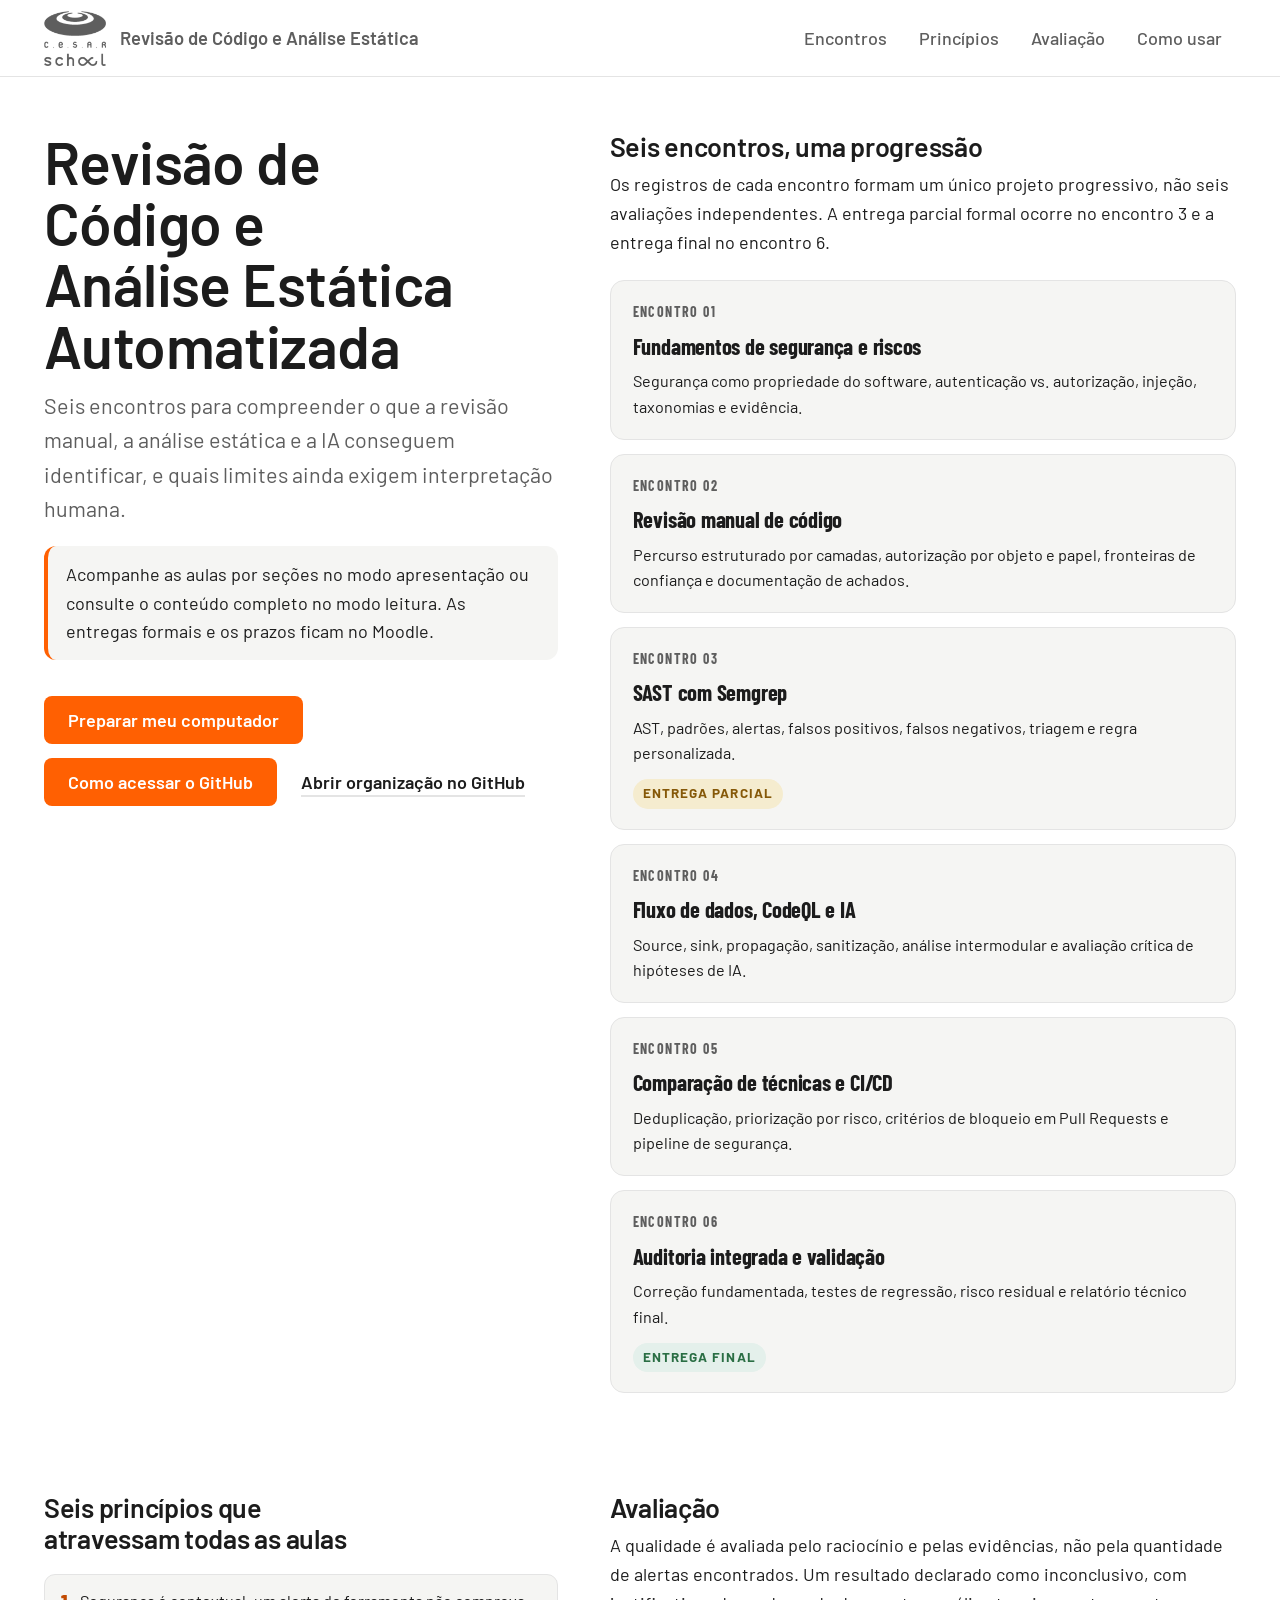
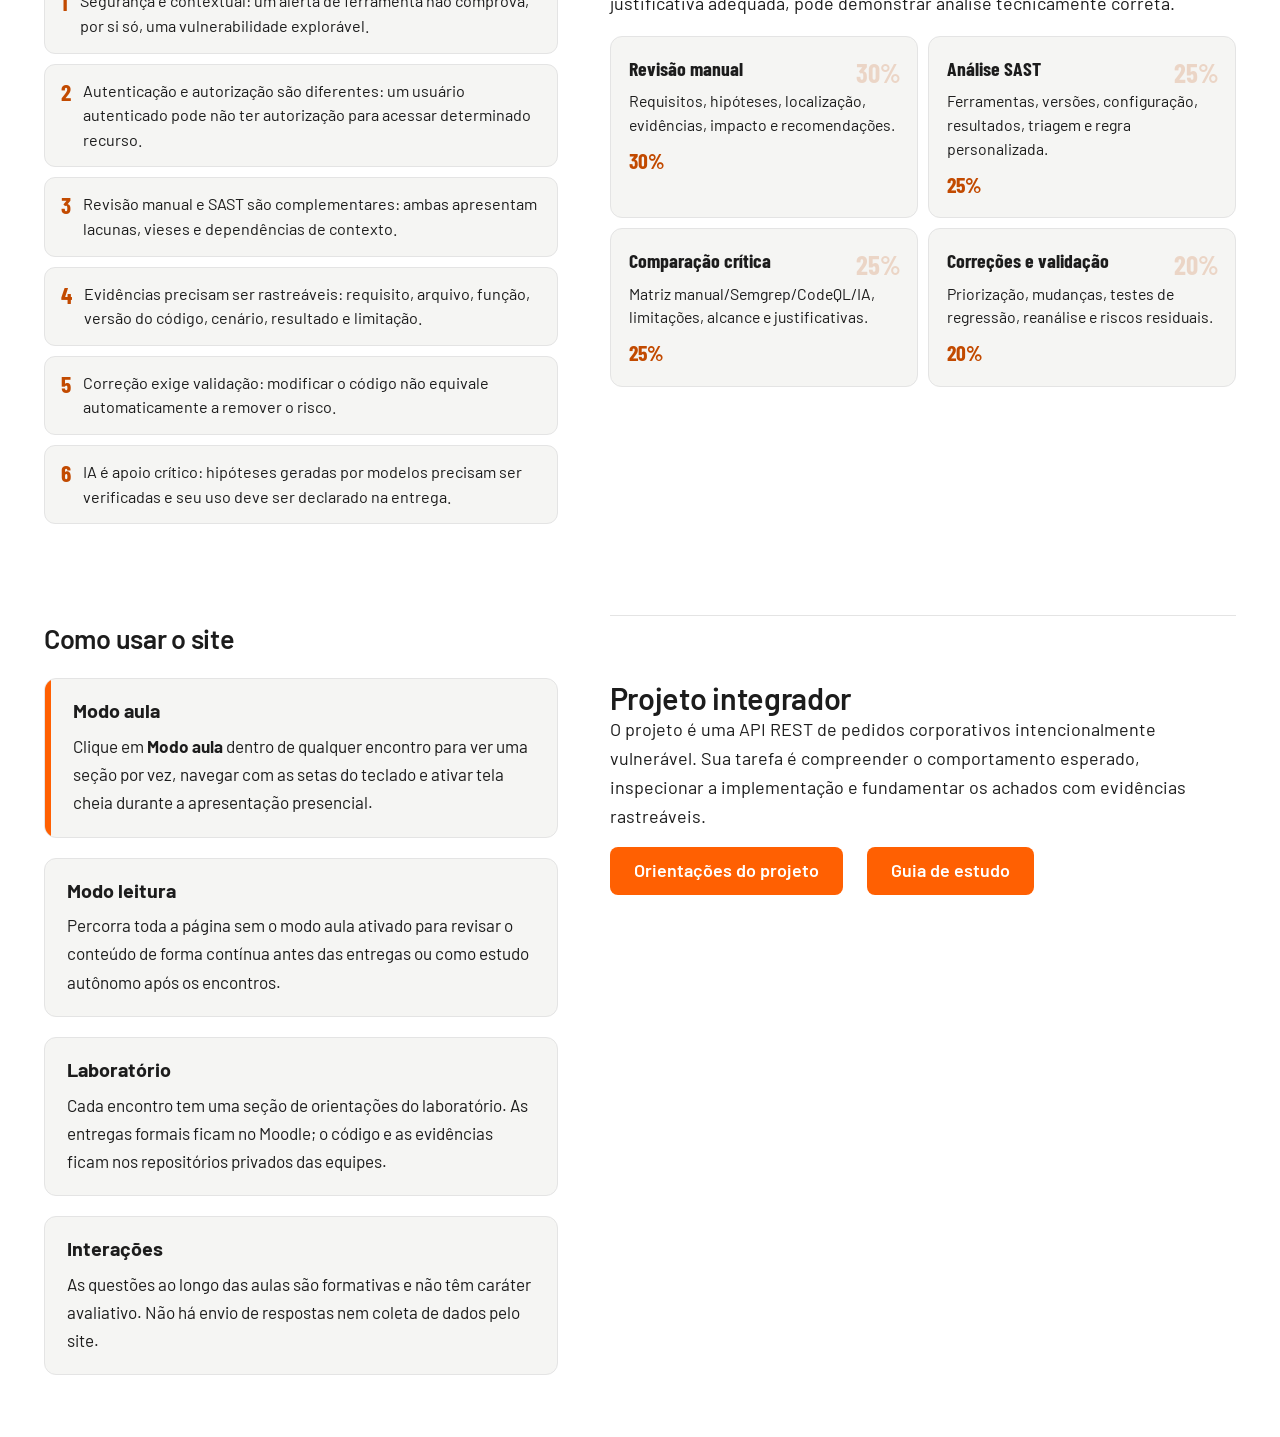
<file: index.html>
<!DOCTYPE html>
<html lang="pt-BR">
<head>
  <meta charset="utf-8"/>
  <meta content="width=device-width,initial-scale=1" name="viewport"/>
  <meta content="#ffffff" name="theme-color"/>
  <link rel="icon" href="assets/favicon.svg" type="image/svg+xml"/>
  <title>Revisão de Código e Análise Estática Automatizada | CESAR School</title>
  <meta name="description" content="Aulas interativas e guia de estudo da Especialização em Cibersegurança da CESAR School"/>
  <link href="https://fonts.googleapis.com" rel="preconnect"/>
  <link crossorigin href="https://fonts.gstatic.com" rel="preconnect"/>
  <link href="https://fonts.googleapis.com/css2?family=Barlow:wght@400;500;600;700&family=Barlow+Condensed:wght@600;700&display=swap" rel="stylesheet"/>
  <link href="assets/css/laura-home.css" rel="stylesheet"/>
  <link href="assets/css/home-adaptacao.css" rel="stylesheet"/>
  <script defer src="assets/js/config.js"></script>
  <script defer src="assets/js/site.js"></script>
  <style>
    /* ── Melhorias visuais da home ── */

    /* Progresso dos encontros: linha numerada */
    .encontros-grid {
      display: grid;
      grid-template-columns: repeat(auto-fill, minmax(min(100%, 310px), 1fr));
      gap: 14px;
      margin-top: 24px;
    }
    .enc-card {
      border: 1.5px solid var(--line, #E0D4C8);
      border-radius: 14px;
      background: var(--surface, #FFFCF8);
      padding: 20px 22px;
      display: flex;
      flex-direction: column;
      gap: 10px;
      text-decoration: none;
      color: inherit;
      transition: border-color .15s, box-shadow .15s;
    }
    .enc-card:hover { border-color: var(--orange, #FF6002); box-shadow: 0 4px 16px rgba(255,96,2,.08); }
    .enc-num {
      font-family: "Barlow Condensed", "Arial Narrow", sans-serif;
      font-size: .78rem;
      font-weight: 700;
      letter-spacing: .1em;
      color: var(--muted, #7D7168);
      text-transform: uppercase;
    }
    .enc-card h3 { font-family: "Barlow Condensed", sans-serif; font-size: 1.25rem; font-weight: 700; margin: 0; line-height: 1.1; }
    .enc-card p  { font-size: .9rem; line-height: 1.55; color: var(--ink, #1C1C1C); margin: 0; }
    .enc-tag {
      display: inline-flex;
      align-items: center;
      gap: 5px;
      font-size: .75rem;
      font-weight: 700;
      letter-spacing: .08em;
      text-transform: uppercase;
      border-radius: 999px;
      padding: 4px 10px;
      background: var(--orange-soft, #FFE7D6);
      color: var(--orange-ink, #B84300);
      margin-top: 4px;
      width: fit-content;
    }
    .enc-tag.tag-entrega { background: var(--warn-soft, #FBEED6); color: var(--warn, #93600F); }
    .enc-tag.tag-final   { background: var(--good-soft, #E2F1E7);  color: var(--good, #2E7A4C); }

    /* Princípios transversais */
    .principles-row {
      display: grid;
      grid-template-columns: repeat(auto-fill, minmax(min(100%, 260px), 1fr));
      gap: 10px;
      margin-top: 20px;
    }
    .prin-item {
      display: flex;
      gap: 12px;
      align-items: flex-start;
      background: var(--surface, #FFFCF8);
      border: 1.5px solid var(--line, #E0D4C8);
      border-radius: 11px;
      padding: 14px 16px;
    }
    .prin-num {
      font-family: "Barlow Condensed", sans-serif;
      font-size: 1.3rem;
      font-weight: 700;
      color: var(--orange-ink, #B84300);
      flex: none;
      line-height: 1;
      margin-top: 2px;
    }
    .prin-item p { font-size: .9rem; line-height: 1.52; margin: 0; color: var(--ink, #1C1C1C); }

    /* Avaliação visual */
    .aval-grid {
      display: grid;
      grid-template-columns: repeat(auto-fill, minmax(min(100%, 230px), 1fr));
      gap: 10px;
      margin-top: 18px;
    }
    .aval-card {
      border-radius: 12px;
      border: 1.5px solid var(--line, #E0D4C8);
      background: var(--surface, #FFFCF8);
      padding: 16px 18px;
      position: relative;
      overflow: hidden;
    }
    .aval-card::after {
      content: attr(data-peso);
      position: absolute;
      top: 14px; right: 16px;
      font-family: "Barlow Condensed", sans-serif;
      font-size: 1.5rem;
      font-weight: 700;
      color: var(--orange-ink, #B84300);
      opacity: .18;
    }
    .aval-card h4 { font-family: "Barlow Condensed", sans-serif; font-size: 1.1rem; margin: 0 0 5px; }
    .aval-card p  { font-size: .88rem; line-height: 1.5; color: var(--ink, #1C1C1C); margin: 0; }
    .aval-peso { font-family: "Barlow Condensed", sans-serif; font-size: 1.2rem; font-weight: 700; color: var(--orange-ink, #B84300); margin-top: 6px; }
  </style>
</head>

<body>
<header class="barra">
  <nav aria-label="Navegação principal" class="wrap">
    <a aria-label="Início" class="marca" href="./">
      <span aria-label="CESAR School" class="logo" role="img"></span>
      <span><b>Revisão de Código e Análise Estática</b></span>
    </a>
    <ul aria-label="Navegação do curso" class="menu">
      <li><a href="#encontros">Encontros</a></li>
      <li><a href="#principios">Princípios</a></li>
      <li><a href="#avaliacao">Avaliação</a></li>
      <li><a href="#como-usar">Como usar</a></li>
    </ul>
  </nav>
</header>

<main>
  <div class="wrap topo">

    <!-- INTRO -->
    <section aria-labelledby="t-disciplina" class="intro">
      <h1 id="t-disciplina">Revisão de Código e Análise Estática Automatizada</h1>
      <p class="lead">Seis encontros para compreender o que a revisão manual, a análise estática e a IA conseguem identificar, e quais limites ainda exigem interpretação humana.</p>
      <p class="home-inline">Acompanhe as aulas por seções no modo apresentação ou consulte o conteúdo completo no modo leitura. As entregas formais e os prazos ficam no Moodle.</p>
      <div class="acoes">
        <a class="btn" href="laboratorio/instalacao.html">Preparar meu computador</a>
        <a class="btn" href="laboratorio/github.html">Como acessar o GitHub</a>
        <a class="link" href="https://github.com/appsec-labs-cesar-school" target="_blank" rel="noopener noreferrer">Abrir organização no GitHub</a>
      </div>
    </section>

    <!-- ENCONTROS -->
    <section id="encontros">
      <h2>Seis encontros, uma progressão</h2>
      <p style="max-width:68ch;margin-top:8px;line-height:1.6">Os registros de cada encontro formam um único projeto progressivo, não seis avaliações independentes. A entrega parcial formal ocorre no encontro 3 e a entrega final no encontro 6.</p>

      <div class="encontros-grid">

        <a class="enc-card" href="aulas/aula-01.html">
          <span class="enc-num">Encontro 01</span>
          <h3>Fundamentos de segurança e riscos</h3>
          <p>Segurança como propriedade do software, autenticação vs. autorização, injeção, taxonomias e evidência.</p>
        </a>

        <a class="enc-card" href="aulas/aula-02.html">
          <span class="enc-num">Encontro 02</span>
          <h3>Revisão manual de código</h3>
          <p>Percurso estruturado por camadas, autorização por objeto e papel, fronteiras de confiança e documentação de achados.</p>
        </a>

        <a class="enc-card" href="aulas/aula-03.html">
          <span class="enc-num">Encontro 03</span>
          <h3>SAST com Semgrep</h3>
          <p>AST, padrões, alertas, falsos positivos, falsos negativos, triagem e regra personalizada.</p>
          <span class="enc-tag tag-entrega">Entrega parcial</span>
        </a>

        <a class="enc-card" href="aulas/aula-04.html">
          <span class="enc-num">Encontro 04</span>
          <h3>Fluxo de dados, CodeQL e IA</h3>
          <p>Source, sink, propagação, sanitização, análise intermodular e avaliação crítica de hipóteses de IA.</p>
        </a>

        <a class="enc-card" href="aulas/aula-05.html">
          <span class="enc-num">Encontro 05</span>
          <h3>Comparação de técnicas e CI/CD</h3>
          <p>Deduplicação, priorização por risco, critérios de bloqueio em Pull Requests e pipeline de segurança.</p>
        </a>

        <a class="enc-card" href="aulas/aula-06.html">
          <span class="enc-num">Encontro 06</span>
          <h3>Auditoria integrada e validação</h3>
          <p>Correção fundamentada, testes de regressão, risco residual e relatório técnico final.</p>
          <span class="enc-tag tag-final">Entrega final</span>
        </a>

      </div>
    </section>

    <!-- PRINCÍPIOS TRANSVERSAIS -->
    <section id="principios" style="margin-top:48px">
      <h2>Seis princípios que atravessam todas as aulas</h2>
      <div class="principles-row">
        <div class="prin-item"><span class="prin-num">1</span><p>Segurança é contextual: um alerta de ferramenta não comprova, por si só, uma vulnerabilidade explorável.</p></div>
        <div class="prin-item"><span class="prin-num">2</span><p>Autenticação e autorização são diferentes: um usuário autenticado pode não ter autorização para acessar determinado recurso.</p></div>
        <div class="prin-item"><span class="prin-num">3</span><p>Revisão manual e SAST são complementares: ambas apresentam lacunas, vieses e dependências de contexto.</p></div>
        <div class="prin-item"><span class="prin-num">4</span><p>Evidências precisam ser rastreáveis: requisito, arquivo, função, versão do código, cenário, resultado e limitação.</p></div>
        <div class="prin-item"><span class="prin-num">5</span><p>Correção exige validação: modificar o código não equivale automaticamente a remover o risco.</p></div>
        <div class="prin-item"><span class="prin-num">6</span><p>IA é apoio crítico: hipóteses geradas por modelos precisam ser verificadas e seu uso deve ser declarado na entrega.</p></div>
      </div>
    </section>

    <!-- AVALIAÇÃO -->
    <section id="avaliacao" style="margin-top:48px">
      <h2>Avaliação</h2>
      <p style="max-width:68ch;margin-top:8px;line-height:1.6">A qualidade é avaliada pelo raciocínio e pelas evidências, não pela quantidade de alertas encontrados. Um resultado declarado como inconclusivo, com justificativa adequada, pode demonstrar análise tecnicamente correta.</p>
      <div class="aval-grid">
        <div class="aval-card" data-peso="30%">
          <h4>Revisão manual</h4>
          <p>Requisitos, hipóteses, localização, evidências, impacto e recomendações.</p>
          <div class="aval-peso">30%</div>
        </div>
        <div class="aval-card" data-peso="25%">
          <h4>Análise SAST</h4>
          <p>Ferramentas, versões, configuração, resultados, triagem e regra personalizada.</p>
          <div class="aval-peso">25%</div>
        </div>
        <div class="aval-card" data-peso="25%">
          <h4>Comparação crítica</h4>
          <p>Matriz manual/Semgrep/CodeQL/IA, limitações, alcance e justificativas.</p>
          <div class="aval-peso">25%</div>
        </div>
        <div class="aval-card" data-peso="20%">
          <h4>Correções e validação</h4>
          <p>Priorização, mudanças, testes de regressão, reanálise e riscos residuais.</p>
          <div class="aval-peso">20%</div>
        </div>
      </div>
    </section>

    <!-- COMO USAR -->
    <section id="como-usar" style="margin-top:48px">
      <h2>Como usar o site</h2>
      <div class="grade2" style="margin-top:24px">
        <div class="cartao barra">
          <h3>Modo aula</h3>
          <p>Clique em <strong>Modo aula</strong> dentro de qualquer encontro para ver uma seção por vez, navegar com as setas do teclado e ativar tela cheia durante a apresentação presencial.</p>
        </div>
        <div class="cartao">
          <h3>Modo leitura</h3>
          <p>Percorra toda a página sem o modo aula ativado para revisar o conteúdo de forma contínua antes das entregas ou como estudo autônomo após os encontros.</p>
        </div>
        <div class="cartao">
          <h3>Laboratório</h3>
          <p>Cada encontro tem uma seção de orientações do laboratório. As entregas formais ficam no Moodle; o código e as evidências ficam nos repositórios privados das equipes.</p>
        </div>
        <div class="cartao">
          <h3>Interações</h3>
          <p>As questões ao longo das aulas são formativas e não têm caráter avaliativo. Não há envio de respostas nem coleta de dados pelo site.</p>
        </div>
      </div>
    </section>

    <!-- ACESSO AO LABORATÓRIO -->
    <section class="secao" style="margin-top:40px">
      <h2>Projeto integrador</h2>
      <p>O projeto é uma API REST de pedidos corporativos intencionalmente vulnerável. Sua tarefa é compreender o comportamento esperado, inspecionar a implementação e fundamentar os achados com evidências rastreáveis.</p>
      <div class="acoes" style="margin-top:16px">
        <a class="btn" href="laboratorio/index.html">Orientações do projeto</a>
        <a class="btn" href="guia/index.html">Guia de estudo</a>
      </div>
    </section>

  </div>
</main>
</body>
</html>
</file>
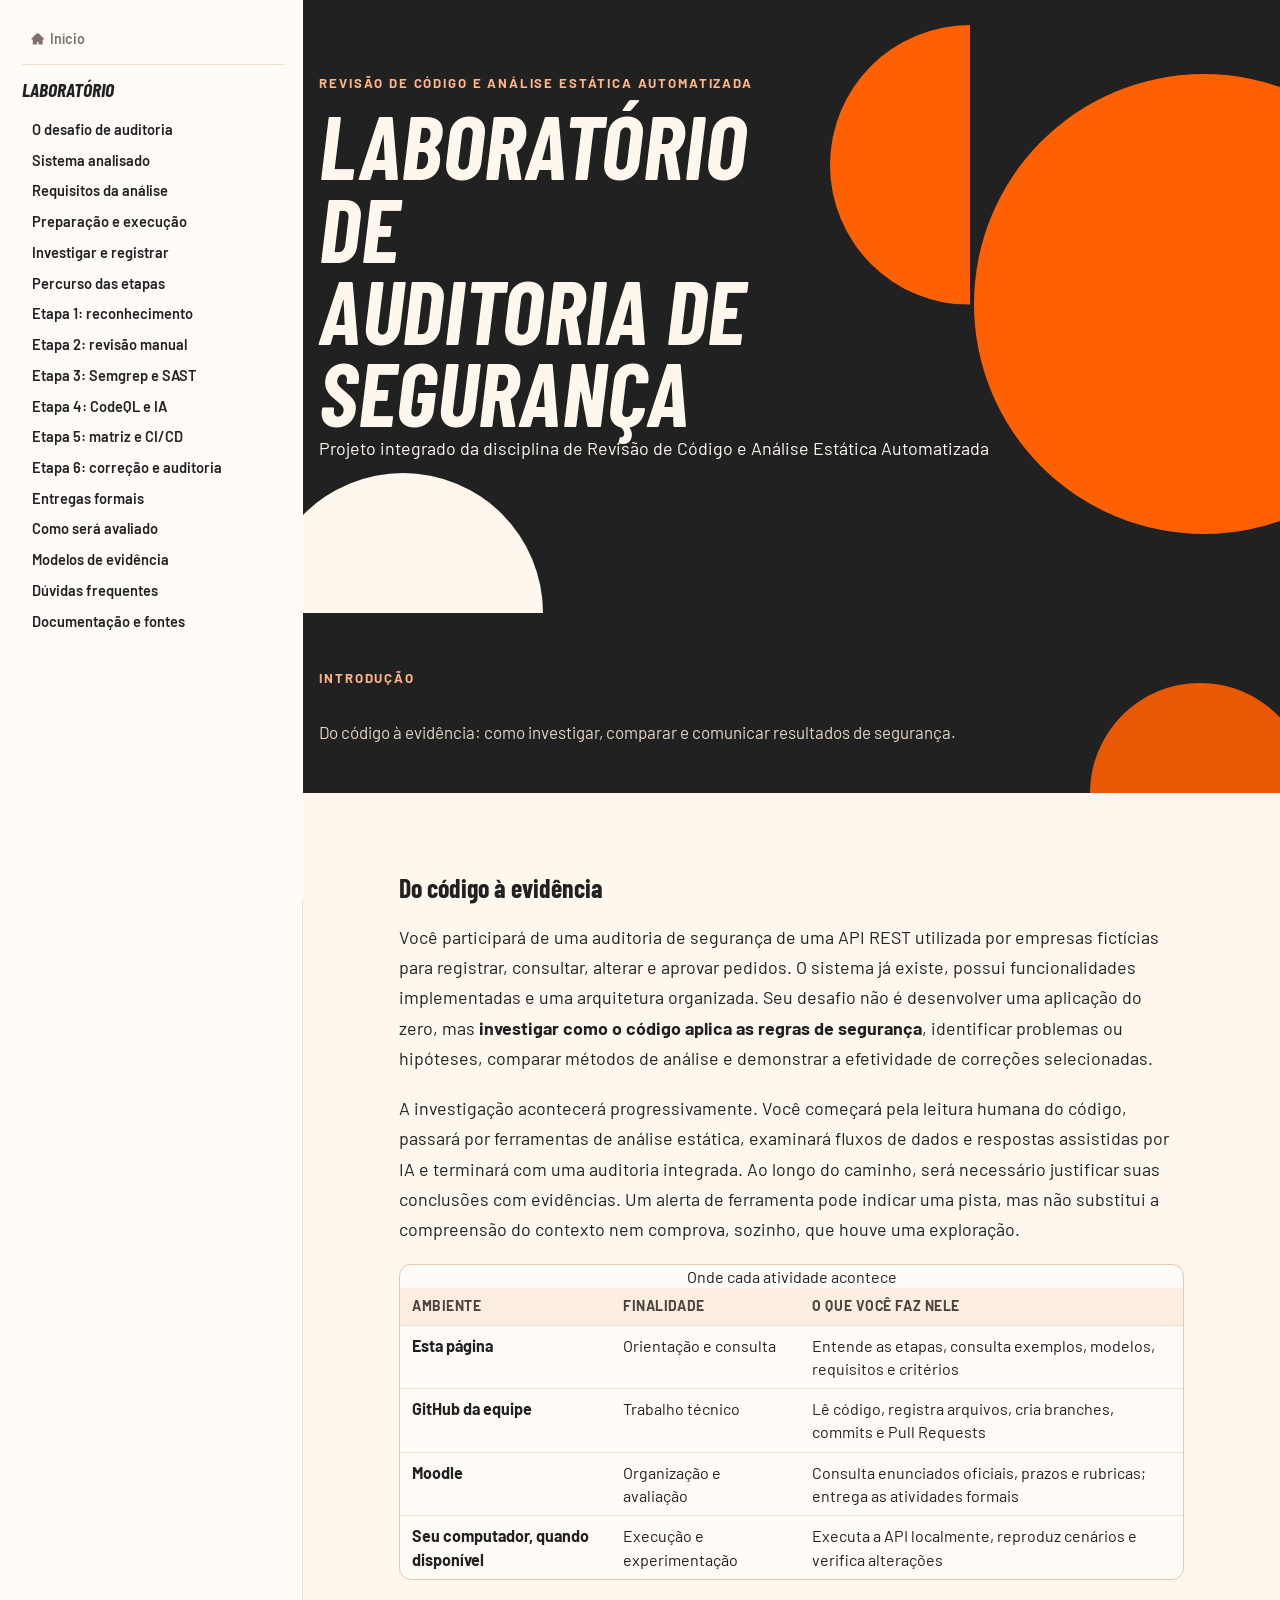
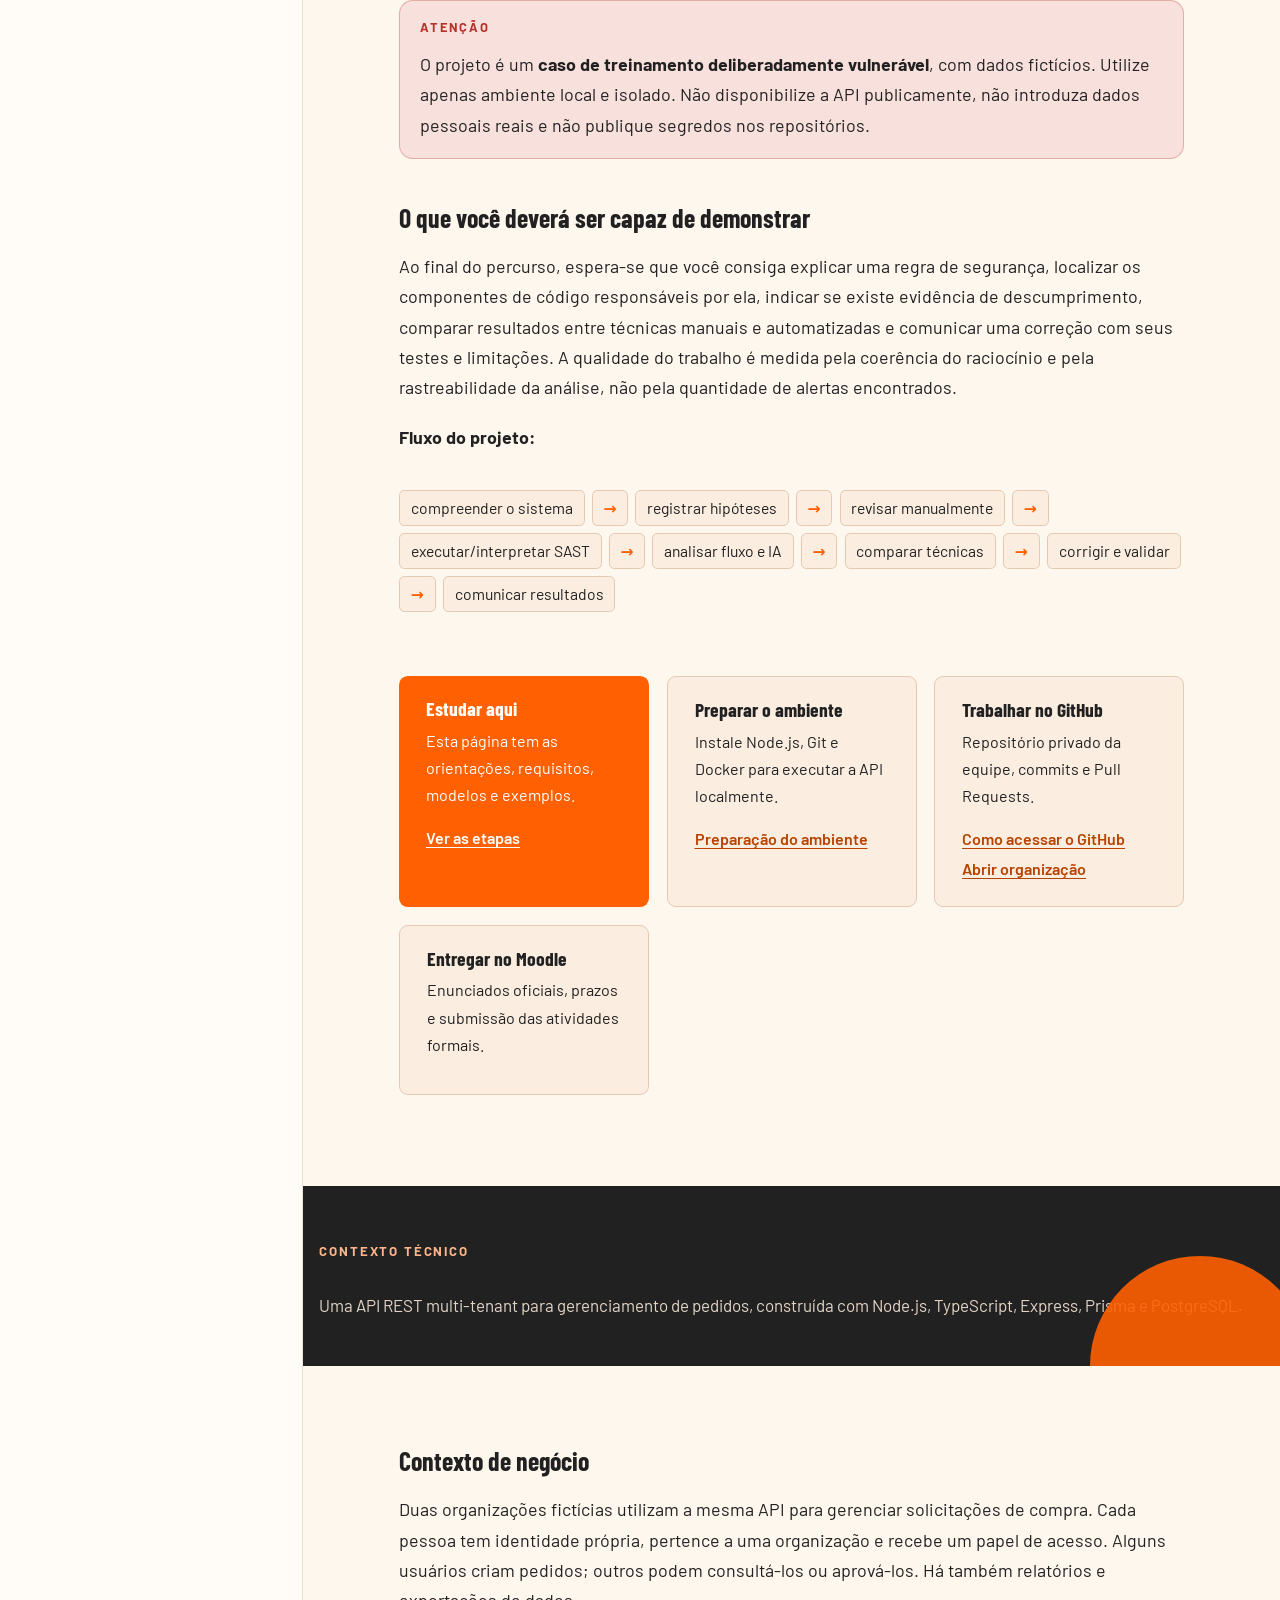
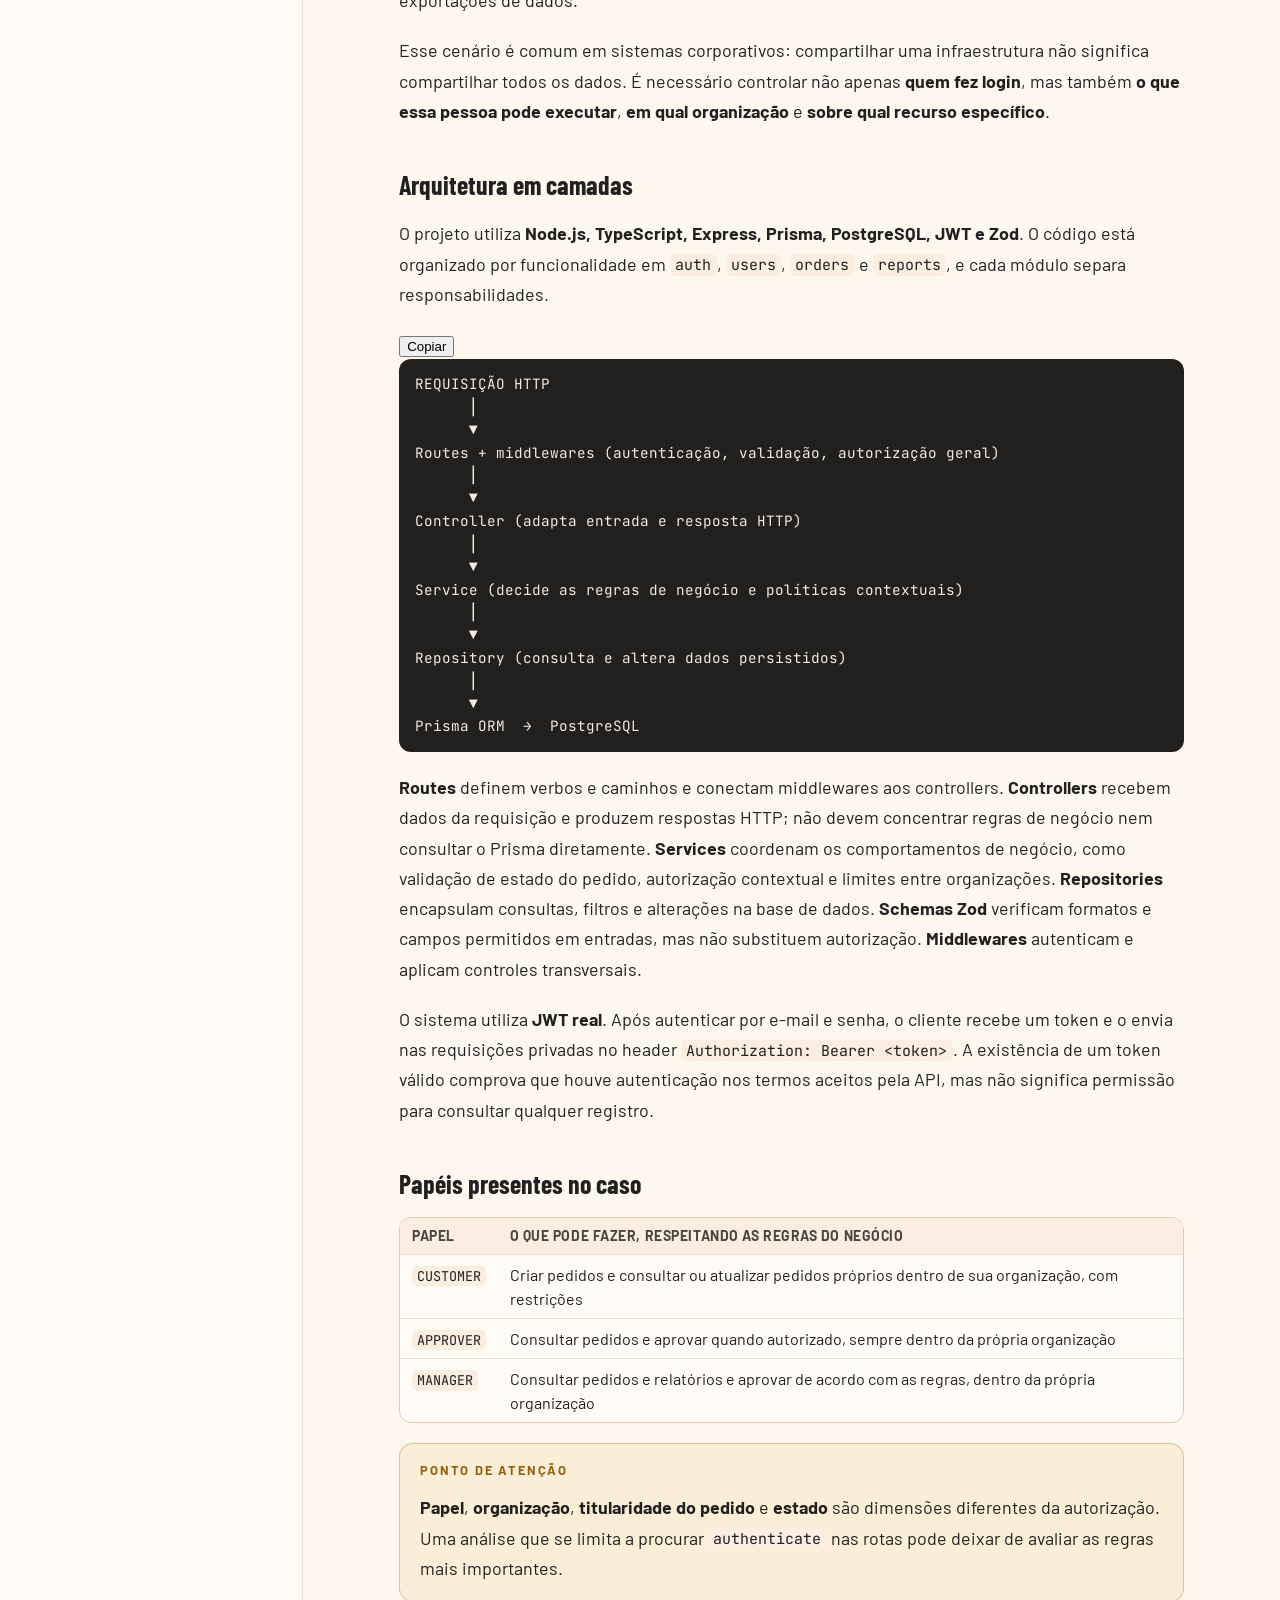
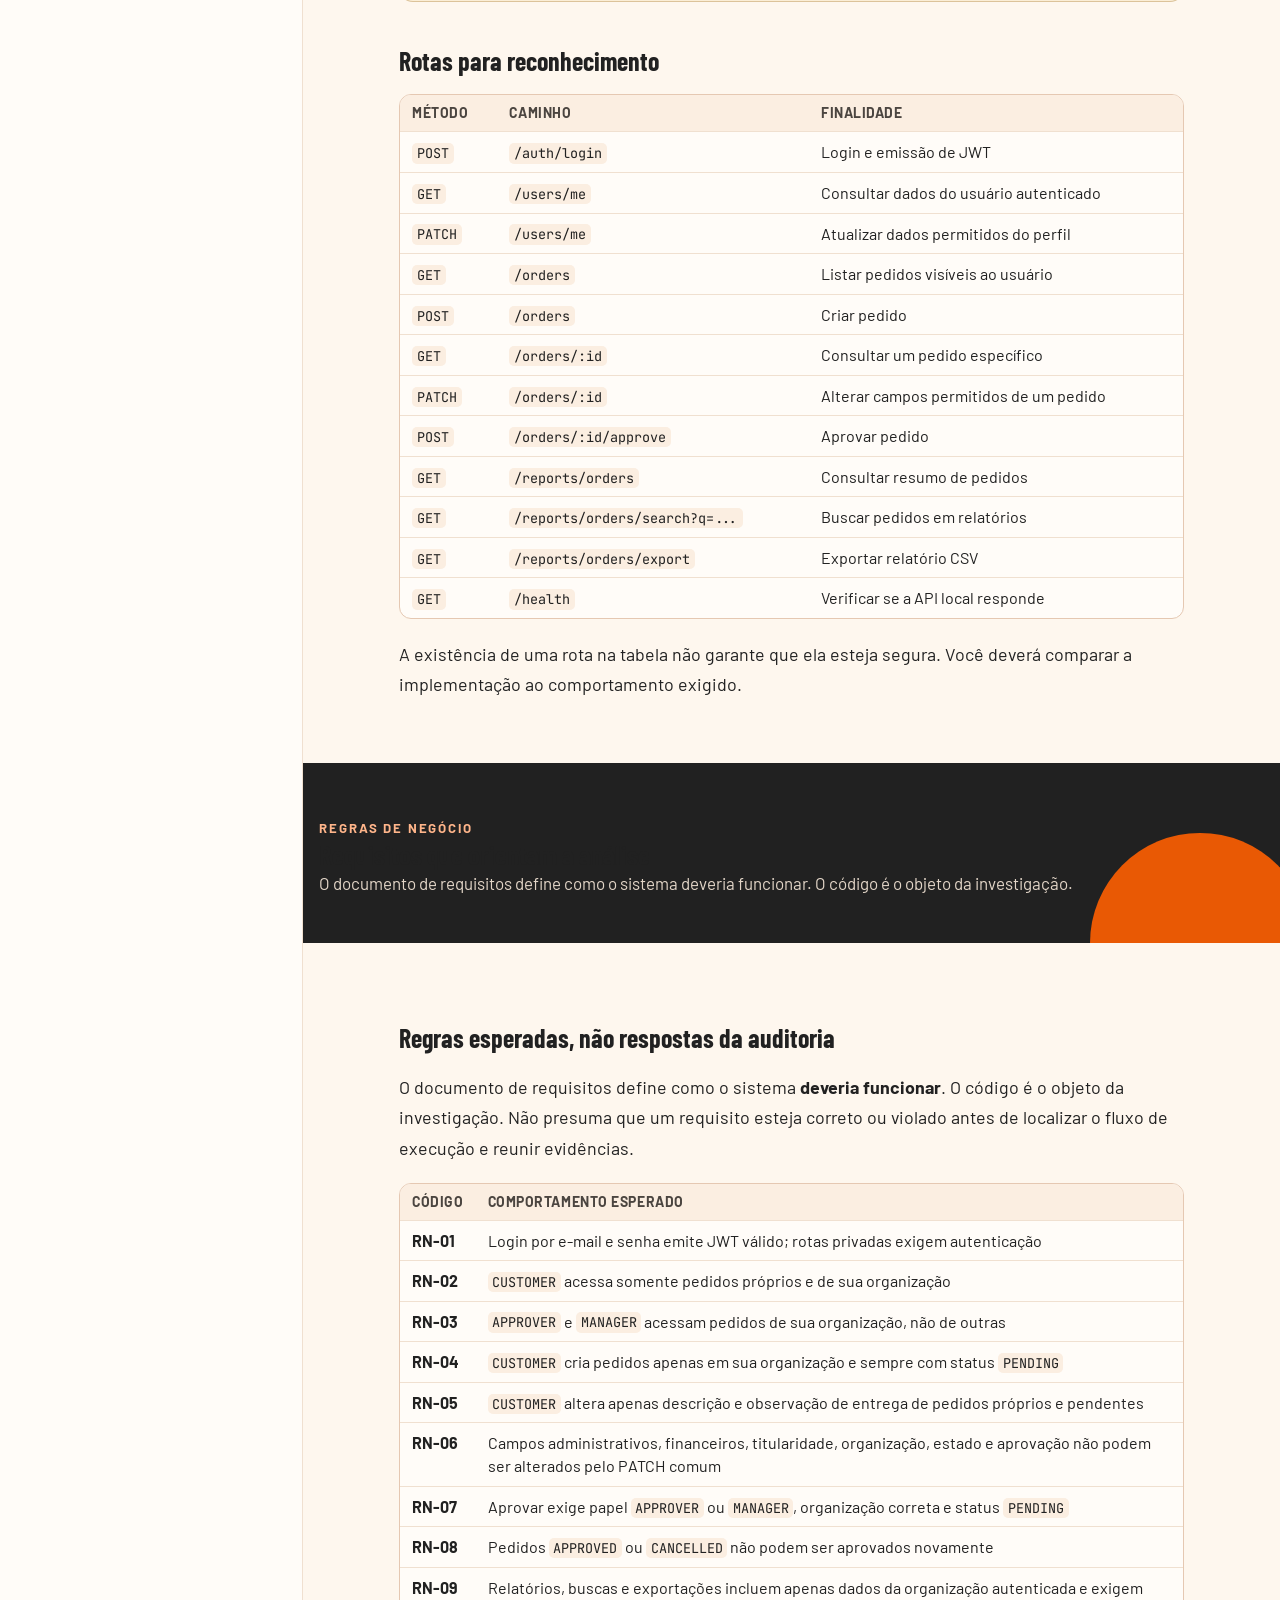
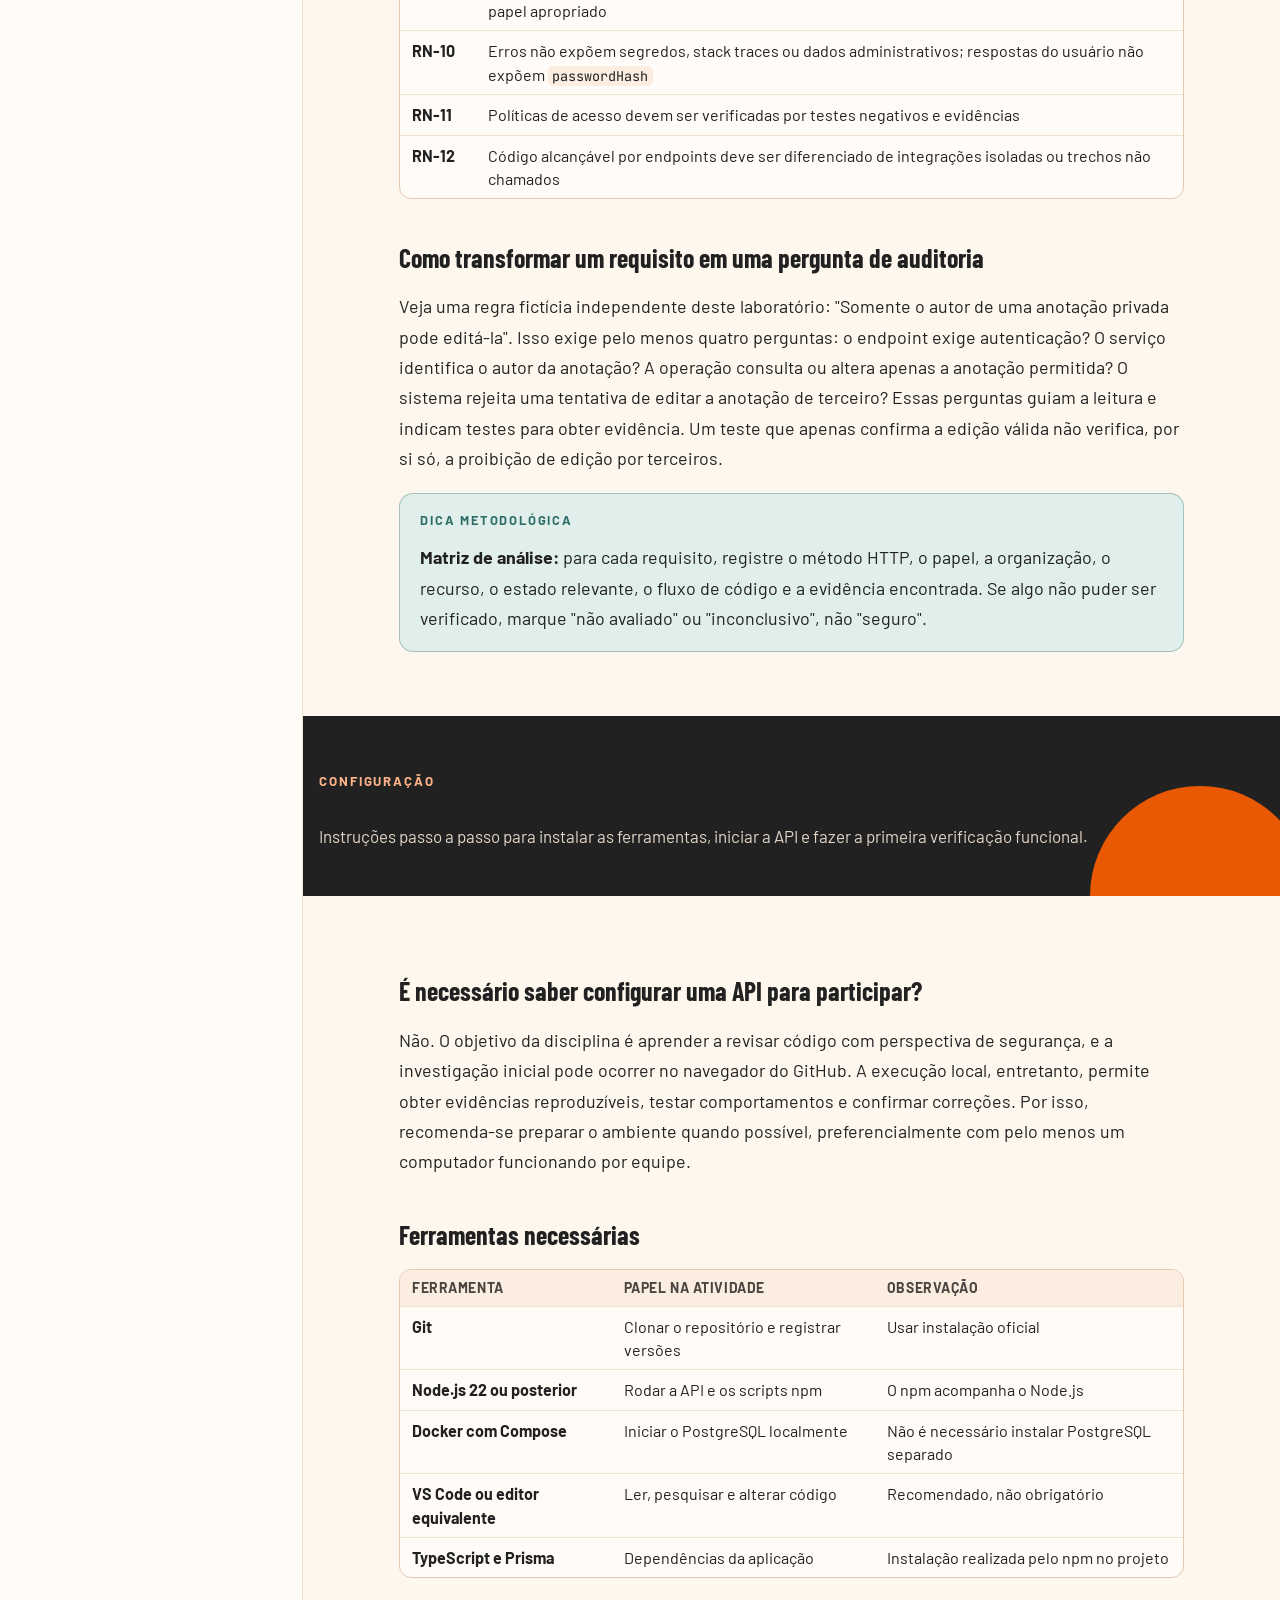
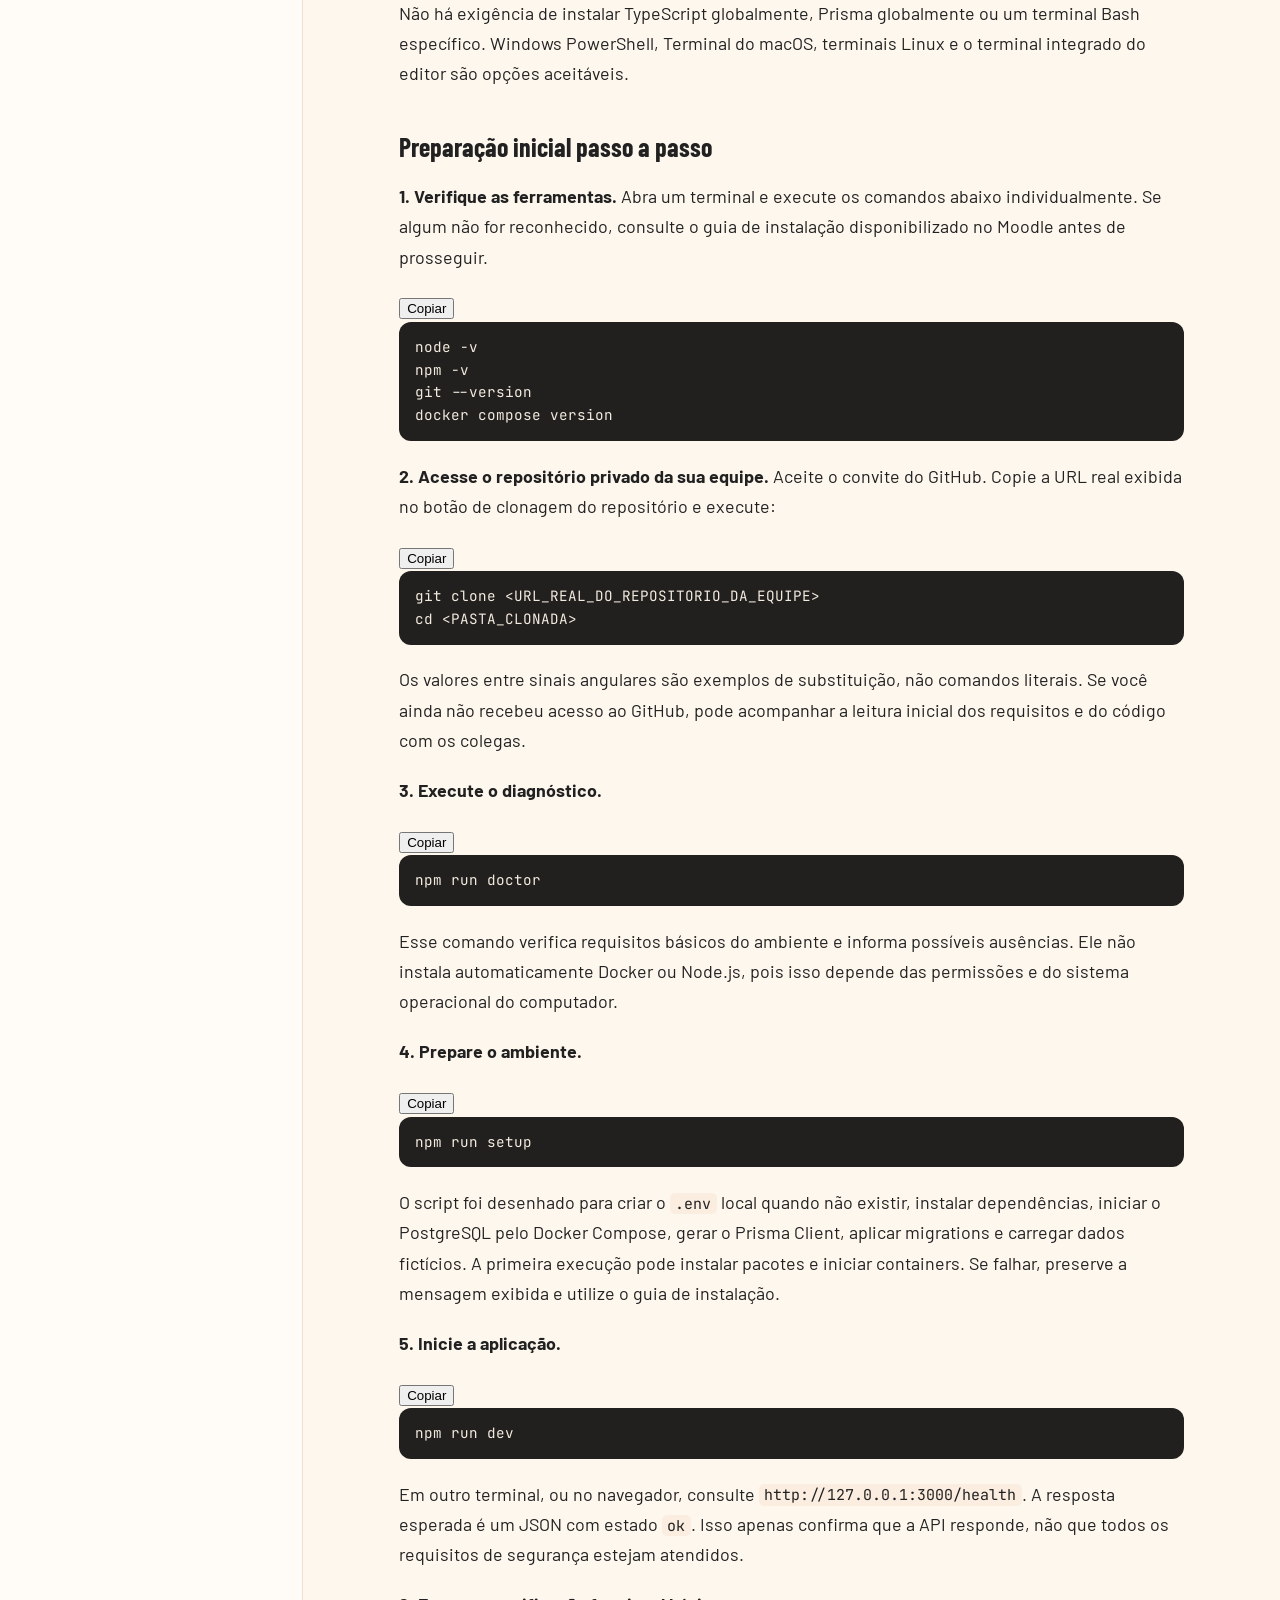
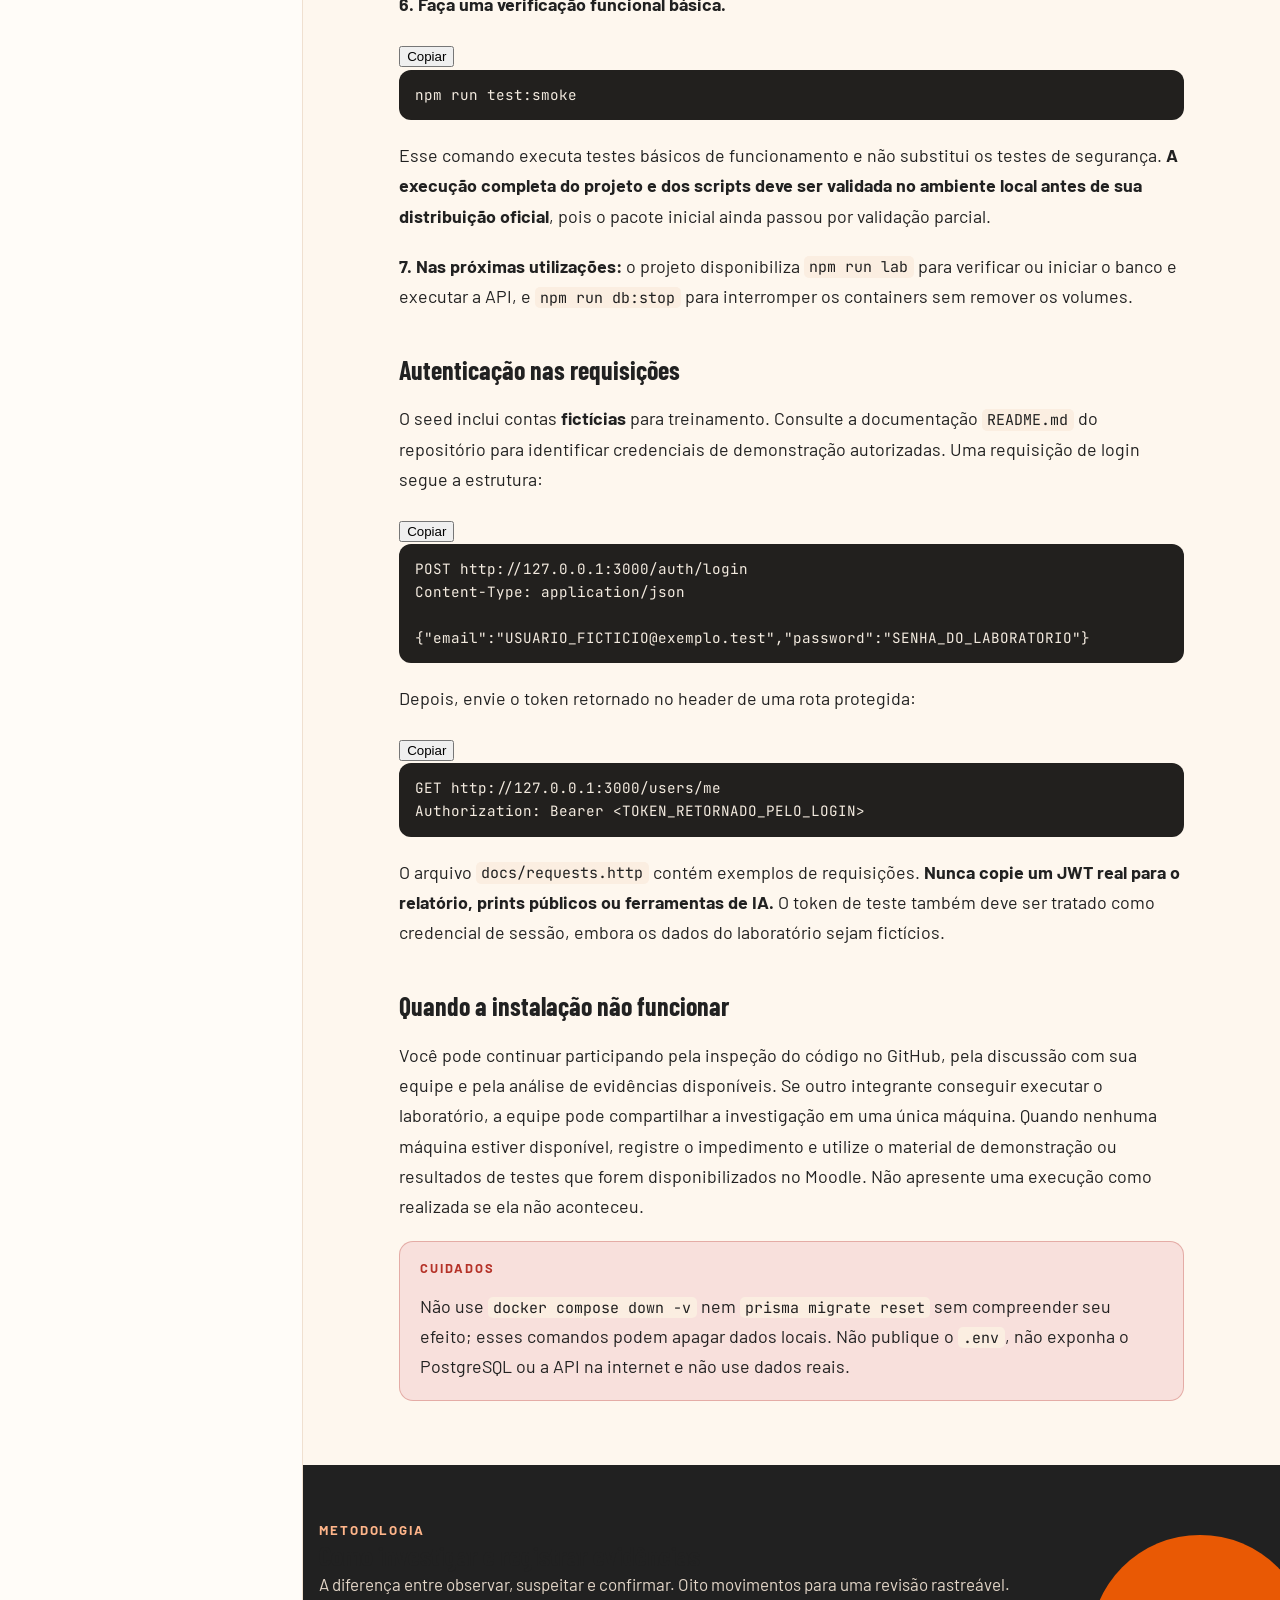
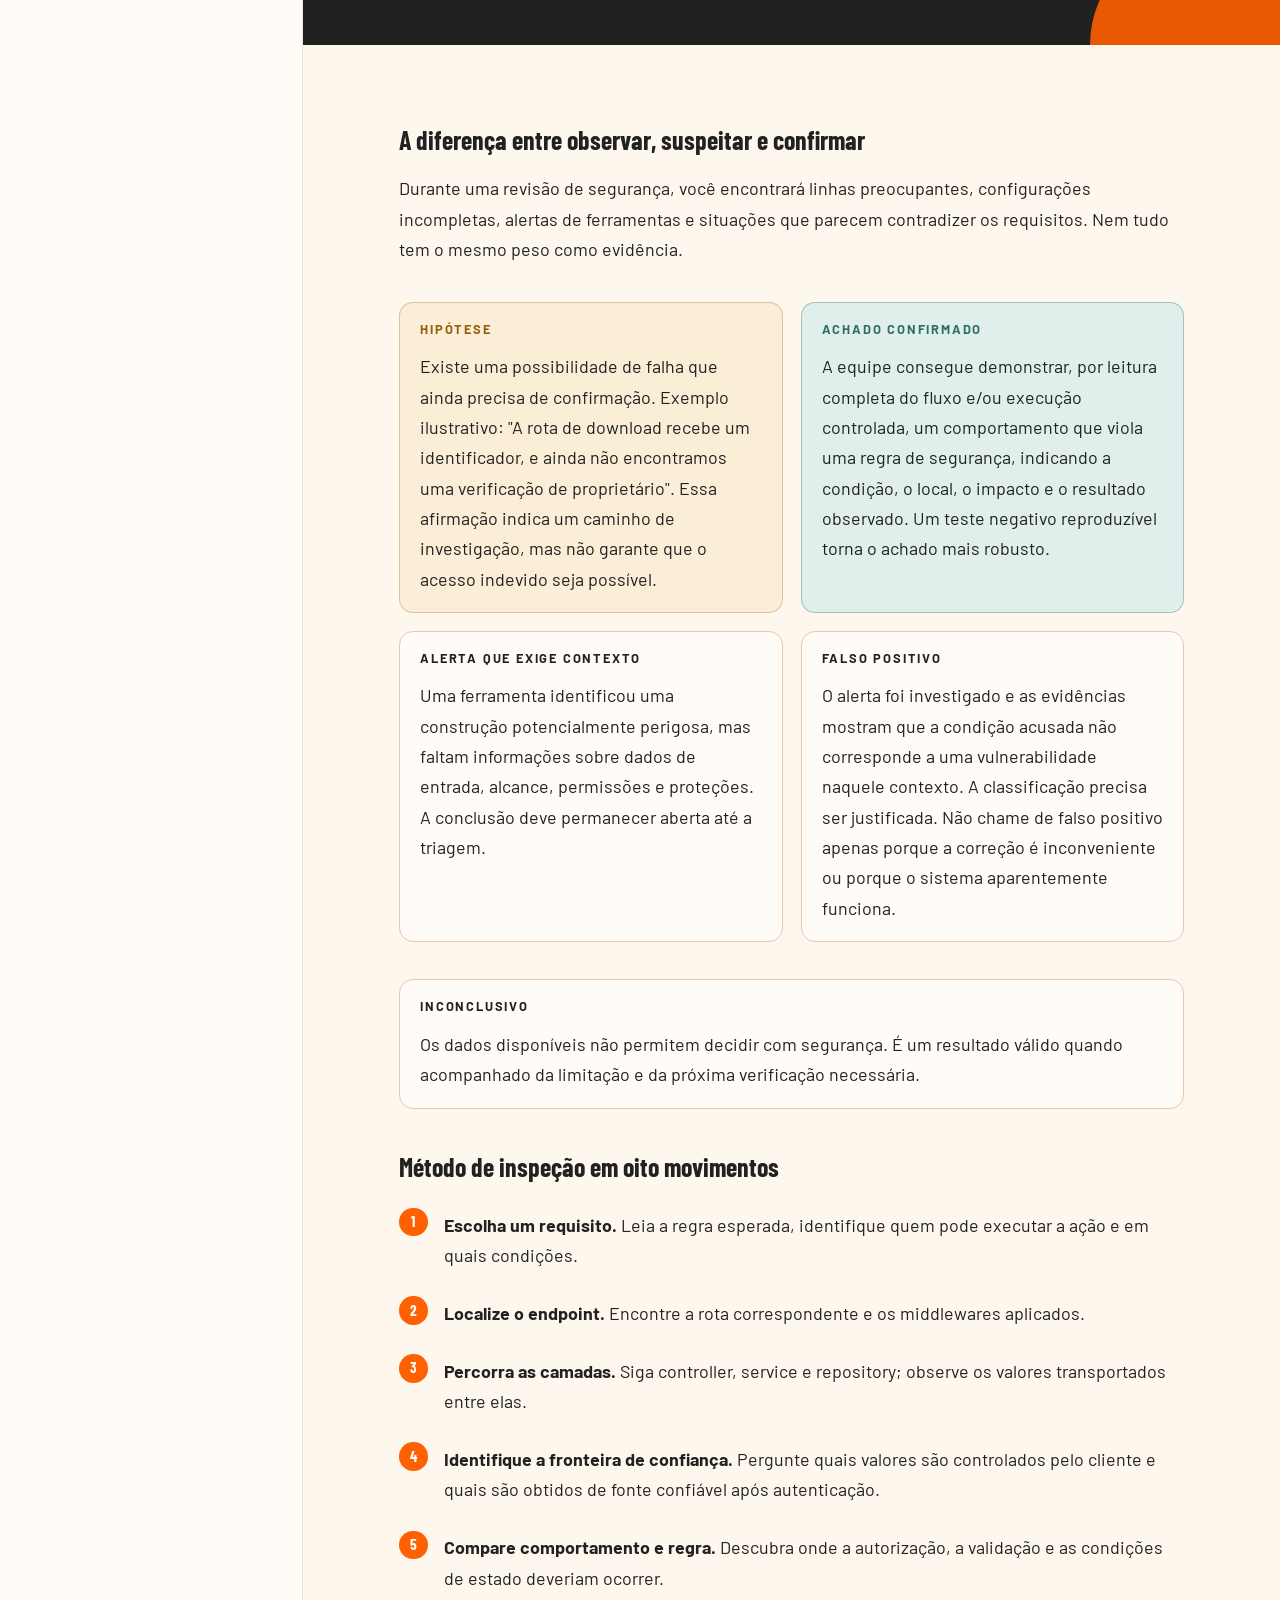
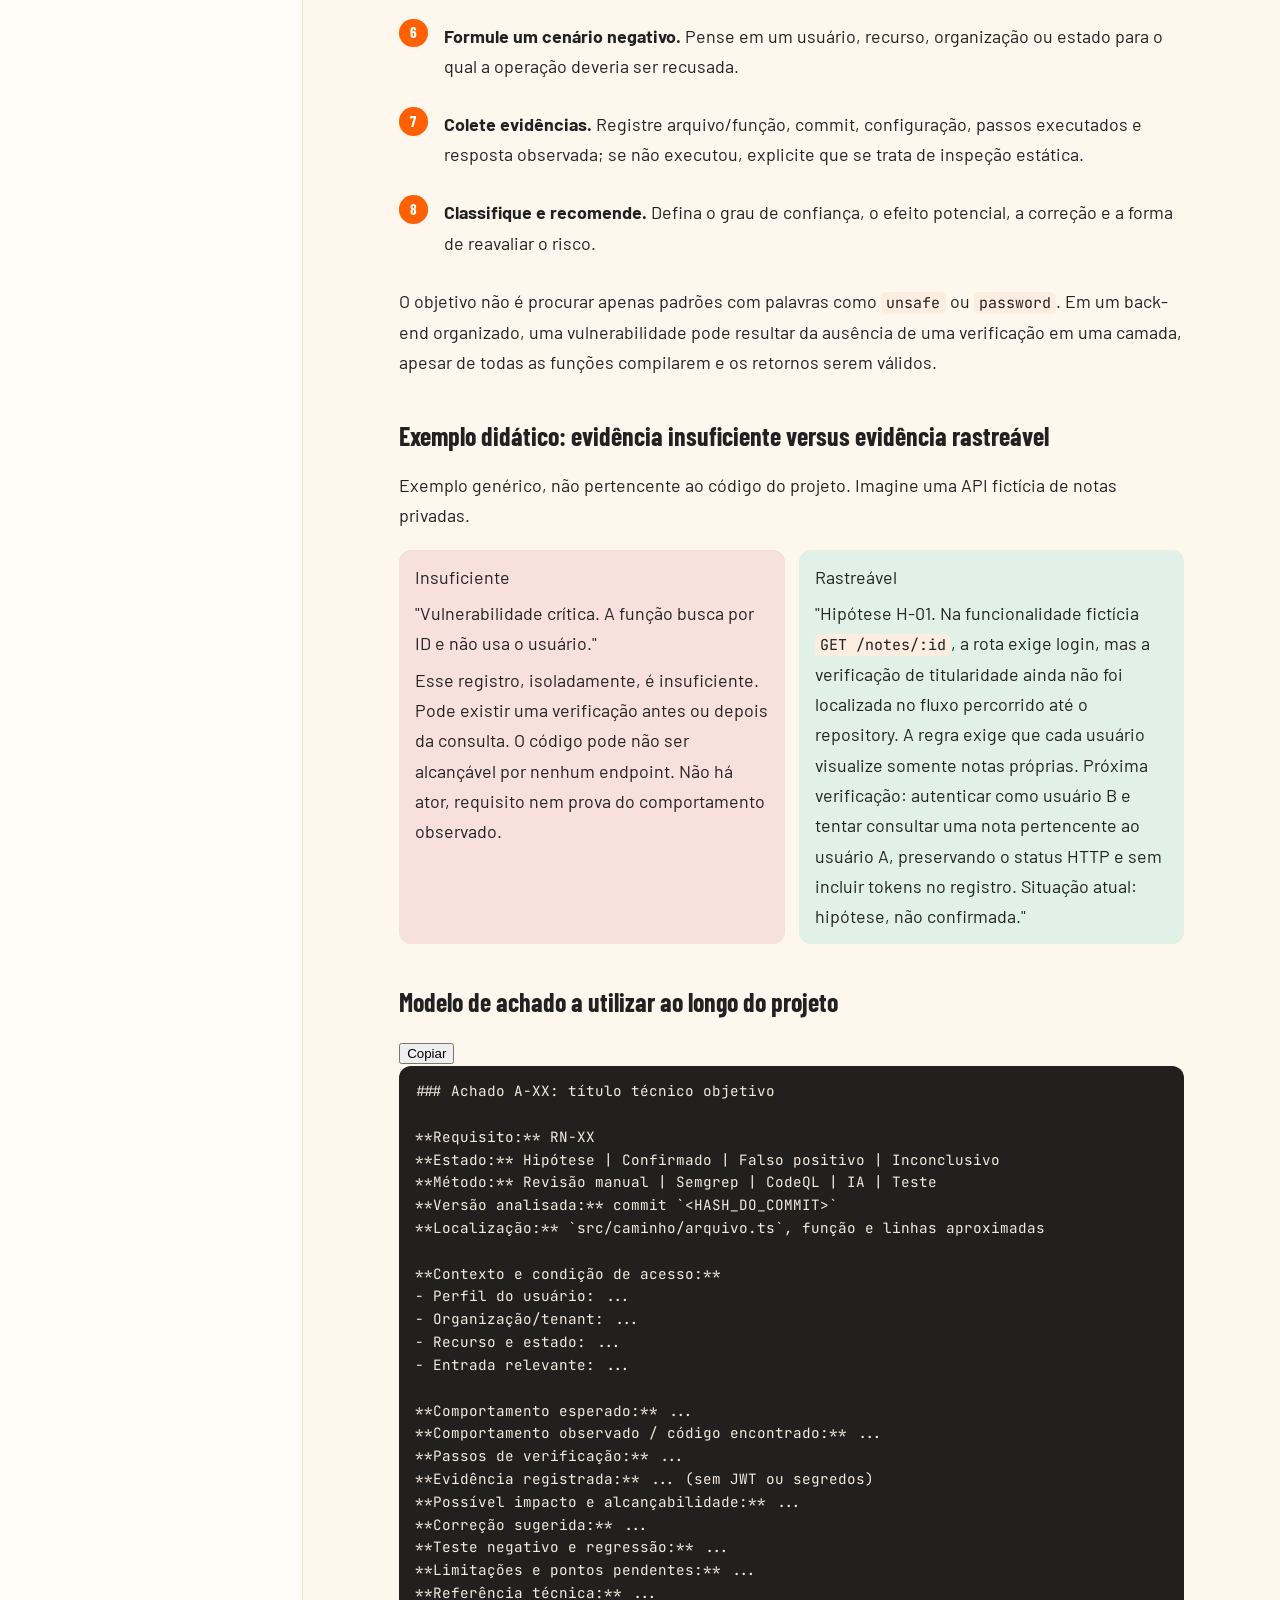
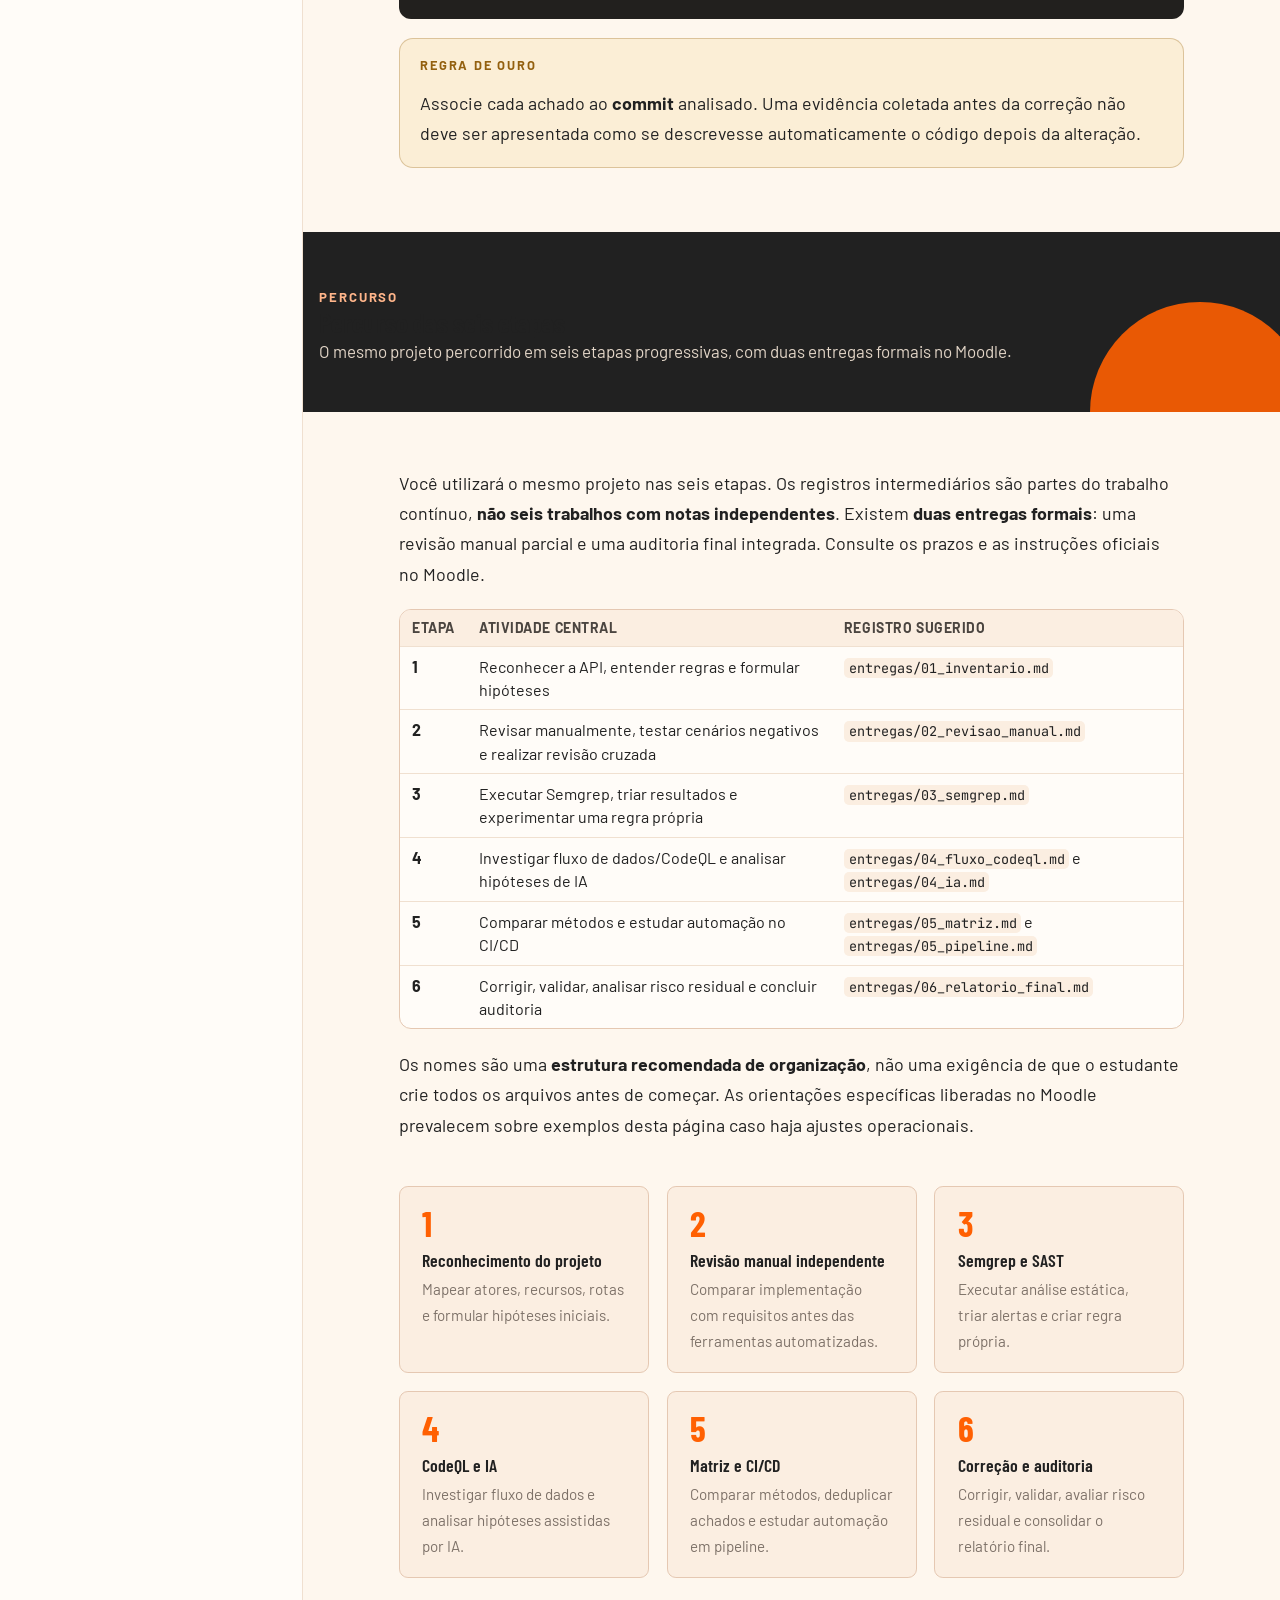
<file: laboratorio/index.html>
<!DOCTYPE html>
<html lang="pt-BR">
<head>
  <meta charset="UTF-8">
  <meta name="viewport" content="width=device-width, initial-scale=1.0">
  <link rel="icon" href="../assets/favicon.svg" type="image/svg+xml">
  <title>Laboratório de Auditoria — Revisão de Código e Análise Estática</title>
  <link rel="preconnect" href="https://fonts.googleapis.com">
  <link href="https://fonts.googleapis.com/css2?family=Barlow+Condensed:ital,wght@0,400;0,600;0,700;1,700&family=Barlow:wght@400;600;700&family=JetBrains+Mono:wght@400;700&display=swap" rel="stylesheet">
  <link rel="stylesheet" href="../assets/css/laura-guia.css">
  <style>
    .destinos { display: grid; grid-template-columns: repeat(auto-fit, minmax(200px, 1fr)); gap: 1rem; margin: 1.5rem 0; }
    .destino-card { border-radius: .5rem; padding: 1.25rem 1.5rem; }
    .destino-card.primario { background: var(--orange); color: #fff; }
    .destino-card.primario h3 { color: #fff; }
    .destino-card.secundario { background: var(--sunk); border: 1px solid var(--line); }
    .destino-card h3 { font-family: var(--f-disp); font-size: 1.1rem; font-weight: 700; margin: 0 0 .4rem; }
    .destino-card p { margin: 0 0 .75rem; font-size: .9rem; }
    .destino-card a { font-weight: 600; font-size: .9rem; }
    .destino-card.primario a { color: #fff; }
    .etapas-grid { display: grid; grid-template-columns: repeat(auto-fit, minmax(220px, 1fr)); gap: 1rem; margin: 1.5rem 0; }
    .etapa-card { background: var(--sunk); border: 1px solid var(--line); border-radius: .5rem; padding: 1rem 1.25rem; text-decoration: none; color: inherit; display: block; transition: border-color .15s; }
    .etapa-card:hover { border-color: var(--orange); }
    .etapa-card .num-etapa { font-family: var(--f-disp); font-size: 2rem; font-weight: 700; color: var(--orange); line-height: 1; }
    .etapa-card h3 { font-family: var(--f-disp); font-size: 1rem; font-weight: 600; margin: .3rem 0 .4rem; }
    .etapa-card p { font-size: .85rem; color: var(--muted); margin: 0; }
    .passos { counter-reset: passo; padding: 0; }
    .passos > li { counter-increment: passo; list-style: none; padding: .5rem 0 .5rem 2.5rem; position: relative; }
    .passos > li::before { content: counter(passo); position: absolute; left: 0; top: .4rem; width: 1.6rem; height: 1.6rem; background: var(--orange); color: #fff; border-radius: 50%; font-family: var(--f-disp); font-weight: 700; font-size: .85rem; display: flex; align-items: center; justify-content: center; }
    .duvidas-lista { list-style: none; padding: 0; }
    .duvidas-lista details { border: 1px solid var(--line); border-radius: .4rem; margin-bottom: .5rem; }
    .duvidas-lista summary { font-weight: 600; padding: .85rem 1rem; cursor: pointer; list-style: none; display: flex; justify-content: space-between; align-items: center; }
    .duvidas-lista summary::-webkit-details-marker { display: none; }
    .duvidas-lista summary::after { content: '+'; font-size: 1.2rem; color: var(--orange); font-weight: 700; flex-shrink: 0; }
    .duvidas-lista details[open] summary::after { content: '−'; }
    .duvidas-lista details > *:not(summary) { padding: 0 1rem 1rem; }
    .rubrica-total { background: var(--orange-soft); font-weight: 700; }
    .entregas-duas { display: grid; grid-template-columns: 1fr 1fr; gap: 1.5rem; margin: 1.5rem 0; }
    @media (max-width: 700px) { .entregas-duas { grid-template-columns: 1fr; } }
    .entrega-card { border: 2px solid var(--line); border-radius: .5rem; padding: 1.5rem; }
    .entrega-card.destaque-entrega { border-color: var(--orange); }
    .entrega-card h3 { font-family: var(--f-disp); font-size: 1.15rem; margin: 0 0 .75rem; }
    .entrega-card ol { padding-left: 1.25rem; }
    .entrega-card li { margin-bottom: .4rem; font-size: .9rem; }
    .fluxo-projeto { display: flex; flex-wrap: wrap; gap: .4rem; align-items: center; margin: 1rem 0; font-size: .88rem; }
    .fluxo-projeto span { background: var(--sunk); border: 1px solid var(--line); border-radius: .3rem; padding: .2rem .6rem; white-space: nowrap; }
    .fluxo-projeto .seta { color: var(--orange); font-weight: 700; }
    .tipos-evidencia { display: grid; grid-template-columns: 1fr 1fr; gap: 1rem; margin: 1rem 0; }
    @media (max-width: 600px) { .tipos-evidencia { grid-template-columns: 1fr; } }
    /* Etapa 3: accordions */
    .e3-steps { margin: 1.25rem 0; }
    .e3-step { border: 1px solid var(--line); border-radius: .5rem; margin-bottom: .4rem; }
    .e3-step > summary { font-weight: 600; padding: .8rem 1rem; cursor: pointer; list-style: none; display: flex; align-items: center; gap: .65rem; }
    .e3-step > summary::-webkit-details-marker { display: none; }
    .e3-num { display: inline-flex; align-items: center; justify-content: center; width: 1.4rem; height: 1.4rem; border-radius: 50%; background: var(--orange); color: #fff; font-family: var(--f-disp); font-size: .72rem; font-weight: 700; flex-shrink: 0; }
    .e3-step > summary::after { content: '+'; font-size: 1.1rem; color: var(--orange); font-weight: 700; margin-left: auto; flex-shrink: 0; }
    .e3-step[open] > summary::after { content: '\2212'; }
    .e3-corpo { padding: .25rem 1rem 1rem 3rem; }
    .e3-corpo h4 { font-family: var(--f-disp); font-size: .95rem; font-weight: 700; margin: .9rem 0 .35rem; color: var(--ink); }
    .e3-corpo p { margin: 0 0 .65rem; }
    .e3-corpo p:last-child { margin-bottom: 0; }
    .e3-corpo ul, .e3-corpo ol { padding-left: 1.25rem; margin: .35rem 0 .65rem; }
    .e3-corpo li { margin-bottom: .3rem; font-size: .9rem; }
    .e3-corpo .table-wrap { overflow-x: auto; margin: .5rem 0 .75rem; }
    .e3-corpo table { width: 100%; border-collapse: collapse; font-size: .86rem; min-width: 480px; }
    .e3-corpo th { background: var(--sunk); font-weight: 700; padding: .45rem .65rem; text-align: left; border: 1px solid var(--line); }
    .e3-corpo td { padding: .4rem .65rem; border: 1px solid var(--line); vertical-align: top; line-height: 1.4; }
    /* OS selector */
    .os-sel { display: flex; gap: .4rem; margin: .75rem 0 .5rem; flex-wrap: wrap; }
    .os-btn { background: var(--sunk); border: 1.5px solid var(--line); border-radius: .35rem; padding: .35rem .75rem; font: inherit; font-size: .82rem; font-weight: 600; cursor: pointer; color: var(--ink-2); transition: border-color .15s, background .15s; }
    .os-btn.ativo { background: var(--orange-soft); border-color: var(--orange); color: var(--orange-ink); }
    .e3-corpo .pre-wrap { margin: .4rem 0; }
    /* criteria list */
    .e3-criterios { list-style: none; padding: 0; margin: .75rem 0; counter-reset: crit; }
    .e3-criterios li { counter-increment: crit; padding: .5rem 0 .5rem 2.2rem; position: relative; border-bottom: 1px solid var(--line); font-size: .9rem; }
    .e3-criterios li:last-child { border-bottom: none; }
    .e3-criterios li::before { content: counter(crit); position: absolute; left: 0; top: .4rem; width: 1.4rem; height: 1.4rem; background: var(--sunk); border: 1px solid var(--line); border-radius: 50%; font-family: var(--f-disp); font-weight: 700; font-size: .72rem; display: flex; align-items: center; justify-content: center; color: var(--orange-ink); }
    @media (max-width: 600px) { .e3-corpo { padding-left: .75rem; } }
    /* File download card */
    .arq-dl-card { border: 1.5px solid var(--line); border-radius: .5rem; padding: .65rem .9rem .75rem; margin: .5rem 0; background: var(--surface); }
    .arq-dl-hd { display: flex; align-items: center; gap: .75rem; flex-wrap: wrap; margin-bottom: .3rem; }
    .arq-dl-nome { font-family: var(--f-mono); font-size: .82rem; font-weight: 700; color: var(--orange-ink); }
    .arq-dl-desc { font-size: .86rem; color: var(--ink-2); margin: 0 0 .5rem; line-height: 1.5; }
    .arq-dl-desc code { font-family: var(--f-mono); font-size: .85em; background: var(--sunk); padding: .1rem .3rem; border-radius: .2rem; color: var(--orange-ink); }
    /* Download controls */
    .dl-controls { display: flex; gap: .3rem; justify-content: flex-end; margin: 0 0 .3rem; }
    .dl-btn { background: var(--sunk); border: 1.5px solid var(--line); border-radius: .3rem; padding: 0; width: 28px; height: 28px; cursor: pointer; color: var(--ink-2); text-decoration: none; display: inline-flex; align-items: center; justify-content: center; flex-shrink: 0; transition: border-color .15s, background .15s, color .15s; }
    .dl-btn:hover { border-color: var(--orange); background: var(--orange-soft); color: var(--orange-ink); }
    .dl-btn svg { pointer-events: none; }
    .dl-preview { display: block; background: var(--sunk); border: 1px solid var(--line); border-radius: .4rem; padding: .6rem .9rem; margin: 0; font-size: .78rem; font-family: var(--f-mono); white-space: pre-wrap; overflow-x: auto; max-height: 240px; }
    /* 3-option OS selector */
    .os-sel-3 { display: flex; gap: .4rem; margin: .75rem 0 .5rem; flex-wrap: wrap; }
    .os-sel-3 .os-btn { background: var(--sunk); border: 1.5px solid var(--line); border-radius: .35rem; padding: .35rem .75rem; font: inherit; font-size: .82rem; font-weight: 600; cursor: pointer; color: var(--ink-2); transition: border-color .15s, background .15s; }
    .os-sel-3 .os-btn.ativo { background: var(--orange-soft); border-color: var(--orange); color: var(--orange-ink); }
    /* Fluxo etapa 3 */
    .e3-fluxo { display: flex; flex-wrap: wrap; gap: .3rem; align-items: center; margin: .75rem 0 1rem; font-size: .8rem; }
    .e3-fluxo-no { background: var(--surface); border: 1.5px solid var(--line); border-radius: .35rem; padding: .28rem .65rem; font-weight: 600; white-space: nowrap; color: var(--ink); }
    .e3-fluxo-no.ativo { background: var(--orange-soft); border-color: var(--orange); color: var(--orange-ink); }
    .e3-fluxo-seta { color: var(--orange); font-weight: 700; }
    /* Override laura-guia max-width on paragraphs/lists so content uses full column width */
    .cap p, .pagina p { max-width: none; }
    .cap ul, .cap ol, .pagina ul, .pagina ol { max-width: none; }
    /* Tooltip */
    .tt { position: relative; cursor: help; border-bottom: 1px dashed var(--orange); }
    .tt::after { content: attr(data-tip); position: absolute; bottom: calc(100% + 5px); left: 50%; transform: translateX(-50%); background: var(--ink); color: var(--paper); font-size: .74rem; font-family: var(--f-body); font-weight: 400; padding: .3rem .6rem; border-radius: .3rem; white-space: normal; text-align: center; line-height: 1.35; pointer-events: none; opacity: 0; transition: opacity .15s; z-index: 20; min-width: 140px; max-width: 220px; }
    .tt:hover::after { opacity: 1; }
    /* SARIF Viewer install button */
    .sarif-install-btn { display: inline-flex; align-items: center; gap: .4rem; background: var(--orange); color: #fff; border-radius: .35rem; padding: .4rem .9rem; font: inherit; font-size: .86rem; font-weight: 600; text-decoration: none; transition: opacity .15s; }
    .sarif-install-btn:hover { opacity: .88; color: #fff; }
    /* SARIF example card (didactic) */
    .sarif-ex { border: 1.5px solid var(--orange); border-radius: .5rem; padding: .75rem 1rem .85rem; margin: .75rem 0; background: var(--orange-soft); }
    .sarif-ex-label { font-size: .7rem; font-weight: 700; text-transform: uppercase; letter-spacing: .07em; color: var(--orange-ink); margin: 0 0 .6rem; }
    .sarif-ex-grid { display: grid; grid-template-columns: auto 1fr; gap: .22rem .8rem; font-size: .85rem; margin-bottom: .65rem; }
    .sarif-ex-k { font-family: var(--f-mono); font-size: .77rem; color: var(--muted); white-space: nowrap; }
    .sarif-ex-v { font-family: var(--f-mono); font-size: .82rem; color: var(--ink); }
    .sarif-ex-warn { display: inline-block; background: #c85000; color: #fff; font-size: .72rem; font-weight: 700; padding: .1rem .4rem; border-radius: .2rem; }
    .sarif-interp { border-top: 1px solid color-mix(in srgb, var(--orange) 40%, transparent); margin-top: .6rem; padding-top: .65rem; display: flex; flex-direction: column; gap: .25rem; font-size: .85rem; }
    .sarif-interp dt { font-weight: 700; color: var(--orange-ink); }
    .sarif-interp dd { margin: 0 0 .2rem; color: var(--ink-2); }
    /* CWE glossary */
    .cwe-busca-wrap { margin: .75rem 0 .5rem; position: relative; }
    .cwe-busca { width: 100%; padding: .4rem .75rem; font: inherit; font-size: .88rem; border: 1.5px solid var(--line); border-radius: .4rem; background: var(--paper); color: var(--ink); box-sizing: border-box; }
    .cwe-busca:focus { outline: none; border-color: var(--orange); }
    /* higher specificity to beat laura-guia .cap ul padding-left */
    .cap .cwe-lista, .pagina .cwe-lista { list-style: none; padding: 0; margin: .5rem 0; }
    .cwe-item { border: 1px solid var(--line); border-radius: .45rem; margin-bottom: .4rem; }
    .cwe-item details summary { padding: .65rem .9rem; cursor: pointer; list-style: none; display: flex; align-items: center; gap: .6rem; font-weight: 600; font-size: .88rem; }
    .cwe-item details summary::-webkit-details-marker { display: none; }
    .cwe-item details summary { list-style: none; }
    .cwe-id { font-family: var(--f-mono); font-size: .78rem; font-weight: 700; color: var(--orange-ink); background: var(--orange-soft); border: 1px solid var(--orange); border-radius: .25rem; padding: .1rem .4rem; flex-shrink: 0; }
    .cwe-item details summary::after { content: '▶'; font-size: .7rem; color: var(--orange); margin-left: auto; flex-shrink: 0; transition: transform .15s; }
    .cwe-item details[open] summary::after { transform: rotate(90deg); }
    .cwe-corpo { padding: .15rem .9rem .85rem 2.4rem; font-size: .86rem; line-height: 1.55; }
    .cwe-corpo h5 { font-family: var(--f-disp); font-size: .82rem; font-weight: 700; color: var(--muted); text-transform: uppercase; letter-spacing: .06em; margin: .7rem 0 .2rem; }
    .cwe-corpo p { margin: 0 0 .5rem; }
    .cwe-corpo code { font-family: var(--f-mono); font-size: .85em; background: var(--sunk); padding: .1rem .3rem; border-radius: .2rem; color: var(--orange-ink); }
    .cwe-corpo a { color: var(--orange-ink); font-size: .8rem; }
    .cwe-nenhum { display: none; color: var(--muted); font-size: .88rem; padding: .5rem 0; }
    /* Problemas frequentes */
    .prob-lista { list-style: none; padding: 0; margin: .75rem 0; }
    .prob-item { border: 1px solid var(--line); border-radius: .45rem; margin-bottom: .4rem; }
    .prob-item > summary { padding: .7rem .9rem; cursor: pointer; list-style: none; display: flex; align-items: center; gap: .55rem; font-weight: 600; font-size: .88rem; }
    .prob-item > summary::-webkit-details-marker { display: none; }
    .prob-tag { font-size: .68rem; font-weight: 800; letter-spacing: .07em; text-transform: uppercase; padding: .15rem .5rem; border-radius: .25rem; flex-shrink: 0; }
    .prob-tag.win { background: #dbeafe; color: #1d4ed8; }
    .prob-tag.git { background: #fef9c3; color: #854d0e; }
    .prob-tag.unix { background: #dcfce7; color: #166534; }
    .prob-tag.geral { background: var(--sunk); color: var(--muted); border: 1px solid var(--line); }
    .prob-item > summary::after { content: '+'; font-size: 1rem; color: var(--orange); font-weight: 700; margin-left: auto; flex-shrink: 0; }
    .prob-item[open] > summary::after { content: '\2212'; }
    .prob-corpo { padding: .15rem .9rem .85rem 1rem; font-size: .86rem; line-height: 1.55; }
    .prob-corpo p { margin: 0 0 .5rem; }
    .prob-corpo p:last-child { margin-bottom: 0; }
    .prob-corpo code { font-family: var(--f-mono); font-size: .85em; background: var(--sunk); padding: .1rem .3rem; border-radius: .2rem; color: var(--orange-ink); }
    .prob-corpo .pre-wrap { margin: .35rem 0; }
  </style>
  <script>
  window.CIBERSAST_CONFIG = window.CIBERSAST_CONFIG || {};
  </script>
  <script src="../assets/js/config.js" defer></script>
</head>
<body>
<div class="livro">

  <!-- SIDEBAR -->
  <nav class="lateral" aria-label="Índice do laboratório">
    <div class="lateral-header">
      <a href="../index.html" class="voltar-inicio" aria-label="Voltar à página inicial">
        <svg xmlns="http://www.w3.org/2000/svg" viewBox="0 0 20 20" fill="currentColor" aria-hidden="true"><path d="M10.707 2.293a1 1 0 0 0-1.414 0l-7 7a1 1 0 0 0 1.414 1.414L4 10.414V17a1 1 0 0 0 1 1h4a1 1 0 0 0 1-1v-3h2v3a1 1 0 0 0 1 1h4a1 1 0 0 0 1-1v-6.586l.293.293a1 1 0 0 0 1.414-1.414l-7-7z"/></svg>
        Início
      </a>
    </div>
    <strong class="lateral-titulo-bloco">Laboratório</strong>
    <ul class="lat-nav">
      <li><a href="#visao-geral">O desafio de auditoria</a></li>
      <li><a href="#sistema">Sistema analisado</a></li>
      <li><a href="#requisitos">Requisitos da análise</a></li>
      <li><a href="#ambiente">Preparação e execução</a></li>
      <li><a href="#metodo">Investigar e registrar</a></li>
      <li><a href="#etapas">Percurso das etapas</a></li>
      <li><a href="#etapa-1">Etapa 1: reconhecimento</a></li>
      <li><a href="#etapa-2">Etapa 2: revisão manual</a></li>
      <li><a href="#etapa-3">Etapa 3: Semgrep e SAST</a></li>
      <li><a href="#etapa-4">Etapa 4: CodeQL e IA</a></li>
      <li><a href="#etapa-5">Etapa 5: matriz e CI/CD</a></li>
      <li><a href="#etapa-6">Etapa 6: correção e auditoria</a></li>
      <li><a href="#entregas">Entregas formais</a></li>
      <li><a href="#avaliacao">Como será avaliado</a></li>
      <li><a href="#modelos">Modelos de evidência</a></li>
      <li><a href="#duvidas">Dúvidas frequentes</a></li>
      <li><a href="#referencias">Documentação e fontes</a></li>
    </ul>
  </nav>

  <!-- MOBILE NAV -->
  <div class="topo-movel">
    <span class="topo-titulo">Laboratório de Auditoria</span>
    <details class="topo-menu">
      <summary>Seções</summary>
      <ul>
        <li><a href="#visao-geral">O desafio de auditoria</a></li>
        <li><a href="#sistema">Sistema analisado</a></li>
        <li><a href="#requisitos">Requisitos da análise</a></li>
        <li><a href="#ambiente">Preparação e execução</a></li>
        <li><a href="#metodo">Investigar e registrar</a></li>
        <li><a href="#etapas">Percurso das etapas</a></li>
        <li><a href="#etapa-1">Etapa 1</a></li>
        <li><a href="#etapa-2">Etapa 2</a></li>
        <li><a href="#etapa-3">Etapa 3</a></li>
        <li><a href="#etapa-4">Etapa 4</a></li>
        <li><a href="#etapa-5">Etapa 5</a></li>
        <li><a href="#etapa-6">Etapa 6</a></li>
        <li><a href="#entregas">Entregas formais</a></li>
        <li><a href="#avaliacao">Como será avaliado</a></li>
        <li><a href="#modelos">Modelos de evidência</a></li>
        <li><a href="#duvidas">Dúvidas frequentes</a></li>
        <li><a href="#referencias">Documentação e fontes</a></li>
      </ul>
    </details>
  </div>

  <!-- CONTEÚDO PRINCIPAL -->
  <main class="conteudo">

    <!-- CAPA -->
    <div class="capa">
      <div class="forma f1"></div>
      <div class="forma f2"></div>
      <div class="forma f3"></div>
      <div class="capa-texto">
        <p class="eyebrow">Revisão de Código e Análise Estática Automatizada</p>
        <h1>Laboratório de<br>Auditoria de Segurança</h1>
        <p class="enc">Projeto integrado da disciplina de Revisão de Código e Análise Estática Automatizada</p>
      </div>
    </div>

    <!-- SEÇÃO 1: VISÃO GERAL -->
    <section id="visao-geral">
      <div class="abre">
        <p class="eyebrow">Introdução</p>
        <h2>O desafio de auditoria</h2>
        <p class="enc">Do código à evidência: como investigar, comparar e comunicar resultados de segurança.</p>
      </div>
      <article class="cap">
        <div class="pagina">

          <h3>Do código à evidência</h3>
          <p>Você participará de uma auditoria de segurança de uma API REST utilizada por empresas fictícias para registrar, consultar, alterar e aprovar pedidos. O sistema já existe, possui funcionalidades implementadas e uma arquitetura organizada. Seu desafio não é desenvolver uma aplicação do zero, mas <strong>investigar como o código aplica as regras de segurança</strong>, identificar problemas ou hipóteses, comparar métodos de análise e demonstrar a efetividade de correções selecionadas.</p>

          <p>A investigação acontecerá progressivamente. Você começará pela leitura humana do código, passará por ferramentas de análise estática, examinará fluxos de dados e respostas assistidas por IA e terminará com uma auditoria integrada. Ao longo do caminho, será necessário justificar suas conclusões com evidências. Um alerta de ferramenta pode indicar uma pista, mas não substitui a compreensão do contexto nem comprova, sozinho, que houve uma exploração.</p>

          <div class="tab">
            <table>
              <caption>Onde cada atividade acontece</caption>
              <thead>
                <tr><th>Ambiente</th><th>Finalidade</th><th>O que você faz nele</th></tr>
              </thead>
              <tbody>
                <tr><td><strong>Esta página</strong></td><td>Orientação e consulta</td><td>Entende as etapas, consulta exemplos, modelos, requisitos e critérios</td></tr>
                <tr><td><strong>GitHub da equipe</strong></td><td>Trabalho técnico</td><td>Lê código, registra arquivos, cria branches, commits e Pull Requests</td></tr>
                <tr><td><strong>Moodle</strong></td><td>Organização e avaliação</td><td>Consulta enunciados oficiais, prazos e rubricas; entrega as atividades formais</td></tr>
                <tr><td><strong>Seu computador, quando disponível</strong></td><td>Execução e experimentação</td><td>Executa a API localmente, reproduz cenários e verifica alterações</td></tr>
              </tbody>
            </table>
          </div>

          <div class="q cuidado">
            <p class="rot">Atenção</p>
            <p>O projeto é um <strong>caso de treinamento deliberadamente vulnerável</strong>, com dados fictícios. Utilize apenas ambiente local e isolado. Não disponibilize a API publicamente, não introduza dados pessoais reais e não publique segredos nos repositórios.</p>
          </div>

          <h3>O que você deverá ser capaz de demonstrar</h3>
          <p>Ao final do percurso, espera-se que você consiga explicar uma regra de segurança, localizar os componentes de código responsáveis por ela, indicar se existe evidência de descumprimento, comparar resultados entre técnicas manuais e automatizadas e comunicar uma correção com seus testes e limitações. A qualidade do trabalho é medida pela coerência do raciocínio e pela rastreabilidade da análise, não pela quantidade de alertas encontrados.</p>

          <p><strong>Fluxo do projeto:</strong></p>
          <div class="fluxo-projeto">
            <span>compreender o sistema</span><span class="seta">→</span>
            <span>registrar hipóteses</span><span class="seta">→</span>
            <span>revisar manualmente</span><span class="seta">→</span>
            <span>executar/interpretar SAST</span><span class="seta">→</span>
            <span>analisar fluxo e IA</span><span class="seta">→</span>
            <span>comparar técnicas</span><span class="seta">→</span>
            <span>corrigir e validar</span><span class="seta">→</span>
            <span>comunicar resultados</span>
          </div>

          <div class="destinos">
            <div class="destino-card primario">
              <h3>Estudar aqui</h3>
              <p>Esta página tem as orientações, requisitos, modelos e exemplos.</p>
              <a href="#etapas">Ver as etapas</a>
            </div>
            <div class="destino-card secundario">
              <h3>Preparar o ambiente</h3>
              <p>Instale Node.js, Git e Docker para executar a API localmente.</p>
              <a class="btn" href="instalacao.html">Preparação do ambiente</a>
            </div>
            <div class="destino-card secundario">
              <h3>Trabalhar no GitHub</h3>
              <p>Repositório privado da equipe, commits e Pull Requests.</p>
              <a class="btn" href="github.html">Como acessar o GitHub</a>
              <a href="https://github.com/appsec-labs-cesar-school" target="_blank" rel="noopener noreferrer">Abrir organização</a>
            </div>
            <div class="destino-card secundario">
              <h3>Entregar no Moodle</h3>
              <p>Enunciados oficiais, prazos e submissão das atividades formais.</p>
            </div>
          </div>

        </div>
      </article>
    </section>

    <!-- SEÇÃO 2: SISTEMA -->
    <section id="sistema">
      <div class="abre">
        <p class="eyebrow">Contexto técnico</p>
        <h2>Sistema que será analisado</h2>
        <p class="enc">Uma API REST multi-tenant para gerenciamento de pedidos, construída com Node.js, TypeScript, Express, Prisma e PostgreSQL.</p>
      </div>
      <article class="cap">
        <div class="pagina">

          <h3>Contexto de negócio</h3>
          <p>Duas organizações fictícias utilizam a mesma API para gerenciar solicitações de compra. Cada pessoa tem identidade própria, pertence a uma organização e recebe um papel de acesso. Alguns usuários criam pedidos; outros podem consultá-los ou aprová-los. Há também relatórios e exportações de dados.</p>
          <p>Esse cenário é comum em sistemas corporativos: compartilhar uma infraestrutura não significa compartilhar todos os dados. É necessário controlar não apenas <strong>quem fez login</strong>, mas também <strong>o que essa pessoa pode executar</strong>, <strong>em qual organização</strong> e <strong>sobre qual recurso específico</strong>.</p>

          <h3>Arquitetura em camadas</h3>
          <p>O projeto utiliza <strong>Node.js, TypeScript, Express, Prisma, PostgreSQL, JWT e Zod</strong>. O código está organizado por funcionalidade em <code>auth</code>, <code>users</code>, <code>orders</code> e <code>reports</code>, e cada módulo separa responsabilidades.</p>

          <div class="pre-wrap">
            <button class="copy-btn" type="button">Copiar</button>
            <pre><code>REQUISIÇÃO HTTP
      │
      ▼
Routes + middlewares (autenticação, validação, autorização geral)
      │
      ▼
Controller (adapta entrada e resposta HTTP)
      │
      ▼
Service (decide as regras de negócio e políticas contextuais)
      │
      ▼
Repository (consulta e altera dados persistidos)
      │
      ▼
Prisma ORM  →  PostgreSQL</code></pre>
          </div>

          <p><strong>Routes</strong> definem verbos e caminhos e conectam middlewares aos controllers. <strong>Controllers</strong> recebem dados da requisição e produzem respostas HTTP; não devem concentrar regras de negócio nem consultar o Prisma diretamente. <strong>Services</strong> coordenam os comportamentos de negócio, como validação de estado do pedido, autorização contextual e limites entre organizações. <strong>Repositories</strong> encapsulam consultas, filtros e alterações na base de dados. <strong>Schemas Zod</strong> verificam formatos e campos permitidos em entradas, mas não substituem autorização. <strong>Middlewares</strong> autenticam e aplicam controles transversais.</p>

          <p>O sistema utiliza <strong>JWT real</strong>. Após autenticar por e-mail e senha, o cliente recebe um token e o envia nas requisições privadas no header <code>Authorization: Bearer &lt;token&gt;</code>. A existência de um token válido comprova que houve autenticação nos termos aceitos pela API, mas não significa permissão para consultar qualquer registro.</p>

          <h3>Papéis presentes no caso</h3>
          <div class="tab">
            <table>
              <thead>
                <tr><th>Papel</th><th>O que pode fazer, respeitando as regras do negócio</th></tr>
              </thead>
              <tbody>
                <tr><td><code>CUSTOMER</code></td><td>Criar pedidos e consultar ou atualizar pedidos próprios dentro de sua organização, com restrições</td></tr>
                <tr><td><code>APPROVER</code></td><td>Consultar pedidos e aprovar quando autorizado, sempre dentro da própria organização</td></tr>
                <tr><td><code>MANAGER</code></td><td>Consultar pedidos e relatórios e aprovar de acordo com as regras, dentro da própria organização</td></tr>
              </tbody>
            </table>
          </div>

          <div class="q confere">
            <p class="rot">Ponto de atenção</p>
            <p><strong>Papel</strong>, <strong>organização</strong>, <strong>titularidade do pedido</strong> e <strong>estado</strong> são dimensões diferentes da autorização. Uma análise que se limita a procurar <code>authenticate</code> nas rotas pode deixar de avaliar as regras mais importantes.</p>
          </div>

          <h3>Rotas para reconhecimento</h3>
          <div class="tab">
            <table>
              <thead>
                <tr><th>Método</th><th>Caminho</th><th>Finalidade</th></tr>
              </thead>
              <tbody>
                <tr><td><code>POST</code></td><td><code>/auth/login</code></td><td>Login e emissão de JWT</td></tr>
                <tr><td><code>GET</code></td><td><code>/users/me</code></td><td>Consultar dados do usuário autenticado</td></tr>
                <tr><td><code>PATCH</code></td><td><code>/users/me</code></td><td>Atualizar dados permitidos do perfil</td></tr>
                <tr><td><code>GET</code></td><td><code>/orders</code></td><td>Listar pedidos visíveis ao usuário</td></tr>
                <tr><td><code>POST</code></td><td><code>/orders</code></td><td>Criar pedido</td></tr>
                <tr><td><code>GET</code></td><td><code>/orders/:id</code></td><td>Consultar um pedido específico</td></tr>
                <tr><td><code>PATCH</code></td><td><code>/orders/:id</code></td><td>Alterar campos permitidos de um pedido</td></tr>
                <tr><td><code>POST</code></td><td><code>/orders/:id/approve</code></td><td>Aprovar pedido</td></tr>
                <tr><td><code>GET</code></td><td><code>/reports/orders</code></td><td>Consultar resumo de pedidos</td></tr>
                <tr><td><code>GET</code></td><td><code>/reports/orders/search?q=...</code></td><td>Buscar pedidos em relatórios</td></tr>
                <tr><td><code>GET</code></td><td><code>/reports/orders/export</code></td><td>Exportar relatório CSV</td></tr>
                <tr><td><code>GET</code></td><td><code>/health</code></td><td>Verificar se a API local responde</td></tr>
              </tbody>
            </table>
          </div>
          <p>A existência de uma rota na tabela não garante que ela esteja segura. Você deverá comparar a implementação ao comportamento exigido.</p>

        </div>
      </article>
    </section>

    <!-- SEÇÃO 3: REQUISITOS -->
    <section id="requisitos">
      <div class="abre">
        <p class="eyebrow">Regras de negócio</p>
        <h2>Requisitos que orientam a análise</h2>
        <p class="enc">O documento de requisitos define como o sistema deveria funcionar. O código é o objeto da investigação.</p>
      </div>
      <article class="cap">
        <div class="pagina">

          <h3>Regras esperadas, não respostas da auditoria</h3>
          <p>O documento de requisitos define como o sistema <strong>deveria funcionar</strong>. O código é o objeto da investigação. Não presuma que um requisito esteja correto ou violado antes de localizar o fluxo de execução e reunir evidências.</p>

          <div class="tab">
            <table>
              <thead>
                <tr><th>Código</th><th>Comportamento esperado</th></tr>
              </thead>
              <tbody>
                <tr><td><strong>RN-01</strong></td><td>Login por e-mail e senha emite JWT válido; rotas privadas exigem autenticação</td></tr>
                <tr><td><strong>RN-02</strong></td><td><code>CUSTOMER</code> acessa somente pedidos próprios e de sua organização</td></tr>
                <tr><td><strong>RN-03</strong></td><td><code>APPROVER</code> e <code>MANAGER</code> acessam pedidos de sua organização, não de outras</td></tr>
                <tr><td><strong>RN-04</strong></td><td><code>CUSTOMER</code> cria pedidos apenas em sua organização e sempre com status <code>PENDING</code></td></tr>
                <tr><td><strong>RN-05</strong></td><td><code>CUSTOMER</code> altera apenas descrição e observação de entrega de pedidos próprios e pendentes</td></tr>
                <tr><td><strong>RN-06</strong></td><td>Campos administrativos, financeiros, titularidade, organização, estado e aprovação não podem ser alterados pelo PATCH comum</td></tr>
                <tr><td><strong>RN-07</strong></td><td>Aprovar exige papel <code>APPROVER</code> ou <code>MANAGER</code>, organização correta e status <code>PENDING</code></td></tr>
                <tr><td><strong>RN-08</strong></td><td>Pedidos <code>APPROVED</code> ou <code>CANCELLED</code> não podem ser aprovados novamente</td></tr>
                <tr><td><strong>RN-09</strong></td><td>Relatórios, buscas e exportações incluem apenas dados da organização autenticada e exigem papel apropriado</td></tr>
                <tr><td><strong>RN-10</strong></td><td>Erros não expõem segredos, stack traces ou dados administrativos; respostas do usuário não expõem <code>passwordHash</code></td></tr>
                <tr><td><strong>RN-11</strong></td><td>Políticas de acesso devem ser verificadas por testes negativos e evidências</td></tr>
                <tr><td><strong>RN-12</strong></td><td>Código alcançável por endpoints deve ser diferenciado de integrações isoladas ou trechos não chamados</td></tr>
              </tbody>
            </table>
          </div>

          <h3>Como transformar um requisito em uma pergunta de auditoria</h3>
          <p>Veja uma regra fictícia independente deste laboratório: "Somente o autor de uma anotação privada pode editá-la". Isso exige pelo menos quatro perguntas: o endpoint exige autenticação? O serviço identifica o autor da anotação? A operação consulta ou altera apenas a anotação permitida? O sistema rejeita uma tentativa de editar a anotação de terceiro? Essas perguntas guiam a leitura e indicam testes para obter evidência. Um teste que apenas confirma a edição válida não verifica, por si só, a proibição de edição por terceiros.</p>

          <div class="q excel">
            <p class="rot">Dica metodológica</p>
            <p><strong>Matriz de análise:</strong> para cada requisito, registre o método HTTP, o papel, a organização, o recurso, o estado relevante, o fluxo de código e a evidência encontrada. Se algo não puder ser verificado, marque "não avaliado" ou "inconclusivo", não "seguro".</p>
          </div>

        </div>
      </article>
    </section>

    <!-- SEÇÃO 4: AMBIENTE -->
    <section id="ambiente">
      <div class="abre">
        <p class="eyebrow">Configuração</p>
        <h2>Preparação e execução do ambiente</h2>
        <p class="enc">Instruções passo a passo para instalar as ferramentas, iniciar a API e fazer a primeira verificação funcional.</p>
      </div>
      <article class="cap">
        <div class="pagina">

          <h3>É necessário saber configurar uma API para participar?</h3>
          <p>Não. O objetivo da disciplina é aprender a revisar código com perspectiva de segurança, e a investigação inicial pode ocorrer no navegador do GitHub. A execução local, entretanto, permite obter evidências reproduzíveis, testar comportamentos e confirmar correções. Por isso, recomenda-se preparar o ambiente quando possível, preferencialmente com pelo menos um computador funcionando por equipe.</p>

          <h3>Ferramentas necessárias</h3>
          <div class="tab">
            <table>
              <thead>
                <tr><th>Ferramenta</th><th>Papel na atividade</th><th>Observação</th></tr>
              </thead>
              <tbody>
                <tr><td><strong>Git</strong></td><td>Clonar o repositório e registrar versões</td><td>Usar instalação oficial</td></tr>
                <tr><td><strong>Node.js 22 ou posterior</strong></td><td>Rodar a API e os scripts npm</td><td>O npm acompanha o Node.js</td></tr>
                <tr><td><strong>Docker com Compose</strong></td><td>Iniciar o PostgreSQL localmente</td><td>Não é necessário instalar PostgreSQL separado</td></tr>
                <tr><td><strong>VS Code ou editor equivalente</strong></td><td>Ler, pesquisar e alterar código</td><td>Recomendado, não obrigatório</td></tr>
                <tr><td><strong>TypeScript e Prisma</strong></td><td>Dependências da aplicação</td><td>Instalação realizada pelo npm no projeto</td></tr>
              </tbody>
            </table>
          </div>

          <p>Não há exigência de instalar TypeScript globalmente, Prisma globalmente ou um terminal Bash específico. Windows PowerShell, Terminal do macOS, terminais Linux e o terminal integrado do editor são opções aceitáveis.</p>

          <h3>Preparação inicial passo a passo</h3>

          <p><strong>1. Verifique as ferramentas.</strong> Abra um terminal e execute os comandos abaixo individualmente. Se algum não for reconhecido, consulte o guia de instalação disponibilizado no Moodle antes de prosseguir.</p>
          <div class="pre-wrap">
            <button class="copy-btn" type="button">Copiar</button>
            <pre><code class="language-bash">node -v
npm -v
git --version
docker compose version</code></pre>
          </div>

          <p><strong>2. Acesse o repositório privado da sua equipe.</strong> Aceite o convite do GitHub. Copie a URL real exibida no botão de clonagem do repositório e execute:</p>
          <div class="pre-wrap">
            <button class="copy-btn" type="button">Copiar</button>
            <pre><code class="language-bash">git clone &lt;URL_REAL_DO_REPOSITORIO_DA_EQUIPE&gt;
cd &lt;PASTA_CLONADA&gt;</code></pre>
          </div>
          <p>Os valores entre sinais angulares são exemplos de substituição, não comandos literais. Se você ainda não recebeu acesso ao GitHub, pode acompanhar a leitura inicial dos requisitos e do código com os colegas.</p>

          <p><strong>3. Execute o diagnóstico.</strong></p>
          <div class="pre-wrap">
            <button class="copy-btn" type="button">Copiar</button>
            <pre><code class="language-bash">npm run doctor</code></pre>
          </div>
          <p>Esse comando verifica requisitos básicos do ambiente e informa possíveis ausências. Ele não instala automaticamente Docker ou Node.js, pois isso depende das permissões e do sistema operacional do computador.</p>

          <p><strong>4. Prepare o ambiente.</strong></p>
          <div class="pre-wrap">
            <button class="copy-btn" type="button">Copiar</button>
            <pre><code class="language-bash">npm run setup</code></pre>
          </div>
          <p>O script foi desenhado para criar o <code>.env</code> local quando não existir, instalar dependências, iniciar o PostgreSQL pelo Docker Compose, gerar o Prisma Client, aplicar migrations e carregar dados fictícios. A primeira execução pode instalar pacotes e iniciar containers. Se falhar, preserve a mensagem exibida e utilize o guia de instalação.</p>

          <p><strong>5. Inicie a aplicação.</strong></p>
          <div class="pre-wrap">
            <button class="copy-btn" type="button">Copiar</button>
            <pre><code class="language-bash">npm run dev</code></pre>
          </div>
          <p>Em outro terminal, ou no navegador, consulte <code>http://127.0.0.1:3000/health</code>. A resposta esperada é um JSON com estado <code>ok</code>. Isso apenas confirma que a API responde, não que todos os requisitos de segurança estejam atendidos.</p>

          <p><strong>6. Faça uma verificação funcional básica.</strong></p>
          <div class="pre-wrap">
            <button class="copy-btn" type="button">Copiar</button>
            <pre><code class="language-bash">npm run test:smoke</code></pre>
          </div>
          <p>Esse comando executa testes básicos de funcionamento e não substitui os testes de segurança. <strong>A execução completa do projeto e dos scripts deve ser validada no ambiente local antes de sua distribuição oficial</strong>, pois o pacote inicial ainda passou por validação parcial.</p>

          <p><strong>7. Nas próximas utilizações:</strong> o projeto disponibiliza <code>npm run lab</code> para verificar ou iniciar o banco e executar a API, e <code>npm run db:stop</code> para interromper os containers sem remover os volumes.</p>

          <h3>Autenticação nas requisições</h3>
          <p>O seed inclui contas <strong>fictícias</strong> para treinamento. Consulte a documentação <code>README.md</code> do repositório para identificar credenciais de demonstração autorizadas. Uma requisição de login segue a estrutura:</p>
          <div class="pre-wrap">
            <button class="copy-btn" type="button">Copiar</button>
            <pre><code class="language-http">POST http://127.0.0.1:3000/auth/login
Content-Type: application/json

{"email":"USUARIO_FICTICIO@exemplo.test","password":"SENHA_DO_LABORATORIO"}</code></pre>
          </div>
          <p>Depois, envie o token retornado no header de uma rota protegida:</p>
          <div class="pre-wrap">
            <button class="copy-btn" type="button">Copiar</button>
            <pre><code class="language-http">GET http://127.0.0.1:3000/users/me
Authorization: Bearer &lt;TOKEN_RETORNADO_PELO_LOGIN&gt;</code></pre>
          </div>
          <p>O arquivo <code>docs/requests.http</code> contém exemplos de requisições. <strong>Nunca copie um JWT real para o relatório, prints públicos ou ferramentas de IA.</strong> O token de teste também deve ser tratado como credencial de sessão, embora os dados do laboratório sejam fictícios.</p>

          <h3>Quando a instalação não funcionar</h3>
          <p>Você pode continuar participando pela inspeção do código no GitHub, pela discussão com sua equipe e pela análise de evidências disponíveis. Se outro integrante conseguir executar o laboratório, a equipe pode compartilhar a investigação em uma única máquina. Quando nenhuma máquina estiver disponível, registre o impedimento e utilize o material de demonstração ou resultados de testes que forem disponibilizados no Moodle. Não apresente uma execução como realizada se ela não aconteceu.</p>

          <div class="q cuidado">
            <p class="rot">Cuidados</p>
            <p>Não use <code>docker compose down -v</code> nem <code>prisma migrate reset</code> sem compreender seu efeito; esses comandos podem apagar dados locais. Não publique o <code>.env</code>, não exponha o PostgreSQL ou a API na internet e não use dados reais.</p>
          </div>

        </div>
      </article>
    </section>

    <!-- SEÇÃO 5: MÉTODO -->
    <section id="metodo">
      <div class="abre">
        <p class="eyebrow">Metodologia</p>
        <h2>Como investigar e registrar evidências</h2>
        <p class="enc">A diferença entre observar, suspeitar e confirmar. Oito movimentos para uma revisão rastreável.</p>
      </div>
      <article class="cap">
        <div class="pagina">

          <h3>A diferença entre observar, suspeitar e confirmar</h3>
          <p>Durante uma revisão de segurança, você encontrará linhas preocupantes, configurações incompletas, alertas de ferramentas e situações que parecem contradizer os requisitos. Nem tudo tem o mesmo peso como evidência.</p>

          <div class="tipos-evidencia">
            <div class="q confere">
              <p class="rot">Hipótese</p>
              <p>Existe uma possibilidade de falha que ainda precisa de confirmação. Exemplo ilustrativo: "A rota de download recebe um identificador, e ainda não encontramos uma verificação de proprietário". Essa afirmação indica um caminho de investigação, mas não garante que o acesso indevido seja possível.</p>
            </div>
            <div class="q excel">
              <p class="rot">Achado confirmado</p>
              <p>A equipe consegue demonstrar, por leitura completa do fluxo e/ou execução controlada, um comportamento que viola uma regra de segurança, indicando a condição, o local, o impacto e o resultado observado. Um teste negativo reproduzível torna o achado mais robusto.</p>
            </div>
            <div class="q">
              <p class="rot">Alerta que exige contexto</p>
              <p>Uma ferramenta identificou uma construção potencialmente perigosa, mas faltam informações sobre dados de entrada, alcance, permissões e proteções. A conclusão deve permanecer aberta até a triagem.</p>
            </div>
            <div class="q">
              <p class="rot">Falso positivo</p>
              <p>O alerta foi investigado e as evidências mostram que a condição acusada não corresponde a uma vulnerabilidade naquele contexto. A classificação precisa ser justificada. Não chame de falso positivo apenas porque a correção é inconveniente ou porque o sistema aparentemente funciona.</p>
            </div>
          </div>
          <div class="q">
            <p class="rot">Inconclusivo</p>
            <p>Os dados disponíveis não permitem decidir com segurança. É um resultado válido quando acompanhado da limitação e da próxima verificação necessária.</p>
          </div>

          <h3>Método de inspeção em oito movimentos</h3>
          <ol class="passos">
            <li><strong>Escolha um requisito.</strong> Leia a regra esperada, identifique quem pode executar a ação e em quais condições.</li>
            <li><strong>Localize o endpoint.</strong> Encontre a rota correspondente e os middlewares aplicados.</li>
            <li><strong>Percorra as camadas.</strong> Siga controller, service e repository; observe os valores transportados entre elas.</li>
            <li><strong>Identifique a fronteira de confiança.</strong> Pergunte quais valores são controlados pelo cliente e quais são obtidos de fonte confiável após autenticação.</li>
            <li><strong>Compare comportamento e regra.</strong> Descubra onde a autorização, a validação e as condições de estado deveriam ocorrer.</li>
            <li><strong>Formule um cenário negativo.</strong> Pense em um usuário, recurso, organização ou estado para o qual a operação deveria ser recusada.</li>
            <li><strong>Colete evidências.</strong> Registre arquivo/função, commit, configuração, passos executados e resposta observada; se não executou, explicite que se trata de inspeção estática.</li>
            <li><strong>Classifique e recomende.</strong> Defina o grau de confiança, o efeito potencial, a correção e a forma de reavaliar o risco.</li>
          </ol>

          <p>O objetivo não é procurar apenas padrões com palavras como <code>unsafe</code> ou <code>password</code>. Em um back-end organizado, uma vulnerabilidade pode resultar da ausência de uma verificação em uma camada, apesar de todas as funções compilarem e os retornos serem válidos.</p>

          <h3>Exemplo didático: evidência insuficiente versus evidência rastreável</h3>
          <p>Exemplo genérico, não pertencente ao código do projeto. Imagine uma API fictícia de notas privadas.</p>

          <div class="duas">
            <div class="ruim">
              <p class="rot">Insuficiente</p>
              <p>"Vulnerabilidade crítica. A função busca por ID e não usa o usuário."</p>
              <p>Esse registro, isoladamente, é insuficiente. Pode existir uma verificação antes ou depois da consulta. O código pode não ser alcançável por nenhum endpoint. Não há ator, requisito nem prova do comportamento observado.</p>
            </div>
            <div class="bom">
              <p class="rot">Rastreável</p>
              <p>"Hipótese H-01. Na funcionalidade fictícia <code>GET /notes/:id</code>, a rota exige login, mas a verificação de titularidade ainda não foi localizada no fluxo percorrido até o repository. A regra exige que cada usuário visualize somente notas próprias. Próxima verificação: autenticar como usuário B e tentar consultar uma nota pertencente ao usuário A, preservando o status HTTP e sem incluir tokens no registro. Situação atual: hipótese, não confirmada."</p>
            </div>
          </div>

          <h3>Modelo de achado a utilizar ao longo do projeto</h3>
          <div class="pre-wrap">
            <button class="copy-btn" type="button">Copiar</button>
            <pre><code class="language-markdown">### Achado A-XX: título técnico objetivo

**Requisito:** RN-XX
**Estado:** Hipótese | Confirmado | Falso positivo | Inconclusivo
**Método:** Revisão manual | Semgrep | CodeQL | IA | Teste
**Versão analisada:** commit `&lt;HASH_DO_COMMIT&gt;`
**Localização:** `src/caminho/arquivo.ts`, função e linhas aproximadas

**Contexto e condição de acesso:**
- Perfil do usuário: ...
- Organização/tenant: ...
- Recurso e estado: ...
- Entrada relevante: ...

**Comportamento esperado:** ...
**Comportamento observado / código encontrado:** ...
**Passos de verificação:** ...
**Evidência registrada:** ... (sem JWT ou segredos)
**Possível impacto e alcançabilidade:** ...
**Correção sugerida:** ...
**Teste negativo e regressão:** ...
**Limitações e pontos pendentes:** ...
**Referência técnica:** ...</code></pre>
          </div>

          <div class="q confere">
            <p class="rot">Regra de ouro</p>
            <p>Associe cada achado ao <strong>commit</strong> analisado. Uma evidência coletada antes da correção não deve ser apresentada como se descrevesse automaticamente o código depois da alteração.</p>
          </div>

        </div>
      </article>
    </section>

    <!-- SEÇÃO 6: ETAPAS -->
    <section id="etapas">
      <div class="abre">
        <p class="eyebrow">Percurso</p>
        <h2>Percurso das seis etapas</h2>
        <p class="enc">O mesmo projeto percorrido em seis etapas progressivas, com duas entregas formais no Moodle.</p>
      </div>
      <article class="cap">
        <div class="pagina">

          <p>Você utilizará o mesmo projeto nas seis etapas. Os registros intermediários são partes do trabalho contínuo, <strong>não seis trabalhos com notas independentes</strong>. Existem <strong>duas entregas formais</strong>: uma revisão manual parcial e uma auditoria final integrada. Consulte os prazos e as instruções oficiais no Moodle.</p>

          <div class="tab">
            <table>
              <thead>
                <tr><th>Etapa</th><th>Atividade central</th><th>Registro sugerido</th></tr>
              </thead>
              <tbody>
                <tr><td><strong>1</strong></td><td>Reconhecer a API, entender regras e formular hipóteses</td><td><code>entregas/01_inventario.md</code></td></tr>
                <tr><td><strong>2</strong></td><td>Revisar manualmente, testar cenários negativos e realizar revisão cruzada</td><td><code>entregas/02_revisao_manual.md</code></td></tr>
                <tr><td><strong>3</strong></td><td>Executar Semgrep, triar resultados e experimentar uma regra própria</td><td><code>entregas/03_semgrep.md</code></td></tr>
                <tr><td><strong>4</strong></td><td>Investigar fluxo de dados/CodeQL e analisar hipóteses de IA</td><td><code>entregas/04_fluxo_codeql.md</code> e <code>entregas/04_ia.md</code></td></tr>
                <tr><td><strong>5</strong></td><td>Comparar métodos e estudar automação no CI/CD</td><td><code>entregas/05_matriz.md</code> e <code>entregas/05_pipeline.md</code></td></tr>
                <tr><td><strong>6</strong></td><td>Corrigir, validar, analisar risco residual e concluir auditoria</td><td><code>entregas/06_relatorio_final.md</code></td></tr>
              </tbody>
            </table>
          </div>

          <p>Os nomes são uma <strong>estrutura recomendada de organização</strong>, não uma exigência de que o estudante crie todos os arquivos antes de começar. As orientações específicas liberadas no Moodle prevalecem sobre exemplos desta página caso haja ajustes operacionais.</p>

          <div class="etapas-grid">
            <a class="etapa-card" href="#etapa-1">
              <span class="num-etapa">1</span>
              <h3>Reconhecimento do projeto</h3>
              <p>Mapear atores, recursos, rotas e formular hipóteses iniciais.</p>
            </a>
            <a class="etapa-card" href="#etapa-2">
              <span class="num-etapa">2</span>
              <h3>Revisão manual independente</h3>
              <p>Comparar implementação com requisitos antes das ferramentas automatizadas.</p>
            </a>
            <a class="etapa-card" href="#etapa-3">
              <span class="num-etapa">3</span>
              <h3>Semgrep e SAST</h3>
              <p>Executar análise estática, triar alertas e criar regra própria.</p>
            </a>
            <a class="etapa-card" href="#etapa-4">
              <span class="num-etapa">4</span>
              <h3>CodeQL e IA</h3>
              <p>Investigar fluxo de dados e analisar hipóteses assistidas por IA.</p>
            </a>
            <a class="etapa-card" href="#etapa-5">
              <span class="num-etapa">5</span>
              <h3>Matriz e CI/CD</h3>
              <p>Comparar métodos, deduplicar achados e estudar automação em pipeline.</p>
            </a>
            <a class="etapa-card" href="#etapa-6">
              <span class="num-etapa">6</span>
              <h3>Correção e auditoria</h3>
              <p>Corrigir, validar, avaliar risco residual e consolidar o relatório final.</p>
            </a>
          </div>

        </div>
      </article>
    </section>

    <!-- SEÇÃO 7: ETAPA 1 -->
    <section id="etapa-1">
      <div class="abre">
        <span class="num">1</span>
        <p class="eyebrow">Etapa 1</p>
        <h2>Reconhecimento do projeto</h2>
        <p class="enc">Pergunta orientadora: o que estamos protegendo e onde estão os controles?</p>
      </div>
      <article class="cap">
        <div class="pagina">

          <p>Antes de procurar falhas, compreenda o sistema. Saber que uma API tem JWT, validação Zod e banco PostgreSQL não é suficiente para afirmar que ela está segura. A primeira tarefa é entender os atores, os recursos, os caminhos de entrada e os componentes responsáveis por controlar cada ação.</p>

          <h3>Seu percurso</h3>
          <ol class="passos">
            <li>Acesse o repositório da equipe e leia <code>README.md</code> e <code>docs/REQUISITOS_NEGOCIO.md</code>.</li>
            <li>Identifique os módulos em <code>src/modules/</code> e desenhe a passagem de uma requisição desde a route até o repository.</li>
            <li>Liste as rotas e diga quais exigem autenticação e quais podem depender de autorização por papel, organização, proprietário ou estado.</li>
            <li>Examine <code>prisma/schema.prisma</code> para entender relações entre usuários, organizações e pedidos. Não é necessário dominar todos os recursos do Prisma para perceber relações de titularidade e escopo.</li>
            <li>Se a API estiver executável, realize login com uma conta fictícia autorizada e consulte uma rota funcional. Diferencie teste de conectividade de teste de segurança.</li>
            <li>Registre <strong>hipóteses</strong>, sem chamá-las prematuramente de vulnerabilidades. Para cada hipótese, indique qual requisito e fluxo precisam ser investigados.</li>
          </ol>

          <h3>O registro esperado</h3>
          <p>Em <code>entregas/01_inventario.md</code>, inclua o objetivo do sistema, lista resumida de atores e recursos, uma tabela das rotas, desenho das camadas, requisitos prioritários e hipóteses para inspeção. Identifique o commit inicial que será preservado como linha de base.</p>

          <div class="q exemplo">
            <p class="rot">Exemplo de registro genérico</p>
            <p>"A rota fictícia <code>POST /documents/:id/share</code> exige autenticação. Ainda precisamos verificar se a operação valida a propriedade do documento e a permissão para compartilhá-lo. Requisito a conferir: acesso apenas ao recurso autorizado. Evidência atual: leitura da route; situação: hipótese."</p>
          </div>

          <h3>Critérios de conclusão</h3>
          <p>Você consegue explicar a finalidade de cada módulo, localizar uma route, seguir seu controller/service/repository, identificar as dimensões de autorização do sistema e apontar hipóteses com seus próximos passos. Não é necessário encontrar um número mínimo de falhas nesta etapa.</p>

        </div>
      </article>
    </section>

    <!-- SEÇÃO 8: ETAPA 2 -->
    <section id="etapa-2">
      <div class="abre">
        <span class="num">2</span>
        <p class="eyebrow">Etapa 2</p>
        <h2>Revisão manual independente</h2>
        <p class="enc">Pergunta orientadora: o código realmente cumpre as regras de negócio?</p>
      </div>
      <article class="cap">
        <div class="pagina">

          <p>Uma revisão manual de segurança não se limita a procurar funções suspeitas. Ela compara a implementação com requisitos explícitos de segurança. Nessa etapa, o resultado humano deve ser <strong>registrado antes do contato com resultados de Semgrep, CodeQL e ferramentas de IA</strong>, de modo que possamos comparar abordagens depois sem contaminar a linha de base.</p>

          <h3>Percurso de revisão</h3>
          <p><strong>Passo 1:</strong> selecione um requisito. Por exemplo, RN-07: aprovar exige papel apropriado, organização correspondente e pedido pendente. O estudante deve verificar cada condição no fluxo de código, em vez de presumir que uma delas implica as outras.</p>
          <p><strong>Passo 2:</strong> percorra o caminho completo. Abra a route, localize os middlewares, siga o controller, observe as decisões no service e inspecione os filtros no repository. Anote onde cada condição é verificada e como o sistema responde quando ela não é satisfeita.</p>
          <p><strong>Passo 3:</strong> formule cenários negativos. Pense na diferença entre acesso permitido e acesso indevido. Uma operação pode funcionar para um usuário legítimo e falhar em proteger um usuário ou organização diferente.</p>
          <p><strong>Passo 4:</strong> registre hipóteses e confirmações. Associe o registro ao RN, commit, trecho de código e eventual teste. Não inclua segredos, tokens completos ou dados que não sejam os fictícios do case.</p>
          <p><strong>Passo 5:</strong> preserve a revisão independente. Faça commit do documento com sua análise e guarde o hash. As ferramentas automatizadas serão utilizadas depois dessa linha de base.</p>

          <h3>Revisão cruzada entre equipes</h3>
          <p>Quando a revisão inicial estiver registrada, outra equipe poderá examinar suas conclusões nos termos do acesso concedido no GitHub. A tarefa é <strong>questionar a qualidade das evidências</strong>, não apenas concordar ou discordar.</p>
          <p>A equipe revisora deve verificar: o requisito está corretamente interpretado? O trecho citado pertence ao fluxo executável? O comportamento alegado foi demonstrado ou é somente hipótese? Há controle em outra camada? A classificação é justificada? Um teste negativo verificaria o problema? Uma recomendação poderia introduzir regressão?</p>

          <div class="duas">
            <div class="bom">
              <p class="rot">Comentário útil</p>
              <p>"A hipótese é plausível, mas seria necessário inspecionar a verificação de organização no <code>Service</code> antes de classificá-la como confirmada. O teste proposto também deveria comparar usuários de organizações diferentes."</p>
            </div>
            <div class="ruim">
              <p class="rot">Comentário insuficiente</p>
              <p>"Parece vulnerável", sem indicação de requisito, contexto ou evidência.</p>
            </div>
          </div>

          <h3>O registro esperado</h3>
          <p>Em <code>entregas/02_revisao_manual.md</code>, reúna escopo, requisitos investigados, achados confirmados e hipóteses, localização de código, evidências, resultados de testes negativos quando disponíveis, recomendações e notas de revisão cruzada. Identifique a versão analisada e preserve o texto antes dos resultados automatizados.</p>

          <h3>Critérios de conclusão</h3>
          <p>O material permite que outra pessoa entenda <strong>como</strong> você chegou às conclusões e o que permanece incerto. A revisão está associada a um commit e foi realizada antes das ferramentas posteriores. Este registro constitui o núcleo da <strong>entrega parcial formal</strong>, conforme instruções do Moodle.</p>

        </div>
      </article>
    </section>

    <!-- SEÇÃO 9: ETAPA 3 -->
    <section id="etapa-3">
      <div class="abre">
        <span class="num">3</span>
        <p class="eyebrow">Etapa 3</p>
        <h2>Análise estática com Semgrep</h2>
        <p class="enc">Tutorial guiado: da primeira busca didática à análise do projeto, passando pela criação de regra personalizada e documentação dos resultados.</p>
      </div>
      <article class="cap">
        <div class="pagina">

          <p>Até aqui, nossa investigação foi conduzida manualmente. Agora utilizaremos o <strong>Semgrep</strong> para analisar o código automaticamente e identificar padrões que merecem investigação. A ferramenta é executada por meio do <strong>Docker</strong> — sem instalação local do Semgrep.</p>

          <div class="e3-fluxo" aria-label="Fluxo de trabalho">
            <span class="e3-fluxo-no">1 · Preparar</span><span class="e3-fluxo-seta">›</span>
            <span class="e3-fluxo-no">2 · Primeira busca</span><span class="e3-fluxo-seta">›</span>
            <span class="e3-fluxo-no">3 · Analisar API</span><span class="e3-fluxo-seta">›</span>
            <span class="e3-fluxo-no">4 · Investigar</span><span class="e3-fluxo-seta">›</span>
            <span class="e3-fluxo-no">5 · Criar regra</span><span class="e3-fluxo-seta">›</span>
            <span class="e3-fluxo-no">6 · Registrar</span>
          </div>

          <p>Selecione o terminal que será utilizado para ver os comandos corretos em cada passo:</p>
          <div class="os-sel-3" id="e3-os-sel" aria-label="Selecionar terminal">
            <button class="os-btn ativo" data-os="psh" type="button">Windows · PowerShell</button>
            <button class="os-btn" data-os="git" type="button">Windows · Git Bash</button>
            <button class="os-btn" data-os="unix" type="button">macOS / Linux</button>
          </div>

          <div class="e3-steps">

            <!-- 1: Verificar Docker -->
            <details class="e3-step" open>
              <summary><span class="e3-num">1</span> Verificar o ambiente</summary>
              <div class="e3-corpo">
                <p>Antes de tudo, confirme que o Docker está instalado e em execução. Abra o terminal na <strong>raiz do projeto</strong> (onde está o <code>package.json</code>).</p>
                <h4>Verificar a instalação</h4>
                <div class="pre-wrap">
                  <button class="copy-btn" type="button">Copiar</button>
                  <pre><code>docker --version</code></pre>
                </div>
                <h4>Verificar a versão do Semgrep via Docker</h4>
                <div class="pre-wrap">
                  <button class="copy-btn" type="button">Copiar</button>
                  <pre><code>docker run --rm semgrep/semgrep semgrep --version</code></pre>
                </div>
                <p>Registre a versão exibida. Ela será incluída no relatório para garantir reprodutibilidade.</p>
                <h4>Identificar o commit atual</h4>
                <div class="pre-wrap">
                  <button class="copy-btn" type="button">Copiar</button>
                  <pre><code>git rev-parse HEAD</code></pre>
                </div>
                <p>Registre o hash. Ele identifica exatamente qual versão do código foi analisada.</p>
                <div class="q cuidado">
                  <p class="rot">Docker não iniciado?</p>
                  <p>Se aparecer "Cannot connect to the Docker daemon", abra o Docker Desktop e aguarde o ícone ficar verde na bandeja do sistema antes de executar novamente.</p>
                </div>
              </div>
            </details>

            <!-- 2: Primeira busca didática -->
            <details class="e3-step">
              <summary><span class="e3-num">2</span> Primeira busca: arquivo didático</summary>
              <div class="e3-corpo">
                <p>Antes de analisar o projeto real, vamos fazer uma busca em um arquivo de exemplo para entender como o Semgrep funciona e o que esperar na saída.</p>

                <h4>Arquivos utilizados</h4>
                <p>Faça o download dos dois arquivos abaixo e coloque-os em qualquer pasta temporária.</p>

                <div class="arq-dl-card">
                  <div class="arq-dl-hd">
                    <span class="arq-dl-nome">exemplos-primeira-busca.yml</span>
                  </div>
                  <p class="arq-dl-desc">Regras didáticas que reconhecem chamadas a <code>console.log(...)</code> e respostas <code>.json(...)</code>.</p>
                  <div class="dl-controls">
                    <button class="dl-btn" type="button" data-dl-copy="exemplos-primeira-busca.yml" title="Copiar conteúdo"><svg width="14" height="14" viewBox="0 0 24 24" fill="none" stroke="currentColor" stroke-width="2" stroke-linecap="round" stroke-linejoin="round"><rect x="9" y="9" width="13" height="13" rx="2"/><path d="M5 15H4a2 2 0 0 1-2-2V4a2 2 0 0 1 2-2h9a2 2 0 0 1 2 2v1"/></svg></button>
                    <a class="dl-btn" href="../assets/laboratorio/semgrep/exemplos-primeira-busca.yml" download title="Baixar arquivo"><svg width="14" height="14" viewBox="0 0 24 24" fill="none" stroke="currentColor" stroke-width="2" stroke-linecap="round" stroke-linejoin="round"><path d="M21 15v4a2 2 0 0 1-2 2H5a2 2 0 0 1-2-2v-4"/><polyline points="7 10 12 15 17 10"/><line x1="12" y1="15" x2="12" y2="3"/></svg></a>
                  </div>
                  <pre class="dl-preview" id="prev-exemplos-yml">rules:
  - id: alerta-console-log
    languages: [typescript, javascript]
    severity: INFO
    message: &gt;
      Chamada a console.log() encontrada. Em producao, remova ou substitua
      por um sistema de log com controle de nivel (CWE-200).
    patterns:
      - pattern: console.log(...)

  - id: alerta-res-json
    languages: [typescript, javascript]
    severity: INFO
    message: &gt;
      Resposta JSON detectada. Verifique se dados sensiveis nao estao sendo
      incluidos na resposta sem filtragem adequada (CWE-200).
    patterns:
      - pattern: $RES.json(...)
      - pattern: $RES.send(...)</pre>
                </div>

                <div class="arq-dl-card">
                  <div class="arq-dl-hd">
                    <span class="arq-dl-nome">primeira-busca.ts</span>
                  </div>
                  <p class="arq-dl-desc">Arquivo TypeScript didático com chamadas que devem ser sinalizadas pelas regras acima e um caso negativo que não deve.</p>
                  <div class="dl-controls">
                    <button class="dl-btn" type="button" data-dl-copy="primeira-busca.ts" title="Copiar conteúdo"><svg width="14" height="14" viewBox="0 0 24 24" fill="none" stroke="currentColor" stroke-width="2" stroke-linecap="round" stroke-linejoin="round"><rect x="9" y="9" width="13" height="13" rx="2"/><path d="M5 15H4a2 2 0 0 1-2-2V4a2 2 0 0 1 2-2h9a2 2 0 0 1 2 2v1"/></svg></button>
                    <a class="dl-btn" href="../assets/laboratorio/semgrep/primeira-busca.ts" download title="Baixar arquivo"><svg width="14" height="14" viewBox="0 0 24 24" fill="none" stroke="currentColor" stroke-width="2" stroke-linecap="round" stroke-linejoin="round"><path d="M21 15v4a2 2 0 0 1-2 2H5a2 2 0 0 1-2-2v-4"/><polyline points="7 10 12 15 17 10"/><line x1="12" y1="15" x2="12" y2="3"/></svg></a>
                  </div>
                  <pre class="dl-preview" id="prev-busca-ts">// primeira-busca.ts
// Arquivo didatico para ilustrar o comportamento da analise estatica.
// Nao faz parte do projeto avaliado.

import express from 'express';
const app = express();

// Rota de ping — console.log deve ser sinalizado
app.get('/ping', (req, res) =&gt; {
  const name = req.query.name as string;
  console.log('Requisicao recebida de:', name);  // deve ser sinalizado
  res.json({ message: 'pong', user: name });     // deve ser sinalizado
});

// Rota de saude — res.json deve ser sinalizado
app.get('/health', (req, res) =&gt; {
  res.json({ status: 'ok' });  // deve ser sinalizado
});

// Funcao auxiliar sem chamadas mapeadas pelas regras — nao deve ser sinalizada
function calcular(a: number, b: number): number {
  return a + b;
}

export { app, calcular };</pre>
                </div>

                <h4>Executar a busca</h4>
                <p>Com os dois arquivos na mesma pasta, abra o terminal nessa pasta e execute:</p>

                <div class="pre-wrap" data-os-block="psh">
                  <button class="copy-btn" type="button">Copiar</button>
                  <pre><code>docker run --rm `
  -v "${PWD}:/src" `
  -w /src `
  semgrep/semgrep `
  semgrep scan `
  --config exemplos-primeira-busca.yml `
  primeira-busca.ts</code></pre>
                </div>
                <div class="pre-wrap" data-os-block="git">
                  <button class="copy-btn" type="button">Copiar</button>
                  <pre><code>MSYS_NO_PATHCONV=1 docker run --rm \
  -v "$(pwd -W):/src" \
  -w /src \
  semgrep/semgrep \
  semgrep scan \
  --config exemplos-primeira-busca.yml \
  primeira-busca.ts</code></pre>
                </div>
                <div class="pre-wrap" data-os-block="unix">
                  <button class="copy-btn" type="button">Copiar</button>
                  <pre><code>docker run --rm \
  -v "$(pwd):/src" \
  -w /src \
  semgrep/semgrep \
  semgrep scan \
  --config exemplos-primeira-busca.yml \
  primeira-busca.ts</code></pre>
                </div>

                <h4>O que esperar</h4>
                <p>O Semgrep deve sinalizar as linhas com <code>console.log()</code> e <code>res.json()</code>/<code>res.send()</code> e ignorar a função <code>calcular()</code>, que não contém nenhum dos padrões mapeados.</p>
                <p>Se os alertas esperados não aparecerem, verifique se os dois arquivos estão na mesma pasta e se o terminal está aberto nela.</p>

                <h4>Gerar relatório SARIF desta busca (opcional)</h4>
                <p>Para abrir os resultados no SARIF Viewer, copie os arquivos para a pasta <code>rules/</code> na raiz do projeto e execute com saída SARIF. O relatório será gravado em <code>reports/primeira-busca.sarif</code>.</p>

                <div class="pre-wrap" data-os-block="psh">
                  <button class="copy-btn" type="button">Copiar</button>
                  <pre><code>New-Item -ItemType Directory -Force -Path reports | Out-Null

docker run --rm `
  -v "${PWD}:/src" `
  -w /src `
  semgrep/semgrep `
  semgrep scan `
  --config rules/exemplos-primeira-busca.yml `
  --sarif `
  --output reports/primeira-busca.sarif `
  rules/primeira-busca.ts</code></pre>
                </div>
                <div class="pre-wrap" data-os-block="git">
                  <button class="copy-btn" type="button">Copiar</button>
                  <pre><code>mkdir -p reports

MSYS_NO_PATHCONV=1 docker run --rm \
  -v "$(pwd -W):/src" \
  -w /src \
  semgrep/semgrep \
  semgrep scan \
  --config rules/exemplos-primeira-busca.yml \
  --sarif \
  --output reports/primeira-busca.sarif \
  rules/primeira-busca.ts</code></pre>
                </div>
                <div class="pre-wrap" data-os-block="unix">
                  <button class="copy-btn" type="button">Copiar</button>
                  <pre><code>mkdir -p reports

docker run --rm \
  -v "$(pwd):/src" \
  -w /src \
  semgrep/semgrep \
  semgrep scan \
  --config rules/exemplos-primeira-busca.yml \
  --sarif \
  --output reports/primeira-busca.sarif \
  rules/primeira-busca.ts</code></pre>
                </div>
                <p>Use este relatório para praticar a navegação no SARIF Viewer antes de analisar o projeto real. Os alertas aqui são esperados e previamente conhecidos.</p>
              </div>
            </details>

            <!-- 3: Analisar a API do projeto -->
            <details class="e3-step">
              <summary><span class="e3-num">3</span> Analisar a API do projeto</summary>
              <div class="e3-corpo">
                <p>Agora executamos a análise sobre o projeto real. O arquivo <code>classroom.yml</code> contém regras preparadas para esta atividade. Baixe-o e coloque-o na pasta <code>rules/</code> do seu repositório.</p>

                <h4>Estrutura de pastas esperada</h4>
                <div class="pre-wrap">
                  <button class="copy-btn" type="button">Copiar</button>
                  <pre><code>case-auditoria-api/
├── src/
├── rules/
│   ├── exemplos-primeira-busca.yml
│   ├── classroom.yml      ← coloque aqui
│   └── minha-regra.yml    ← será criado depois
├── reports/               ← criada automaticamente ao executar
│   ├── primeira-busca.sarif
│   ├── semgrep.sarif
│   └── minha-regra.sarif
├── entregas/
│   ├── 02_revisao_manual.md
│   └── 03_semgrep.md
└── package.json</code></pre>
                </div>
                <p><strong>rules/</strong> contém os arquivos YAML que definem o que será procurado. <strong>reports/</strong> contém os relatórios gerados automaticamente pelo Semgrep. <strong>entregas/</strong> contém as investigações e justificativas escritas pela equipe.</p>

                <h4>Arquivo classroom.yml</h4>
                <div class="arq-dl-card">
                  <div class="arq-dl-hd">
                    <span class="arq-dl-nome">classroom.yml</span>
                  </div>
                  <p class="arq-dl-desc">Cinco regras com comentários inline. Inclui verificações de <span class="tt" data-tip="Nível WARNING: merece investigação ativa">WARNING</span> e <span class="tt" data-tip="Nível INFO: ocorrência informativa, não vulnerabilidade confirmada">INFO</span>.</p>
                  <div class="dl-controls">
                    <button class="dl-btn" type="button" data-dl-copy="classroom.yml" title="Copiar conteúdo"><svg width="14" height="14" viewBox="0 0 24 24" fill="none" stroke="currentColor" stroke-width="2" stroke-linecap="round" stroke-linejoin="round"><rect x="9" y="9" width="13" height="13" rx="2"/><path d="M5 15H4a2 2 0 0 1-2-2V4a2 2 0 0 1 2-2h9a2 2 0 0 1 2 2v1"/></svg></button>
                    <a class="dl-btn" href="../assets/laboratorio/semgrep/classroom.yml" download title="Baixar arquivo"><svg width="14" height="14" viewBox="0 0 24 24" fill="none" stroke="currentColor" stroke-width="2" stroke-linecap="round" stroke-linejoin="round"><path d="M21 15v4a2 2 0 0 1-2 2H5a2 2 0 0 1-2-2v-4"/><polyline points="7 10 12 15 17 10"/><line x1="12" y1="15" x2="12" y2="3"/></svg></a>
                  </div>
                  <pre class="dl-preview" id="prev-classroom-yml">rules: # Conjunto de regras que o Semgrep executará

  - id: aula3-consulta-sql-bruta # Regra 1: localizar consultas SQL brutas
    languages: [typescript] # Linguagem analisada
    severity: WARNING # Nível de atenção do alerta
    message: "Consulta SQL bruta encontrada. Investigue a origem dos dados."
    pattern-regex: '\$queryRawUnsafe\b' # Procura referências ao método $queryRawUnsafe
    metadata: # Informações complementares
      cwe: "CWE-89" # Categoria relacionada à injeção de SQL
      tema: consultas-sql

  - id: aula3-validacao-permissiva # Regra 2: identificar validação permissiva
    languages: [typescript]
    severity: WARNING
    message: "Schema permissivo encontrado. Verifique os campos recebidos."
    pattern: $SCHEMA.passthrough() # $SCHEMA captura a expressão antes de .passthrough()
    metadata:
      cwe: "CWE-20" # Categoria relacionada à validação inadequada
      tema: validacao-entrada

  - id: aula3-execucao-comandos # Regra 3: localizar execução de comandos
    languages: [typescript]
    severity: WARNING
    message: "Execução de comando encontrada. Investigue a origem do argumento."
    pattern: exec($COMMAND, ...) # $COMMAND captura o 1º argumento; ... aceita outros
    metadata:
      cwe: "CWE-78" # Categoria relacionada à injeção de comandos
      tema: execucao-comandos

  - id: aula3-consulta-por-identificador # Regra 4: consultas por identificador
    languages: [typescript]
    severity: INFO # Ocorrência informativa, não vulnerabilidade confirmada
    message: "Consulta por identificador encontrada. Verifique a autorização."
    pattern: prisma.$MODEL.findUnique(...) # $MODEL captura o modelo Prisma
    metadata:
      tema: controle-acesso

  - id: aula3-atualizacao-de-registro # Regra 5: atualizações no banco
    languages: [typescript]
    severity: INFO
    message: "Atualização encontrada. Verifique autorização e validação."
    pattern: prisma.$MODEL.update(...) # Localiza update() no cliente prisma
    metadata:
      tema: escrita-banco</pre>
                </div>

                <div class="q info">
                  <p class="rot">Comentários inline</p>
                  <p>Os textos após <code>#</code> são comentários. Eles explicam o arquivo e são ignorados pelo Semgrep. Você pode copiar o YAML completo, incluindo os comentários.</p>
                </div>

                <h4>O que estamos procurando?</h4>
                <p>As cinco regras identificam construções relevantes para a investigação de segurança da API. As regras 4 e 5 usam severidade INFO: procuram operações legítimas que podem exigir investigação contextual. Não são cinco vulnerabilidades confirmadas.</p>
                <div class="table-wrap">
                  <table>
                    <thead>
                      <tr><th>Regra</th><th>O que identifica</th><th>O que investigar</th></tr>
                    </thead>
                    <tbody>
                      <tr><td>Consulta SQL bruta</td><td>Referências a <code>$queryRawUnsafe</code></td><td>Como a consulta é construída e quais dados a influenciam</td></tr>
                      <tr><td>Validação permissiva</td><td>Chamadas a <code>.passthrough()</code></td><td>Se propriedades adicionais podem chegar às operações de escrita</td></tr>
                      <tr><td>Execução de comandos</td><td>Chamadas a <code>exec(...)</code></td><td>Se dados externos podem influenciar o comando</td></tr>
                      <tr><td>Consulta por identificador</td><td><code>prisma.<span class="tt" data-tip="$MODEL é uma metavariável: captura qualquer nome de modelo Prisma">$MODEL</span>.findUnique(...)</code></td><td>Se existem controles de autorização para acessar o registro</td></tr>
                      <tr><td>Atualização de registro</td><td><code>prisma.$MODEL.update(<span class="tt" data-tip="Operador elipse: aceita zero ou mais argumentos em qualquer posição">...</span>)</code></td><td>Se existem validação, autorização e regras de negócio</td></tr>
                    </tbody>
                  </table>
                </div>

                <details>
                  <summary>Termos do YAML explicados</summary>
                  <div style="padding:.5rem 0 .25rem">
                    <div class="table-wrap">
                      <table>
                        <thead><tr><th>Termo</th><th>Significado</th></tr></thead>
                        <tbody>
                          <tr><td><code>pattern</code></td><td>Padrão estrutural de código que o Semgrep procura. Funciona como um template, não uma expressão regular.</td></tr>
                          <tr><td><code>pattern-regex</code></td><td>Expressão regular aplicada ao texto do código. Detecta texto, não estrutura.</td></tr>
                          <tr><td><code>metadata</code></td><td>Informações extras associadas à regra (CWE, tema). Não afetam a detecção.</td></tr>
                          <tr><td><code>severity</code></td><td>Nível de atenção: INFO (informativo), WARNING (merece investigação), ERROR (risco elevado).</td></tr>
                          <tr><td><code>CWE</code></td><td>Common Weakness Enumeration: catálogo de categorias de fraquezas de segurança. Veja o Glossário CWE abaixo.</td></tr>
                          <tr><td><code>$MODEL</code>, <code>$COMMAND</code>, <code>$SCHEMA</code></td><td>Metavariáveis: capturam qualquer expressão naquela posição do padrão. Começam com <code>$</code>.</td></tr>
                          <tr><td><code>...</code></td><td>Operador elipse: aceita zero ou mais argumentos em qualquer posição. Permite escrever padrões flexíveis.</td></tr>
                        </tbody>
                      </table>
                    </div>
                  </div>
                </details>

                <details>
                  <summary>Limitações importantes dessas regras</summary>
                  <div style="padding:.5rem 0 .25rem">
                    <p>As regras 4 e 5 usam o nome literal <code>prisma</code>. Se a aplicação usar outro nome de variável ou um repository que encapsule o cliente, essas regras não produzirão alertas.</p>
                    <p>A regra de SQL usa uma expressão regular textual. Uma correspondência com <code>$queryRawUnsafe</code> não demonstra por si só a existência de SQL Injection: é necessário investigar como a consulta é construída e quais dados chegam a ela.</p>
                    <p>Essas limitações fazem parte do aprendizado sobre cobertura e falsos negativos em análise estática.</p>
                  </div>
                </details>

                <h4>Instalar o SARIF Viewer no VS Code</h4>
                <p>Os resultados podem ser visualizados no terminal ou em uma interface gráfica dentro do VS Code. Para usar a interface, instale a extensão antes de executar a análise:</p>
                <ol>
                  <li>Abra o VS Code.</li>
                  <li>Abra a área de extensões: <code>Ctrl+Shift+X</code> no Windows/Linux ou <code>Cmd+Shift+X</code> no macOS.</li>
                  <li>Pesquise por <code>SARIF Viewer</code>.</li>
                  <li>Selecione <strong>SARIF Viewer for Visual Studio Code</strong> (ID: <code>MS-SarifVSCode.sarif-viewer</code>).</li>
                  <li>Clique em <strong>Install</strong>.</li>
                </ol>
                <p><a class="sarif-install-btn" href="https://marketplace.visualstudio.com/items?itemName=MS-SarifVSCode.sarif-viewer" target="_blank" rel="noopener">Instalar SARIF Viewer</a></p>
                <p style="margin-top:.5rem;font-size:.88rem;color:var(--ink-2)">A extensão é instalada no VS Code. O Semgrep continua sendo executado pelo Docker. As duas ferramentas são independentes.</p>

                <h4>Executar a análise e gerar relatório SARIF</h4>
                <p>Execute na <strong>raiz do projeto</strong>. O comando cria a pasta <code>reports/</code> se ela ainda não existir e grava o relatório automaticamente.</p>

                <div class="pre-wrap" data-os-block="psh">
                  <button class="copy-btn" type="button">Copiar</button>
                  <pre><code>New-Item -ItemType Directory -Force -Path reports | Out-Null

docker run --rm `
  -v "${PWD}:/src" `
  -w /src `
  semgrep/semgrep `
  semgrep scan `
  --config rules/classroom.yml `
  --sarif `
  --output reports/semgrep.sarif `
  src</code></pre>
                </div>
                <div class="pre-wrap" data-os-block="git">
                  <button class="copy-btn" type="button">Copiar</button>
                  <pre><code>mkdir -p reports

MSYS_NO_PATHCONV=1 docker run --rm \
  -v "$(pwd -W):/src" \
  -w /src \
  semgrep/semgrep \
  semgrep scan \
  --config rules/classroom.yml \
  --sarif \
  --output reports/semgrep.sarif \
  src</code></pre>
                </div>
                <div class="pre-wrap" data-os-block="unix">
                  <button class="copy-btn" type="button">Copiar</button>
                  <pre><code>mkdir -p reports

docker run --rm \
  -v "$(pwd):/src" \
  -w /src \
  semgrep/semgrep \
  semgrep scan \
  --config rules/classroom.yml \
  --sarif \
  --output reports/semgrep.sarif \
  src</code></pre>
                </div>

                <div class="table-wrap">
                  <table>
                    <thead><tr><th>Parâmetro</th><th>Significado</th></tr></thead>
                    <tbody>
                      <tr><td><code>mkdir -p reports</code></td><td>Cria a pasta de relatórios no Bash, se necessário</td></tr>
                      <tr><td><code>New-Item ... reports</code></td><td>Cria a pasta de relatórios no PowerShell</td></tr>
                      <tr><td><code>docker run --rm</code></td><td>Executa um container temporário e o remove ao terminar</td></tr>
                      <tr><td><code>-v</code></td><td>Disponibiliza os arquivos locais dentro do container</td></tr>
                      <tr><td><code>-w /src</code></td><td>Define o diretório de trabalho dentro do container</td></tr>
                      <tr><td><code>--config</code></td><td>Informa qual arquivo YAML contém as regras</td></tr>
                      <tr><td><code>--sarif</code></td><td>Solicita a saída no formato SARIF em vez do texto padrão</td></tr>
                      <tr><td><code>--output</code></td><td>Define o caminho e o nome do relatório gerado</td></tr>
                      <tr><td><code>src</code></td><td>Indica a pasta de código a ser analisada</td></tr>
                    </tbody>
                  </table>
                </div>

                <p>Após a execução, o arquivo <code>reports/semgrep.sarif</code> será criado automaticamente. Ele utiliza uma estrutura JSON padronizada, mas deve ser aberto pelo SARIF Viewer no VS Code, não lido diretamente como texto. Os resultados variam conforme o código analisado, a versão do Semgrep e as regras configuradas.</p>

                <div class="q cuidado">
                  <p class="rot">Primeira execução</p>
                  <p>O Docker pode precisar baixar a imagem <code>semgrep/semgrep</code> (~500 MB). Aguarde o download: a análise começa logo depois. Nas execuções seguintes, a imagem já estará em cache.</p>
                </div>
              </div>
            </details>

            <!-- 4: Preservar revisão manual -->
            <details class="e3-step">
              <summary><span class="e3-num">4</span> Preservar a revisão manual</summary>
              <div class="e3-corpo">
                <p>Antes de prosseguir, confirme que <code>entregas/02_revisao_manual.md</code> está atualizado e commitado. Essa etapa precisa estar registrada de forma independente — não altere o documento depois de executar o Semgrep.</p>
                <div class="pre-wrap">
                  <button class="copy-btn" type="button">Copiar</button>
                  <pre><code>git add entregas/02_revisao_manual.md
git commit -m "docs: finaliza revisao manual parcial"
git push</code></pre>
                </div>
                <p>Se o documento já estiver commitado e atualizado no repositório remoto, não é necessário criar outro commit.</p>
                <p>Identifique o commit correspondente à revisão manual e envie o link na atividade específica do Moodle.</p>
                <div class="q cuidado">
                  <p class="rot">Importante</p>
                  <p>Não inclua retroativamente no documento de revisão manual nenhuma descoberta feita pelo Semgrep. O valor está em preservar o que foi identificado de forma independente.</p>
                </div>
              </div>
            </details>

            <!-- 5: Investigar resultados -->
            <details class="e3-step">
              <summary><span class="e3-num">5</span> Investigar os resultados</summary>
              <div class="e3-corpo">
                <p>Após a execução, o Semgrep apresenta os alertas encontrados. Não é necessário investigar todas as ocorrências com a mesma profundidade. Selecione os resultados mais relevantes e procure compreender por que foram sinalizados.</p>

                <h4>Abrir os resultados no VS Code</h4>
                <p>Com a extensão SARIF Viewer instalada (passo 3) e o relatório <code>reports/semgrep.sarif</code> gerado:</p>
                <ol>
                  <li><strong>Localize o relatório.</strong> No painel Explorer do VS Code, abra <code>reports/semgrep.sarif</code>.</li>
                  <li><strong>Abra o visualizador.</strong> A extensão exibe o painel SARIF Results automaticamente. Se não aparecer, use a Paleta de Comandos (<code>Ctrl+Shift+P</code> / <code>Cmd+Shift+P</code>) e selecione <strong>SARIF: Open SARIF log</strong>.</li>
                  <li><strong>Examine os alertas.</strong> Para cada ocorrência você verá: identificador da regra, mensagem explicativa, nível de severidade, nome do arquivo e linha correspondente. A navegação exata pode variar conforme a versão da extensão.</li>
                  <li><strong>Abra o código.</strong> Selecione uma ocorrência para localizar o arquivo e a linha. Leia o trecho e procure compreender a operação antes de julgar.</li>
                  <li><strong>Investigue o contexto.</strong> Verifique a origem dos dados, o caminho de execução, as validações e os controles de autorização. Só então registre uma classificação fundamentada.</li>
                </ol>
                <p><strong>Pergunta orientadora:</strong> a ferramenta identificou um padrão. Quais evidências precisamos reunir para concluir se existe uma vulnerabilidade?</p>

                <h4>Exemplo de leitura de um alerta (fictício)</h4>
                <div class="sarif-ex" aria-label="Exemplo fictício de resultado SARIF">
                  <p class="sarif-ex-label">Exemplo fictício · nao é um resultado obtido na API do projeto</p>
                  <div class="sarif-ex-grid">
                    <span class="sarif-ex-k">Regra</span>
                    <span class="sarif-ex-v">aula3-execucao-comandos</span>
                    <span class="sarif-ex-k">Severidade</span>
                    <span class="sarif-ex-v"><span class="sarif-ex-warn">WARNING</span></span>
                    <span class="sarif-ex-k">Arquivo</span>
                    <span class="sarif-ex-v">exemplo.ts</span>
                    <span class="sarif-ex-k">Linha</span>
                    <span class="sarif-ex-v">12</span>
                    <span class="sarif-ex-k">Mensagem</span>
                    <span class="sarif-ex-v">Execução de comando encontrada. Investigue a origem do argumento.</span>
                  </div>
                  <dl class="sarif-interp">
                    <dt>O que sabemos</dt>
                    <dd>A regra encontrou uma chamada que corresponde ao padrão configurado.</dd>
                    <dt>O que ainda não sabemos</dt>
                    <dd>Se o argumento recebe valores externos ou se existem controles adequados.</dd>
                    <dt>Próximo passo</dt>
                    <dd>Inspecionar o fluxo da variável até a chamada.</dd>
                  </dl>
                </div>

                <h4>O que registrar para cada alerta</h4>
                <div class="table-wrap">
                  <table>
                    <thead>
                      <tr><th>Campo</th><th>O que documentar</th><th>Exemplo fictício</th></tr>
                    </thead>
                    <tbody>
                      <tr><td>Regra</td><td>Identificador da regra que produziu o alerta</td><td><code>aula3-execucao-comandos</code></td></tr>
                      <tr><td>Localização</td><td>Arquivo, função e linha</td><td><code>src/services/cmd.service.ts:42</code></td></tr>
                      <tr><td>Trecho</td><td>Código correspondente à condição da regra</td><td><code>exec(req.query.cmd)</code></td></tr>
                      <tr><td>Contexto</td><td>Origem dos dados e condições de execução</td><td>Parâmetro de URL sem validação chega diretamente ao exec</td></tr>
                      <tr><td>Classificação</td><td>Confirmado / Falso positivo / Pendente</td><td>Confirmado</td></tr>
                      <tr><td>Justificativa</td><td>Explicação técnica sustentada pelo código</td><td>O valor de req.query.cmd não passa por sanitização antes de exec</td></tr>
                      <tr><td>Recomendação</td><td>Correção proposta ou investigação adicional</td><td>Validar contra lista de comandos permitidos</td></tr>
                    </tbody>
                  </table>
                </div>
                <div class="q cuidado">
                  <p class="rot">Atenção</p>
                  <p>Não classifique um alerta como falso positivo apenas porque a ferramenta produziu muitos resultados. Também não confirme uma vulnerabilidade só porque uma regra foi acionada. O objetivo é uma conclusão sustentada pelas evidências: leia o código antes de decidir.</p>
                </div>
              </div>
            </details>

            <!-- 6: Criar regra personalizada -->
            <details class="e3-step">
              <summary><span class="e3-num">6</span> Criar uma regra personalizada</summary>
              <div class="e3-corpo">
                <p>Crie o arquivo <code>rules/minha-regra.yml</code> com um padrão simples e relevante. A regra deve conter no mínimo os campos abaixo:</p>
                <div class="table-wrap">
                  <table>
                    <thead><tr><th>Campo YAML</th><th>O que define</th><th>Exemplo</th></tr></thead>
                    <tbody>
                      <tr><td><code>id</code></td><td>Identificador único da regra</td><td><code>minha-regra-exec</code></td></tr>
                      <tr><td><code>languages</code></td><td>Linguagens analisadas</td><td><code>[typescript]</code></td></tr>
                      <tr><td><code>severity</code></td><td>Nível de risco</td><td><code>WARNING</code></td></tr>
                      <tr><td><code>message</code></td><td>Texto exibido no alerta</td><td>Uso de exec() detectado</td></tr>
                      <tr><td><code>pattern</code></td><td>Padrão de código a detectar</td><td><code>exec($CMD)</code></td></tr>
                    </tbody>
                  </table>
                </div>

                <h4>Testar com a regra criada</h4>
                <div class="pre-wrap" data-os-block="psh">
                  <button class="copy-btn" type="button">Copiar</button>
                  <pre><code>docker run --rm `
  -v "${PWD}:/src" `
  -w /src `
  semgrep/semgrep `
  semgrep scan `
  --config rules/minha-regra.yml `
  src</code></pre>
                </div>
                <div class="pre-wrap" data-os-block="git">
                  <button class="copy-btn" type="button">Copiar</button>
                  <pre><code>MSYS_NO_PATHCONV=1 docker run --rm \
  -v "$(pwd -W):/src" \
  -w /src \
  semgrep/semgrep \
  semgrep scan \
  --config rules/minha-regra.yml \
  src</code></pre>
                </div>
                <div class="pre-wrap" data-os-block="unix">
                  <button class="copy-btn" type="button">Copiar</button>
                  <pre><code>docker run --rm \
  -v "$(pwd):/src" \
  -w /src \
  semgrep/semgrep \
  semgrep scan \
  --config rules/minha-regra.yml \
  src</code></pre>
                </div>

                <h4>Validar com dois casos</h4>
                <ul>
                  <li><strong>Caso positivo:</strong> trecho que deve corresponder ao padrão — a regra deve sinalizar.</li>
                  <li><strong>Caso negativo:</strong> trecho que não deve corresponder — a regra não deve sinalizar.</li>
                </ul>
                <p>Crie arquivos de teste em <code>src/</code> (ex.: <code>src/teste-positivo.ts</code> e <code>src/teste-negativo.ts</code>) e execute a regra sobre eles. Os exemplos devem ser independentes das vulnerabilidades reservadas ao projeto avaliativo.</p>
                <p>Não basta demonstrar que a regra sinaliza algo — é preciso também entender quando ela não deveria sinalizar e quais são suas limitações.</p>

                <h4>Gerar relatório SARIF da regra personalizada</h4>
                <p>Execute direcionando apenas para os arquivos de teste, não para <code>src/</code> inteiro. Isso garante que o relatório reflita exclusivamente os casos positivo e negativo criados por você.</p>
                <div class="pre-wrap" data-os-block="psh">
                  <button class="copy-btn" type="button">Copiar</button>
                  <pre><code>New-Item -ItemType Directory -Force -Path reports | Out-Null

docker run --rm `
  -v "${PWD}:/src" `
  -w /src `
  semgrep/semgrep `
  semgrep scan `
  --config rules/minha-regra.yml `
  --sarif `
  --output reports/minha-regra.sarif `
  src/teste-positivo.ts src/teste-negativo.ts</code></pre>
                </div>
                <div class="pre-wrap" data-os-block="git">
                  <button class="copy-btn" type="button">Copiar</button>
                  <pre><code>mkdir -p reports

MSYS_NO_PATHCONV=1 docker run --rm \
  -v "$(pwd -W):/src" \
  -w /src \
  semgrep/semgrep \
  semgrep scan \
  --config rules/minha-regra.yml \
  --sarif \
  --output reports/minha-regra.sarif \
  src/teste-positivo.ts src/teste-negativo.ts</code></pre>
                </div>
                <div class="pre-wrap" data-os-block="unix">
                  <button class="copy-btn" type="button">Copiar</button>
                  <pre><code>mkdir -p reports

docker run --rm \
  -v "$(pwd):/src" \
  -w /src \
  semgrep/semgrep \
  semgrep scan \
  --config rules/minha-regra.yml \
  --sarif \
  --output reports/minha-regra.sarif \
  src/teste-positivo.ts src/teste-negativo.ts</code></pre>
                </div>
                <p>O relatório <code>reports/minha-regra.sarif</code> deve mostrar o alerta do caso positivo e nenhum alerta do caso negativo. Esse contraste é a evidência de que a regra funciona conforme esperado.</p>
              </div>
            </details>

            <!-- 7: Registrar e versionar -->
            <details class="e3-step">
              <summary><span class="e3-num">7</span> Registrar e versionar</summary>
              <div class="e3-corpo">
                <p>Crie ou atualize <code>entregas/03_semgrep.md</code>. Baixe o modelo abaixo para ter um ponto de partida com todas as seções necessárias.</p>

                <div class="arq-dl-card">
                  <div class="arq-dl-hd">
                    <span class="arq-dl-nome">03_semgrep_MODELO.md</span>
                  </div>
                  <p class="arq-dl-desc">Modelo de relatório com todas as seções: identificação, resultados, regra personalizada e comparação com a revisão manual.</p>
                  <div class="dl-controls">
                    <button class="dl-btn" type="button" data-dl-copy="03_semgrep_MODELO.md" title="Copiar conteúdo"><svg width="14" height="14" viewBox="0 0 24 24" fill="none" stroke="currentColor" stroke-width="2" stroke-linecap="round" stroke-linejoin="round"><rect x="9" y="9" width="13" height="13" rx="2"/><path d="M5 15H4a2 2 0 0 1-2-2V4a2 2 0 0 1 2-2h9a2 2 0 0 1 2 2v1"/></svg></button>
                    <a class="dl-btn" href="../assets/laboratorio/semgrep/03_semgrep_MODELO.md" download title="Baixar arquivo"><svg width="14" height="14" viewBox="0 0 24 24" fill="none" stroke="currentColor" stroke-width="2" stroke-linecap="round" stroke-linejoin="round"><path d="M21 15v4a2 2 0 0 1-2 2H5a2 2 0 0 1-2-2v-4"/><polyline points="7 10 12 15 17 10"/><line x1="12" y1="15" x2="12" y2="3"/></svg></a>
                  </div>
                  <pre class="dl-preview" id="prev-modelo-md"># Relatório de Análise Estática com Semgrep
## Etapa 3 - [Nome da equipe]

---

### 1. Identificação da análise

| Campo | Valor |
|---|---|
| Equipe | |
| Data da execução | |
| Versão do Semgrep | (resultado de `semgrep --version`) |
| Imagem Docker | `semgrep/semgrep` |
| Commit analisado | (resultado de `git rev-parse HEAD`) |
| Configurações utilizadas | `rules/classroom.yml`, `rules/minha-regra.yml` |
| Diretório analisado | `src/` |
| Comando executado | (cole o comando Docker completo) |
| Quantidade de alertas | (número total produzido pela análise) |
| Regras com correspondência | (ids das regras que produziram alertas) |

### Relatórios gerados

| Análise | Arquivo |
|---|---|
| Primeira busca didática | `reports/primeira-busca.sarif` |
| Análise da API | `reports/semgrep.sarif` |
| Regra personalizada | `reports/minha-regra.sarif` |

> O arquivo SARIF contém o resultado gerado pela ferramenta. Este relatório Markdown contém a interpretação e as conclusões produzidas pela equipe. Uma captura de tela do SARIF Viewer não substitui a análise escrita.

---

### 2. Resultados da análise com classroom.yml

> Documente os alertas investigados. Nao precisa registrar todos: selecione os mais relevantes.

#### Alerta 1

- **Regra:** (id da regra)
- **Arquivo:** `src/...`
- **Linha:**
- **Trecho de código:**
  ```
  (cole o trecho aqui)
  ```
- **Contexto:** (de onde vem o dado, qual operação é afetada)
- **Classificação:** [ ] Confirmado  [ ] Falso positivo  [ ] Pendente
- **Justificativa:** (explique tecnicamente a decisão)
- **Recomendação:** (o que corrigir ou investigar)

#### Alerta 2

(repita a estrutura acima para cada alerta investigado)

---

### 3. Regra personalizada

**Arquivo:** `rules/minha-regra.yml`

**Padrão escolhido e motivação:**
(descreva brevemente qual padrão a regra detecta e por que foi escolhido)

**Conteúdo da regra:**
```yaml
(cole o YAML aqui)
```

#### Caso positivo (deve ser sinalizado)

- **Arquivo de teste:** `src/teste-positivo.ts`
- **Trecho:**
  ```typescript
  (cole o trecho que deve acionar a regra)
  ```
- **Resultado:** alerta produzido / alerta nao produzido (inesperado)

#### Caso negativo (nao deve ser sinalizado)

- **Arquivo de teste:** `src/teste-negativo.ts`
- **Trecho:**
  ```typescript
  (cole o trecho que nao deve acionar a regra)
  ```
- **Resultado:** nenhum alerta / alerta produzido (inesperado)

**Limitações identificadas na regra:**
(o que a regra nao consegue detectar; quando pode produzir falsos positivos)

---

### 4. Comparação com a revisão manual

| Achado | Revisão manual | Semgrep | Observação |
|--------|---------------|---------|------------|
| (preencher) | Sim / Nao | Sim / Nao | |

**Achados identificados pela revisão manual e confirmados pelo Semgrep:**

**Achados identificados pelo Semgrep e nao mapeados na revisão manual:**

**Achados da revisão manual nao sinalizados pelo Semgrep:**
(explique o motivo)

**Limitações da análise estática neste projeto:**

---

### 5. Conclusão

(síntese do que foi realizado, principais achados e próximos passos)</pre>
                </div>

                <p>O relatório deve conter: identificação da análise (versão, commit, comando), alertas investigados com classificação e justificativa, regra personalizada com casos positivo e negativo, e comparação com a revisão manual.</p>

                <h4>Versionar os arquivos</h4>
                <div class="pre-wrap">
                  <button class="copy-btn" type="button">Copiar</button>
                  <pre><code>git add entregas/03_semgrep.md rules/
git commit -m "docs: registra analise semgrep e regra personalizada"
git push</code></pre>
                </div>
                <p>Confira se o Markdown e o YAML estão disponíveis no repositório remoto antes de enviar o link. Não inclua arquivos <code>.env</code>, credenciais ou tokens no commit.</p>
              </div>
            </details>

          </div>

          <h3>Critérios de conclusão</h3>
          <p>A equipe terá concluído a etapa quando conseguir demonstrar:</p>
          <ol class="e3-criterios">
            <li>Execução do Semgrep sobre a API usando regras YAML via Docker.</li>
            <li>Registro da versão da ferramenta, comando executado e commit analisado.</li>
            <li>Investigação de alertas com localização, contexto, classificação e justificativa.</li>
            <li>Uma regra personalizada funcional com id, language, severity, message e pattern.</li>
            <li>Um caso que produz alerta e outro que não produz, com explicação das limitações.</li>
            <li>Comparação entre revisão manual e SAST com diferenças explicadas.</li>
            <li>Arquivos <code>03_semgrep.md</code> e <code>minha-regra.yml</code> versionados no GitHub.</li>
          </ol>

          <h3>Problemas frequentes</h3>
          <ul class="prob-lista">
            <li><details class="prob-item">
              <summary><span class="prob-tag geral">Geral</span> Docker: comando não reconhecido</summary>
              <div class="prob-corpo">
                <p>Se o terminal exibir <code>docker: command not found</code> ou <code>'docker' não é reconhecido</code>, o Docker não está instalado ou não foi adicionado ao PATH. Acesse <a href="../laboratorio/instalacao.html">Preparar o ambiente</a> e siga as instruções de instalação do Docker Desktop.</p>
                <p>Depois de instalar, feche e reabra o terminal para recarregar o PATH.</p>
              </div>
            </details></li>

            <li><details class="prob-item">
              <summary><span class="prob-tag geral">Geral</span> Docker Engine não iniciado</summary>
              <div class="prob-corpo">
                <p>Erro: <code>Cannot connect to the Docker daemon at unix:///var/run/docker.sock</code> ou similar.</p>
                <p>Abra o Docker Desktop e aguarde o ícone ficar verde na bandeja do sistema. Só então execute o comando novamente.</p>
              </div>
            </details></li>

            <li><details class="prob-item">
              <summary><span class="prob-tag git">Git Bash</span> Quebras de linha CRLF no YAML</summary>
              <div class="prob-corpo">
                <p>Se o arquivo YAML foi editado no Windows com quebras de linha CRLF, o Semgrep pode falhar ao interpretar o arquivo. Converta para LF antes de executar:</p>
                <div class="pre-wrap">
                  <button class="copy-btn" type="button">Copiar</button>
                  <pre><code>sed -i 's/\r//' rules/minha-regra.yml</code></pre>
                </div>
                <p>No VS Code, clique em "CRLF" no canto inferior direito e selecione "LF" para salvar com as quebras corretas.</p>
              </div>
            </details></li>

            <li><details class="prob-item">
              <summary><span class="prob-tag git">Git Bash</span> Conversão automática de caminhos</summary>
              <div class="prob-corpo">
                <p>No Git Bash no Windows, o shell converte <code>/src</code> para <code>C:/Program Files/Git/src</code> automaticamente. Para evitar isso, sempre use <code>MSYS_NO_PATHCONV=1</code> antes do comando Docker e <code>$(pwd -W)</code> para o caminho do projeto:</p>
                <div class="pre-wrap">
                  <button class="copy-btn" type="button">Copiar</button>
                  <pre><code>MSYS_NO_PATHCONV=1 docker run --rm \
  -v "$(pwd -W):/src" \
  -w /src \
  semgrep/semgrep semgrep scan \
  --config rules/classroom.yml src</code></pre>
                </div>
              </div>
            </details></li>

            <li><details class="prob-item">
              <summary><span class="prob-tag geral">Geral</span> Arquivo YAML não encontrado</summary>
              <div class="prob-corpo">
                <p>Erro: <code>No config found for path rules/classroom.yml</code>. Verifique se:</p>
                <ul>
                  <li>O terminal está aberto na raiz do projeto (onde está o <code>package.json</code>).</li>
                  <li>O arquivo existe em <code>rules/classroom.yml</code> (use <code>ls rules/</code> para confirmar).</li>
                  <li>O nome do arquivo está correto, incluindo extensão <code>.yml</code>.</li>
                </ul>
              </div>
            </details></li>

            <li><details class="prob-item">
              <summary><span class="prob-tag geral">Geral</span> Erro de sintaxe no YAML</summary>
              <div class="prob-corpo">
                <p>Erro: <code>Invalid rule schema</code> ou <code>YAML parse error</code>. Problemas comuns:</p>
                <ul>
                  <li>Indentação com tabs em vez de espaços — YAML usa apenas espaços.</li>
                  <li>Falta de espaço após o <code>:</code> nas chaves.</li>
                  <li>Aspas desbalanceadas nos valores de <code>message</code>.</li>
                </ul>
                <p>Use o <a href="https://semgrep.dev/playground" target="_blank" rel="noopener">Semgrep Playground</a> para validar a regra online antes de executar localmente.</p>
              </div>
            </details></li>

            <li><details class="prob-item">
              <summary><span class="prob-tag geral">Geral</span> Zero resultados com classroom.yml</summary>
              <div class="prob-corpo">
                <p>Isso é esperado. O <code>classroom.yml</code> contém regras genéricas que podem não produzir alertas no projeto específico. O objetivo da etapa está na regra personalizada e na investigação.</p>
                <p>Se quiser confirmar que a ferramenta funciona, execute primeiro no arquivo didático <code>primeira-busca.ts</code> (passo 2 desta etapa).</p>
              </div>
            </details></li>

            <li><details class="prob-item">
              <summary><span class="prob-tag geral">Geral</span> Arquivos ignorados pelo Semgrep</summary>
              <div class="prob-corpo">
                <p>O Semgrep ignora por padrão arquivos listados no <code>.gitignore</code> e certos diretórios como <code>node_modules/</code>. Se um arquivo que você espera ver na análise não aparece, verifique se ele está no diretório <code>src/</code> e não está sendo excluído.</p>
                <p>Para forçar a análise de um arquivo específico, passe o caminho direto:</p>
                <div class="pre-wrap" data-os-block="psh">
                  <button class="copy-btn" type="button">Copiar</button>
                  <pre><code>docker run --rm -v "${PWD}:/src" -w /src semgrep/semgrep `
  semgrep scan --config rules/classroom.yml src/services/cmd.service.ts</code></pre>
                </div>
                <div class="pre-wrap" data-os-block="git">
                  <button class="copy-btn" type="button">Copiar</button>
                  <pre><code>MSYS_NO_PATHCONV=1 docker run --rm -v "$(pwd -W):/src" -w /src semgrep/semgrep \
  semgrep scan --config rules/classroom.yml src/services/cmd.service.ts</code></pre>
                </div>
                <div class="pre-wrap" data-os-block="unix">
                  <button class="copy-btn" type="button">Copiar</button>
                  <pre><code>docker run --rm -v "$(pwd):/src" -w /src semgrep/semgrep \
  semgrep scan --config rules/classroom.yml src/services/cmd.service.ts</code></pre>
                </div>
              </div>
            </details></li>

            <li><details class="prob-item">
              <summary><span class="prob-tag win">PowerShell</span> Backtick não funciona para continuação de linha</summary>
              <div class="prob-corpo">
                <p>No PowerShell, o caractere de continuação de linha é o backtick (<code>`</code>), não a barra invertida. Certifique-se de que não há nenhum espaço ou caractere após o backtick na linha — qualquer caractere invisível quebra a continuação.</p>
                <p>Alternativa: cole o comando inteiro em uma só linha.</p>
              </div>
            </details></li>

            <li><details class="prob-item">
              <summary><span class="prob-tag geral">Geral</span> Resultados diferentes entre computadores</summary>
              <div class="prob-corpo">
                <p>A versão do Semgrep pode variar se a imagem Docker for atualizada entre execuções. Para garantir reprodutibilidade, fixe a versão da imagem:</p>
                <div class="pre-wrap">
                  <button class="copy-btn" type="button">Copiar</button>
                  <pre><code>docker run --rm semgrep/semgrep:1.90.0 semgrep --version</code></pre>
                </div>
                <p>Registre a versão exata utilizada no relatório.</p>
              </div>
            </details></li>

            <li><details class="prob-item">
              <summary><span class="prob-tag unix">macOS/Linux</span> Permissão negada ao montar volume</summary>
              <div class="prob-corpo">
                <p>No Linux, o Docker pode exigir permissão para montar diretórios. Se aparecer <code>permission denied</code>, adicione seu usuário ao grupo docker:</p>
                <div class="pre-wrap">
                  <button class="copy-btn" type="button">Copiar</button>
                  <pre><code>sudo usermod -aG docker $USER</code></pre>
                </div>
                <p>Após o comando, faça logout e login novamente para que a mudança tenha efeito.</p>
              </div>
            </details></li>

            <li><details class="prob-item">
              <summary><span class="prob-tag geral">Geral</span> Primeira execução muito lenta</summary>
              <div class="prob-corpo">
                <p>Na primeira execução, o Docker precisa baixar a imagem <code>semgrep/semgrep</code> (~500 MB). Isso pode levar alguns minutos dependendo da conexão. Nas execuções seguintes, a imagem já estará em cache e o início será quase imediato.</p>
              </div>
            </details></li>

            <li><details class="prob-item">
              <summary><span class="prob-tag geral">Geral</span> O arquivo semgrep.sarif não foi criado</summary>
              <div class="prob-corpo">
                <p>Verifique se:</p>
                <ul>
                  <li>O comando foi executado na raiz do projeto (onde está o <code>package.json</code>).</li>
                  <li>A pasta <code>reports/</code> foi criada (o comando com <code>mkdir -p</code> ou <code>New-Item</code> deve ter rodado sem erro).</li>
                  <li>O Docker conseguiu gravar no diretório montado (verifique permissões em Linux).</li>
                </ul>
                <p>Execute o comando de criação da pasta separadamente e confirme que ela existe antes de rodar o Docker.</p>
              </div>
            </details></li>

            <li><details class="prob-item">
              <summary><span class="prob-tag geral">Geral</span> O arquivo SARIF abre como JSON bruto</summary>
              <div class="prob-corpo">
                <p>Confirme que a extensão <strong>SARIF Viewer</strong> (<code>MS-SarifVSCode.sarif-viewer</code>) está instalada no VS Code. Após instalar, abra a Paleta de Comandos (<code>Ctrl+Shift+P</code> / <code>Cmd+Shift+P</code>) e execute <strong>SARIF: Open SARIF log</strong>, selecionando o arquivo <code>reports/semgrep.sarif</code>.</p>
              </div>
            </details></li>

            <li><details class="prob-item">
              <summary><span class="prob-tag geral">Geral</span> O painel SARIF não apresenta alertas</summary>
              <div class="prob-corpo">
                <p>Um relatório SARIF pode ser gerado normalmente mesmo quando o Semgrep encontra zero correspondências. Verifique a saída do terminal: se a execução terminou sem erro, o arquivo foi criado corretamente. Um resultado sem alertas é um resultado válido.</p>
                <p>Se quiser confirmar que a ferramenta funciona, execute primeiro no arquivo didático <code>primeira-busca.ts</code> (passo 2), que deve produzir alertas conhecidos.</p>
              </div>
            </details></li>

            <li><details class="prob-item">
              <summary><span class="prob-tag geral">Geral</span> O SARIF Viewer não encontra o arquivo de código</summary>
              <div class="prob-corpo">
                <p>Verifique se o VS Code foi aberto pela <strong>pasta raiz do projeto</strong> (File > Open Folder, não apenas o arquivo). O SARIF Viewer precisa resolver os caminhos relativos do relatório em relação à raiz do projeto aberto.</p>
                <p>Se os caminhos ainda não baterem, verifique se o relatório foi gerado a partir da raiz correta e se não há um nível extra de pasta no caminho.</p>
              </div>
            </details></li>

            <li><details class="prob-item">
              <summary><span class="prob-tag win">PowerShell</span> Comando funciona no PowerShell mas não no Git Bash</summary>
              <div class="prob-corpo">
                <p>PowerShell e Git Bash usam sintaxes diferentes para continuação de linha e caminhos:</p>
                <ul>
                  <li>PowerShell usa backtick (<code>`</code>) para continuar a linha; Git Bash usa barra invertida (<code>\</code>).</li>
                  <li>Git Bash converte automaticamente caminhos Unix como <code>/src</code>: use sempre <code>MSYS_NO_PATHCONV=1</code> e <code>$(pwd -W)</code> na versão Git Bash.</li>
                </ul>
                <p>Use o seletor de terminal no topo da Etapa 3 para ver o comando correto para cada ambiente.</p>
              </div>
            </details></li>

            <li><details class="prob-item">
              <summary><span class="prob-tag geral">Geral</span> O arquivo foi gerado mas não aparece no Explorer do VS Code</summary>
              <div class="prob-corpo">
                <p>Clique com o botão direito no painel Explorer do VS Code e selecione <strong>Refresh Explorer</strong>. Confirme também que o arquivo foi criado dentro da pasta <code>reports/</code> do projeto correto.</p>
              </div>
            </details></li>
          </ul>

          <h3>Glossário CWE</h3>
          <p>As regras do Semgrep referem-se a categorias de fraquezas do catálogo CWE (Common Weakness Enumeration). Os termos abaixo aparecem com frequência nos alertas e no relatório.</p>
          <div class="cwe-busca-wrap">
            <input class="cwe-busca" id="cwe-busca" type="search" placeholder="Buscar por CWE, nome ou termo..." aria-label="Buscar no glossário CWE">
          </div>
          <ul class="cwe-lista" id="cwe-lista">

            <li class="cwe-item" data-cwe="cwe-78 injecao de comando os command injection exec shell">
              <details>
                <summary><span class="cwe-id">CWE-78</span> Injeção de Comando do SO</summary>
                <div class="cwe-corpo">
                  <h5>O que é</h5>
                  <p>A aplicação constrói um comando de sistema operacional usando dados controlados pelo usuário sem validação ou sanitização adequada. Um atacante pode inserir argumentos extras ou separadores de comando para executar instruções arbitrárias no servidor.</p>
                  <h5>Exemplo de risco</h5>
                  <p><code>exec("ping " + req.query.host)</code> — se <code>host</code> for <code>; rm -rf /</code>, o comando de limpeza será executado no servidor.</p>
                  <h5>O que investigar</h5>
                  <p>Rastreie a origem do argumento passado a funções como <code>exec</code>, <code>spawn</code>, <code>execSync</code>. Verifique se existe validação antes da chamada.</p>
                  <a href="https://cwe.mitre.org/data/definitions/78.html" target="_blank" rel="noopener">MITRE CWE-78</a>
                </div>
              </details>
            </li>

            <li class="cwe-item" data-cwe="cwe-89 injecao sql sql injection query banco de dados">
              <details>
                <summary><span class="cwe-id">CWE-89</span> Injeção de SQL</summary>
                <div class="cwe-corpo">
                  <h5>O que é</h5>
                  <p>Dados do usuário são inseridos diretamente em consultas SQL sem parametrização, permitindo manipulação da lógica da consulta.</p>
                  <h5>Exemplo de risco</h5>
                  <p><code>"SELECT * FROM users WHERE id = " + req.params.id</code> — com <code>id = 1 OR 1=1</code>, retorna todos os registros.</p>
                  <h5>O que investigar</h5>
                  <p>Verifique se as consultas usam prepared statements ou ORM com parâmetros vinculados. Concatenação de strings em queries é um sinal de alerta.</p>
                  <a href="https://cwe.mitre.org/data/definitions/89.html" target="_blank" rel="noopener">MITRE CWE-89</a>
                </div>
              </details>
            </li>

            <li class="cwe-item" data-cwe="cwe-639 referencia direta objeto idor authorization bypass user controlled key">
              <details>
                <summary><span class="cwe-id">CWE-639</span> Referência Direta a Objeto (IDOR)</summary>
                <div class="cwe-corpo">
                  <h5>O que é</h5>
                  <p>O sistema usa um identificador controlado pelo usuário (como um ID na URL) para acessar diretamente um recurso sem verificar se o usuário autenticado tem permissão para aquele ID específico.</p>
                  <h5>Exemplo de risco</h5>
                  <p><code>GET /api/pedidos/1234</code> — se o backend busca o pedido pelo ID sem verificar se pertence ao usuário da sessão, qualquer usuário pode acessar qualquer pedido.</p>
                  <h5>O que investigar</h5>
                  <p>Após buscar o recurso pelo ID da URL, o código verifica se <code>recurso.userId === req.user.id</code> (ou equivalente)?</p>
                  <a href="https://cwe.mitre.org/data/definitions/639.html" target="_blank" rel="noopener">MITRE CWE-639</a>
                </div>
              </details>
            </li>

            <li class="cwe-item" data-cwe="cwe-862 missing authorization autorizacao ausente sem controle acesso">
              <details>
                <summary><span class="cwe-id">CWE-862</span> Autorização Ausente</summary>
                <div class="cwe-corpo">
                  <h5>O que é</h5>
                  <p>Um recurso ou operação não verifica se o usuário autenticado tem permissão para realizá-la. A autenticação confirma quem é o usuário; a autorização confirma o que ele pode fazer.</p>
                  <h5>Exemplo de risco</h5>
                  <p>Rota <code>DELETE /api/usuarios/:id</code> sem verificar se o chamador tem papel de administrador.</p>
                  <h5>O que investigar</h5>
                  <p>Existe algum middleware ou guard de autorização aplicado a esta rota? Apenas autenticação (JWT válido) não é suficiente para operações privilegiadas.</p>
                  <a href="https://cwe.mitre.org/data/definitions/862.html" target="_blank" rel="noopener">MITRE CWE-862</a>
                </div>
              </details>
            </li>

            <li class="cwe-item" data-cwe="cwe-863 autorizacao incorreta incorrect authorization papel role permissao">
              <details>
                <summary><span class="cwe-id">CWE-863</span> Autorização Incorreta</summary>
                <div class="cwe-corpo">
                  <h5>O que é</h5>
                  <p>O sistema verifica autorização, mas com lógica ou dados incorretos — por exemplo, usando um campo que o usuário pode manipular para elevar seus privilégios.</p>
                  <h5>Exemplo de risco</h5>
                  <p>Verificar o papel do usuário a partir do próprio payload do JWT sem validar a assinatura, permitindo que qualquer pessoa crie um token com <code>"role": "admin"</code>.</p>
                  <h5>O que investigar</h5>
                  <p>O dado usado para decidir o nível de acesso vem de uma fonte confiável (banco de dados, sessão do servidor) ou de algo que o usuário pode modificar?</p>
                  <a href="https://cwe.mitre.org/data/definitions/863.html" target="_blank" rel="noopener">MITRE CWE-863</a>
                </div>
              </details>
            </li>

            <li class="cwe-item" data-cwe="cwe-915 mass assignment atribuicao em massa objeto dinamico">
              <details>
                <summary><span class="cwe-id">CWE-915</span> Atribuição em Massa</summary>
                <div class="cwe-corpo">
                  <h5>O que é</h5>
                  <p>O sistema copia automaticamente campos do corpo da requisição para um objeto sem filtrar quais campos são permitidos. Um atacante pode enviar campos extras (como <code>role</code> ou <code>isAdmin</code>) que não deveriam ser modificáveis.</p>
                  <h5>Exemplo de risco</h5>
                  <p><code>Object.assign(usuario, req.body)</code> — se <code>req.body</code> incluir <code>"isAdmin": true</code>, o campo será atualizado sem validação.</p>
                  <h5>O que investigar</h5>
                  <p>O código usa allowlist (lista de campos permitidos) ao atualizar objetos com dados da requisição?</p>
                  <a href="https://cwe.mitre.org/data/definitions/915.html" target="_blank" rel="noopener">MITRE CWE-915</a>
                </div>
              </details>
            </li>

            <li class="cwe-item" data-cwe="cwe-841 fluxo autenticacao workflow enforcement">
              <details>
                <summary><span class="cwe-id">CWE-841</span> Fluxo de Autenticação Desrespeitado</summary>
                <div class="cwe-corpo">
                  <h5>O que é</h5>
                  <p>A aplicação define um fluxo esperado (ex.: verificar email antes de ativar conta), mas permite que etapas obrigatórias sejam puladas acessando diretamente endpoints posteriores.</p>
                  <h5>Exemplo de risco</h5>
                  <p>Um fluxo de redefinição de senha com etapas 1 (email), 2 (código) e 3 (nova senha) que permite acessar a etapa 3 diretamente sem passar pela 2.</p>
                  <h5>O que investigar</h5>
                  <p>O backend valida que o estado anterior foi concluído antes de processar a etapa seguinte? Ou confia apenas no que o cliente envia?</p>
                  <a href="https://cwe.mitre.org/data/definitions/841.html" target="_blank" rel="noopener">MITRE CWE-841</a>
                </div>
              </details>
            </li>

            <li class="cwe-item" data-cwe="cwe-20 validacao entrada input validation">
              <details>
                <summary><span class="cwe-id">CWE-20</span> Validação de Entrada Insuficiente</summary>
                <div class="cwe-corpo">
                  <h5>O que é</h5>
                  <p>O sistema não verifica suficientemente se os dados recebidos têm o formato, tipo, tamanho ou conteúdo esperado. É a categoria raiz de muitas outras fraquezas.</p>
                  <h5>Exemplo de risco</h5>
                  <p>Um campo numérico que aceita strings arbitrárias, ou um campo de email que aceita qualquer valor sem verificar o formato.</p>
                  <h5>O que investigar</h5>
                  <p>Existe validação de schema (ex.: Zod, Joi, class-validator) aplicada antes de usar os dados? A validação cobre todos os campos relevantes?</p>
                  <a href="https://cwe.mitre.org/data/definitions/20.html" target="_blank" rel="noopener">MITRE CWE-20</a>
                </div>
              </details>
            </li>

            <li class="cwe-item" data-cwe="cwe-200 exposicao informacao sensivel sensitive data exposure information disclosure">
              <details>
                <summary><span class="cwe-id">CWE-200</span> Exposição de Informação Sensível</summary>
                <div class="cwe-corpo">
                  <h5>O que é</h5>
                  <p>O sistema revela dados que não deveriam ser acessíveis — stack traces em respostas de erro, campos de senha em respostas JSON, logs com dados pessoais ou credenciais.</p>
                  <h5>Exemplo de risco</h5>
                  <p>Resposta de erro que inclui o stack trace completo com caminhos internos do servidor e versões de bibliotecas.</p>
                  <h5>O que investigar</h5>
                  <p>O que é retornado nas respostas de erro? Alguma resposta inclui campos como <code>password</code>, <code>hash</code> ou <code>token</code>?</p>
                  <a href="https://cwe.mitre.org/data/definitions/200.html" target="_blank" rel="noopener">MITRE CWE-200</a>
                </div>
              </details>
            </li>

            <li class="cwe-item" data-cwe="cwe-287 autenticacao impropria improper authentication jwt">
              <details>
                <summary><span class="cwe-id">CWE-287</span> Autenticação Imprópria</summary>
                <div class="cwe-corpo">
                  <h5>O que é</h5>
                  <p>O mecanismo de autenticação tem falhas que permitem que um usuário prove identidade de forma incorreta ou inadequada.</p>
                  <h5>Exemplo de risco</h5>
                  <p>Verificar apenas se o token JWT existe sem validar sua assinatura, ou aceitar o algoritmo <code>none</code> que não exige assinatura.</p>
                  <h5>O que investigar</h5>
                  <p>O código usa <code>jwt.verify()</code> (que valida a assinatura) ou apenas <code>jwt.decode()</code> (que não valida)? O algoritmo é fixo no código ou confiado ao token?</p>
                  <a href="https://cwe.mitre.org/data/definitions/287.html" target="_blank" rel="noopener">MITRE CWE-287</a>
                </div>
              </details>
            </li>

            <li class="cwe-item" data-cwe="cwe-798 credencial fixa hardcoded credentials senha token secret">
              <details>
                <summary><span class="cwe-id">CWE-798</span> Credencial Fixa no Código</summary>
                <div class="cwe-corpo">
                  <h5>O que é</h5>
                  <p>Senhas, tokens, chaves de API ou segredos são embutidos diretamente no código-fonte em vez de serem lidos de variáveis de ambiente ou sistemas de gestão de segredos.</p>
                  <h5>Exemplo de risco</h5>
                  <p><code>const JWT_SECRET = "minha-senha-secreta-123"</code> no código — qualquer pessoa com acesso ao repositório obtém o segredo.</p>
                  <h5>O que investigar</h5>
                  <p>Existe alguma string que parece uma senha, token ou chave definida como constante no código? Os segredos são lidos de <code>process.env</code>?</p>
                  <a href="https://cwe.mitre.org/data/definitions/798.html" target="_blank" rel="noopener">MITRE CWE-798</a>
                </div>
              </details>
            </li>

          </ul>
          <p class="cwe-nenhum" id="cwe-nenhum">Nenhum resultado para essa busca.</p>

        </div>
      </article>
    </section>

    <!-- SEÇÃO 10: ETAPA 4 -->
    <section id="etapa-4">
      <div class="abre">
        <span class="num">4</span>
        <p class="eyebrow">Etapa 4</p>
        <h2>Fluxo de dados, CodeQL e IA</h2>
        <p class="enc">Pergunta orientadora: de onde veio o dado e a que operação ele chegou?</p>
      </div>
      <article class="cap">
        <div class="pagina">

          <p>Uma vulnerabilidade pode depender de como valores atravessam funções e camadas. Em análise de fluxo, identificamos uma <strong>source</strong> (ponto onde dados de interesse entram), acompanhamos a <strong>propagação</strong> e investigamos um <strong>sink</strong> (operação sensível). O percurso pode passar por route, controller, service e repository, e por isso é importante olhar além de um único arquivo.</p>

          <h3>Percurso com CodeQL</h3>
          <ol class="passos">
            <li>Escolha um alerta ou exemplo de fluxo disponibilizado para esta etapa.</li>
            <li>Identifique a source, o sink, as funções intermediárias e possíveis validações ou sanitizações.</li>
            <li>Registre o caminho de dados em um diagrama, indicando os arquivos e a natureza de cada transformação.</li>
            <li>Avalie se a trajetória demonstrada é executável nas condições do projeto ou apenas uma relação de código de interesse.</li>
            <li>Declare como o resultado foi obtido: consulta executada pela equipe, demonstração pública controlada ou relatório disponibilizado.</li>
          </ol>

          <div class="q cuidado">
            <p class="rot">Atenção à infraestrutura</p>
            <p>A integração de CodeQL/Code Scanning em repositórios privados pode exigir licenciamento não disponível na organização gratuita. Se o ambiente privado não permitir a execução, a atividade pode utilizar <strong>um repositório público demonstrativo e resultados disponibilizados pelo Moodle</strong>. A ausência de licença não invalida o objetivo de interpretar o método. Não invente saídas de CodeQL para preencher o relatório.</p>
          </div>

          <p><strong>Exemplo conceitual (não é gabarito do projeto):</strong></p>
          <div class="pre-wrap">
            <button class="copy-btn" type="button">Copiar</button>
            <pre><code>Parâmetro da URL (source)
       ↓
Controller recebe a requisição
       ↓
Service transforma ou encaminha o valor
       ↓
Repository constrói a operação
       ↓
Consulta ou chamada sensível (sink)</code></pre>
          </div>
          <p>Um dado atravessar várias funções não significa automaticamente que a aplicação é vulnerável. A conclusão depende da semântica da operação, do controle dos valores, das validações e das barreiras existentes.</p>

          <h3>Percurso de IA</h3>
          <p>A IA é introduzida <strong>depois</strong> da revisão manual independente e da etapa de SAST. Uma ferramenta generativa pode sugerir hipóteses, cenários negativos e melhorias, mas também pode omitir controles, atribuir comportamentos inexistentes ou afirmar exploração sem prova.</p>

          <ol class="passos">
            <li>Escolha trechos fictícios permitidos para análise. Não compartilhe <code>.env</code>, JWT, senhas, dados reais ou informações institucionais sensíveis.</li>
            <li>Registre nome da ferramenta e modelo, data do uso, contexto e requisitos fornecidos.</li>
            <li>Peça hipóteses com arquivo/função, requisito relacionado, condição de alcance e teste que poderia confirmar ou refutar cada hipótese.</li>
            <li>Preserve a resposta original e <strong>avalie cada afirmação</strong> lendo o código ou usando um teste real quando viável.</li>
            <li>Classifique o resultado como confirmado, não confirmado ou inconclusivo, explicando a evidência.</li>
            <li>Compare as hipóteses com a revisão manual e as ferramentas de análise estática.</li>
          </ol>

          <p><strong>Prompt didático de partida:</strong></p>
          <div class="pre-wrap">
            <button class="copy-btn" type="button">Copiar</button>
            <pre><code class="language-text">Você está revisando uma API fictícia usada para treinamento.
Considere exclusivamente os arquivos e requisitos fornecidos.
Proponha até cinco hipóteses de falhas de segurança.
Para cada hipótese, indique: arquivo/função, requisito,
condição de alcance, evidência necessária, teste negativo
possível e limitações. Não invente resultados de execução.
Não declare vulnerabilidade confirmada sem evidência.</code></pre>
          </div>

          <h3>O registro esperado</h3>
          <p><code>entregas/04_fluxo_codeql.md</code> deve explicar a trajetória de dados e o que foi observado ou disponibilizado; <code>entregas/04_ia.md</code> deve guardar prompts, respostas originais, validações e limitações. Isso faz parte do percurso de auditoria, mas <strong>não é uma nova entrega formal independente</strong>.</p>

          <h3>Critérios de conclusão</h3>
          <p>Você consegue explicar pelo menos um fluxo de dados, diferenciar source e sink, declarar as limitações do ambiente CodeQL e mostrar uma análise crítica de uma hipótese proposta por IA.</p>

        </div>
      </article>
    </section>

    <!-- SEÇÃO 11: ETAPA 5 -->
    <section id="etapa-5">
      <div class="abre">
        <span class="num">5</span>
        <p class="eyebrow">Etapa 5</p>
        <h2>Comparação de técnicas e CI/CD</h2>
        <p class="enc">Pergunta orientadora: por que métodos diferentes produzem resultados diferentes?</p>
      </div>
      <article class="cap">
        <div class="pagina">

          <p>Revisão manual, Semgrep, CodeQL e IA observam o código de formas diferentes. A revisão manual pode considerar regras de negócio, mas depende da experiência e do tempo do analista. Regras estáticas podem encontrar padrões em grande escala, mas não compreendem automaticamente todo o contexto. Ferramentas de fluxo podem seguir propagação entre componentes dentro de seus modelos. A IA pode ajudar a formular perguntas, mas não transforma uma hipótese em evidência.</p>

          <h3>Percurso de comparação</h3>
          <ol class="passos">
            <li>Reúna a revisão manual preservada, relatórios das ferramentas e a análise crítica da IA.</li>
            <li>Agrupe registros que descrevem a <strong>mesma condição</strong> para evitar contar duplicatas como várias vulnerabilidades.</li>
            <li>Para cada achado, indique se o método o identificou, não o sinalizou ou não foi executado/avaliado.</li>
            <li>Explique divergências. A ausência de alerta não prova que o método avaliou adequadamente aquela condição.</li>
            <li>Identifique quais confirmações vieram de execução real e quais permanecem fundamentadas somente em inspeção estática.</li>
            <li>Proponha uma priorização considerando impacto, possibilidade de exploração, acesso necessário, dados afetados e barreiras existentes.</li>
          </ol>

          <h3>Matriz comparativa para preencher</h3>
          <div class="tab">
            <table>
              <thead>
                <tr><th>ID do achado</th><th>RN</th><th>Manual</th><th>Semgrep</th><th>CodeQL</th><th>IA</th><th>Status</th><th>Explicação</th></tr>
              </thead>
              <tbody>
                <tr><td>A-XX</td><td>RN-XX</td><td>Encontrou / não</td><td>Alertou / não / N/A</td><td>Alertou / não / N/A</td><td>Sugeriu / não</td><td>Confirmado / hipótese / inconclusivo</td><td>Contexto e limitações</td></tr>
              </tbody>
            </table>
          </div>

          <div class="q exemplo">
            <p class="rot">Exemplo hipotético</p>
            <p>Uma falha de autorização por propriedade pode ser percebida ao comparar o service com uma regra do negócio, mas passar sem alerta em uma regra Semgrep que procura apenas SQL inseguro. Isso não significa que o Semgrep tenha "errado": o conjunto de regras, o modelo de análise e o objetivo da ferramenta podem não cobrir aquela política. A matriz deve explicar esses limites, não criar um ranking absoluto entre ferramentas.</p>
          </div>

          <h3>Percurso CI/CD</h3>
          <p>Um pipeline pode compilar, executar testes e aplicar regras automáticas em uma branch ou Pull Request. A automatização não elimina a necessidade de revisar os resultados. Se um alerta for considerado bloqueante, o critério precisa ser justificável: gravidade, confiança, alcance e política adotada.</p>

          <p><strong>Fluxo conceitual:</strong> mudança de código &rarr; Pull Request &rarr; build/testes &rarr; análise estática &rarr; triagem dos alertas &rarr; decisão técnica &rarr; merge ou correção adicional.</p>

          <p>Na atividade prática, utilize o workflow efetivamente disponibilizado para esta etapa. O arquivo de exemplo não precisa estar presente na distribuição inicial. Documente o que foi executado na conta e plano GitHub disponíveis; se o workflow não rodar, registre a limitação e analise o fluxo teórico ou um resultado fornecido, sem afirmar que ocorreu uma execução.</p>

          <h3>O registro esperado</h3>
          <p>Em <code>entregas/05_matriz.md</code>, guarde a matriz deduplicada com as justificativas. Em <code>entregas/05_pipeline.md</code>, descreva o workflow, gatilhos, comandos, resultados observados e política proposta para tratar alertas. Não utilize "todos os checks verdes" como prova de ausência de vulnerabilidades.</p>

          <h3>Critérios de conclusão</h3>
          <p>A matriz permite compreender as contribuições e omissões de cada método, separa "não sinalizado" de "não executado" e apresenta critérios coerentes de priorização e integração de verificações ao processo de desenvolvimento.</p>

        </div>
      </article>
    </section>

    <!-- SEÇÃO 12: ETAPA 6 -->
    <section id="etapa-6">
      <div class="abre">
        <span class="num">6</span>
        <p class="eyebrow">Etapa 6</p>
        <h2>Correções, testes e auditoria integrada</h2>
        <p class="enc">Pergunta orientadora: como demonstrar que uma correção funcionou?</p>
      </div>
      <article class="cap">
        <div class="pagina">

          <p>Encontrar uma falha e alterar uma função são atividades diferentes de comprovar que o problema foi remediado. A validação precisa confrontar o comportamento anterior e posterior em cenários de sucesso e de negação de acesso. Também é necessário identificar riscos que permanecem fora da cobertura dos testes.</p>

          <h3>Percurso de correção e validação</h3>
          <ol class="passos">
            <li><strong>Priorize:</strong> selecione problemas com justificativa de risco e critérios que possam ser verificados.</li>
            <li><strong>Preserve a linha de base:</strong> identifique o commit da versão inicial e a evidência anterior à correção.</li>
            <li><strong>Crie uma branch ou Pull Request:</strong> implemente a alteração de forma localizada, respeitando as camadas e os requisitos de negócio.</li>
            <li><strong>Execute testes positivos e negativos:</strong> um acesso legítimo deve continuar funcionando e o acesso indevido deve ser recusado. Verifique estados e organização quando aplicáveis.</li>
            <li><strong>Reexecute análises relevantes:</strong> quando a ferramenta estiver disponível, repita a varredura e compare resultados no mesmo escopo e com regras declaradas.</li>
            <li><strong>Registre antes e depois:</strong> indique commits, entradas, papéis, resposta esperada, resposta observada e diferenças.</li>
            <li><strong>Avalie o risco residual:</strong> descreva quais cenários não foram cobertos, quais dependências ou integrações não foram verificadas e o que seria necessário em uma auditoria de produção.</li>
            <li><strong>Consolide o relatório:</strong> apresente escopo, método, resultados, comparação, correções e conclusões sustentadas por evidências.</li>
          </ol>

          <h3>Exemplo de validação independente do projeto</h3>
          <p>Uma API fictícia de anotação privada recebeu uma correção de autorização. A equipe precisa demonstrar duas condições: o autor ainda consegue abrir sua própria anotação, e outra pessoa autenticada não consegue acessá-la.</p>

          <div class="tab">
            <table>
              <thead>
                <tr><th>Cenário genérico</th><th>Antes</th><th>Depois esperado</th><th>O que a evidência precisa demonstrar</th></tr>
              </thead>
              <tbody>
                <tr><td>Proprietário acessa seu recurso</td><td>Permitido</td><td>Permitido</td><td>Funcionalidade legítima preservada</td></tr>
                <tr><td>Outro usuário acessa recurso privado</td><td>Permitido indevidamente, se falha confirmada</td><td>Negado</td><td>Política de acesso aplicada</td></tr>
                <tr><td>Usuário sem login acessa rota privada</td><td>Negado</td><td>Negado</td><td>Autenticação continua exigida</td></tr>
              </tbody>
            </table>
          </div>

          <div class="q cuidado">
            <p class="rot">Atenção</p>
            <p>Não transforme essa tabela em um suposto resultado da API da disciplina. Ela é um <strong>modelo de raciocínio</strong>; o relatório real deve conter apenas os resultados efetivamente coletados pela equipe.</p>
          </div>

          <h3>O registro esperado</h3>
          <p>O arquivo <code>entregas/06_relatorio_final.md</code>, ou documento equivalente aceito no Moodle, sintetiza a auditoria. Ele deve apontar a versão inicial e a versão corrigida, evidências por achado, matriz comparativa, decisões de remediação, testes, limitações e referências. O repositório da equipe deve permitir localizar os commits e Pull Requests correspondentes.</p>

          <h3>Critérios de conclusão</h3>
          <p>O relatório não promete "segurança total". Ele demonstra o que foi efetivamente inspecionado, identifica as verificações executadas, mostra a qualidade das correções selecionadas e declara os riscos residuais e as incertezas da análise.</p>

        </div>
      </article>
    </section>

    <!-- SEÇÃO 13: ENTREGAS -->
    <section id="entregas">
      <div class="abre">
        <p class="eyebrow">Avaliação</p>
        <h2>Entregas formais</h2>
        <p class="enc">Duas entregas formais registradas no Moodle. As seis etapas organizam o desenvolvimento, não seis avaliações independentes.</p>
      </div>
      <article class="cap">
        <div class="pagina">

          <p>O projeto possui <strong>duas entregas formais</strong>, registradas no Moodle. As seis etapas organizam o desenvolvimento, mas não correspondem a seis avaliações independentes. Os documentos escritos e o código versionado no GitHub servem como evidência do mesmo trabalho. Os prazos concretos e eventuais orientações adicionais são os informados no Moodle.</p>

          <div class="entregas-duas">
            <div class="entrega-card destaque-entrega">
              <h3>Entrega formal 1: Revisão manual parcial</h3>
              <p><strong>Quando no percurso:</strong> ao concluir a revisão manual independente, com submissão formal associada à terceira etapa. <strong>O foco da entrega é a revisão manual</strong>, mesmo que o encontro já inclua uma introdução ao Semgrep. Não substitua a análise humana por um relatório da ferramenta.</p>
              <p><strong>Objetivo:</strong> demonstrar que a equipe compreendeu os requisitos, percorreu as camadas relevantes e registrou achados e hipóteses com justificativa própria, antes de se apoiar em resultados automatizados ou IA.</p>
              <p><strong>Material principal:</strong> <code>entregas/02_revisao_manual.md</code>, ou equivalente aceito no Moodle. O documento deve conter:</p>
              <ol>
                <li>Identificação do repositório e versão analisada.</li>
                <li>Escopo e regras estudadas: endpoints, módulos e requisitos RN avaliados.</li>
                <li>Método de revisão: como a equipe percorreu routes, controllers, services e repositories.</li>
                <li>Registros de achados e hipóteses com evidência manual.</li>
                <li>Evidências reproduzíveis quando disponíveis, sem credenciais ou JWT.</li>
                <li>Testes negativos propostos ou executados.</li>
                <li>Revisão cruzada: críticas recebidas e pontos inconclusivos.</li>
                <li>Referências técnicas necessárias.</li>
              </ol>
              <p><strong>Procedimento:</strong> salve e faça commit no repositório privado, copie a URL e o hash do commit e envie na atividade oficial no Moodle.</p>
            </div>
            <div class="entrega-card">
              <h3>Entrega formal 2: Auditoria integrada final</h3>
              <p><strong>Quando no percurso:</strong> ao concluir a sexta etapa, conforme a atividade de entrega final no Moodle.</p>
              <p><strong>Objetivo:</strong> apresentar uma visão consolidada do sistema auditado, os resultados de diferentes técnicas, as decisões de priorização e as correções que foram efetivamente implementadas e verificadas.</p>
              <p><strong>Materiais principais:</strong> relatório <code>entregas/06_relatorio_final.md</code> (ou PDF equivalente), matriz comparativa, evidências de execução e/ou relatórios fornecidos, código atualizado, commits e Pull Requests pertinentes.</p>
              <p>O relatório deve reunir <strong>oito partes</strong>:</p>
              <ol>
                <li>Identificação, objetivo e escopo.</li>
                <li>Requisitos de segurança e contexto.</li>
                <li>Metodologia realmente empregada.</li>
                <li>Achados e evidências.</li>
                <li>Comparação crítica.</li>
                <li>Priorização, correções e regressões.</li>
                <li>Riscos residuais e conclusão.</li>
                <li>Referências.</li>
              </ol>
              <p><strong>Procedimento:</strong> finalize a documentação e faça commit no repositório. Acesse a atividade de auditoria integrada final no Moodle e envie os arquivos e links indicados.</p>
            </div>
          </div>

          <h3>Diferença entre checkpoint e entrega</h3>
          <div class="tab">
            <table>
              <thead>
                <tr><th>Termo</th><th>Significado no projeto</th><th>Exemplo</th></tr>
              </thead>
              <tbody>
                <tr><td><strong>Etapa de acompanhamento</strong></td><td>Registro incremental para organizar o trabalho</td><td><code>01_inventario.md</code>, <code>03_semgrep.md</code>, <code>05_matriz.md</code></td></tr>
                <tr><td><strong>Entrega parcial formal</strong></td><td>Submissão avaliada de revisão manual, conforme Moodle</td><td><code>02_revisao_manual.md</code> com commit e link</td></tr>
                <tr><td><strong>Entrega final formal</strong></td><td>Submissão avaliada da auditoria integrada</td><td>Relatório final, matriz, evidências e repositório/PR</td></tr>
                <tr><td><strong>Componente da nota</strong></td><td>Critério da rubrica sobre o conjunto de evidências</td><td>Revisão manual 30%, SAST 25%, comparação 25%, correções 20%</td></tr>
              </tbody>
            </table>
          </div>

          <div class="q confere">
            <p class="rot">Atenção à nomenclatura</p>
            <p>Os quatro componentes de avaliação são <strong>C1 a C4 na rubrica</strong>, enquanto as etapas de aprendizagem são <strong>Etapas 1 a 6</strong>. Não existe uma nota independente para cada etapa.</p>
          </div>

        </div>
      </article>
    </section>

    <!-- SEÇÃO 14: AVALIAÇÃO -->
    <section id="avaliacao">
      <div class="abre">
        <p class="eyebrow">Rubrica</p>
        <h2>Como será avaliado o projeto</h2>
        <p class="enc">Nota de 0 a 10, calculada a partir de 100 pontos divididos em quatro componentes.</p>
      </div>
      <article class="cap">
        <div class="pagina">

          <p>A avaliação considera a consistência técnica e a qualidade das evidências do projeto. A nota global vai de <strong>0 a 10</strong>, calculada a partir de uma rubrica de 100 pontos dividida em quatro componentes.</p>

          <div class="tab">
            <table>
              <thead>
                <tr><th>Componente</th><th style="text-align:right">Pontos</th><th>O que demonstra qualidade</th></tr>
              </thead>
              <tbody>
                <tr><td><strong>C1. Revisão manual</strong></td><td style="text-align:right"><strong>30</strong></td><td>Compreensão dos requisitos, achados rastreáveis, testes negativos e revisão cruzada</td></tr>
                <tr><td><strong>C2. Análise automatizada SAST</strong></td><td style="text-align:right"><strong>25</strong></td><td>Execução ou interpretação reprodutível, triagem contextual, regra Semgrep e análise CodeQL/alternativa</td></tr>
                <tr><td><strong>C3. Comparação crítica</strong></td><td style="text-align:right"><strong>25</strong></td><td>Matriz deduplicada, avaliação de falsos positivos, lacunas de cobertura e hipóteses de IA</td></tr>
                <tr><td><strong>C4. Correções e validação</strong></td><td style="text-align:right"><strong>20</strong></td><td>Mudanças justificadas, testes antes/depois, riscos residuais e conclusão consistente</td></tr>
                <tr class="rubrica-total"><td><strong>Total</strong></td><td style="text-align:right"><strong>100</strong></td><td><code>nota final = pontos obtidos / 10</code></td></tr>
              </tbody>
            </table>
          </div>

          <h3>Detalhamento dos critérios</h3>
          <p><strong>C1, revisão manual (30 pontos):</strong> até 10 pontos pelo uso adequado dos requisitos e do escopo; até 10 pontos por achados com evidência e possibilidade de reprodução; até 5 pontos pela elaboração/interpretação de testes negativos; até 5 pontos pela qualidade da revisão cruzada e do raciocínio técnico. Um texto afirmando que algo está vulnerável, sem mostrar o motivo, não satisfaz os critérios de evidência.</p>

          <p><strong>C2, SAST (25 pontos):</strong> até 8 pontos pelo registro de versão, regras, escopo e origem dos resultados; até 8 pontos pela interpretação e triagem dos alertas; até 5 pontos por uma regra Semgrep própria com teste positivo e negativo; até 4 pontos por investigação de CodeQL ou alternativa disponibilizada e documentada. Quando o ambiente institucional não permitir uma ferramenta, identifique honestamente a alternativa usada.</p>

          <p><strong>C3, comparação crítica (25 pontos):</strong> até 10 pontos por matriz que consolida o mesmo achado entre métodos sem duplicar contagens; até 8 pontos pela discussão de falsos positivos, ausências de detecção e hipóteses da IA validadas; até 7 pontos pela explicação da cobertura, alcançabilidade, limitações e complementaridade das abordagens.</p>

          <p><strong>C4, correções e validação (20 pontos):</strong> até 10 pontos por correções coerentes com os requisitos, implementadas de modo controlado; até 7 pontos por testes de regressão com evidências antes e depois; até 3 pontos por registro de risco residual e qualidade do relatório final.</p>

          <h3>O que distingue um trabalho fundamentado</h3>
          <p>Um trabalho consistente não precisa encontrar o maior número de falhas. Ele explica <strong>o que foi inspecionado</strong>, <strong>como foi testado</strong>, <strong>qual evidência sustenta cada conclusão</strong> e <strong>o que continua desconhecido</strong>. Uma análise parcialmente inconclusiva, mas transparente e tecnicamente coerente, é mais útil que uma lista de "vulnerabilidades críticas" sem justificativa.</p>
          <p>As atividades podem ser feitas em equipe, mas todos os integrantes devem compreender as conclusões apresentadas e ser capazes de explicar as principais decisões do relatório.</p>

        </div>
      </article>
    </section>

    <!-- SEÇÃO 15: MODELOS -->
    <section id="modelos">
      <div class="abre">
        <p class="eyebrow">Templates</p>
        <h2>Modelos para organizar suas evidências</h2>
        <p class="enc">Cinco modelos reutilizáveis para inventário, cenários de verificação, matriz comparativa, comparação antes/depois e sumário executivo.</p>
      </div>
      <article class="cap">
        <div class="pagina">

          <h3>Modelo 1. Inventário da superfície de análise</h3>
          <div class="pre-wrap">
            <button class="copy-btn" type="button">Copiar</button>
            <pre><code class="language-markdown">| Endpoint | Papel | Requisito | Route | Service | Repository | Estado da análise |
|---|---|---|---|---|---|---|
| /exemplo | USER | RN-XX | ... | ... | ... | Pendente / Em análise / Avaliado |</code></pre>
          </div>
          <p>Preencha com <strong>as rotas reais do laboratório</strong>, não com valores ilustrativos. Uma rota pode ter mais de um requisito. Não considere "avaliado" como sinônimo de "seguro".</p>

          <h3>Modelo 2. Registro do cenário de verificação</h3>
          <div class="pre-wrap">
            <button class="copy-btn" type="button">Copiar</button>
            <pre><code class="language-markdown">**Cenário:** tentativa de executar operação fora da permissão
**Requisito relacionado:** RN-XX
**Conta/perfil fictício:** ...
**Recurso e estado:** ...
**Commit analisado:** ...
**Pré-condição:** ...
**Requisição ou percurso de código:** ...
**Resultado esperado:** ...
**Resultado observado:** ...
**Evidência:** arquivo, saída redigida, print sem segredo, hash
**Interpretação:** ...
**Limitações:** ...</code></pre>
          </div>
          <div class="q confere">
            <p class="rot">Importante</p>
            <p>HTTP 200, 403 ou 404 é apenas parte do contexto. Interprete também o conteúdo retornado, as condições de autenticação e o requisito aplicável. A API pode adotar 403 ou 404 conforme a política definida para ocultar a existência de recursos; não presuma um único código universal para todas as situações.</p>
          </div>

          <h3>Modelo 3. Matriz de comparação de métodos</h3>
          <div class="pre-wrap">
            <button class="copy-btn" type="button">Copiar</button>
            <pre><code class="language-markdown">| Achado | RN | Manual | Semgrep | CodeQL | IA | Status | Explicação |
|---|---|---|---|---|---|---|---|
| A-01 | RN-XX | ... | ... | ... | ... | Hipótese | ... |</code></pre>
          </div>
          <p>Adote uma legenda consistente: <code>identificou</code>, <code>não sinalizou</code>, <code>não executado</code>, <code>não aplicável</code> ou <code>inconclusivo</code>. Essa diferenciação impede interpretações erradas sobre a cobertura da técnica.</p>

          <h3>Modelo 4. Comparação antes/depois</h3>
          <div class="pre-wrap">
            <button class="copy-btn" type="button">Copiar</button>
            <pre><code class="language-markdown">| Cenário | Commit inicial | Resultado antes | Commit corrigido |
|---|---|---|---|
| Acesso legítimo | ... | ... | ... |
| Acesso proibido | ... | ... | ... |

| Cenário | Resultado depois | Teste executado | Limitação |
|---|---|---|---|
| Acesso legítimo | ... | ... | ... |
| Acesso proibido | ... | ... | ... |</code></pre>
          </div>
          <p>A organização pode ser adaptada à largura de visualização do site ou do relatório, mas não elimine a informação essencial: <strong>versão, cenário e evidência</strong>.</p>

          <h3>Modelo 5. Sumário executivo do relatório</h3>
          <div class="pre-wrap">
            <button class="copy-btn" type="button">Copiar</button>
            <pre><code class="language-markdown">**Objetivo:** avaliar se determinados requisitos de segurança são aplicados pela API.
**Escopo:** módulos e rotas efetivamente analisados, na versão identificada pelo commit.
**Métodos:** revisão manual, análise estática e verificações complementares realizadas.
**Resultados:** achados confirmados, hipóteses e alertas que exigem contextualização, sem duplicação.
**Correções:** alterações aplicadas e evidências de regressão.
**Conclusão:** comportamento observado nos testes, limitações e riscos residuais.</code></pre>
          </div>

        </div>
      </article>
    </section>

    <!-- SEÇÃO 16: DÚVIDAS -->
    <section id="duvidas">
      <div class="abre">
        <p class="eyebrow">FAQ</p>
        <h2>Dúvidas frequentes</h2>
        <p class="enc">Respostas para as perguntas mais comuns sobre o laboratório.</p>
      </div>
      <article class="cap">
        <div class="pagina">

          <ul class="duvidas-lista">
            <li>
              <details>
                <summary>Preciso conhecer Node.js, TypeScript ou Docker previamente?</summary>
                <p>Não é necessário dominar a stack para começar a inspeção. É importante, porém, aprender a localizar routes, controllers, services e repositories e compreender as regras de negócio. A execução local ajuda na reprodução de cenários; se houver dificuldades, utilize o guia de instalação, a colaboração da equipe e os materiais disponibilizados para contingência. A instalação, isoladamente, não é componente da nota.</p>
              </details>
            </li>
            <li>
              <details>
                <summary>É obrigatório que todos os integrantes tenham a aplicação instalada?</summary>
                <p>O projeto pode ser investigado em equipe. Ter pelo menos uma máquina funcionando facilita os testes, mas todos os integrantes devem participar da análise e compreender as conclusões. A execução local pode ser complementada por inspeção no GitHub e resultados demonstrativos, quando necessário e permitido pelas instruções do Moodle.</p>
              </details>
            </li>
            <li>
              <details>
                <summary>Posso corrigir o código assim que encontro uma suspeita?</summary>
                <p>Na fase inicial, priorize documentar a revisão manual e preservar o commit original. Isso permite comparar o estado vulnerável e o corrigido. Implementar mudanças antes de registrar a linha de base pode apagar evidências e dificultar a comparação. As correções fazem parte das etapas finais.</p>
              </details>
            </li>
            <li>
              <details>
                <summary>Tenho que encontrar todas as vulnerabilidades deliberadas?</summary>
                <p>A avaliação exige investigação fundamentada e documentação coerente, não uma contagem de adivinhações. Verifique a rubrica e as regras do Moodle. Identificar uma hipótese corretamente e explicar a limitação da evidência faz parte do trabalho técnico.</p>
              </details>
            </li>
            <li>
              <details>
                <summary>Se Semgrep não mostrar alerta, posso afirmar que o código é seguro?</summary>
                <p>Não. Um SAST atua conforme as regras, modelos e arquivos analisados. Ausência de alerta pode indicar que determinado padrão não foi encontrado, mas não garante ausência de falhas de autorização, de lógica de negócio ou de outros tipos.</p>
              </details>
            </li>
            <li>
              <details>
                <summary>E se o CodeQL não estiver disponível no meu repositório privado?</summary>
                <p>O plano gratuito do GitHub pode não incluir Code Scanning/CodeQL para repositórios privados. Utilize a alternativa definida nas orientações do Moodle, como resultados de uma demonstração em repositório público. Identifique claramente a origem dos dados. Não é correto afirmar que uma análise foi executada localmente se a equipe apenas interpretou um relatório fornecido.</p>
              </details>
            </li>
            <li>
              <details>
                <summary>Posso usar ferramentas de IA?</summary>
                <p>Sim, nas condições definidas pelo protocolo da disciplina, após preservar a revisão manual independente. Registre a ferramenta, os prompts, as respostas e a verificação feita. Não compartilhe segredos, tokens, <code>.env</code> ou dados reais. A IA sugere hipóteses; as evidências e decisões técnicas são responsabilidade da equipe.</p>
              </details>
            </li>
            <li>
              <details>
                <summary>Preciso fazer upload dos seis arquivos de etapa no Moodle?</summary>
                <p>Não como seis avaliações independentes. O percurso possui registros intermediários, mas <strong>duas entregas formais</strong> estão previstas: revisão manual parcial e auditoria final integrada. O Moodle especifica o que deve ser anexado em cada uma. Os registros intermediários ajudam a organizar as evidências que serão utilizadas nelas.</p>
              </details>
            </li>
            <li>
              <details>
                <summary>Se eu fizer commit no GitHub, a entrega está concluída?</summary>
                <p>Não necessariamente. O código e o histórico ficam no GitHub; a <strong>submissão oficial ocorre no Moodle</strong>. Verifique qual atividade está aberta, o formato exigido e o prazo informado na oferta. Envie o arquivo/link conforme solicitado e confira se o envio foi registrado.</p>
              </details>
            </li>
            <li>
              <details>
                <summary>Qual é a diferença entre hipótese e vulnerabilidade confirmada?</summary>
                <p>A hipótese é uma possibilidade fundamentada que ainda precisa de verificação. Um achado confirmado apresenta evidências suficientes de que uma condição viola um requisito de segurança. A conclusão deve informar os limites do que foi testado; um indício visual em uma função isolada pode não ser suficiente.</p>
              </details>
            </li>
            <li>
              <details>
                <summary>Devo usar a quantidade de alertas como medida de qualidade da ferramenta?</summary>
                <p>Não. O volume de alertas isoladamente não mede precisão, revocação, gravidade nem utilidade. Investigue alertas duplicados, alcance, falsos positivos, lacunas de detecção e os critérios de configuração antes de comparar métodos.</p>
              </details>
            </li>
            <li>
              <details>
                <summary>E se a minha correção fizer o teste de segurança passar, mas quebrar uma funcionalidade legítima?</summary>
                <p>Essa alteração introduz uma regressão. É necessário verificar tanto o comportamento proibido quanto o comportamento permitido. A revisão deve explicar o que mudou, por que a correção respeita os requisitos e quais testes sustentam a conclusão.</p>
              </details>
            </li>
            <li>
              <details>
                <summary>Posso usar dados reais ou publicar o laboratório na internet para facilitar o acesso?</summary>
                <p>Não. A API possui vulnerabilidades intencionais para treinamento. Mantenha execução local e isolada, use dados fictícios, preserve o repositório privado da equipe e não compartilhe chaves ou dados pessoais reais.</p>
              </details>
            </li>
            <li>
              <details>
                <summary>Preciso alterar o package.json ou instalar Prisma/TypeScript globalmente?</summary>
                <p>Não para a configuração básica. O projeto contém seus scripts e dependências. Instale os pré-requisitos de sistema, depois execute os comandos previstos no README. As dependências de aplicação são instaladas no próprio projeto.</p>
              </details>
            </li>
            <li>
              <details>
                <summary>Uma resposta gerada por IA pode ser usada como evidência empírica?</summary>
                <p>Não, isoladamente. A IA pode levantar hipóteses e ajudar a organizar testes. Para afirmar que uma vulnerabilidade foi reproduzida, documente o código e/ou a execução realizada. Se o teste não foi executado, declare essa limitação.</p>
              </details>
            </li>
          </ul>

        </div>
      </article>
    </section>

    <!-- SEÇÃO 17: REFERÊNCIAS -->
    <section id="referencias">
      <div class="abre">
        <p class="eyebrow">Fontes</p>
        <h2>Documentação e referências</h2>
        <p class="enc">Documentos internos do laboratório e referências técnicas externas para aprofundamento.</p>
      </div>
      <article class="cap">
        <div class="pagina">

          <h3>Documentos internos do laboratório</h3>
          <p>Consulte no repositório da equipe ou no Moodle: <code>README.md</code>, <code>docs/REQUISITOS_NEGOCIO.md</code>, <code>docs/ARQUITETURA.md</code>, <code>docs/GUIA_INSTALACAO.md</code>, <code>docs/GUIA_TESTES.md</code>, <code>docs/requests.http</code>, <code>prisma/schema.prisma</code>, rubrica, protocolo de IA e modelo de relatório. Esses documentos complementam a página sem alterar o papel do Moodle como ambiente oficial.</p>

          <h3>Referências técnicas externas</h3>
          <div class="recursos">
            <a class="recurso" href="https://top10.owasp.org/2025/" target="_blank" rel="noopener noreferrer">
              <strong>OWASP Top 10:2025</strong>
              <span>OWASP Foundation</span>
            </a>
            <a class="recurso" href="https://asvs.owasp.org/" target="_blank" rel="noopener noreferrer">
              <strong>ASVS</strong>
              <span>Application Security Verification Standard</span>
            </a>
            <a class="recurso" href="https://cheatsheetseries.owasp.org/cheatsheets/Secure_Code_Review_Cheat_Sheet.html" target="_blank" rel="noopener noreferrer">
              <strong>Secure Code Review Cheat Sheet</strong>
              <span>OWASP Foundation</span>
            </a>
            <a class="recurso" href="https://cwe.mitre.org/" target="_blank" rel="noopener noreferrer">
              <strong>CWE</strong>
              <span>Common Weakness Enumeration, MITRE</span>
            </a>
            <a class="recurso" href="https://doi.org/10.6028/NIST.SP.800-218" target="_blank" rel="noopener noreferrer">
              <strong>SSDF, SP 800-218</strong>
              <span>Secure Software Development Framework, NIST</span>
            </a>
            <a class="recurso" href="https://semgrep.dev/docs/" target="_blank" rel="noopener noreferrer">
              <strong>Semgrep Docs</strong>
              <span>Documentação oficial do Semgrep</span>
            </a>
            <a class="recurso" href="https://codeql.github.com/docs/" target="_blank" rel="noopener noreferrer">
              <strong>CodeQL Documentation</strong>
              <span>GitHub</span>
            </a>
            <a class="recurso" href="https://docs.github.com/en/pull-requests" target="_blank" rel="noopener noreferrer">
              <strong>Pull Requests</strong>
              <span>Documentação do GitHub</span>
            </a>
            <a class="recurso" href="https://nodejs.org/en/download" target="_blank" rel="noopener noreferrer">
              <strong>Node.js</strong>
              <span>Página de instalação oficial</span>
            </a>
            <a class="recurso" href="https://docs.docker.com/get-docker/" target="_blank" rel="noopener noreferrer">
              <strong>Docker</strong>
              <span>Documentação oficial</span>
            </a>
          </div>

        </div>
      </article>
    </section>

  </main>
</div>

<script>
(function () {
  // IntersectionObserver for sidebar active state
  const sections = document.querySelectorAll('section[id]');
  const navLinks = {};
  document.querySelectorAll('.lateral [href^="#"], .topo-movel [href^="#"]').forEach(function (a) {
    var id = a.getAttribute('href').slice(1);
    if (!navLinks[id]) navLinks[id] = [];
    var li = a.closest('li');
    if (li) navLinks[id].push(li);
  });
  var obs = new IntersectionObserver(function (entries) {
    entries.forEach(function (e) {
      var links = navLinks[e.target.id];
      if (links) links.forEach(function (li) { li.classList.toggle('ativo', e.isIntersecting); });
    });
  }, { rootMargin: '-15% 0px -60% 0px' });
  sections.forEach(function (s) { obs.observe(s); });

  // Copy buttons
  document.querySelectorAll('.pre-wrap').forEach(function (wrap) {
    var btn = wrap.querySelector('.copy-btn');
    if (!btn) return;
    btn.addEventListener('click', function () {
      var text = wrap.querySelector('pre').textContent;
      navigator.clipboard.writeText(text).then(function () {
        btn.textContent = 'Copiado!';
        setTimeout(function () { btn.textContent = 'Copiar'; }, 2000);
      }).catch(function () {
        btn.textContent = 'Erro';
        setTimeout(function () { btn.textContent = 'Copiar'; }, 2000);
      });
    });
  });

  // OS selector for etapa-3 (3 options: psh / git / unix)
  var osBtns = document.querySelectorAll('#e3-os-sel .os-btn');
  if (osBtns.length) {
    var osBlocks = document.querySelectorAll('[data-os-block]');
    function setOS(os) {
      osBtns.forEach(function(b) { b.classList.toggle('ativo', b.dataset.os === os); });
      osBlocks.forEach(function(b) { b.style.display = b.dataset.osBlock === os ? '' : 'none'; });
    }
    osBtns.forEach(function(b) { b.addEventListener('click', function() { setOS(b.dataset.os); }); });
    setOS('psh');
  }

  // CWE glossary search
  var cweBusca = document.getElementById('cwe-busca');
  var cweItems = document.querySelectorAll('.cwe-item');
  var cweNenhum = document.getElementById('cwe-nenhum');
  if (cweBusca && cweItems.length) {
    cweBusca.addEventListener('input', function() {
      var q = cweBusca.value.toLowerCase().trim();
      var visiveis = 0;
      cweItems.forEach(function(item) {
        var texto = (item.dataset.cwe || '') + ' ' + item.textContent.toLowerCase();
        var visivel = !q || texto.indexOf(q) !== -1;
        item.style.display = visivel ? '' : 'none';
        if (visivel) visiveis++;
      });
      if (cweNenhum) cweNenhum.style.display = visiveis === 0 ? 'block' : 'none';
    });
  }

  // Copiar controls — le textContent do <pre> embutido inline
  var dlPreviewIds = {
    'exemplos-primeira-busca.yml': 'prev-exemplos-yml',
    'primeira-busca.ts': 'prev-busca-ts',
    'classroom.yml': 'prev-classroom-yml',
    '03_semgrep_MODELO.md': 'prev-modelo-md'
  };
  document.querySelectorAll('[data-dl-copy]').forEach(function(btn) {
    var preEl = document.getElementById(dlPreviewIds[btn.dataset.dlCopy] || '');
    if (!preEl) return;
    btn.addEventListener('click', function() {
      navigator.clipboard.writeText(preEl.textContent).then(function() {
        btn.dataset.copied = '1';
        btn.style.borderColor = 'var(--good)';
        btn.style.color = 'var(--good)';
        setTimeout(function() {
          delete btn.dataset.copied;
          btn.style.borderColor = '';
          btn.style.color = '';
        }, 2000);
      }).catch(function() {
        btn.style.borderColor = '#c00';
        btn.style.color = '#c00';
        setTimeout(function() {
          btn.style.borderColor = '';
          btn.style.color = '';
        }, 2000);
      });
    });
  });

  // External link configuration via CIBERSAST_CONFIG
  var config = window.CIBERSAST_CONFIG || {};
  document.querySelectorAll('[data-target]').forEach(function (anchor) {
    var key = anchor.dataset.target;
    var href = (config[key] || '').trim();
    if (/^https:\/\/[^\s]+$/i.test(href)) {
      anchor.href = href;
      anchor.target = '_blank';
      anchor.rel = 'noopener noreferrer';
      anchor.classList.remove('place-link');
      anchor.removeAttribute('aria-disabled');
    } else {
      anchor.href = '#visao-geral';
      anchor.classList.add('place-link');
      anchor.textContent = key.startsWith('moodle') ? 'Como acessar o Moodle' : 'Como acessar o GitHub';
      anchor.title = 'Configuração pendente';
    }
  });
})();
</script>
</body>
</html>
</file>
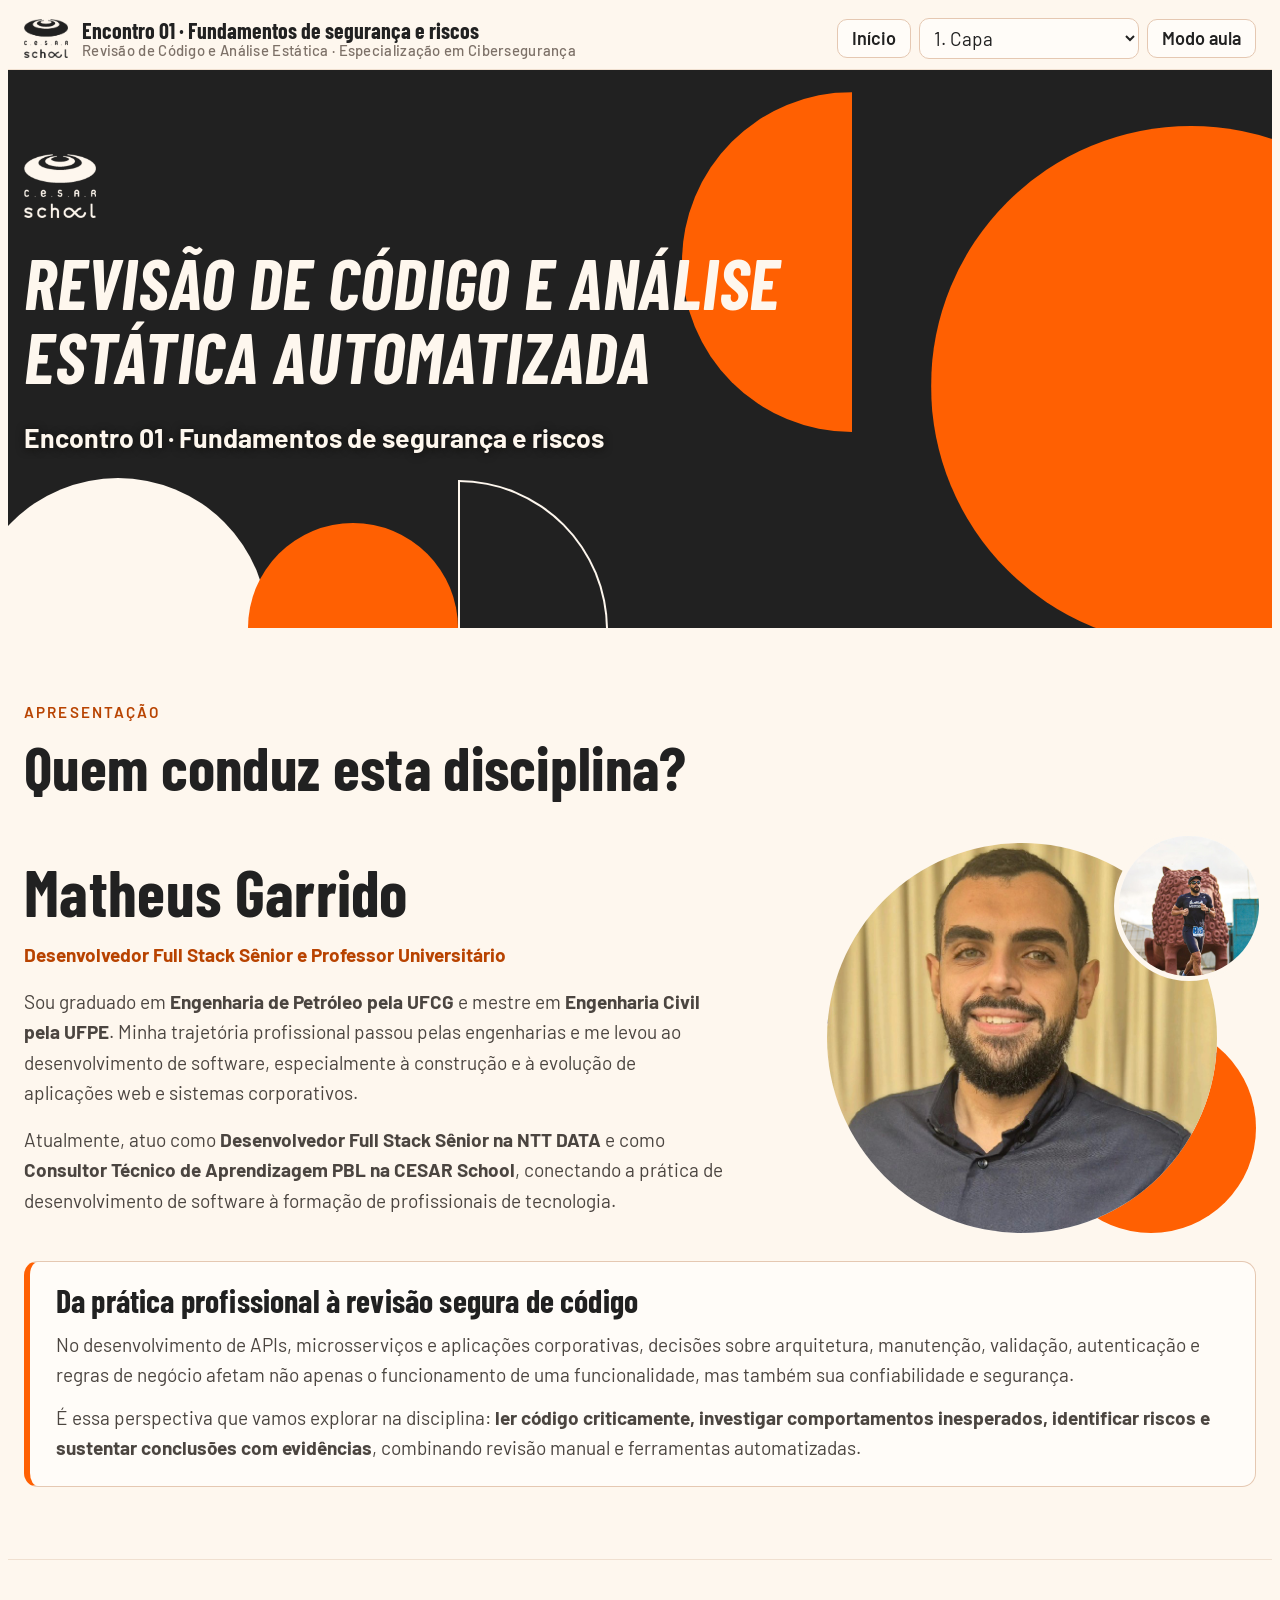
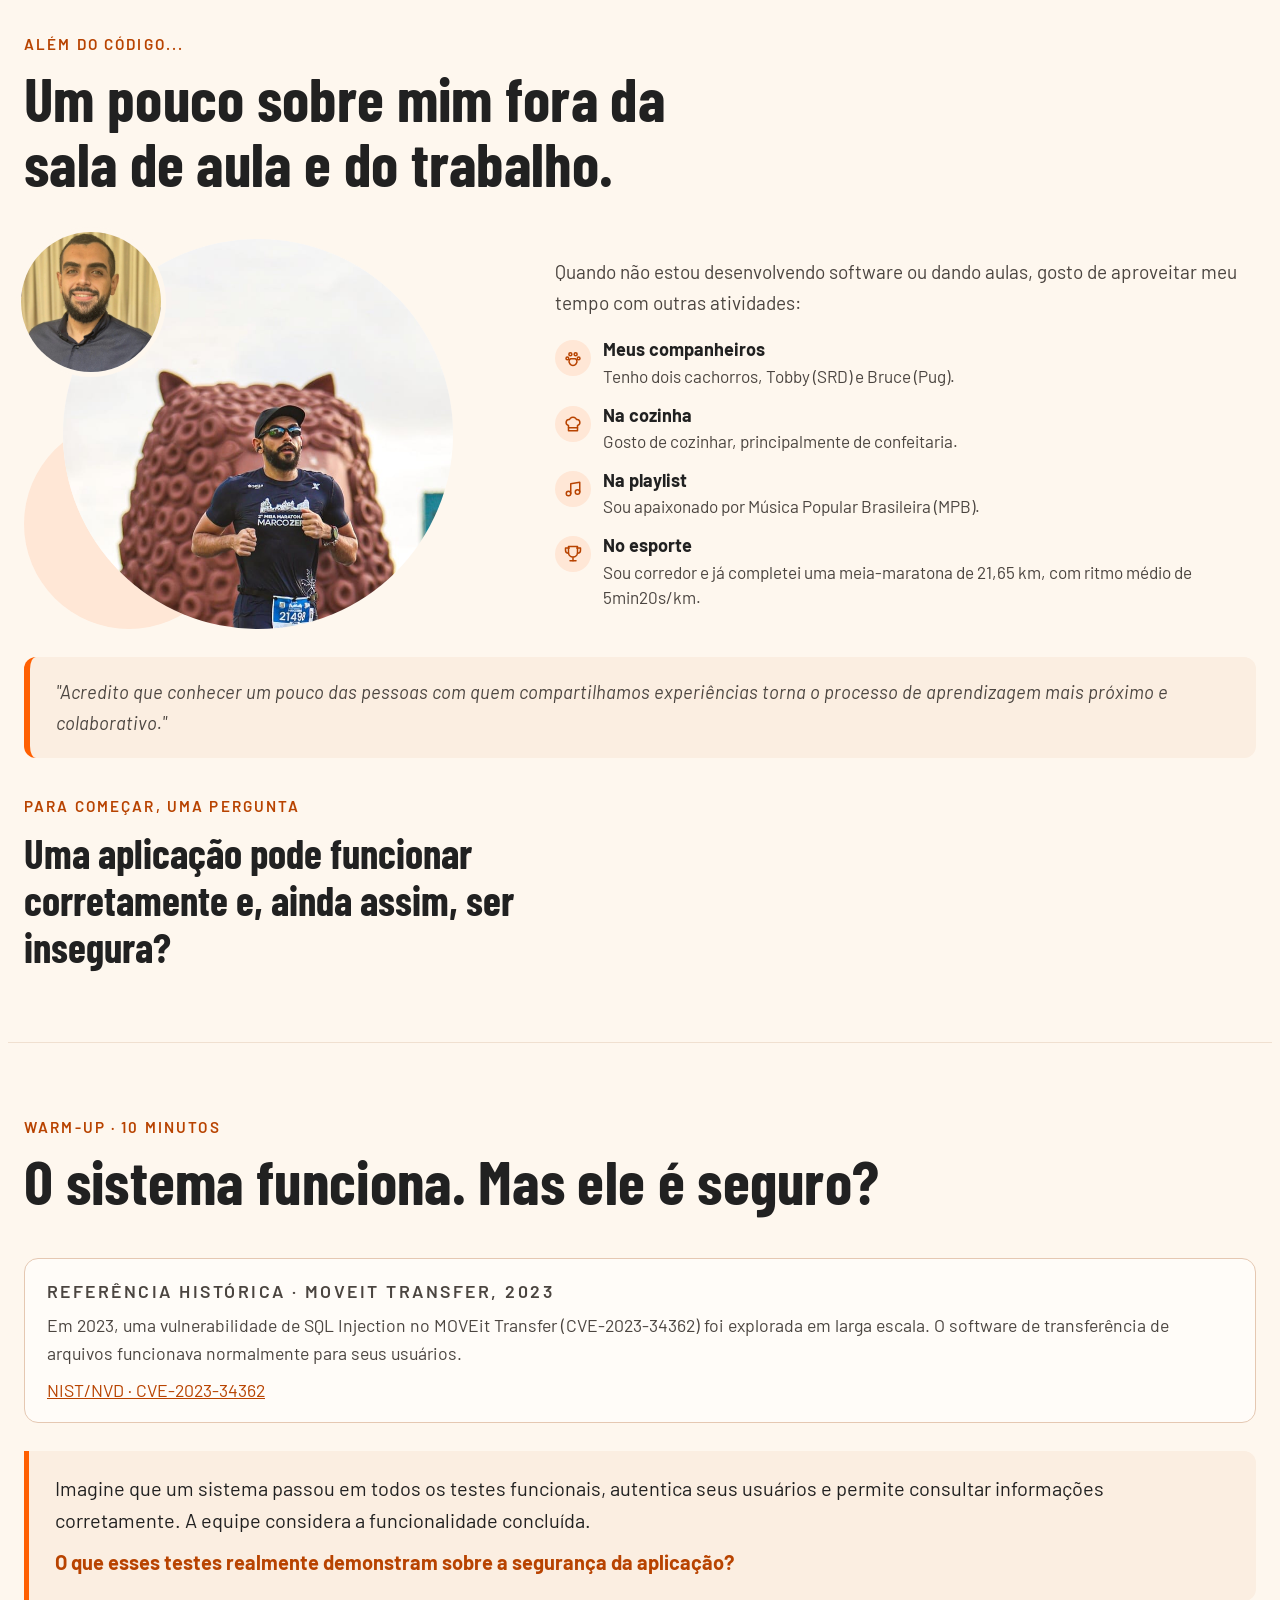
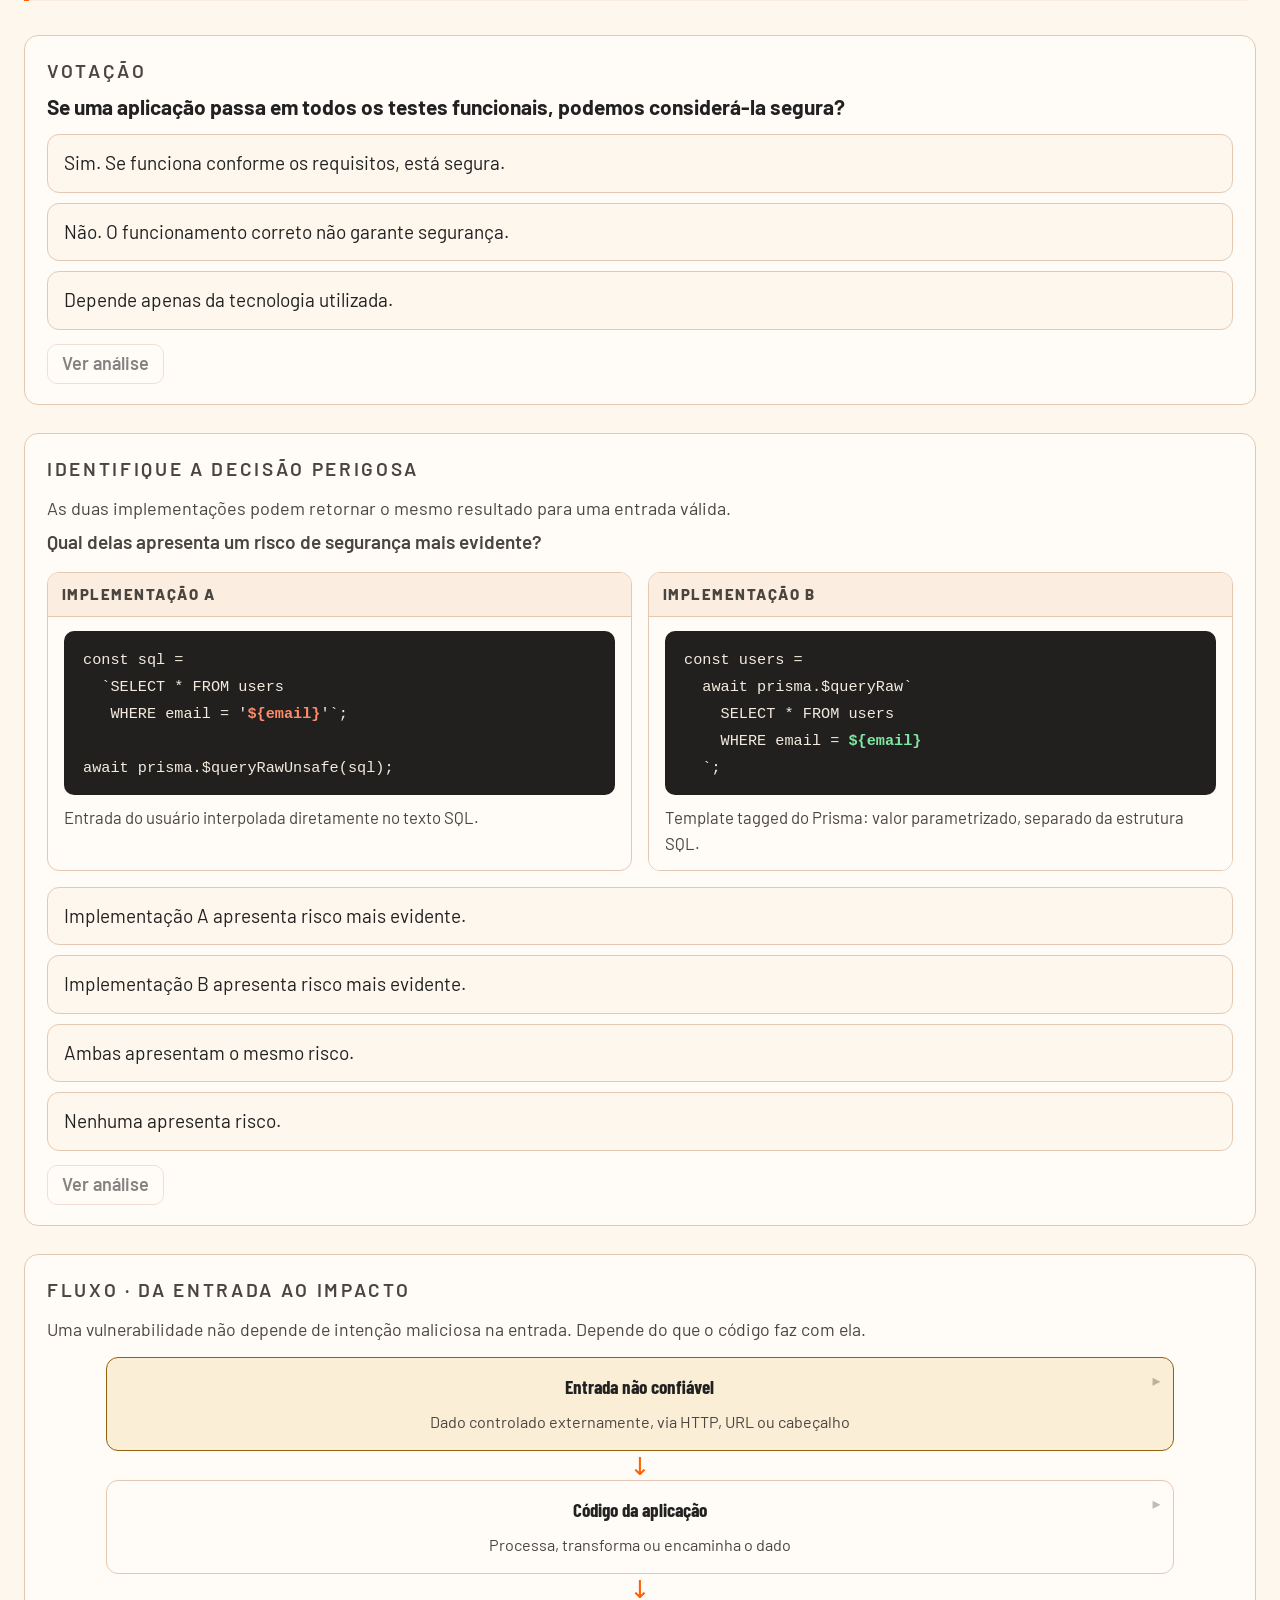
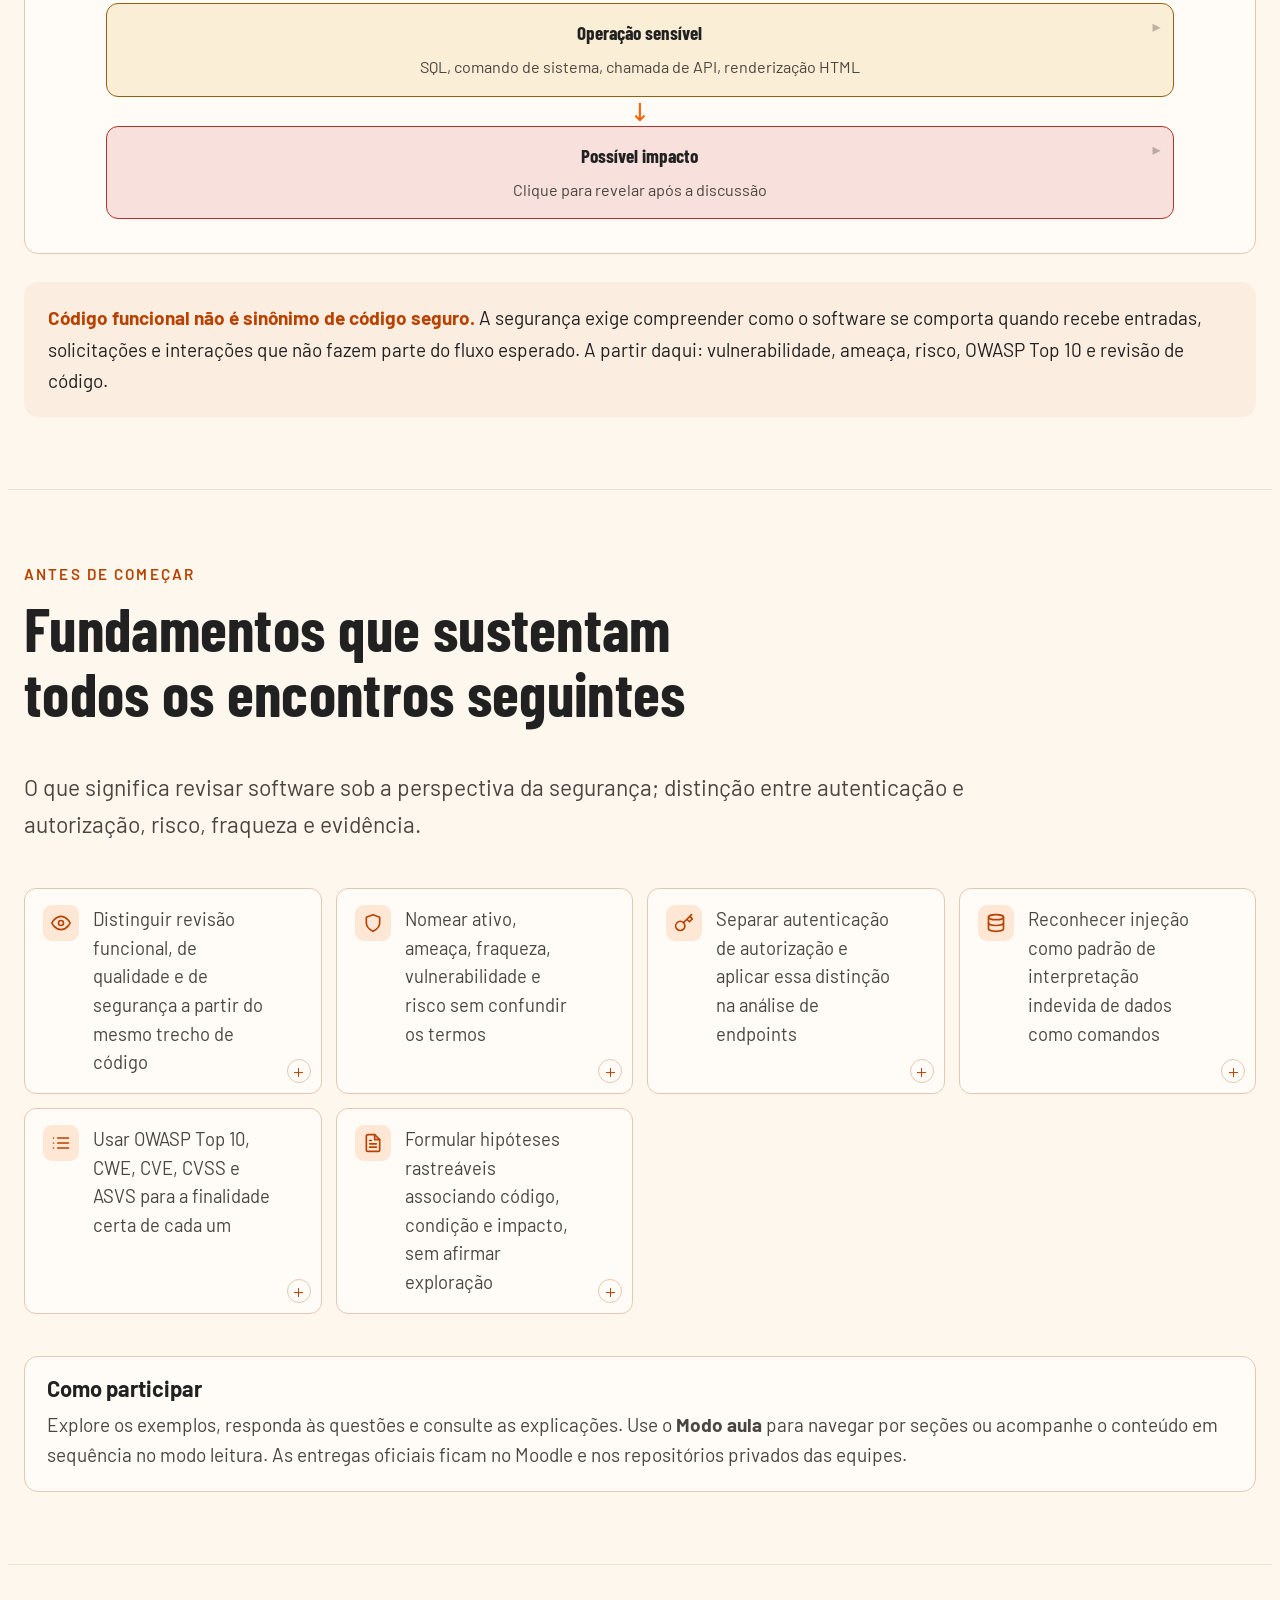
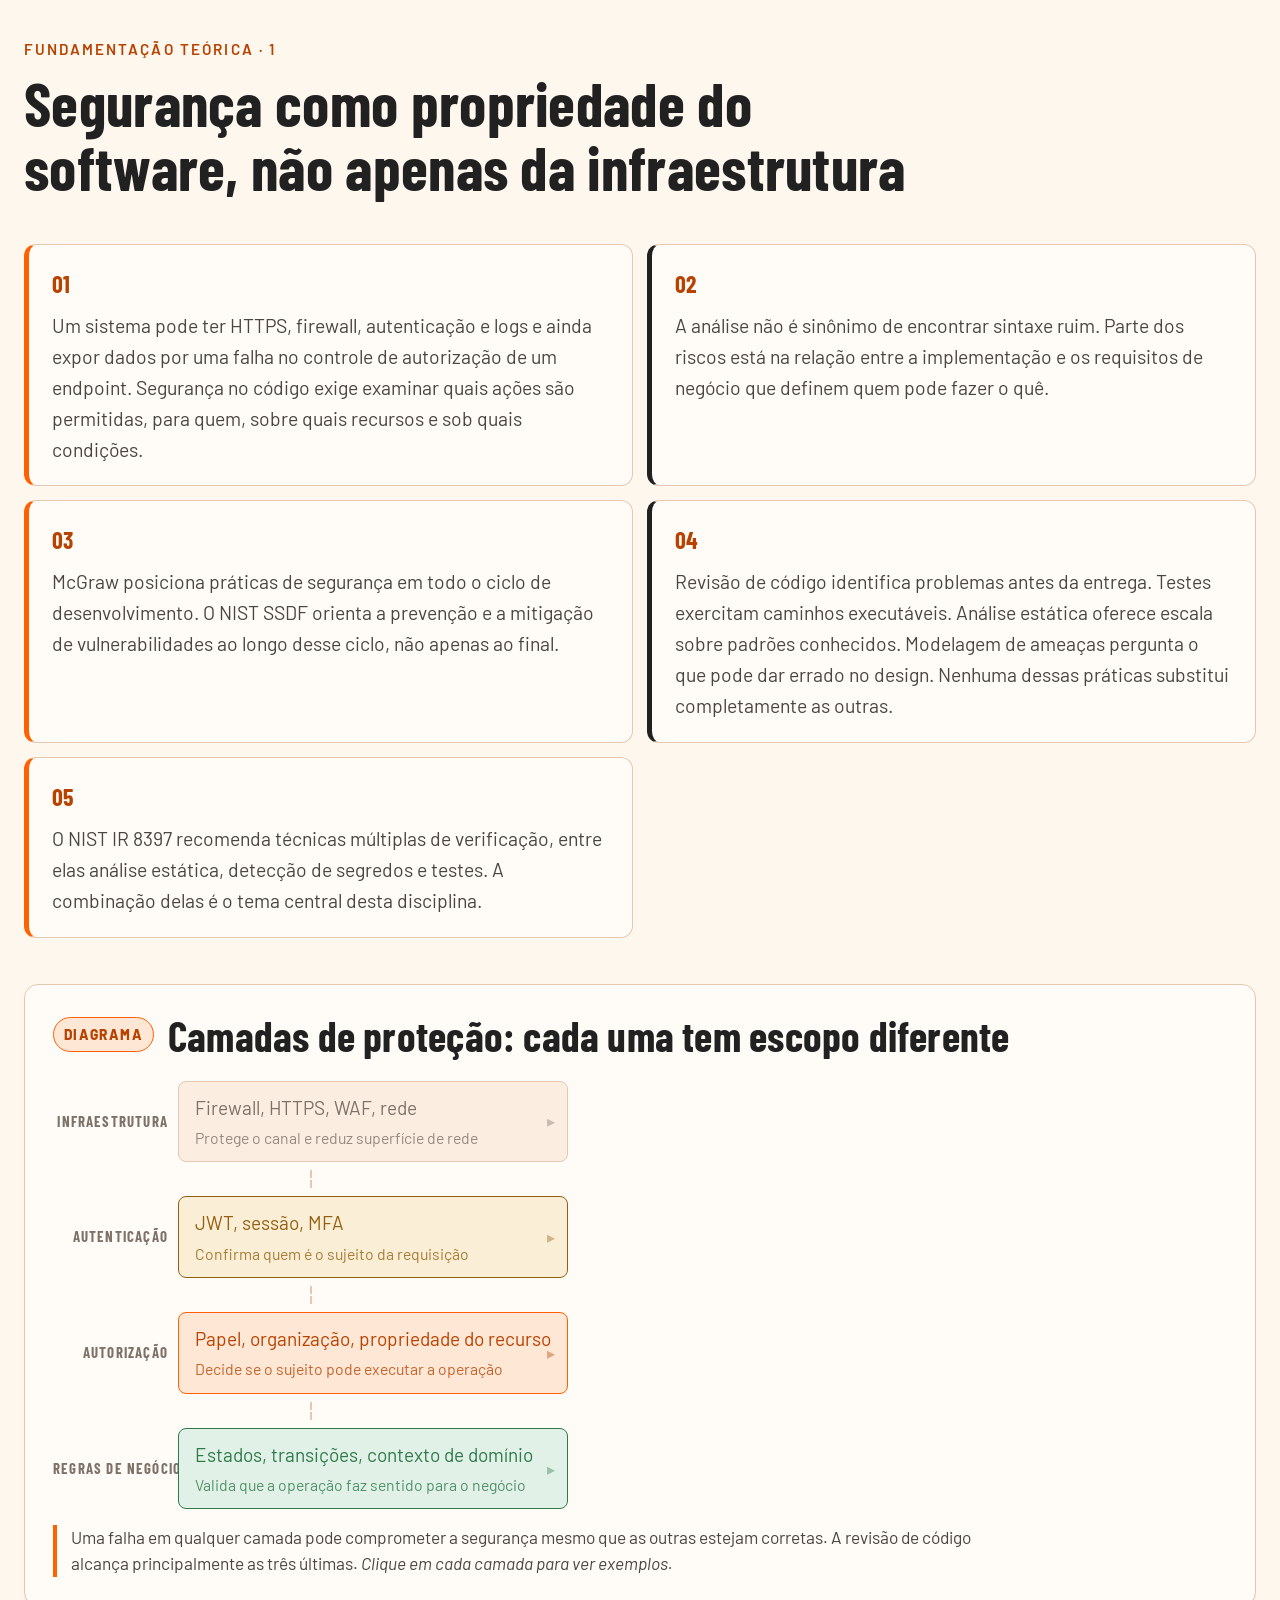
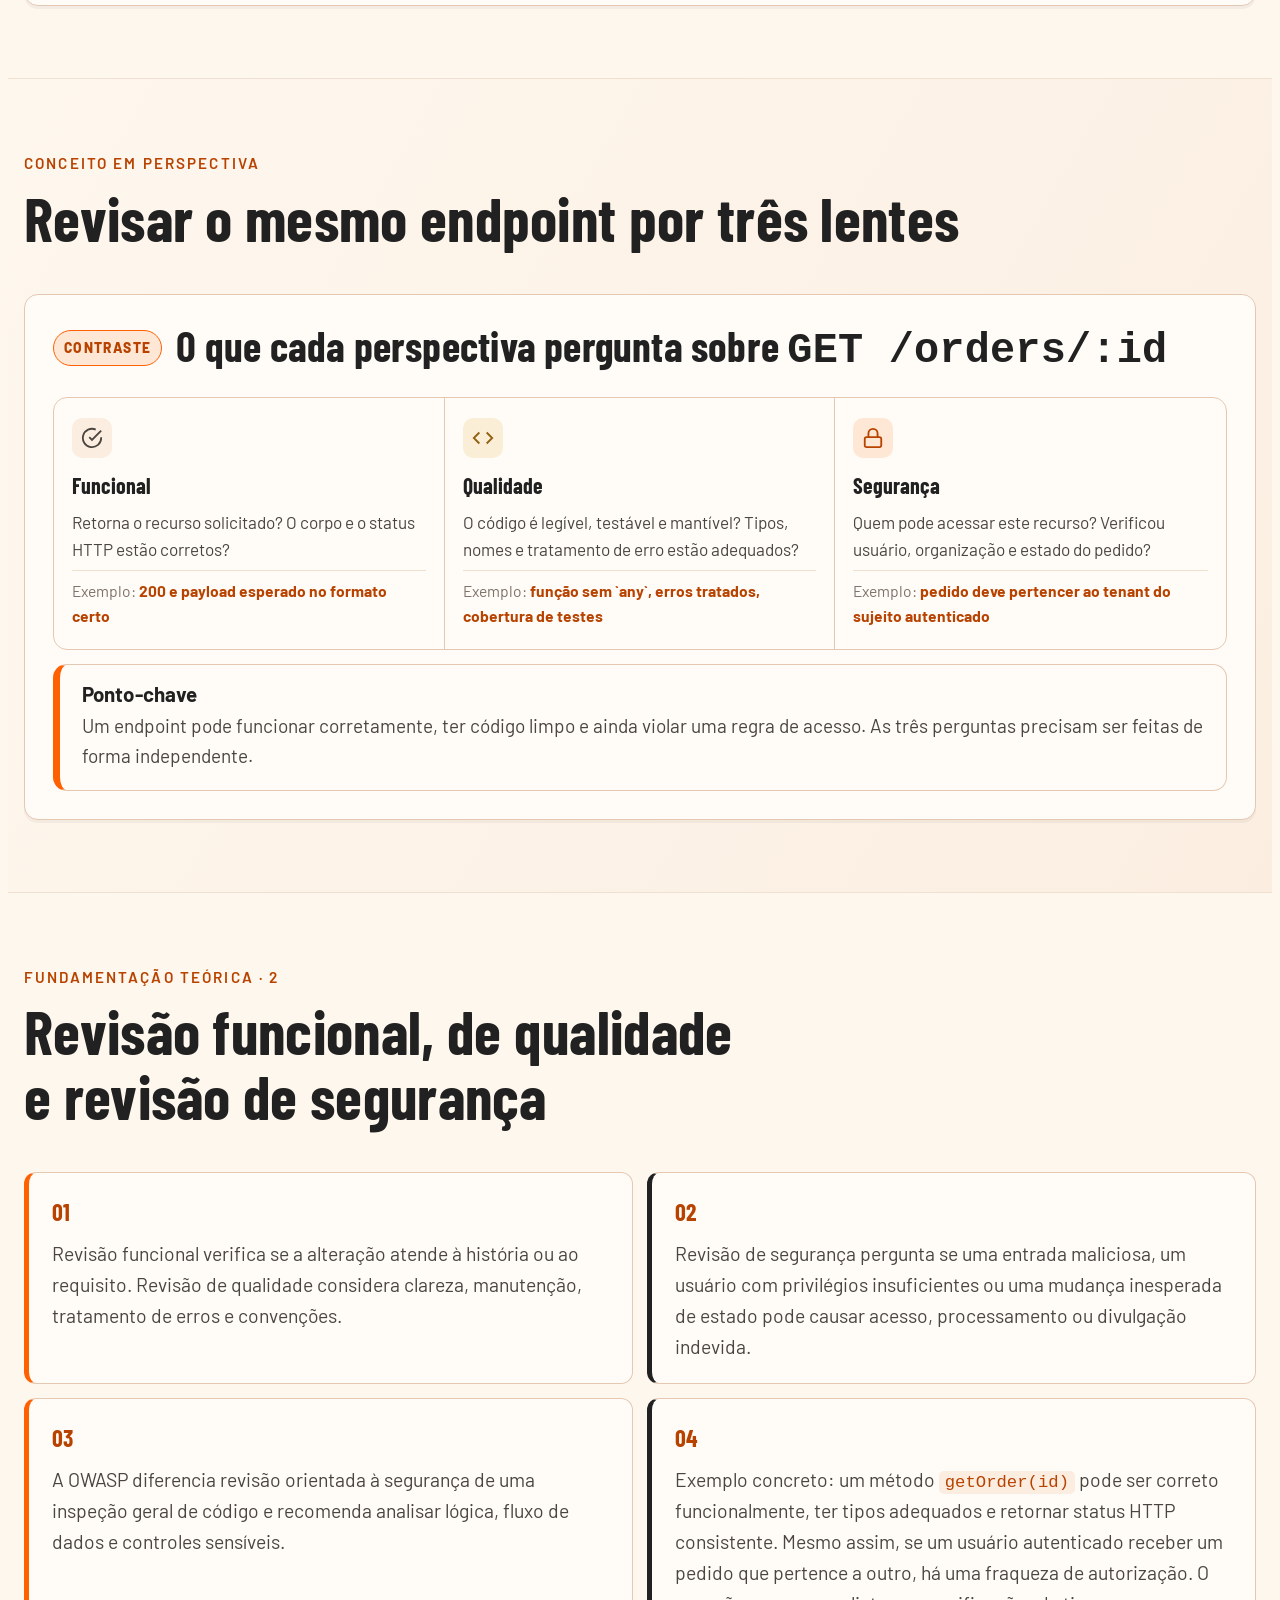
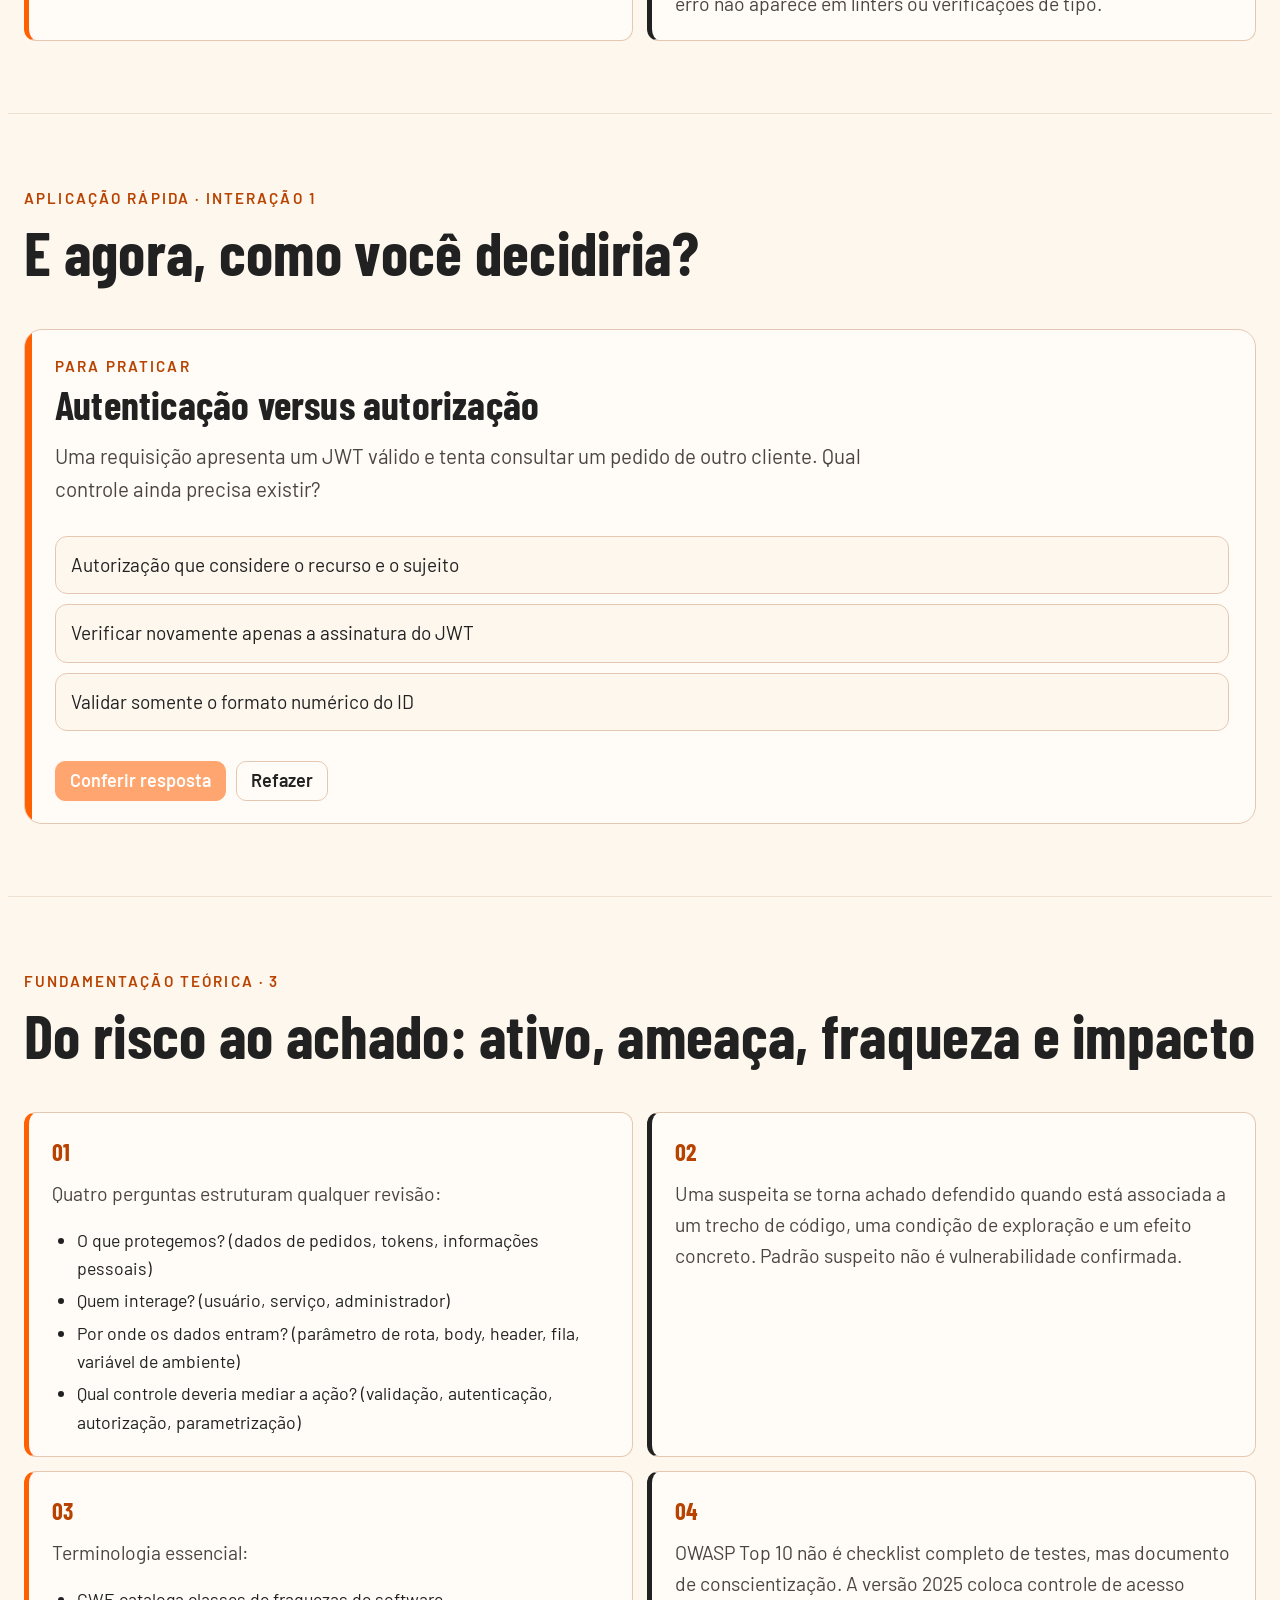
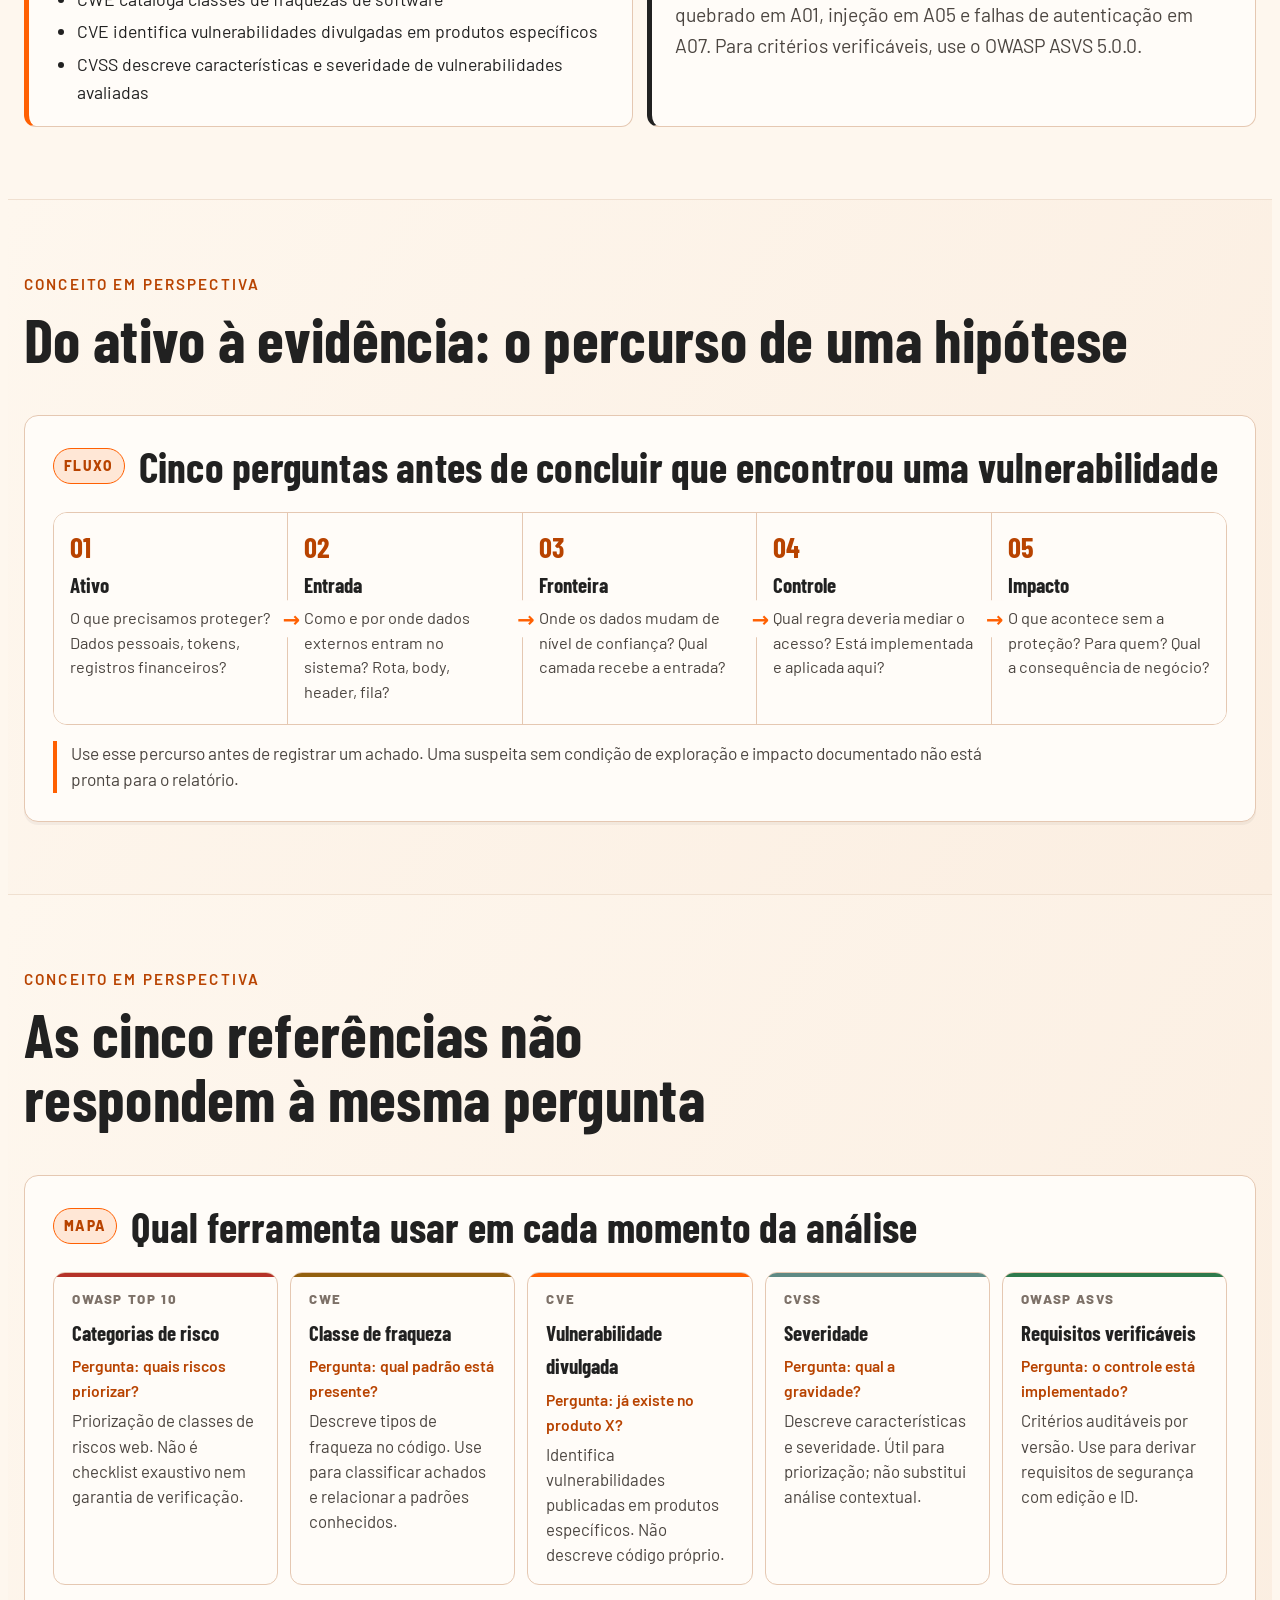
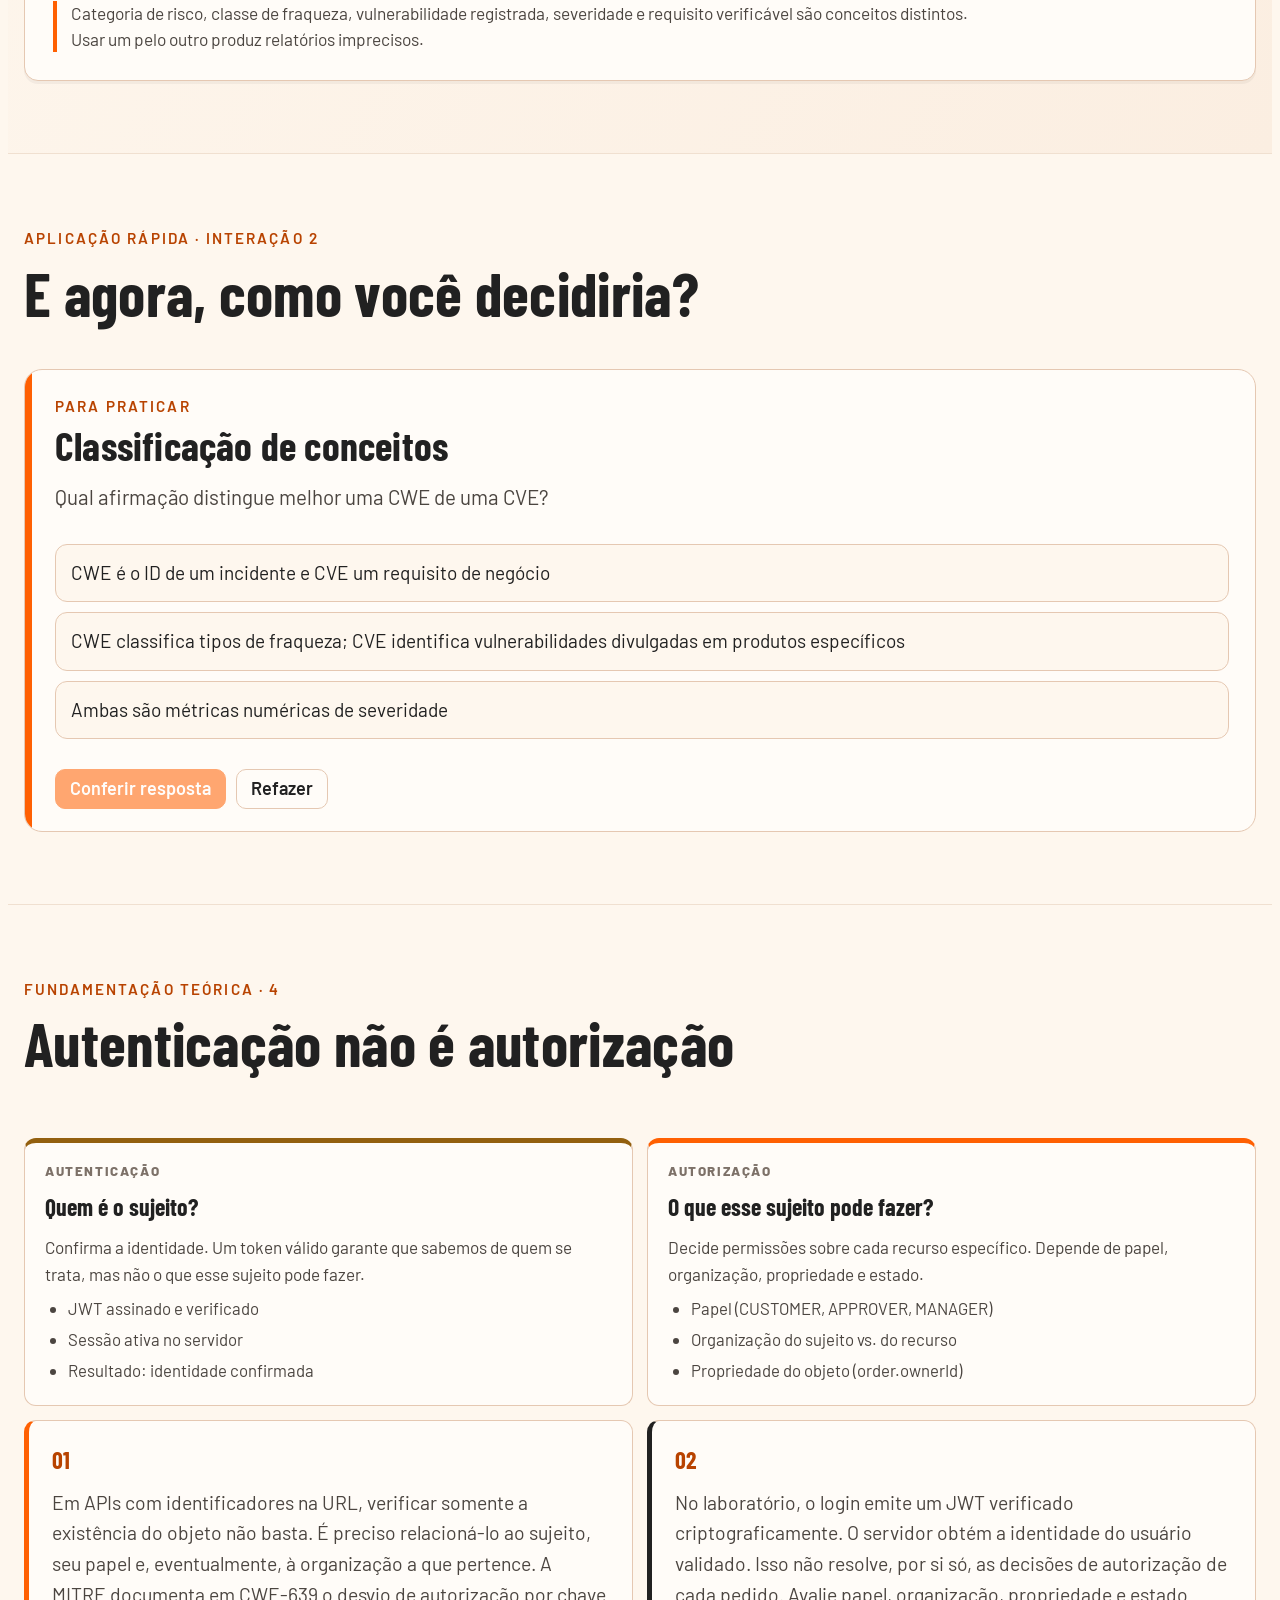
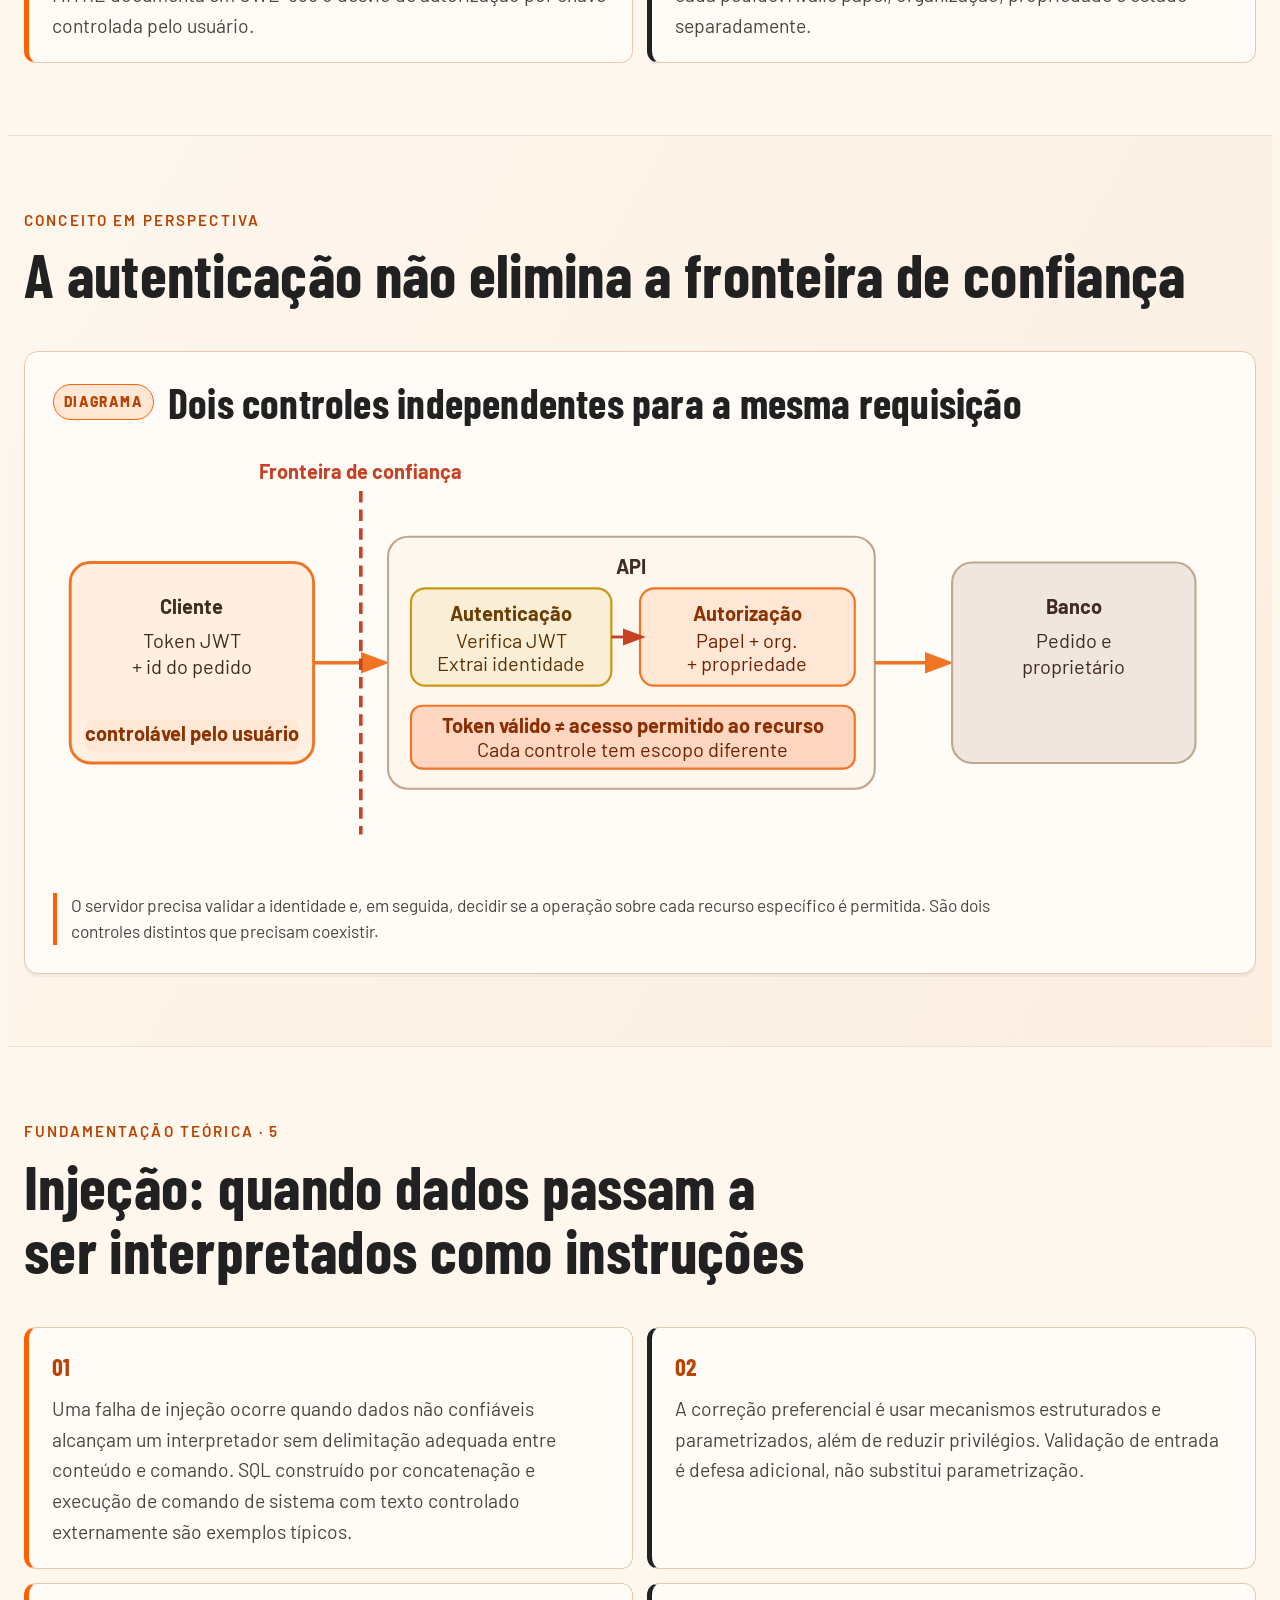
<file: aulas/aula-01.html>
﻿<!DOCTYPE html>
<html lang="pt-BR">
<head>
  <meta charset="utf-8"/>
  <meta content="width=device-width,initial-scale=1" name="viewport"/>
  <meta content="#FEF7EE" name="theme-color"/>
  <link rel="icon" href="../assets/favicon.svg" type="image/svg+xml"/>
  <meta name="description" content="O que significa revisar software sob a perspectiva da segurança; distinção entre autenticação e autorização, risco, fraqueza e evidência."/>
  <title>Encontro 01 · Fundamentos de segurança e riscos | CESAR School</title>
  <link href="https://fonts.googleapis.com" rel="preconnect"/>
  <link crossorigin="" href="https://fonts.gstatic.com" rel="preconnect"/>
  <link href="https://fonts.googleapis.com/css2?family=Barlow+Condensed:ital,wght@0,600;0,700;1,700&family=Barlow:wght@400;500;600;700&family=JetBrains+Mono:wght@400;600&display=swap" rel="stylesheet"/>
  <link href="../assets/css/laura-aulas.css" rel="stylesheet"/>
  <link href="../assets/css/adaptacao.css" rel="stylesheet"/>
  <link href="../assets/css/pedagogia-visual.css" rel="stylesheet"/>
  <link href="../assets/css/melhorias.css" rel="stylesheet"/>
  <link href="../assets/css/apresentacao-docente.css" rel="stylesheet"/>
  <script defer src="../assets/js/config.js"></script>
  <script defer src="../assets/js/site.js"></script>

  <style>
    /* ── melhorias pontuais desta aula, sem conflitar com o sistema base ── */

    /* Objetivos: grid com ícone SVG no lugar de marcador de lista genérico */
    .obj-grid {
      display: grid;
      grid-template-columns: repeat(auto-fit, minmax(min(100%, 260px), 1fr));
      gap: 14px;
      margin-top: 18px;
    }
    .obj-item {
      display: flex;
      gap: 14px;
      align-items: flex-start;
      background: var(--surface);
      border: 1.5px solid var(--line);
      border-radius: 12px;
      padding: 16px 18px;
    }
    .obj-icon {
      flex: none;
      width: 36px;
      height: 36px;
      background: var(--orange-soft);
      border-radius: 9px;
      display: flex;
      align-items: center;
      justify-content: center;
    }
    .obj-icon svg { width: 20px; height: 20px; }
    .obj-item p { font-size: .97rem; line-height: 1.55; color: var(--ink-2); margin: 0; padding-right: 32px; }
    .obj-item { position: relative; }
    .obj-btn { position: absolute; bottom: 10px; right: 10px; width: 24px; height: 24px; border: 1.5px solid var(--line); border-radius: 50%; background: var(--surface); color: var(--orange-ink); font-size: 1.15rem; font-weight: 300; line-height: 24px; text-align: center; cursor: pointer; display: flex; align-items: center; justify-content: center; padding: 0 0 1px 0; transition: background .15s, border-color .15s; }
    .obj-btn:hover { background: var(--orange-soft); border-color: var(--orange); }
    .obj-modal-overlay { position: fixed; inset: 0; background: rgba(0,0,0,.55); z-index: 9999; display: flex; align-items: center; justify-content: center; padding: 20px; opacity: 0; pointer-events: none; transition: opacity .2s; }
    .obj-modal-overlay.ativo { opacity: 1; pointer-events: auto; }
    .obj-modal-box { background: var(--surface); border-radius: 16px; padding: 28px 32px; max-width: min(90vw, 660px); width: 100%; max-height: 80vh; overflow-y: auto; position: relative; box-shadow: 0 8px 40px rgba(0,0,0,.28); }
    .obj-modal-close { position: absolute; top: 14px; right: 14px; width: 28px; height: 28px; border: none; background: var(--sunk); border-radius: 50%; cursor: pointer; font-size: .82rem; color: var(--muted); display: flex; align-items: center; justify-content: center; padding: 0; }
    .obj-modal-close:hover { color: var(--ink); background: var(--line); }
    .obj-modal-title { font-family: var(--f-disp); font-weight: 700; font-size: 1.1rem; color: var(--orange-ink); margin: 0 0 14px; }
    .obj-modal-body p { font-size: .92rem; line-height: 1.6; color: var(--ink-2); margin: 0 0 10px; hyphens: none; }
    .obj-modal-body p:last-child { margin: 0; }
    .obj-modal-body ul { margin: 0 0 4px; padding-left: 1.25rem; }
    .obj-modal-body li { font-size: .92rem; line-height: 1.6; color: var(--ink-2); margin-bottom: 6px; hyphens: none; }
    .obj-modal-body li:last-child { margin-bottom: 0; }
    .obj-modal-ex { background: var(--sunk); border-left: 3px solid var(--orange); padding: 10px 14px; border-radius: 0 8px 8px 0; font-size: .88rem; line-height: 1.55; color: var(--ink-2); margin: 12px 0 0; hyphens: none; }
    .obj-modal-ex strong { color: var(--orange-ink); display: block; margin-bottom: 4px; font-size: .78rem; letter-spacing: .05em; text-transform: uppercase; }
    .obj-modal-ex code { font-family: var(--f-mono); font-size: .84em; background: rgba(0,0,0,.07); padding: 1px 4px; border-radius: 3px; }

    /* Diagrama de camadas de segurança */
    .layer-layout {
      display: flex;
      gap: 20px;
      align-items: flex-start;
      margin-top: 18px;
    }
    @media (max-width: 760px) {
      .layer-layout { flex-direction: column; }
      .layer-layout .layer-overlay { width: 100%; }
    }
    .layer-diagram {
      display: flex;
      flex-direction: column;
      gap: 6px;
      margin: 0;
      flex: 0 0 auto;
    }
    .layer-row {
      display: flex;
      align-items: center;
      gap: 10px;
    }
    .layer-label {
      font-family: var(--f-disp);
      font-weight: 700;
      font-size: .78rem;
      letter-spacing: .08em;
      color: var(--muted);
      width: 115px;
      flex: none;
      text-align: right;
      text-transform: uppercase;
      white-space: nowrap;
    }
    .layer-bar {
      flex: 1;
      border-radius: 8px;
      padding: 11px 16px;
      font-weight: 600;
      font-size: .97rem;
      border: 1.5px solid transparent;
    }
    .layer-bar.l-infra  { background: var(--sunk);        border-color: var(--line);         color: var(--muted); }
    .layer-bar.l-authn  { background: var(--warn-soft);   border-color: var(--warn);         color: var(--warn); }
    .layer-bar.l-authz  { background: var(--orange-soft); border-color: var(--orange);       color: var(--orange-ink); }
    .layer-bar.l-biz    { background: var(--good-soft);   border-color: var(--good);         color: var(--good); }
    .layer-bar small    { font-weight: 400; font-size: .83rem; display: block; margin-top: 2px; opacity: .8; }

    /* Interatividade do diagrama de camadas */
    button.layer-bar {
      -webkit-appearance: none; appearance: none;
      font: inherit; text-align: left; width: 100%; cursor: pointer;
      position: relative;
      transition: filter .15s, box-shadow .15s;
    }
    button.layer-bar::after {
      content: '▸';
      position: absolute; right: 12px; top: 50%; transform: translateY(-50%);
      font-size: .85rem; opacity: .4; transition: opacity .15s;
    }
    button.layer-bar:hover, button.layer-bar:focus-visible {
      filter: brightness(.93);
      box-shadow: 0 2px 10px rgba(0,0,0,.12);
      outline: none;
    }
    button.layer-bar:hover::after, button.layer-bar:focus-visible::after { opacity: .9; }
    button.layer-bar[aria-expanded="true"] { box-shadow: 0 0 0 2.5px var(--orange); }
    button.layer-bar[aria-expanded="true"]::after { content: '▾'; opacity: 1; }

    /* Overlay de detalhes da camada */
    .layer-overlay {
      flex: 1; min-width: 200px;
      border-radius: 14px; border: 1.5px solid var(--line);
      background: var(--surface); padding: 20px 22px 18px;
      position: relative;
      animation: lay-in .18s ease;
    }
    @keyframes lay-in {
      from { opacity: 0; transform: translateY(-6px); }
      to   { opacity: 1; transform: translateY(0); }
    }
    .layer-overlay[hidden] { display: none; }
    .layer-ov-close {
      position: absolute; top: 12px; right: 12px;
      background: none; border: 1.5px solid var(--line);
      border-radius: 8px; padding: 2px 9px; font-size: .85rem;
      cursor: pointer; color: var(--muted); line-height: 1.5;
    }
    .layer-ov-close:hover { border-color: var(--orange); color: var(--orange-ink); }
    .layer-ov-title { font-family: var(--f-disp); font-size: 1.2rem; font-weight: 700; margin: 0 0 3px; }
    .layer-ov-scope { color: var(--ink-2); font-size: .93rem; margin: 0 0 14px; line-height: 1.5; }
    .layer-ov-label {
      font-size: .68rem; font-weight: 800; letter-spacing: .1em;
      text-transform: uppercase; color: var(--muted); margin: 0 0 5px;
    }
    .layer-ov-examples { margin: 0 0 14px; padding-left: 1.3em; font-size: .91rem; line-height: 1.6; color: var(--ink); }
    .layer-ov-examples li { margin-bottom: 3px; }
    .layer-ov-limit {
      background: var(--sunk); border-left: 4px solid var(--warn);
      border-radius: 0 8px 8px 0; padding: 10px 14px;
      font-size: .88rem; color: var(--ink-2); line-height: 1.5; margin-bottom: 0;
    }
    .layer-ov-code {
      margin-top: 12px; background: #22201E; color: #F3EADF;
      border-radius: 10px; padding: .75rem 1rem;
      font-size: .77rem; font-family: var(--f-mono, monospace);
      line-height: 1.6; overflow-x: auto; white-space: pre;
    }
    .layer-arrow {
      display: flex;
      flex-direction: column;
      align-items: center;
      gap: 2px;
      padding: 2px 0;
    }
    .layer-arrow span { width: 2px; height: 8px; background: var(--line); display: block; }

    /* Taxonomia: cards com cor de destaque por tipo */
    .taxo-grid {
      display: grid;
      grid-template-columns: repeat(auto-fit, minmax(min(100%, 200px), 1fr));
      gap: 12px;
      margin: 18px 0 14px;
    }
    .taxo-card {
      border-radius: 12px;
      border: 1.5px solid var(--line);
      padding: 16px 18px;
      background: var(--surface);
      position: relative;
      overflow: hidden;
    }
    .taxo-card::before {
      content: '';
      position: absolute;
      top: 0; left: 0;
      width: 100%; height: 4px;
    }
    .taxo-card.tc-owasp::before  { background: var(--bad); }
    .taxo-card.tc-cwe::before    { background: var(--warn); }
    .taxo-card.tc-cve::before    { background: var(--orange); }
    .taxo-card.tc-cvss::before   { background: var(--c4); }
    .taxo-card.tc-asvs::before   { background: var(--good); }
    .taxo-card .tc-tag {
      font-size: .7rem;
      font-weight: 800;
      letter-spacing: .12em;
      text-transform: uppercase;
      color: var(--muted);
      margin-bottom: 6px;
    }
    .taxo-card h4 { font-family: var(--f-disp); font-size: 1.1rem; margin: 0 0 5px; }
    .taxo-card .tc-q { font-size: .82rem; color: var(--orange-ink); font-weight: 600; margin-bottom: 4px; }
    .taxo-card p { font-size: .88rem; line-height: 1.5; color: var(--ink-2); margin: 0; }

    /* Fluxo hipótese: versão mais visual */
    .hypo-flow {
      display: grid;
      grid-template-columns: repeat(auto-fit, minmax(min(100%, 150px), 1fr));
      gap: 0;
      margin: 20px 0 14px;
      border: 1.5px solid var(--line);
      border-radius: 14px;
      overflow: hidden;
    }
    .hypo-step {
      padding: 20px 16px;
      border-right: 1.5px solid var(--line);
      position: relative;
      background: var(--surface);
    }
    .hypo-step:last-child { border-right: none; }
    .hypo-step::after {
      content: '→';
      position: absolute;
      right: -13px;
      top: 50%;
      transform: translateY(-50%);
      color: var(--orange);
      font-weight: 700;
      font-size: 1.1rem;
      z-index: 1;
      background: var(--surface);
      padding: 2px 0;
      display: none; /* visível só em desktop via media query abaixo */
    }
    @media (min-width: 700px) {
      .hypo-step:not(:last-child)::after { display: block; }
    }
    @media (max-width: 699px) {
      .hypo-flow { grid-template-columns: 1fr; }
      .hypo-step { border-right: none; border-bottom: 1.5px solid var(--line); }
      .hypo-step:last-child { border-bottom: none; }
    }
    .hypo-num {
      font-family: var(--f-disp);
      font-weight: 700;
      font-size: 1.5rem;
      color: var(--orange-ink);
      line-height: 1;
      margin-bottom: 6px;
    }
    .hypo-step h4 { font-family: var(--f-disp); font-size: 1.1rem; margin: 0 0 5px; }
    .hypo-step p  { font-size: .86rem; line-height: 1.5; color: var(--ink-2); margin: 0; }

    /* Estudo de caso: layout duplo código + análise */
    .case-split {
      display: grid;
      grid-template-columns: 1fr 1fr;
      gap: 14px;
      margin-top: 14px;
    }
    @media (max-width: 720px) { .case-split { grid-template-columns: 1fr; } }
    .case-panel {
      border-radius: 12px;
      overflow: hidden;
      border: 1.5px solid var(--line);
    }
    .case-panel-head {
      padding: 10px 14px;
      font-size: .78rem;
      font-weight: 800;
      letter-spacing: .1em;
      text-transform: uppercase;
      background: var(--sunk);
      border-bottom: 1.5px solid var(--line);
      color: var(--ink-2);
    }
    .case-panel-head.head-warn  { background: var(--warn-soft);  color: var(--warn); }
    .case-panel-head.head-safe  { background: var(--good-soft);  color: var(--good); }
    .case-panel-body { padding: 14px 16px; background: var(--surface); }

    /* Lentes de revisão: três colunas comparativas */
    .lens-row {
      display: grid;
      grid-template-columns: repeat(3, 1fr);
      gap: 0;
      border: 1.5px solid var(--line);
      border-radius: 14px;
      overflow: hidden;
      margin: 18px 0 14px;
    }
    @media (max-width: 680px) { .lens-row { grid-template-columns: 1fr; } }
    .lens-col {
      padding: 20px 18px;
      border-right: 1.5px solid var(--line);
    }
    .lens-col:last-child { border-right: none; }
    @media (max-width: 680px) {
      .lens-col { border-right: none; border-bottom: 1.5px solid var(--line); }
      .lens-col:last-child { border-bottom: none; }
    }
    .lens-icon {
      width: 40px; height: 40px;
      border-radius: 10px;
      display: flex; align-items: center; justify-content: center;
      margin-bottom: 10px;
    }
    .lens-icon svg { width: 22px; height: 22px; }
    .li-func  { background: var(--sunk); }
    .li-qual  { background: var(--warn-soft); }
    .li-sec   { background: var(--orange-soft); }
    .lens-col h4 { font-family: var(--f-disp); font-size: 1.15rem; margin: 0 0 6px; }
    .lens-col p  { font-size: .9rem; line-height: 1.55; color: var(--ink-2); margin: 0 0 8px; }
    .lens-col .lens-ex {
      font-size: .82rem;
      color: var(--muted);
      border-top: 1px solid var(--line-soft);
      padding-top: 8px;
      margin-top: 8px;
    }
    .lens-col .lens-ex strong { color: var(--orange-ink); }

    /* Alerta / callout de distinção */
    .distinction-box {
      display: grid;
      grid-template-columns: 1fr 1fr;
      gap: 14px;
      margin: 18px 0 14px;
    }
    @media (max-width: 680px) { .distinction-box { grid-template-columns: 1fr; } }
    .dist-side {
      border-radius: 12px;
      border: 1.5px solid var(--line);
      padding: 18px 20px;
    }
    .dist-side.ds-authn { border-top: 5px solid var(--warn); }
    .dist-side.ds-authz { border-top: 5px solid var(--orange); }
    .dist-side .ds-label {
      font-size: .7rem;
      font-weight: 800;
      letter-spacing: .12em;
      text-transform: uppercase;
      color: var(--muted);
      margin-bottom: 6px;
    }
    .dist-side h4 { font-family: var(--f-disp); font-size: 1.25rem; margin: 0 0 8px; }
    .dist-side p  { font-size: .9rem; line-height: 1.55; color: var(--ink-2); margin: 0; }
    .dist-side ul { font-size: .88rem; color: var(--ink-2); margin: 8px 0 0; padding-left: 1.2rem; }
    .dist-side li { margin-bottom: 4px; }

    /* Checklist visual */
    .check-list {
      list-style: none;
      padding: 0;
      display: flex;
      flex-direction: column;
      gap: 8px;
      margin: 14px 0;
    }
    .check-list li {
      display: grid;
      grid-template-columns: 20px 1fr;
      gap: 10px;
      align-items: start;
      font-size: .97rem;
      line-height: 1.5;
    }
    .check-list li::before {
      content: '';
      width: 20px;
      height: 20px;
      border: 1.5px solid var(--orange);
      border-radius: 5px;
      margin-top: 2px;
    }

    /* SVG de fronteira de confiança: versão melhorada */
    .trust-diagram { width: 100%; overflow-x: auto; }
    .trust-diagram svg { min-width: 580px; display: block; width: 100%; height: auto; }
  </style>
</head>

<body>

<!-- ═══════════════════════ CABEÇALHO ═══════════════════════ -->
<header class="topo">
  <div class="wrap">
    <a aria-label="Ir para o início do curso" href="../index.html" style="color:inherit;display:block">
      <span aria-label="CESAR School" class="logo" role="img"></span>
    </a>
    <div class="topo-titulo">
      Encontro 01 · Fundamentos de segurança e riscos
      <small>Revisão de Código e Análise Estática · Especialização em Cibersegurança</small>
    </div>
    <div class="topo-acoes">
      <a class="btn" href="../index.html" style="text-decoration:none;display:inline-flex;align-items:center;color:inherit">Início</a>
      <select aria-label="Ir diretamente a uma seção" id="irpara"></select>
      <button aria-pressed="false" class="btn" id="btnAula" type="button">Modo aula</button>
    </div>
  </div>
</header>

<main>

<!-- ═══════════════════════ CAPA ═══════════════════════ -->
<section class="cena capa" data-nome="Capa" id="capa">
  <div class="forma f1"></div><div class="forma f2"></div>
  <div class="forma f3"></div><div class="forma f4"></div><div class="forma f5"></div>
  <div class="wrap">
    <span aria-label="CESAR School" class="logo" role="img"></span>
    <h1>Revisão de código e análise estática automatizada</h1>
    <p class="sub">Encontro 01 · Fundamentos de segurança e riscos</p>
  </div>
</section>

<!-- ═══════════════════════ APRESENTAÇÃO DOCENTE ═══════════════════════ -->
<section
  class="cena apresentacao-docente"
  data-nome="Quem conduz esta disciplina?"
  id="apresentacao-docente"
  aria-labelledby="titulo-apresentacao-docente"
>
  <div class="wrap pilha">
    <div>
      <p class="eyebrow">Apresentação</p>
      <h2 id="titulo-apresentacao-docente">Quem conduz esta disciplina?</h2>
    </div>

    <div class="apresentacao-docente__grade">
      <div class="apresentacao-docente__conteudo">
        <h3 class="apresentacao-docente__nome">Matheus Garrido</h3>
        <p class="apresentacao-docente__funcao">
          Desenvolvedor Full Stack Sênior e Professor Universitário
        </p>

        <p>
          Sou graduado em <strong>Engenharia de Petróleo pela UFCG</strong>
          e mestre em <strong>Engenharia Civil pela UFPE</strong>.
          Minha trajetória profissional passou pelas engenharias e me levou
          ao desenvolvimento de software, especialmente à construção e à
          evolução de aplicações web e sistemas corporativos.
        </p>

        <p>
          Atualmente, atuo como
          <strong>Desenvolvedor Full Stack Sênior na NTT DATA</strong>
          e como <strong>Consultor Técnico de Aprendizagem PBL
          na CESAR School</strong>, conectando a prática de desenvolvimento
          de software à formação de profissionais de tecnologia.
        </p>
      </div>

      <div class="apresentacao-docente__fotos">
        <figure class="apresentacao-docente__foto-principal">
          <img
            src="../assets/matheus-profissional.jpg"
            alt="Retrato de Matheus Garrido"
            width="520"
            height="520"
            decoding="async"
          />
        </figure>

        <!-- Opcional: remover o figure inteiro se a foto não for incluída. -->
        <figure class="apresentacao-docente__foto-secundaria">
          <img
            src="../assets/matheus-corrida.jpg"
            alt="Matheus Garrido participando de uma corrida"
            width="260"
            height="260"
            loading="lazy"
            decoding="async"
          />
        </figure>
        <div class="apresentacao-docente__forma" aria-hidden="true"></div>
      </div>
    </div>

    <div class="apresentacao-docente__conexao">
      <h3>Da prática profissional à revisão segura de código</h3>
      <p>
        No desenvolvimento de APIs, microsserviços e aplicações
        corporativas, decisões sobre arquitetura, manutenção, validação,
        autenticação e regras de negócio afetam não apenas o funcionamento
        de uma funcionalidade, mas também sua confiabilidade e segurança.
      </p>
      <p>
        É essa perspectiva que vamos explorar na disciplina:
        <strong>ler código criticamente, investigar comportamentos
        inesperados, identificar riscos e sustentar conclusões com
        evidências</strong>, combinando revisão manual e ferramentas
        automatizadas.
      </p>
    </div>

  </div>
</section>

<!-- ═══════════════════════ APRESENTAÇÃO PESSOAL ═══════════════════════ -->
<section
  class="cena apresentacao-pessoal"
  data-nome="Além do código: um pouco sobre mim"
  id="apresentacao-pessoal"
  aria-labelledby="titulo-apresentacao-pessoal"
>
  <div class="wrap pilha">
    <div>
      <p class="eyebrow">Além do código...</p>
      <h2 id="titulo-apresentacao-pessoal">Um pouco sobre mim fora da sala de aula e do trabalho.</h2>
    </div>

    <div class="apresentacao-pessoal__grade">
      <div class="apresentacao-pessoal__fotos">
        <figure class="apresentacao-pessoal__foto-principal">
          <img
            src="../assets/matheus-corrida.jpg"
            alt="Matheus Garrido participando de uma corrida"
            width="520"
            height="520"
            decoding="async"
          />
        </figure>
        <figure class="apresentacao-pessoal__foto-secundaria">
          <img
            src="../assets/matheus-profissional.jpg"
            alt="Retrato de Matheus Garrido"
            width="260"
            height="260"
            loading="lazy"
            decoding="async"
          />
        </figure>
        <div class="apresentacao-pessoal__forma" aria-hidden="true"></div>
      </div>

      <div class="apresentacao-pessoal__conteudo">
        <p>Quando não estou desenvolvendo software ou dando aulas, gosto de aproveitar meu tempo com outras atividades:</p>

        <ul class="apresentacao-pessoal__lista">
          <li>
            <span class="ap-icone" aria-hidden="true"><svg viewBox="0 0 24 24" fill="none" stroke="currentColor" stroke-width="2" stroke-linecap="round" stroke-linejoin="round"><circle cx="8.5" cy="7" r="2"/><circle cx="15.5" cy="7" r="2"/><circle cx="4.5" cy="12.5" r="1.8"/><circle cx="19.5" cy="12.5" r="1.8"/><path d="M12 22a5 5 0 0 1-4-2l-.5-1A4 4 0 0 1 9 13h6a4 4 0 0 1 1.5 6l-.5 1A5 5 0 0 1 12 22z"/></svg></span>
            <div>
              <strong>Meus companheiros</strong>
              <p>Tenho dois cachorros, Tobby (SRD) e Bruce (Pug).</p>
            </div>
          </li>
          <li>
            <span class="ap-icone" aria-hidden="true"><svg viewBox="0 0 24 24" fill="none" stroke="currentColor" stroke-width="2" stroke-linecap="round" stroke-linejoin="round"><path d="M6 13.87A4 4 0 0 1 7.41 6a5.11 5.11 0 0 1 1.05-1.54 5 5 0 0 1 7.08 0A5.11 5.11 0 0 1 16.59 6 4 4 0 0 1 18 13.87V21H6Z"/><line x1="6" x2="18" y1="17" y2="17"/></svg></span>
            <div>
              <strong>Na cozinha</strong>
              <p>Gosto de cozinhar, principalmente de confeitaria.</p>
            </div>
          </li>
          <li>
            <span class="ap-icone" aria-hidden="true"><svg viewBox="0 0 24 24" fill="none" stroke="currentColor" stroke-width="2" stroke-linecap="round" stroke-linejoin="round"><path d="M9 18V5l12-2v13"/><circle cx="6" cy="18" r="3"/><circle cx="18" cy="16" r="3"/></svg></span>
            <div>
              <strong>Na playlist</strong>
              <p>Sou apaixonado por Música Popular Brasileira (MPB).</p>
            </div>
          </li>
          <li>
            <span class="ap-icone" aria-hidden="true"><svg viewBox="0 0 24 24" fill="none" stroke="currentColor" stroke-width="2" stroke-linecap="round" stroke-linejoin="round"><line x1="8" x2="16" y1="21" y2="21"/><line x1="12" x2="12" y1="17" y2="21"/><path d="M7 4H2v3c0 2.2 1.8 4 4 4"/><path d="M17 4h5v3c0 2.2-1.8 4-4 4"/><path d="M6 2h12v8c0 3.3-2.7 6-6 6-3.3 0-6-2.7-6-6V2Z"/></svg></span>
            <div>
              <strong>No esporte</strong>
              <p>Sou corredor e já completei uma meia-maratona de 21,65 km, com ritmo médio de 5min20s/km.</p>
            </div>
          </li>
        </ul>
      </div>
    </div>

    <div class="apresentacao-pessoal__fechamento">
      <p>"Acredito que conhecer um pouco das pessoas com quem compartilhamos experiências torna o processo de aprendizagem mais próximo e colaborativo."</p>
    </div>

    <div class="apresentacao-docente__pergunta">
      <p class="eyebrow">Para começar, uma pergunta</p>
      <p>
        Uma aplicação pode funcionar corretamente e, ainda assim,
        ser insegura?
      </p>
    </div>
  </div>
</section>

<!-- ═══════════════════════ WARM-UP 01 ═══════════════════════ -->
<section class="cena" data-nome="Warm-up" id="warmup">
<style>
.wu-provoc{background:var(--sunk);border-left:5px solid var(--orange);border-radius:0 12px 12px 0;padding:22px 26px;margin:0 0 6px}
.wu-provoc p{margin:0 0 10px;font-size:1.05rem;line-height:1.6;color:var(--ink)}
.wu-provoc p:last-child{margin:0}
.wu-provoc strong{color:var(--orange-ink)}
.wu-caso{background:var(--surface);border:1.5px solid var(--line);border-radius:14px;padding:18px 22px}
.wu-caso .eyebrow{margin-bottom:6px}
.wu-caso p{margin:0 0 8px;font-size:.93rem;color:var(--ink-2);line-height:1.6}
.wu-caso p:last-child{margin:0}
.wu-caso a{color:var(--orange-ink)}
.wu-choices{display:grid;gap:10px;margin:16px 0 0}
.wu-choice{display:block;width:100%;text-align:left;font:inherit;background:var(--paper);color:var(--ink);border:1.5px solid var(--line);border-radius:12px;padding:14px 16px;cursor:pointer;transition:border-color .14s,background .14s;line-height:1.5}
.wu-choice:hover,.wu-choice:focus-visible{border-color:var(--orange)}
.wu-choice[aria-pressed="true"]{border-color:var(--orange);box-shadow:inset 5px 0 0 var(--orange);background:var(--orange-soft)}
.wu-choice[data-correct="true"][aria-pressed="true"]{border-color:var(--good);box-shadow:inset 5px 0 0 var(--good);background:var(--good-soft)}
.wu-feedback{border-left:5px solid var(--orange);border-radius:8px;padding:14px 16px;background:var(--sunk);margin-top:14px;line-height:1.6;font-size:.95rem;color:var(--ink)}
.wu-feedback[hidden]{display:none}
.wu-code-grid{display:grid;grid-template-columns:1fr 1fr;gap:16px;margin-top:14px}
@media(max-width:680px){.wu-code-grid{grid-template-columns:1fr}}
.wu-code-card{border:1.5px solid var(--line);border-radius:12px;overflow:hidden}
.wu-code-head{padding:10px 14px;font-size:.78rem;font-weight:800;letter-spacing:.1em;text-transform:uppercase;background:var(--sunk);border-bottom:1.5px solid var(--line);color:var(--ink-2)}
.wu-code-head.unsafe{background:var(--warn-soft);color:var(--warn)}
.wu-code-head.safe{background:var(--good-soft);color:var(--good)}
.wu-code-body{padding:14px 16px;background:var(--surface)}
.wu-code-body pre{background:#22201E;color:#F3EADF;border-radius:10px;padding:.75rem 1rem;font-size:.8rem;line-height:1.65;overflow-x:auto;white-space:pre;margin:0 0 10px;font-family:var(--f-mono)}
.wu-code-body pre:last-child{margin-bottom:0}
.wu-code-body .highlight-bad{color:#FF8C69;font-weight:700}
.wu-code-body .highlight-good{color:#7EE8A2;font-weight:700}
.wu-code-body p{font-size:.88rem;color:var(--ink-2);margin:10px 0 0;line-height:1.5}
.wu-flow{display:flex;flex-direction:column;align-items:center;gap:0;margin:14px 0}
.wu-flow-step{background:var(--surface);border:1.5px solid var(--line);border-radius:12px;padding:14px 20px;text-align:center;min-width:220px;position:relative}
.wu-flow-step > strong{display:block;font-family:var(--f-disp);font-size:1rem;margin-bottom:3px}
.wu-flow-step span{font-size:.85rem;color:var(--ink-2)}
.wu-flow-step.step-warn{border-color:var(--warn);background:var(--warn-soft)}
.wu-flow-step.step-bad{border-color:var(--bad,#C0392B);background:var(--bad-soft,#FDF0EE)}
.wu-flow-arrow{color:var(--orange);font-size:1.3rem;line-height:1;padding:2px 0;transition:font-size .2s,color .2s}
    .wu-flow-arrow.ativo{font-size:1.6rem;color:var(--bad,#C0392B)}
    .wu-flow-step{cursor:pointer;user-select:none;transition:box-shadow .15s;width:90%}
    .wu-flow-step:hover,.wu-flow-step:focus-visible{box-shadow:0 2px 10px rgba(0,0,0,.12);outline:none}
    .wu-flow-step[aria-expanded="true"]{box-shadow:0 0 0 2.5px var(--orange)}
    .wu-flow-step.step-warn[aria-expanded="true"]{box-shadow:0 0 0 2.5px var(--warn)}
    .wu-flow-step.step-bad[aria-expanded="true"]{box-shadow:0 0 0 2.5px var(--bad,#C0392B)}
    .wu-toggle{position:absolute;right:12px;top:14px;font-size:.85rem;opacity:.35;pointer-events:none;transition:opacity .15s,transform .15s;line-height:1}
    .wu-flow-step[aria-expanded="true"] .wu-toggle{opacity:1;color:var(--orange-ink);transform:rotate(90deg)}
    .wu-step-sub{font-size:.85rem;color:var(--ink-2)}
    .wu-step-detail{text-align:left;margin-top:12px;padding-top:12px;border-top:1.5px solid rgba(0,0,0,.08);font-size:.87rem;line-height:1.5;animation:step-in .17s ease}
    @keyframes step-in{from{opacity:0;transform:translateY(-4px)}to{opacity:1;transform:translateY(0)}}
    .wu-step-detail p{margin:0 0 8px;color:var(--ink-2);hyphens:none}
    .wu-step-detail p:last-child{margin-bottom:0}
    .wu-step-insight{background:var(--sunk);border-left:3px solid var(--orange);padding:7px 12px;border-radius:0 6px 6px 0;font-weight:600;font-size:.84rem;color:var(--orange-ink);margin:8px 0 0}
    .wu-step-code{background:#231F1A;color:#F3EADF;border-radius:8px;padding:10px 14px;font-family:var(--f-mono,monospace);font-size:.77rem;line-height:1.5;overflow-x:auto;white-space:pre;margin:8px 0;text-align:left}
    .wu-step-table{width:100%;border-collapse:collapse;font-size:.82rem;margin:8px 0}
    .wu-step-table th,.wu-step-table td{padding:5px 8px;border:1px solid var(--line);text-align:left;vertical-align:top}
    .wu-step-table th{background:var(--sunk);font-weight:600;color:var(--ink-2);font-size:.78rem}
    .wu-step-table code{font-size:.9em;background:rgba(0,0,0,.07);padding:1px 4px;border-radius:3px;font-family:var(--f-mono,monospace)}
.wu-fechamento{background:var(--sunk);border-radius:14px;padding:20px 24px}
.wu-fechamento p{margin:0;font-size:1rem;line-height:1.65;color:var(--ink)}
.wu-fechamento strong{color:var(--orange-ink)}
.wu-reveal-btn{margin-top:14px}
</style>
  <div class="wrap pilha">
    <div>
      <p class="eyebrow">Warm-up · 10 minutos</p>
      <h2>O sistema funciona. Mas ele é seguro?</h2>
    </div>

    <div class="wu-caso">
      <p class="eyebrow">Referência histórica · MOVEit Transfer, 2023</p>
      <p>Em 2023, uma vulnerabilidade de SQL Injection no MOVEit Transfer (CVE-2023-34362) foi explorada em larga escala. O software de transferência de arquivos funcionava normalmente para seus usuários.</p>
      <p><a href="https://nvd.nist.gov/vuln/detail/CVE-2023-34362" target="_blank" rel="noopener">NIST/NVD · CVE-2023-34362</a></p>
    </div>

    <div class="wu-provoc">
      <p>Imagine que um sistema passou em todos os testes funcionais, autentica seus usuários e permite consultar informações corretamente. A equipe considera a funcionalidade concluída.</p>
      <p><strong>O que esses testes realmente demonstram sobre a segurança da aplicação?</strong></p>
    </div>

    <!-- Interação 1: Votação -->
    <div class="cartao">
      <p class="eyebrow">Votação</p>
      <h3 style="font-size:1.1rem;margin-bottom:16px">Se uma aplicação passa em todos os testes funcionais, podemos considerá-la segura?</h3>
      <div class="wu-choices" id="wu1-choices">
        <button class="wu-choice" data-idx="0">Sim. Se funciona conforme os requisitos, está segura.</button>
        <button class="wu-choice" data-idx="1" data-correct="true">Não. O funcionamento correto não garante segurança.</button>
        <button class="wu-choice" data-idx="2">Depende apenas da tecnologia utilizada.</button>
      </div>
      <div class="quiz-actions wu-reveal-btn">
        <button class="btn" id="wu1-btn" disabled>Ver análise</button>
      </div>
      <div class="wu-feedback" id="wu1-feedback" hidden>
        Testes funcionais verificam comportamentos esperados nos cenários cobertos. Uma vulnerabilidade pode existir em entradas inesperadas, permissões inadequadas ou caminhos que esses testes não exercitaram. Segurança exige investigação de outros cenários e evidências.
      </div>
    </div>

    <!-- Interação 2: Comparação de código -->
    <div class="cartao">
      <p class="eyebrow">Identifique a decisão perigosa</p>
      <p style="margin:0 0 4px;font-size:.95rem;color:var(--ink-2)">As duas implementações podem retornar o mesmo resultado para uma entrada válida.</p>
      <p style="margin:0 0 14px;font-weight:600">Qual delas apresenta um risco de segurança mais evidente?</p>
      <div class="wu-code-grid">
        <div class="wu-code-card" id="wu2-a">
          <div class="wu-code-head" id="wu2-a-head">Implementação A</div>
          <div class="wu-code-body">
<pre><code>const sql =
  `SELECT * FROM users
   WHERE email = '<span class="highlight-bad">${email}</span>'`;

await prisma.$queryRawUnsafe(sql);</code></pre>
            <p>Entrada do usuário interpolada diretamente no texto SQL.</p>
          </div>
        </div>
        <div class="wu-code-card" id="wu2-b">
          <div class="wu-code-head" id="wu2-b-head">Implementação B</div>
          <div class="wu-code-body">
<pre><code>const users =
  await prisma.$queryRaw`
    SELECT * FROM users
    WHERE email = <span class="highlight-good">${email}</span>
  `;</code></pre>
            <p>Template tagged do Prisma: valor parametrizado, separado da estrutura SQL.</p>
          </div>
        </div>
      </div>
      <div class="wu-choices" id="wu2-choices" style="margin-top:16px">
        <button class="wu-choice" data-idx="0" data-correct="true">Implementação A apresenta risco mais evidente.</button>
        <button class="wu-choice" data-idx="1">Implementação B apresenta risco mais evidente.</button>
        <button class="wu-choice" data-idx="2">Ambas apresentam o mesmo risco.</button>
        <button class="wu-choice" data-idx="3">Nenhuma apresenta risco.</button>
      </div>
      <div class="quiz-actions wu-reveal-btn">
        <button class="btn" id="wu2-btn" disabled>Ver análise</button>
      </div>
      <div class="wu-feedback" id="wu2-feedback" hidden>
        <strong>A é a implementação perigosa.</strong> A interpolação direta no texto SQL permite que uma entrada controlada externamente altere a estrutura da consulta (SQL Injection). Em B, o template tagged do Prisma parametriza o valor, preservando a separação entre dado e comando. Não confundir com interpolação arbitrária de identificadores SQL.
      </div>
    </div>

    <!-- Fluxo visual -->
    <div class="cartao">
      <p class="eyebrow">Fluxo · Da entrada ao impacto</p>
      <p style="margin:0 0 14px;font-size:.93rem;color:var(--ink-2)">Uma vulnerabilidade não depende de intenção maliciosa na entrada. Depende do que o código faz com ela.</p>
      <div class="wu-flow">
        <div class="wu-flow-step step-warn" role="button" tabindex="0" aria-expanded="false">
          <strong>Entrada não confiável</strong>
          <span class="wu-step-sub">Dado controlado externamente, via HTTP, URL ou cabeçalho</span>
          <span class="wu-toggle" aria-hidden="true">▸</span>
          <div class="wu-step-detail" hidden>
            <p>Qualquer dado que chega de fora é entrada não confiável: parâmetros de URL, corpo de requisições POST, cabeçalhos HTTP, cookies, respostas de APIs externas. O problema não está no dado: está no que o código fará com ele.</p>
            <div class="wu-step-code">GET /buscar?q='; DROP TABLE usuarios--
User-Agent: &lt;script&gt;alert(1)&lt;/script&gt;
Cookie: sessao=../../../etc/passwd</div>
            <p class="wu-step-insight">Regra prática: se o valor veio de fora do processo, considere-o não confiável.</p>
          </div>
        </div>
        <div class="wu-flow-arrow">↓</div>
        <div class="wu-flow-step" role="button" tabindex="0" aria-expanded="false">
          <strong>Código da aplicação</strong>
          <span class="wu-step-sub">Processa, transforma ou encaminha o dado</span>
          <span class="wu-toggle" aria-hidden="true">▸</span>
          <div class="wu-step-detail" hidden>
            <p>O código recebe a entrada e a transforma: concatena strings, monta URLs, insere em templates. É aqui que a separação entre dado e instrução pode ser quebrada.</p>
            <div class="wu-step-code">// Entrada concatenada diretamente na query
const sql = "SELECT * FROM users WHERE nome = '"
           + req.query.nome + "'";

// Entrada inserida diretamente no HTML
res.send("&lt;p&gt;Olá, " + req.query.nome + "&lt;/p&gt;");</div>
            <p class="wu-step-insight">A vulnerabilidade nasce aqui: não na entrada, não no banco.</p>
          </div>
        </div>
        <div class="wu-flow-arrow">↓</div>
        <div class="wu-flow-step step-warn" role="button" tabindex="0" aria-expanded="false">
          <strong>Operação sensível</strong>
          <span class="wu-step-sub">SQL, comando de sistema, chamada de API, renderização HTML</span>
          <span class="wu-toggle" aria-hidden="true">▸</span>
          <div class="wu-step-detail" hidden>
            <p>Operações sensíveis são pontos onde dados se tornam ações, chamados de <strong>sinks</strong>. O sink em si não é o problema: o problema é a chegada de entrada não confiável sem validação.</p>
            <table class="wu-step-table">
              <thead><tr><th>Sink</th><th>Risco</th></tr></thead>
              <tbody>
                <tr><td><code>db.query(sql)</code></td><td>Injeção de SQL</td></tr>
                <tr><td><code>exec(cmd)</code></td><td>Injeção de comando</td></tr>
                <tr><td><code>innerHTML = val</code></td><td>XSS</td></tr>
                <tr><td><code>eval(code)</code></td><td>Execução arbitrária</td></tr>
                <tr><td><code>fs.readFile(path)</code></td><td>Path traversal</td></tr>
              </tbody>
            </table>
            <p class="wu-step-insight">Encontrar um sink em auditoria é o início da investigação, não a confirmação da vulnerabilidade.</p>
          </div>
        </div>
        <div class="wu-flow-arrow">↓</div>
        <div class="wu-flow-step step-bad" role="button" tabindex="0" aria-expanded="false">
          <strong>Possível impacto</strong>
          <span class="wu-step-sub" id="wu-impact-text">Clique para revelar após a discussão</span>
          <span class="wu-toggle" aria-hidden="true">▸</span>
          <div class="wu-step-detail" hidden>
            <p>O impacto depende do sink atingido e do contexto da aplicação.</p>
            <table class="wu-step-table">
              <thead><tr><th>Vulnerabilidade</th><th>Impacto possível</th></tr></thead>
              <tbody>
                <tr><td>SQL Injection</td><td>Dados de todos os usuários, bypass de login, deleção de tabelas</td></tr>
                <tr><td>XSS Stored</td><td>Roubo de sessão, redirecionamento malicioso</td></tr>
                <tr><td>Command Injection</td><td>Acesso ao sistema operacional, instalação de malware</td></tr>
                <tr><td>Path Traversal</td><td>Leitura de arquivos fora do escopo, exposição de segredos</td></tr>
              </tbody>
            </table>
            <p class="wu-step-insight">A revisão de código busca identificar o caminho antes que o impacto se concretize.</p>
          </div>
        </div>
      </div>
    </div>

    <div class="wu-fechamento">
      <p><strong>Código funcional não é sinônimo de código seguro.</strong> A segurança exige compreender como o software se comporta quando recebe entradas, solicitações e interações que não fazem parte do fluxo esperado. A partir daqui: vulnerabilidade, ameaça, risco, OWASP Top 10 e revisão de código.</p>
    </div>
  </div>
</section>
<script>
(function(){
  /* Interação 1: votação */
  var c1=document.querySelectorAll('#wu1-choices .wu-choice'),btn1=document.getElementById('wu1-btn'),fb1=document.getElementById('wu1-feedback');
  c1.forEach(function(b){b.addEventListener('click',function(){c1.forEach(function(x){x.setAttribute('aria-pressed','false')});b.setAttribute('aria-pressed','true');btn1.disabled=false});});
  btn1.addEventListener('click',function(){fb1.removeAttribute('hidden');var sel=document.querySelector('#wu1-choices .wu-choice[aria-pressed="true"]');if(sel&&sel.dataset.correct){fb1.style.borderLeftColor='var(--good)';fb1.style.background='var(--good-soft)'}});

  /* Interação 2: código */
  var c2=document.querySelectorAll('#wu2-choices .wu-choice'),btn2=document.getElementById('wu2-btn'),fb2=document.getElementById('wu2-feedback');
  c2.forEach(function(b){b.addEventListener('click',function(){c2.forEach(function(x){x.setAttribute('aria-pressed','false')});b.setAttribute('aria-pressed','true');btn2.disabled=false});});
  btn2.addEventListener('click',function(){
    fb2.removeAttribute('hidden');
    var sel=document.querySelector('#wu2-choices .wu-choice[aria-pressed="true"]');
    if(sel&&sel.dataset.correct){
      fb2.style.borderLeftColor='var(--good)';fb2.style.background='var(--good-soft)';
      document.getElementById('wu2-a-head').classList.add('unsafe');
      document.getElementById('wu2-b-head').classList.add('safe');
    }
  });

  /* Fluxo: etapas interativas */
  document.querySelectorAll('.wu-flow .wu-flow-step').forEach(function(step){
    function toggle(){
      var expanded=step.getAttribute('aria-expanded')==='true';
      step.setAttribute('aria-expanded',String(!expanded));
      var detail=step.querySelector('.wu-step-detail');
      if(detail)detail.hidden=expanded;
      var tog=step.querySelector('.wu-toggle');
      if(tog)tog.textContent=expanded?'▸':'▾';
      var arrow=step.nextElementSibling;
      if(arrow&&arrow.classList.contains('wu-flow-arrow'))arrow.classList.toggle('ativo',!expanded);
      if(!expanded&&step.classList.contains('step-bad')){
        var imp=document.getElementById('wu-impact-text');
        if(imp)imp.textContent='Clique para fechar';
      } else if(expanded&&step.classList.contains('step-bad')){
        var imp2=document.getElementById('wu-impact-text');
        if(imp2)imp2.textContent='Clique para revelar após a discussão';
      }
    }
    step.addEventListener('click',toggle);
    step.addEventListener('keydown',function(e){if(e.key==='Enter'||e.key===' '){e.preventDefault();toggle();}});
  });
})();
</script>

<!-- ═══════════════════════ OBJETIVOS (específicos da aula 01) ═══════════════════════ -->
<section class="cena" data-nome="Objetivos e dinâmica" id="roteiro">
  <div class="wrap pilha">
    <div>
      <p class="eyebrow">Antes de começar</p>
      <h2>Fundamentos que sustentam todos os encontros seguintes</h2>
    </div>
    <p class="lede">O que significa revisar software sob a perspectiva da segurança; distinção entre autenticação e autorização, risco, fraqueza e evidência.</p>

    <div class="obj-grid">
      <div class="obj-item">
        <div class="obj-icon">
          <!-- ícone: olho / inspeção -->
          <svg viewBox="0 0 24 24" fill="none" stroke="var(--orange-ink)" stroke-width="2" stroke-linecap="round" stroke-linejoin="round">
            <path d="M1 12s4-8 11-8 11 8 11 8-4 8-11 8-11-8-11-8z"/>
            <circle cx="12" cy="12" r="3"/>
          </svg>
        </div>
        <p>Distinguir revisão funcional, de qualidade e de segurança a partir do mesmo trecho de código</p>
        <button class="obj-btn" aria-label="Ver detalhes" data-modal="1">+</button>
      </div>
      <div class="obj-item">
        <div class="obj-icon">
          <!-- ícone: escudo -->
          <svg viewBox="0 0 24 24" fill="none" stroke="var(--orange-ink)" stroke-width="2" stroke-linecap="round" stroke-linejoin="round">
            <path d="M12 22s8-4 8-10V5l-8-3-8 3v7c0 6 8 10 8 10z"/>
          </svg>
        </div>
        <p>Nomear ativo, ameaça, fraqueza, vulnerabilidade e risco sem confundir os termos</p>
        <button class="obj-btn" aria-label="Ver detalhes" data-modal="2">+</button>
      </div>
      <div class="obj-item">
        <div class="obj-icon">
          <!-- ícone: chave / autenticação -->
          <svg viewBox="0 0 24 24" fill="none" stroke="var(--orange-ink)" stroke-width="2" stroke-linecap="round" stroke-linejoin="round">
            <path d="M21 2l-2 2m-7.61 7.61a5.5 5.5 0 1 1-7.778 7.778 5.5 5.5 0 0 1 7.777-7.777zm0 0L15.5 7.5m0 0l3 3L22 7l-3-3m-3.5 3.5L19 4"/>
          </svg>
        </div>
        <p>Separar autenticação de autorização e aplicar essa distinção na análise de endpoints</p>
        <button class="obj-btn" aria-label="Ver detalhes" data-modal="3">+</button>
      </div>
      <div class="obj-item">
        <div class="obj-icon">
          <!-- ícone: banco de dados / injeção -->
          <svg viewBox="0 0 24 24" fill="none" stroke="var(--orange-ink)" stroke-width="2" stroke-linecap="round" stroke-linejoin="round">
            <ellipse cx="12" cy="5" rx="9" ry="3"/><path d="M21 12c0 1.66-4 3-9 3s-9-1.34-9-3"/>
            <path d="M3 5v14c0 1.66 4 3 9 3s9-1.34 9-3V5"/>
          </svg>
        </div>
        <p>Reconhecer injeção como padrão de interpretação indevida de dados como comandos</p>
        <button class="obj-btn" aria-label="Ver detalhes" data-modal="4">+</button>
      </div>
      <div class="obj-item">
        <div class="obj-icon">
          <!-- ícone: lista / taxonomia -->
          <svg viewBox="0 0 24 24" fill="none" stroke="var(--orange-ink)" stroke-width="2" stroke-linecap="round" stroke-linejoin="round">
            <line x1="8" y1="6" x2="21" y2="6"/><line x1="8" y1="12" x2="21" y2="12"/>
            <line x1="8" y1="18" x2="21" y2="18"/><line x1="3" y1="6" x2="3.01" y2="6"/>
            <line x1="3" y1="12" x2="3.01" y2="12"/><line x1="3" y1="18" x2="3.01" y2="18"/>
          </svg>
        </div>
        <p>Usar OWASP Top 10, CWE, CVE, CVSS e ASVS para a finalidade certa de cada um</p>
        <button class="obj-btn" aria-label="Ver detalhes" data-modal="5">+</button>
      </div>
      <div class="obj-item">
        <div class="obj-icon">
          <!-- ícone: documentar / evidência -->
          <svg viewBox="0 0 24 24" fill="none" stroke="var(--orange-ink)" stroke-width="2" stroke-linecap="round" stroke-linejoin="round">
            <path d="M14 2H6a2 2 0 0 0-2 2v16a2 2 0 0 0 2 2h12a2 2 0 0 0 2-2V8z"/>
            <polyline points="14 2 14 8 20 8"/><line x1="16" y1="13" x2="8" y2="13"/>
            <line x1="16" y1="17" x2="8" y2="17"/><polyline points="10 9 9 9 8 9"/>
          </svg>
        </div>
        <p>Formular hipóteses rastreáveis associando código, condição e impacto, sem afirmar exploração</p>
        <button class="obj-btn" aria-label="Ver detalhes" data-modal="6">+</button>
      </div>
    </div>

    <!-- Conteúdo dos modais de cada objetivo -->
    <div id="obj-modal-1" hidden>
      <p class="obj-modal-title">Tipos de revisão de código</p>
      <div class="obj-modal-body">
        <ul>
          <li><strong>Funcional:</strong> verifica se o código faz o que foi pedido</li>
          <li><strong>Qualidade:</strong> verifica legibilidade, manutenibilidade e cobertura de testes</li>
          <li><strong>Segurança:</strong> verifica se o código pode ser explorado por quem não deveria ter acesso</li>
          <li>As três perspectivas são complementares: código correto e limpo ainda pode ser inseguro</li>
        </ul>
        <div class="obj-modal-ex">
          <strong>Exemplo</strong>
          Endpoint de login: funcional verifica se o usuário entra; qualidade verifica clareza do código; segurança verifica se a comparação de senha usa tempo constante, se há rate limiting e se o erro não revela qual campo falhou.
        </div>
      </div>
    </div>
    <div id="obj-modal-2" hidden>
      <p class="obj-modal-title">Vocabulário de segurança</p>
      <div class="obj-modal-body">
        <ul>
          <li><strong>Ativo:</strong> o que tem valor: dados, sessões, credenciais</li>
          <li><strong>Ameaça:</strong> quem ou o que pode causar dano</li>
          <li><strong>Fraqueza (CWE):</strong> falha no código ou no design do sistema</li>
          <li><strong>Vulnerabilidade:</strong> fraqueza explorável em um contexto específico</li>
          <li><strong>Risco:</strong> combinação de probabilidade e impacto</li>
        </ul>
        <div class="obj-modal-ex">
          <strong>Exemplo</strong>
          Ativo: registros de usuários. Ameaça: atacante externo. Fraqueza: CWE-89. Vulnerabilidade: endpoint <code>/buscar</code> sem parametrização. Risco: alto.
        </div>
      </div>
    </div>
    <div id="obj-modal-3" hidden>
      <p class="obj-modal-title">Autenticação vs. Autorização</p>
      <div class="obj-modal-body">
        <ul>
          <li><strong>Autenticação:</strong> responde "quem é você?" e verifica identidade</li>
          <li><strong>Autorização:</strong> responde "o que você pode fazer?" e verifica permissões</li>
          <li>São camadas independentes: passar pela autenticação não garante autorização</li>
          <li>Falhas em cada camada têm causas e controles diferentes</li>
        </ul>
        <div class="obj-modal-ex">
          <strong>Exemplo</strong>
          Usuário autenticado que acessa <code>/admin/relatorio</code> sem checar se é administrador: falha de autorização, não de autenticação. Token válido reutilizado após logout: falha de autenticação.
        </div>
      </div>
    </div>
    <div id="obj-modal-4" hidden>
      <p class="obj-modal-title">O padrão de injeção</p>
      <div class="obj-modal-body">
        <ul>
          <li>Ocorre quando dados externos são interpretados como parte de um comando ou consulta</li>
          <li>Não é exclusivo de SQL: aparece em comandos de sistema, templates e renderização HTML</li>
          <li>A fraqueza está no código que mistura dado e instrução</li>
          <li>A entrada em si não é o problema: é o que o código faz com ela</li>
        </ul>
        <div class="obj-modal-ex">
          <strong>Exemplos</strong>
          SQL: <code>"SELECT … WHERE id = " + req.params.id</code><br>
          Comando: <code>exec("ls " + userInput)</code><br>
          XSS: <code>innerHTML = userInput</code> com payload <code>&lt;script&gt;…&lt;/script&gt;</code>
        </div>
      </div>
    </div>
    <div id="obj-modal-5" hidden>
      <p class="obj-modal-title">Taxonomias e referências</p>
      <div class="obj-modal-body">
        <ul>
          <li><strong>OWASP Top 10:</strong> categorias de risco mais prevalentes em aplicações web</li>
          <li><strong>CWE:</strong> catálogo de fraquezas no código (causas raiz)</li>
          <li><strong>CVE:</strong> instâncias de vulnerabilidades em software específico</li>
          <li><strong>CVSS:</strong> sistema de pontuação de severidade (0 a 10)</li>
          <li><strong>ASVS:</strong> padrão de verificação para auditorias de segurança</li>
        </ul>
        <div class="obj-modal-ex">
          <strong>Exemplo</strong>
          SQL Injection: A03:2021 no OWASP Top 10, CWE-89 como causa, registrada como CVE com CVSS 9.8, verificável pelo item 5.3.4 do ASVS.
        </div>
      </div>
    </div>
    <div id="obj-modal-6" hidden>
      <p class="obj-modal-title">Hipóteses rastreáveis</p>
      <div class="obj-modal-body">
        <ul>
          <li><strong>Código:</strong> onde está a potencial fraqueza (arquivo, linha, parâmetro)</li>
          <li><strong>Condição:</strong> como poderia ser explorada por um atacante</li>
          <li><strong>Impacto:</strong> o que aconteceria se fosse explorada com sucesso</li>
          <li>Não afirma exploração: afirma possibilidade verificável e rastreável</li>
        </ul>
        <div class="obj-modal-ex">
          <strong>Exemplo</strong>
          "O parâmetro <code>id</code> (linha 42, <code>UserController.java</code>) é concatenado na query SQL (linha 47). Se um atacante enviar <code>1 OR 1=1</code>, a cláusula WHERE é contornada, expondo todos os registros."
        </div>
      </div>
    </div>

    <!-- Overlay modal compartilhado -->
    <div class="obj-modal-overlay" id="obj-modal-overlay" role="dialog" aria-modal="true" aria-label="Detalhes do objetivo">
      <div class="obj-modal-box">
        <button class="obj-modal-close" aria-label="Fechar">✕</button>
        <div id="obj-modal-content"></div>
      </div>
    </div>
    <script>
    (function(){
      var overlay=document.getElementById('obj-modal-overlay');
      var content=document.getElementById('obj-modal-content');
      var closeBtn=overlay.querySelector('.obj-modal-close');
      function open(id){
        var tpl=document.getElementById('obj-modal-'+id);
        if(!tpl)return;
        content.innerHTML=tpl.innerHTML;
        overlay.classList.add('ativo');
        closeBtn.focus();
      }
      function close(){overlay.classList.remove('ativo');}
      document.querySelectorAll('.obj-btn').forEach(function(btn){
        btn.addEventListener('click',function(e){e.stopPropagation();open(btn.dataset.modal);});
      });
      closeBtn.addEventListener('click',close);
      overlay.addEventListener('click',function(e){if(e.target===overlay)close();});
      document.addEventListener('keydown',function(e){if(e.key==='Escape')close();});
    })();
    </script>

    <div class="cartao" style="margin-top:14px">
      <h3>Como participar</h3>
      <p>Explore os exemplos, responda às questões e consulte as explicações. Use o <strong>Modo aula</strong> para navegar por seções ou acompanhe o conteúdo em sequência no modo leitura. As entregas oficiais ficam no Moodle e nos repositórios privados das equipes.</p>
    </div>
  </div>
</section>

<!-- ═══════════════════════ CONCEITO 1: segurança como propriedade do software ═══════════════════════ -->
<section class="cena" data-nome="Conceito: Segurança como propriedade do software" id="conceito-1">
  <div class="wrap pilha">
    <div>
      <p class="eyebrow">Fundamentação teórica · 1</p>
      <h2>Segurança como propriedade do software, não apenas da infraestrutura</h2>
    </div>
    <div class="section-text">
      <div class="learning-grid">
        <article class="study-card">
          <span class="study-card-no">01</span>
          <p>Um sistema pode ter HTTPS, firewall, autenticação e logs e ainda expor dados por uma falha no controle de autorização de um endpoint. Segurança no código exige examinar quais ações são permitidas, para quem, sobre quais recursos e sob quais condições.</p>
        </article>
        <article class="study-card">
          <span class="study-card-no">02</span>
          <p>A análise não é sinônimo de encontrar sintaxe ruim. Parte dos riscos está na relação entre a implementação e os requisitos de negócio que definem quem pode fazer o quê.</p>
        </article>
        <article class="study-card">
          <span class="study-card-no">03</span>
          <p>McGraw posiciona práticas de segurança em todo o ciclo de desenvolvimento. O NIST SSDF orienta a prevenção e a mitigação de vulnerabilidades ao longo desse ciclo, não apenas ao final.</p>
        </article>
        <article class="study-card">
          <span class="study-card-no">04</span>
          <p>Revisão de código identifica problemas antes da entrega. Testes exercitam caminhos executáveis. Análise estática oferece escala sobre padrões conhecidos. Modelagem de ameaças pergunta o que pode dar errado no design. Nenhuma dessas práticas substitui completamente as outras.</p>
        </article>
        <article class="study-card">
          <span class="study-card-no">05</span>
          <p>O NIST IR 8397 recomenda técnicas múltiplas de verificação, entre elas análise estática, detecção de segredos e testes. A combinação delas é o tema central desta disciplina.</p>
        </article>
      </div>
    </div>

    <!-- Diagrama de camadas: infraestrutura não substitui controles no código -->
    <div class="visual-panel" style="margin-top:18px">
      <div class="viz-heading">
        <span class="viz-mark">DIAGRAMA</span>
        <h3>Camadas de proteção: cada uma tem escopo diferente</h3>
      </div>
      <div class="layer-layout">
        <div class="layer-diagram" aria-label="Diagrama das camadas de proteção" id="layer-diagram">
          <div class="layer-row">
            <span class="layer-label">Infraestrutura</span>
            <button class="layer-bar l-infra" data-layer="infra" aria-expanded="false" aria-controls="layer-overlay">Firewall, HTTPS, WAF, rede <small>Protege o canal e reduz superfície de rede</small></button>
          </div>
          <div class="layer-arrow"><span></span><span></span></div>
          <div class="layer-row">
            <span class="layer-label">Autenticação</span>
            <button class="layer-bar l-authn" data-layer="authn" aria-expanded="false" aria-controls="layer-overlay">JWT, sessão, MFA <small>Confirma quem é o sujeito da requisição</small></button>
          </div>
          <div class="layer-arrow"><span></span><span></span></div>
          <div class="layer-row">
            <span class="layer-label">Autorização</span>
            <button class="layer-bar l-authz" data-layer="authz" aria-expanded="false" aria-controls="layer-overlay">Papel, organização, propriedade do recurso <small>Decide se o sujeito pode executar a operação</small></button>
          </div>
          <div class="layer-arrow"><span></span><span></span></div>
          <div class="layer-row">
            <span class="layer-label">Regras de negócio</span>
            <button class="layer-bar l-biz" data-layer="biz" aria-expanded="false" aria-controls="layer-overlay">Estados, transições, contexto de domínio <small>Valida que a operação faz sentido para o negócio</small></button>
          </div>
        </div>
        <div class="layer-overlay" id="layer-overlay" hidden aria-live="polite"></div>
      </div>
      <p class="viz-caption">Uma falha em qualquer camada pode comprometer a segurança mesmo que as outras estejam corretas. A revisão de código alcança principalmente as três últimas. <em>Clique em cada camada para ver exemplos.</em></p>
    </div>
  </div>
</section>

<!-- ═══════════════════════ VISUAL 1: três lentes ═══════════════════════ -->
<section class="cena viz-scene" data-nome="Visual 1: Três lentes de revisão" id="visual-1">
  <div class="wrap pilha">
    <div>
      <p class="eyebrow">Conceito em perspectiva</p>
      <h2>Revisar o mesmo endpoint por três lentes</h2>
    </div>
    <div class="visual-panel">
      <div class="viz-heading">
        <span class="viz-mark">CONTRASTE</span>
        <h3>O que cada perspectiva pergunta sobre <code>GET /orders/:id</code></h3>
      </div>

      <div class="lens-row" aria-label="Comparação das três perspectivas de revisão">
        <div class="lens-col">
          <div class="lens-icon li-func">
            <!-- check circle -->
            <svg viewBox="0 0 24 24" fill="none" stroke="var(--ink-2)" stroke-width="2"><path d="M22 11.08V12a10 10 0 1 1-5.93-9.14"/><polyline points="22 4 12 14.01 9 11.01"/></svg>
          </div>
          <h4>Funcional</h4>
          <p>Retorna o recurso solicitado? O corpo e o status HTTP estão corretos?</p>
          <div class="lens-ex">Exemplo: <strong>200 e payload esperado no formato certo</strong></div>
        </div>
        <div class="lens-col">
          <div class="lens-icon li-qual">
            <!-- code -->
            <svg viewBox="0 0 24 24" fill="none" stroke="var(--warn)" stroke-width="2"><polyline points="16 18 22 12 16 6"/><polyline points="8 6 2 12 8 18"/></svg>
          </div>
          <h4>Qualidade</h4>
          <p>O código é legível, testável e mantível? Tipos, nomes e tratamento de erro estão adequados?</p>
          <div class="lens-ex">Exemplo: <strong>função sem `any`, erros tratados, cobertura de testes</strong></div>
        </div>
        <div class="lens-col">
          <div class="lens-icon li-sec">
            <!-- lock -->
            <svg viewBox="0 0 24 24" fill="none" stroke="var(--orange-ink)" stroke-width="2"><rect x="3" y="11" width="18" height="11" rx="2" ry="2"/><path d="M7 11V7a5 5 0 0 1 10 0v4"/></svg>
          </div>
          <h4>Segurança</h4>
          <p>Quem pode acessar este recurso? Verificou usuário, organização e estado do pedido?</p>
          <div class="lens-ex">Exemplo: <strong>pedido deve pertencer ao tenant do sujeito autenticado</strong></div>
        </div>
      </div>

      <div class="callout orange" style="margin-top:4px">
        <h3>Ponto-chave</h3>
        <p>Um endpoint pode funcionar corretamente, ter código limpo e ainda violar uma regra de acesso. As três perguntas precisam ser feitas de forma independente.</p>
      </div>
    </div>
  </div>
</section>

<!-- ═══════════════════════ CONCEITO 2: revisão funcional vs segurança ═══════════════════════ -->
<section class="cena" data-nome="Conceito: Revisão funcional versus revisão de segurança" id="conceito-2">
  <div class="wrap pilha">
    <div>
      <p class="eyebrow">Fundamentação teórica · 2</p>
      <h2>Revisão funcional, de qualidade e revisão de segurança</h2>
    </div>
    <div class="section-text">
      <div class="learning-grid">
        <article class="study-card">
          <span class="study-card-no">01</span>
          <p>Revisão funcional verifica se a alteração atende à história ou ao requisito. Revisão de qualidade considera clareza, manutenção, tratamento de erros e convenções.</p>
        </article>
        <article class="study-card">
          <span class="study-card-no">02</span>
          <p>Revisão de segurança pergunta se uma entrada maliciosa, um usuário com privilégios insuficientes ou uma mudança inesperada de estado pode causar acesso, processamento ou divulgação indevida.</p>
        </article>
        <article class="study-card">
          <span class="study-card-no">03</span>
          <p>A OWASP diferencia revisão orientada à segurança de uma inspeção geral de código e recomenda analisar lógica, fluxo de dados e controles sensíveis.</p>
        </article>
        <article class="study-card">
          <span class="study-card-no">04</span>
          <p>Exemplo concreto: um método <code>getOrder(id)</code> pode ser correto funcionalmente, ter tipos adequados e retornar status HTTP consistente. Mesmo assim, se um usuário autenticado receber um pedido que pertence a outro, há uma fraqueza de autorização. O erro não aparece em linters ou verificações de tipo.</p>
        </article>
      </div>
    </div>
  </div>
</section>

<!-- ═══════════════════════ INTERAÇÃO 1 ═══════════════════════ -->
<section class="cena" data-nome="Autenticação versus autorização" id="interacao-1">
  <div class="wrap pilha">
    <div>
      <p class="eyebrow">Aplicação rápida · interação 1</p>
      <h2>E agora, como você decidiria?</h2>
    </div>
    <div aria-label="Atividade de reforço conceitual" class="lab quiz"
         data-correct="0"
         data-explanation="Um token válido identifica o usuário, mas não lhe concede acesso automático ao pedido. É preciso relacionar sujeito, recurso e política de acesso.">
      <div class="lab-cab">
        <p class="eyebrow">para praticar</p>
        <h3>Autenticação versus autorização</h3>
      </div>
      <p class="instrucao">Uma requisição apresenta um JWT válido e tenta consultar um pedido de outro cliente. Qual controle ainda precisa existir?</p>
      <div aria-label="Alternativas" class="choices" role="group">
        <button aria-pressed="false" class="choice" data-value="0" type="button">Autorização que considere o recurso e o sujeito</button>
        <button aria-pressed="false" class="choice" data-value="1" type="button">Verificar novamente apenas a assinatura do JWT</button>
        <button aria-pressed="false" class="choice" data-value="2" type="button">Validar somente o formato numérico do ID</button>
      </div>
      <div class="quiz-actions">
        <button class="btn prim check-answer" disabled type="button">Conferir resposta</button>
        <button class="btn reset-answer" type="button">Refazer</button>
      </div>
      <div aria-live="polite" class="feedback" role="status"></div>
    </div>
  </div>
</section>

<!-- ═══════════════════════ CONCEITO 3: do risco ao achado ═══════════════════════ -->
<section class="cena" data-nome="Conceito: Do risco ao achado" id="conceito-3">
  <div class="wrap pilha">
    <div>
      <p class="eyebrow">Fundamentação teórica · 3</p>
      <h2>Do risco ao achado: ativo, ameaça, fraqueza e impacto</h2>
    </div>
    <div class="section-text">
      <div class="learning-grid">
        <article class="study-card">
          <span class="study-card-no">01</span>
          <p>Quatro perguntas estruturam qualquer revisão:</p>
          <ul>
            <li>O que protegemos? (dados de pedidos, tokens, informações pessoais)</li>
            <li>Quem interage? (usuário, serviço, administrador)</li>
            <li>Por onde os dados entram? (parâmetro de rota, body, header, fila, variável de ambiente)</li>
            <li>Qual controle deveria mediar a ação? (validação, autenticação, autorização, parametrização)</li>
          </ul>
        </article>
        <article class="study-card">
          <span class="study-card-no">02</span>
          <p>Uma suspeita se torna achado defendido quando está associada a um trecho de código, uma condição de exploração e um efeito concreto. Padrão suspeito não é vulnerabilidade confirmada.</p>
        </article>
        <article class="study-card">
          <span class="study-card-no">03</span>
          <p>Terminologia essencial:</p>
          <ul>
            <li>CWE cataloga classes de fraquezas de software</li>
            <li>CVE identifica vulnerabilidades divulgadas em produtos específicos</li>
            <li>CVSS descreve características e severidade de vulnerabilidades avaliadas</li>
          </ul>
        </article>
        <article class="study-card">
          <span class="study-card-no">04</span>
          <p>OWASP Top 10 não é checklist completo de testes, mas documento de conscientização. A versão 2025 coloca controle de acesso quebrado em A01, injeção em A05 e falhas de autenticação em A07. Para critérios verificáveis, use o OWASP ASVS 5.0.0.</p>
        </article>
      </div>
    </div>
  </div>
</section>

<!-- ═══════════════════════ VISUAL 2: fluxo da hipótese ═══════════════════════ -->
<section class="cena viz-scene" data-nome="Visual 2: Do ativo à evidência" id="visual-2">
  <div class="wrap pilha">
    <div>
      <p class="eyebrow">Conceito em perspectiva</p>
      <h2>Do ativo à evidência: o percurso de uma hipótese</h2>
    </div>
    <div class="visual-panel">
      <div class="viz-heading">
        <span class="viz-mark">FLUXO</span>
        <h3>Cinco perguntas antes de concluir que encontrou uma vulnerabilidade</h3>
      </div>

      <div class="hypo-flow" aria-label="Percurso de uma hipótese">
        <div class="hypo-step">
          <div class="hypo-num">01</div>
          <h4>Ativo</h4>
          <p>O que precisamos proteger? Dados pessoais, tokens, registros financeiros?</p>
        </div>
        <div class="hypo-step">
          <div class="hypo-num">02</div>
          <h4>Entrada</h4>
          <p>Como e por onde dados externos entram no sistema? Rota, body, header, fila?</p>
        </div>
        <div class="hypo-step">
          <div class="hypo-num">03</div>
          <h4>Fronteira</h4>
          <p>Onde os dados mudam de nível de confiança? Qual camada recebe a entrada?</p>
        </div>
        <div class="hypo-step">
          <div class="hypo-num">04</div>
          <h4>Controle</h4>
          <p>Qual regra deveria mediar o acesso? Está implementada e aplicada aqui?</p>
        </div>
        <div class="hypo-step">
          <div class="hypo-num">05</div>
          <h4>Impacto</h4>
          <p>O que acontece sem a proteção? Para quem? Qual a consequência de negócio?</p>
        </div>
      </div>

      <p class="viz-caption">Use esse percurso antes de registrar um achado. Uma suspeita sem condição de exploração e impacto documentado não está pronta para o relatório.</p>
    </div>
  </div>
</section>

<!-- ═══════════════════════ VISUAL 3: taxonomias ═══════════════════════ -->
<section class="cena viz-scene" data-nome="Visual 3: Taxonomias" id="visual-3">
  <div class="wrap pilha">
    <div>
      <p class="eyebrow">Conceito em perspectiva</p>
      <h2>As cinco referências não respondem à mesma pergunta</h2>
    </div>
    <div class="visual-panel">
      <div class="viz-heading">
        <span class="viz-mark">MAPA</span>
        <h3>Qual ferramenta usar em cada momento da análise</h3>
      </div>

      <div class="taxo-grid" aria-label="Comparação das referências de segurança">
        <div class="taxo-card tc-owasp">
          <div class="tc-tag">OWASP Top 10</div>
          <h4>Categorias de risco</h4>
          <div class="tc-q">Pergunta: quais riscos priorizar?</div>
          <p>Priorização de classes de riscos web. Não é checklist exaustivo nem garantia de verificação.</p>
        </div>
        <div class="taxo-card tc-cwe">
          <div class="tc-tag">CWE</div>
          <h4>Classe de fraqueza</h4>
          <div class="tc-q">Pergunta: qual padrão está presente?</div>
          <p>Descreve tipos de fraqueza no código. Use para classificar achados e relacionar a padrões conhecidos.</p>
        </div>
        <div class="taxo-card tc-cve">
          <div class="tc-tag">CVE</div>
          <h4>Vulnerabilidade divulgada</h4>
          <div class="tc-q">Pergunta: já existe no produto X?</div>
          <p>Identifica vulnerabilidades publicadas em produtos específicos. Não descreve código próprio.</p>
        </div>
        <div class="taxo-card tc-cvss">
          <div class="tc-tag">CVSS</div>
          <h4>Severidade</h4>
          <div class="tc-q">Pergunta: qual a gravidade?</div>
          <p>Descreve características e severidade. Útil para priorização; não substitui análise contextual.</p>
        </div>
        <div class="taxo-card tc-asvs">
          <div class="tc-tag">OWASP ASVS</div>
          <h4>Requisitos verificáveis</h4>
          <div class="tc-q">Pergunta: o controle está implementado?</div>
          <p>Critérios auditáveis por versão. Use para derivar requisitos de segurança com edição e ID.</p>
        </div>
      </div>

      <p class="viz-caption">Categoria de risco, classe de fraqueza, vulnerabilidade registrada, severidade e requisito verificável são conceitos distintos. Usar um pelo outro produz relatórios imprecisos.</p>
    </div>
  </div>
</section>

<!-- ═══════════════════════ INTERAÇÃO 2 ═══════════════════════ -->
<section class="cena" data-nome="Classificação de conceitos" id="interacao-2">
  <div class="wrap pilha">
    <div>
      <p class="eyebrow">Aplicação rápida · interação 2</p>
      <h2>E agora, como você decidiria?</h2>
    </div>
    <div aria-label="Atividade de reforço conceitual" class="lab quiz"
         data-correct="1"
         data-explanation="CWE organiza classes de fraquezas e CVE identifica vulnerabilidades divulgadas em produtos específicos. CVSS é usado para descrever severidade.">
      <div class="lab-cab">
        <p class="eyebrow">para praticar</p>
        <h3>Classificação de conceitos</h3>
      </div>
      <p class="instrucao">Qual afirmação distingue melhor uma CWE de uma CVE?</p>
      <div aria-label="Alternativas" class="choices" role="group">
        <button aria-pressed="false" class="choice" data-value="0" type="button">CWE é o ID de um incidente e CVE um requisito de negócio</button>
        <button aria-pressed="false" class="choice" data-value="1" type="button">CWE classifica tipos de fraqueza; CVE identifica vulnerabilidades divulgadas em produtos específicos</button>
        <button aria-pressed="false" class="choice" data-value="2" type="button">Ambas são métricas numéricas de severidade</button>
      </div>
      <div class="quiz-actions">
        <button class="btn prim check-answer" disabled type="button">Conferir resposta</button>
        <button class="btn reset-answer" type="button">Refazer</button>
      </div>
      <div aria-live="polite" class="feedback" role="status"></div>
    </div>
  </div>
</section>

<!-- ═══════════════════════ CONCEITO 4: autenticação ≠ autorização ═══════════════════════ -->
<section class="cena" data-nome="Conceito: Autenticação não é autorização" id="conceito-4">
  <div class="wrap pilha">
    <div>
      <p class="eyebrow">Fundamentação teórica · 4</p>
      <h2>Autenticação não é autorização</h2>
    </div>
    <div class="section-text">
      <div class="distinction-box" aria-label="Comparação entre autenticação e autorização">
        <div class="dist-side ds-authn">
          <div class="ds-label">Autenticação</div>
          <h4>Quem é o sujeito?</h4>
          <p>Confirma a identidade. Um token válido garante que sabemos de quem se trata, mas não o que esse sujeito pode fazer.</p>
          <ul>
            <li>JWT assinado e verificado</li>
            <li>Sessão ativa no servidor</li>
            <li>Resultado: identidade confirmada</li>
          </ul>
        </div>
        <div class="dist-side ds-authz">
          <div class="ds-label">Autorização</div>
          <h4>O que esse sujeito pode fazer?</h4>
          <p>Decide permissões sobre cada recurso específico. Depende de papel, organização, propriedade e estado.</p>
          <ul>
            <li>Papel (CUSTOMER, APPROVER, MANAGER)</li>
            <li>Organização do sujeito vs. do recurso</li>
            <li>Propriedade do objeto (order.ownerId)</li>
          </ul>
        </div>
      </div>

      <div class="learning-grid" style="margin-top:14px">
        <article class="study-card">
          <span class="study-card-no">01</span>
          <p>Em APIs com identificadores na URL, verificar somente a existência do objeto não basta. É preciso relacioná-lo ao sujeito, seu papel e, eventualmente, à organização a que pertence. A MITRE documenta em CWE-639 o desvio de autorização por chave controlada pelo usuário.</p>
        </article>
        <article class="study-card">
          <span class="study-card-no">02</span>
          <p>No laboratório, o login emite um JWT verificado criptograficamente. O servidor obtém a identidade do usuário validado. Isso não resolve, por si só, as decisões de autorização de cada pedido. Avalie papel, organização, propriedade e estado separadamente.</p>
        </article>
      </div>
    </div>
  </div>
</section>

<!-- ═══════════════════════ VISUAL 4: fronteira de confiança (SVG melhorado) ═══════════════════════ -->
<section class="cena viz-scene" data-nome="Visual 4: Fronteira de confiança" id="visual-4">
  <div class="wrap pilha">
    <div>
      <p class="eyebrow">Conceito em perspectiva</p>
      <h2>A autenticação não elimina a fronteira de confiança</h2>
    </div>
    <div class="visual-panel">
      <div class="viz-heading">
        <span class="viz-mark">DIAGRAMA</span>
        <h3>Dois controles independentes para a mesma requisição</h3>
      </div>

      <div class="trust-diagram" role="img" aria-label="Diagrama mostrando cliente, fronteira de confiança, API com autenticação e autorização, e banco de dados">
        <svg viewBox="0 0 820 300" xmlns="http://www.w3.org/2000/svg" font-family="Barlow, system-ui, sans-serif">
          <defs>
            <style>
              /* Paleta clara (padrão) */
              .sv-bg-cliente   { fill: #FFF0E2; stroke: #F07423; }
              .sv-bg-clabel    { fill: #FFE7D6; }
              .sv-bg-api       { fill: #FEF7EE; stroke: #C0A890; }
              .sv-bg-authn     { fill: #FBEED6; stroke: #C9960F; }
              .sv-bg-authz     { fill: #FFE7D6; stroke: #F07423; }
              .sv-bg-indep     { fill: #FFD6C0; stroke: #F07423; }
              .sv-bg-banco     { fill: #EFE7DF; stroke: #C0A890; }
              .sv-txt-main     { fill: #402B22; }
              .sv-txt-authn    { fill: #5A3200; }
              .sv-txt-authn-h  { fill: #6B3D00; }
              .sv-txt-authz    { fill: #702000; }
              .sv-txt-authz-h  { fill: #8C3200; }
              .sv-txt-indep-h  { fill: #8C2E00; }
              .sv-txt-indep    { fill: #6B2000; }
              .sv-txt-clabel   { fill: #8C3200; }
              .sv-txt-border   { fill: #C74024; }
              .sv-stroke-border { stroke: #C74024; fill: none; }
              /* Modo escuro */
              @media (prefers-color-scheme: dark) {
                .sv-stroke-border { stroke: #FF7055; }
                .sv-bg-cliente   { fill: #3A2010; stroke: #F07423; }
                .sv-bg-clabel    { fill: #4A2A14; }
                .sv-bg-api       { fill: #251C10; stroke: #7A6A58; }
                .sv-bg-authn     { fill: #362200; stroke: #D9A020; }
                .sv-bg-authz     { fill: #3A1600; stroke: #F07423; }
                .sv-bg-indep     { fill: #3A1200; stroke: #F07423; }
                .sv-bg-banco     { fill: #221A10; stroke: #7A6A58; }
                .sv-txt-main     { fill: #F0D8BC; }
                .sv-txt-authn    { fill: #FFB870; }
                .sv-txt-authn-h  { fill: #FFD090; }
                .sv-txt-authz    { fill: #FFA870; }
                .sv-txt-authz-h  { fill: #FFBC90; }
                .sv-txt-indep-h  { fill: #FFC080; }
                .sv-txt-indep    { fill: #FFB070; }
                .sv-txt-clabel   { fill: #FFAE80; }
                .sv-txt-border   { fill: #FF7055; }
              }
              html[data-theme="dark"] .sv-bg-cliente   { fill: #3A2010; stroke: #F07423; }
              html[data-theme="dark"] .sv-bg-clabel    { fill: #4A2A14; }
              html[data-theme="dark"] .sv-bg-api       { fill: #251C10; stroke: #7A6A58; }
              html[data-theme="dark"] .sv-bg-authn     { fill: #362200; stroke: #D9A020; }
              html[data-theme="dark"] .sv-bg-authz     { fill: #3A1600; stroke: #F07423; }
              html[data-theme="dark"] .sv-bg-indep     { fill: #3A1200; stroke: #F07423; }
              html[data-theme="dark"] .sv-bg-banco     { fill: #221A10; stroke: #7A6A58; }
              html[data-theme="dark"] .sv-txt-main     { fill: #F0D8BC; }
              html[data-theme="dark"] .sv-txt-authn    { fill: #FFB870; }
              html[data-theme="dark"] .sv-txt-authn-h  { fill: #FFD090; }
              html[data-theme="dark"] .sv-txt-authz    { fill: #FFA870; }
              html[data-theme="dark"] .sv-txt-authz-h  { fill: #FFBC90; }
              html[data-theme="dark"] .sv-txt-indep-h  { fill: #FFC080; }
              html[data-theme="dark"] .sv-txt-indep    { fill: #FFB070; }
              html[data-theme="dark"] .sv-txt-clabel   { fill: #FFAE80; }
              html[data-theme="dark"] .sv-txt-border   { fill: #FF7055; }
              html[data-theme="dark"] .sv-stroke-border { stroke: #FF7055; }
            </style>
            <marker id="arr" markerWidth="8" markerHeight="8" refX="6" refY="3" orient="auto">
              <path d="M0,0 L0,6 L8,3 z" fill="#F07423"/>
            </marker>
            <marker id="arr2" markerWidth="8" markerHeight="8" refX="6" refY="3" orient="auto">
              <path d="M0,0 L0,6 L8,3 z" fill="#C74024"/>
            </marker>
          </defs>

          <!-- cliente -->
          <rect x="12" y="80" width="170" height="140" rx="14" stroke-width="2" class="sv-bg-cliente"/>
          <text x="97" y="116" text-anchor="middle" font-size="17" font-weight="700" class="sv-txt-main">Cliente</text>
          <text x="97" y="140" text-anchor="middle" font-size="14" class="sv-txt-main">Token JWT</text>
          <text x="97" y="158" text-anchor="middle" font-size="14" class="sv-txt-main">+ id do pedido</text>
          <!-- label "controlável pelo usuário" -->
          <rect x="22" y="190" width="150" height="22" rx="6" class="sv-bg-clabel"/>
          <text x="97" y="205" text-anchor="middle" font-size="12" font-weight="700" class="sv-txt-clabel">controlável pelo usuário</text>

          <!-- seta cliente → API -->
          <path d="M182 150 H230" fill="none" stroke="#F07423" stroke-width="2.5" marker-end="url(#arr)"/>

          <!-- fronteira de confiança (linha tracejada) -->
          <line x1="215" y1="30" x2="215" y2="270" stroke-width="2.5" stroke-dasharray="8 5" class="sv-stroke-border"/>
          <text x="215" y="22" text-anchor="middle" font-size="13" font-weight="700" class="sv-txt-border">Fronteira de confiança</text>

          <!-- API box -->
          <rect x="234" y="62" width="340" height="176" rx="14" stroke-width="1.5" class="sv-bg-api"/>
          <text x="404" y="88" text-anchor="middle" font-size="17" font-weight="700" class="sv-txt-main">API</text>

          <!-- bloco autenticação -->
          <rect x="250" y="98" width="140" height="68" rx="10" stroke-width="1.5" class="sv-bg-authn"/>
          <text x="320" y="121" text-anchor="middle" font-size="13" font-weight="700" class="sv-txt-authn-h">Autenticação</text>
          <text x="320" y="140" text-anchor="middle" font-size="13" class="sv-txt-authn">Verifica JWT</text>
          <text x="320" y="156" text-anchor="middle" font-size="13" class="sv-txt-authn">Extrai identidade</text>

          <!-- bloco autorização -->
          <rect x="410" y="98" width="150" height="68" rx="10" stroke-width="1.5" class="sv-bg-authz"/>
          <text x="485" y="121" text-anchor="middle" font-size="13" font-weight="700" class="sv-txt-authz-h">Autorização</text>
          <text x="485" y="140" text-anchor="middle" font-size="13" class="sv-txt-authz">Papel + org.</text>
          <text x="485" y="156" text-anchor="middle" font-size="13" class="sv-txt-authz">+ propriedade</text>

          <!-- seta entre authn e authz -->
          <path d="M390 132 H410" fill="none" stroke="#C74024" stroke-width="2" marker-end="url(#arr2)"/>

          <!-- label "precisam ser independentes" -->
          <rect x="250" y="180" width="310" height="44" rx="8" stroke-width="1.5" class="sv-bg-indep"/>
          <text x="405" y="199" text-anchor="middle" font-size="12" font-weight="700" class="sv-txt-indep-h">Token válido ≠ acesso permitido ao recurso</text>
          <text x="405" y="216" text-anchor="middle" font-size="12" class="sv-txt-indep">Cada controle tem escopo diferente</text>

          <!-- seta API → banco -->
          <path d="M574 150 H624" fill="none" stroke="#F07423" stroke-width="2.5" marker-end="url(#arr)"/>

          <!-- banco -->
          <rect x="628" y="80" width="170" height="140" rx="14" stroke-width="1.5" class="sv-bg-banco"/>
          <text x="713" y="116" text-anchor="middle" font-size="17" font-weight="700" class="sv-txt-main">Banco</text>
          <text x="713" y="140" text-anchor="middle" font-size="14" class="sv-txt-main">Pedido e</text>
          <text x="713" y="158" text-anchor="middle" font-size="14" class="sv-txt-main">proprietário</text>
        </svg>
      </div>

      <p class="viz-caption">O servidor precisa validar a identidade e, em seguida, decidir se a operação sobre cada recurso específico é permitida. São dois controles distintos que precisam coexistir.</p>
    </div>
  </div>
</section>

<!-- ═══════════════════════ CONCEITO 5: injeção ═══════════════════════ -->
<section class="cena" data-nome="Conceito: Injeção" id="conceito-5">
  <div class="wrap pilha">
    <div>
      <p class="eyebrow">Fundamentação teórica · 5</p>
      <h2>Injeção: quando dados passam a ser interpretados como instruções</h2>
    </div>
    <div class="section-text">
      <div class="learning-grid">
        <article class="study-card">
          <span class="study-card-no">01</span>
          <p>Uma falha de injeção ocorre quando dados não confiáveis alcançam um interpretador sem delimitação adequada entre conteúdo e comando. SQL construído por concatenação e execução de comando de sistema com texto controlado externamente são exemplos típicos.</p>
        </article>
        <article class="study-card">
          <span class="study-card-no">02</span>
          <p>A correção preferencial é usar mecanismos estruturados e parametrizados, além de reduzir privilégios. Validação de entrada é defesa adicional, não substitui parametrização.</p>
        </article>
        <article class="study-card">
          <span class="study-card-no">03</span>
          <p>Atenção: um padrão de construção insegura não prova, por si só, um ataque bem-sucedido. É preciso verificar se a string efetivamente chega ao banco sem parametrização e de onde ela vem.</p>
        </article>
        <article class="study-card">
          <span class="study-card-no">04</span>
          <p>A análise estática pode sinalizar esse padrão com uma regra de taint; a revisão manual verifica se existe um fluxo real entre o dado externo e a chamada não parametrizada.</p>
        </article>
      </div>
    </div>
  </div>
</section>

<!-- ═══════════════════════ VISUAL 5: código SQL, antes e depois ═══════════════════════ -->
<section class="cena viz-scene" data-nome="Visual 5: SQL, dado ou comando?" id="visual-5">
  <div class="wrap pilha">
    <div>
      <p class="eyebrow">Conceito em perspectiva</p>
      <h2>SQL: dado ou comando? Interpolação versus parametrização</h2>
    </div>
    <div class="visual-panel">
      <div class="viz-heading">
        <span class="viz-mark">CÓDIGO COMENTADO</span>
        <h3>O que muda entre as duas abordagens</h3>
      </div>

      <div class="case-split">
        <div class="case-panel">
          <div class="case-panel-head head-warn">Construção suspeita: interpolação</div>
          <div class="case-panel-body">
            <pre class="codigo"><code>// dado externo compõe o texto da instrução
function findUser(username: string) {
  const sql = `SELECT id FROM users
    WHERE username = '${username}'`;
  return db.query(sql);
}</code></pre>
            <p style="font-size:.88rem;color:var(--warn);margin-top:10px;line-height:1.5">O valor de <code>username</code> torna-se parte da instrução SQL. Se vier de entrada HTTP sem sanitização, abre espaço para injeção.</p>
          </div>
        </div>
        <div class="case-panel">
          <div class="case-panel-head head-safe">Consulta parametrizada (recomendada)</div>
          <div class="case-panel-body">
            <pre class="codigo"><code>// instrução e valor trafegam separadamente
function findUser(username: string) {
  const sql = 'SELECT id FROM users WHERE username = $1';
  const params = [username];
  return db.query(sql, params);
}</code></pre>
            <p style="font-size:.88rem;color:var(--good);margin-top:10px;line-height:1.5">O driver recebe instrução e valor separados. O interpretador não pode confundir dado com comando.</p>
          </div>
        </div>
      </div>

      <div class="callout orange" style="margin-top:14px">
        <h3>O que verificar na revisão</h3>
        <p>Encontrar o padrão de interpolação não prova exploração. Rastreie: de onde vem o valor? Passa por alguma sanitização antes? Existe outro mecanismo que parametrize a chamada?</p>
      </div>
    </div>
  </div>
</section>

<!-- ═══════════════════════ CONCEITO 6: o que a revisão manual vê ═══════════════════════ -->
<section class="cena" data-nome="Conceito: O que a revisão manual vê que uma ferramenta pode perder" id="conceito-6">
  <div class="wrap pilha">
    <div>
      <p class="eyebrow">Fundamentação teórica · 6</p>
      <h2>O que a revisão manual vê que uma ferramenta pode perder</h2>
    </div>
    <div class="section-text">
      <div class="learning-grid">
        <article class="study-card">
          <span class="study-card-no">01</span>
          <p>A revisão manual relaciona regras de negócio, estados, papéis e intenções de design. Uma ferramenta reconhece operações perigosas e fluxos configurados, mas não compreende automaticamente toda política organizacional.</p>
        </article>
        <article class="study-card">
          <span class="study-card-no">02</span>
          <p>O estudo de Braz e Bacchelli identifica dificuldades de desenvolvedores para avaliar segurança em revisões e reforça a necessidade de treinamento específico. Isso motiva a dinâmica desta disciplina: primeiro o olhar humano, depois o alerta automatizado.</p>
        </article>
        <article class="study-card">
          <span class="study-card-no">03</span>
          <p>Por outro lado, ferramentas cobrem escala e consistência: varrem todo o repositório sem fadiga, seguem regras declaradas e produzem resultados repetíveis em diferentes versões do código. A revisão humana não tem a mesma escala.</p>
        </article>
        <article class="study-card">
          <span class="study-card-no">04</span>
          <p>A conclusão prática é que nem ausência de alerta confirma ausência de vulnerabilidade, nem presença de alerta confirma vulnerabilidade explorável. Ambas as abordagens precisam de julgamento contextual.</p>
        </article>
      </div>
    </div>
  </div>
</section>

<!-- ═══════════════════════ VISUAL 6: lentes complementares ═══════════════════════ -->
<section class="cena viz-scene" data-nome="Visual 6: Revisão manual e SAST são complementares" id="visual-6">
  <div class="wrap pilha">
    <div>
      <p class="eyebrow">Conceito em perspectiva</p>
      <h2>Revisão manual e SAST: o que cada uma cobre</h2>
    </div>
    <div class="visual-panel">
      <div class="viz-heading">
        <span class="viz-mark">CONTRASTE</span>
        <h3>Pontos fortes e lacunas das duas abordagens</h3>
      </div>

      <div class="vtable-scroll">
        <table class="visual-table">
          <thead>
            <tr>
              <th>Dimensão</th>
              <th>Revisão manual</th>
              <th>SAST / Semgrep / CodeQL</th>
            </tr>
          </thead>
          <tbody>
            <tr>
              <td>Regras de negócio</td>
              <td>Consegue relacionar política, estado e intenção de design</td>
              <td>Não interpreta política organizacional não codificada</td>
            </tr>
            <tr>
              <td>Escala</td>
              <td>Limitada pela capacidade e atenção humana</td>
              <td>Varre repositório completo de forma consistente</td>
            </tr>
            <tr>
              <td>Padrões conhecidos</td>
              <td>Depende do conhecimento do revisor</td>
              <td>Aplica regras declaradas com precisão e repetibilidade</td>
            </tr>
            <tr>
              <td>Fluxo de dados intermodular</td>
              <td>Requer rastreamento manual entre funções</td>
              <td>Pode modelar source → sink entre módulos (CodeQL)</td>
            </tr>
            <tr>
              <td>Falsos positivos</td>
              <td>Menor, com contexto adequado</td>
              <td>Presente; exige triagem por quem entende o contexto</td>
            </tr>
            <tr>
              <td>Falsos negativos</td>
              <td>Presente; fadiga, viés e escopo incompleto</td>
              <td>Presente; regras cobrindo só padrões declarados</td>
            </tr>
          </tbody>
        </table>
      </div>
      <p class="viz-caption">A ausência de alerta não confirma a ausência de vulnerabilidades, e a presença de alerta não confirma exploração. Ambas as abordagens são complementares.</p>
    </div>
  </div>
</section>

<!-- ═══════════════════════ INTERAÇÃO 3 ═══════════════════════ -->
<section class="cena" data-nome="Padrão de injeção" id="interacao-3">
  <div class="wrap pilha">
    <div>
      <p class="eyebrow">Aplicação rápida · interação 3</p>
      <h2>E agora, como você decidiria?</h2>
    </div>
    <div aria-label="Atividade de reforço conceitual" class="lab quiz"
         data-correct="1"
         data-explanation="A concatenação sinaliza risco; confirmar a vulnerabilidade exige compreender o fluxo até o interpretador e os controles efetivos sobre o dado.">
      <div class="lab-cab">
        <p class="eyebrow">para praticar</p>
        <h3>Padrão de injeção</h3>
      </div>
      <p class="instrucao">Um código concatena diretamente um parâmetro HTTP em um comando SQL. Qual é a avaliação adequada?</p>
      <div aria-label="Alternativas" class="choices" role="group">
        <button aria-pressed="false" class="choice" data-value="0" type="button">A compilação TypeScript elimina qualquer risco</button>
        <button aria-pressed="false" class="choice" data-value="1" type="button">Há um padrão potencialmente inseguro; é preciso verificar se o texto chega ao interpretador sem parametrização</button>
        <button aria-pressed="false" class="choice" data-value="2" type="button">Só existe problema se o valor for armazenado em JWT</button>
      </div>
      <div class="quiz-actions">
        <button class="btn prim check-answer" disabled type="button">Conferir resposta</button>
        <button class="btn reset-answer" type="button">Refazer</button>
      </div>
      <div aria-live="polite" class="feedback" role="status"></div>
    </div>
  </div>
</section>

<!-- ═══════════════════════ INTERAÇÃO 4 ═══════════════════════ -->
<section class="cena" data-nome="Revisão de segurança" id="interacao-4">
  <div class="wrap pilha">
    <div>
      <p class="eyebrow">Aplicação rápida · interação 4</p>
      <h2>Aplique o conceito ao cenário</h2>
    </div>
    <div aria-label="Atividade de reforço conceitual" class="lab quiz"
         data-correct="1"
         data-explanation="Conformidade funcional e tipagem não demonstram que uma ação é autorizada para todos os sujeitos e contextos.">
      <div class="lab-cab">
        <p class="eyebrow">para praticar</p>
        <h3>Revisão de segurança</h3>
      </div>
      <p class="instrucao">O código retorna HTTP 200, tem tipos corretos e passa no lint. O que ainda pode estar errado?</p>
      <div aria-label="Alternativas" class="choices" role="group">
        <button aria-pressed="false" class="choice" data-value="0" type="button">Nada, pois qualidade implica segurança</button>
        <button aria-pressed="false" class="choice" data-value="1" type="button">Uma regra de autorização ou de negócio pode ser violada</button>
        <button aria-pressed="false" class="choice" data-value="2" type="button">Apenas o nome da variável</button>
      </div>
      <div class="quiz-actions">
        <button class="btn prim check-answer" disabled type="button">Conferir resposta</button>
        <button class="btn reset-answer" type="button">Refazer</button>
      </div>
      <div aria-live="polite" class="feedback" role="status"></div>
    </div>
  </div>
</section>

<!-- ═══════════════════════ ESTUDO DE CASO ═══════════════════════ -->
<section class="cena" data-nome="Caso para discussão" id="estudo-caso">
  <div class="wrap pilha">
    <div>
      <p class="eyebrow">Exemplo comentado</p>
      <h2>Não basta localizar uma função: interprete o contexto</h2>
    </div>
    <div class="lab">
      <div class="lab-cab">
        <p class="eyebrow">Estudo de caso independente</p>
        <h3>Exemplo isolado: consulta SQL</h3>
      </div>
      <p class="instrucao">Leia o trecho, formule uma hipótese e só então abra a análise comentada.</p>
      <pre class="codigo"><code>function findUser(email: string) {
  const query = `SELECT id FROM users WHERE email = '${email}'`;
  return db.query(query);
}</code></pre>
      <details class="conta">
        <summary>Mostrar discussão orientadora</summary>
        <div class="corpo">
          <p><strong>Perguntas que orientam a análise:</strong></p>
          <ul style="margin:.6rem 0 0;padding-left:1.3rem;line-height:1.65">
            <li>Qual é a origem de <code>email</code>? Vem de uma requisição HTTP, de um arquivo de configuração ou de outro lugar?</li>
            <li>A consulta enviada ao banco é parametrizada ou contém texto interpolado?</li>
            <li>Existe algum controle entre a origem do dado e essa chamada que sanitize ou escape o valor?</li>
          </ul>
          <p style="margin-top:.8rem">O padrão de interpolação é suspeito, mas a confirmação exige rastrear o fluxo do dado. Não confunda padrão suspeito com exploração demonstrada.</p>
          <p class="ref-nota">Este exemplo é independente da API avaliada no projeto.</p>
        </div>
      </details>
    </div>
  </div>
</section>

<!-- ═══════════════════════ REGISTRO DE IDEIAS ═══════════════════════ -->
<section class="cena" data-nome="Registro de ideias" id="anotacoes">
  <div class="wrap pilha">
    <div>
      <p class="eyebrow">Reflexão individual ou em dupla</p>
      <h2>Explique antes de concluir</h2>
    </div>
    <div class="lab" data-journal="">
      <div class="lab-cab">
        <p class="eyebrow">Pausa para discussão</p>
        <h3>Registre uma hipótese em suas palavras</h3>
      </div>
      <p class="instrucao">Escreva uma justificativa breve sobre o conceito da aula. A anotação é local e opcional; copie-a se desejar guardar.</p>
      <textarea aria-label="Seu rascunho" class="journal" placeholder="Qual hipótese você levantaria? Que evidência faltaria para confirmá-la? Qual a diferença entre o alerta da ferramenta e um achado confirmado?"></textarea>
      <div class="actions-row">
        <button class="btn prim" data-copy type="button">Copiar meu rascunho</button>
        <button class="btn" data-clear type="button">Limpar</button>
        <span class="note-local" role="status"></span>
      </div>
      <p class="note-local">Não há envio de respostas nem coleta de dados nesta atividade.</p>
    </div>
  </div>
</section>

<!-- ═══════════════════════ ORIENTAÇÕES DO LABORATÓRIO ═══════════════════════ -->
<section class="cena" data-nome="Orientações do laboratório" id="laboratorio">
  <div class="wrap pilha">
    <div>
      <p class="eyebrow">Aplicação no projeto real</p>
      <h2>Etapa 1 · Reconhecimento do projeto</h2>
    </div>
    <div class="lab projeto">
      <div class="lab-cab">
        <p class="eyebrow">Projeto integrador · Atividade orientada</p>
        <h3>Etapa 1 · Reconhecimento do projeto</h3>
      </div>
      <p class="instrucao">Use o roteiro abaixo para preparar a prática. <strong>Inspecione o código no repositório da equipe</strong> e consulte o Moodle para os critérios e a entrega oficial.</p>

      <ul class="check-list">
        <li><span>Registrar a composição da equipe no Moodle e acessar o repositório privado atribuído.</span></li>
        <li><span>Executar <code>npm run doctor</code>, <code>npm run setup</code> e <code>npm run dev</code> quando possível; utilizar leitura pelo navegador se houver dificuldade de ambiente.</span></li>
        <li><span>Ler os requisitos de negócio e identificar atores, organizações, papéis (CUSTOMER, APPROVER, MANAGER), endpoints e fluxos de confiança.</span></li>
        <li><span>Mapear as rotas disponíveis e relacioná-las a quais recursos expõem e quais papéis deveriam acessá-las.</span></li>
        <li><span>Produzir três hipóteses fundamentadas e preservar a referência do commit inicial. <strong>Não corrigir nem usar SAST ou IA nesta etapa.</strong></span></li>
      </ul>

      <div class="callout orange" style="margin-top:14px">
        <h3>Registro esperado</h3>
        <p><code>entregas/01_inventario.md</code>: registro de acompanhamento, não entrega de nota. Inclua: equipe, commit inspecionado, atores mapeados e três hipóteses com localização no código.</p>
      </div>

      <div class="lab-links">
        <a aria-label="Abrir ambiente oficial quando o endereço estiver configurado" class="btn" data-target="githubOrganization">Repositórios GitHub</a>
        <a class="btn" href="../laboratorio/instalacao.html">Preparar o ambiente</a>
        <a class="btn" href="../laboratorio/github.html">Como acessar o GitHub</a>
        <a class="btn" href="../laboratorio/index.html">Orientações do projeto</a>
      </div>
    </div>
  </div>
</section>

<!-- ═══════════════════════ REFERÊNCIAS ═══════════════════════ -->
<section class="cena" data-nome="Referências" id="referencias">
  <div class="wrap pilha">
    <div>
      <p class="eyebrow">Bibliografia da aula</p>
      <h2>Continue o estudo pelas fontes indicadas</h2>
    </div>
    <ul class="fonte-lista">
      <li id="ref-1">
        <p><strong>Livro:</strong> MCGRAW, Gary. <em>Software Security: Building Security In</em>. Addison-Wesley, 2006. ISBN 978-0-321-35670-3.
        Conceito de práticas de segurança integradas ao desenvolvimento.
        <a href="https://www.oreilly.com/library/view/software-security-building/0321356705/">oreilly.com</a></p>
      </li>
      <li id="ref-2">
        <p><strong>Documento técnico:</strong> SOUPPAYA, M.; SCARFONE, K.; DODSON, D. <em>NIST SP 800-218, Secure Software Development Framework (SSDF) v1.1</em>. NIST, 2022.
        <a href="https://doi.org/10.6028/NIST.SP.800-218">doi.org/10.6028/NIST.SP.800-218</a></p>
      </li>
      <li id="ref-3">
        <p><strong>Documento técnico:</strong> BLACK, P.; GUTTMAN, B.; OKUN, V. <em>NIST IR 8397: Guidelines on Minimum Standards for Developer Verification of Software</em>. NIST, 2021.
        <a href="https://doi.org/10.6028/NIST.IR.8397">doi.org/10.6028/NIST.IR.8397</a></p>
      </li>
      <li id="ref-4">
        <p><strong>Guia técnico:</strong> OWASP. <em>Secure Code Review Cheat Sheet</em>.
        <a href="https://cheatsheetseries.owasp.org/cheatsheets/Secure_Code_Review_Cheat_Sheet.html">cheatsheetseries.owasp.org</a></p>
      </li>
      <li id="ref-5">
        <p><strong>Referência de riscos:</strong> OWASP. <em>Top 10:2025</em>. Categorias A01, A05 e A07.
        <a href="https://top10.owasp.org/2025/pt-BR/">top10.owasp.org</a></p>
      </li>
      <li id="ref-6">
        <p><strong>Padrão de verificação:</strong> OWASP. <em>Application Security Verification Standard, v5.0.0</em>. 2025.
        <a href="https://asvs.owasp.org/">asvs.owasp.org</a></p>
      </li>
      <li id="ref-7">
        <p><strong>Taxonomia:</strong> MITRE. <em>CWE-639: Authorization Bypass Through User-Controlled Key</em>. Contexto de IDOR.
        <a href="https://cwe.mitre.org/data/definitions/639.html">cwe.mitre.org/639</a></p>
      </li>
      <li id="ref-8">
        <p><strong>Taxonomia:</strong> MITRE. <em>CWE-89: Improper Neutralization of Special Elements used in an SQL Command</em>. Exemplo de injeção SQL.
        <a href="https://cwe.mitre.org/data/definitions/89.html">cwe.mitre.org/89</a></p>
      </li>
      <li id="ref-9">
        <p><strong>Artigo científico:</strong> BRAZ, Larissa; BACCHELLI, Alberto. <em>Software Security during Modern Code Review: The Developer's Perspective</em>. ACM FSE, 2022.
        <a href="https://doi.org/10.1145/3540250.3549135">doi.org/10.1145/3540250.3549135</a></p>
      </li>
    </ul>
    <p class="note-local">Consulte as fontes originais para aprofundar o conteúdo e conferir as recomendações.</p>
  </div>
</section>

<!-- ═══════════════════════ ENCERRAMENTO ═══════════════════════ -->
<section class="cena fecho" data-nome="Encerramento" id="encerramento">
  <div class="wrap pilha">
    <div>
      <p class="eyebrow">Síntese</p>
      <h2>O conceito fica. A investigação continua.</h2>
      <p class="lede" style="color:#E9DED2">Autenticação e autorização são controles distintos. Padrão suspeito não é vulnerabilidade confirmada. Revisão manual e ferramentas se complementam. Registre as hipóteses do projeto com evidências e preserve o commit inicial.</p>
    </div>
    <div class="actions-row">
      <a class="btn prim" href="aula-02.html" style="color:white">Avançar ao encontro 02</a>
      <a class="btn" href="../guia/">Guia de estudo</a>
      <a class="btn" href="../index.html">Início</a>
    </div>
  </div>
</section>

</main>

<!-- Controles do modo aula -->
<div aria-label="Controles do modo aula" class="controles">
  <button aria-label="Seção anterior" class="btn" id="antes" type="button">←</button>
  <span class="cont num" id="contador"></span>
  <button aria-label="Próxima seção" class="btn" id="depois" type="button">→</button>
  <button class="btn" id="cheia" type="button">Tela cheia</button>
</div>

<script>
(function () {
  var LAYERS = {
    infra: {
      title: 'Infraestrutura',
      scope: 'Protege o canal de comunicação e reduz a superfície de ataque de rede.',
      examples: [
        'Firewall bloqueando portas não usadas pela aplicação',
        'HTTPS garantindo confidencialidade e integridade do tráfego',
        'WAF filtrando padrões conhecidos de ataque na camada HTTP',
        'Rate limiting impedindo força bruta em endpoints públicos',
      ],
      limit: 'Não verifica identidade nem decide o que um usuário autenticado pode acessar. Uma requisição com HTTPS válido ainda pode acessar dados de outro usuário se a autorização estiver ausente no código.',
    },
    authn: {
      title: 'Autenticação',
      scope: 'Verifica a identidade do sujeito da requisição.',
      examples: [
        'Validação da assinatura e da expiração do JWT',
        'Extração do userId e da organização do payload do token',
        'MFA exigido para operações sensíveis',
      ],
      limit: 'Responde apenas "quem é?". Não decide se esse sujeito pode operar sobre o recurso específico solicitado.',
      code: '// Autenticação: verifica o token\nconst decoded = jwt.verify(token, SECRET);\nconst { userId, org } = decoded;\n// ← ainda não sabe se pode acessar o pedido #42',
    },
    authz: {
      title: 'Autorização',
      scope: 'Decide se o sujeito identificado pode executar a operação sobre o recurso específico.',
      examples: [
        'Verificar se o pedido pertence à organização do usuário autenticado',
        'Confirmar que o papel (CUSTOMER, APPROVER) permite a ação solicitada',
        'Rejeitar acesso quando orderId não corresponde ao tenant do token',
      ],
      limit: 'Pode estar ausente em endpoints legados, fragmentada em múltiplos locais ou confundida com autenticação.',
      code: '// Autorização: verifica o recurso\nconst order = await orderRepo.findById(orderId);\nif (order.orgId !== decoded.org) throw new ForbiddenError();\n// ← autenticação + autorização são dois controles distintos',
    },
    biz: {
      title: 'Regras de negócio',
      scope: 'Valida que a operação faz sentido dentro do domínio do negócio.',
      examples: [
        'Pedido só pode ser aprovado se estiver no estado PENDING',
        'Transferência não pode exceder o saldo disponível da conta',
        'Aprovação requer papel APPROVER e pertencer à mesma organização',
      ],
      limit: 'Mesmo com autenticação e autorização corretas, ignorar as regras de negócio pode permitir transições de estado inválidas ou operações fora do contexto esperado.',
    },
  };

  var overlay = document.getElementById('layer-overlay');
  var buttons = document.querySelectorAll('[data-layer]');
  var active = null;

  function esc(s) {
    return s.replace(/&/g,'&amp;').replace(/</g,'&lt;').replace(/>/g,'&gt;');
  }

  function open(btn) {
    var key = btn.dataset.layer;
    var d = LAYERS[key];
    if (!d) return;
    if (active === btn) { close(); return; }
    active = btn;
    buttons.forEach(function (b) {
      b.setAttribute('aria-expanded', b === btn ? 'true' : 'false');
    });
    var items = d.examples.map(function (e) { return '<li>' + esc(e) + '</li>'; }).join('');
    var codeBlock = d.code
      ? '<p class="layer-ov-label" style="margin-top:14px">Exemplo de código</p><div class="layer-ov-code">' + esc(d.code) + '</div>'
      : '';
    overlay.innerHTML =
      '<button class="layer-ov-close" aria-label="Fechar">✕</button>' +
      '<p class="layer-ov-title">' + esc(d.title) + '</p>' +
      '<p class="layer-ov-scope">' + esc(d.scope) + '</p>' +
      '<p class="layer-ov-label">Exemplos</p>' +
      '<ul class="layer-ov-examples">' + items + '</ul>' +
      '<p class="layer-ov-label">Limitação</p>' +
      '<p class="layer-ov-limit">' + esc(d.limit) + '</p>' +
      codeBlock;
    overlay.removeAttribute('hidden');
    overlay.querySelector('.layer-ov-close').addEventListener('click', close);
    if (window.innerWidth < 760) {
      setTimeout(function () {
        overlay.scrollIntoView({ behavior: 'smooth', block: 'nearest' });
      }, 60);
    }
  }

  function close() {
    overlay.setAttribute('hidden', '');
    buttons.forEach(function (b) { b.setAttribute('aria-expanded', 'false'); });
    active = null;
  }

  buttons.forEach(function (btn) {
    btn.addEventListener('click', function () { open(btn); });
  });

  document.addEventListener('keydown', function (e) {
    if (e.key === 'Escape' && active) close();
  });
})();
</script>

</body>
</html>
</file>
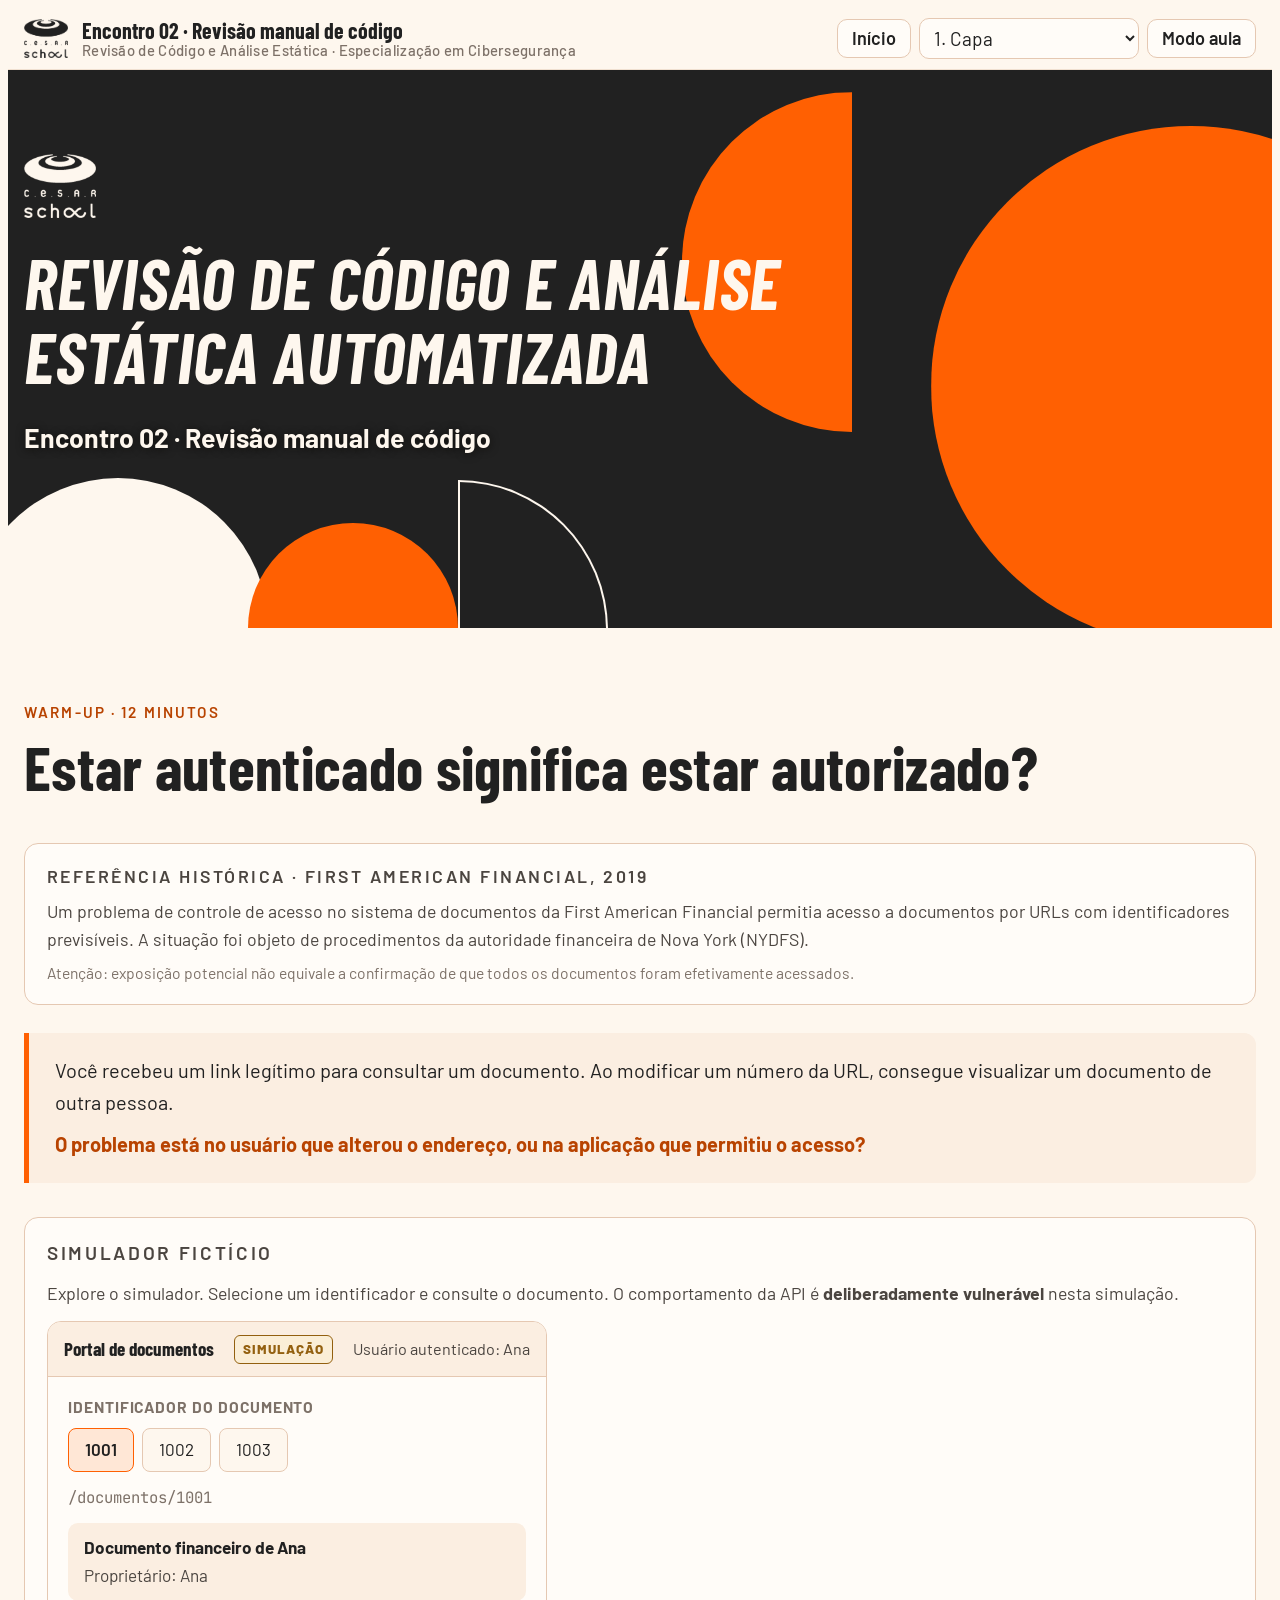
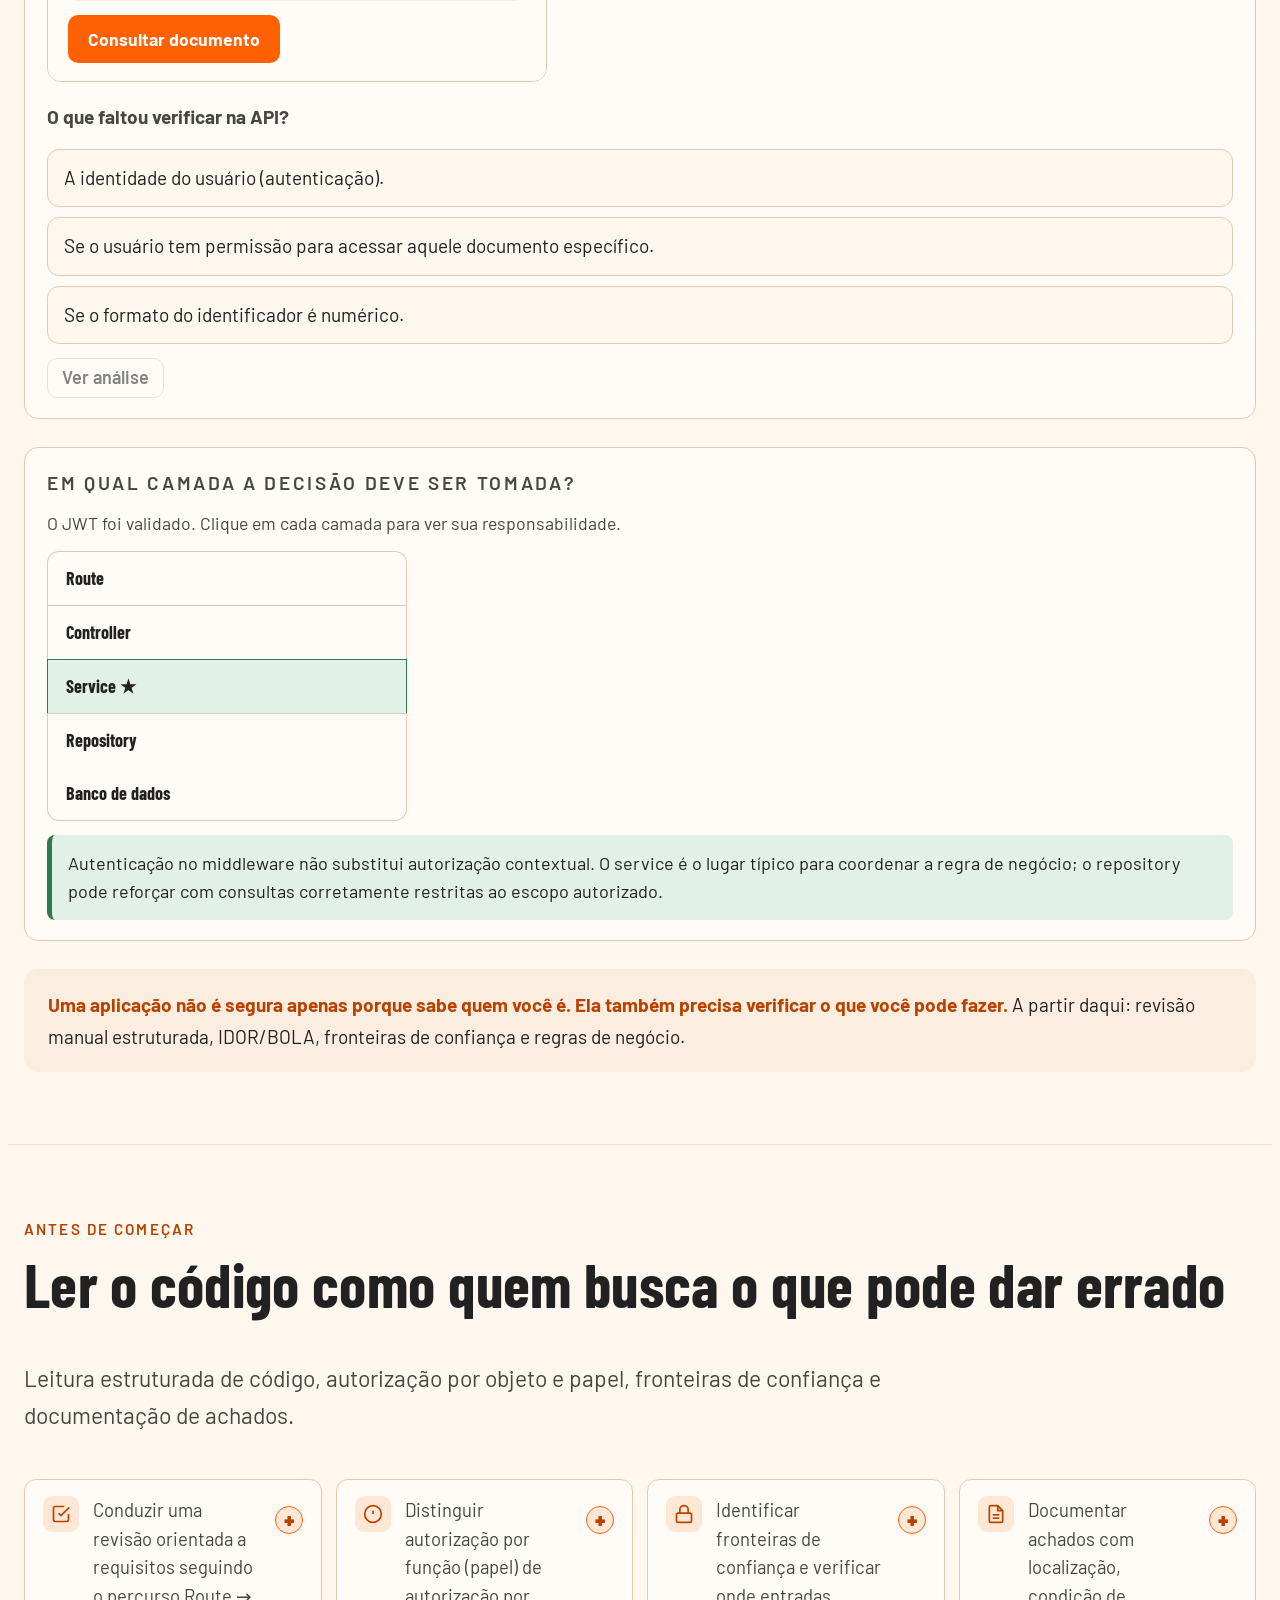
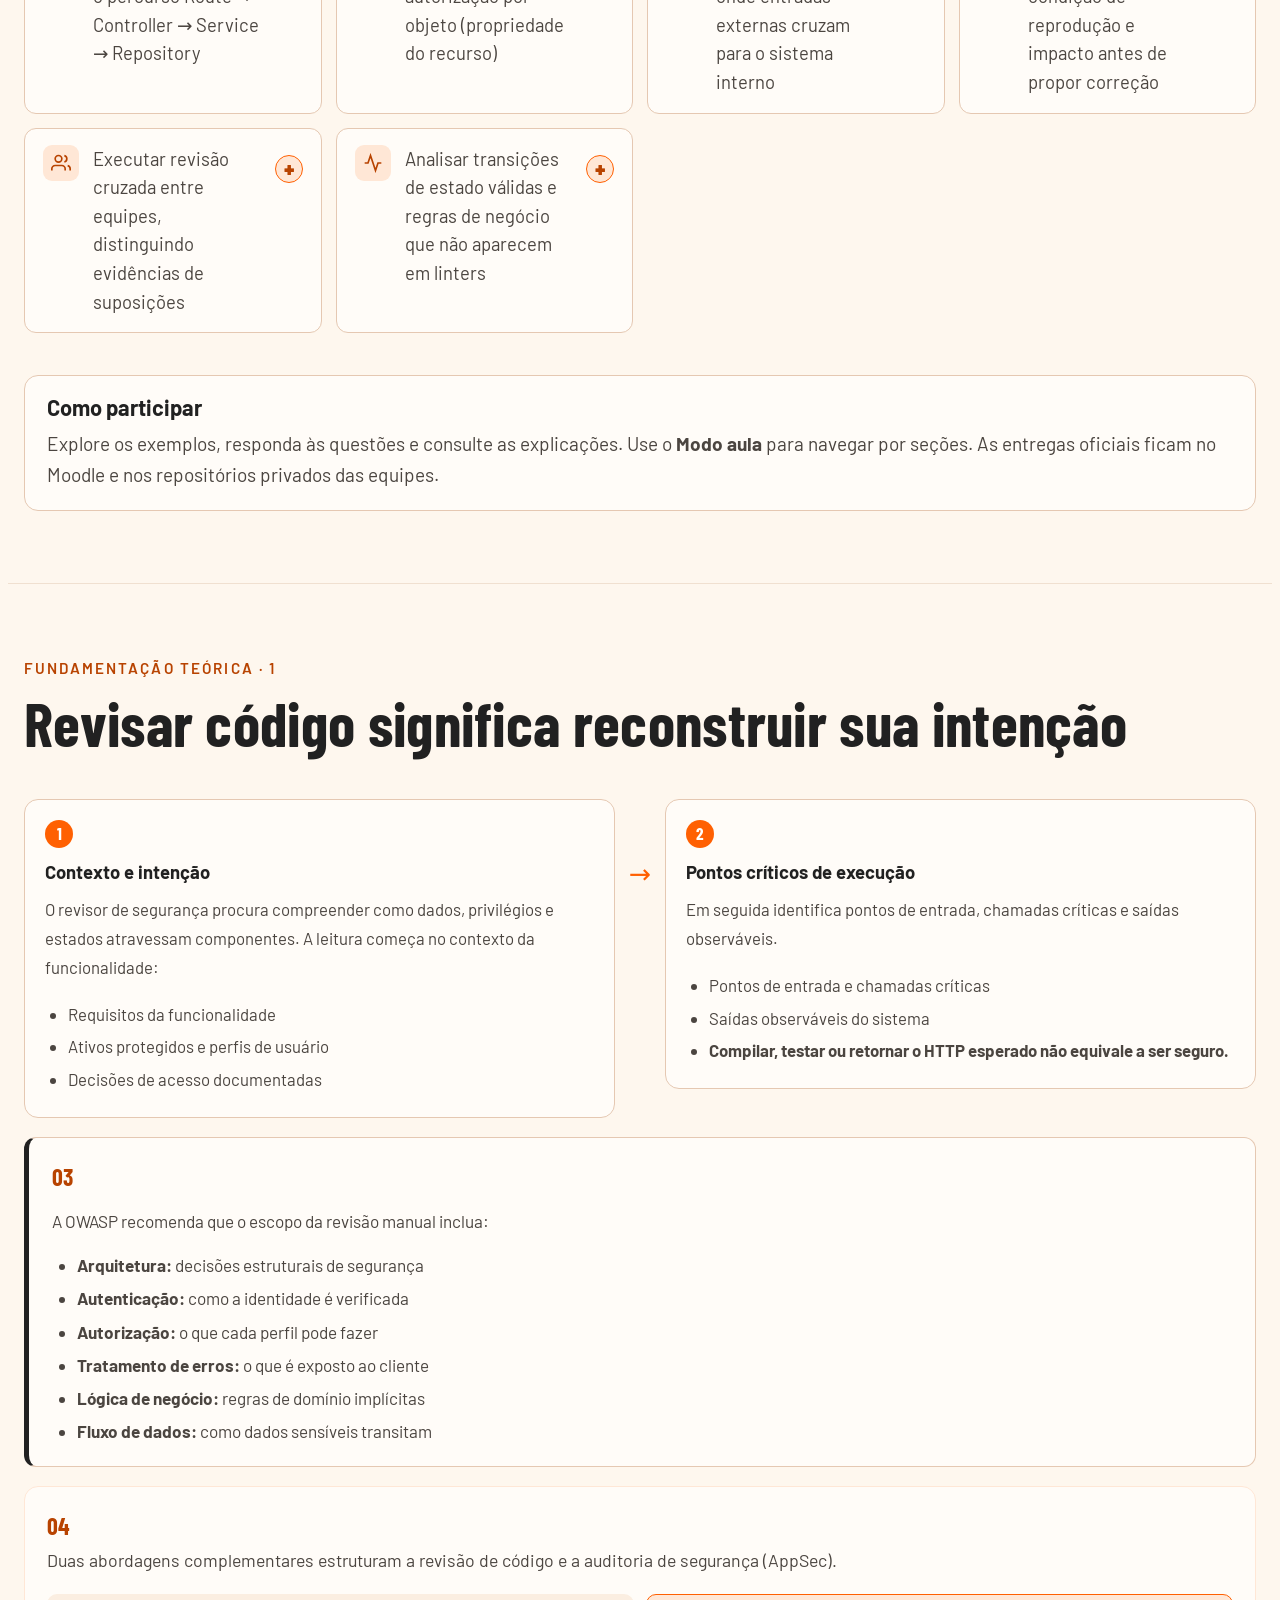
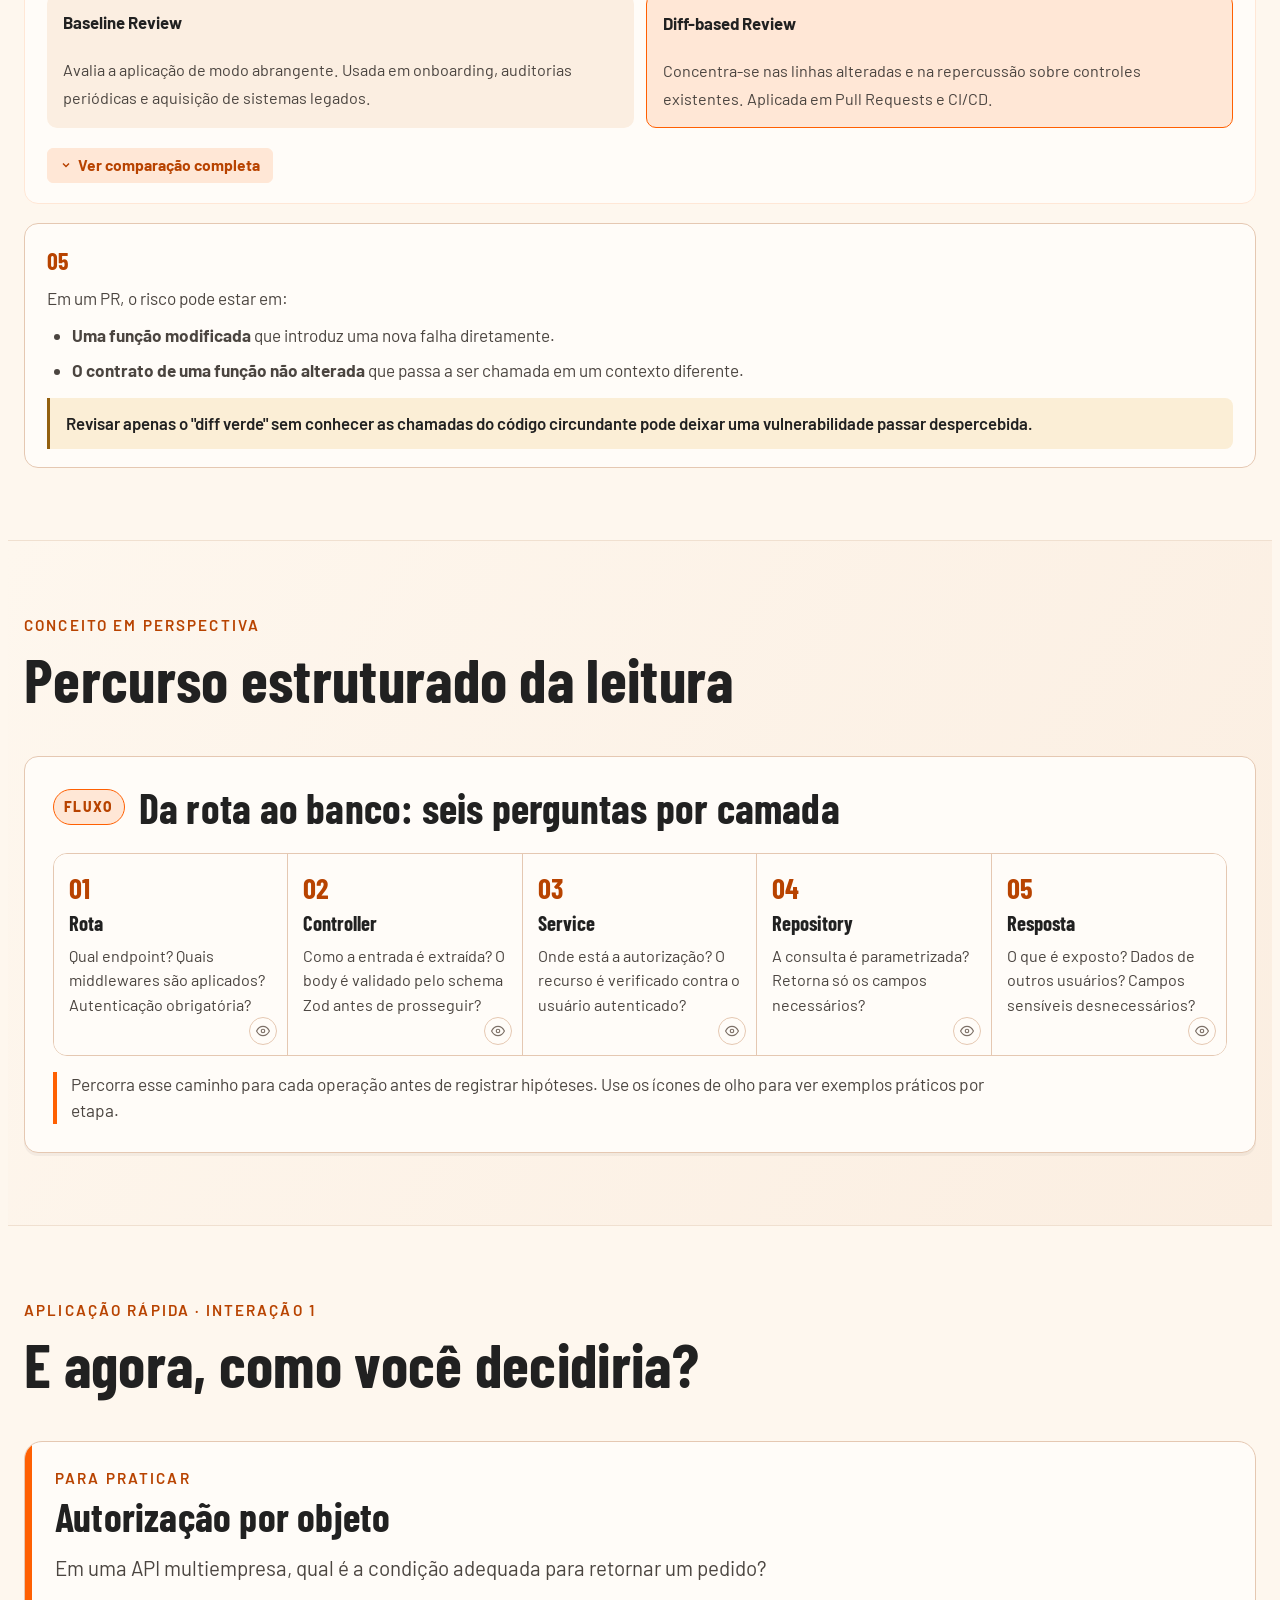
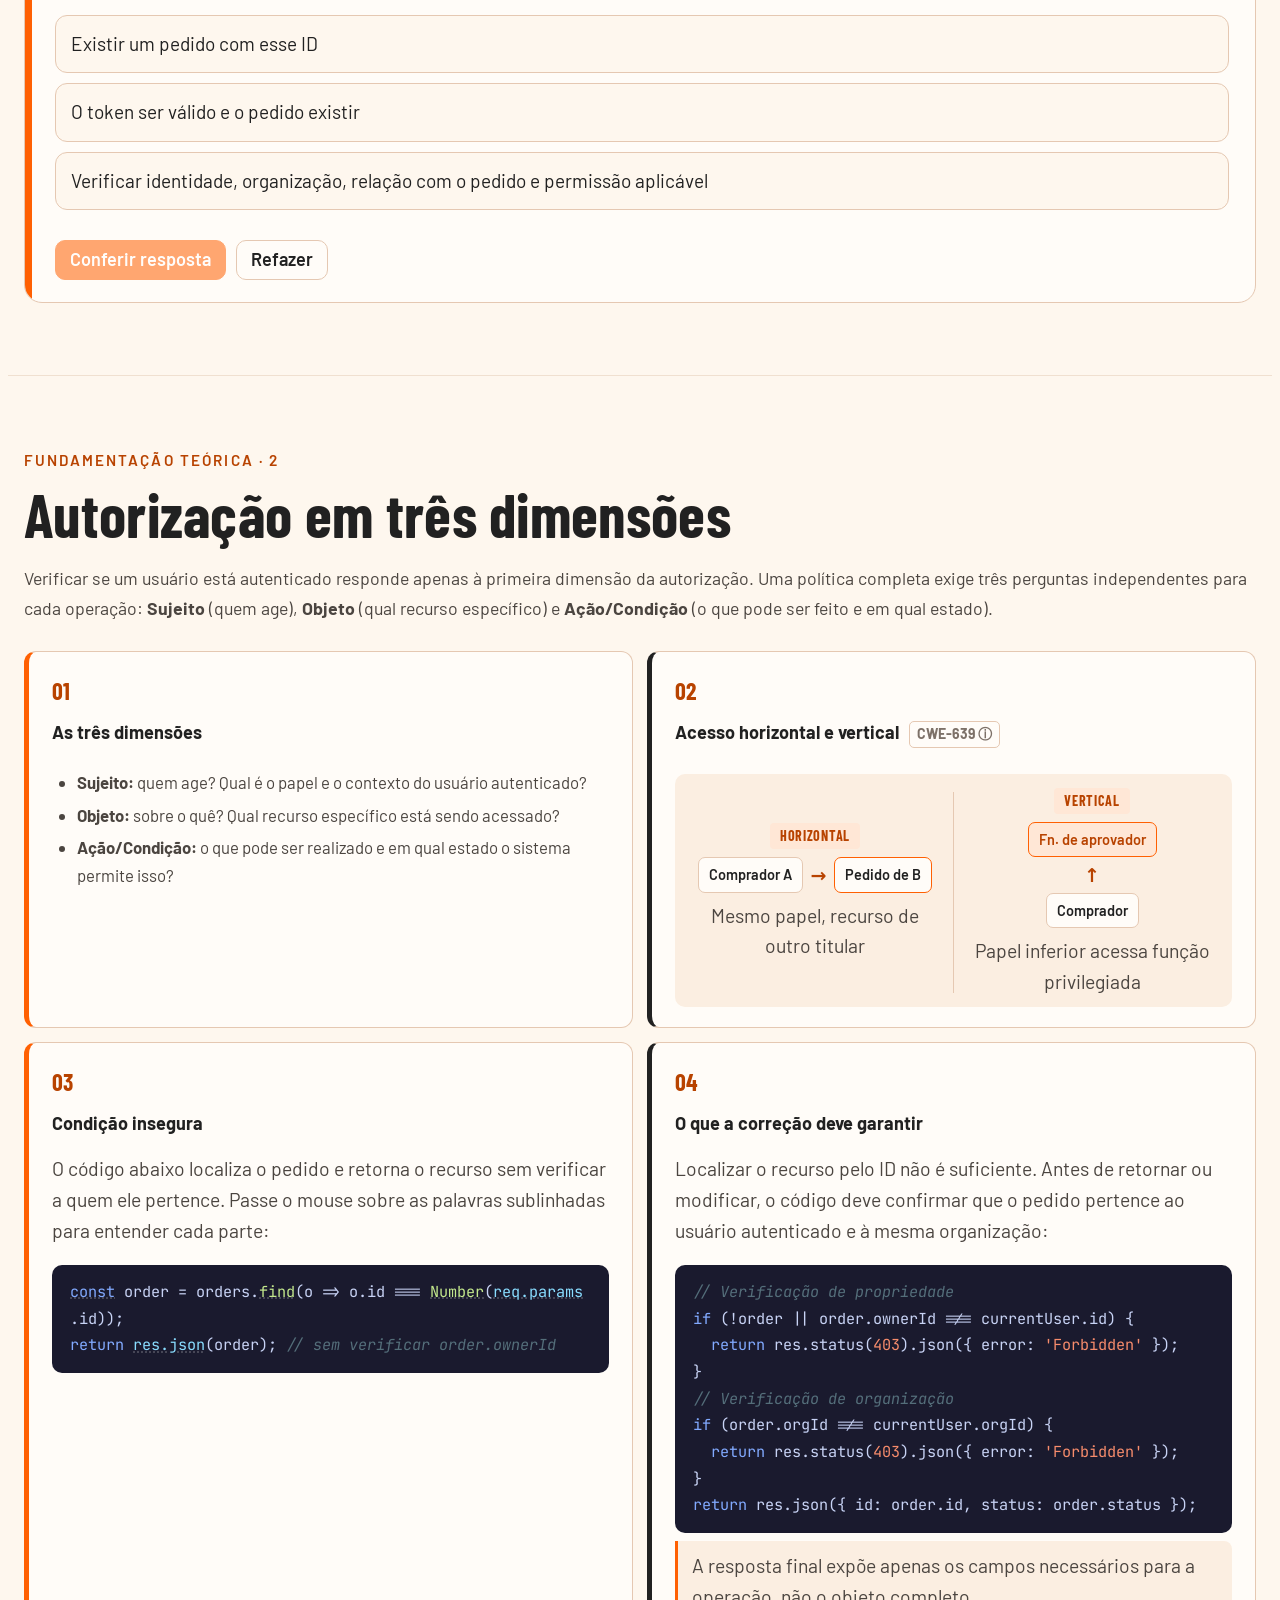
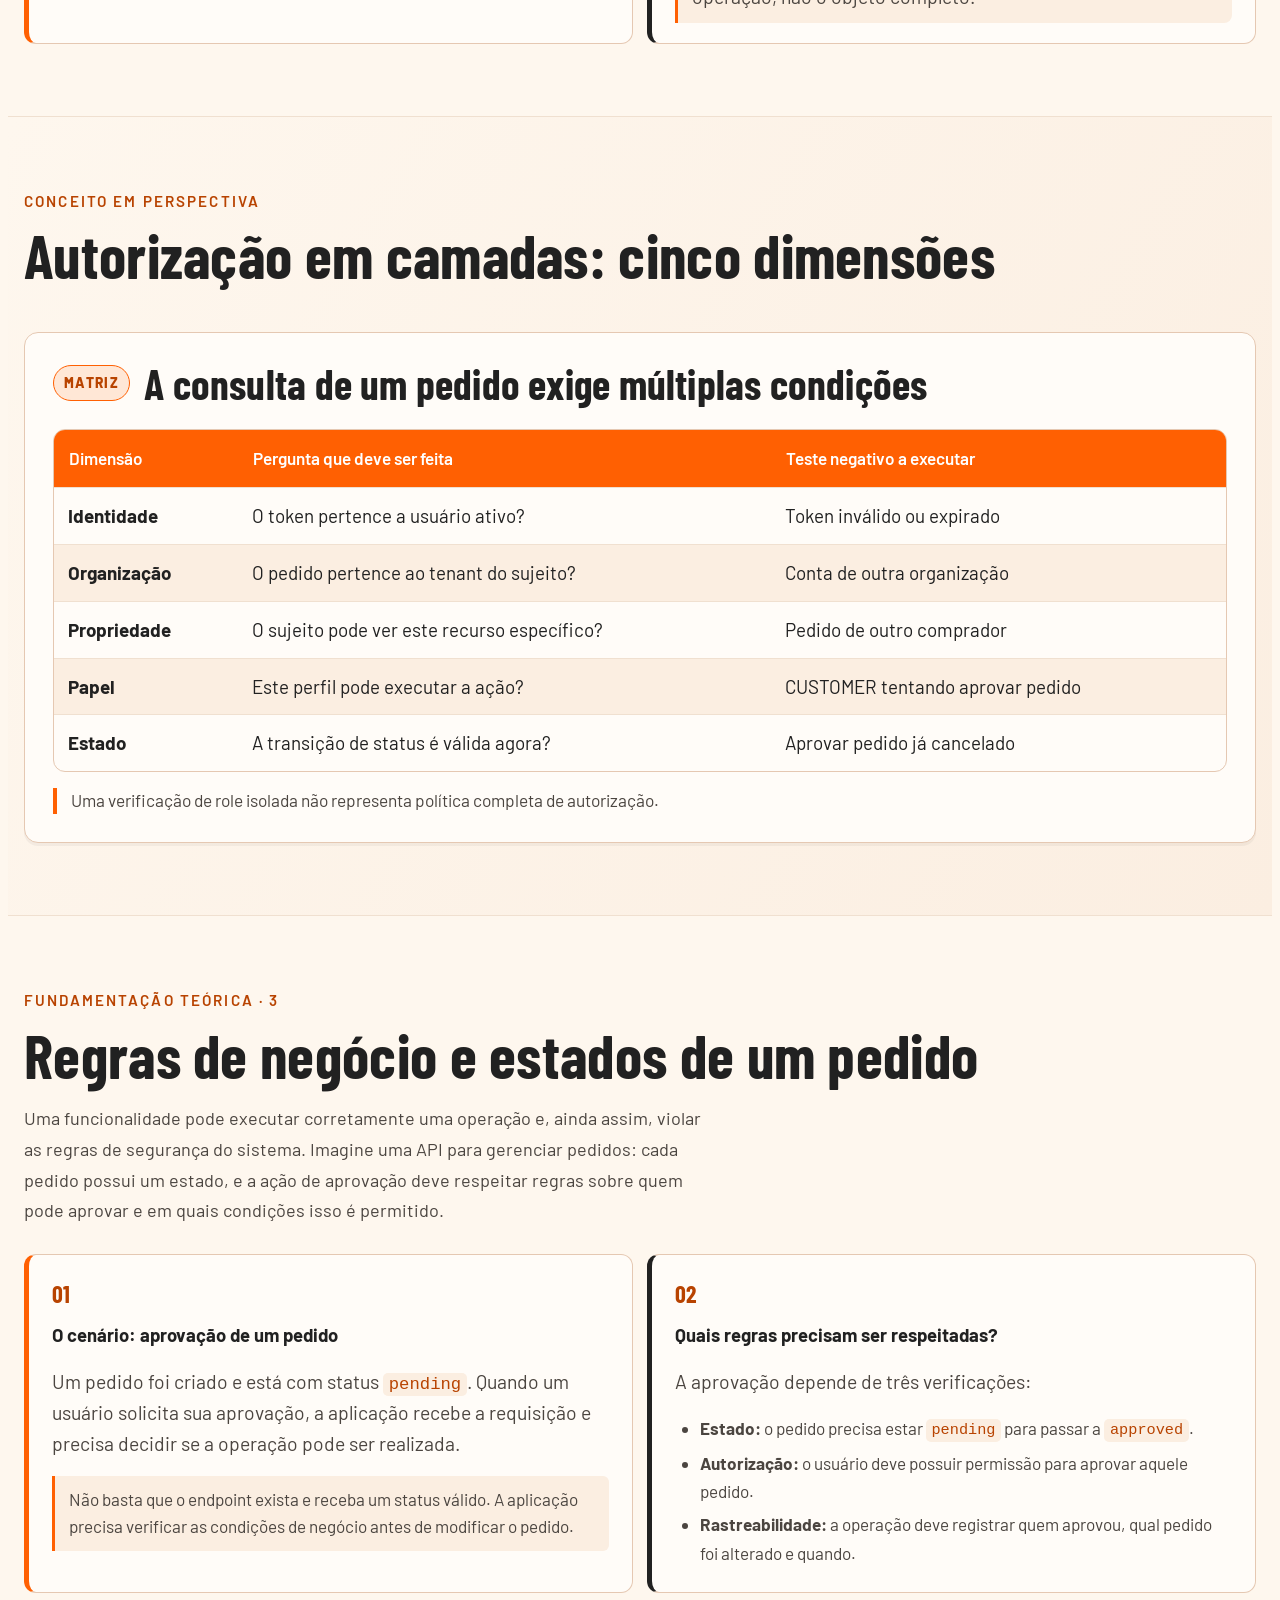
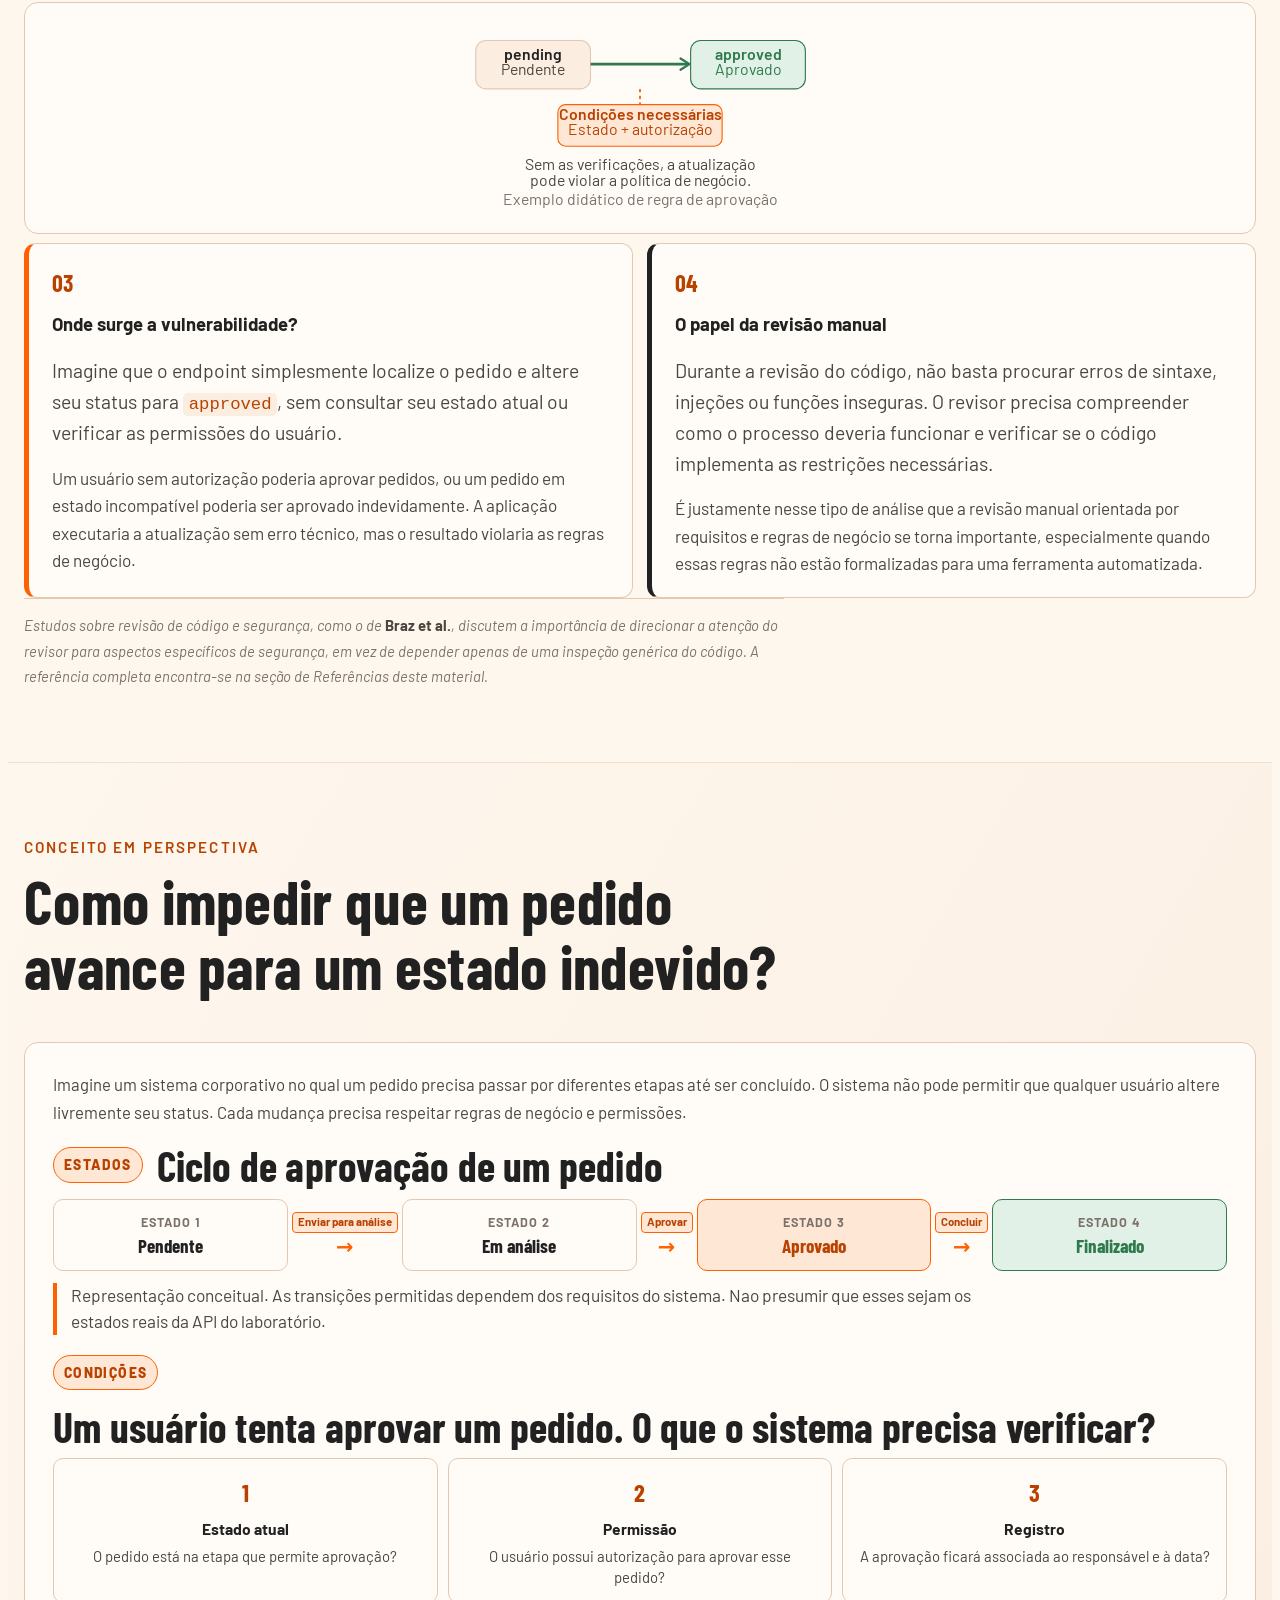
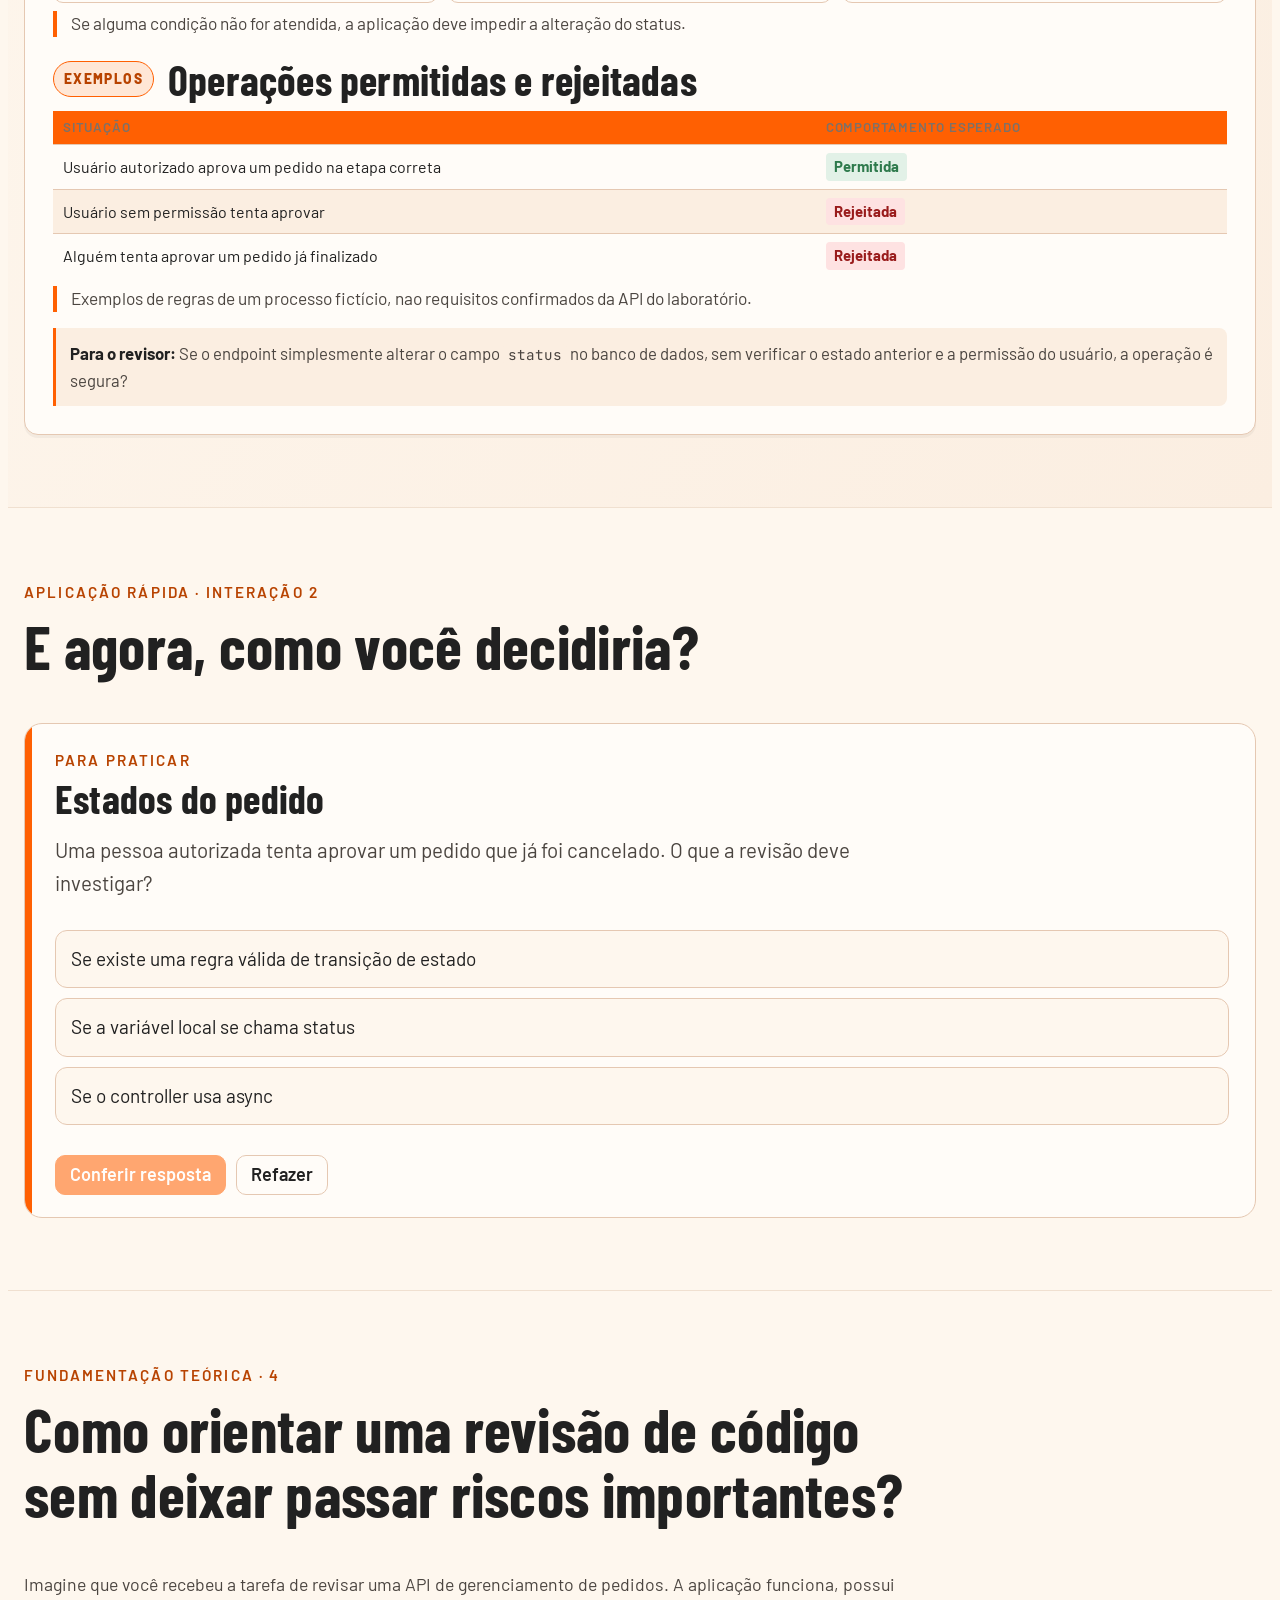
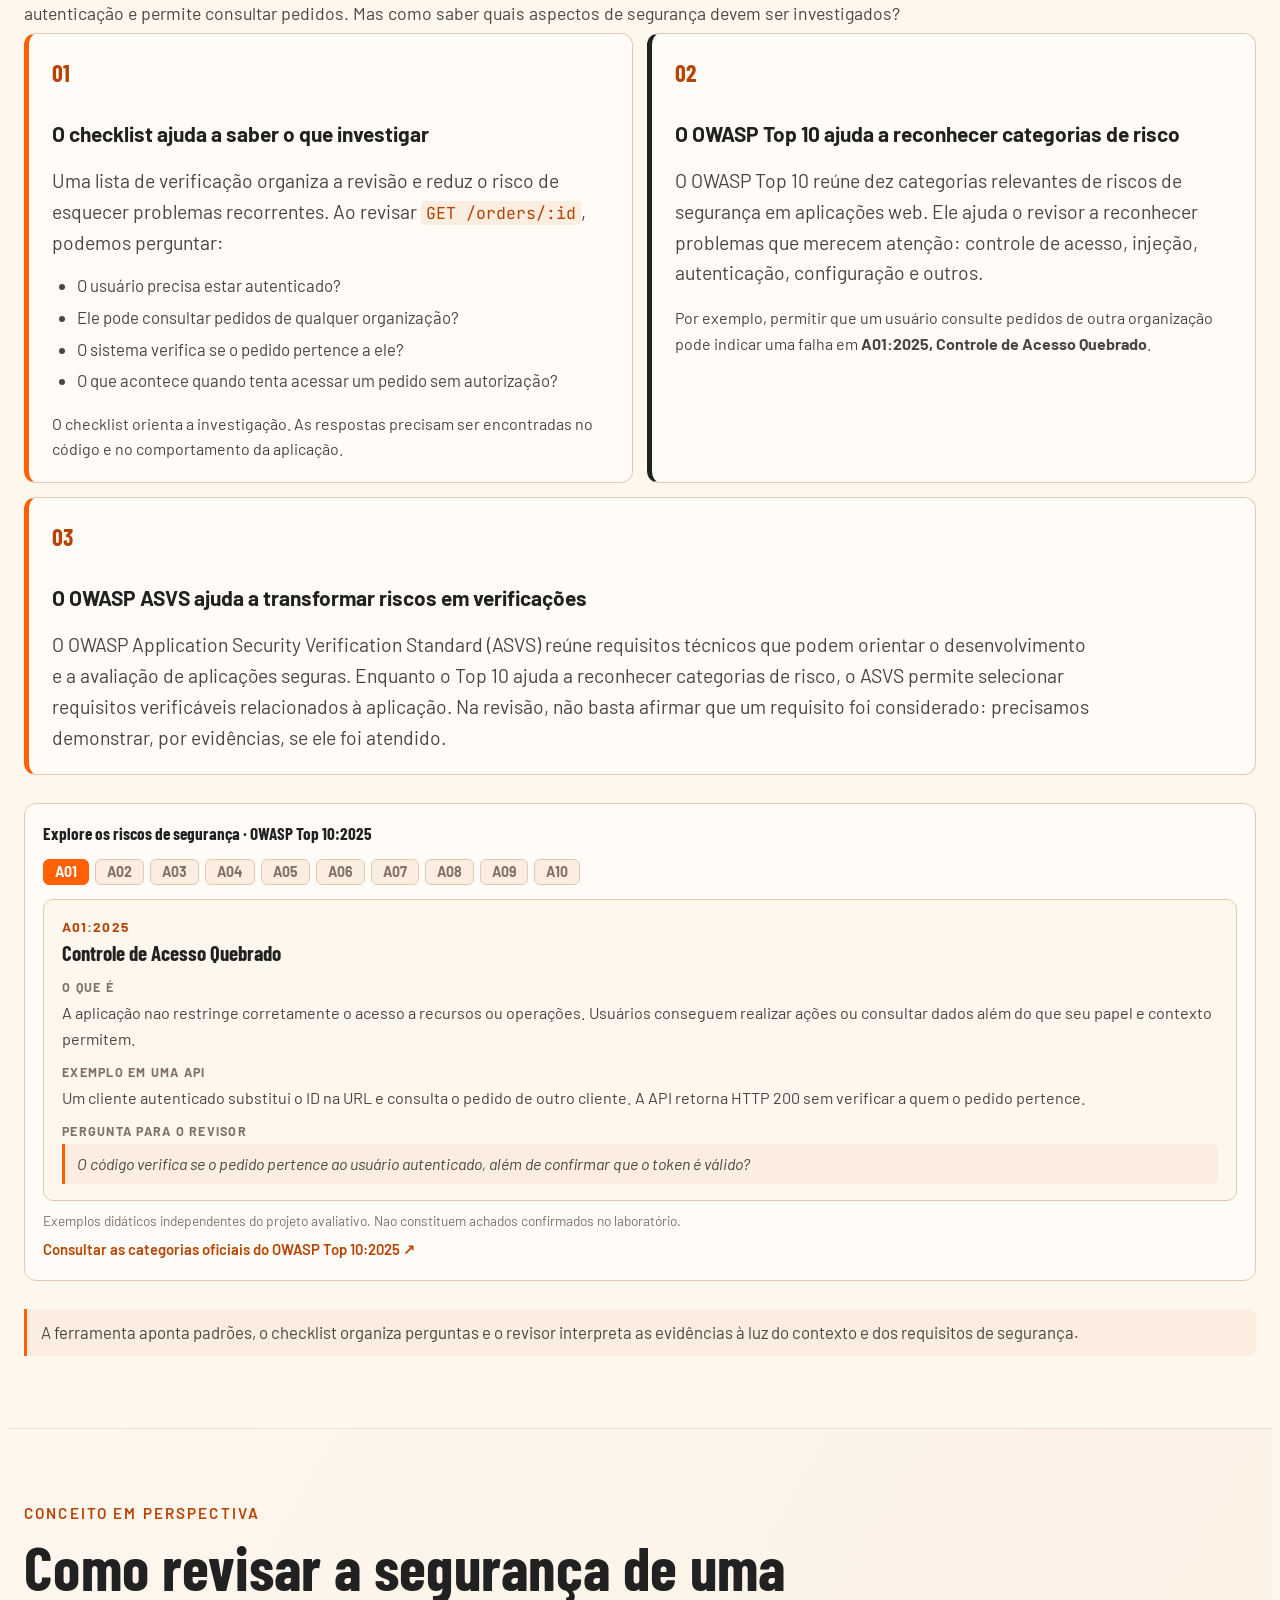
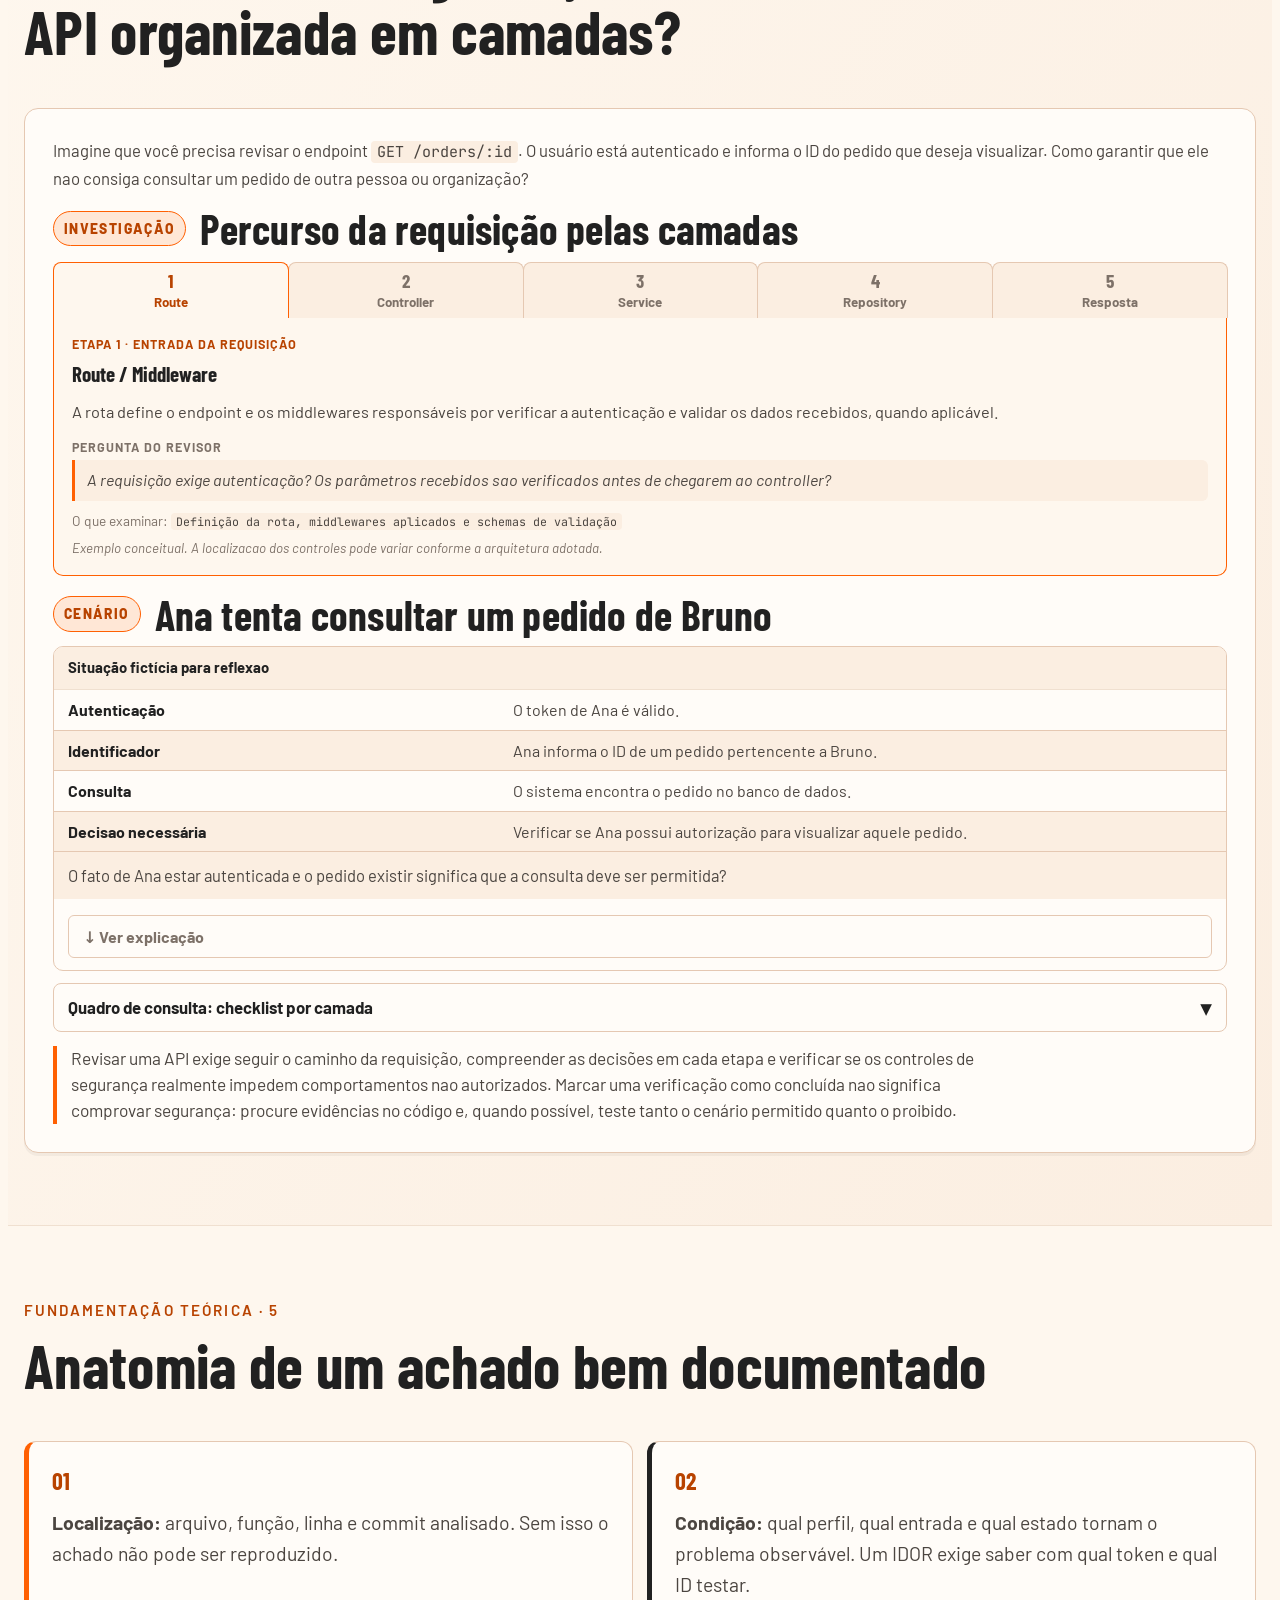
<file: aulas/aula-02.html>
﻿<!DOCTYPE html>
<html lang="pt-BR">
<head>
  <meta charset="utf-8"/>
  <meta content="width=device-width,initial-scale=1" name="viewport"/>
  <meta content="#FEF7EE" name="theme-color"/>
  <link rel="icon" href="../assets/favicon.svg" type="image/svg+xml"/>
  <meta name="description" content="Leitura estruturada de código, autorização por objeto e papel, fronteiras de confiança e documentação de achados."/>
  <title>Encontro 02 · Revisão manual de código | CESAR School</title>
  <link href="https://fonts.googleapis.com" rel="preconnect"/>
  <link crossorigin href="https://fonts.gstatic.com" rel="preconnect"/>
  <link href="https://fonts.googleapis.com/css2?family=Barlow+Condensed:ital,wght@0,600;0,700;1,700&family=Barlow:wght@400;500;600;700&family=JetBrains+Mono:wght@400;600&display=swap" rel="stylesheet"/>
  <link href="../assets/css/laura-aulas.css" rel="stylesheet"/>
  <link href="../assets/css/adaptacao.css" rel="stylesheet"/>
  <link href="../assets/css/pedagogia-visual.css" rel="stylesheet"/>
  <link href="../assets/css/melhorias.css" rel="stylesheet"/>
  <script defer src="../assets/js/config.js"></script>
  <script defer src="../assets/js/site.js"></script>
</head>
<body>
<header class="topo"><div class="wrap">
  <a aria-label="Início" href="../index.html" style="color:inherit;display:block"><span aria-label="CESAR School" class="logo" role="img"></span></a>
  <div class="topo-titulo">Encontro 02 · Revisão manual de código<small>Revisão de Código e Análise Estática · Especialização em Cibersegurança</small></div>
  <div class="topo-acoes">
    <a class="btn" href="../index.html" style="text-decoration:none;display:inline-flex;align-items:center;color:inherit">Início</a>
    <select aria-label="Ir diretamente a uma seção" id="irpara"></select>
    <button aria-pressed="false" class="btn" id="btnAula" type="button">Modo aula</button>
  </div>
</div></header>

<main>

<section class="cena capa" data-nome="Capa" id="capa">
  <div class="forma f1"></div><div class="forma f2"></div><div class="forma f3"></div><div class="forma f4"></div><div class="forma f5"></div>
  <div class="wrap">
    <span aria-label="CESAR School" class="logo" role="img"></span>
    <h1>Revisão de código e análise estática automatizada</h1>
    <p class="sub">Encontro 02 · Revisão manual de código</p>
  </div>
</section>

<!-- ═══════════════════════ WARM-UP 02 ═══════════════════════ -->
<section class="cena" data-nome="Warm-up" id="warmup">
<style>
.wu-provoc{background:var(--sunk);border-left:5px solid var(--orange);border-radius:0 12px 12px 0;padding:22px 26px;margin:0 0 6px}
.wu-provoc p{margin:0 0 10px;font-size:1.05rem;line-height:1.6;color:var(--ink)}
.wu-provoc p:last-child{margin:0}
.wu-provoc strong{color:var(--orange-ink)}
.wu-caso{background:var(--surface);border:1.5px solid var(--line);border-radius:14px;padding:18px 22px}
.wu-caso .eyebrow{margin-bottom:6px}
.wu-caso p{margin:0 0 8px;font-size:.93rem;color:var(--ink-2);line-height:1.6}
.wu-caso p:last-child{margin:0}
.wu-choices{display:grid;gap:10px;margin:16px 0 0}
.wu-choice{display:block;width:100%;text-align:left;font:inherit;background:var(--paper);color:var(--ink);border:1.5px solid var(--line);border-radius:12px;padding:14px 16px;cursor:pointer;transition:border-color .14s,background .14s;line-height:1.5}
.wu-choice:hover,.wu-choice:focus-visible{border-color:var(--orange)}
.wu-choice[aria-pressed="true"]{border-color:var(--orange);box-shadow:inset 5px 0 0 var(--orange);background:var(--orange-soft)}
.wu-choice[data-correct="true"][aria-pressed="true"]{border-color:var(--good);box-shadow:inset 5px 0 0 var(--good);background:var(--good-soft)}
.wu-feedback{border-left:5px solid var(--orange);border-radius:8px;padding:14px 16px;background:var(--sunk);margin-top:14px;line-height:1.6;font-size:.95rem;color:var(--ink)}
.wu-feedback[hidden]{display:none}
.wu-fechamento{background:var(--sunk);border-radius:14px;padding:20px 24px}
.wu-fechamento p{margin:0;font-size:1rem;line-height:1.65;color:var(--ink)}
.wu-fechamento strong{color:var(--orange-ink)}
/* Simulador */
.sim-portal{border:1.5px solid var(--line);border-radius:14px;overflow:hidden;max-width:500px}
.sim-header{background:var(--sunk);padding:12px 16px;border-bottom:1.5px solid var(--line);display:flex;align-items:center;justify-content:space-between;gap:12px;flex-wrap:wrap}
.sim-header .sim-title{font-family:var(--f-disp);font-weight:700;font-size:1rem}
.sim-badge{background:var(--warn-soft);color:var(--warn);font-size:.7rem;font-weight:800;letter-spacing:.08em;text-transform:uppercase;padding:3px 8px;border-radius:6px;border:1px solid var(--warn)}
.sim-user{font-size:.85rem;color:var(--ink-2)}
.sim-body{padding:18px 20px;background:var(--surface)}
.sim-id-row{display:flex;gap:8px;margin-bottom:14px;flex-wrap:wrap}
.sim-id-btn{font:inherit;background:var(--paper);color:var(--ink);border:1.5px solid var(--line);border-radius:8px;padding:7px 16px;cursor:pointer;font-size:.9rem;transition:border-color .14s}
.sim-id-btn:hover{border-color:var(--orange)}
.sim-id-btn.active{border-color:var(--orange);background:var(--orange-soft);font-weight:600}
.sim-path{font-family:var(--f-mono);font-size:.82rem;color:var(--muted);margin-bottom:12px}
.sim-doc-card{background:var(--sunk);border-radius:10px;padding:12px 16px;margin-bottom:14px;font-size:.9rem;line-height:1.5;color:var(--ink-2)}
.sim-doc-card strong{display:block;font-weight:700;color:var(--ink);margin-bottom:3px}
.sim-consult-btn{font:inherit;background:var(--orange);color:#fff;border:none;border-radius:10px;padding:10px 20px;cursor:pointer;font-weight:700;font-size:.92rem}
.sim-consult-btn:hover{filter:brightness(.9)}
.sim-result{margin-top:14px;padding:12px 16px;border-radius:10px;font-size:.88rem;line-height:1.6;font-weight:600}
.sim-result[hidden]{display:none}
.sim-result.ok{background:var(--good-soft);color:var(--good);border:1.5px solid var(--good)}
.sim-result.vuln{background:var(--warn-soft);color:var(--warn);border:1.5px solid var(--warn)}
/* Camadas */
.layer-stack{display:flex;flex-direction:column;gap:0;max-width:360px}
.ls-row{border:1.5px solid var(--line);border-radius:0;background:var(--surface);cursor:pointer;padding:12px 18px;position:relative;transition:background .14s,border-color .14s}
.ls-row:first-child{border-radius:12px 12px 0 0}
.ls-row:last-child{border-radius:0 0 12px 12px;border-top:none}
.ls-row:not(:last-child){border-bottom:none}
.ls-row:hover{background:var(--sunk)}
.ls-row.active{background:var(--orange-soft);border-color:var(--orange);z-index:1}
.ls-row.highlight{background:var(--good-soft);border-color:var(--good)}
.ls-name{font-weight:700;font-size:.95rem;font-family:var(--f-disp)}
.ls-desc{font-size:.83rem;color:var(--ink-2);margin-top:4px}
.ls-detail{font-size:.88rem;line-height:1.6;padding:12px 16px;background:var(--sunk);border:1.5px solid var(--line);border-top:none;border-radius:0 0 12px 12px;color:var(--ink)}
.ls-detail[hidden]{display:none}
</style>
  <div class="wrap pilha">
    <div>
      <p class="eyebrow">Warm-up · 12 minutos</p>
      <h2>Estar autenticado significa estar autorizado?</h2>
    </div>

    <div class="wu-caso">
      <p class="eyebrow">Referência histórica · First American Financial, 2019</p>
      <p>Um problema de controle de acesso no sistema de documentos da First American Financial permitia acesso a documentos por URLs com identificadores previsíveis. A situação foi objeto de procedimentos da autoridade financeira de Nova York (NYDFS).</p>
      <p style="font-size:.82rem;color:var(--muted)">Atenção: exposição potencial não equivale a confirmação de que todos os documentos foram efetivamente acessados.</p>
    </div>

    <div class="wu-provoc">
      <p>Você recebeu um link legítimo para consultar um documento. Ao modificar um número da URL, consegue visualizar um documento de outra pessoa.</p>
      <p><strong>O problema está no usuário que alterou o endereço, ou na aplicação que permitiu o acesso?</strong></p>
    </div>

    <!-- Interação 1: Simulador -->
    <div class="cartao">
      <p class="eyebrow">Simulador fictício</p>
      <p style="margin:0 0 14px;font-size:.93rem;color:var(--ink-2)">Explore o simulador. Selecione um identificador e consulte o documento. O comportamento da API é <strong>deliberadamente vulnerável</strong> nesta simulação.</p>
      <div class="sim-portal">
        <div class="sim-header">
          <span class="sim-title">Portal de documentos</span>
          <span class="sim-badge">Simulação</span>
          <span class="sim-user">Usuário autenticado: Ana</span>
        </div>
        <div class="sim-body">
          <p style="margin:0 0 8px;font-size:.82rem;font-weight:700;text-transform:uppercase;letter-spacing:.06em;color:var(--muted)">Identificador do documento</p>
          <div class="sim-id-row">
            <button class="sim-id-btn active" data-id="1001">1001</button>
            <button class="sim-id-btn" data-id="1002">1002</button>
            <button class="sim-id-btn" data-id="1003">1003</button>
          </div>
          <div class="sim-path" id="sim-path">/documentos/1001</div>
          <div class="sim-doc-card" id="sim-doc-card">
            <strong id="sim-doc-title">Documento financeiro de Ana</strong>
            <span id="sim-doc-owner">Proprietário: Ana</span>
          </div>
          <button class="sim-consult-btn" id="sim-consult-btn">Consultar documento</button>
          <div class="sim-result" id="sim-result" hidden></div>
        </div>
      </div>

      <div class="wu-choices" id="wu-sim-q" style="margin-top:20px">
        <p style="font-weight:700;margin-bottom:0">O que faltou verificar na API?</p>
      </div>
      <div class="wu-choices" id="wu-sim-choices">
        <button class="wu-choice" data-idx="0">A identidade do usuário (autenticação).</button>
        <button class="wu-choice" data-idx="1" data-correct="true">Se o usuário tem permissão para acessar aquele documento específico.</button>
        <button class="wu-choice" data-idx="2">Se o formato do identificador é numérico.</button>
      </div>
      <div class="quiz-actions" style="margin-top:14px">
        <button class="btn" id="wu-sim-btn" disabled>Ver análise</button>
      </div>
      <div class="wu-feedback" id="wu-sim-feedback" hidden>
        O sistema conhece Ana (autenticação), mas não verifica se Ana tem relação com o documento 1002 ou 1003 (autorização). A API deveria checar: <em>este usuário pode acessar este recurso específico?</em>, não apenas se está autenticado.
      </div>
    </div>

    <!-- Interação 2: Camadas -->
    <div class="cartao">
      <p class="eyebrow">Em qual camada a decisão deve ser tomada?</p>
      <p style="margin:0 0 14px;font-size:.93rem;color:var(--ink-2)">O JWT foi validado. Clique em cada camada para ver sua responsabilidade.</p>
      <div class="layer-stack" id="layer-stack">
        <div class="ls-row" data-layer="route" tabindex="0">
          <div class="ls-name">Route</div>
        </div>
        <div class="ls-row" data-layer="controller" tabindex="0">
          <div class="ls-name">Controller</div>
        </div>
        <div class="ls-row ls-row-service highlight" data-layer="service" tabindex="0">
          <div class="ls-name">Service ★</div>
        </div>
        <div class="ls-row" data-layer="repository" tabindex="0">
          <div class="ls-name">Repository</div>
        </div>
        <div class="ls-row" data-layer="db" tabindex="0">
          <div class="ls-name">Banco de dados</div>
        </div>
      </div>
      <div class="ls-detail" id="ls-detail" hidden></div>
      <div class="wu-feedback" style="margin-top:14px;border-left-color:var(--good);background:var(--good-soft)">
        Autenticação no middleware não substitui autorização contextual. O service é o lugar típico para coordenar a regra de negócio; o repository pode reforçar com consultas corretamente restritas ao escopo autorizado.
      </div>
    </div>

    <div class="wu-fechamento">
      <p><strong>Uma aplicação não é segura apenas porque sabe quem você é. Ela também precisa verificar o que você pode fazer.</strong> A partir daqui: revisão manual estruturada, IDOR/BOLA, fronteiras de confiança e regras de negócio.</p>
    </div>
  </div>
</section>
<script>
(function(){
  var DOCS={
    '1001':{title:'Documento financeiro de Ana',owner:'Ana',ok:true},
    '1002':{title:'Documento financeiro de Bruno',owner:'Bruno',ok:false},
    '1003':{title:'Documento financeiro de Carla',owner:'Carla',ok:false}
  };
  var selId='1001';
  document.querySelectorAll('.sim-id-btn').forEach(function(b){
    b.addEventListener('click',function(){
      document.querySelectorAll('.sim-id-btn').forEach(function(x){x.classList.remove('active')});
      b.classList.add('active');
      selId=b.dataset.id;
      document.getElementById('sim-path').textContent='/documentos/'+selId;
      var d=DOCS[selId];
      document.getElementById('sim-doc-title').textContent=d.title;
      document.getElementById('sim-doc-owner').textContent='Proprietário: '+d.owner;
      document.getElementById('sim-result').setAttribute('hidden','');
    });
  });
  document.getElementById('sim-consult-btn').addEventListener('click',function(){
    var d=DOCS[selId];
    var el=document.getElementById('sim-result');
    el.removeAttribute('hidden');
    if(d.ok){
      el.className='sim-result ok';
      el.textContent='Acesso permitido (200). Ana consultou um documento que lhe pertence.';
    } else {
      el.className='sim-result vuln';
      el.textContent='Acesso indevido simulado (200). Neste sistema fictício, a API permitiu a consulta sem verificar o proprietário. O comportamento esperado seria negar o acesso.';
    }
  });
  /* Votação simulador */
  var cs=document.querySelectorAll('#wu-sim-choices .wu-choice'),bs=document.getElementById('wu-sim-btn'),fs=document.getElementById('wu-sim-feedback');
  cs.forEach(function(b){b.addEventListener('click',function(){cs.forEach(function(x){x.setAttribute('aria-pressed','false')});b.setAttribute('aria-pressed','true');bs.disabled=false});});
  bs.addEventListener('click',function(){fs.removeAttribute('hidden');var s=document.querySelector('#wu-sim-choices .wu-choice[aria-pressed="true"]');if(s&&s.dataset.correct){fs.style.borderLeftColor='var(--good)';fs.style.background='var(--good-soft)'}});
  /* Camadas */
  var LAYERS={
    route:'Mapeia o endpoint e aplica middlewares gerais. Não verifica relação entre usuário e recurso específico.',
    controller:'Extrai dados da requisição e delega a operação ao service. Não decide autorização contextual.',
    service:'<strong>Lugar típico para autorização contextual.</strong> É aqui que a aplicação verifica se Ana pode consultar o documento com aquele identificador, não apenas se está autenticada.',
    repository:'Consulta dados. Pode aplicar filtros que restrinjam resultados ao escopo autorizado, reforçando a decisão do service.',
    db:'Persiste os recursos. Não assume por si só a regra de acesso da aplicação.'
  };
  var detail=document.getElementById('ls-detail');
  document.querySelectorAll('.ls-row').forEach(function(r){
    function activate(){
      document.querySelectorAll('.ls-row').forEach(function(x){x.classList.remove('active')});
      r.classList.add('active');
      detail.innerHTML=LAYERS[r.dataset.layer];
      detail.removeAttribute('hidden');
    }
    r.addEventListener('click',activate);
    r.addEventListener('keydown',function(e){if(e.key==='Enter'||e.key===' ')activate()});
  });
})();
</script>

<section class="cena" data-nome="Objetivos e dinâmica" id="roteiro">
  <div class="wrap pilha">
    <div>
      <p class="eyebrow">Antes de começar</p>
      <h2>Ler o código como quem busca o que pode dar errado</h2>
    </div>
    <p class="lede">Leitura estruturada de código, autorização por objeto e papel, fronteiras de confiança e documentação de achados.</p>
<style>
.obj-mais-btn{margin-top:10px;width:28px;height:28px;border-radius:50%;border:1.5px solid var(--orange);background:var(--orange-soft);color:var(--orange-ink);cursor:pointer;display:flex;align-items:center;justify-content:center;font-size:1.15rem;font-weight:900;line-height:1;padding:0;transition:background .14s,color .14s,border-color .14s;flex-shrink:0}
.obj-mais-btn:hover,.obj-mais-btn:focus-visible{background:var(--orange);color:#fff;border-color:var(--orange);outline:none}
.obj-modal-bg{position:fixed;inset:0;background:rgba(0,0,0,.48);z-index:9100;display:flex;align-items:center;justify-content:center;padding:20px}
.obj-modal-bg[hidden]{display:none}
.obj-modal-box{background:var(--surface);border-radius:18px;padding:28px 28px 24px;max-width:700px;width:100%;max-height:82vh;overflow-y:auto;position:relative;box-shadow:0 12px 48px rgba(0,0,0,.22)}
.obj-modal-close{position:absolute;top:14px;right:14px;width:30px;height:30px;border:none;background:var(--sunk);border-radius:50%;cursor:pointer;font-size:1rem;line-height:1;color:var(--ink-2);display:flex;align-items:center;justify-content:center;transition:background .14s}
.obj-modal-close:hover{background:var(--line);color:var(--ink)}
.obj-modal-eyebrow{font-size:.75rem;font-weight:700;letter-spacing:.07em;text-transform:uppercase;color:var(--muted);margin:0 0 6px}
.obj-modal-title{font-family:var(--f-disp);font-size:1.15rem;font-weight:700;margin:0 36px 14px 0;line-height:1.25;color:var(--ink)}
.obj-modal-body{font-size:.93rem;line-height:1.65;color:var(--ink-2)}
.obj-modal-body p{margin:0 0 8px}
.obj-modal-body ul{margin:6px 0 0;padding-left:1.3rem}
.obj-modal-body li{margin-bottom:6px}
.obj-modal-body code{font-family:var(--f-mono);font-size:.82rem;background:var(--sunk);padding:1px 5px;border-radius:4px;color:var(--ink)}
.obj-modal-body strong{color:var(--ink)}
</style>
    <div class="obj-grid">
      <div class="obj-item">
        <div class="obj-icon"><svg viewBox="0 0 24 24" fill="none" stroke="var(--orange-ink)" stroke-width="2"><path d="M9 11l3 3L22 4"/><path d="M21 12v7a2 2 0 0 1-2 2H5a2 2 0 0 1-2-2V5a2 2 0 0 1 2-2h11"/></svg></div>
        <p>Conduzir uma revisão orientada a requisitos seguindo o percurso Route → Controller → Service → Repository</p>
        <button class="obj-mais-btn" data-ex="0" aria-label="Ver exemplo">+</button>
      </div>
      <div class="obj-item">
        <div class="obj-icon"><svg viewBox="0 0 24 24" fill="none" stroke="var(--orange-ink)" stroke-width="2"><circle cx="12" cy="12" r="10"/><line x1="12" y1="8" x2="12" y2="12"/><line x1="12" y1="16" x2="12.01" y2="16"/></svg></div>
        <p>Distinguir autorização por função (papel) de autorização por objeto (propriedade do recurso)</p>
        <button class="obj-mais-btn" data-ex="1" aria-label="Ver exemplo">+</button>
      </div>
      <div class="obj-item">
        <div class="obj-icon"><svg viewBox="0 0 24 24" fill="none" stroke="var(--orange-ink)" stroke-width="2"><rect x="3" y="11" width="18" height="11" rx="2"/><path d="M7 11V7a5 5 0 0 1 10 0v4"/></svg></div>
        <p>Identificar fronteiras de confiança e verificar onde entradas externas cruzam para o sistema interno</p>
        <button class="obj-mais-btn" data-ex="2" aria-label="Ver exemplo">+</button>
      </div>
      <div class="obj-item">
        <div class="obj-icon"><svg viewBox="0 0 24 24" fill="none" stroke="var(--orange-ink)" stroke-width="2"><path d="M14 2H6a2 2 0 0 0-2 2v16a2 2 0 0 0 2 2h12a2 2 0 0 0 2-2V8z"/><polyline points="14 2 14 8 20 8"/><line x1="16" y1="13" x2="8" y2="13"/><line x1="16" y1="17" x2="8" y2="17"/></svg></div>
        <p>Documentar achados com localização, condição de reprodução e impacto antes de propor correção</p>
        <button class="obj-mais-btn" data-ex="3" aria-label="Ver exemplo">+</button>
      </div>
      <div class="obj-item">
        <div class="obj-icon"><svg viewBox="0 0 24 24" fill="none" stroke="var(--orange-ink)" stroke-width="2"><path d="M17 21v-2a4 4 0 0 0-4-4H5a4 4 0 0 0-4 4v2"/><circle cx="9" cy="7" r="4"/><path d="M23 21v-2a4 4 0 0 0-3-3.87"/><path d="M16 3.13a4 4 0 0 1 0 7.75"/></svg></div>
        <p>Executar revisão cruzada entre equipes, distinguindo evidências de suposições</p>
        <button class="obj-mais-btn" data-ex="4" aria-label="Ver exemplo">+</button>
      </div>
      <div class="obj-item">
        <div class="obj-icon"><svg viewBox="0 0 24 24" fill="none" stroke="var(--orange-ink)" stroke-width="2"><polyline points="22 12 18 12 15 21 9 3 6 12 2 12"/></svg></div>
        <p>Analisar transições de estado válidas e regras de negócio que não aparecem em linters</p>
        <button class="obj-mais-btn" data-ex="5" aria-label="Ver exemplo">+</button>
      </div>
    </div>

    <!-- Modal de exemplos -->
    <div class="obj-modal-bg" id="obj-modal" role="dialog" aria-modal="true" aria-labelledby="obj-modal-ttl" hidden>
      <div class="obj-modal-box">
        <button class="obj-modal-close" id="obj-modal-close" aria-label="Fechar">&#x2715;</button>
        <p class="obj-modal-eyebrow">Exemplo prático</p>
        <h4 class="obj-modal-title" id="obj-modal-ttl"></h4>
        <div class="obj-modal-body" id="obj-modal-body"></div>
      </div>
    </div>
<script>
(function(){
  var EX=[
    {title:'Percurso Route → Controller → Service → Repository',
     body:'<p>Para o endpoint <code>POST /orders/:id/approve</code>:</p><ul><li><strong>Rota:</strong> <code>authMiddleware</code> está aplicado antes do controller?</li><li><strong>Controller:</strong> o campo <code>id</code> é extraído e validado pelo schema Zod?</li><li><strong>Service:</strong> existe verificação de <code>order.ownerId === user.id</code> e de organização?</li><li><strong>Repository:</strong> a consulta é parametrizada e filtra por tenant?</li></ul>'},
    {title:'Papel vs. objeto: dois vetores da autorização',
     body:'<ul><li><strong>Papel (role-based):</strong> MANAGER pode aprovar pedidos. Mas pode aprovar qualquer pedido, de qualquer empresa?</li><li><strong>Objeto (resource-based):</strong> o pedido #42 pertence à empresa X. Apenas usuários dessa empresa deveriam acessá-lo, independente do papel.</li><li>Uma boa política de autorização verifica os dois: <em>quem você é</em> e <em>a quem pertence o recurso</em>.</li></ul>'},
    {title:'Fronteiras de confiança: onde a entrada externa é controlada?',
     body:'<p>Usuário envia <code>{"orderId": "1 OR 1=1"}</code> no body. Onde essa string externa se torna dado interno?</p><ul><li>A <strong>fronteira de confiança</strong> deve estar na validação Zod no Controller.</li><li>Se o dado chega ao Repository sem validação, a fronteira foi cruzada sem controle.</li><li>A revisão deve verificar: cada entrada externa passa por um ponto de validação explícito?</li></ul>'},
    {title:'Anatomia de um achado bem documentado',
     body:'<ul><li><strong>Localização:</strong> <code>src/orders/order.service.ts</code>, linha 47, commit <code>a3f9c1b</code></li><li><strong>Condição:</strong> usuário autenticado com qualquer papel, usando o <code>orderId</code> de outro tenant</li><li><strong>Impacto:</strong> acesso cross-tenant a dados financeiros de outra empresa</li><li><strong>Classificação:</strong> CWE-639, hipótese pendente de confirmação via teste</li></ul>'},
    {title:'Revisão cruzada: hipótese vs. evidência',
     body:'<p>Time A revisa o código do Time B e documenta:</p><ul><li><strong>Hipótese:</strong> "getOrder (linha 47) parece não verificar propriedade do recurso."</li><li>Time B responde: "A verificação está no repository, veja <code>findByIdAndOwner()</code>."</li><li>Resultado: hipótese encerrada com evidência, ou confirmada como vulnerabilidade real.</li></ul><p>Distinguir "hipótese" de "confirmado" evita ruído no relatório.</p>'},
    {title:'Transições de estado e regras de negócio',
     body:'<p>Um pedido cancelado pode ser aprovado?</p><ul><li><strong>Transição válida:</strong> <code>PENDING → APPROVED</code> (por aprovador autorizado)</li><li><strong>Transição inválida:</strong> <code>CANCELLED → APPROVED</code> (deve ser bloqueada)</li><li>O linter não detecta esse problema. A revisão manual pergunta: o método <code>approve()</code> verifica se <code>order.status === \'PENDING\'</code> antes de agir?</li></ul>'}
  ];
  var modal=document.getElementById('obj-modal');
  var ttl=document.getElementById('obj-modal-ttl');
  var body=document.getElementById('obj-modal-body');
  var closeBtn=document.getElementById('obj-modal-close');
  var lastFocus=null;
  function openModal(idx){
    var ex=EX[idx];
    ttl.textContent=ex.title;
    body.innerHTML=ex.body;
    modal.removeAttribute('hidden');
    closeBtn.focus();
  }
  function closeModal(){
    modal.setAttribute('hidden','');
    if(lastFocus)lastFocus.focus();
  }
  document.querySelectorAll('.obj-mais-btn').forEach(function(btn){
    btn.addEventListener('click',function(){lastFocus=btn;openModal(+btn.dataset.ex);});
  });
  closeBtn.addEventListener('click',closeModal);
  modal.addEventListener('click',function(e){if(e.target===modal)closeModal();});
  document.addEventListener('keydown',function(e){if(e.key==='Escape'&&!modal.hasAttribute('hidden'))closeModal();});
})();
</script>
    <div class="cartao" style="margin-top:14px">
      <h3>Como participar</h3>
      <p>Explore os exemplos, responda às questões e consulte as explicações. Use o <strong>Modo aula</strong> para navegar por seções. As entregas oficiais ficam no Moodle e nos repositórios privados das equipes.</p>
    </div>
  </div>
</section>

<section class="cena" data-nome="Conceito: Revisar código significa reconstruir sua intenção" id="conceito-1">
  <div class="wrap pilha">
    <div><p class="eyebrow">Fundamentação teórica · 1</p><h2>Revisar código significa reconstruir sua intenção</h2></div>
<style>
/* Sequência 01-02 */
.rev-seq{display:grid;grid-template-columns:1fr auto 1fr;gap:0;align-items:start;margin-bottom:1rem}
@media(max-width:620px){.rev-seq{grid-template-columns:1fr}.rev-seq-arrow{transform:rotate(90deg);text-align:center;padding:6px 0}}
.rev-seq-step{background:var(--surface);border:1.5px solid var(--line);border-radius:14px;padding:18px 20px}
.rev-seq-num{display:inline-flex;align-items:center;justify-content:center;width:28px;height:28px;background:var(--orange);color:#fff;border-radius:50%;font-family:var(--f-disp);font-weight:700;font-size:.9rem;margin-bottom:10px}
.rev-seq-step h4{margin:0 0 8px;font-size:.97rem;font-weight:700;color:var(--ink)}
.rev-seq-step ul{margin:0;padding-left:1.2rem;font-size:.88rem;line-height:1.65;color:var(--ink-2)}
.rev-seq-step li{margin-bottom:5px}
.rev-seq-arrow{display:flex;align-items:center;justify-content:center;padding:0 14px;font-size:1.4rem;color:var(--orange);margin-top:52px}
/* Quadro 03 */
.study-card-b ul{margin:8px 0 0;padding-left:1.3rem;font-size:.9rem;line-height:1.65;color:var(--ink-2)}
.study-card-b li{margin-bottom:5px}
/* Quadro 04: Baseline vs Diff */
.card-approach{background:var(--surface);border:1.5px solid var(--orange-soft);border-radius:14px;padding:20px 22px;margin-top:1rem;min-width:0;overflow-x:hidden}
.card-intro-txt{font-size:.93rem;line-height:1.65;color:var(--ink-2);margin:6px 0 12px}
/* Definições lado a lado */
.approach-defs{display:grid;grid-template-columns:1fr 1fr;gap:12px;margin:10px 0 16px}
@media(max-width:500px){.approach-defs{grid-template-columns:1fr}}
.approach-def-box{background:var(--sunk);border-radius:10px;padding:14px 16px}
.approach-def-box.box-diff{background:var(--orange-soft);border:1.5px solid var(--orange)}
.approach-def-ttl{font-weight:700;font-size:.88rem;margin:0 0 6px;color:var(--ink)}
.approach-def-txt{font-size:.85rem;line-height:1.6;margin:0;color:var(--ink-2)}
/* Toggle expandível */
.approach-details{min-width:0;overflow:hidden}
.approach-toggle{display:inline-flex;align-items:center;gap:6px;list-style:none;cursor:pointer;font-size:.82rem;font-weight:700;color:var(--orange-ink);background:var(--orange-soft);border:1.5px solid var(--orange-soft);border-radius:6px;padding:4px 12px;transition:background .14s,color .14s;user-select:none;margin-top:4px}
.approach-toggle::-webkit-details-marker{display:none}
.approach-toggle svg{transition:transform .2s;flex-shrink:0}
.approach-details[open] .approach-toggle,.approach-toggle:hover{background:var(--orange);color:#fff;border-color:var(--orange)}
.approach-details[open] .approach-toggle svg{transform:rotate(180deg)}
/* Comparação sem scroll — CSS Grid em vez de <table> */
.approach-table-wrap{margin-top:14px;padding:14px 16px;background:var(--sunk);border-radius:10px;min-width:0}
.cmp-tbl{display:flex;flex-direction:column;border-radius:8px;overflow:hidden;font-size:.85rem}
.cmp-row{display:grid;grid-template-columns:22% 1fr 1fr;border-bottom:1px solid var(--line)}
.cmp-row:last-child{border-bottom:none}
.cmp-cell{padding:8px 10px;line-height:1.55;min-width:0;word-break:break-word;overflow-wrap:anywhere}
.cmp-row-head .cmp-cell{font-family:var(--f-disp);font-size:.78rem;font-weight:700;letter-spacing:.04em;text-transform:uppercase;color:var(--muted);background:var(--surface);padding-block:10px}
.cmp-crit{font-weight:700;color:var(--ink)}
.approach-conn{margin-top:14px;padding:12px 14px;background:var(--surface);border-radius:8px;border-left:3px solid var(--orange);font-size:.87rem}
.approach-conn p{margin:0 0 6px;font-weight:700;color:var(--ink)}
.approach-conn ul{margin:0;padding-left:1.2rem;line-height:1.6;color:var(--ink-2)}
.approach-conn li{margin-bottom:5px}
/* Correção: filho flex precisa de min-width:0 para não vazar o viewport */
#conceito-1 .section-text{min-width:0;overflow-x:hidden}
/* Intro dos passos de sequência */
.rev-seq-intro{font-size:.88rem;line-height:1.6;color:var(--ink-2);margin:0 0 8px}
/* Quadro 05 standalone */
.card-05{background:var(--surface);border:1.5px solid var(--line);border-radius:14px;padding:18px 22px;margin-top:1rem;min-width:0}
.card-05 ul{margin:8px 0 0;padding-left:1.3rem;font-size:.9rem;line-height:1.65;color:var(--ink-2)}
.card-05 li{margin-bottom:6px}
.consequence-alert{margin-top:14px;padding:12px 16px;background:var(--warn-soft);border-left:3px solid var(--warn);border-radius:0 8px 8px 0;font-size:.88rem;line-height:1.6;color:var(--ink);font-weight:600}
</style>
    <div class="section-text">

      <!-- Quadros 01 + 02: sequência visual -->
      <div class="rev-seq">
        <div class="rev-seq-step">
          <div class="rev-seq-num">1</div>
          <h4>Contexto e intenção</h4>
          <p class="rev-seq-intro">O revisor de segurança procura compreender como dados, privilégios e estados atravessam componentes. A leitura começa no contexto da funcionalidade:</p>
          <ul>
            <li>Requisitos da funcionalidade</li>
            <li>Ativos protegidos e perfis de usuário</li>
            <li>Decisões de acesso documentadas</li>
          </ul>
        </div>
        <div class="rev-seq-arrow">&#8594;</div>
        <div class="rev-seq-step">
          <div class="rev-seq-num">2</div>
          <h4>Pontos críticos de execução</h4>
          <p class="rev-seq-intro">Em seguida identifica pontos de entrada, chamadas críticas e saídas observáveis.</p>
          <ul>
            <li>Pontos de entrada e chamadas críticas</li>
            <li>Saídas observáveis do sistema</li>
            <li><strong>Compilar, testar ou retornar o HTTP esperado não equivale a ser seguro.</strong></li>
          </ul>
        </div>
      </div>

      <!-- Quadro 03: escopo OWASP com bullets -->
      <article class="study-card study-card-b"><span class="study-card-no">03</span>
        <p style="margin:4px 0 0;font-size:.9rem;color:var(--ink-2)">A OWASP recomenda que o escopo da revisão manual inclua:</p>
        <ul>
          <li><strong>Arquitetura:</strong> decisões estruturais de segurança</li>
          <li><strong>Autenticação:</strong> como a identidade é verificada</li>
          <li><strong>Autorização:</strong> o que cada perfil pode fazer</li>
          <li><strong>Tratamento de erros:</strong> o que é exposto ao cliente</li>
          <li><strong>Lógica de negócio:</strong> regras de domínio implícitas</li>
          <li><strong>Fluxo de dados:</strong> como dados sensíveis transitam</li>
        </ul>
      </article>

      <!-- Quadro 04: Baseline vs Diff-based -->
      <article class="card-approach">
        <span class="study-card-no">04</span>
        <p class="card-intro-txt">Duas abordagens complementares estruturam a revisão de código e a auditoria de segurança (AppSec).</p>

        <!-- Definições lado a lado -->
        <div class="approach-defs">
          <div class="approach-def-box box-base">
            <p class="approach-def-ttl">Baseline Review</p>
            <p class="approach-def-txt">Avalia a aplicação de modo abrangente. Usada em onboarding, auditorias periódicas e aquisição de sistemas legados.</p>
          </div>
          <div class="approach-def-box box-diff">
            <p class="approach-def-ttl">Diff-based Review</p>
            <p class="approach-def-txt">Concentra-se nas linhas alteradas e na repercussão sobre controles existentes. Aplicada em Pull Requests e CI/CD.</p>
          </div>
        </div>

        <details class="approach-details">
          <summary class="approach-toggle"><svg width="12" height="12" viewBox="0 0 24 24" fill="none" stroke="currentColor" stroke-width="3" aria-hidden="true"><polyline points="6 9 12 15 18 9"/></svg> Ver comparação completa</summary>
          <div class="approach-table-wrap">
            <div class="cmp-tbl">
              <div class="cmp-row cmp-row-head">
                <div class="cmp-cell cmp-crit">Critério</div>
                <div class="cmp-cell">Baseline Review</div>
                <div class="cmp-cell">Diff-based Review</div>
              </div>
              <div class="cmp-row">
                <div class="cmp-cell cmp-crit">Escopo</div>
                <div class="cmp-cell">Toda a base de código, configurações, dependências e arquitetura.</div>
                <div class="cmp-cell">Apenas o delta (linhas adicionadas, removidas ou alteradas) e o contexto imediato.</div>
              </div>
              <div class="cmp-row">
                <div class="cmp-cell cmp-crit">Objetivo</div>
                <div class="cmp-cell">Mapear a superfície de ataque total, encontrar dívidas técnicas e vulnerabilidades latentes.</div>
                <div class="cmp-cell">Garantir que uma nova funcionalidade ou correção não introduza falhas nem quebre controles existentes.</div>
              </div>
              <div class="cmp-row">
                <div class="cmp-cell cmp-crit">Quando aplicar</div>
                <div class="cmp-cell">Início de projeto, auditorias periódicas, aquisição de sistemas legados ou onboarding.</div>
                <div class="cmp-cell">Pull Requests, commits individuais e ciclos de entrega contínua (CI/CD).</div>
              </div>
              <div class="cmp-row">
                <div class="cmp-cell cmp-crit">Esforço</div>
                <div class="cmp-cell">Alto esforço; processo lento e profundo.</div>
                <div class="cmp-cell">Baixo a médio esforço; processo rápido e ágil.</div>
              </div>
            </div>
            <div class="approach-conn">
              <p>Como se conectam na prática:</p>
              <ul>
                <li><strong>A Baseline cria o alicerce:</strong> sem ela, uma revisão diff-based pode aprovar código aparentemente seguro que interage com arquitetura ou controle de acesso já comprometido na base.</li>
                <li><strong>O Diff mantém a integridade:</strong> estabelecida a linha de base, a revisão diff-based atua como barreira contínua para impedir a degradação ao longo do tempo.</li>
              </ul>
            </div>
          </div>
        </details>
      </article>

      <!-- Quadro 05: consequência prática no Pull Request -->
      <article class="card-05">
        <span class="study-card-no">05</span>
        <p style="margin:4px 0 6px;font-size:.9rem;color:var(--ink-2)">Em um PR, o risco pode estar em:</p>
        <ul>
          <li><strong>Uma função modificada</strong> que introduz uma nova falha diretamente.</li>
          <li><strong>O contrato de uma função não alterada</strong> que passa a ser chamada em um contexto diferente.</li>
        </ul>
        <div class="consequence-alert">
          Revisar apenas o "diff verde" sem conhecer as chamadas do código circundante pode deixar uma vulnerabilidade passar despercebida.
        </div>
      </article>

    </div>
  </div>
</section>

<section class="cena viz-scene" data-nome="Visual 1: Percurso em camadas" id="visual-1">
<style>
/* Slide visual-1: botão olho + modal */
#visual-1 .hypo-step{position:relative;padding-bottom:38px}
.step-eye-btn{position:absolute;bottom:10px;right:10px;background:none;border:1.5px solid var(--line);border-radius:50%;width:28px;height:28px;display:flex;align-items:center;justify-content:center;color:var(--muted);cursor:pointer;transition:border-color .14s,color .14s;padding:0;line-height:1}
.step-eye-btn:hover{border-color:var(--orange);color:var(--orange)}
/* Modal de exemplo */
.step-modal-bg{position:fixed;inset:0;background:rgba(0,0,0,.45);z-index:300;display:flex;align-items:center;justify-content:center;padding:16px}
.step-modal-bg[hidden]{display:none}
.step-modal-box{background:var(--paper);border-radius:16px;max-width:560px;width:100%;box-shadow:0 20px 60px rgba(0,0,0,.18);overflow:hidden}
.step-modal-head{display:flex;align-items:center;gap:10px;padding:16px 20px 14px;border-bottom:1px solid var(--line)}
.step-modal-num{display:inline-flex;align-items:center;justify-content:center;width:26px;height:26px;background:var(--orange);color:#fff;border-radius:50%;font-family:var(--f-disp);font-weight:700;font-size:.85rem;flex-shrink:0}
.step-modal-title{font-size:1rem;font-weight:700;color:var(--ink);margin:0;flex:1}
.step-modal-close{background:none;border:none;cursor:pointer;color:var(--muted);display:flex;align-items:center;justify-content:center;padding:4px;border-radius:6px;transition:color .14s}
.step-modal-close:hover{color:var(--ink)}
.step-modal-body{padding:18px 20px 20px;font-size:.9rem;line-height:1.65;color:var(--ink-2)}
.step-modal-body p{margin:0 0 10px}
.step-modal-body p:last-child{margin:0}
.step-modal-body .ex-block{margin-top:12px;padding:12px 14px;background:var(--sunk);border-left:3px solid var(--orange);border-radius:0 8px 8px 0;font-size:.88rem;color:var(--ink)}
.step-modal-body .ex-block strong{display:block;font-size:.78rem;letter-spacing:.05em;text-transform:uppercase;color:var(--orange-ink);margin-bottom:4px}
.step-modal-body code{font-family:var(--f-mono);font-size:.85em;background:var(--sunk);padding:1px 5px;border-radius:4px;color:var(--orange-ink)}
</style>
  <div class="wrap pilha">
    <div><p class="eyebrow">Conceito em perspectiva</p><h2>Percurso estruturado da leitura</h2></div>
    <div class="visual-panel">
      <div class="viz-heading"><span class="viz-mark">FLUXO</span><h3>Da rota ao banco: seis perguntas por camada</h3></div>
      <div class="hypo-flow" aria-label="Percurso de revisão por camada">
        <div class="hypo-step">
          <div class="hypo-num">01</div><h4>Rota</h4><p>Qual endpoint? Quais middlewares são aplicados? Autenticação obrigatória?</p>
          <button class="step-eye-btn" data-step="0" aria-label="Ver exemplos de Rota"><svg width="14" height="14" viewBox="0 0 24 24" fill="none" stroke="currentColor" stroke-width="2"><path d="M1 12s4-8 11-8 11 8 11 8-4 8-11 8-11-8-11-8z"/><circle cx="12" cy="12" r="3"/></svg></button>
        </div>
        <div class="hypo-step">
          <div class="hypo-num">02</div><h4>Controller</h4><p>Como a entrada é extraída? O body é validado pelo schema Zod antes de prosseguir?</p>
          <button class="step-eye-btn" data-step="1" aria-label="Ver exemplos de Controller"><svg width="14" height="14" viewBox="0 0 24 24" fill="none" stroke="currentColor" stroke-width="2"><path d="M1 12s4-8 11-8 11 8 11 8-4 8-11 8-11-8-11-8z"/><circle cx="12" cy="12" r="3"/></svg></button>
        </div>
        <div class="hypo-step">
          <div class="hypo-num">03</div><h4>Service</h4><p>Onde está a autorização? O recurso é verificado contra o usuário autenticado?</p>
          <button class="step-eye-btn" data-step="2" aria-label="Ver exemplos de Service"><svg width="14" height="14" viewBox="0 0 24 24" fill="none" stroke="currentColor" stroke-width="2"><path d="M1 12s4-8 11-8 11 8 11 8-4 8-11 8-11-8-11-8z"/><circle cx="12" cy="12" r="3"/></svg></button>
        </div>
        <div class="hypo-step">
          <div class="hypo-num">04</div><h4>Repository</h4><p>A consulta é parametrizada? Retorna só os campos necessários?</p>
          <button class="step-eye-btn" data-step="3" aria-label="Ver exemplos de Repository"><svg width="14" height="14" viewBox="0 0 24 24" fill="none" stroke="currentColor" stroke-width="2"><path d="M1 12s4-8 11-8 11 8 11 8-4 8-11 8-11-8-11-8z"/><circle cx="12" cy="12" r="3"/></svg></button>
        </div>
        <div class="hypo-step">
          <div class="hypo-num">05</div><h4>Resposta</h4><p>O que é exposto? Dados de outros usuários? Campos sensíveis desnecessários?</p>
          <button class="step-eye-btn" data-step="4" aria-label="Ver exemplos de Resposta"><svg width="14" height="14" viewBox="0 0 24 24" fill="none" stroke="currentColor" stroke-width="2"><path d="M1 12s4-8 11-8 11 8 11 8-4 8-11 8-11-8-11-8z"/><circle cx="12" cy="12" r="3"/></svg></button>
        </div>
      </div>
      <p class="viz-caption">Percorra esse caminho para cada operação antes de registrar hipóteses. Use os ícones de olho para ver exemplos práticos por etapa.</p>
    </div>
  </div>

  <!-- Modal de exemplos -->
  <div class="step-modal-bg" id="step-modal" role="dialog" aria-modal="true" hidden>
    <div class="step-modal-box" role="document">
      <div class="step-modal-head">
        <span class="step-modal-num" id="step-modal-num"></span>
        <h4 class="step-modal-title" id="step-modal-title"></h4>
        <button class="step-modal-close" id="step-modal-close" aria-label="Fechar"><svg width="16" height="16" viewBox="0 0 24 24" fill="none" stroke="currentColor" stroke-width="2.5"><line x1="18" y1="6" x2="6" y2="18"/><line x1="6" y1="6" x2="18" y2="18"/></svg></button>
      </div>
      <div class="step-modal-body" id="step-modal-body"></div>
    </div>
  </div>

  <script>
  (function(){
    var steps = [
      {
        num:'01', title:'Rota',
        html:'<p>Mapeie os middlewares na ordem em que são aplicados. Verifique se autenticação é obrigatória, se existem rotas de administração sem verificação de papel e se o método HTTP correto é exigido.</p><div class="ex-block"><strong>Exemplo</strong>Uma rota <code>POST /orders/:id/approve</code> sem middleware de verificação de role permite que qualquer usuário autenticado — inclusive um comprador — realize a aprovação.</div>'
      },
      {
        num:'02', title:'Controller',
        html:'<p>Verifique como os parâmetros chegam: <code>req.body</code>, <code>req.params</code> e <code>req.query</code>. O schema é validado antes de prosseguir para o service?</p><div class="ex-block"><strong>Exemplo</strong><code>req.body.status</code> passado diretamente para a query permite manipulação de tipo. Um schema Zod como <code>z.object({ status: z.enum([\'approved\']) })</code> garante que apenas valores esperados prossigam.</div>'
      },
      {
        num:'03', title:'Service',
        html:'<p>A autorização acontece no service, não no controller. Verificar <code>if (user)</code> apenas confirma que o usuário está autenticado — não que ele pode agir sobre aquele recurso específico.</p><div class="ex-block"><strong>Exemplo</strong>Para aprovar um pedido, o service deve confirmar <code>order.ownerId === currentUser.id</code> e <code>order.orgId === currentUser.orgId</code>. Sem essas verificações, qualquer usuário autenticado pode atuar sobre recursos de outros.</div>'
      },
      {
        num:'04', title:'Repository',
        html:'<p>As consultas evitam concatenação de strings? Retornam apenas os campos utilizados pela operação?</p><div class="ex-block"><strong>Exemplo</strong><code>prisma.order.findUnique({ where: { id } })</code> retorna todas as colunas. Use <code>select: { id, status, ownerId }</code> para limitar a superfície de exposição. Nunca monte queries SQL com concatenação de entradas do usuário.</div>'
      },
      {
        num:'05', title:'Resposta',
        html:'<p>O que é serializado e enviado ao cliente? A resposta inclui campos internos que não deveriam ser visíveis externamente?</p><div class="ex-block"><strong>Exemplo</strong><code>res.json(user)</code> pode vazar <code>passwordHash</code>, <code>refreshToken</code> ou <code>role</code>. Serialize apenas os campos necessários: <code>{ id, name, email }</code> ou use um DTO específico para a operação.</div>'
      }
    ];
    var modal = document.getElementById('step-modal');
    var modalNum = document.getElementById('step-modal-num');
    var modalTitle = document.getElementById('step-modal-title');
    var modalBody = document.getElementById('step-modal-body');
    var closeBtn = document.getElementById('step-modal-close');
    var lastFocus;
    function openModal(idx) {
      var s = steps[idx];
      modalNum.textContent = s.num;
      modalTitle.textContent = s.title;
      modalBody.innerHTML = s.html;
      modal.removeAttribute('hidden');
      lastFocus = document.activeElement;
      closeBtn.focus();
    }
    function closeModal() {
      modal.setAttribute('hidden','');
      if (lastFocus) lastFocus.focus();
    }
    document.querySelectorAll('.step-eye-btn').forEach(function(btn){
      btn.addEventListener('click', function(){ openModal(+btn.dataset.step); });
    });
    closeBtn.addEventListener('click', closeModal);
    modal.addEventListener('click', function(e){ if (e.target === modal) closeModal(); });
    document.addEventListener('keydown', function(e){ if (e.key==='Escape' && !modal.hasAttribute('hidden')) closeModal(); });
  })();
  </script>
</section>

<section class="cena" data-nome="Autorização por objeto" id="interacao-1">
  <div class="wrap pilha">
    <div><p class="eyebrow">Aplicação rápida · interação 1</p><h2>E agora, como você decidiria?</h2></div>
    <div aria-label="Atividade de reforço conceitual" class="lab quiz" data-correct="2" data-explanation="Verificar identidade, organização, relação com o pedido e permissão aplicável são os quatro vetores da autorização em uma API multiempresa.">
      <div class="lab-cab"><p class="eyebrow">para praticar</p><h3>Autorização por objeto</h3></div>
      <p class="instrucao">Em uma API multiempresa, qual é a condição adequada para retornar um pedido?</p>
      <div class="choices" role="group">
        <button class="choice" data-value="0" type="button">Existir um pedido com esse ID</button>
        <button class="choice" data-value="1" type="button">O token ser válido e o pedido existir</button>
        <button class="choice" data-value="2" type="button">Verificar identidade, organização, relação com o pedido e permissão aplicável</button>
      </div>
      <div class="quiz-actions"><button class="btn prim check-answer" disabled type="button">Conferir resposta</button><button class="btn reset-answer" type="button">Refazer</button></div>
      <div aria-live="polite" class="feedback" role="status"></div>
    </div>
  </div>
</section>

<section class="cena" data-nome="Conceito: Autorização em três dimensões" id="conceito-3">
<style>
/* Slide conceito-3 */
.c3-lead{font-size:.93rem;line-height:1.7;color:var(--ink-2);margin:4px 0 0}
#conceito-3 .wrap{max-width:100% !important;width:100% !important;margin-left:0 !important;margin-right:0 !important}
#conceito-3 .section-text{width:100%;max-width:none;min-width:0;align-self:stretch}
#conceito-3 .learning-grid{width:100%;min-width:0;display:grid;grid-template-columns:repeat(2,minmax(0,1fr));gap:14px}
#conceito-3 .study-card{min-width:0;width:100%;box-sizing:border-box}
#conceito-3 .study-card h4{font-size:.95rem;font-weight:700;color:var(--ink);margin:0 0 8px}
#conceito-3 .study-card ul{margin:6px 0 0;padding-left:1.3rem;font-size:.88rem;line-height:1.65;color:var(--ink-2)}
#conceito-3 .study-card li{margin-bottom:5px}
/* Visual horizontal/vertical */
.access-visual{display:grid;grid-template-columns:1fr auto 1fr;gap:12px;align-items:center;padding:14px 14px 10px;background:var(--sunk);border-radius:10px;margin:10px 0 0}
.access-type{display:flex;flex-direction:column;align-items:center;gap:8px}
.access-type-label{font-family:var(--f-disp);font-weight:700;font-size:.74rem;letter-spacing:.05em;text-transform:uppercase;color:var(--orange-ink);background:var(--orange-soft);padding:2px 10px;border-radius:4px}
.access-flow{display:flex;align-items:center;gap:8px}
.access-flow-vert{flex-direction:column}
.av-box{padding:5px 10px;border-radius:7px;font-size:.76rem;font-weight:600;text-align:center;min-width:76px}
.av-user{background:var(--surface);border:1.5px solid var(--line);color:var(--ink)}
.av-locked{background:var(--surface);border:1.5px solid var(--orange);color:var(--ink)}
.av-priv{background:var(--orange-soft);border:1.5px solid var(--orange);color:var(--orange-ink)}
.av-arrow{font-size:1rem;color:var(--orange-ink);font-weight:700;flex-shrink:0;line-height:1}
.access-desc{font-size:.76rem;color:var(--muted);text-align:center;margin:0;line-height:1.4}
.access-divider{width:1px;background:var(--line);align-self:stretch;margin:4px 0}
@media(max-width:460px){.access-visual{grid-template-columns:1fr}.access-divider{width:auto;height:1px}}
/* Glossário CWE */
.cwe-btn{display:inline-flex;align-items:center;gap:3px;background:none;border:1.5px solid var(--line);border-radius:5px;padding:1px 7px;font-size:.74rem;font-weight:700;color:var(--muted);cursor:pointer;line-height:1.6;transition:border-color .14s,color .14s;font-family:inherit;vertical-align:middle;margin-left:6px}
.cwe-btn:hover{border-color:var(--orange);color:var(--orange)}
.cwe-modal-bg{position:fixed;inset:0;background:rgba(0,0,0,.45);z-index:300;display:flex;align-items:center;justify-content:center;padding:16px}
.cwe-modal-bg[hidden]{display:none}
.cwe-modal-box{background:var(--paper);border-radius:14px;max-width:680px;width:100%;box-shadow:0 20px 60px rgba(0,0,0,.18);padding:20px 22px}
.cwe-modal-head{display:flex;align-items:flex-start;justify-content:space-between;gap:12px;margin-bottom:12px}
.cwe-modal-ttl{font-weight:700;font-size:.97rem;color:var(--ink);margin:0;line-height:1.3}
.cwe-modal-sub{font-size:.8rem;color:var(--muted);margin:3px 0 0;font-weight:400}
.cwe-modal-close{background:none;border:none;cursor:pointer;color:var(--muted);padding:2px;border-radius:4px;transition:color .14s;flex-shrink:0;display:flex;align-items:center;justify-content:center}
.cwe-modal-close:hover{color:var(--ink)}
.cwe-modal-body{font-size:.88rem;line-height:1.65;color:var(--ink-2)}
.cwe-modal-body p{margin:0 0 10px}
.cwe-modal-body p:last-child{margin:0}
/* Bloco de código simples (sem overflow que corta tooltips) */
.code-block{background:#1a1a2e;border-radius:10px;padding:14px 18px;margin-top:10px;min-width:0}
.cb-line{display:block;font-family:var(--f-mono);font-size:.8rem;line-height:1.75;color:#c8d3f5;white-space:pre-wrap;overflow-wrap:anywhere}
.ck{color:#82aaff}
.cm{color:#c3e88d}
.cp{color:#89ddff}
.cs{color:#f78c6c}
.cmt{color:#546e7a;font-style:italic}
.ktip{position:relative;cursor:help;text-decoration:underline dotted rgba(255,255,255,.25)}
.ktip::after{content:attr(data-tip);position:absolute;bottom:calc(100% + 6px);left:50%;transform:translateX(-50%);background:#1e293b;color:#e2e8f0;border:1px solid #334155;border-radius:6px;padding:5px 10px;font-size:.74rem;font-family:var(--f-body);white-space:nowrap;z-index:20;opacity:0;pointer-events:none;transition:opacity .15s;line-height:1.45;max-width:240px;text-align:center;font-style:normal}
.ktip:hover::after{opacity:1}
.code-note{padding:10px 14px;background:var(--sunk);border-left:3px solid var(--orange);border-radius:0 8px 8px 0;font-size:.86rem;line-height:1.6;color:var(--ink-2);margin-top:10px}
</style>
  <div class="wrap pilha">
    <div>
      <p class="eyebrow">Fundamentação teórica · 2</p>
      <h2>Autorização em três dimensões</h2>
      <p class="c3-lead">Verificar se um usuário está autenticado responde apenas à primeira dimensão da autorização. Uma política completa exige três perguntas independentes para cada operação: <strong>Sujeito</strong> (quem age), <strong>Objeto</strong> (qual recurso específico) e <strong>Ação/Condição</strong> (o que pode ser feito e em qual estado).</p>
    </div>
    <div class="section-text">
      <div class="learning-grid">
        <!-- Quadro 01 -->
        <article class="study-card">
          <span class="study-card-no">01</span>
          <h4>As três dimensões</h4>
          <ul>
            <li><strong>Sujeito:</strong> quem age? Qual é o papel e o contexto do usuário autenticado?</li>
            <li><strong>Objeto:</strong> sobre o quê? Qual recurso específico está sendo acessado?</li>
            <li><strong>Ação/Condição:</strong> o que pode ser realizado e em qual estado o sistema permite isso?</li>
          </ul>
        </article>
        <!-- Quadro 02 -->
        <article class="study-card">
          <span class="study-card-no">02</span>
          <h4>Acesso horizontal e vertical <button class="cwe-btn" id="cwe-639-btn" aria-label="Ver glossário CWE-639">CWE-639 ⓘ</button></h4>
          <div class="access-visual">
            <div class="access-type">
              <span class="access-type-label">Horizontal</span>
              <div class="access-flow">
                <div class="av-box av-user">Comprador A</div>
                <span class="av-arrow" aria-hidden="true">→</span>
                <div class="av-box av-locked">Pedido de B</div>
              </div>
              <p class="access-desc">Mesmo papel, recurso de outro titular</p>
            </div>
            <div class="access-divider" aria-hidden="true"></div>
            <div class="access-type">
              <span class="access-type-label">Vertical</span>
              <div class="access-flow access-flow-vert">
                <div class="av-box av-priv">Fn. de aprovador</div>
                <span class="av-arrow" aria-hidden="true">↑</span>
                <div class="av-box av-user">Comprador</div>
              </div>
              <p class="access-desc">Papel inferior acessa função privilegiada</p>
            </div>
          </div>
        </article>
        <!-- Quadro 03 -->
        <article class="study-card">
          <span class="study-card-no">03</span>
          <h4>Condição insegura</h4>
          <p>O código abaixo localiza o pedido e retorna o recurso sem verificar a quem ele pertence. Passe o mouse sobre as palavras sublinhadas para entender cada parte:</p>
          <div class="code-block">
            <span class="cb-line"><span class="ck ktip" data-tip="Declara uma variável cujo valor não pode ser reatribuído no bloco">const</span> order = orders.<span class="cm ktip" data-tip="Percorre o array e retorna o 1º elemento que satisfaz a condição">find</span>(o =&gt; o.id === <span class="cm ktip" data-tip="Converte o valor para número — evita comparação string × inteiro">Number</span>(<span class="cp ktip" data-tip="Parâmetros de rota do Express — ex: :id em /orders/:id">req.params</span>.id));</span>
            <span class="cb-line"><span class="ck">return</span> <span class="cp ktip" data-tip="Serializa o objeto como JSON e envia a resposta HTTP">res.json</span>(order); <span class="cmt">// sem verificar order.ownerId</span></span>
          </div>
        </article>
        <!-- Quadro 04 -->
        <article class="study-card">
          <span class="study-card-no">04</span>
          <h4>O que a correção deve garantir</h4>
          <p>Localizar o recurso pelo ID não é suficiente. Antes de retornar ou modificar, o código deve confirmar que o pedido pertence ao usuário autenticado e à mesma organização:</p>
          <div class="code-block">
            <span class="cb-line"><span class="cmt">// Verificação de propriedade</span></span>
            <span class="cb-line"><span class="ck">if</span> (!order || order.ownerId !== currentUser.id) {</span>
            <span class="cb-line">  <span class="ck">return</span> res.status(<span class="cs">403</span>).json({ error: <span class="cs">'Forbidden'</span> });</span>
            <span class="cb-line">}</span>
            <span class="cb-line"><span class="cmt">// Verificação de organização</span></span>
            <span class="cb-line"><span class="ck">if</span> (order.orgId !== currentUser.orgId) {</span>
            <span class="cb-line">  <span class="ck">return</span> res.status(<span class="cs">403</span>).json({ error: <span class="cs">'Forbidden'</span> });</span>
            <span class="cb-line">}</span>
            <span class="cb-line"><span class="ck">return</span> res.json({ id: order.id, status: order.status });</span>
          </div>
          <p class="code-note">A resposta final expõe apenas os campos necessários para a operação, não o objeto completo.</p>
        </article>
      </div>
    </div>
  </div>

  <!-- Modal glossário CWE-639 -->
  <div class="cwe-modal-bg" id="cwe-modal" role="dialog" aria-modal="true" aria-labelledby="cwe-modal-ttl" hidden>
    <div class="cwe-modal-box">
      <div class="cwe-modal-head">
        <div>
          <p class="cwe-modal-ttl" id="cwe-modal-ttl">CWE-639</p>
          <p class="cwe-modal-sub">Authorization Bypass Through User-Controlled Key</p>
        </div>
        <button class="cwe-modal-close" id="cwe-modal-close" aria-label="Fechar"><svg width="16" height="16" viewBox="0 0 24 24" fill="none" stroke="currentColor" stroke-width="2.5"><line x1="18" y1="6" x2="6" y2="18"/><line x1="6" y1="6" x2="18" y2="18"/></svg></button>
      </div>
      <div class="cwe-modal-body">
        <p>Vulnerabilidade em que a autorização é contornada porque a chave de acesso ao recurso (como um ID de pedido) é controlada pelo próprio usuário. O sistema verifica autenticação mas não valida que o recurso identificado pertence ao solicitante.</p>
        <p>Exemplo: um comprador substitui o ID do seu pedido pelo de outro usuário na URL e obtém acesso ao recurso alheio. A autenticação ocorre corretamente, mas a verificação do objeto falha.</p>
      </div>
    </div>
  </div>

  <script>
  (function(){
    var btn = document.getElementById('cwe-639-btn');
    var modal = document.getElementById('cwe-modal');
    var closeBtn = document.getElementById('cwe-modal-close');
    var lastFocus;
    function openCwe(){ modal.removeAttribute('hidden'); lastFocus = document.activeElement; closeBtn.focus(); }
    function closeCwe(){ modal.setAttribute('hidden',''); if (lastFocus) lastFocus.focus(); }
    btn.addEventListener('click', openCwe);
    closeBtn.addEventListener('click', closeCwe);
    modal.addEventListener('click', function(e){ if (e.target === modal) closeCwe(); });
    document.addEventListener('keydown', function(e){ if (e.key==='Escape' && !modal.hasAttribute('hidden')) closeCwe(); });
  })();
  </script>
</section>

<section class="cena viz-scene" data-nome="Visual 2: Autorização em camadas" id="visual-2">
  <div class="wrap pilha">
    <div><p class="eyebrow">Conceito em perspectiva</p><h2>Autorização em camadas: cinco dimensões</h2></div>
    <div class="visual-panel">
      <div class="viz-heading"><span class="viz-mark">MATRIZ</span><h3>A consulta de um pedido exige múltiplas condições</h3></div>
      <div class="vtable-scroll">
        <table class="visual-table">
          <thead><tr><th>Dimensão</th><th>Pergunta que deve ser feita</th><th>Teste negativo a executar</th></tr></thead>
          <tbody>
            <tr><td>Identidade</td><td>O token pertence a usuário ativo?</td><td>Token inválido ou expirado</td></tr>
            <tr><td>Organização</td><td>O pedido pertence ao tenant do sujeito?</td><td>Conta de outra organização</td></tr>
            <tr><td>Propriedade</td><td>O sujeito pode ver este recurso específico?</td><td>Pedido de outro comprador</td></tr>
            <tr><td>Papel</td><td>Este perfil pode executar a ação?</td><td>CUSTOMER tentando aprovar pedido</td></tr>
            <tr><td>Estado</td><td>A transição de status é válida agora?</td><td>Aprovar pedido já cancelado</td></tr>
          </tbody>
        </table>
      </div>
      <p class="viz-caption">Uma verificação de role isolada não representa política completa de autorização.</p>
    </div>
  </div>
</section>

<section class="cena" data-nome="Conceito: Regras de negócio e estados" id="conceito-4">
<style>
/* Slide conceito-4 */
#conceito-4 .wrap{max-width:100% !important;width:100% !important;margin-left:0 !important;margin-right:0 !important}
#conceito-4 .section-text{width:100%;max-width:none;min-width:0;align-self:stretch}
#conceito-4 .learning-grid{width:100%;min-width:0;display:grid;grid-template-columns:repeat(2,minmax(0,1fr));gap:14px}
.c4-lead{font-size:.95rem;line-height:1.7;color:var(--ink-2);margin:4px 0 0;max-width:68ch}
#conceito-4 .study-card h4{font-size:.97rem;font-weight:700;color:var(--ink);margin:0 0 8px}
#conceito-4 .study-card ul{margin:8px 0 0;padding-left:1.3rem;font-size:.9rem;line-height:1.65;color:var(--ink-2)}
#conceito-4 .study-card li{margin-bottom:5px}
#conceito-4 .study-card p+p{margin-top:8px;font-size:.9rem;color:var(--ink-2)}
.c4-card-note{margin-top:10px;padding:10px 14px;background:var(--sunk);border-left:3px solid var(--orange);border-radius:0 6px 6px 0;font-size:.88rem;line-height:1.6;color:var(--ink-2)}
/* Diagrama de estado */
.state-diag-wrap{padding:1.25rem 1.5rem .75rem;background:var(--surface);border:1.5px solid var(--line);border-radius:14px;margin:.5rem 0}
.state-diag-wrap svg{width:100%;max-width:360px;height:auto;display:block;margin:0 auto}
.sd-bg-neutral{fill:var(--sunk);stroke:var(--line)}
.sd-bg-good{fill:var(--good-soft);stroke:var(--good)}
.sd-bg-cond{fill:var(--orange-soft);stroke:var(--orange)}
.sd-arrow-good{stroke:var(--good);fill:none}
.sd-arrow-cond{stroke:var(--orange);fill:none}
.sd-label{fill:var(--ink)}
.sd-sublabel{fill:var(--ink-2)}
.sd-label-good{fill:var(--good)}
.sd-label-cond{fill:var(--orange-ink)}
.sd-caption{fill:var(--muted)}
/* Rodapé bibliográfico */
.slide-footnote{font-size:.78rem;color:var(--muted);border-top:1px solid var(--line);padding-top:.75rem;margin-top:1rem;font-style:italic;line-height:1.6}
.slide-footnote strong{font-style:normal;color:var(--ink-2)}
</style>
  <div class="wrap pilha">
    <div>
      <p class="eyebrow">Fundamentação teórica · 3</p>
      <h2>Regras de negócio e estados de um pedido</h2>
      <p class="c4-lead">Uma funcionalidade pode executar corretamente uma operação e, ainda assim, violar as regras de segurança do sistema. Imagine uma API para gerenciar pedidos: cada pedido possui um estado, e a ação de aprovação deve respeitar regras sobre quem pode aprovar e em quais condições isso é permitido.</p>
    </div>
    <div class="section-text">

      <div class="learning-grid">
        <!-- Quadro 01 -->
        <article class="study-card">
          <span class="study-card-no">01</span>
          <h4>O cenário: aprovação de um pedido</h4>
          <p>Um pedido foi criado e está com status <code>pending</code>. Quando um usuário solicita sua aprovação, a aplicação recebe a requisição e precisa decidir se a operação pode ser realizada.</p>
          <p class="c4-card-note">Não basta que o endpoint exista e receba um status válido. A aplicação precisa verificar as condições de negócio antes de modificar o pedido.</p>
        </article>
        <!-- Quadro 02 -->
        <article class="study-card">
          <span class="study-card-no">02</span>
          <h4>Quais regras precisam ser respeitadas?</h4>
          <p>A aprovação depende de três verificações:</p>
          <ul>
            <li><strong>Estado:</strong> o pedido precisa estar <code>pending</code> para passar a <code>approved</code>.</li>
            <li><strong>Autorização:</strong> o usuário deve possuir permissão para aprovar aquele pedido.</li>
            <li><strong>Rastreabilidade:</strong> a operação deve registrar quem aprovou, qual pedido foi alterado e quando.</li>
          </ul>
        </article>
      </div>

      <!-- Diagrama de transição de estados -->
      <div class="state-diag-wrap" role="img" aria-label="Diagrama de transição: pending para approved condicionada a estado e autorização">
        <svg viewBox="0 0 320 170" xmlns="http://www.w3.org/2000/svg">
          <rect class="sd-bg-neutral" x="14" y="12" width="102" height="43" rx="9"/>
          <text class="sd-label" x="65" y="29" text-anchor="middle" font-size="12" font-weight="600" font-family="inherit">pending</text>
          <text class="sd-sublabel" x="65" y="43" text-anchor="middle" font-size="10" font-family="inherit">Pendente</text>
          <path class="sd-arrow-good" d="M116 33 H203" stroke-width="2.5"/>
          <path class="sd-arrow-good" d="M196 28 L204 33 L196 38" stroke-width="2" stroke-linecap="round" stroke-linejoin="round"/>
          <rect class="sd-bg-good" x="205" y="12" width="102" height="43" rx="9"/>
          <text class="sd-label-good" x="256" y="29" text-anchor="middle" font-size="12" font-weight="600" font-family="inherit">approved</text>
          <text class="sd-label-good" x="256" y="43" text-anchor="middle" font-size="10" font-family="inherit">Aprovado</text>
          <rect class="sd-bg-cond" x="87" y="69" width="146" height="37" rx="7"/>
          <text class="sd-label-cond" x="160" y="83" text-anchor="middle" font-size="11" font-weight="600" font-family="inherit">Condições necessárias</text>
          <text class="sd-label-cond" x="160" y="96" text-anchor="middle" font-size="10" font-family="inherit">Estado + autorização</text>
          <path class="sd-arrow-cond" d="M160 55 V69" stroke-width="1.6" stroke-dasharray="3 3"/>
          <text class="sd-sublabel" x="160" y="127" text-anchor="middle" font-size="10" font-family="inherit">Sem as verificações, a atualização</text>
          <text class="sd-sublabel" x="160" y="141" text-anchor="middle" font-size="10" font-family="inherit">pode violar a política de negócio.</text>
          <text class="sd-caption" x="160" y="158" text-anchor="middle" font-size="9" font-family="inherit">Exemplo didático de regra de aprovação</text>
        </svg>
      </div>

      <div class="learning-grid">
        <!-- Quadro 03 -->
        <article class="study-card">
          <span class="study-card-no">03</span>
          <h4>Onde surge a vulnerabilidade?</h4>
          <p>Imagine que o endpoint simplesmente localize o pedido e altere seu status para <code>approved</code>, sem consultar seu estado atual ou verificar as permissões do usuário.</p>
          <p>Um usuário sem autorização poderia aprovar pedidos, ou um pedido em estado incompatível poderia ser aprovado indevidamente. A aplicação executaria a atualização sem erro técnico, mas o resultado violaria as regras de negócio.</p>
        </article>
        <!-- Quadro 04 -->
        <article class="study-card">
          <span class="study-card-no">04</span>
          <h4>O papel da revisão manual</h4>
          <p>Durante a revisão do código, não basta procurar erros de sintaxe, injeções ou funções inseguras. O revisor precisa compreender como o processo deveria funcionar e verificar se o código implementa as restrições necessárias.</p>
          <p>É justamente nesse tipo de análise que a revisão manual orientada por requisitos e regras de negócio se torna importante, especialmente quando essas regras não estão formalizadas para uma ferramenta automatizada.</p>
        </article>
      </div>

      <p class="slide-footnote">Estudos sobre revisão de código e segurança, como o de <strong>Braz et al.</strong>, discutem a importância de direcionar a atenção do revisor para aspectos específicos de segurança, em vez de depender apenas de uma inspeção genérica do código. A referência completa encontra-se na seção de Referências deste material.</p>
    </div>
  </div>
</section>

<section class="cena viz-scene" data-nome="Visual 3: Ciclo do pedido" id="visual-3">
<style>
.state-flow{display:flex;align-items:center;width:100%;margin:12px 0}
.state-box{flex:1;min-width:0;background:var(--surface);border:1.5px solid var(--line);border-radius:10px;padding:12px 8px;text-align:center}
.state-box-label{font-size:.66rem;letter-spacing:.08em;font-weight:700;text-transform:uppercase;color:var(--muted);margin-bottom:3px}
.state-box-name{font-family:var(--f-disp);font-size:1rem;font-weight:700;color:var(--ink);line-height:1.2}
.state-box.s-active{border-color:var(--orange);background:var(--orange-soft)}
.state-box.s-active .state-box-name{color:var(--orange-ink)}
.state-box.s-done{border-color:var(--good);background:var(--good-soft)}
.state-box.s-done .state-box-name{color:var(--good)}
.state-arrow{display:flex;flex-direction:column;align-items:center;justify-content:center;padding:0 4px;min-width:52px;flex-shrink:0;gap:3px}
.state-arrow-action{font-size:.6rem;font-weight:700;color:var(--orange-ink);background:var(--orange-soft);border:1px solid var(--orange);border-radius:4px;padding:2px 5px;text-align:center;white-space:nowrap;line-height:1.3}
.state-arrow-sym{color:var(--orange);font-size:1.1rem;line-height:1;font-weight:700}
.cond-grid{display:grid;grid-template-columns:repeat(3,1fr);gap:10px}
.cond-card{background:var(--surface);border:1.5px solid var(--line);border-radius:10px;padding:14px;text-align:center}
.cond-num{font-family:var(--f-disp);font-size:1.3rem;font-weight:700;color:var(--orange-ink);margin-bottom:4px}
.cond-title{font-size:.82rem;font-weight:700;color:var(--ink);margin-bottom:4px}
.cond-desc{font-size:.78rem;color:var(--ink-2);line-height:1.4;margin:0}
.ops-table{width:100%;border-collapse:collapse;font-size:.84rem}
.ops-table th{text-align:left;font-size:.7rem;letter-spacing:.06em;text-transform:uppercase;color:var(--muted);padding:6px 10px;border-bottom:1.5px solid var(--line)}
.ops-table td{padding:8px 10px;border-bottom:1px solid var(--line);vertical-align:middle}
.ops-table tr:last-child td{border-bottom:none}
.ops-status{display:inline-flex;align-items:center;gap:4px;font-size:.78rem;font-weight:700;padding:2px 8px;border-radius:4px}
.ops-ok{background:var(--good-soft);color:var(--good)}
.ops-no{background:#fee2e2;color:#991b1b}
.state-question{background:var(--sunk);border-left:3px solid var(--orange);border-radius:0 8px 8px 0;padding:12px 14px;font-size:.88rem;line-height:1.6;color:var(--ink-2)}
.state-question strong{color:var(--ink)}
@media(max-width:600px){
  .state-flow{flex-direction:column;gap:4px;align-items:stretch}
  .state-arrow{flex-direction:row;gap:6px;min-width:auto;padding:0 0 0 8px}
  .state-arrow-sym::after{content:'↓'}
  .state-arrow-sym{font-size:0}
  .cond-grid{grid-template-columns:1fr}
}
</style>
  <div class="wrap pilha">
    <div>
      <p class="eyebrow">Conceito em perspectiva</p>
      <h2>Como impedir que um pedido avance para um estado indevido?</h2>
    </div>
    <div class="visual-panel">
      <p style="font-size:.88rem;line-height:1.65;color:var(--ink-2);margin:0 0 16px">Imagine um sistema corporativo no qual um pedido precisa passar por diferentes etapas até ser concluído. O sistema não pode permitir que qualquer usuário altere livremente seu status. Cada mudança precisa respeitar regras de negócio e permissões.</p>

      <div class="viz-heading" style="margin-bottom:10px"><span class="viz-mark">ESTADOS</span><h3>Ciclo de aprovação de um pedido</h3></div>
      <div class="state-flow" role="list" aria-label="Ciclo de estados do pedido">
        <div class="state-box" role="listitem">
          <div class="state-box-label">Estado 1</div>
          <div class="state-box-name">Pendente</div>
        </div>
        <div class="state-arrow" aria-hidden="true">
          <span class="state-arrow-action">Enviar para análise</span>
          <span class="state-arrow-sym">→</span>
        </div>
        <div class="state-box" role="listitem">
          <div class="state-box-label">Estado 2</div>
          <div class="state-box-name">Em análise</div>
        </div>
        <div class="state-arrow" aria-hidden="true">
          <span class="state-arrow-action">Aprovar</span>
          <span class="state-arrow-sym">→</span>
        </div>
        <div class="state-box s-active" role="listitem">
          <div class="state-box-label">Estado 3</div>
          <div class="state-box-name">Aprovado</div>
        </div>
        <div class="state-arrow" aria-hidden="true">
          <span class="state-arrow-action">Concluir</span>
          <span class="state-arrow-sym">→</span>
        </div>
        <div class="state-box s-done" role="listitem">
          <div class="state-box-label">Estado 4</div>
          <div class="state-box-name">Finalizado</div>
        </div>
      </div>
      <p class="viz-caption" style="margin:8px 0 20px">Representação conceitual. As transições permitidas dependem dos requisitos do sistema. Nao presumir que esses sejam os estados reais da API do laboratório.</p>

      <div class="viz-heading" style="margin-bottom:10px"><span class="viz-mark">CONDIÇÕES</span><h3>Um usuário tenta aprovar um pedido. O que o sistema precisa verificar?</h3></div>
      <div class="cond-grid">
        <div class="cond-card">
          <div class="cond-num">1</div>
          <div class="cond-title">Estado atual</div>
          <p class="cond-desc">O pedido está na etapa que permite aprovação?</p>
        </div>
        <div class="cond-card">
          <div class="cond-num">2</div>
          <div class="cond-title">Permissão</div>
          <p class="cond-desc">O usuário possui autorização para aprovar esse pedido?</p>
        </div>
        <div class="cond-card">
          <div class="cond-num">3</div>
          <div class="cond-title">Registro</div>
          <p class="cond-desc">A aprovação ficará associada ao responsável e à data?</p>
        </div>
      </div>
      <p class="viz-caption" style="margin:8px 0 20px">Se alguma condição não for atendida, a aplicação deve impedir a alteração do status.</p>

      <div class="viz-heading" style="margin-bottom:10px"><span class="viz-mark">EXEMPLOS</span><h3>Operações permitidas e rejeitadas</h3></div>
      <table class="ops-table">
        <thead><tr><th>Situação</th><th>Comportamento esperado</th></tr></thead>
        <tbody>
          <tr><td>Usuário autorizado aprova um pedido na etapa correta</td><td><span class="ops-status ops-ok">Permitida</span></td></tr>
          <tr><td>Usuário sem permissão tenta aprovar</td><td><span class="ops-status ops-no">Rejeitada</span></td></tr>
          <tr><td>Alguém tenta aprovar um pedido já finalizado</td><td><span class="ops-status ops-no">Rejeitada</span></td></tr>
        </tbody>
      </table>
      <p class="viz-caption" style="margin:8px 0 16px">Exemplos de regras de um processo fictício, nao requisitos confirmados da API do laboratório.</p>

      <div class="state-question">
        <strong>Para o revisor:</strong> Se o endpoint simplesmente alterar o campo <code style="background:var(--sunk);padding:1px 5px;border-radius:4px;font-family:var(--f-mono);font-size:.85em">status</code> no banco de dados, sem verificar o estado anterior e a permissão do usuário, a operação é segura?
      </div>
    </div>
  </div>
</section>

<section class="cena" data-nome="Estados do pedido" id="interacao-2">
  <div class="wrap pilha">
    <div><p class="eyebrow">Aplicação rápida · interação 2</p><h2>E agora, como você decidiria?</h2></div>
    <div class="lab quiz" data-correct="0" data-explanation="Além do papel, a operação deve respeitar o estado permitido pela regra de negócio.">
      <div class="lab-cab"><p class="eyebrow">para praticar</p><h3>Estados do pedido</h3></div>
      <p class="instrucao">Uma pessoa autorizada tenta aprovar um pedido que já foi cancelado. O que a revisão deve investigar?</p>
      <div class="choices" role="group">
        <button class="choice" data-value="0" type="button">Se existe uma regra válida de transição de estado</button>
        <button class="choice" data-value="1" type="button">Se a variável local se chama status</button>
        <button class="choice" data-value="2" type="button">Se o controller usa async</button>
      </div>
      <div class="quiz-actions"><button class="btn prim check-answer" disabled type="button">Conferir resposta</button><button class="btn reset-answer" type="button">Refazer</button></div>
      <div aria-live="polite" class="feedback" role="status"></div>
    </div>
  </div>
</section>

<section class="cena" data-nome="Conceito: Checklists são apoio, não substituição de raciocínio" id="conceito-5">
<style>
#conceito-5 .wrap{max-width:100% !important;width:100% !important;margin-left:0 !important;margin-right:0 !important}
#conceito-5 .section-text{width:100%;max-width:none;min-width:0}
#conceito-5 .learning-grid{width:100%;min-width:0}
.owasp-explorer{background:var(--surface);border:1.5px solid var(--line);border-radius:12px;padding:16px 18px;width:100%}
.owasp-explorer-title{font-family:var(--f-disp);font-size:.9rem;font-weight:700;color:var(--ink);margin-bottom:12px}
.owasp-tabs{display:flex;flex-wrap:wrap;gap:6px;margin-bottom:14px}
.owasp-tab{background:var(--sunk);border:1.5px solid var(--line);border-radius:6px;padding:5px 11px;font-size:.74rem;font-weight:700;color:var(--muted);cursor:pointer;line-height:1;transition:border-color .14s,color .14s,background .14s;font-family:var(--f-body)}
.owasp-tab:hover{border-color:var(--orange);color:var(--orange-ink)}
.owasp-tab.ot-active{background:var(--orange);border-color:var(--orange);color:#fff}
.owasp-panel{background:var(--paper);border-radius:10px;border:1.5px solid var(--line);padding:16px 18px;min-height:180px}
.owasp-panel-id{font-size:.72rem;font-weight:700;letter-spacing:.08em;text-transform:uppercase;color:var(--orange-ink);margin-bottom:2px}
.owasp-panel-name{font-family:var(--f-disp);font-size:1.1rem;font-weight:700;color:var(--ink);margin-bottom:12px;line-height:1.2}
.owasp-sec{margin-bottom:10px}
.owasp-sec:last-child{margin-bottom:0}
.owasp-sec-label{font-size:.66rem;font-weight:700;letter-spacing:.1em;text-transform:uppercase;color:var(--muted);margin-bottom:3px}
.owasp-sec-text{font-size:.85rem;line-height:1.6;color:var(--ink-2);margin:0}
.owasp-sec-q{background:var(--sunk);border-left:3px solid var(--orange);border-radius:0 6px 6px 0;padding:8px 12px;font-size:.84rem;line-height:1.5;color:var(--ink-2);font-style:italic;margin:0}
.owasp-note{font-size:.72rem;color:var(--muted);margin-top:10px;line-height:1.4}
.owasp-link{font-size:.78rem;display:inline-flex;align-items:center;gap:4px;color:var(--orange-ink);text-decoration:none;font-weight:600;margin-top:8px}
.owasp-link:hover{text-decoration:underline}
</style>
  <div class="wrap pilha">
    <div>
      <p class="eyebrow">Fundamentação teórica · 4</p>
      <h2>Como orientar uma revisão de código sem deixar passar riscos importantes?</h2>
    </div>
    <div class="section-text">
      <p style="font-size:.93rem;line-height:1.65;color:var(--ink-2);margin:0 0 4px">Imagine que você recebeu a tarefa de revisar uma API de gerenciamento de pedidos. A aplicação funciona, possui autenticação e permite consultar pedidos. Mas como saber quais aspectos de segurança devem ser investigados?</p>
      <div class="learning-grid">
        <article class="study-card">
          <span class="study-card-no">01</span>
          <h4>O checklist ajuda a saber o que investigar</h4>
          <p>Uma lista de verificação organiza a revisão e reduz o risco de esquecer problemas recorrentes. Ao revisar <code style="font-family:var(--f-mono);background:var(--sunk);padding:1px 5px;border-radius:4px;font-size:.85em">GET /orders/:id</code>, podemos perguntar:</p>
          <ul style="margin:6px 0 0;padding-left:1.3rem;font-size:.88rem;line-height:1.65;color:var(--ink-2)">
            <li>O usuário precisa estar autenticado?</li>
            <li>Ele pode consultar pedidos de qualquer organização?</li>
            <li>O sistema verifica se o pedido pertence a ele?</li>
            <li>O que acontece quando tenta acessar um pedido sem autorização?</li>
          </ul>
          <p style="margin:8px 0 0;font-size:.84rem;color:var(--ink-2)">O checklist orienta a investigação. As respostas precisam ser encontradas no código e no comportamento da aplicação.</p>
        </article>
        <article class="study-card">
          <span class="study-card-no">02</span>
          <h4>O OWASP Top 10 ajuda a reconhecer categorias de risco</h4>
          <p>O OWASP Top 10 reúne dez categorias relevantes de riscos de segurança em aplicações web. Ele ajuda o revisor a reconhecer problemas que merecem atenção: controle de acesso, injeção, autenticação, configuração e outros.</p>
          <p style="margin:8px 0 0;font-size:.84rem;color:var(--ink-2)">Por exemplo, permitir que um usuário consulte pedidos de outra organização pode indicar uma falha em <strong>A01:2025, Controle de Acesso Quebrado</strong>.</p>
        </article>
        <article class="study-card" style="grid-column:1/-1">
          <span class="study-card-no">03</span>
          <h4>O OWASP ASVS ajuda a transformar riscos em verificações</h4>
          <p>O OWASP Application Security Verification Standard (ASVS) reúne requisitos técnicos que podem orientar o desenvolvimento e a avaliação de aplicações seguras. Enquanto o Top 10 ajuda a reconhecer categorias de risco, o ASVS permite selecionar requisitos verificáveis relacionados à aplicação. Na revisão, não basta afirmar que um requisito foi considerado: precisamos demonstrar, por evidências, se ele foi atendido.</p>
        </article>
      </div>
    </div>

    <div class="owasp-explorer">
      <p class="owasp-explorer-title">Explore os riscos de segurança · OWASP Top 10:2025</p>
      <div class="owasp-tabs" role="tablist" aria-label="Categorias OWASP Top 10:2025" id="owasp-tabs">
        <button class="owasp-tab ot-active" role="tab" aria-selected="true"  data-oi="0" tabindex="0">A01</button>
        <button class="owasp-tab" role="tab" aria-selected="false" data-oi="1" tabindex="-1">A02</button>
        <button class="owasp-tab" role="tab" aria-selected="false" data-oi="2" tabindex="-1">A03</button>
        <button class="owasp-tab" role="tab" aria-selected="false" data-oi="3" tabindex="-1">A04</button>
        <button class="owasp-tab" role="tab" aria-selected="false" data-oi="4" tabindex="-1">A05</button>
        <button class="owasp-tab" role="tab" aria-selected="false" data-oi="5" tabindex="-1">A06</button>
        <button class="owasp-tab" role="tab" aria-selected="false" data-oi="6" tabindex="-1">A07</button>
        <button class="owasp-tab" role="tab" aria-selected="false" data-oi="7" tabindex="-1">A08</button>
        <button class="owasp-tab" role="tab" aria-selected="false" data-oi="8" tabindex="-1">A09</button>
        <button class="owasp-tab" role="tab" aria-selected="false" data-oi="9" tabindex="-1">A10</button>
      </div>
      <div class="owasp-panel" id="owasp-panel" role="tabpanel" aria-live="polite"></div>
      <p class="owasp-note">Exemplos didáticos independentes do projeto avaliativo. Nao constituem achados confirmados no laboratório.</p>
      <a class="owasp-link" href="https://owasp.org/Top10/" target="_blank" rel="noopener noreferrer">Consultar as categorias oficiais do OWASP Top 10:2025 ↗</a>
    </div>

    <p style="font-size:.88rem;line-height:1.6;color:var(--ink-2);border-left:3px solid var(--orange);padding:10px 14px;border-radius:0 8px 8px 0;background:var(--sunk);margin:0">A ferramenta aponta padrões, o checklist organiza perguntas e o revisor interpreta as evidências à luz do contexto e dos requisitos de segurança.</p>
  </div>
  <script>
  (function(){
    var owaspCats=[
      {id:'A01:2025',name:'Controle de Acesso Quebrado',
       what:'A aplicação nao restringe corretamente o acesso a recursos ou operações. Usuários conseguem realizar ações ou consultar dados além do que seu papel e contexto permitem.',
       ex:'Um cliente autenticado substitui o ID na URL e consulta o pedido de outro cliente. A API retorna HTTP 200 sem verificar a quem o pedido pertence.',
       q:'O código verifica se o pedido pertence ao usuário autenticado, além de confirmar que o token é válido?'},
      {id:'A02:2025',name:'Configuração Insegura',
       what:'A aplicação, o servidor ou o ambiente estao configurados de forma que expõem informações desnecessárias ou permitem comportamentos nao intencionados.',
       ex:'A API retorna stack traces detalhados em respostas de erro em produção, revelando estrutura interna, versao do framework ou consultas ao banco.',
       q:'As respostas de erro retornam apenas o necessário para o cliente, sem expor detalhes de implementação?'},
      {id:'A03:2025',name:'Falhas na Cadeia de Suprimentos de Software',
       what:'Dependências de terceiros, bibliotecas ou ferramentas de build introduzem vulnerabilidades que afetam a aplicação sem que a equipe tenha controle direto.',
       ex:'Uma biblioteca de validação de tokens usada pela API possui uma vulnerabilidade conhecida que permite forjar assinaturas. A versao utilizada nao foi atualizada.',
       q:'As dependências do projeto sao monitoradas quanto a vulnerabilidades conhecidas, e existe um processo para atualizar versões afetadas?'},
      {id:'A04:2025',name:'Falhas Criptográficas',
       what:'Dados sensíveis sao transmitidos ou armazenados sem proteção adequada, seja por uso de algoritmos fracos, transmissao em texto claro ou gerenciamento inadequado de chaves.',
       ex:'Senhas sao armazenadas em texto claro no banco de dados. Em caso de vazamento, todas as credenciais ficam expostas imediatamente.',
       q:'Os dados sensíveis estao protegidos adequadamente em trânsito e em repouso, utilizando algoritmos recomendados?'},
      {id:'A05:2025',name:'Injeção',
       what:'Dados fornecidos pelo usuário sao interpretados como comandos pela aplicação, pelo banco de dados ou por outro sistema, permitindo execução nao autorizada.',
       ex:'Um parâmetro de busca nao sanitizado é concatenado diretamente em uma consulta SQL, permitindo extrair ou alterar dados além do permitido.',
       q:'Os dados externos sao tratados como valores parametrizados, nunca concatenados diretamente em consultas ou comandos?'},
      {id:'A06:2025',name:'Design Inseguro',
       what:'A arquitetura e as decisões de design nao contemplam controles de segurança suficientes, tornando a aplicação vulnerável mesmo quando a implementação segue as especificações.',
       ex:'Uma API permite que o status de um pedido seja alterado por qualquer campo do body sem validação de transição de estado. É uma falha de design, nao apenas de código.',
       q:'Os fluxos críticos foram projetados considerando quais usuários podem executar quais ações e em quais condições?'},
      {id:'A07:2025',name:'Falhas de Autenticação',
       what:'Os mecanismos de verificação de identidade sao implementados incorretamente, permitindo que usuários nao identificados acessem recursos que exigem autenticação.',
       ex:'Um endpoint sensível nao verifica o token JWT antes de processar a requisição. Um cliente sem token obtém a mesma resposta que um cliente autenticado.',
       q:'Todos os endpoints que exigem autenticação validam o token antes de executar qualquer operação?'},
      {id:'A08:2025',name:'Falhas de Integridade de Software ou de Dados',
       what:'A aplicação processa dados ou código sem verificar sua integridade, possibilitando que conteúdo malicioso seja aceito como legítimo.',
       ex:'Uma API aceita e executa payloads de atualização sem verificar a origem ou a integridade da requisição, permitindo que dados críticos sejam alterados por requisições forjadas.',
       q:'A aplicação verifica a integridade e a origem dos dados antes de processá-los?'},
      {id:'A09:2025',name:'Falhas de Registro e Alerta de Segurança',
       what:'A aplicação nao registra eventos relevantes para segurança ou nao gera alertas adequados, dificultando a detecção e resposta a incidentes.',
       ex:'Tentativas de acesso a pedidos de outros usuários nao sao registradas. Um atacante pode realizar centenas de tentativas sem gerar nenhum alerta.',
       q:'Eventos de acesso negado e tentativas de violação sao registrados com informações suficientes para investigação?'},
      {id:'A10:2025',name:'Tratamento Incorreto de Condições Excepcionais',
       what:'A aplicação nao trata adequadamente situações inesperadas, podendo revelar informações sensíveis, interromper serviços ou deixar sistemas em estado inconsistente.',
       ex:'Quando o banco de dados retorna um erro inesperado, a API propaga a exceção bruta ao cliente, incluindo detalhes da consulta e da estrutura do banco.',
       q:'As exceções sao tratadas de forma que o cliente receba apenas uma mensagem genérica, enquanto os detalhes sao registrados internamente?'}
    ];
    function xEsc(s){return s.replace(/&/g,'&amp;').replace(/</g,'&lt;').replace(/>/g,'&gt;')}
    function owaspRender(i){
      var c=owaspCats[i];
      document.getElementById('owasp-panel').innerHTML=
        '<div class="owasp-panel-id">'+xEsc(c.id)+'</div>'+
        '<div class="owasp-panel-name">'+xEsc(c.name)+'</div>'+
        '<div class="owasp-sec"><div class="owasp-sec-label">O que é</div><p class="owasp-sec-text">'+xEsc(c.what)+'</p></div>'+
        '<div class="owasp-sec"><div class="owasp-sec-label">Exemplo em uma API</div><p class="owasp-sec-text">'+xEsc(c.ex)+'</p></div>'+
        '<div class="owasp-sec"><div class="owasp-sec-label">Pergunta para o revisor</div><p class="owasp-sec-q">'+xEsc(c.q)+'</p></div>';
    }
    var owTabs=document.querySelectorAll('#owasp-tabs .owasp-tab');
    owTabs.forEach(function(tab){
      tab.addEventListener('click',function(){
        owTabs.forEach(function(t){t.classList.remove('ot-active');t.setAttribute('aria-selected','false');t.setAttribute('tabindex','-1');});
        tab.classList.add('ot-active');tab.setAttribute('aria-selected','true');tab.setAttribute('tabindex','0');
        owaspRender(parseInt(tab.dataset.oi));
      });
      tab.addEventListener('keydown',function(e){
        var idx=parseInt(tab.dataset.oi);
        if(e.key==='ArrowRight'){var n=(idx+1)%10;owTabs[n].click();owTabs[n].focus();}
        if(e.key==='ArrowLeft'){var p=(idx+9)%10;owTabs[p].click();owTabs[p].focus();}
      });
    });
    owaspRender(0);
  })();
  </script>
</section>

<section class="cena viz-scene" data-nome="Visual 4: Checklist por camada" id="visual-4">
<style>
/* Slide visual-4 */
.layer-tabs{display:flex;width:100%;border-bottom:0}
.layer-tab{flex:1;min-width:0;background:var(--sunk);border:1.5px solid var(--line);border-bottom:none;border-radius:8px 8px 0 0;padding:8px 4px;text-align:center;cursor:pointer;font-size:.7rem;font-weight:700;color:var(--muted);transition:background .14s,color .14s,border-color .14s;white-space:nowrap;position:relative;margin-right:-1px;font-family:var(--f-body);line-height:1.2}
.layer-tab.lt-active{background:var(--paper);border-color:var(--orange);color:var(--orange-ink);z-index:1}
.layer-tab .lt-num{display:block;font-family:var(--f-disp);font-size:1rem;font-weight:700;line-height:1.1}
.layer-tab .lt-nm{display:block;margin-top:2px}
.layer-panel{background:var(--paper);border:1.5px solid var(--orange);border-top:none;border-radius:0 0 10px 10px;padding:16px 18px;min-height:170px}
.lp-eyebrow{font-size:.66rem;font-weight:700;letter-spacing:.08em;text-transform:uppercase;color:var(--orange-ink);margin-bottom:3px}
.lp-name{font-family:var(--f-disp);font-size:1.1rem;font-weight:700;color:var(--ink);margin-bottom:8px}
.lp-role{font-size:.86rem;line-height:1.6;color:var(--ink-2);margin-bottom:12px}
.lp-qlabel{font-size:.66rem;font-weight:700;letter-spacing:.08em;text-transform:uppercase;color:var(--muted);margin-bottom:3px}
.lp-q{background:var(--sunk);border-left:3px solid var(--orange);border-radius:0 6px 6px 0;padding:8px 12px;font-size:.85rem;line-height:1.5;color:var(--ink-2);font-style:italic;margin-bottom:10px}
.lp-code{font-size:.72rem;color:var(--muted);line-height:1.4}
.lp-code span{font-family:var(--f-mono);background:var(--sunk);padding:1px 5px;border-radius:4px;color:var(--ink-2);font-size:.85em}
.lp-note{font-size:.7rem;color:var(--muted);margin-top:8px;font-style:italic}
/* Scenario */
.scenario-box{background:var(--surface);border:1.5px solid var(--line);border-radius:10px;overflow:hidden}
.scenario-head{padding:9px 14px;background:var(--sunk);font-size:.78rem;font-weight:700;color:var(--ink)}
.scenario-tbl{width:100%;border-collapse:collapse;font-size:.84rem}
.scenario-tbl td{padding:7px 14px;border-bottom:1px solid var(--line);vertical-align:top}
.scenario-tbl td:first-child{font-weight:700;color:var(--ink);width:38%}
.scenario-tbl td:last-child{color:var(--ink-2)}
.scenario-tbl tr:last-child td{border-bottom:none}
.scenario-q{padding:10px 14px;font-size:.87rem;line-height:1.6;color:var(--ink-2);border-top:1.5px solid var(--line);background:var(--sunk)}
.scenario-reveal-btn{width:100%;background:none;border:1.5px solid var(--line);border-radius:6px;padding:8px 14px;font-size:.84rem;font-weight:700;color:var(--muted);cursor:pointer;text-align:left;transition:border-color .14s,color .14s;font-family:inherit;margin-top:8px}
.scenario-reveal-btn:hover{border-color:var(--orange);color:var(--orange-ink)}
.scenario-answer{font-size:.85rem;line-height:1.6;color:var(--ink-2);margin-top:8px;padding:10px 14px;background:var(--sunk);border-radius:8px;border-left:3px solid var(--good)}
/* Checklist toggle */
.cl-toggle{width:100%;background:var(--surface);border:1.5px solid var(--line);border-radius:8px;padding:10px 14px;font-size:.88rem;font-weight:700;color:var(--ink);cursor:pointer;text-align:left;display:flex;justify-content:space-between;align-items:center;transition:border-color .14s;font-family:inherit}
.cl-toggle:hover{border-color:var(--orange)}
.cl-toggle-icon{font-size:.8rem;transition:transform .2s;display:inline-block}
.cl-toggle.cl-open .cl-toggle-icon{transform:rotate(180deg)}
.cl-body{overflow:hidden;max-height:0;transition:max-height .3s ease}
.cl-body.cl-open{max-height:600px}
@media(max-width:600px){
  .layer-tabs{flex-wrap:wrap;gap:4px;border-bottom:0}
  .layer-tab{flex:0 0 auto;border-radius:8px;border:1.5px solid var(--line);border-bottom:1.5px solid var(--line);margin-right:0}
  .layer-tab.lt-active{border-color:var(--orange)}
  .layer-panel{border-radius:8px;border-top:1.5px solid var(--orange)}
}
</style>
  <div class="wrap pilha">
    <div>
      <p class="eyebrow">Conceito em perspectiva</p>
      <h2>Como revisar a segurança de uma API organizada em camadas?</h2>
    </div>
    <div class="visual-panel">
      <p style="font-size:.88rem;line-height:1.65;color:var(--ink-2);margin:0 0 14px">Imagine que você precisa revisar o endpoint <code style="font-family:var(--f-mono);background:var(--sunk);padding:1px 6px;border-radius:4px;font-size:.9em">GET /orders/:id</code>. O usuário está autenticado e informa o ID do pedido que deseja visualizar. Como garantir que ele nao consiga consultar um pedido de outra pessoa ou organização?</p>

      <div class="viz-heading" style="margin-bottom:12px"><span class="viz-mark">INVESTIGAÇÃO</span><h3>Percurso da requisição pelas camadas</h3></div>
      <div class="layer-tabs" role="tablist" aria-label="Camadas da aplicação" id="layer-tabs">
        <button class="layer-tab lt-active" role="tab" aria-selected="true"  data-li="0" tabindex="0"><span class="lt-num">1</span><span class="lt-nm">Route</span></button>
        <button class="layer-tab" role="tab" aria-selected="false" data-li="1" tabindex="-1"><span class="lt-num">2</span><span class="lt-nm">Controller</span></button>
        <button class="layer-tab" role="tab" aria-selected="false" data-li="2" tabindex="-1"><span class="lt-num">3</span><span class="lt-nm">Service</span></button>
        <button class="layer-tab" role="tab" aria-selected="false" data-li="3" tabindex="-1"><span class="lt-num">4</span><span class="lt-nm">Repository</span></button>
        <button class="layer-tab" role="tab" aria-selected="false" data-li="4" tabindex="-1"><span class="lt-num">5</span><span class="lt-nm">Resposta</span></button>
      </div>
      <div class="layer-panel" id="layer-panel" role="tabpanel" aria-live="polite"></div>

      <div class="viz-heading" style="margin:16px 0 10px"><span class="viz-mark">CENÁRIO</span><h3>Ana tenta consultar um pedido de Bruno</h3></div>
      <div class="scenario-box">
        <div class="scenario-head">Situação fictícia para reflexao</div>
        <table class="scenario-tbl">
          <tr><td>Autenticação</td><td>O token de Ana é válido.</td></tr>
          <tr><td>Identificador</td><td>Ana informa o ID de um pedido pertencente a Bruno.</td></tr>
          <tr><td>Consulta</td><td>O sistema encontra o pedido no banco de dados.</td></tr>
          <tr><td>Decisao necessária</td><td>Verificar se Ana possui autorização para visualizar aquele pedido.</td></tr>
        </table>
        <div class="scenario-q">O fato de Ana estar autenticada e o pedido existir significa que a consulta deve ser permitida?</div>
        <div style="padding:8px 14px 12px">
          <button class="scenario-reveal-btn" id="v4-reveal-btn" aria-expanded="false">↓ Ver explicação</button>
          <div class="scenario-answer" id="v4-reveal-ans" hidden>Nao. Estar autenticada confirma a identidade de Ana, mas nao autoriza o acesso a qualquer recurso. A autorização exige verificar se o pedido pertence a Ana ou se ela possui permissão explícita para consultá-lo. Esse cenário nao aponta uma vulnerabilidade específica da API do laboratório. Ele demonstra uma pergunta que qualquer revisor deveria saber formular.</div>
        </div>
      </div>

      <div style="margin-top:12px">
        <button class="cl-toggle" id="cl-toggle-btn" aria-expanded="false" aria-controls="cl-body">
          <span>Quadro de consulta: checklist por camada</span>
          <span class="cl-toggle-icon" aria-hidden="true">▼</span>
        </button>
        <div class="cl-body" id="cl-body">
          <div class="vtable-scroll" style="margin-top:8px">
            <table class="visual-table">
              <thead><tr><th>Etapa</th><th>Pergunta central</th><th>Onde procurar evidência</th></tr></thead>
              <tbody>
                <tr><td>Route / Middleware</td><td>Quem pode acessar e quais entradas sao verificadas?</td><td>Rotas, middlewares e schemas</td></tr>
                <tr><td>Controller</td><td>Quais dados e identidades sao encaminhados?</td><td>Parâmetros e chamadas aos services</td></tr>
                <tr><td>Service</td><td>Quais regras de negócio e permissões sao aplicadas?</td><td>Condições, verificações e exceções</td></tr>
                <tr><td>Repository</td><td>Quais registros e campos sao recuperados?</td><td>Filtros, consultas e seleções do Prisma</td></tr>
                <tr><td>Resposta HTTP</td><td>O que o cliente efetivamente recebe?</td><td>JSON retornado e testes de requisição</td></tr>
              </tbody>
            </table>
          </div>
        </div>
      </div>

      <p class="viz-caption" style="margin-top:14px">Revisar uma API exige seguir o caminho da requisição, compreender as decisões em cada etapa e verificar se os controles de segurança realmente impedem comportamentos nao autorizados. Marcar uma verificação como concluída nao significa comprovar segurança: procure evidências no código e, quando possível, teste tanto o cenário permitido quanto o proibido.</p>
    </div>
  </div>
  <script>
  (function(){
    var layerData=[
      {num:'ETAPA 1',sub:'Entrada da requisição',name:'Route / Middleware',
       role:'A rota define o endpoint e os middlewares responsáveis por verificar a autenticação e validar os dados recebidos, quando aplicável.',
       q:'A requisição exige autenticação? Os parâmetros recebidos sao verificados antes de chegarem ao controller?',
       code:'Definição da rota, middlewares aplicados e schemas de validação'},
      {num:'ETAPA 2',sub:'Processamento inicial',name:'Controller',
       role:'O controller recebe a requisição, extrai os parâmetros necessários e encaminha as informações ao service. Ele nao deve tomar decisões de autorização por conta própria.',
       q:'O controller utiliza a identidade autenticada ou confia em informações de usuário fornecidas pelo próprio cliente?',
       code:'Extração de parâmetros, origem do usuário autenticado e chamadas ao service'},
      {num:'ETAPA 3',sub:'Regras de negócio',name:'Service',
       role:'O service coordena a operação e as regras de negócio, incluindo verificações contextuais de autorização: o pedido pertence ao usuário? O papel permite a operação?',
       q:'Existe uma verificação que impeça o usuário de acessar recursos que nao deveria consultar?',
       code:'Condições de autorização, verificações de propriedade e organização'},
      {num:'ETAPA 4',sub:'Acesso aos dados',name:'Repository',
       role:'O repository utiliza o ORM para buscar os dados no banco. As consultas precisam filtrar corretamente pelo contexto autorizado do usuário.',
       q:'A consulta restringe os registros ao contexto autorizado, como usuário ou organização?',
       code:'Filtros de consulta, campos selecionados e escopo organizacional'},
      {num:'ETAPA 5',sub:'Resultado ao cliente',name:'Resposta HTTP',
       role:'Após a consulta, a aplicação constrói a resposta enviada ao cliente. O que é retornado é a última oportunidade de limitar a exposição de dados.',
       q:'O retorno contém apenas as informações que o usuário está autorizado a visualizar?',
       code:'Campos do JSON retornado e comportamento em caso de acesso negado'}
    ];
    function xEsc(s){return s.replace(/&/g,'&amp;').replace(/</g,'&lt;').replace(/>/g,'&gt;')}
    function renderLayer(i){
      var l=layerData[i];
      document.getElementById('layer-panel').innerHTML=
        '<div class="lp-eyebrow">'+xEsc(l.num)+' · '+xEsc(l.sub)+'</div>'+
        '<div class="lp-name">'+xEsc(l.name)+'</div>'+
        '<p class="lp-role">'+xEsc(l.role)+'</p>'+
        '<div class="lp-qlabel">Pergunta do revisor</div>'+
        '<p class="lp-q">'+xEsc(l.q)+'</p>'+
        '<p class="lp-code">O que examinar: <span>'+xEsc(l.code)+'</span></p>'+
        '<p class="lp-note">Exemplo conceitual. A localizacao dos controles pode variar conforme a arquitetura adotada.</p>';
    }
    var ltabs=document.querySelectorAll('#layer-tabs .layer-tab');
    ltabs.forEach(function(tab){
      tab.addEventListener('click',function(){
        ltabs.forEach(function(t){t.classList.remove('lt-active');t.setAttribute('aria-selected','false');t.setAttribute('tabindex','-1');});
        tab.classList.add('lt-active');tab.setAttribute('aria-selected','true');tab.setAttribute('tabindex','0');
        renderLayer(parseInt(tab.dataset.li));
      });
      tab.addEventListener('keydown',function(e){
        var idx=parseInt(tab.dataset.li);
        if(e.key==='ArrowRight'){var n=(idx+1)%5;ltabs[n].click();ltabs[n].focus();}
        if(e.key==='ArrowLeft'){var p=(idx+4)%5;ltabs[p].click();ltabs[p].focus();}
      });
    });
    renderLayer(0);
    var revBtn=document.getElementById('v4-reveal-btn');
    var revAns=document.getElementById('v4-reveal-ans');
    revBtn.addEventListener('click',function(){
      var open=revAns.hasAttribute('hidden');
      if(open){revAns.removeAttribute('hidden');revBtn.textContent='↑ Ocultar explicação';revBtn.setAttribute('aria-expanded','true');}
      else{revAns.setAttribute('hidden','');revBtn.textContent='↓ Ver explicação';revBtn.setAttribute('aria-expanded','false');}
    });
    var clBtn=document.getElementById('cl-toggle-btn');
    var clBody=document.getElementById('cl-body');
    clBtn.addEventListener('click',function(){
      var open=clBody.classList.toggle('cl-open');
      clBtn.classList.toggle('cl-open',open);
      clBtn.setAttribute('aria-expanded',open?'true':'false');
    });
  })();
  </script>
</section>

<section class="cena" data-nome="Conceito: Anatomia de um achado" id="conceito-6">
  <div class="wrap pilha">
    <div><p class="eyebrow">Fundamentação teórica · 5</p><h2>Anatomia de um achado bem documentado</h2></div>
    <div class="section-text">
      <div class="learning-grid">
        <article class="study-card"><span class="study-card-no">01</span><p><strong>Localização:</strong> arquivo, função, linha e commit analisado. Sem isso o achado não pode ser reproduzido.</p></article>
        <article class="study-card"><span class="study-card-no">02</span><p><strong>Condição:</strong> qual perfil, qual entrada e qual estado tornam o problema observável. Um IDOR exige saber com qual token e qual ID testar.</p></article>
        <article class="study-card"><span class="study-card-no">03</span><p><strong>Impacto:</strong> o que acontece se a condição for satisfeita. Acesso a dados de outro tenant? Aprovação indevida? Qual a consequência de negócio?</p></article>
        <article class="study-card"><span class="study-card-no">04</span><p><strong>Classificação:</strong> CWE relevante, nível de confiança (confirmado, hipótese, investigar) e indicação de requisito ASVS violado quando aplicável.</p></article>
        <article class="study-card"><span class="study-card-no">05</span><p><strong>Recomendação:</strong> correção proposta e teste negativo que demonstra a ausência do problema após a correção.</p></article>
      </div>
    </div>
  </div>
</section>

<section class="cena" data-nome="Qualidade do registro" id="interacao-3">
  <div class="wrap pilha">
    <div><p class="eyebrow">Aplicação rápida · interação 3</p><h2>E agora, como você decidiria?</h2></div>
    <div class="lab quiz" data-correct="1" data-explanation="A localização, a condição e o impacto precisam estar documentados para que o achado possa ser verificado por outro revisor.">
      <div class="lab-cab"><p class="eyebrow">para praticar</p><h3>Qualidade do registro</h3></div>
      <p class="instrucao">Um revisor documenta apenas "o endpoint de pedidos tem problema de autorização". O que falta?</p>
      <div class="choices" role="group">
        <button class="choice" data-value="0" type="button">Nada; a descrição é suficiente</button>
        <button class="choice" data-value="1" type="button">Arquivo, condição reproduzível e impacto concreto</button>
        <button class="choice" data-value="2" type="button">Apenas o número da linha</button>
      </div>
      <div class="quiz-actions"><button class="btn prim check-answer" disabled type="button">Conferir resposta</button><button class="btn reset-answer" type="button">Refazer</button></div>
      <div aria-live="polite" class="feedback" role="status"></div>
    </div>
  </div>
</section>

<section class="cena" data-nome="Caso para discussão" id="estudo-caso">
  <div class="wrap pilha">
    <div><p class="eyebrow">Exemplo comentado</p><h2>Leia, formule hipótese, depois analise</h2></div>
    <div class="lab">
      <div class="lab-cab"><p class="eyebrow">Estudo de caso independente</p><h3>Exemplo isolado: consulta de pedido</h3></div>
      <p class="instrucao">Leia o trecho, formule uma hipótese e só então abra a análise comentada.</p>
      <pre class="codigo"><code>// OrderService: exemplo didático independente da API real
async getOrder(orderId: number, requestingUser: User) {
  const order = await this.orderRepo.findById(orderId);
  if (!order) throw new NotFoundException();
  return order;
}</code></pre>
      <details class="conta">
        <summary>Mostrar discussão orientadora</summary>
        <div class="corpo">
          <p>O método verifica a existência do pedido, mas não verifica se <code>requestingUser</code> tem relação com ele. Qual informação faltaria para decidir se isso é vulnerabilidade confirmada ou hipótese?</p>
          <ul style="margin:.6rem 0 0;padding-left:1.3rem;line-height:1.65">
            <li>Quem chama esse método e com qual contexto de usuário?</li>
            <li>Existe verificação de organização e propriedade em outro ponto da cadeia?</li>
            <li>O endpoint que usa esse serviço exige papel específico?</li>
          </ul>
          <p class="ref-nota">Este exemplo é independente da API avaliada no projeto.</p>
        </div>
      </details>
    </div>
  </div>
</section>

<section class="cena" data-nome="Registro de ideias" id="anotacoes">
  <div class="wrap pilha">
    <div><p class="eyebrow">Reflexão individual ou em dupla</p><h2>Explique antes de concluir</h2></div>
    <div class="lab" data-journal="">
      <div class="lab-cab"><p class="eyebrow">Pausa para discussão</p><h3>Registre uma hipótese em suas palavras</h3></div>
      <p class="instrucao">Escreva uma justificativa breve sobre o conceito da aula. A anotação é local e opcional.</p>
      <textarea aria-label="Seu rascunho" class="journal" placeholder="Qual hipótese você levantaria? Que evidência faltaria para confirmá-la?"></textarea>
      <div class="actions-row">
        <button class="btn prim" data-copy type="button">Copiar meu rascunho</button>
        <button class="btn" data-clear type="button">Limpar</button>
        <span class="note-local" role="status"></span>
      </div>
      <p class="note-local">Não há envio de respostas nem coleta de dados nesta atividade.</p>
    </div>
  </div>
</section>

<section class="cena" data-nome="Orientações do laboratório" id="laboratorio">
  <div class="wrap pilha">
    <div><p class="eyebrow">Aplicação no projeto real</p><h2>Etapa 2 · Revisão manual independente</h2></div>
    <div class="lab projeto">
      <div class="lab-cab"><p class="eyebrow">Projeto integrador · Atividade orientada</p><h3>Etapa 2 · Revisão manual independente</h3></div>
      <p class="instrucao">Use o roteiro abaixo para preparar a prática. <strong>Inspecione o código no repositório da equipe</strong> e consulte o Moodle para os critérios e a entrega oficial.</p>
      <ul class="check-list">
        <li>Percorrer cada rota listada no inventário seguindo o fluxo Route → Controller → Service → Repository.</li>
        <li>Verificar autorização por objeto em cada endpoint que recebe um ID de recurso como parâmetro.</li>
        <li>Registrar hipóteses com localização, condição e impacto antes de classificar como confirmado ou pendente.</li>
        <li>Não consultar resultados de SAST ou IA nesta etapa; preservar a independência da revisão manual.</li>
        <li>Realizar revisão cruzada com outra equipe usando o modelo de registro acordado.</li>
      </ul>
      <div class="callout orange" style="margin-top:14px">
        <h3>Registro esperado</h3>
        <p><code>entregas/02_revisao_manual.md</code> com achados e referência ao commit inspecionado. Registre também o resultado da revisão cruzada.</p>
      </div>
      <div class="lab-links">
        <a class="btn" data-target="githubOrganization">Repositórios GitHub</a>
        <a class="btn" href="../laboratorio/instalacao.html">Preparar o ambiente</a>
        <a class="btn" href="../laboratorio/github.html">Como acessar o GitHub</a>
        <a class="btn" href="../laboratorio/index.html">Orientações do projeto</a>
      </div>
    </div>
  </div>
</section>

<section class="cena" data-nome="Referências" id="referencias">
  <div class="wrap pilha">
    <div><p class="eyebrow">Bibliografia da aula</p><h2>Continue o estudo pelas fontes indicadas</h2></div>
    <ul class="fonte-lista">
      <li><p><strong>Guia técnico:</strong> OWASP. <em>Secure Code Review Cheat Sheet</em>. <a href="https://cheatsheetseries.owasp.org/cheatsheets/Secure_Code_Review_Cheat_Sheet.html">cheatsheetseries.owasp.org</a></p></li>
      <li><p><strong>Padrão de verificação:</strong> OWASP. <em>ASVS 5.0.0</em>. <a href="https://asvs.owasp.org/">asvs.owasp.org</a></p></li>
      <li><p><strong>Taxonomia:</strong> MITRE. <em>CWE-639: Authorization Bypass Through User-Controlled Key</em>. <a href="https://cwe.mitre.org/data/definitions/639.html">cwe.mitre.org/639</a></p></li>
      <li><p><strong>Artigo científico:</strong> BRAZ, L.; BACCHELLI, A. <em>Software Security during Modern Code Review</em>. ACM FSE, 2022. <a href="https://doi.org/10.1145/3540250.3549135">doi.org/10.1145/3540250.3549135</a></p></li>
      <li><p><strong>Referência de riscos:</strong> OWASP. <em>Top 10:2025</em>. <a href="https://top10.owasp.org/2025/pt-BR/">top10.owasp.org</a></p></li>
    </ul>
    <p class="note-local">Consulte as fontes originais para aprofundar o conteúdo.</p>
  </div>
</section>

<section class="cena fecho" data-nome="Encerramento" id="encerramento">
  <div class="wrap pilha">
    <div>
      <p class="eyebrow">Síntese</p>
      <h2>O conceito fica. A investigação continua.</h2>
      <p class="lede" style="color:#E9DED2">Registre os achados com evidências rastreáveis antes de usar qualquer ferramenta automatizada. A revisão manual independente é a base para comparações futuras.</p>
    </div>
    <div class="actions-row">
      <a class="btn prim" href="aula-03.html" style="color:white">Avançar ao encontro 03</a>
      <a class="btn" href="../guia/">Guia de estudo</a>
      <a class="btn" href="../index.html">Início</a>
    </div>
  </div>
</section>

</main>
<div aria-label="Controles do modo aula" class="controles">
  <button aria-label="Seção anterior" class="btn" id="antes" type="button">←</button>
  <span class="cont num" id="contador"></span>
  <button aria-label="Próxima seção" class="btn" id="depois" type="button">→</button>
  <button class="btn" id="cheia" type="button">Tela cheia</button>
</div>
</body>
</html>
</file>
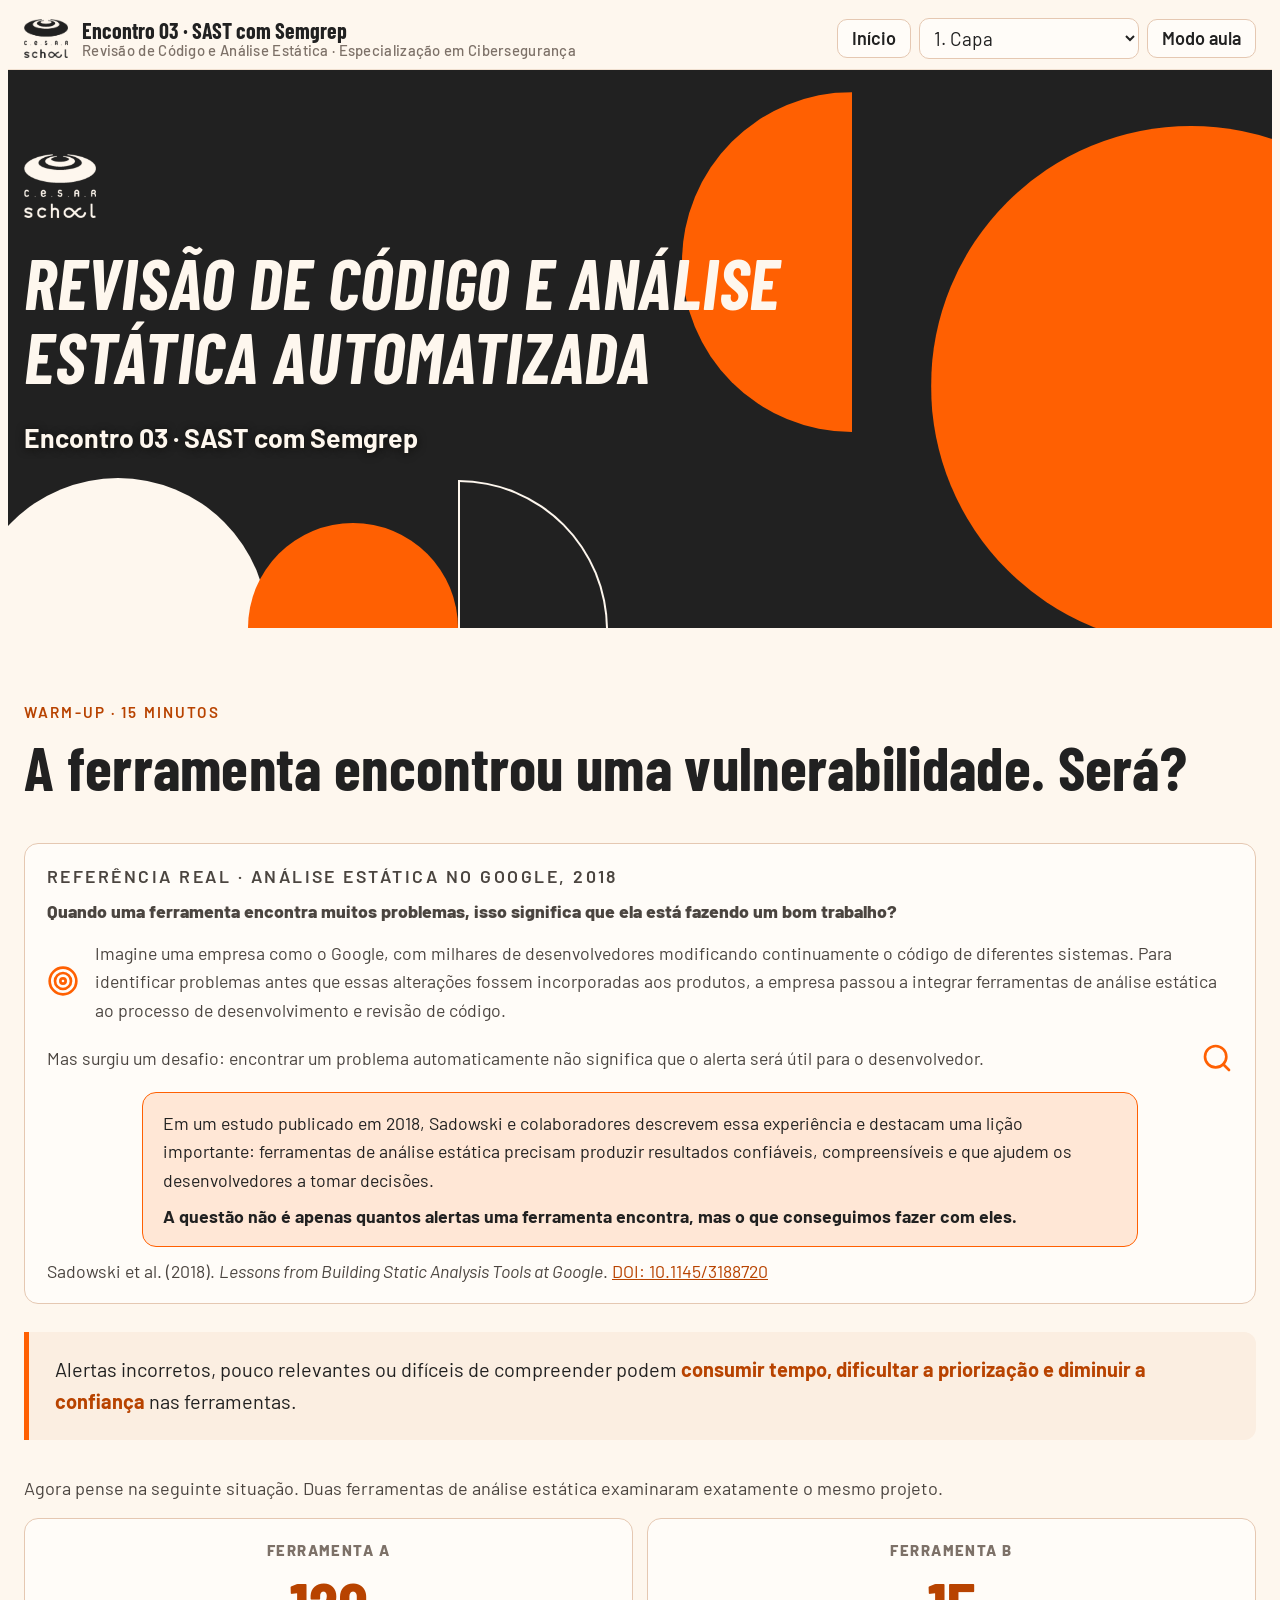
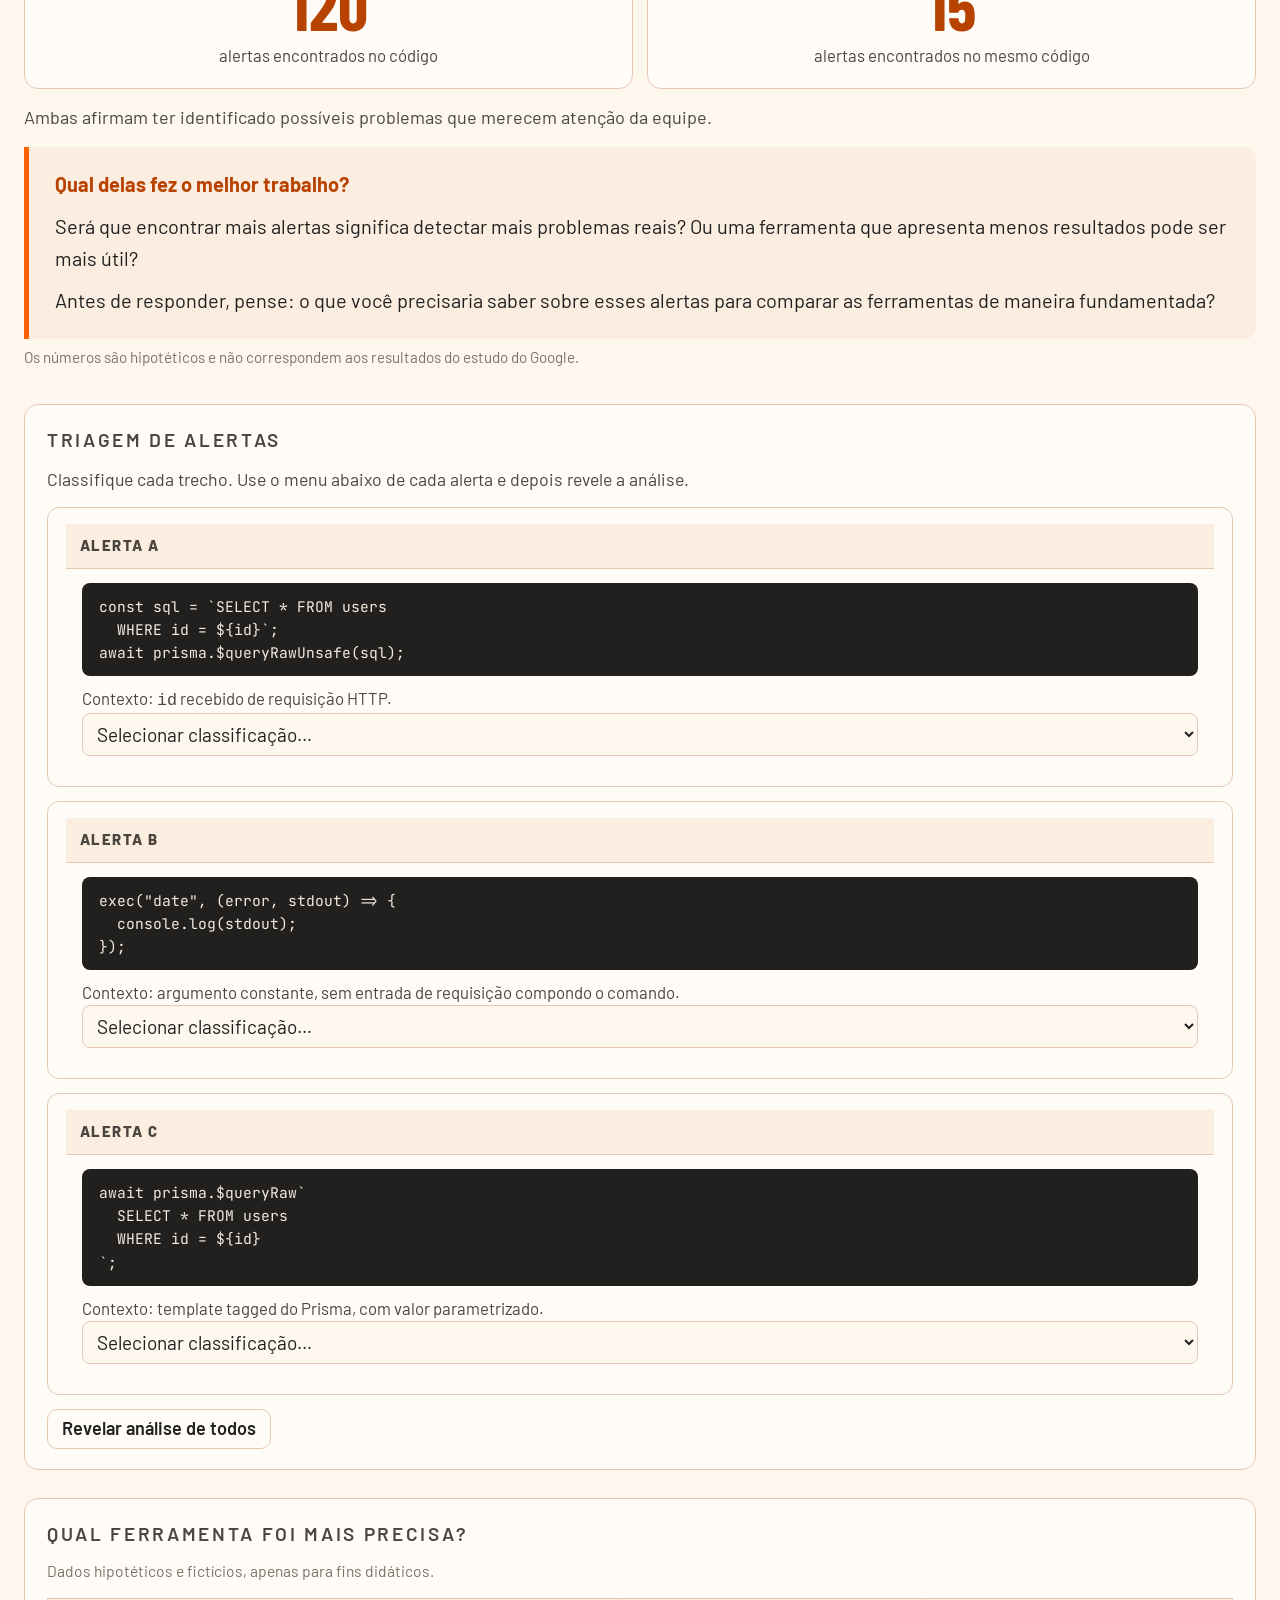
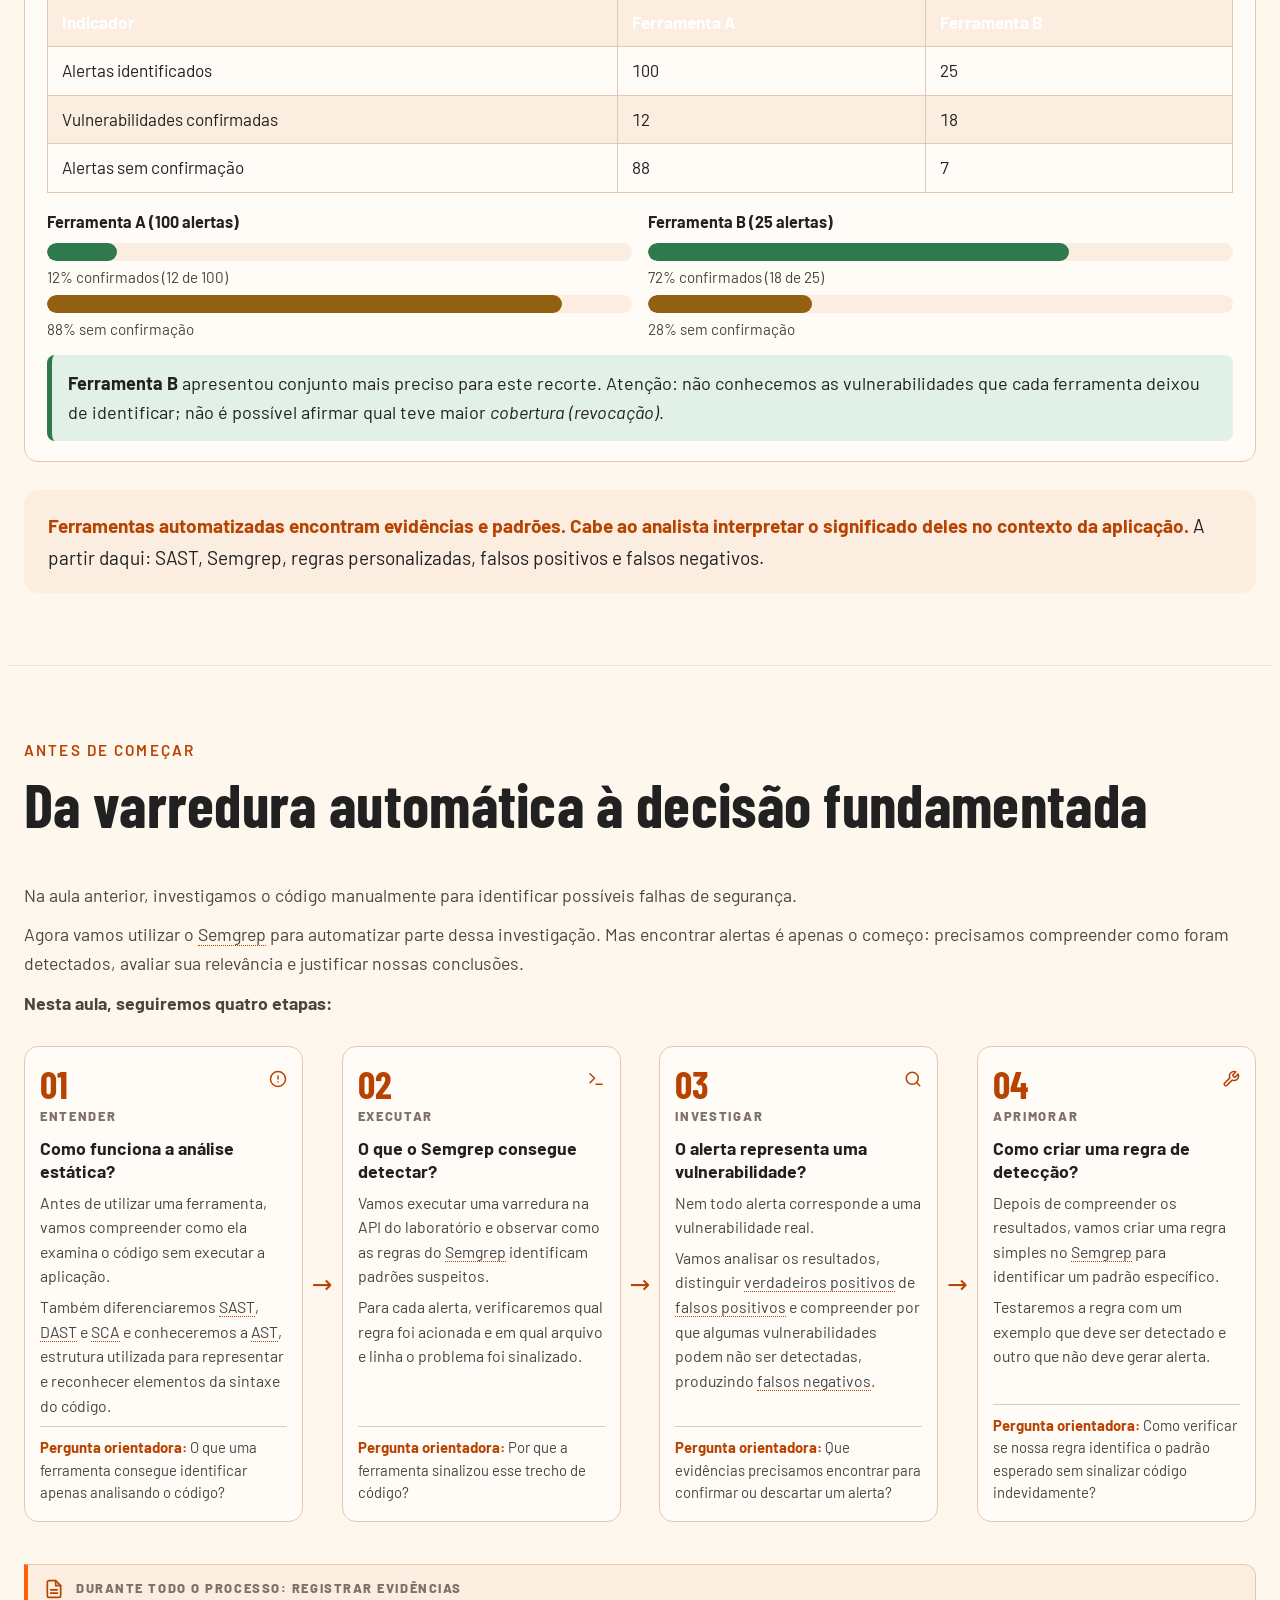
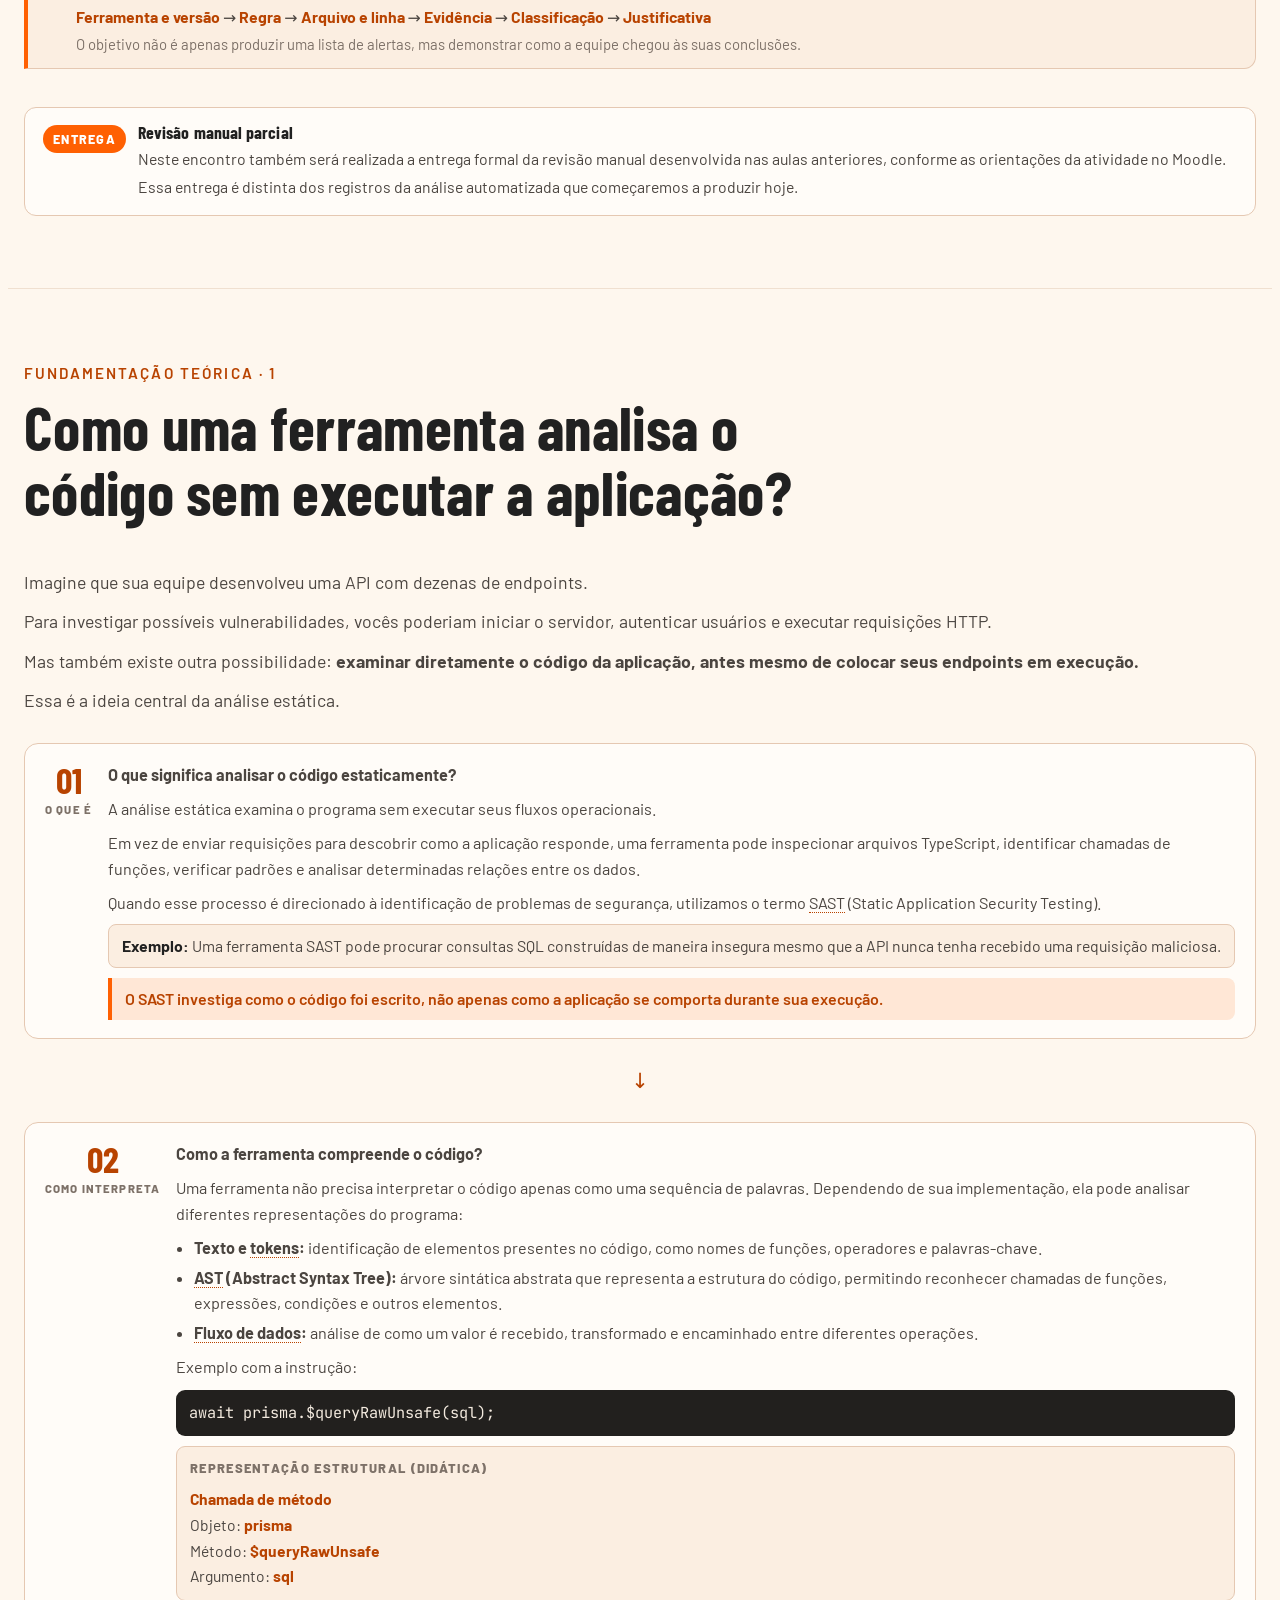
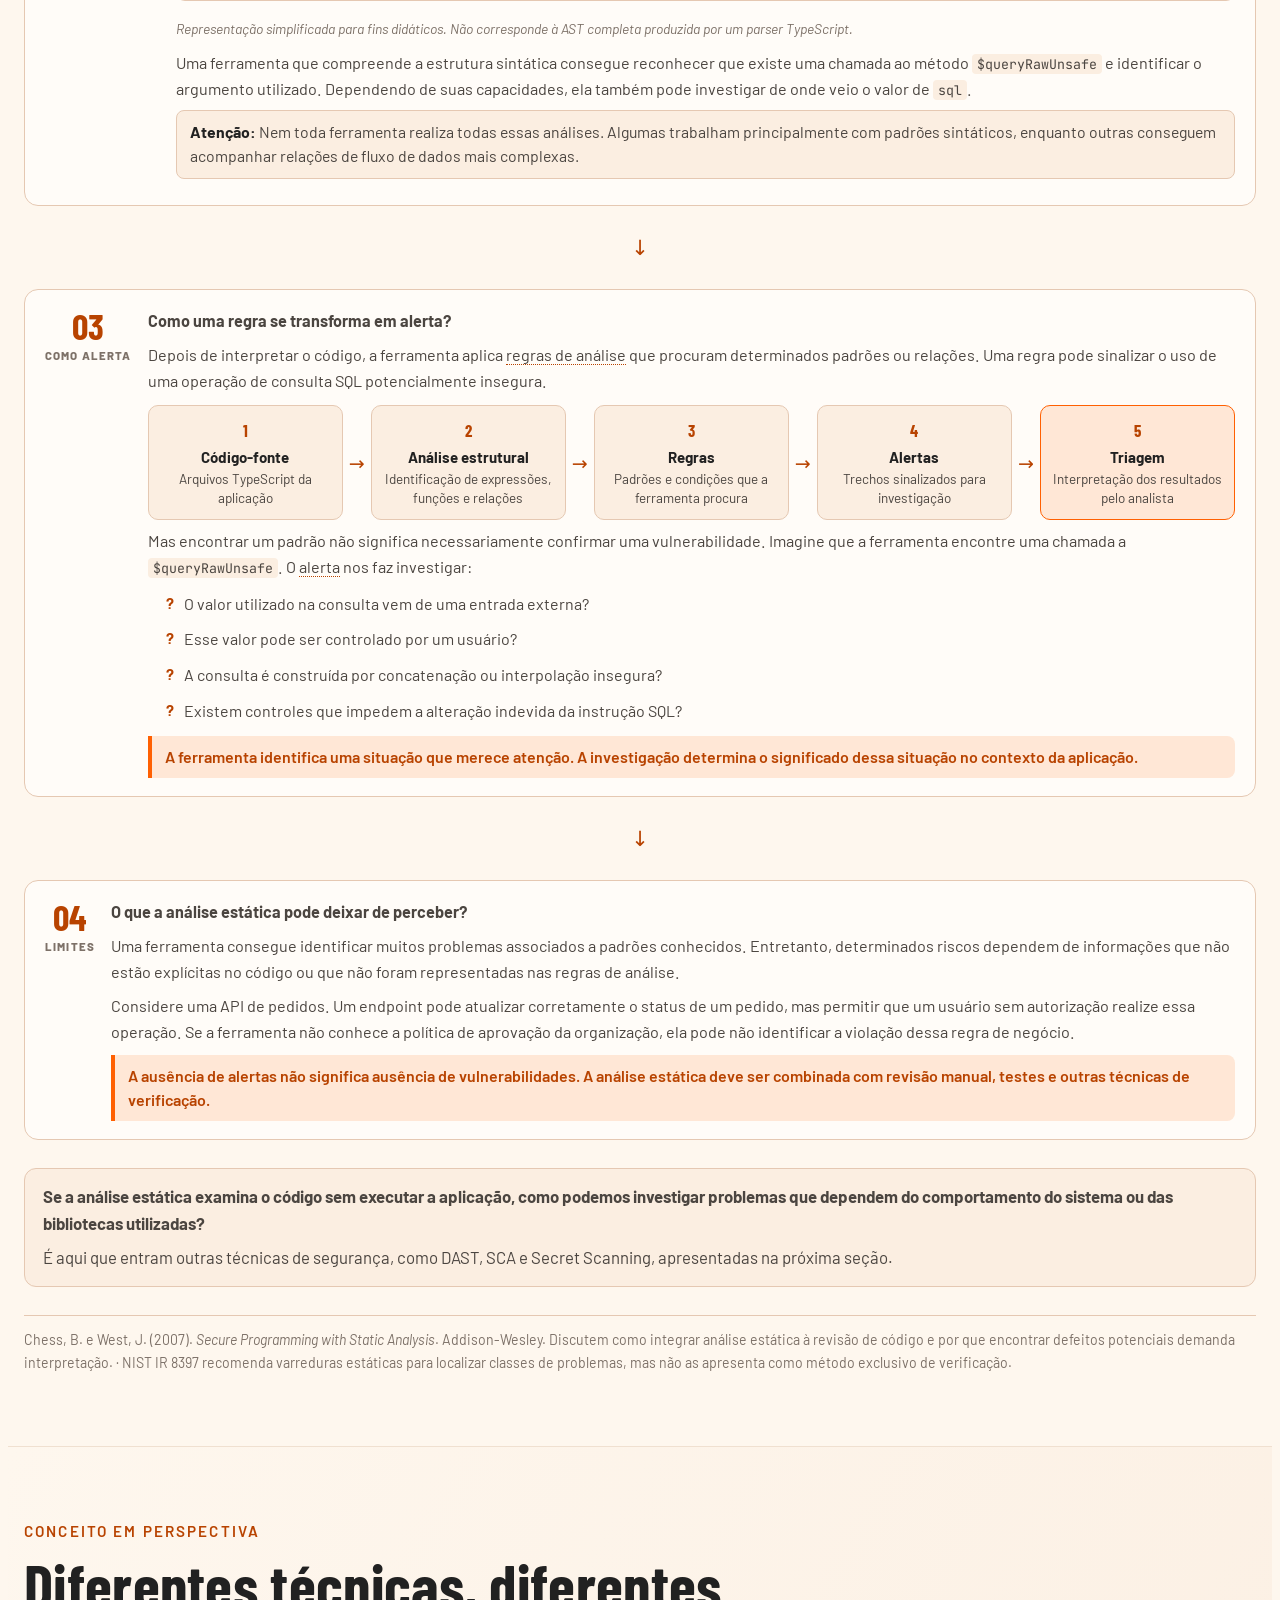
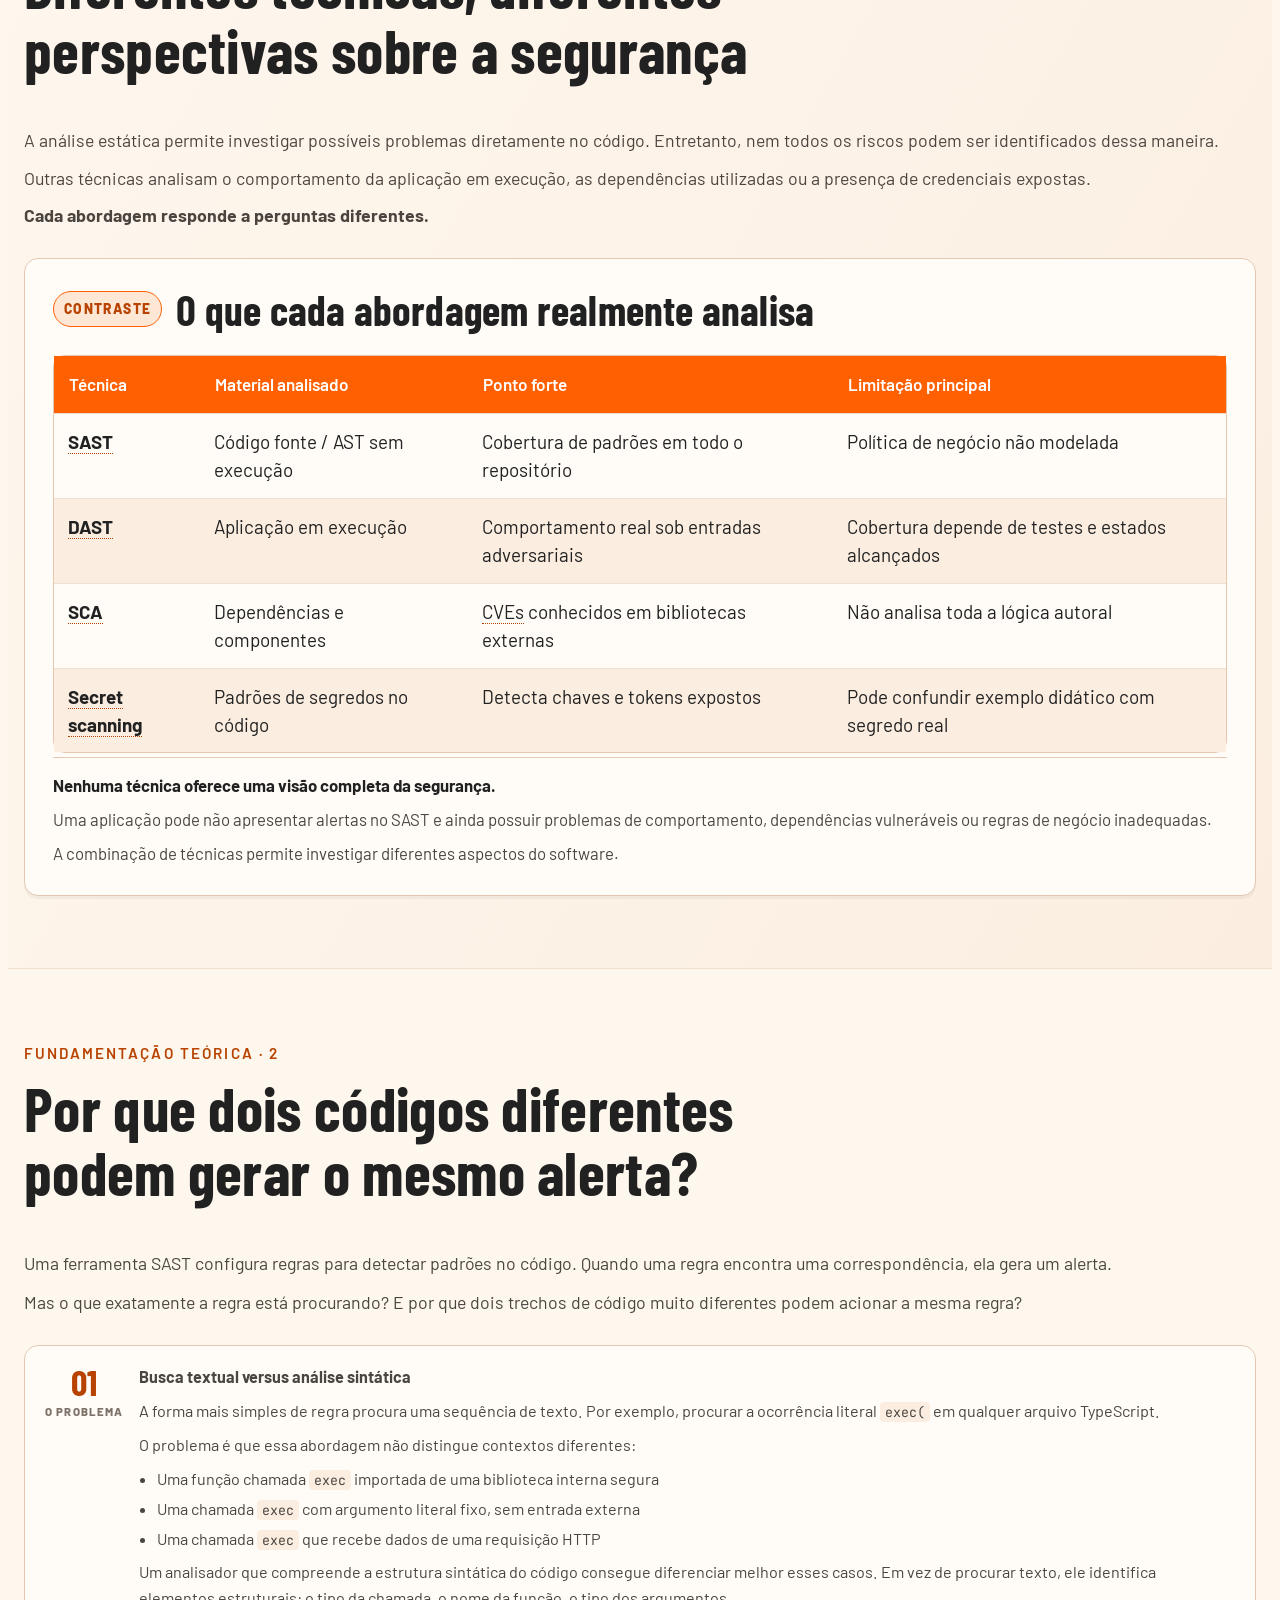
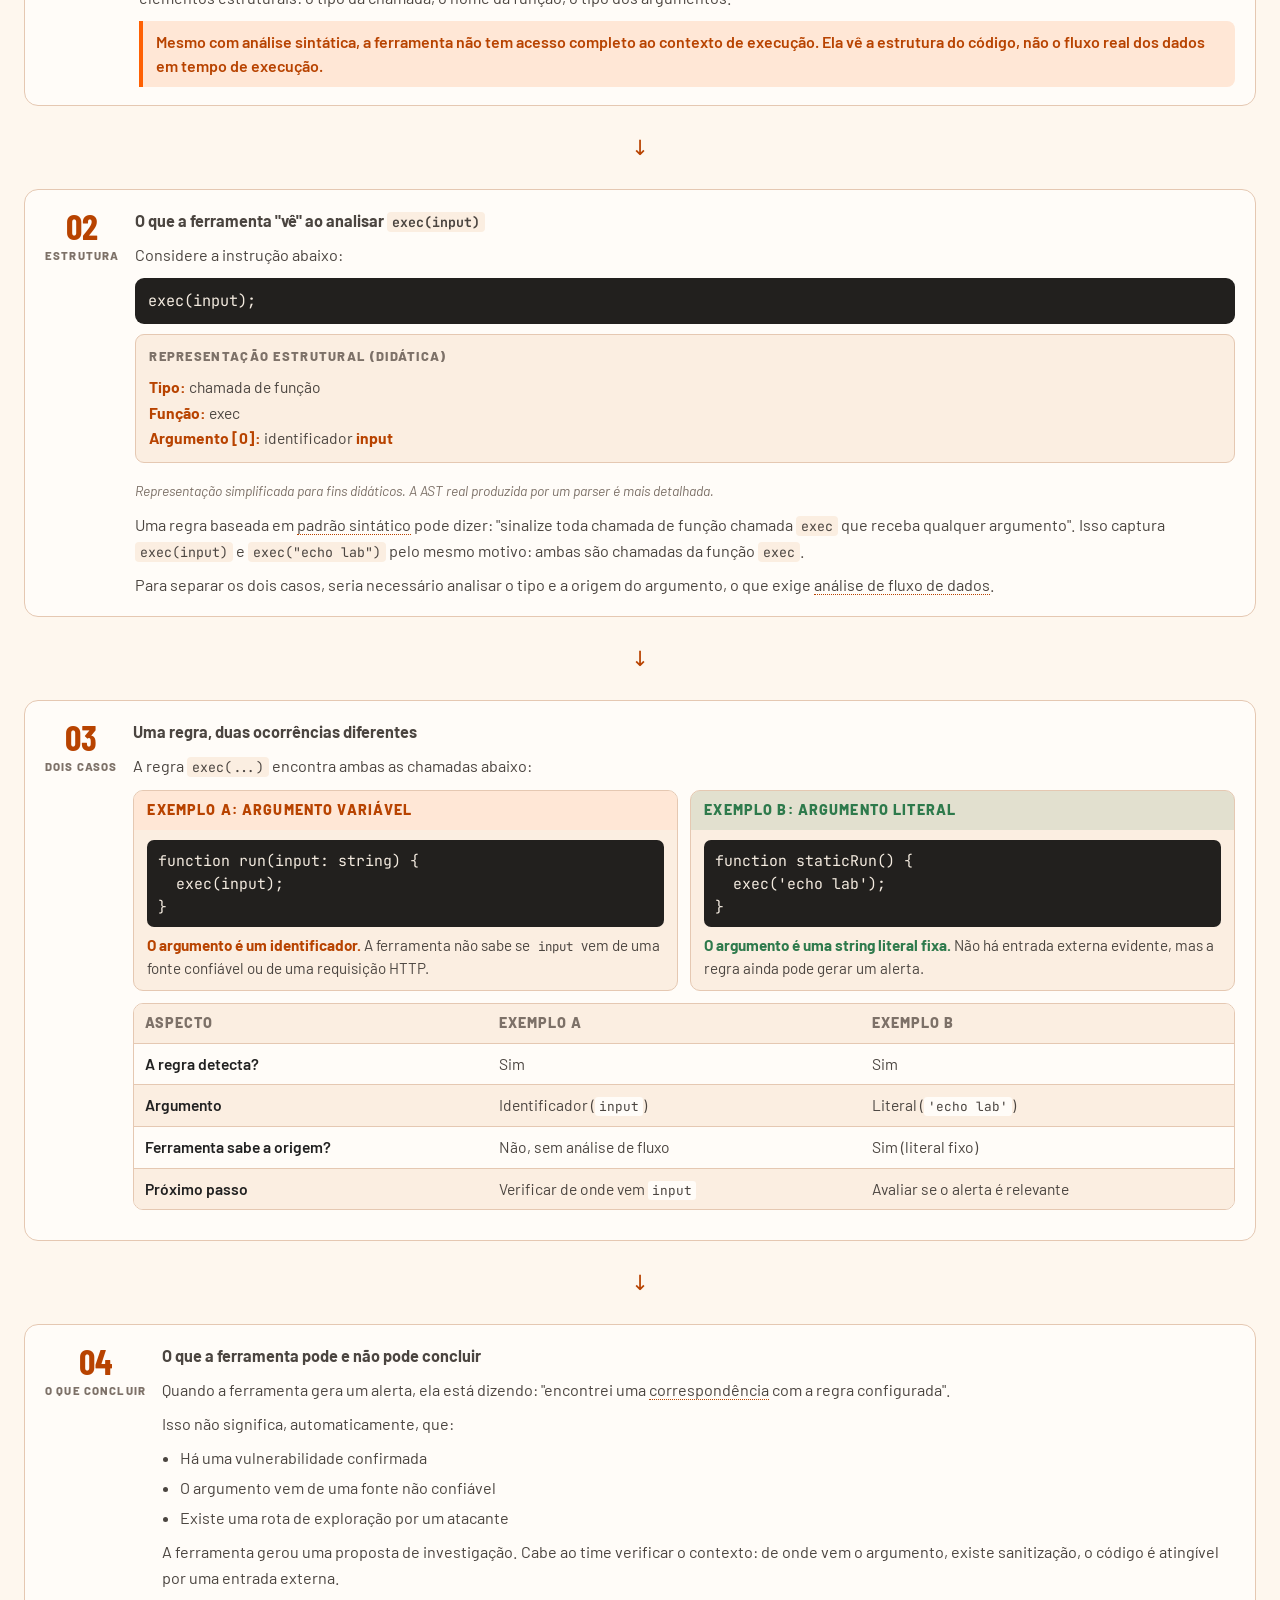
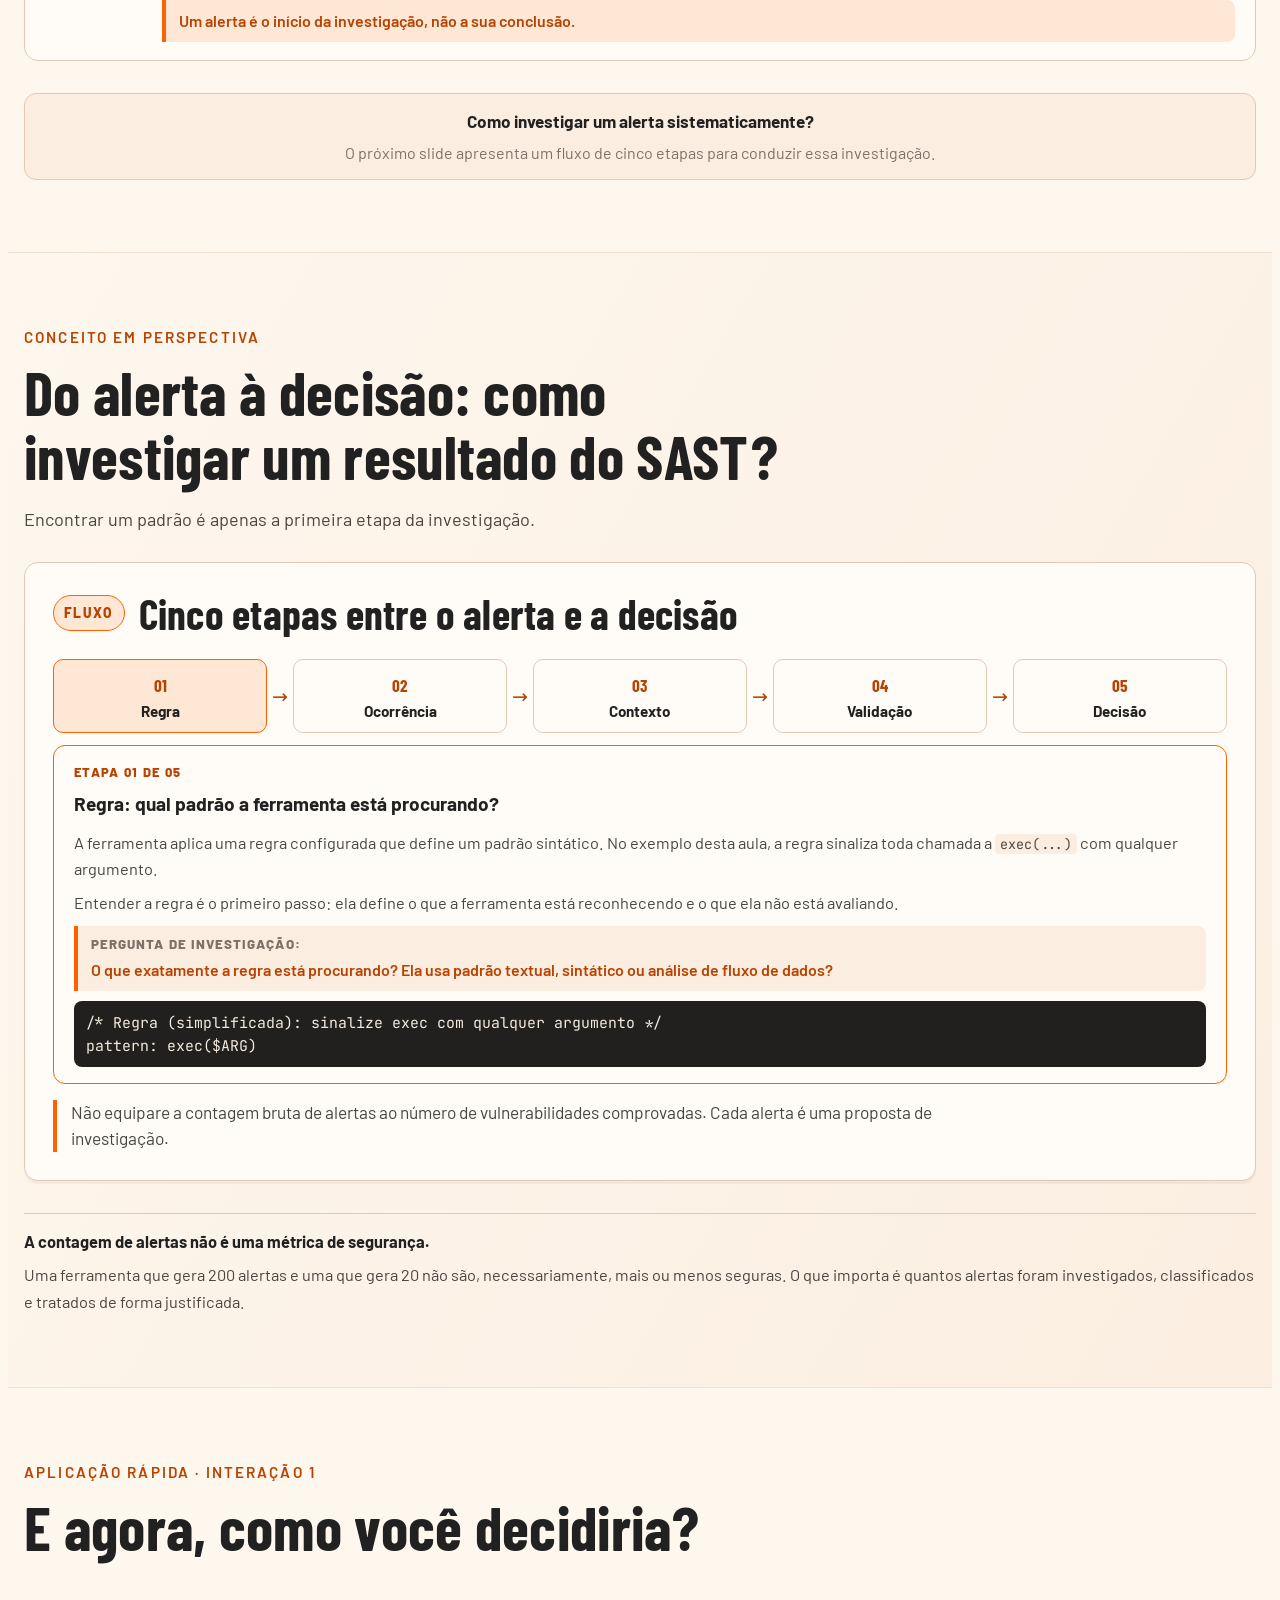
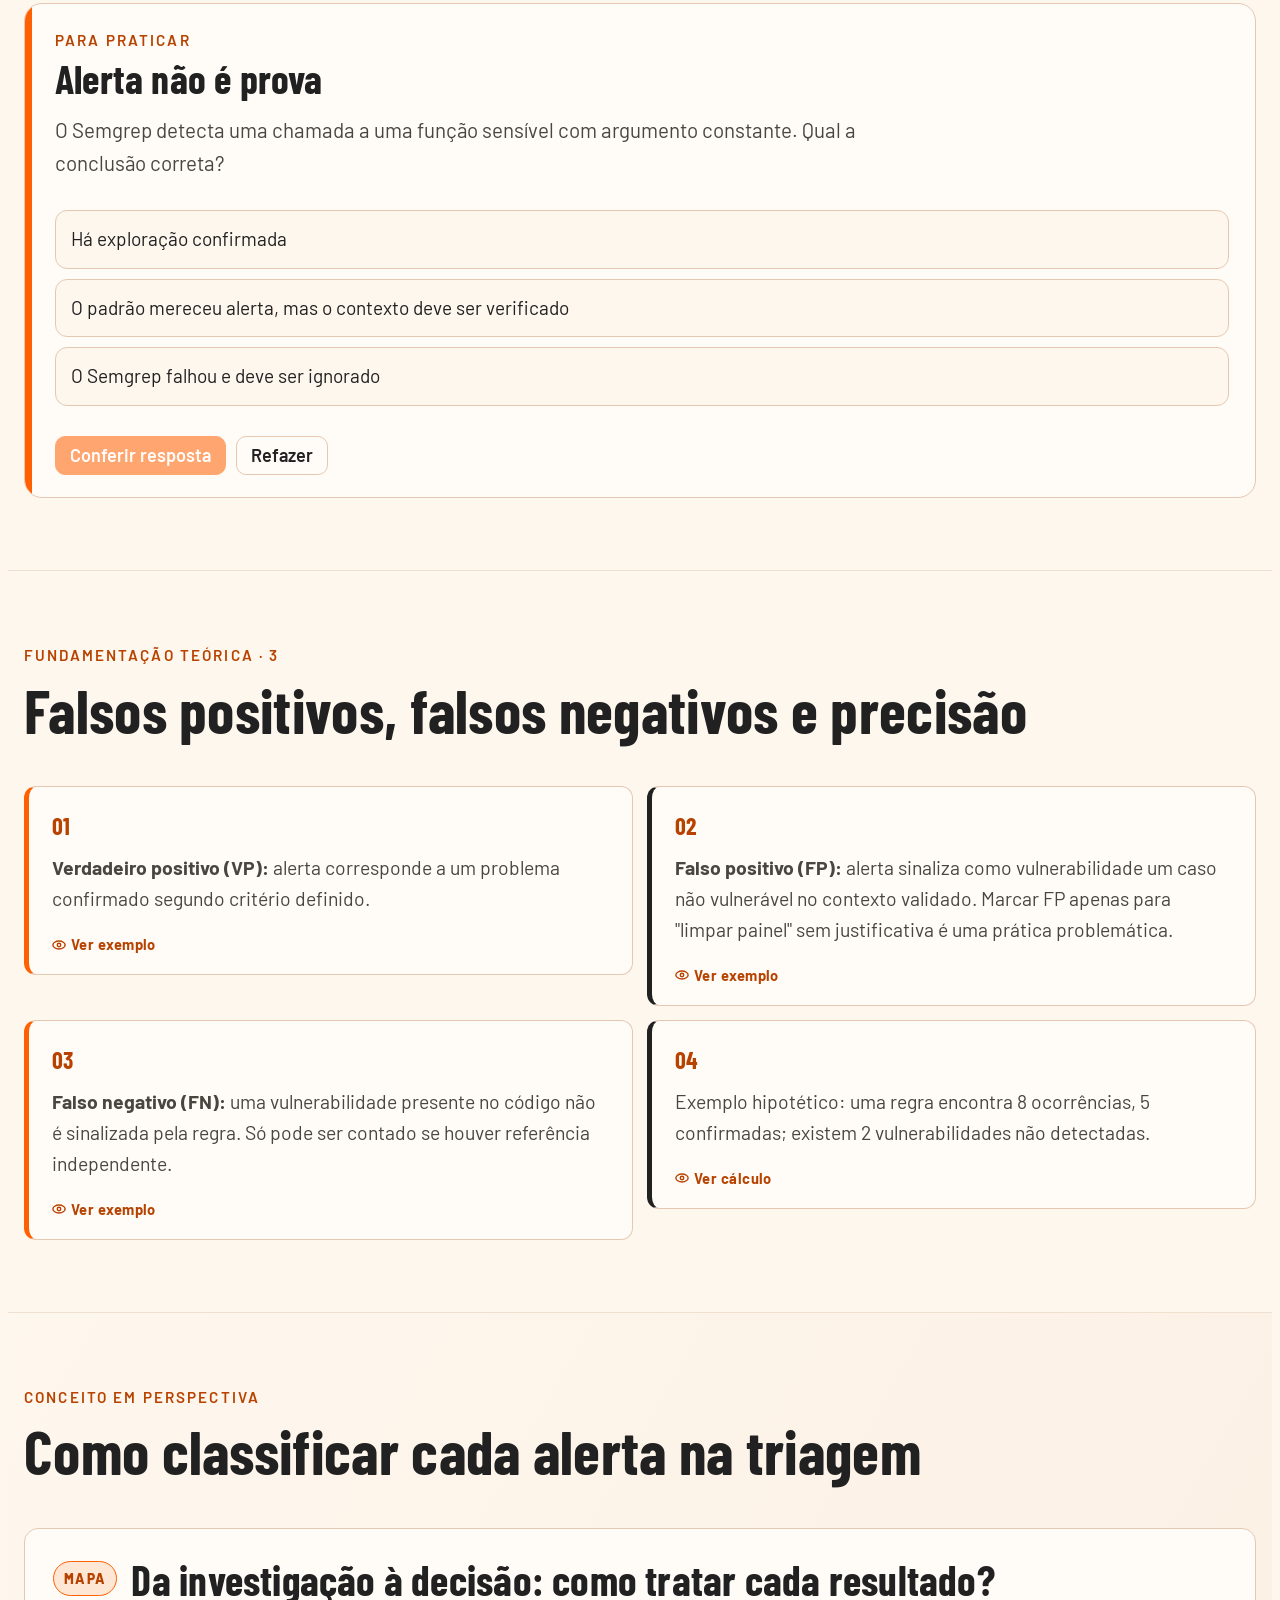
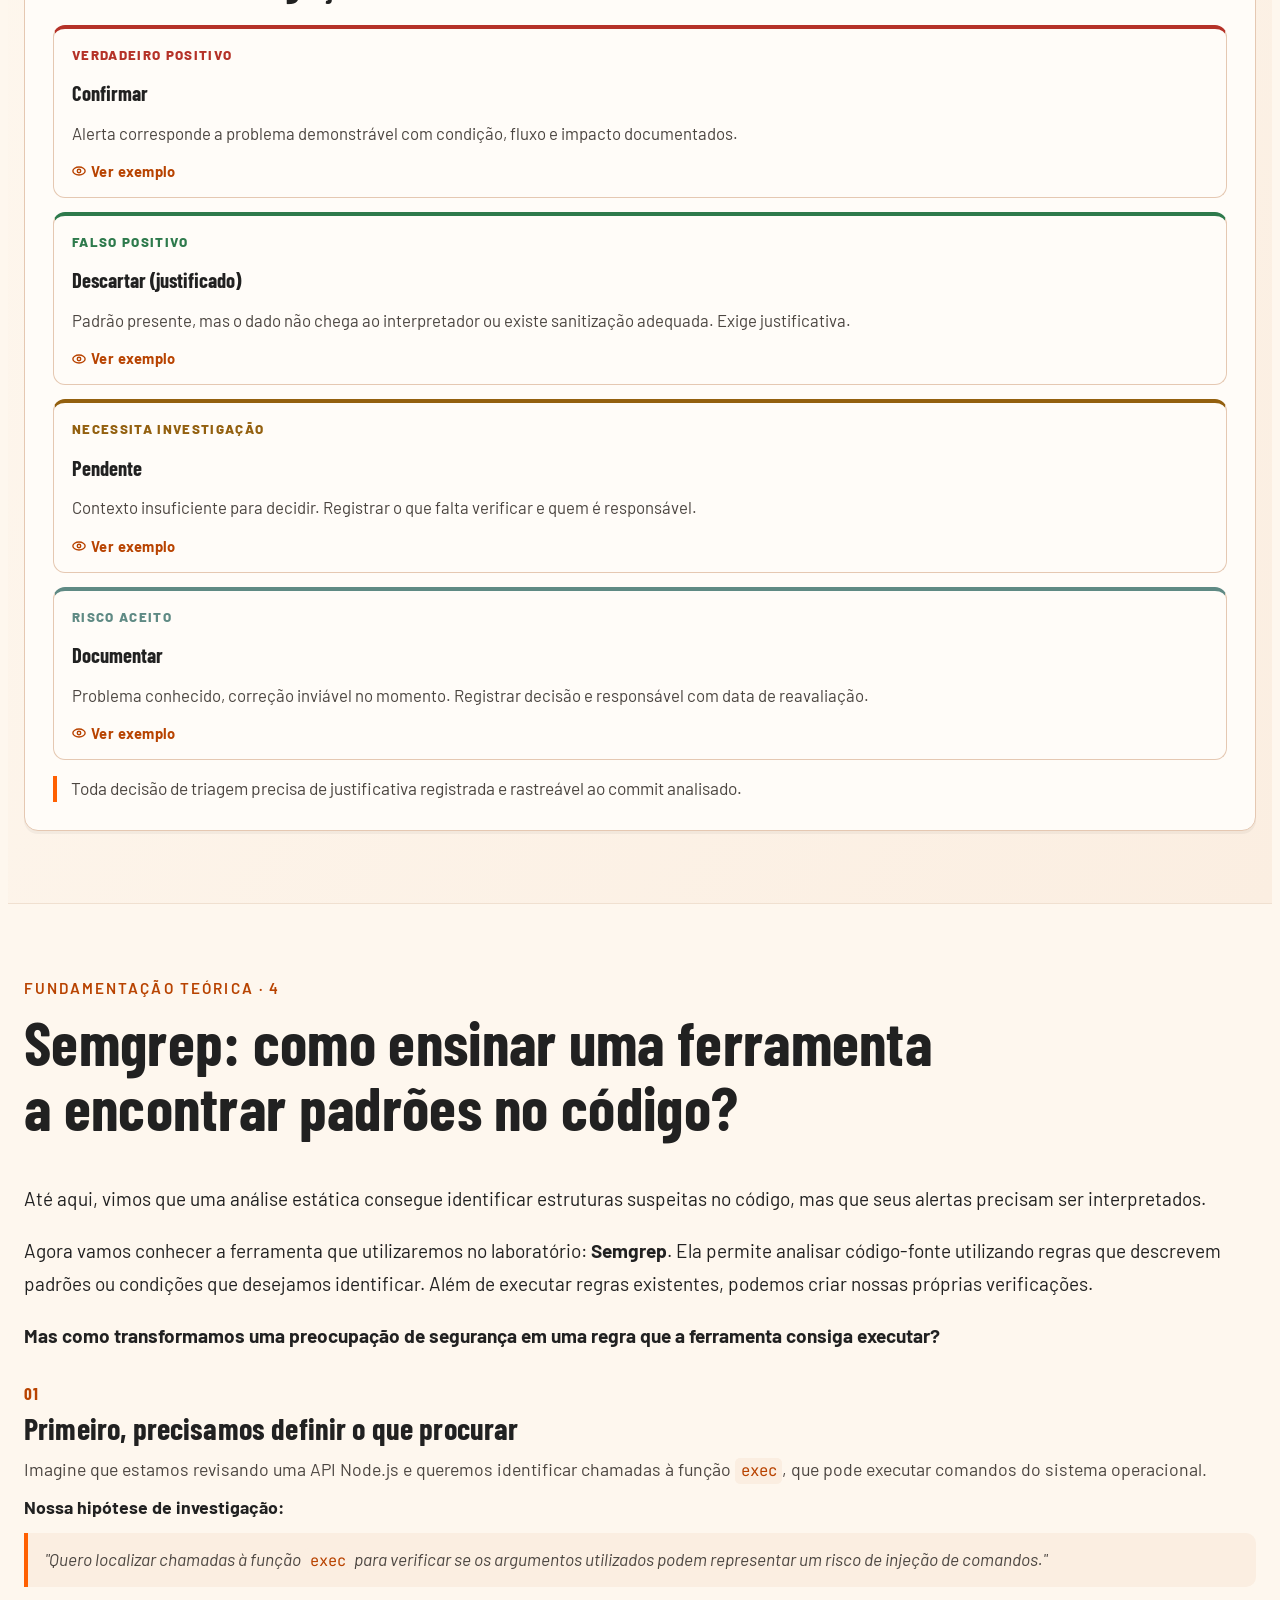
<file: aulas/aula-03.html>
﻿<!DOCTYPE html>
<html lang="pt-BR">
<head>
  <meta charset="utf-8"/><meta content="width=device-width,initial-scale=1" name="viewport"/>
  <meta content="#FEF7EE" name="theme-color"/>
  <link rel="icon" href="../assets/favicon.svg" type="image/svg+xml"/>
  <meta name="description" content="Regras, AST, padrões, alertas, falsos positivos e falsos negativos, com triagem e criação de uma regra simples."/>
  <title>Encontro 03 · SAST com Semgrep | CESAR School</title>
  <link href="https://fonts.googleapis.com" rel="preconnect"/><link crossorigin href="https://fonts.gstatic.com" rel="preconnect"/>
  <link href="https://fonts.googleapis.com/css2?family=Barlow+Condensed:ital,wght@0,600;0,700;1,700&family=Barlow:wght@400;500;600;700&family=JetBrains+Mono:wght@400;600&display=swap" rel="stylesheet"/>
  <link href="../assets/css/laura-aulas.css" rel="stylesheet"/>
  <link href="../assets/css/adaptacao.css" rel="stylesheet"/>
  <link href="../assets/css/pedagogia-visual.css" rel="stylesheet"/>
  <link href="../assets/css/melhorias.css" rel="stylesheet"/>
  <script defer src="../assets/js/config.js"></script>
  <script defer src="../assets/js/site.js"></script>
</head>
<body>
<header class="topo"><div class="wrap">
  <a aria-label="Início" href="../index.html" style="color:inherit;display:block"><span aria-label="CESAR School" class="logo" role="img"></span></a>
  <div class="topo-titulo">Encontro 03 · SAST com Semgrep<small>Revisão de Código e Análise Estática · Especialização em Cibersegurança</small></div>
  <div class="topo-acoes">
    <a class="btn" href="../index.html" style="text-decoration:none;display:inline-flex;align-items:center;color:inherit">Início</a>
    <select aria-label="Ir diretamente a uma seção" id="irpara"></select>
    <button aria-pressed="false" class="btn" id="btnAula" type="button">Modo aula</button>
  </div>
</div></header>
<main>

<section class="cena capa" data-nome="Capa" id="capa">
  <div class="forma f1"></div><div class="forma f2"></div><div class="forma f3"></div><div class="forma f4"></div><div class="forma f5"></div>
  <div class="wrap"><span aria-label="CESAR School" class="logo" role="img"></span>
    <h1>Revisão de código e análise estática automatizada</h1>
    <p class="sub">Encontro 03 · SAST com Semgrep</p>
  </div>
</section>

<!-- ═══════════════════════ WARM-UP 03 ═══════════════════════ -->
<section class="cena" data-nome="Warm-up" id="warmup">
<style>
.wu-provoc{background:var(--sunk);border-left:5px solid var(--orange);border-radius:0 12px 12px 0;padding:22px 26px;margin:0 0 6px}
.wu-provoc p{margin:0 0 10px;font-size:1.05rem;line-height:1.6;color:var(--ink)}
.wu-provoc p:last-child{margin:0}
.wu-provoc strong{color:var(--orange-ink)}
.wu-caso{background:var(--surface);border:1.5px solid var(--line);border-radius:14px;padding:18px 22px}
.wu-caso .eyebrow{margin-bottom:6px}
.wu-caso p{margin:0 0 14px;font-size:.93rem;color:var(--ink-2);line-height:1.6}
.wu-caso p:last-child{margin:0}
.wu-caso a{color:var(--orange-ink)}
.wu-choices{display:grid;gap:10px;margin:16px 0 0}
.wu-choice{display:block;width:100%;text-align:left;font:inherit;background:var(--paper);color:var(--ink);border:1.5px solid var(--line);border-radius:12px;padding:14px 16px;cursor:pointer;transition:border-color .14s,background .14s;line-height:1.5}
.wu-choice:hover,.wu-choice:focus-visible{border-color:var(--orange)}
.wu-choice[aria-pressed="true"]{border-color:var(--orange);box-shadow:inset 5px 0 0 var(--orange);background:var(--orange-soft)}
.wu-feedback{border-left:5px solid var(--orange);border-radius:8px;padding:14px 16px;background:var(--sunk);margin-top:14px;line-height:1.6;font-size:.95rem;color:var(--ink)}
.wu-feedback[hidden]{display:none}
.wu-fechamento{background:var(--sunk);border-radius:14px;padding:20px 24px}
.wu-fechamento p{margin:0;font-size:1rem;line-height:1.65;color:var(--ink)}
.wu-fechamento strong{color:var(--orange-ink)}
/* Triagem */
.triage-grid{display:grid;grid-template-columns:1fr;gap:14px;margin:14px 0}
.triage-card{border:1.5px solid var(--line);border-radius:12px;overflow:hidden}
.triage-head{padding:10px 14px;font-size:.78rem;font-weight:800;letter-spacing:.1em;text-transform:uppercase;background:var(--sunk);border-bottom:1.5px solid var(--line);color:var(--ink-2)}
.triage-body{padding:14px 16px;background:var(--surface)}
.triage-body pre{background:#22201E;color:#F3EADF;border-radius:8px;padding:.6rem .9rem;font-size:.77rem;line-height:1.6;overflow-x:auto;white-space:pre;margin:0 0 10px;font-family:var(--f-mono)}
.triage-ctx{font-size:.83rem;color:var(--muted);margin:0 0 10px}
.triage-select{font:inherit;width:100%;padding:8px 10px;border:1.5px solid var(--line);border-radius:8px;background:var(--paper);color:var(--ink);cursor:pointer}
.triage-explain{font-size:.85rem;line-height:1.5;padding:10px 12px;border-radius:8px;margin-top:8px}
.triage-explain[hidden]{display:none}
.triage-explain.vuln{background:var(--warn-soft);color:var(--warn);border:1px solid var(--warn)}
.triage-explain.inv{background:var(--sunk);color:var(--ink-2);border:1px solid var(--line)}
.triage-explain.safe{background:var(--good-soft);color:var(--good);border:1px solid var(--good)}
/* Métricas */
.metrics-table{width:100%;border-collapse:collapse;font-size:.9rem;margin:14px 0}
.metrics-table th,.metrics-table td{border:1px solid var(--line);padding:10px 14px;text-align:left}
.metrics-table th{background:var(--sunk);font-weight:700}
.metrics-bar-wrap{display:grid;grid-template-columns:1fr 1fr;gap:16px;margin-top:16px}
.metrics-bar-col{font-size:.85rem}
.metrics-bar-col strong{display:block;margin-bottom:8px}
.bar-track{background:var(--sunk);border-radius:999px;height:18px;overflow:hidden;position:relative}
.bar-fill{height:100%;border-radius:999px;transition:width .4s ease}
.bar-fill.confirmed{background:var(--good)}
.bar-fill.unconf{background:var(--warn)}
.bar-label{font-size:.8rem;color:var(--ink-2);margin-top:4px}
/* wu-caso enhancements */
.wu-lead-q{font-size:1.05rem;font-weight:800;color:var(--orange-ink);line-height:1.5;margin:0 0 14px}
.wu-icon-row{display:flex;align-items:center;gap:16px;margin:0 0 18px}
.wu-icon-row p{margin:0;flex:1;min-width:0}
.wu-icon{flex-shrink:0;display:flex;align-items:center}
.wu-conclusion{border:1.5px solid var(--orange);border-radius:14px;padding:16px 20px;margin:12px 8% 10px;background:var(--orange-soft)}
.wu-conclusion p{margin:0 0 8px;font-size:.93rem;color:var(--ink);line-height:1.6}
.wu-conclusion p:last-child{margin:0}
@media(max-width:600px){.wu-conclusion{margin:12px 0 10px}}
/* Comparacao de ferramentas */
.wu-tools{margin:0 0 6px}
.wu-tools-lead{font-size:.95rem;line-height:1.65;color:var(--ink-2);margin:0 0 14px}
.wu-tools-grid{display:grid;grid-template-columns:1fr 1fr;gap:14px;margin:0 0 14px}
.wu-tool-card{background:var(--surface);border:1.5px solid var(--line);border-radius:14px;padding:20px;text-align:center}
.wu-tool-name{font-size:.78rem;font-weight:800;letter-spacing:.1em;text-transform:uppercase;color:var(--muted);margin-bottom:8px}
.wu-tool-num{font-family:var(--f-disp);font-size:3.5rem;font-weight:700;color:var(--orange-ink);line-height:1}
.wu-tool-desc{font-size:.88rem;color:var(--ink-2);margin-top:4px}
@media(max-width:460px){.wu-tools-grid{grid-template-columns:1fr}}
</style>
  <div class="wrap pilha">
    <div>
      <p class="eyebrow">Warm-up · 15 minutos</p>
      <h2>A ferramenta encontrou uma vulnerabilidade. Será?</h2>
    </div>

    <div class="wu-caso">
      <p class="eyebrow">Referência real · Análise estática no Google, 2018</p>
      <p class="wu-lead-q">Quando uma ferramenta encontra muitos problemas, isso significa que ela está fazendo um bom trabalho?</p>
      <div class="wu-icon-row">
        <span class="wu-icon"><svg width="32" height="32" viewBox="0 0 24 24" fill="none" stroke="var(--orange)" stroke-width="2" stroke-linecap="round" stroke-linejoin="round"><circle cx="12" cy="12" r="10"/><circle cx="12" cy="12" r="6"/><circle cx="12" cy="12" r="2"/></svg></span>
        <p>Imagine uma empresa como o Google, com milhares de desenvolvedores modificando continuamente o código de diferentes sistemas. Para identificar problemas antes que essas alterações fossem incorporadas aos produtos, a empresa passou a integrar ferramentas de análise estática ao processo de desenvolvimento e revisão de código.</p>
      </div>
      <div class="wu-icon-row">
        <p>Mas surgiu um desafio: encontrar um problema automaticamente não significa que o alerta será útil para o desenvolvedor.</p>
        <span class="wu-icon"><svg width="32" height="32" viewBox="0 0 24 24" fill="none" stroke="var(--orange)" stroke-width="2" stroke-linecap="round" stroke-linejoin="round"><circle cx="11" cy="11" r="8"/><path d="m21 21-4.35-4.35"/></svg></span>
      </div>
      <div class="wu-conclusion">
        <p>Em um estudo publicado em 2018, Sadowski e colaboradores descrevem essa experiência e destacam uma lição importante: ferramentas de análise estática precisam produzir resultados confiáveis, compreensíveis e que ajudem os desenvolvedores a tomar decisões.</p>
        <p><strong>A questão não é apenas quantos alertas uma ferramenta encontra, mas o que conseguimos fazer com eles.</strong></p>
      </div>
      <p>Sadowski et al. (2018). <em>Lessons from Building Static Analysis Tools at Google</em>. <a href="https://doi.org/10.1145/3188720" target="_blank" rel="noopener">DOI: 10.1145/3188720</a></p>
    </div>

    <div class="wu-provoc">
      <p>Alertas incorretos, pouco relevantes ou difíceis de compreender podem <strong>consumir tempo, dificultar a priorização e diminuir a confiança</strong> nas ferramentas.</p>
    </div>

    <div class="wu-tools">
      <p class="wu-tools-lead">Agora pense na seguinte situação. Duas ferramentas de análise estática examinaram exatamente o mesmo projeto.</p>
      <div class="wu-tools-grid">
        <div class="wu-tool-card">
          <div class="wu-tool-name">Ferramenta A</div>
          <div class="wu-tool-num">120</div>
          <p class="wu-tool-desc">alertas encontrados no código</p>
        </div>
        <div class="wu-tool-card">
          <div class="wu-tool-name">Ferramenta B</div>
          <div class="wu-tool-num">15</div>
          <p class="wu-tool-desc">alertas encontrados no mesmo código</p>
        </div>
      </div>
      <p class="wu-tools-lead">Ambas afirmam ter identificado possíveis problemas que merecem atenção da equipe.</p>
      <div class="wu-provoc">
        <p><strong>Qual delas fez o melhor trabalho?</strong></p>
        <p>Será que encontrar mais alertas significa detectar mais problemas reais? Ou uma ferramenta que apresenta menos resultados pode ser mais útil?</p>
        <p>Antes de responder, pense: o que você precisaria saber sobre esses alertas para comparar as ferramentas de maneira fundamentada?</p>
      </div>
      <p style="font-size:.8rem;color:var(--muted);margin:6px 0 0">Os números são hipotéticos e não correspondem aos resultados do estudo do Google.</p>
    </div>

    <!-- Interação 1: Triagem -->
    <div class="cartao">
      <p class="eyebrow">Triagem de alertas</p>
      <p style="margin:0 0 14px;font-size:.93rem;color:var(--ink-2)">Classifique cada trecho. Use o menu abaixo de cada alerta e depois revele a análise.</p>
      <div class="triage-grid">
        <div class="triage-card">
          <div class="triage-head">Alerta A</div>
          <div class="triage-body">
<pre>const sql = `SELECT * FROM users
  WHERE id = ${id}`;
await prisma.$queryRawUnsafe(sql);</pre>
            <p class="triage-ctx">Contexto: <code>id</code> recebido de requisição HTTP.</p>
            <select class="triage-select" id="triage-a">
              <option value="">Selecionar classificação…</option>
              <option value="vuln">Vulnerabilidade provável</option>
              <option value="inv">Requer investigação</option>
              <option value="safe">Padrão protegido</option>
            </select>
            <div class="triage-explain vuln" id="triage-a-ex" hidden>
              <strong>Vulnerabilidade provável.</strong> Valor controlável externamente incorporado a SQL sem parametrização.
            </div>
          </div>
        </div>
        <div class="triage-card">
          <div class="triage-head">Alerta B</div>
          <div class="triage-body">
<pre>exec("date", (error, stdout) => {
  console.log(stdout);
});</pre>
            <p class="triage-ctx">Contexto: argumento constante, sem entrada de requisição compondo o comando.</p>
            <select class="triage-select" id="triage-b">
              <option value="">Selecionar classificação…</option>
              <option value="vuln">Vulnerabilidade provável</option>
              <option value="inv">Requer investigação</option>
              <option value="safe">Padrão protegido</option>
            </select>
            <div class="triage-explain inv" id="triage-b-ex" hidden>
              <strong>Requer investigação.</strong> Uso de <code>exec</code> merece atenção, mas argumento constante não comprova injeção de comandos no cenário descrito.
            </div>
          </div>
        </div>
        <div class="triage-card">
          <div class="triage-head">Alerta C</div>
          <div class="triage-body">
<pre>await prisma.$queryRaw`
  SELECT * FROM users
  WHERE id = ${id}
`;</pre>
            <p class="triage-ctx">Contexto: template tagged do Prisma, com valor parametrizado.</p>
            <select class="triage-select" id="triage-c">
              <option value="">Selecionar classificação…</option>
              <option value="vuln">Vulnerabilidade provável</option>
              <option value="inv">Requer investigação</option>
              <option value="safe">Padrão protegido</option>
            </select>
            <div class="triage-explain safe" id="triage-c-ex" hidden>
              <strong>Padrão protegido</strong> contra a injeção examinada. A parametrização separa o valor da estrutura da consulta. "Padrão protegido" não significa "aplicação inteiramente segura".
            </div>
          </div>
        </div>
      </div>
      <div class="quiz-actions" style="margin-top:4px">
        <button class="btn" id="triage-reveal">Revelar análise de todos</button>
      </div>
    </div>

    <!-- Interação 2: Métricas -->
    <div class="cartao">
      <p class="eyebrow">Qual ferramenta foi mais precisa?</p>
      <p style="margin:0 0 4px;font-size:.82rem;color:var(--muted)">Dados hipotéticos e fictícios, apenas para fins didáticos.</p>
      <table class="metrics-table">
        <thead>
          <tr><th>Indicador</th><th>Ferramenta A</th><th>Ferramenta B</th></tr>
        </thead>
        <tbody>
          <tr><td>Alertas identificados</td><td>100</td><td>25</td></tr>
          <tr><td>Vulnerabilidades confirmadas</td><td>12</td><td>18</td></tr>
          <tr><td>Alertas sem confirmação</td><td>88</td><td>7</td></tr>
        </tbody>
      </table>
      <div class="metrics-bar-wrap">
        <div class="metrics-bar-col">
          <strong>Ferramenta A (100 alertas)</strong>
          <div class="bar-track"><div class="bar-fill confirmed" style="width:12%"></div></div>
          <div class="bar-label">12% confirmados (12 de 100)</div>
          <div class="bar-track" style="margin-top:6px"><div class="bar-fill unconf" style="width:88%"></div></div>
          <div class="bar-label">88% sem confirmação</div>
        </div>
        <div class="metrics-bar-col">
          <strong>Ferramenta B (25 alertas)</strong>
          <div class="bar-track"><div class="bar-fill confirmed" style="width:72%"></div></div>
          <div class="bar-label">72% confirmados (18 de 25)</div>
          <div class="bar-track" style="margin-top:6px"><div class="bar-fill unconf" style="width:28%"></div></div>
          <div class="bar-label">28% sem confirmação</div>
        </div>
      </div>
      <div class="wu-feedback" style="margin-top:14px;border-left-color:var(--good);background:var(--good-soft)">
        <strong>Ferramenta B</strong> apresentou conjunto mais preciso para este recorte. Atenção: não conhecemos as vulnerabilidades que cada ferramenta deixou de identificar; não é possível afirmar qual teve maior <em>cobertura (revocação)</em>.
      </div>
    </div>

    <div class="wu-fechamento">
      <p><strong>Ferramentas automatizadas encontram evidências e padrões. Cabe ao analista interpretar o significado deles no contexto da aplicação.</strong> A partir daqui: SAST, Semgrep, regras personalizadas, falsos positivos e falsos negativos.</p>
    </div>
  </div>
</section>
<script>
(function(){
  var CORRECT={a:'vuln',b:'inv',c:'safe'};
  ['a','b','c'].forEach(function(k){
    document.getElementById('triage-'+k).addEventListener('change',function(){
      /* feedback imediato ao selecionar */
    });
  });
  document.getElementById('triage-reveal').addEventListener('click',function(){
    ['a','b','c'].forEach(function(k){
      var sel=document.getElementById('triage-'+k);
      var ex=document.getElementById('triage-'+k+'-ex');
      ex.removeAttribute('hidden');
      if(sel.value===CORRECT[k]){sel.style.borderColor='var(--good)'}
      else if(sel.value){sel.style.borderColor='var(--warn)'}
    });
    this.disabled=true;
  });
})();
</script>

<section class="cena" data-nome="Objetivos e dinâmica" id="roteiro">
<style>
/* Roteiro: introducao */
.rot-intro p{margin:0 0 10px;font-size:.93rem;line-height:1.65;color:var(--ink-2)}
.rot-intro p:last-child{margin:0}
/* Fluxo de etapas */
.step-flow{display:flex;align-items:stretch;gap:4px;margin:0 0 14px}
.step-card{flex:1;min-width:0;background:var(--surface);border:1.5px solid var(--line);border-radius:14px;padding:18px 15px;display:flex;flex-direction:column;gap:8px}
.step-head{display:flex;align-items:flex-start;justify-content:space-between;gap:8px;margin-bottom:2px}
.step-info{flex:1;min-width:0}
.step-num{font-family:var(--f-disp);font-size:2rem;font-weight:700;color:var(--orange-ink);line-height:1;display:block}
.step-verb{font-size:.68rem;font-weight:800;letter-spacing:.13em;text-transform:uppercase;color:var(--muted);display:block;margin-top:3px}
.step-icon{color:var(--orange-ink);flex-shrink:0;margin-top:5px}
.step-title{font-size:.93rem;font-weight:700;color:var(--ink);line-height:1.3;margin:0}
.step-desc{flex:1}
.step-desc p{font-size:.83rem;line-height:1.56;color:var(--ink-2);margin:0 0 6px}
.step-desc p:last-child{margin:0}
.step-q{font-size:.78rem;line-height:1.5;border-top:1.5px solid var(--line);padding-top:9px;color:var(--ink-2);margin-top:auto}
.step-q-label{font-weight:700;color:var(--orange-ink)}
.step-arr{flex-shrink:0;display:flex;align-items:center;justify-content:center;padding:0 5px;color:var(--orange-ink);font-size:1.3rem}
/* Faixa de evidencias */
.ev-strip{background:var(--sunk);border:1.5px solid var(--line);border-left:4px solid var(--orange);border-radius:0 12px 12px 0;padding:13px 16px;display:flex;align-items:flex-start;gap:12px;margin:0 0 10px}
.ev-strip-icon{flex-shrink:0;padding-top:1px;color:var(--orange-ink)}
.ev-strip-body{flex:1;min-width:0}
.ev-strip-label{font-size:.68rem;font-weight:800;letter-spacing:.12em;text-transform:uppercase;color:var(--muted);margin:0 0 5px;display:block}
.ev-strip-chain{font-size:.83rem;color:var(--ink-2);line-height:1.6;margin:0 0 4px}
.ev-strip-chain strong{color:var(--orange-ink)}
.ev-strip-note{font-size:.78rem;color:var(--muted);margin:0;line-height:1.5}
/* Bloco de entrega */
.entrega-block{border:1.5px solid var(--line);border-radius:12px;padding:15px 18px;background:var(--surface);display:flex;gap:12px;align-items:flex-start}
.entrega-badge{background:var(--orange);color:#fff;font-size:.66rem;font-weight:800;letter-spacing:.1em;text-transform:uppercase;padding:4px 10px;border-radius:999px;white-space:nowrap;flex-shrink:0;margin-top:2px}
.entrega-body h3{font-size:.93rem;font-weight:700;margin:0 0 5px;color:var(--ink)}
.entrega-body p{font-size:.83rem;color:var(--ink-2);line-height:1.55;margin:0 0 4px}
.entrega-body p:last-child{margin:0}
/* Tooltips */
.tt-term{border-bottom:1.5px dotted var(--orange-ink);cursor:help;position:relative;display:inline}
.tt-box{position:absolute;z-index:200;bottom:calc(100% + 8px);left:50%;transform:translateX(-50%);background:#1a1512;color:#f5ede3;font-family:var(--f-body);font-weight:400;font-size:.79rem;line-height:1.55;padding:10px 14px;border-radius:10px;width:260px;max-width:calc(100vw - 20px);pointer-events:none;opacity:0;transition:opacity .14s;text-align:left;white-space:normal;box-shadow:0 4px 20px rgba(0,0,0,.35)}
.tt-box::after{content:'';position:absolute;top:100%;left:50%;transform:translateX(-50%);border:5px solid transparent;border-top-color:#1a1512}
.tt-term[data-tt="open"] .tt-box{opacity:1;pointer-events:auto}
@media(max-width:860px){.step-flow{display:grid;grid-template-columns:1fr 1fr;gap:10px}.step-arr{display:none}}
@media(max-width:460px){.step-flow{grid-template-columns:1fr}}
</style>
  <div class="wrap pilha">
    <div>
      <p class="eyebrow">Antes de começar</p>
      <h2>Da varredura automática à decisão fundamentada</h2>
    </div>

    <div class="rot-intro">
      <p>Na aula anterior, investigamos o código manualmente para identificar possíveis falhas de segurança.</p>
      <p>Agora vamos utilizar o <span class="tt-term" tabindex="0">Semgrep<span class="tt-box">Ferramenta de análise estática que utiliza regras para identificar padrões no código e apoiar investigações de segurança.</span></span> para automatizar parte dessa investigação. Mas encontrar alertas é apenas o começo: precisamos compreender como foram detectados, avaliar sua relevância e justificar nossas conclusões.</p>
      <p><strong>Nesta aula, seguiremos quatro etapas:</strong></p>
    </div>

    <div class="step-flow">

      <div class="step-card">
        <div class="step-head">
          <div class="step-info">
            <span class="step-num">01</span>
            <span class="step-verb">Entender</span>
          </div>
          <svg class="step-icon" width="18" height="18" viewBox="0 0 24 24" fill="none" stroke="currentColor" stroke-width="2" stroke-linecap="round" stroke-linejoin="round" aria-hidden="true"><circle cx="12" cy="12" r="10"/><line x1="12" y1="8" x2="12" y2="12"/><line x1="12" y1="16" x2="12.01" y2="16"/></svg>
        </div>
        <p class="step-title">Como funciona a análise estática?</p>
        <div class="step-desc">
          <p>Antes de utilizar uma ferramenta, vamos compreender como ela examina o código sem executar a aplicação.</p>
          <p>Também diferenciaremos <span class="tt-term" tabindex="0">SAST<span class="tt-box">Static Application Security Testing. Analisa o código sem executar a aplicação, procurando padrões que possam indicar problemas de segurança.</span></span>, <span class="tt-term" tabindex="0">DAST<span class="tt-box">Dynamic Application Security Testing. Testa a aplicação em execução, observando seu comportamento diante de requisições e entradas.</span></span> e <span class="tt-term" tabindex="0">SCA<span class="tt-box">Software Composition Analysis. Analisa componentes e dependências utilizados pelo projeto, incluindo vulnerabilidades conhecidas.</span></span> e conheceremos a <span class="tt-term" tabindex="0">AST<span class="tt-box">Abstract Syntax Tree, ou Árvore Sintática Abstrata. Representação estruturada dos elementos sintáticos de um código.</span></span>, estrutura utilizada para representar e reconhecer elementos da sintaxe do código.</p>
        </div>
        <p class="step-q"><span class="step-q-label">Pergunta orientadora:</span> O que uma ferramenta consegue identificar apenas analisando o código?</p>
      </div>

      <div class="step-arr" aria-hidden="true">&#8594;</div>

      <div class="step-card">
        <div class="step-head">
          <div class="step-info">
            <span class="step-num">02</span>
            <span class="step-verb">Executar</span>
          </div>
          <svg class="step-icon" width="18" height="18" viewBox="0 0 24 24" fill="none" stroke="currentColor" stroke-width="2" stroke-linecap="round" stroke-linejoin="round" aria-hidden="true"><polyline points="4 17 10 11 4 5"/><line x1="12" y1="19" x2="20" y2="19"/></svg>
        </div>
        <p class="step-title">O que o Semgrep consegue detectar?</p>
        <div class="step-desc">
          <p>Vamos executar uma varredura na API do laboratório e observar como as regras do <span class="tt-term" tabindex="0">Semgrep<span class="tt-box">Ferramenta de análise estática que utiliza regras para identificar padrões no código e apoiar investigações de segurança.</span></span> identificam padrões suspeitos.</p>
          <p>Para cada alerta, verificaremos qual regra foi acionada e em qual arquivo e linha o problema foi sinalizado.</p>
        </div>
        <p class="step-q"><span class="step-q-label">Pergunta orientadora:</span> Por que a ferramenta sinalizou esse trecho de código?</p>
      </div>

      <div class="step-arr" aria-hidden="true">&#8594;</div>

      <div class="step-card">
        <div class="step-head">
          <div class="step-info">
            <span class="step-num">03</span>
            <span class="step-verb">Investigar</span>
          </div>
          <svg class="step-icon" width="18" height="18" viewBox="0 0 24 24" fill="none" stroke="currentColor" stroke-width="2" stroke-linecap="round" stroke-linejoin="round" aria-hidden="true"><circle cx="11" cy="11" r="8"/><line x1="21" y1="21" x2="16.65" y2="16.65"/></svg>
        </div>
        <p class="step-title">O alerta representa uma vulnerabilidade?</p>
        <div class="step-desc">
          <p>Nem todo alerta corresponde a uma vulnerabilidade real.</p>
          <p>Vamos analisar os resultados, distinguir <span class="tt-term" tabindex="0">verdadeiros positivos<span class="tt-box">Alerta emitido pela ferramenta que corresponde a um problema real confirmado pela análise.</span></span> de <span class="tt-term" tabindex="0">falsos positivos<span class="tt-box">Alerta emitido pela ferramenta que não corresponde ao problema indicado após a investigação.</span></span> e compreender por que algumas vulnerabilidades podem não ser detectadas, produzindo <span class="tt-term" tabindex="0">falsos negativos<span class="tt-box">Problema existente que a ferramenta não identificou. Não é um alerta encontrado, mas uma falha de detecção.</span></span>.</p>
        </div>
        <p class="step-q"><span class="step-q-label">Pergunta orientadora:</span> Que evidências precisamos encontrar para confirmar ou descartar um alerta?</p>
      </div>

      <div class="step-arr" aria-hidden="true">&#8594;</div>

      <div class="step-card">
        <div class="step-head">
          <div class="step-info">
            <span class="step-num">04</span>
            <span class="step-verb">Aprimorar</span>
          </div>
          <svg class="step-icon" width="18" height="18" viewBox="0 0 24 24" fill="none" stroke="currentColor" stroke-width="2" stroke-linecap="round" stroke-linejoin="round" aria-hidden="true"><path d="M14.7 6.3a1 1 0 0 0 0 1.4l1.6 1.6a1 1 0 0 0 1.4 0l3.77-3.77a6 6 0 0 1-7.94 7.94l-6.91 6.91a2.12 2.12 0 0 1-3-3l6.91-6.91a6 6 0 0 1 7.94-7.94l-3.76 3.76z"/></svg>
        </div>
        <p class="step-title">Como criar uma regra de detecção?</p>
        <div class="step-desc">
          <p>Depois de compreender os resultados, vamos criar uma regra simples no <span class="tt-term" tabindex="0">Semgrep<span class="tt-box">Ferramenta de análise estática que utiliza regras para identificar padrões no código e apoiar investigações de segurança.</span></span> para identificar um padrão específico.</p>
          <p>Testaremos a regra com um exemplo que deve ser detectado e outro que não deve gerar alerta.</p>
        </div>
        <p class="step-q"><span class="step-q-label">Pergunta orientadora:</span> Como verificar se nossa regra identifica o padrão esperado sem sinalizar código indevidamente?</p>
      </div>

    </div>

    <div class="ev-strip">
      <svg class="ev-strip-icon" width="20" height="20" viewBox="0 0 24 24" fill="none" stroke="currentColor" stroke-width="2" stroke-linecap="round" stroke-linejoin="round" aria-hidden="true"><path d="M14 2H6a2 2 0 0 0-2 2v16a2 2 0 0 0 2 2h12a2 2 0 0 0 2-2V8z"/><polyline points="14 2 14 8 20 8"/><line x1="16" y1="13" x2="8" y2="13"/><line x1="16" y1="17" x2="8" y2="17"/></svg>
      <div class="ev-strip-body">
        <span class="ev-strip-label">Durante todo o processo: registrar evidências</span>
        <p class="ev-strip-chain"><strong>Ferramenta e versão</strong> &#8594; <strong>Regra</strong> &#8594; <strong>Arquivo e linha</strong> &#8594; <strong>Evidência</strong> &#8594; <strong>Classificação</strong> &#8594; <strong>Justificativa</strong></p>
        <p class="ev-strip-note">O objetivo não é apenas produzir uma lista de alertas, mas demonstrar como a equipe chegou às suas conclusões.</p>
      </div>
    </div>

    <div class="entrega-block">
      <span class="entrega-badge">Entrega</span>
      <div class="entrega-body">
        <h3>Revisão manual parcial</h3>
        <p>Neste encontro também será realizada a entrega formal da revisão manual desenvolvida nas aulas anteriores, conforme as orientações da atividade no Moodle.</p>
        <p>Essa entrega é distinta dos registros da análise automatizada que começaremos a produzir hoje.</p>
      </div>
    </div>

  </div>
  <script>
  (function(){
    var cur = null;
    document.querySelectorAll('#roteiro .tt-term').forEach(function(el){
      var box = el.querySelector('.tt-box');
      function reposition(){
        box.style.cssText = '';
        var r = box.getBoundingClientRect();
        if(r.left < 8){ box.style.left = '0'; box.style.transform = 'none'; }
        else if(r.right > window.innerWidth - 8){ box.style.left = 'auto'; box.style.right = '0'; box.style.transform = 'none'; }
      }
      function open(){ if(cur && cur !== el){ cur.removeAttribute('data-tt'); } reposition(); el.setAttribute('data-tt','open'); cur = el; }
      function close(){ el.removeAttribute('data-tt'); if(cur === el) cur = null; }
      el.addEventListener('mouseenter', open);
      el.addEventListener('mouseleave', close);
      el.addEventListener('focus', open);
      el.addEventListener('blur', close);
      el.addEventListener('click', function(e){ e.stopPropagation(); el.hasAttribute('data-tt') ? close() : open(); });
      el.addEventListener('keydown', function(e){ if(e.key === 'Escape') close(); });
    });
    document.addEventListener('click', function(){ if(cur){ cur.removeAttribute('data-tt'); cur = null; } });
  })();
  </script>
</section>

<section class="cena" data-nome="Conceito: O que é e o que não é análise estática" id="conceito-1">
<style>
.c1-intro p{font-size:.93rem;line-height:1.65;color:var(--ink-2);margin:0 0 10px}
.c1-intro p:last-child{margin:0}
.c1-block{display:flex;gap:16px;align-items:flex-start;padding:18px 20px;background:var(--surface);border:1.5px solid var(--line);border-radius:14px}
.c1-block-side{flex-shrink:0;min-width:46px;text-align:center}
.c1-block-num{font-family:var(--f-disp);font-size:1.9rem;font-weight:700;color:var(--orange-ink);line-height:1;display:block}
.c1-block-label{font-size:.6rem;font-weight:800;letter-spacing:.1em;text-transform:uppercase;color:var(--muted);display:block;margin-top:3px}
.c1-block-body{flex:1;min-width:0}
.c1-block-title{font-size:.95rem;font-weight:700;color:var(--ink);margin:0 0 10px;line-height:1.3}
.c1-block-body > p{font-size:.85rem;line-height:1.6;color:var(--ink-2);margin:0 0 8px}
.c1-block-body > p:last-child{margin:0}
.c1-block-body > ul{font-size:.85rem;line-height:1.6;color:var(--ink-2);margin:0 0 8px;padding-left:18px}
.c1-block-body li{margin:0 0 4px}
.c1-block-body code{font-family:var(--f-mono);font-size:.82em;background:var(--sunk);padding:1px 5px;border-radius:4px}
.c1-hl{background:var(--orange-soft);border-left:4px solid var(--orange);border-radius:0 8px 8px 0;padding:9px 13px;margin:10px 0 0}
.c1-hl p{margin:0;font-size:.84rem;line-height:1.5;color:var(--orange-ink);font-weight:600}
.c1-example{background:var(--sunk);border:1.5px solid var(--line);border-radius:8px;padding:9px 13px;margin:8px 0;font-size:.83rem;color:var(--ink-2);line-height:1.55}
.c1-example strong{color:var(--ink);font-weight:700}
.c1-connector{text-align:center;padding:3px 0;color:var(--orange-ink);font-size:1.1rem;line-height:1}
.c1-flow{display:flex;align-items:stretch;gap:3px;margin:12px 0 8px}
.c1-flow-step{flex:1;min-width:0;background:var(--sunk);border:1.5px solid var(--line);border-radius:10px;padding:11px 9px;display:flex;flex-direction:column;gap:4px;text-align:center}
.c1-flow-step.cf-last{background:var(--orange-soft);border-color:var(--orange)}
.c1-flow-num{font-family:var(--f-disp);font-size:.88rem;font-weight:700;color:var(--orange-ink)}
.c1-flow-title{font-size:.79rem;font-weight:700;color:var(--ink);line-height:1.2}
.c1-flow-desc{font-size:.71rem;color:var(--ink-2);line-height:1.4}
.c1-flow-arr{flex-shrink:0;display:flex;align-items:center;padding:0 3px;color:var(--orange-ink);font-size:1rem}
.c1-ast{display:flex;flex-direction:column;gap:10px;margin:10px 0}
.c1-ast-code pre{background:#22201E;color:#F3EADF;border-radius:9px;padding:11px 13px;font-family:var(--f-mono);font-size:.8rem;line-height:1.6;margin:0;overflow-x:auto}
.c1-ast-tree{min-width:140px;background:var(--sunk);border:1.5px solid var(--line);border-radius:9px;padding:11px 13px}
.c1-ast-tree-label{font-size:.68rem;font-weight:800;letter-spacing:.1em;text-transform:uppercase;color:var(--muted);margin:0 0 7px;display:block}
.c1-ast-node{font-size:.82rem;line-height:1.65;color:var(--ink-2)}
.c1-ast-node strong{color:var(--orange-ink)}
.c1-ast-note{font-size:.73rem;color:var(--muted);line-height:1.5;margin:8px 0 0;font-style:italic;width:100%}
.c1-inv-list{list-style:none;padding:0;margin:8px 0}
.c1-inv-list li{font-size:.84rem;line-height:1.6;color:var(--ink-2);padding:3px 0 3px 18px;position:relative}
.c1-inv-list li::before{content:'?';position:absolute;left:0;color:var(--orange-ink);font-weight:700;font-size:.8rem}
.c1-link{background:var(--sunk);border:1.5px solid var(--line);border-radius:12px;padding:14px 18px}
.c1-link p{font-size:.88rem;line-height:1.65;color:var(--ink-2);margin:0 0 6px}
.c1-link p:last-child{margin:0}
.c1-refs{font-size:.74rem;color:var(--muted);line-height:1.65;border-top:1.5px solid var(--line);padding-top:12px}
.c1-refs a{color:var(--orange-ink)}
.v1-intro p{font-size:.93rem;line-height:1.65;color:var(--ink-2);margin:0 0 8px}
.v1-intro p:last-child{margin:0}
.v1-closing{font-size:.88rem;line-height:1.65;color:var(--ink-2);border-top:1.5px solid var(--line);padding-top:14px;margin-top:4px}
.v1-closing p{margin:0 0 6px}
.v1-closing p:last-child{margin:0}
.v1-closing strong{color:var(--ink)}
#visual-1 .vtable-scroll{overflow:visible}
.visual-table .tt-box{bottom:auto;top:50%;left:calc(100% + 10px);transform:translateY(-50%);z-index:9999}
.visual-table .tt-box::after{top:50%;left:auto;right:100%;transform:translateY(-50%);border-top-color:transparent;border-right-color:#1a1512}
@media(max-width:720px){.c1-flow{flex-direction:column;gap:6px}.c1-flow-arr{transform:rotate(90deg);justify-content:center}}
@media(max-width:500px){.c1-block{flex-direction:column;gap:8px}.c1-block-side{display:flex;align-items:baseline;gap:10px}}
</style>
  <div class="wrap pilha">
    <div>
      <p class="eyebrow">Fundamentação teórica · 1</p>
      <h2>Como uma ferramenta analisa o código sem executar a aplicação?</h2>
    </div>

    <div class="c1-intro">
      <p>Imagine que sua equipe desenvolveu uma API com dezenas de endpoints.</p>
      <p>Para investigar possíveis vulnerabilidades, vocês poderiam iniciar o servidor, autenticar usuários e executar requisições HTTP.</p>
      <p>Mas também existe outra possibilidade: <strong>examinar diretamente o código da aplicação, antes mesmo de colocar seus endpoints em execução.</strong></p>
      <p>Essa é a ideia central da análise estática.</p>
    </div>

    <div class="c1-block">
      <div class="c1-block-side">
        <span class="c1-block-num">01</span>
        <span class="c1-block-label">O que é</span>
      </div>
      <div class="c1-block-body">
        <p class="c1-block-title">O que significa analisar o código estaticamente?</p>
        <p>A análise estática examina o programa sem executar seus fluxos operacionais.</p>
        <p>Em vez de enviar requisições para descobrir como a aplicação responde, uma ferramenta pode inspecionar arquivos TypeScript, identificar chamadas de funções, verificar padrões e analisar determinadas relações entre os dados.</p>
        <p>Quando esse processo é direcionado à identificação de problemas de segurança, utilizamos o termo <span class="tt-term" tabindex="0">SAST<span class="tt-box">Static Application Security Testing. Técnica que analisa código ou outras representações do programa sem executar a aplicação para identificar possíveis problemas de segurança.</span></span> (Static Application Security Testing).</p>
        <div class="c1-example"><strong>Exemplo:</strong> Uma ferramenta SAST pode procurar consultas SQL construídas de maneira insegura mesmo que a API nunca tenha recebido uma requisição maliciosa.</div>
        <div class="c1-hl"><p>O SAST investiga como o código foi escrito, não apenas como a aplicação se comporta durante sua execução.</p></div>
      </div>
    </div>

    <div class="c1-connector" aria-hidden="true">&#8595;</div>

    <div class="c1-block">
      <div class="c1-block-side">
        <span class="c1-block-num">02</span>
        <span class="c1-block-label">Como interpreta</span>
      </div>
      <div class="c1-block-body">
        <p class="c1-block-title">Como a ferramenta compreende o código?</p>
        <p>Uma ferramenta não precisa interpretar o código apenas como uma sequência de palavras. Dependendo de sua implementação, ela pode analisar diferentes representações do programa:</p>
        <ul>
          <li><strong>Texto e <span class="tt-term" tabindex="0">tokens<span class="tt-box">Unidade reconhecida durante a análise léxica do código, como uma palavra-chave, um identificador ou um operador.</span></span>:</strong> identificação de elementos presentes no código, como nomes de funções, operadores e palavras-chave.</li>
          <li><strong><span class="tt-term" tabindex="0">AST<span class="tt-box">Abstract Syntax Tree, ou Árvore Sintática Abstrata. Representação da estrutura sintática do código, incluindo expressões, chamadas de funções e condições.</span></span> (Abstract Syntax Tree):</strong> árvore sintática abstrata que representa a estrutura do código, permitindo reconhecer chamadas de funções, expressões, condições e outros elementos.</li>
          <li><strong><span class="tt-term" tabindex="0">Fluxo de dados<span class="tt-box">Relação que permite acompanhar como informações são recebidas, transformadas e utilizadas em diferentes partes do programa.</span></span>:</strong> análise de como um valor é recebido, transformado e encaminhado entre diferentes operações.</li>
        </ul>
        <p>Exemplo com a instrução:</p>
        <div class="c1-ast">
          <div class="c1-ast-code">
            <pre>await prisma.$queryRawUnsafe(sql);</pre>
          </div>
          <div class="c1-ast-tree">
            <span class="c1-ast-tree-label">Representação estrutural (didática)</span>
            <div class="c1-ast-node"><strong>Chamada de método</strong></div>
            <div class="c1-ast-node">Objeto: <strong>prisma</strong></div>
            <div class="c1-ast-node">Método: <strong>$queryRawUnsafe</strong></div>
            <div class="c1-ast-node">Argumento: <strong>sql</strong></div>
          </div>
          <p class="c1-ast-note">Representação simplificada para fins didáticos. Não corresponde à AST completa produzida por um parser TypeScript.</p>
        </div>
        <p>Uma ferramenta que compreende a estrutura sintática consegue reconhecer que existe uma chamada ao método <code>$queryRawUnsafe</code> e identificar o argumento utilizado. Dependendo de suas capacidades, ela também pode investigar de onde veio o valor de <code>sql</code>.</p>
        <div class="c1-example"><strong>Atenção:</strong> Nem toda ferramenta realiza todas essas análises. Algumas trabalham principalmente com padrões sintáticos, enquanto outras conseguem acompanhar relações de fluxo de dados mais complexas.</div>
      </div>
    </div>

    <div class="c1-connector" aria-hidden="true">&#8595;</div>

    <div class="c1-block">
      <div class="c1-block-side">
        <span class="c1-block-num">03</span>
        <span class="c1-block-label">Como alerta</span>
      </div>
      <div class="c1-block-body">
        <p class="c1-block-title">Como uma regra se transforma em alerta?</p>
        <p>Depois de interpretar o código, a ferramenta aplica <span class="tt-term" tabindex="0">regras de análise<span class="tt-box">Definição de um padrão ou condição que a ferramenta procura para identificar situações relevantes no código.</span></span> que procuram determinados padrões ou relações. Uma regra pode sinalizar o uso de uma operação de consulta SQL potencialmente insegura.</p>
        <div class="c1-flow" role="img" aria-label="Fluxo da análise estática: Código-fonte, Análise estrutural, Regras, Alertas, Triagem">
          <div class="c1-flow-step">
            <span class="c1-flow-num">1</span>
            <span class="c1-flow-title">Código-fonte</span>
            <span class="c1-flow-desc">Arquivos TypeScript da aplicação</span>
          </div>
          <div class="c1-flow-arr" aria-hidden="true">&#8594;</div>
          <div class="c1-flow-step">
            <span class="c1-flow-num">2</span>
            <span class="c1-flow-title">Análise estrutural</span>
            <span class="c1-flow-desc">Identificação de expressões, funções e relações</span>
          </div>
          <div class="c1-flow-arr" aria-hidden="true">&#8594;</div>
          <div class="c1-flow-step">
            <span class="c1-flow-num">3</span>
            <span class="c1-flow-title">Regras</span>
            <span class="c1-flow-desc">Padrões e condições que a ferramenta procura</span>
          </div>
          <div class="c1-flow-arr" aria-hidden="true">&#8594;</div>
          <div class="c1-flow-step">
            <span class="c1-flow-num">4</span>
            <span class="c1-flow-title">Alertas</span>
            <span class="c1-flow-desc">Trechos sinalizados para investigação</span>
          </div>
          <div class="c1-flow-arr" aria-hidden="true">&#8594;</div>
          <div class="c1-flow-step cf-last">
            <span class="c1-flow-num">5</span>
            <span class="c1-flow-title">Triagem</span>
            <span class="c1-flow-desc">Interpretação dos resultados pelo analista</span>
          </div>
        </div>
        <p>Mas encontrar um padrão não significa necessariamente confirmar uma vulnerabilidade. Imagine que a ferramenta encontre uma chamada a <code>$queryRawUnsafe</code>. O <span class="tt-term" tabindex="0">alerta<span class="tt-box">Resultado sinalizado pela ferramenta que precisa ser interpretado antes de ser considerado uma vulnerabilidade confirmada.</span></span> nos faz investigar:</p>
        <ul class="c1-inv-list">
          <li>O valor utilizado na consulta vem de uma entrada externa?</li>
          <li>Esse valor pode ser controlado por um usuário?</li>
          <li>A consulta é construída por concatenação ou interpolação insegura?</li>
          <li>Existem controles que impedem a alteração indevida da instrução SQL?</li>
        </ul>
        <div class="c1-hl"><p>A ferramenta identifica uma situação que merece atenção. A investigação determina o significado dessa situação no contexto da aplicação.</p></div>
      </div>
    </div>

    <div class="c1-connector" aria-hidden="true">&#8595;</div>

    <div class="c1-block">
      <div class="c1-block-side">
        <span class="c1-block-num">04</span>
        <span class="c1-block-label">Limites</span>
      </div>
      <div class="c1-block-body">
        <p class="c1-block-title">O que a análise estática pode deixar de perceber?</p>
        <p>Uma ferramenta consegue identificar muitos problemas associados a padrões conhecidos. Entretanto, determinados riscos dependem de informações que não estão explícitas no código ou que não foram representadas nas regras de análise.</p>
        <p>Considere uma API de pedidos. Um endpoint pode atualizar corretamente o status de um pedido, mas permitir que um usuário sem autorização realize essa operação. Se a ferramenta não conhece a política de aprovação da organização, ela pode não identificar a violação dessa regra de negócio.</p>
        <div class="c1-hl"><p>A ausência de alertas não significa ausência de vulnerabilidades. A análise estática deve ser combinada com revisão manual, testes e outras técnicas de verificação.</p></div>
      </div>
    </div>

    <div class="c1-link">
      <p><strong>Se a análise estática examina o código sem executar a aplicação, como podemos investigar problemas que dependem do comportamento do sistema ou das bibliotecas utilizadas?</strong></p>
      <p>É aqui que entram outras técnicas de segurança, como DAST, SCA e Secret Scanning, apresentadas na próxima seção.</p>
    </div>

    <p class="c1-refs">
      Chess, B. e West, J. (2007). <em>Secure Programming with Static Analysis</em>. Addison-Wesley. Discutem como integrar análise estática à revisão de código e por que encontrar defeitos potenciais demanda interpretação. &middot;
      NIST IR 8397 recomenda varreduras estáticas para localizar classes de problemas, mas não as apresenta como método exclusivo de verificação.
    </p>

  </div>
  <script>
  document.addEventListener('DOMContentLoaded', function(){
    var cur = null;
    document.querySelectorAll('#conceito-1 .tt-term, #visual-1 .tt-term, #conceito-2 .tt-term').forEach(function(el){
      var box = el.querySelector('.tt-box');
      function reposition(){
        if(el.closest && el.closest('.visual-table')){
          var tr = el.getBoundingClientRect();
          box.style.position = 'fixed';
          box.style.bottom = 'auto';
          box.style.top = (tr.top + tr.height / 2) + 'px';
          box.style.transform = 'translateY(-50%)';
          var bw = 260;
          var rightPos = tr.right + 10;
          if(rightPos + bw > window.innerWidth - 8){ rightPos = tr.left - bw - 10; }
          box.style.left = rightPos + 'px';
        } else {
          box.style.cssText = '';
          var r = box.getBoundingClientRect();
          if(r.left < 8){ box.style.left = '0'; box.style.transform = 'none'; }
          else if(r.right > window.innerWidth - 8){ box.style.left = 'auto'; box.style.right = '0'; box.style.transform = 'none'; }
        }
      }
      function open(){ if(cur && cur !== el){ cur.removeAttribute('data-tt'); } reposition(); el.setAttribute('data-tt','open'); cur = el; }
      function close(){ box.style.cssText = ''; el.removeAttribute('data-tt'); if(cur === el) cur = null; }
      el.addEventListener('mouseenter', open);
      el.addEventListener('mouseleave', close);
      el.addEventListener('focus', open);
      el.addEventListener('blur', close);
      el.addEventListener('click', function(e){ e.stopPropagation(); el.hasAttribute('data-tt') ? close() : open(); });
      el.addEventListener('keydown', function(e){ if(e.key === 'Escape') close(); });
    });
    document.addEventListener('click', function(){ if(cur){ cur.removeAttribute('data-tt'); cur = null; } });
  });
  </script>
</section>

<section class="cena viz-scene" data-nome="Visual 1: Técnicas de segurança" id="visual-1">
  <div class="wrap pilha">
    <div><p class="eyebrow">Conceito em perspectiva</p><h2>Diferentes técnicas, diferentes perspectivas sobre a segurança</h2></div>
    <div class="v1-intro">
      <p>A análise estática permite investigar possíveis problemas diretamente no código. Entretanto, nem todos os riscos podem ser identificados dessa maneira.</p>
      <p>Outras técnicas analisam o comportamento da aplicação em execução, as dependências utilizadas ou a presença de credenciais expostas.</p>
      <p><strong>Cada abordagem responde a perguntas diferentes.</strong></p>
    </div>
    <div class="visual-panel">
      <div class="viz-heading"><span class="viz-mark">CONTRASTE</span><h3>O que cada abordagem realmente analisa</h3></div>
      <div class="vtable-scroll"><table class="visual-table">
        <thead><tr><th>Técnica</th><th>Material analisado</th><th>Ponto forte</th><th>Limitação principal</th></tr></thead>
        <tbody>
          <tr>
            <td><span class="tt-term" tabindex="0">SAST<span class="tt-box">Static Application Security Testing. Técnica que analisa código ou outras representações do programa sem executar a aplicação para identificar possíveis problemas de segurança.</span></span></td>
            <td>Código fonte / AST sem execução</td>
            <td>Cobertura de padrões em todo o repositório</td>
            <td>Política de negócio não modelada</td>
          </tr>
          <tr>
            <td><span class="tt-term" tabindex="0">DAST<span class="tt-box">Dynamic Application Security Testing. Avalia a segurança da aplicação em execução, normalmente por meio de requisições e observação de respostas.</span></span></td>
            <td>Aplicação em execução</td>
            <td>Comportamento real sob entradas adversariais</td>
            <td>Cobertura depende de testes e estados alcançados</td>
          </tr>
          <tr>
            <td><span class="tt-term" tabindex="0">SCA<span class="tt-box">Software Composition Analysis. Analisa componentes e dependências de software para identificar problemas, incluindo vulnerabilidades conhecidas.</span></span></td>
            <td>Dependências e componentes</td>
            <td><span class="tt-term" tabindex="0">CVEs<span class="tt-box">Common Vulnerabilities and Exposures. Identificador utilizado para catalogar vulnerabilidades de segurança divulgadas publicamente.</span></span> conhecidos em bibliotecas externas</td>
            <td>Não analisa toda a lógica autoral</td>
          </tr>
          <tr>
            <td><span class="tt-term" tabindex="0">Secret scanning<span class="tt-box">Técnica que procura possíveis credenciais e segredos expostos no código, como tokens de API, senhas e chaves de acesso.</span></span></td>
            <td>Padrões de segredos no código</td>
            <td>Detecta chaves e tokens expostos</td>
            <td>Pode confundir exemplo didático com segredo real</td>
          </tr>
        </tbody>
      </table></div>
      <div class="v1-closing">
        <p><strong>Nenhuma técnica oferece uma visão completa da segurança.</strong></p>
        <p>Uma aplicação pode não apresentar alertas no SAST e ainda possuir problemas de comportamento, dependências vulneráveis ou regras de negócio inadequadas.</p>
        <p>A combinação de técnicas permite investigar diferentes aspectos do software.</p>
      </div>
    </div>
  </div>
</section>

<section class="cena" data-nome="Conceito: Por que dois códigos geram o mesmo alerta?" id="conceito-2">
<style>
.c2-intro p{font-size:.93rem;line-height:1.65;color:var(--ink-2);margin:0 0 10px}
.c2-intro p:last-child{margin:0}
.c2-block{display:flex;gap:16px;align-items:flex-start;padding:18px 20px;background:var(--surface);border:1.5px solid var(--line);border-radius:14px}
.c2-block-side{flex-shrink:0;min-width:46px;text-align:center}
.c2-block-num{font-family:var(--f-disp);font-size:1.9rem;font-weight:700;color:var(--orange-ink);line-height:1;display:block}
.c2-block-label{font-size:.6rem;font-weight:800;letter-spacing:.1em;text-transform:uppercase;color:var(--muted);display:block;margin-top:3px}
.c2-block-body{flex:1;min-width:0}
.c2-block-title{font-size:.95rem;font-weight:700;color:var(--ink);margin:0 0 10px;line-height:1.3}
.c2-block-body > p{font-size:.85rem;line-height:1.6;color:var(--ink-2);margin:0 0 8px}
.c2-block-body > p:last-child{margin:0}
.c2-block-body ul{font-size:.85rem;line-height:1.6;color:var(--ink-2);padding-left:18px;margin:8px 0}
.c2-block-body li{margin:0 0 4px}
.c2-block-body code{font-family:var(--f-mono);font-size:.82em;background:var(--sunk);padding:1px 5px;border-radius:4px}
.c2-hl{background:var(--orange-soft);border-left:4px solid var(--orange);border-radius:0 8px 8px 0;padding:9px 13px;margin:10px 0 0}
.c2-hl p{margin:0;font-size:.84rem;line-height:1.5;color:var(--orange-ink);font-weight:600}
.c2-connector{text-align:center;padding:3px 0;color:var(--orange-ink);font-size:1.1rem;line-height:1}
.c2-ast{display:flex;flex-direction:column;gap:10px;margin:10px 0}
.c2-ast-code pre{background:#22201E;color:#F3EADF;border-radius:9px;padding:11px 13px;font-family:var(--f-mono);font-size:.8rem;line-height:1.6;margin:0;overflow-x:auto}
.c2-ast-tree{background:var(--sunk);border:1.5px solid var(--line);border-radius:9px;padding:11px 13px}
.c2-ast-tree-label{font-size:.68rem;font-weight:800;letter-spacing:.1em;text-transform:uppercase;color:var(--muted);margin:0 0 7px;display:block}
.c2-ast-node{font-size:.82rem;line-height:1.65;color:var(--ink-2)}
.c2-ast-node strong{color:var(--orange-ink)}
.c2-ast-note{font-size:.73rem;color:var(--muted);line-height:1.5;margin:8px 0 0;font-style:italic}
.c2-compare{display:grid;grid-template-columns:1fr 1fr;gap:12px;margin:12px 0}
.c2-compare-card{background:var(--sunk);border:1.5px solid var(--line);border-radius:10px;overflow:hidden}
.c2-compare-head{padding:8px 13px;font-size:.75rem;font-weight:800;letter-spacing:.08em;text-transform:uppercase}
.c2-compare-head.ch-warn{background:var(--orange-soft);color:var(--orange-ink)}
.c2-compare-head.ch-ok{background:rgba(45,125,79,.12);color:var(--good,#2d7d4f)}
.c2-compare-body{padding:10px 13px}
.c2-compare-body pre{background:#22201E;color:#F3EADF;border-radius:7px;padding:9px 11px;font-family:var(--f-mono);font-size:.78rem;line-height:1.55;margin:0 0 7px;overflow-x:auto}
.c2-compare-note{font-size:.8rem;line-height:1.5;color:var(--ink-2);margin:0}
.c2-compare-note strong{color:var(--orange-ink)}
.c2-compare-note.cn-ok strong{color:var(--good,#2d7d4f)}
.c2-table-wrap{margin:12px 0;border:1.5px solid var(--line);border-radius:10px;overflow:hidden}
.c2-table{width:100%;border-collapse:collapse;font-size:.82rem}
.c2-table th{background:var(--sunk);font-size:.75rem;font-weight:800;text-transform:uppercase;letter-spacing:.07em;color:var(--muted);padding:8px 11px;text-align:left;border-bottom:1.5px solid var(--line)}
.c2-table td{padding:9px 11px;border-bottom:1px solid var(--line);color:var(--ink-2);vertical-align:top;line-height:1.45}
.c2-table tr:last-child td{border-bottom:0}
.c2-table td:first-child{font-weight:600;color:var(--ink);min-width:80px}
.c2-table code{font-family:var(--f-mono);font-size:.82em;background:var(--surface);padding:1px 4px;border-radius:3px}
.c2-transition{background:var(--sunk);border:1.5px solid var(--line);border-radius:12px;padding:14px 18px;margin-top:4px;text-align:center}
.c2-transition p{font-size:.9rem;line-height:1.6;color:var(--ink-2);margin:0 0 4px}
.c2-transition p strong{color:var(--ink)}
.c2-transition p:last-child{font-size:.84rem;color:var(--muted);margin:0}
@media(max-width:600px){.c2-compare{grid-template-columns:1fr}.c2-block{flex-direction:column;gap:8px}.c2-block-side{display:flex;align-items:baseline;gap:10px}}
</style>
  <div class="wrap pilha">
    <div>
      <p class="eyebrow">Fundamentação teórica · 2</p>
      <h2>Por que dois códigos diferentes podem gerar o mesmo alerta?</h2>
    </div>

    <div class="c2-intro">
      <p>Uma ferramenta SAST configura regras para detectar padrões no código. Quando uma regra encontra uma correspondência, ela gera um alerta.</p>
      <p>Mas o que exatamente a regra está procurando? E por que dois trechos de código muito diferentes podem acionar a mesma regra?</p>
    </div>

    <div class="c2-block">
      <div class="c2-block-side">
        <span class="c2-block-num">01</span>
        <span class="c2-block-label">O problema</span>
      </div>
      <div class="c2-block-body">
        <p class="c2-block-title">Busca textual versus análise sintática</p>
        <p>A forma mais simples de regra procura uma sequência de texto. Por exemplo, procurar a ocorrência literal <code>exec(</code> em qualquer arquivo TypeScript.</p>
        <p>O problema é que essa abordagem não distingue contextos diferentes:</p>
        <ul>
          <li>Uma função chamada <code>exec</code> importada de uma biblioteca interna segura</li>
          <li>Uma chamada <code>exec</code> com argumento literal fixo, sem entrada externa</li>
          <li>Uma chamada <code>exec</code> que recebe dados de uma requisição HTTP</li>
        </ul>
        <p>Um analisador que compreende a estrutura sintática do código consegue diferenciar melhor esses casos. Em vez de procurar texto, ele identifica elementos estruturais: o tipo da chamada, o nome da função, o tipo dos argumentos.</p>
        <div class="c2-hl"><p>Mesmo com análise sintática, a ferramenta não tem acesso completo ao contexto de execução. Ela vê a estrutura do código, não o fluxo real dos dados em tempo de execução.</p></div>
      </div>
    </div>

    <div class="c2-connector" aria-hidden="true">&#8595;</div>

    <div class="c2-block">
      <div class="c2-block-side">
        <span class="c2-block-num">02</span>
        <span class="c2-block-label">Estrutura</span>
      </div>
      <div class="c2-block-body">
        <p class="c2-block-title">O que a ferramenta "vê" ao analisar <code>exec(input)</code></p>
        <p>Considere a instrução abaixo:</p>
        <div class="c2-ast">
          <div class="c2-ast-code">
            <pre>exec(input);</pre>
          </div>
          <div class="c2-ast-tree">
            <span class="c2-ast-tree-label">Representação estrutural (didática)</span>
            <div class="c2-ast-node"><strong>Tipo:</strong> chamada de função</div>
            <div class="c2-ast-node"><strong>Função:</strong> exec</div>
            <div class="c2-ast-node"><strong>Argumento [0]:</strong> identificador <strong>input</strong></div>
          </div>
          <p class="c2-ast-note">Representação simplificada para fins didáticos. A AST real produzida por um parser é mais detalhada.</p>
        </div>
        <p>Uma regra baseada em <span class="tt-term" tabindex="0">padrão sintático<span class="tt-box">Critério que descreve a estrutura do código que a ferramenta deve reconhecer, como "chamada de função com nome X e argumento do tipo Y".</span></span> pode dizer: "sinalize toda chamada de função chamada <code>exec</code> que receba qualquer argumento". Isso captura <code>exec(input)</code> e <code>exec("echo lab")</code> pelo mesmo motivo: ambas são chamadas da função <code>exec</code>.</p>
        <p>Para separar os dois casos, seria necessário analisar o tipo e a origem do argumento, o que exige <span class="tt-term" tabindex="0">análise de fluxo de dados<span class="tt-box">Técnica que rastreia como um valor se propaga pelo programa, desde sua origem (source) até o ponto onde é utilizado (sink).</span></span>.</p>
      </div>
    </div>

    <div class="c2-connector" aria-hidden="true">&#8595;</div>

    <div class="c2-block">
      <div class="c2-block-side">
        <span class="c2-block-num">03</span>
        <span class="c2-block-label">Dois casos</span>
      </div>
      <div class="c2-block-body">
        <p class="c2-block-title">Uma regra, duas ocorrências diferentes</p>
        <p>A regra <code>exec(...)</code> encontra ambas as chamadas abaixo:</p>
        <div class="c2-compare">
          <div class="c2-compare-card">
            <div class="c2-compare-head ch-warn">Exemplo A: argumento variável</div>
            <div class="c2-compare-body">
              <pre>function run(input: string) {
  exec(input);
}</pre>
              <p class="c2-compare-note"><strong>O argumento é um identificador.</strong> A ferramenta não sabe se <code>input</code> vem de uma fonte confiável ou de uma requisição HTTP.</p>
            </div>
          </div>
          <div class="c2-compare-card">
            <div class="c2-compare-head ch-ok">Exemplo B: argumento literal</div>
            <div class="c2-compare-body">
              <pre>function staticRun() {
  exec('echo lab');
}</pre>
              <p class="c2-compare-note cn-ok"><strong>O argumento é uma string literal fixa.</strong> Não há entrada externa evidente, mas a regra ainda pode gerar um alerta.</p>
            </div>
          </div>
        </div>
        <div class="c2-table-wrap">
          <table class="c2-table">
            <thead>
              <tr>
                <th>Aspecto</th>
                <th>Exemplo A</th>
                <th>Exemplo B</th>
              </tr>
            </thead>
            <tbody>
              <tr>
                <td>A regra detecta?</td>
                <td>Sim</td>
                <td>Sim</td>
              </tr>
              <tr>
                <td>Argumento</td>
                <td>Identificador (<code>input</code>)</td>
                <td>Literal (<code>'echo lab'</code>)</td>
              </tr>
              <tr>
                <td>Ferramenta sabe a origem?</td>
                <td>Não, sem análise de fluxo</td>
                <td>Sim (literal fixo)</td>
              </tr>
              <tr>
                <td>Próximo passo</td>
                <td>Verificar de onde vem <code>input</code></td>
                <td>Avaliar se o alerta é relevante</td>
              </tr>
            </tbody>
          </table>
        </div>
      </div>
    </div>

    <div class="c2-connector" aria-hidden="true">&#8595;</div>

    <div class="c2-block">
      <div class="c2-block-side">
        <span class="c2-block-num">04</span>
        <span class="c2-block-label">O que concluir</span>
      </div>
      <div class="c2-block-body">
        <p class="c2-block-title">O que a ferramenta pode e não pode concluir</p>
        <p>Quando a ferramenta gera um alerta, ela está dizendo: "encontrei uma <span class="tt-term" tabindex="0">correspondência<span class="tt-box">Trecho de código que satisfaz os critérios definidos em uma regra, também chamado de match. Uma correspondência gera um alerta que precisa ser investigado.</span></span> com a regra configurada".</p>
        <p>Isso não significa, automaticamente, que:</p>
        <ul>
          <li>Há uma vulnerabilidade confirmada</li>
          <li>O argumento vem de uma fonte não confiável</li>
          <li>Existe uma rota de exploração por um atacante</li>
        </ul>
        <p>A ferramenta gerou uma proposta de investigação. Cabe ao time verificar o contexto: de onde vem o argumento, existe sanitização, o código é atingível por uma entrada externa.</p>
        <div class="c2-hl"><p>Um alerta é o início da investigação, não a sua conclusão.</p></div>
      </div>
    </div>

    <div class="c2-transition">
      <p><strong>Como investigar um alerta sistematicamente?</strong></p>
      <p>O próximo slide apresenta um fluxo de cinco etapas para conduzir essa investigação.</p>
    </div>
  </div>
</section>

<section class="cena viz-scene" data-nome="Visual 2: Do alerta à decisão" id="visual-2">
<style>
.v2-subtitle{font-size:.95rem;color:var(--ink-2);line-height:1.6;margin-top:4px}
.v2-flow{display:flex;align-items:stretch;gap:4px;margin:16px 0 0}
.v2-step{flex:1;min-width:0;border:1.5px solid var(--line);border-radius:10px;padding:12px 10px;cursor:pointer;text-align:center;background:var(--surface);transition:border-color .15s,background .15s;user-select:none}
.v2-step:hover{border-color:var(--orange);background:var(--orange-soft)}
.v2-step[aria-selected="true"]{border-color:var(--orange);background:var(--orange-soft)}
.v2-step-num{font-family:var(--f-disp);font-size:.9rem;font-weight:700;color:var(--orange-ink);display:block}
.v2-step-title{font-size:.8rem;font-weight:700;color:var(--ink);line-height:1.2;display:block;margin-top:3px}
.v2-step-arr{flex-shrink:0;display:flex;align-items:center;padding:0 1px;color:var(--orange-ink);font-size:1rem;user-select:none}
.v2-panel{margin:12px 0 0;background:var(--surface);border:1.5px solid var(--orange);border-radius:12px;padding:16px 20px}
.v2-panel-eyebrow{font-size:.68rem;font-weight:800;letter-spacing:.1em;text-transform:uppercase;color:var(--orange-ink);margin:0 0 6px;display:block}
.v2-panel-title{font-size:1rem;font-weight:700;color:var(--ink);margin:0 0 10px}
.v2-panel-body p{font-size:.86rem;line-height:1.6;color:var(--ink-2);margin:0 0 8px}
.v2-panel-body p:last-child{margin:0}
.v2-panel-body ul{font-size:.85rem;line-height:1.6;color:var(--ink-2);padding-left:18px;margin:8px 0}
.v2-panel-body li{margin:0 0 4px}
.v2-panel-body code{font-family:var(--f-mono);font-size:.82em;background:var(--sunk);padding:1px 5px;border-radius:4px}
.v2-panel-q{background:var(--sunk);border-left:4px solid var(--orange);border-radius:0 8px 8px 0;padding:9px 13px;margin:10px 0 0;font-size:.84rem;line-height:1.5;color:var(--orange-ink);font-weight:600}
.v2-panel-q::before{content:"Pergunta de investigação: ";display:block;font-size:.7rem;font-weight:800;letter-spacing:.08em;text-transform:uppercase;color:var(--muted);margin-bottom:3px}
.v2-panel-code pre{background:#22201E;color:#F3EADF;border-radius:8px;padding:10px 12px;font-family:var(--f-mono);font-size:.78rem;line-height:1.55;margin:10px 0 0;overflow-x:auto}
.v2-closing{font-size:.86rem;line-height:1.65;color:var(--ink-2);border-top:1.5px solid var(--line);padding-top:14px;margin-top:4px}
.v2-closing p{margin:0 0 6px}
.v2-closing p:last-child{margin:0}
.v2-closing strong{color:var(--ink)}
@media(max-width:620px){.v2-flow{flex-direction:column;gap:6px}.v2-step-arr{transform:rotate(90deg);justify-content:center}}
</style>
  <div class="wrap pilha">
    <div>
      <p class="eyebrow">Conceito em perspectiva</p>
      <h2>Do alerta à decisão: como investigar um resultado do SAST?</h2>
      <p class="v2-subtitle">Encontrar um padrão é apenas a primeira etapa da investigação.</p>
    </div>
    <div class="visual-panel">
      <div class="viz-heading"><span class="viz-mark">FLUXO</span><h3>Cinco etapas entre o alerta e a decisão</h3></div>

      <div class="v2-flow" role="tablist" aria-label="Etapas da investigação">
        <div class="v2-step" role="tab" aria-selected="true" tabindex="0" data-step="1">
          <span class="v2-step-num">01</span>
          <span class="v2-step-title">Regra</span>
        </div>
        <div class="v2-step-arr" aria-hidden="true">&#8594;</div>
        <div class="v2-step" role="tab" aria-selected="false" tabindex="0" data-step="2">
          <span class="v2-step-num">02</span>
          <span class="v2-step-title">Ocorrência</span>
        </div>
        <div class="v2-step-arr" aria-hidden="true">&#8594;</div>
        <div class="v2-step" role="tab" aria-selected="false" tabindex="0" data-step="3">
          <span class="v2-step-num">03</span>
          <span class="v2-step-title">Contexto</span>
        </div>
        <div class="v2-step-arr" aria-hidden="true">&#8594;</div>
        <div class="v2-step" role="tab" aria-selected="false" tabindex="0" data-step="4">
          <span class="v2-step-num">04</span>
          <span class="v2-step-title">Validação</span>
        </div>
        <div class="v2-step-arr" aria-hidden="true">&#8594;</div>
        <div class="v2-step" role="tab" aria-selected="false" tabindex="0" data-step="5">
          <span class="v2-step-num">05</span>
          <span class="v2-step-title">Decisão</span>
        </div>
      </div>

      <div class="v2-panel" id="v2-panel-1" role="tabpanel">
        <span class="v2-panel-eyebrow">Etapa 01 de 05</span>
        <p class="v2-panel-title">Regra: qual padrão a ferramenta está procurando?</p>
        <div class="v2-panel-body">
          <p>A ferramenta aplica uma regra configurada que define um padrão sintático. No exemplo desta aula, a regra sinaliza toda chamada a <code>exec(...)</code> com qualquer argumento.</p>
          <p>Entender a regra é o primeiro passo: ela define o que a ferramenta está reconhecendo e o que ela não está avaliando.</p>
          <div class="v2-panel-q">O que exatamente a regra está procurando? Ela usa padrão textual, sintático ou análise de fluxo de dados?</div>
          <div class="v2-panel-code"><pre>/* Regra (simplificada): sinalize exec com qualquer argumento */
pattern: exec($ARG)</pre></div>
        </div>
      </div>

      <div class="v2-panel" id="v2-panel-2" role="tabpanel" style="display:none">
        <span class="v2-panel-eyebrow">Etapa 02 de 05</span>
        <p class="v2-panel-title">Ocorrência: qual trecho de código foi sinalizado?</p>
        <div class="v2-panel-body">
          <p>A ferramenta identificou uma correspondência com a regra. O alerta aponta o arquivo, a linha e o trecho de código.</p>
          <p>Leia o trecho completo antes de qualquer conclusão. Um alerta na linha 42 pode ter contexto importante nas linhas anteriores e posteriores.</p>
          <div class="v2-panel-q">Qual é o trecho exato sinalizado? Ele está completo ou preciso de mais contexto no mesmo arquivo?</div>
          <div class="v2-panel-code"><pre>// arquivo: src/runner.ts, linha 42
function run(input: string) {
  exec(input); // &lt;-- alerta aqui
}</pre></div>
        </div>
      </div>

      <div class="v2-panel" id="v2-panel-3" role="tabpanel" style="display:none">
        <span class="v2-panel-eyebrow">Etapa 03 de 05</span>
        <p class="v2-panel-title">Contexto: de onde vem o argumento?</p>
        <div class="v2-panel-body">
          <p>Esta é a etapa mais crítica. O alerta diz que a regra foi acionada, mas não diz se o argumento vem de uma fonte confiável ou de uma entrada externa não sanitizada.</p>
          <p>Rastrear o argumento exige ler o código que chama a função <code>run</code>, verificar de onde vem <code>input</code> e se existe sanitização no caminho.</p>
          <div class="v2-panel-q">De onde vem <code>input</code>? É uma constante, um parâmetro de função, dados de um arquivo de configuração ou de uma requisição HTTP?</div>
          <div class="v2-panel-code"><pre>// quem chama run()?
app.post('/execute', (req, res) =&gt; {
  run(req.body.command); // input vem da requisição
});</pre></div>
        </div>
      </div>

      <div class="v2-panel" id="v2-panel-4" role="tabpanel" style="display:none">
        <span class="v2-panel-eyebrow">Etapa 04 de 05</span>
        <p class="v2-panel-title">Validação: existe evidência adicional?</p>
        <div class="v2-panel-body">
          <p>Depois de entender o contexto, é possível buscar evidências adicionais: existe sanitização explícita do argumento? Há um teste de segurança que cobre esse caminho? Existe documentação de uma decisão de risco aceito?</p>
          <p>Um <span class="tt-term" tabindex="0">verdadeiro positivo<span class="tt-box">Alerta que corresponde a um problema real e confirmado segundo critérios definidos pela equipe.</span></span> requer evidência de que o argumento é controlável por um adversário. Um <span class="tt-term" tabindex="0">falso positivo<span class="tt-box">Alerta que sinaliza como problema um caso que não é vulnerável no contexto avaliado. Deve ter justificativa registrada.</span></span> requer justificativa documentada.</p>
          <div class="v2-panel-q">Há sanitização, teste ou documentação que explique por que esse trecho é ou não é vulnerável?</div>
          <div class="v2-panel-code"><pre>// não há sanitização aparente no código atual
// não há teste cobrindo entradas maliciosas
// não há documentação de risco aceito</pre></div>
        </div>
      </div>

      <div class="v2-panel" id="v2-panel-5" role="tabpanel" style="display:none">
        <span class="v2-panel-eyebrow">Etapa 05 de 05</span>
        <p class="v2-panel-title">Decisão: corrigir, investigar mais ou justificar descarte?</p>
        <div class="v2-panel-body">
          <p>Com base nas etapas anteriores, o time pode tomar uma de três decisões:</p>
          <ul>
            <li><strong>Corrigir:</strong> vulnerabilidade confirmada, corrigir o código e registrar a correção.</li>
            <li><strong>Investigar mais:</strong> contexto <span class="tt-term" tabindex="0">inconclusivo<span class="tt-box">Situação em que o contexto disponível não é suficiente para confirmar ou descartar um alerta. Requer mais informação antes de uma decisão.</span></span>, documentar o que falta e quem é responsável.</li>
            <li><strong>Descartar (justificado):</strong> <span class="tt-term" tabindex="0">triagem<span class="tt-box">Processo de classificação e priorização de alertas de segurança, determinando quais exigem ação imediata e quais podem ser descartados ou monitorados.</span></span> indica que o caso não é vulnerável no contexto avaliado. Registrar a justificativa.</li>
          </ul>
          <div class="v2-panel-q">Qual é a decisão e quem é responsável por ela? A justificativa está registrada de forma rastreável?</div>
        </div>
      </div>

      <p class="viz-caption">Não equipare a contagem bruta de alertas ao número de vulnerabilidades comprovadas. Cada alerta é uma proposta de investigação.</p>
    </div>
    <div class="v2-closing">
      <p><strong>A contagem de alertas não é uma métrica de segurança.</strong></p>
      <p>Uma ferramenta que gera 200 alertas e uma que gera 20 não são, necessariamente, mais ou menos seguras. O que importa é quantos alertas foram investigados, classificados e tratados de forma justificada.</p>
    </div>
  </div>
  <script>
  (function(){
    var steps = document.querySelectorAll('#visual-2 .v2-step[data-step]');
    var panels = document.querySelectorAll('#visual-2 .v2-panel[id^="v2-panel-"]');
    function activateStep(n){
      steps.forEach(function(s){ s.setAttribute('aria-selected', s.dataset.step===String(n) ? 'true' : 'false'); });
      panels.forEach(function(p){ p.style.display = p.id==='v2-panel-'+n ? '' : 'none'; });
    }
    steps.forEach(function(s){
      s.addEventListener('click', function(){ activateStep(s.dataset.step); });
      s.addEventListener('keydown', function(e){ if(e.key==='Enter'||e.key===' '){ e.preventDefault(); activateStep(s.dataset.step); } });
    });
    var cur2 = null;
    document.querySelectorAll('#visual-2 .tt-term').forEach(function(el){
      var box = el.querySelector('.tt-box');
      function open2(){ if(cur2 && cur2!==el){ cur2.removeAttribute('data-tt'); } el.setAttribute('data-tt','open'); cur2=el; }
      function close2(){ el.removeAttribute('data-tt'); if(cur2===el) cur2=null; }
      el.addEventListener('mouseenter', open2);
      el.addEventListener('mouseleave', close2);
      el.addEventListener('focus', open2);
      el.addEventListener('blur', close2);
      el.addEventListener('click', function(e){ e.stopPropagation(); el.hasAttribute('data-tt') ? close2() : open2(); });
      el.addEventListener('keydown', function(e){ if(e.key==='Escape') close2(); });
    });
    document.addEventListener('click', function(){ if(cur2){ cur2.removeAttribute('data-tt'); cur2=null; } });
  })();
  </script>
</section>

<section class="cena" data-nome="Alerta não é prova" id="interacao-1">
  <div class="wrap pilha">
    <div><p class="eyebrow">Aplicação rápida · interação 1</p><h2>E agora, como você decidiria?</h2></div>
    <div class="lab quiz" data-correct="1" data-explanation="Um padrão pode merecer revisão sem demonstrar entrada controlável ou exploração.">
      <div class="lab-cab"><p class="eyebrow">para praticar</p><h3>Alerta não é prova</h3></div>
      <p class="instrucao">O Semgrep detecta uma chamada a uma função sensível com argumento constante. Qual a conclusão correta?</p>
      <div class="choices" role="group">
        <button class="choice" data-value="0" type="button">Há exploração confirmada</button>
        <button class="choice" data-value="1" type="button">O padrão mereceu alerta, mas o contexto deve ser verificado</button>
        <button class="choice" data-value="2" type="button">O Semgrep falhou e deve ser ignorado</button>
      </div>
      <div class="quiz-actions"><button class="btn prim check-answer" disabled type="button">Conferir resposta</button><button class="btn reset-answer" type="button">Refazer</button></div>
      <div aria-live="polite" class="feedback" role="status"></div>
    </div>
  </div>
</section>

<section class="cena" data-nome="Conceito: Falsos positivos e falsos negativos" id="conceito-3">
<style>
/* c3 + ex: accordion examples shared by conceito-3 and visual-3 */
.c3-grid{display:grid;grid-template-columns:repeat(2,minmax(0,1fr));gap:14px;align-items:start}
.c3-item{display:flex;flex-direction:column}
.c3-item .study-card{flex:1;height:auto;min-height:0;display:flex;flex-direction:column;gap:8px}
.c3-item:nth-child(2n) .study-card{border-left-color:var(--ink)}
.ex-btn{display:inline-flex;align-items:center;gap:5px;margin-top:auto;padding-top:12px;padding-bottom:0;border:0;background:none;cursor:pointer;font-size:.77rem;font-weight:700;color:var(--orange-ink);letter-spacing:.03em;line-height:1.3;padding-left:0;padding-right:0}
.ex-btn:hover{text-decoration:underline}
.ex-btn svg{width:14px;height:14px;flex-shrink:0;vertical-align:middle}
.ex-btn .icon-minus{display:none}
.ex-btn[aria-expanded="true"] .icon-eye{display:none}
.ex-btn[aria-expanded="true"] .icon-minus{display:inline}
.ex-panel{margin-top:8px;border:1.5px solid var(--orange);border-radius:12px;background:var(--surface);padding:16px 20px}
.ex-panel[hidden]{display:none}
.ex-panel-title{font-size:.9rem;font-weight:700;color:var(--ink);margin:0 0 12px}
.ex-panel p{font-size:.85rem;line-height:1.6;color:var(--ink-2);margin:0 0 8px}
.ex-panel p:last-child{margin:0}
.ex-panel ul{font-size:.85rem;line-height:1.6;color:var(--ink-2);padding-left:18px;margin:4px 0 8px}
.ex-panel li{margin:0 0 3px}
.ex-panel strong{color:var(--ink)}
.ex-panel code{font-family:var(--f-mono);font-size:.82em;background:var(--sunk);padding:1px 5px;border-radius:4px}
.ex-panel pre{background:#22201E;color:#F3EADF;border-radius:8px;padding:11px 13px;font-family:var(--f-mono);font-size:.79rem;line-height:1.6;margin:6px 0 10px;overflow-x:auto;white-space:pre}
.ex-block{margin:0 0 10px}
.ex-block:last-child{margin:0}
.ex-label{font-size:.68rem;font-weight:800;letter-spacing:.1em;text-transform:uppercase;color:var(--muted);display:block;margin-bottom:4px}
.ex-hl{background:var(--orange-soft);border-left:4px solid var(--orange);border-radius:0 8px 8px 0;padding:8px 12px;margin:10px 0 0;font-size:.84rem;color:var(--orange-ink);font-weight:600}
.ex-warn{background:var(--sunk);border-left:4px solid var(--line);border-radius:0 8px 8px 0;padding:8px 12px;margin:8px 0 0;font-size:.82rem;color:var(--ink-2)}
.ex-formula{background:var(--sunk);border-radius:8px;padding:9px 13px;margin:4px 0 8px;font-family:var(--f-mono);font-size:.85rem;color:var(--ink)}
.ex-formula strong{color:var(--orange-ink)}
.ex-table-wrap{margin:8px 0 10px;border:1.5px solid var(--line);border-radius:8px;overflow:hidden;width:100%}
.ex-table{width:100%;border-collapse:collapse;font-size:.82rem}
.ex-table th{background:var(--sunk);font-size:.74rem;font-weight:800;text-transform:uppercase;letter-spacing:.07em;color:var(--muted);padding:7px 10px;text-align:left;border-bottom:1.5px solid var(--line)}
.ex-table td{padding:8px 10px;border-bottom:1px solid var(--line);color:var(--ink-2);vertical-align:top;line-height:1.4}
.ex-table tr:last-child td{border-bottom:0}
.ex-table td:first-child{font-weight:600;color:var(--ink)}
#visual-3 .triage-card{display:flex;flex-direction:column;gap:6px}
#visual-3 .triage-card .ex-btn{padding-top:10px}
.v3-panels{margin-top:12px}
@media(max-width:720px){.c3-grid{grid-template-columns:1fr}}
</style>
  <div class="wrap pilha">
    <div><p class="eyebrow">Fundamentação teórica · 3</p><h2>Falsos positivos, falsos negativos e precisão</h2></div>
    <div class="section-text">
      <div class="c3-grid">

        <div class="c3-item">
          <article class="study-card">
            <span class="study-card-no">01</span>
            <p><strong>Verdadeiro positivo (VP):</strong> alerta corresponde a um problema confirmado segundo critério definido.</p>
            <button class="ex-btn" type="button" aria-expanded="false" aria-controls="c3-ex-1" data-open="Ver exemplo" data-close="Ocultar exemplo">
              <svg class="icon-eye" viewBox="0 0 16 16" fill="none" stroke="currentColor" stroke-width="1.6" aria-hidden="true"><ellipse cx="8" cy="8" rx="7" ry="4.5"/><circle cx="8" cy="8" r="2"/></svg>
              <svg class="icon-minus" viewBox="0 0 16 16" fill="none" stroke="currentColor" stroke-width="1.6" aria-hidden="true"><line x1="3" y1="8" x2="13" y2="8"/></svg>
              <span class="ex-btn-label">Ver exemplo</span>
            </button>
          </article>
          <div class="ex-panel" id="c3-ex-1" hidden>
            <p class="ex-panel-title">Cenário: consulta SQL com entrada externa</p>
            <div class="ex-block">
              <span class="ex-label">Código sinalizado</span>
              <pre>const email = req.query.email;

const sql = `
  SELECT * FROM users
  WHERE email = '${email}'
`;

await prisma.$queryRawUnsafe(sql);</pre>
            </div>
            <div class="ex-block">
              <span class="ex-label">O que a ferramenta encontrou</span>
              <p>Uma consulta SQL construída por interpolação de um valor recebido da requisição HTTP.</p>
            </div>
            <div class="ex-block">
              <span class="ex-label">O que o analista investigou</span>
              <p>Verificou se o conteúdo de <code>email</code> é controlável externamente e se existe parametrização adequada antes da execução.</p>
            </div>
            <div class="ex-block">
              <span class="ex-label">Conclusão</span>
              <p>Verdadeiro positivo. A entrada não confiável pode alterar a estrutura da consulta SQL. O alerta corresponde a um problema real.</p>
            </div>
            <div class="ex-hl">O verdadeiro positivo exige correspondência entre o alerta e uma condição de vulnerabilidade demonstrada.</div>
          </div>
        </div>

        <div class="c3-item">
          <article class="study-card">
            <span class="study-card-no">02</span>
            <p><strong>Falso positivo (FP):</strong> alerta sinaliza como vulnerabilidade um caso não vulnerável no contexto validado. Marcar FP apenas para "limpar painel" sem justificativa é uma prática problemática.</p>
            <button class="ex-btn" type="button" aria-expanded="false" aria-controls="c3-ex-2" data-open="Ver exemplo" data-close="Ocultar exemplo">
              <svg class="icon-eye" viewBox="0 0 16 16" fill="none" stroke="currentColor" stroke-width="1.6" aria-hidden="true"><ellipse cx="8" cy="8" rx="7" ry="4.5"/><circle cx="8" cy="8" r="2"/></svg>
              <svg class="icon-minus" viewBox="0 0 16 16" fill="none" stroke="currentColor" stroke-width="1.6" aria-hidden="true"><line x1="3" y1="8" x2="13" y2="8"/></svg>
              <span class="ex-btn-label">Ver exemplo</span>
            </button>
          </article>
          <div class="ex-panel" id="c3-ex-2" hidden>
            <p class="ex-panel-title">Cenário: execução de comando constante</p>
            <div class="ex-block">
              <span class="ex-label">Código sinalizado</span>
              <pre>import { exec } from "node:child_process";

exec("date", (error, stdout) =&gt; {
  if (error) {
    return;
  }

  console.log(stdout);
});</pre>
            </div>
            <div class="ex-block">
              <span class="ex-label">O que a ferramenta encontrou</span>
              <p>Uma regra para detectar possíveis injeções de comandos sinalizou uma chamada a <code>exec</code>.</p>
            </div>
            <div class="ex-block">
              <span class="ex-label">O que o analista investigou</span>
              <p>O argumento é uma string constante e não depende de informações fornecidas pelo usuário.</p>
            </div>
            <div class="ex-block">
              <span class="ex-label">Conclusão</span>
              <p>Falso positivo para a hipótese de injeção investigada. A chamada corresponde ao padrão, mas não demonstra injeção por entrada externa no contexto apresentado.</p>
            </div>
            <div class="ex-hl">A presença de uma função potencialmente perigosa não comprova, isoladamente, uma vulnerabilidade.</div>
            <div class="ex-warn">O descarte é específico ao alerta e à hipótese analisada. Não significa que toda utilização de <code>exec</code> seja segura.</div>
          </div>
        </div>

        <div class="c3-item">
          <article class="study-card">
            <span class="study-card-no">03</span>
            <p><strong>Falso negativo (FN):</strong> uma vulnerabilidade presente no código não é sinalizada pela regra. Só pode ser contado se houver referência independente.</p>
            <button class="ex-btn" type="button" aria-expanded="false" aria-controls="c3-ex-3" data-open="Ver exemplo" data-close="Ocultar exemplo">
              <svg class="icon-eye" viewBox="0 0 16 16" fill="none" stroke="currentColor" stroke-width="1.6" aria-hidden="true"><ellipse cx="8" cy="8" rx="7" ry="4.5"/><circle cx="8" cy="8" r="2"/></svg>
              <svg class="icon-minus" viewBox="0 0 16 16" fill="none" stroke="currentColor" stroke-width="1.6" aria-hidden="true"><line x1="3" y1="8" x2="13" y2="8"/></svg>
              <span class="ex-btn-label">Ver exemplo</span>
            </button>
          </article>
          <div class="ex-panel" id="c3-ex-3" hidden>
            <p class="ex-panel-title">Cenário: desconto acima do limite autorizado</p>
            <div class="ex-block">
              <span class="ex-label">Situação</span>
              <p>Uma aplicação comercial tem a regra: "Descontos superiores a 20% exigem aprovação de um gerente." Durante uma revisão manual, a equipe identifica que o sistema permite aplicar um desconto de 35% sem verificar a autorização. A ferramenta SAST não emitiu nenhum alerta sobre essa operação.</p>
            </div>
            <div class="ex-block">
              <span class="ex-label">O que aconteceu</span>
              <p>Existe uma violação de regra de negócio confirmada, mas a ferramenta não a identificou.</p>
            </div>
            <div class="ex-block">
              <span class="ex-label">Conclusão</span>
              <p>Falso negativo, considerando o escopo da análise. O problema existe, foi demonstrado independentemente e não foi detectado pela regra avaliada.</p>
            </div>
            <div class="ex-hl">A ausência de alertas não comprova a ausência de vulnerabilidades.</div>
            <div class="ex-warn">É necessário um problema conhecido e validado para demonstrar um falso negativo. Não é possível contabilizar vulnerabilidades desconhecidas.</div>
          </div>
        </div>

        <div class="c3-item">
          <article class="study-card">
            <span class="study-card-no">04</span>
            <p>Exemplo hipotético: uma regra encontra 8 ocorrências, 5 confirmadas; existem 2 vulnerabilidades não detectadas.</p>
            <button class="ex-btn" type="button" aria-expanded="false" aria-controls="c3-ex-4" data-open="Ver cálculo" data-close="Ocultar cálculo">
              <svg class="icon-eye" viewBox="0 0 16 16" fill="none" stroke="currentColor" stroke-width="1.6" aria-hidden="true"><ellipse cx="8" cy="8" rx="7" ry="4.5"/><circle cx="8" cy="8" r="2"/></svg>
              <svg class="icon-minus" viewBox="0 0 16 16" fill="none" stroke="currentColor" stroke-width="1.6" aria-hidden="true"><line x1="3" y1="8" x2="13" y2="8"/></svg>
              <span class="ex-btn-label">Ver cálculo</span>
            </button>
          </article>
          <div class="ex-panel" id="c3-ex-4" hidden>
            <p class="ex-panel-title">Cenário hipotético</p>
            <p>Uma ferramenta executou uma análise e gerou oito alertas. Após investigação completa:</p>
            <div class="ex-table-wrap">
              <table class="ex-table">
                <thead><tr><th>Indicador</th><th style="text-align:right">Qtd.</th></tr></thead>
                <tbody>
                  <tr><td>Verdadeiros positivos (VP)</td><td style="text-align:right">5</td></tr>
                  <tr><td>Falsos positivos (FP)</td><td style="text-align:right">3</td></tr>
                  <tr><td>Falsos negativos (FN)</td><td style="text-align:right">2</td></tr>
                  <tr><td>Total de alertas emitidos</td><td style="text-align:right">8</td></tr>
                  <tr><td>Vulnerabilidades conhecidas no conjunto</td><td style="text-align:right">7</td></tr>
                </tbody>
              </table>
            </div>
            <div class="ex-block">
              <span class="ex-label">Precisão: dos alertas emitidos, quantos estavam corretos?</span>
              <div class="ex-formula">Precisão = VP / (VP + FP) = 5 / (5 + 3) = <strong>62,5%</strong></div>
            </div>
            <div class="ex-block">
              <span class="ex-label">Revocação: das vulnerabilidades conhecidas, quantas foram detectadas?</span>
              <div class="ex-formula">Revocação = VP / (VP + FN) = 5 / (5 + 2) ≈ <strong>71,4%</strong></div>
            </div>
            <div class="ex-hl">Os cálculos pressupõem investigação concluída e conjunto de referência validado. Alertas pendentes não devem ser automaticamente considerados falsos positivos.</div>
          </div>
        </div>

      </div>
    </div>
  </div>
  <script>
  document.addEventListener('DOMContentLoaded', function(){
    ['conceito-3','visual-3'].forEach(function(sid){
      var sec = document.getElementById(sid);
      if(!sec) return;
      var btns = sec.querySelectorAll('.ex-btn');
      btns.forEach(function(btn){
        btn.addEventListener('click', function(){
          var panelId = btn.getAttribute('aria-controls');
          var panel = panelId ? document.getElementById(panelId) : null;
          var isOpen = btn.getAttribute('aria-expanded') === 'true';
          btns.forEach(function(b){
            b.setAttribute('aria-expanded','false');
            b.querySelector('.ex-btn-label').textContent = b.dataset.open || 'Ver exemplo';
            var p = document.getElementById(b.getAttribute('aria-controls'));
            if(p) p.hidden = true;
          });
          if(!isOpen && panel){
            btn.setAttribute('aria-expanded','true');
            btn.querySelector('.ex-btn-label').textContent = btn.dataset.close || 'Ocultar exemplo';
            panel.hidden = false;
          }
        });
      });
    });
  });
  </script>
</section>

<section class="cena viz-scene" data-nome="Visual 3: Quadrantes de classificação" id="visual-3">
  <div class="wrap pilha">
    <div><p class="eyebrow">Conceito em perspectiva</p><h2>Como classificar cada alerta na triagem</h2></div>
    <div class="visual-panel">
      <div class="viz-heading"><span class="viz-mark">MAPA</span><h3>Da investigação à decisão: como tratar cada resultado?</h3></div>
      <div class="triage-grid">
        <div class="triage-card tc-confirm">
          <div class="triage-tag">Verdadeiro positivo</div>
          <h4>Confirmar</h4>
          <p>Alerta corresponde a problema demonstrável com condição, fluxo e impacto documentados.</p>
          <button class="ex-btn" type="button" aria-expanded="false" aria-controls="v3-ex-1" data-open="Ver exemplo" data-close="Ocultar exemplo">
            <svg class="icon-eye" viewBox="0 0 16 16" fill="none" stroke="currentColor" stroke-width="1.6" aria-hidden="true"><ellipse cx="8" cy="8" rx="7" ry="4.5"/><circle cx="8" cy="8" r="2"/></svg>
            <svg class="icon-minus" viewBox="0 0 16 16" fill="none" stroke="currentColor" stroke-width="1.6" aria-hidden="true"><line x1="3" y1="8" x2="13" y2="8"/></svg>
            <span class="ex-btn-label">Ver exemplo</span>
          </button>
        </div>
        <div class="ex-panel" id="v3-ex-1" hidden>
          <p class="ex-panel-title">Decisão: Confirmar</p>
          <div class="ex-block">
            <span class="ex-label">Situação</span>
            <p>Uma ferramenta identifica uma consulta SQL potencialmente vulnerável. A equipe acompanha a origem dos dados e confirma que uma entrada não confiável chega à construção da consulta sem parametrização adequada.</p>
          </div>
          <div class="ex-block">
            <span class="ex-label">O que registrar</span>
            <ul>
              <li>Regra que produziu o alerta</li>
              <li>Arquivo e localização do código</li>
              <li>Evidência da entrada não confiável</li>
              <li>Condição que permite a vulnerabilidade</li>
              <li>Impacto e recomendação de correção</li>
            </ul>
          </div>
          <div class="ex-block">
            <span class="ex-label">Exemplo de justificativa</span>
            <div class="ex-warn">"Alerta confirmado. Uma entrada externa é utilizada diretamente na construção da instrução SQL, permitindo a possibilidade de alteração da consulta."</div>
          </div>
        </div>
        <div class="triage-card tc-fp">
          <div class="triage-tag">Falso positivo</div>
          <h4>Descartar (justificado)</h4>
          <p>Padrão presente, mas o dado não chega ao interpretador ou existe sanitização adequada. Exige justificativa.</p>
          <button class="ex-btn" type="button" aria-expanded="false" aria-controls="v3-ex-2" data-open="Ver exemplo" data-close="Ocultar exemplo">
            <svg class="icon-eye" viewBox="0 0 16 16" fill="none" stroke="currentColor" stroke-width="1.6" aria-hidden="true"><ellipse cx="8" cy="8" rx="7" ry="4.5"/><circle cx="8" cy="8" r="2"/></svg>
            <svg class="icon-minus" viewBox="0 0 16 16" fill="none" stroke="currentColor" stroke-width="1.6" aria-hidden="true"><line x1="3" y1="8" x2="13" y2="8"/></svg>
            <span class="ex-btn-label">Ver exemplo</span>
          </button>
        </div>
        <div class="ex-panel" id="v3-ex-2" hidden>
          <p class="ex-panel-title">Decisão: Descartar com justificativa</p>
          <div class="ex-block">
            <span class="ex-label">Situação</span>
            <p>Uma regra de detecção de possíveis injeções de comandos encontra uma chamada <code>exec("date")</code>. Após a investigação, a equipe verifica que o comando é constante e não recebe dados externos.</p>
          </div>
          <div class="ex-block">
            <span class="ex-label">O que registrar</span>
            <ul>
              <li>Regra acionada</li>
              <li>Trecho de código sinalizado</li>
              <li>Argumentos utilizados</li>
              <li>Evidência de que não existe fluxo de entrada não confiável</li>
              <li>Justificativa do descarte</li>
            </ul>
          </div>
          <div class="ex-block">
            <span class="ex-label">Exemplo de justificativa</span>
            <div class="ex-warn">"Alerta descartado para a hipótese investigada. A chamada utiliza argumento constante e não há influência de entrada externa na composição do comando."</div>
          </div>
          <div class="ex-hl">Não classificar como falso positivo apenas para reduzir a quantidade de alertas no relatório.</div>
        </div>
        <div class="triage-card tc-invest">
          <div class="triage-tag">Necessita investigação</div>
          <h4>Pendente</h4>
          <p>Contexto insuficiente para decidir. Registrar o que falta verificar e quem é responsável.</p>
          <button class="ex-btn" type="button" aria-expanded="false" aria-controls="v3-ex-3" data-open="Ver exemplo" data-close="Ocultar exemplo">
            <svg class="icon-eye" viewBox="0 0 16 16" fill="none" stroke="currentColor" stroke-width="1.6" aria-hidden="true"><ellipse cx="8" cy="8" rx="7" ry="4.5"/><circle cx="8" cy="8" r="2"/></svg>
            <svg class="icon-minus" viewBox="0 0 16 16" fill="none" stroke="currentColor" stroke-width="1.6" aria-hidden="true"><line x1="3" y1="8" x2="13" y2="8"/></svg>
            <span class="ex-btn-label">Ver exemplo</span>
          </button>
        </div>
        <div class="ex-panel" id="v3-ex-3" hidden>
          <p class="ex-panel-title">Decisão: Manter em investigação</p>
          <div class="ex-block">
            <span class="ex-label">Situação</span>
            <p>A ferramenta sinaliza a execução de um comando construído a partir de uma variável.</p>
            <pre>function runTask(command: string) {
  exec(command);
}</pre>
            <p>A equipe identifica a chamada, mas ainda não descobriu de onde vem o argumento <code>command</code>.</p>
          </div>
          <div class="ex-block">
            <span class="ex-label">O que sabemos e o que falta</span>
            <p><strong>Sabemos:</strong> uma variável chega a uma operação potencialmente sensível.</p>
            <p><strong>Falta:</strong> identificar quem chama <code>runTask</code>, quais valores são permitidos e se alguma entrada externa consegue controlar o comando.</p>
          </div>
          <div class="ex-block">
            <span class="ex-label">Exemplo de justificativa</span>
            <div class="ex-warn">"Não foi possível confirmar ou descartar o alerta. É necessário rastrear a origem do argumento e verificar as condições de controle de sua entrada."</div>
          </div>
          <div class="ex-hl">Não conhecer o contexto ainda não é motivo para confirmar nem para descartar uma vulnerabilidade.</div>
        </div>
        <div class="triage-card tc-accept">
          <div class="triage-tag">Risco aceito</div>
          <h4>Documentar</h4>
          <p>Problema conhecido, correção inviável no momento. Registrar decisão e responsável com data de reavaliação.</p>
          <button class="ex-btn" type="button" aria-expanded="false" aria-controls="v3-ex-4" data-open="Ver exemplo" data-close="Ocultar exemplo">
            <svg class="icon-eye" viewBox="0 0 16 16" fill="none" stroke="currentColor" stroke-width="1.6" aria-hidden="true"><ellipse cx="8" cy="8" rx="7" ry="4.5"/><circle cx="8" cy="8" r="2"/></svg>
            <svg class="icon-minus" viewBox="0 0 16 16" fill="none" stroke="currentColor" stroke-width="1.6" aria-hidden="true"><line x1="3" y1="8" x2="13" y2="8"/></svg>
            <span class="ex-btn-label">Ver exemplo</span>
          </button>
        </div>
        <div class="ex-panel" id="v3-ex-4" hidden>
          <p class="ex-panel-title">Decisão de tratamento: Documentar a aceitação</p>
          <div class="ex-block">
            <span class="ex-label">Situação</span>
            <p>Uma equipe identificou uma vulnerabilidade conhecida em uma dependência. A atualização imediata depende de alterações em outro componente. Após análise de impacto e adoção de medidas compensatórias, a autoridade responsável decide aceitar temporariamente o risco.</p>
          </div>
          <div class="ex-block">
            <span class="ex-label">O que registrar</span>
            <ul>
              <li>Vulnerabilidade confirmada e seu impacto</li>
              <li>Motivo do adiamento da correção</li>
              <li>Medidas compensatórias existentes</li>
              <li>Responsável autorizado pela decisão</li>
              <li>Prazo de reavaliação e condições de monitoramento</li>
            </ul>
          </div>
          <div class="ex-block">
            <span class="ex-label">Exemplo de justificativa</span>
            <div class="ex-warn">"Risco aceito temporariamente mediante aprovação do responsável, com controles compensatórios documentados e reavaliação programada."</div>
          </div>
          <div class="ex-hl">Aceitar um risco não elimina a vulnerabilidade e não equivale a descartar o alerta. É uma decisão posterior à confirmação, não uma classificação de triagem.</div>
        </div>
      </div>
      <p class="viz-caption">Toda decisão de triagem precisa de justificativa registrada e rastreável ao commit analisado.</p>
    </div>
  </div>
</section>

<section class="cena" data-nome="Semgrep: como criar e interpretar regras" id="conceito-4">
<style>
.c4-step{margin:28px 0 0}
.c4-step-ey{font-family:var(--f-disp);color:var(--orange-ink);font-size:.9rem;font-weight:700;letter-spacing:.06em;text-transform:uppercase;margin:0 0 4px;display:block}
.c4-step h3{font-family:var(--f-disp);font-size:clamp(1.3rem,2.4vw,1.6rem);margin:0 0 10px;line-height:1.1;color:var(--ink)}
.c4-step p{font-size:.93rem;line-height:1.6;color:var(--ink-2);margin:0 0 9px}
.c4-step p:last-child{margin:0}
.c4-step p strong{color:var(--ink)}
.c4-step code{font-family:var(--f-mono);font-size:.84em;background:var(--sunk);padding:1px 5px;border-radius:4px;color:var(--orange-ink)}
.c4-hypo{background:var(--sunk);border-left:4px solid var(--orange);border-radius:0 10px 10px 0;padding:13px 17px;margin:12px 0;font-size:.91rem;line-height:1.6;color:var(--ink-2);font-style:italic}
.c4-hypo code{font-style:normal;font-family:var(--f-mono);font-size:.84em;background:rgba(255,255,255,.08);padding:1px 5px;border-radius:4px;color:var(--orange-ink)}
.c4-obj-box{background:var(--surface);border:1.5px solid var(--line);border-radius:12px;padding:13px 17px;margin:12px 0;display:grid;grid-template-columns:max-content 1fr;gap:5px 14px;align-items:baseline}
.c4-obj-label{font-size:.66rem;font-weight:800;letter-spacing:.1em;text-transform:uppercase;color:var(--muted)}
.c4-obj-value{font-size:.88rem;color:var(--ink);line-height:1.5}
.c4-obj-value code{font-family:var(--f-mono);font-size:.84em;background:var(--sunk);padding:1px 6px;border-radius:4px;color:var(--orange-ink)}
.c4-sep{border:0;border-top:1.5px solid var(--line);margin:28px 0 0}
/* YAML explorer */
.c4-yaml-explorer{display:grid;grid-template-columns:1fr 1fr;gap:14px;margin:14px 0;align-items:start}
.c4-yaml-code{background:#1e1c1a;border-radius:12px;padding:15px 17px;font-family:var(--f-mono);font-size:.78rem;line-height:1.75;overflow-x:auto;border:1.5px solid #3e3831;margin:0;cursor:default;color:#f3eadf}
.c4-yaml-code .yk{color:var(--orange)}
.c4-yaml-code .yv{color:#9fd5a5}
.c4-yaml-code .yc{color:#6e6657}
.c4-yaml-code .ym{color:#e4b97f}
.c4-field{cursor:pointer;border-radius:3px;padding:0 2px;transition:background .12s;outline:none}
.c4-field:hover{background:rgba(230,95,0,.2)}
.c4-field:focus{box-shadow:0 0 0 2px var(--orange)}
.c4-field[aria-selected="true"]{background:rgba(230,95,0,.3)}
.c4-panel{background:var(--surface);border:1.5px solid var(--line);border-radius:12px;padding:17px 19px;min-height:190px;display:flex;flex-direction:column}
.c4-panel-hint{color:var(--muted);font-size:.85rem;line-height:1.6;margin:auto 0;font-style:italic}
.c4-panel-content{display:none;flex-direction:column;gap:5px}
.c4-panel-content.active{display:flex}
.c4-panel-name{font-family:var(--f-mono);font-size:.93rem;font-weight:700;color:var(--orange-ink);margin:0}
.c4-panel-role{font-size:.66rem;font-weight:800;letter-spacing:.1em;text-transform:uppercase;color:var(--muted);margin:0 0 7px}
.c4-panel-body p{font-size:.85rem;line-height:1.6;color:var(--ink-2);margin:0 0 6px}
.c4-panel-body p:last-child{margin:0}
.c4-panel-body code{font-family:var(--f-mono);font-size:.82em;background:var(--sunk);padding:1px 5px;border-radius:4px;color:var(--orange-ink)}
.c4-panel-value{font-family:var(--f-mono);font-size:.79rem;background:var(--sunk);border-radius:6px;padding:5px 10px;color:var(--ink);margin:3px 0 5px}
.c4-panel-hl{background:var(--orange-soft);border-left:3px solid var(--orange);border-radius:0 6px 6px 0;padding:6px 10px;font-size:.82rem;color:var(--orange-ink);font-weight:600;line-height:1.5}
/* examples A/B */
.c4-examples-grid{display:grid;grid-template-columns:1fr 1fr;gap:13px;margin:14px 0}
.c4-ex-card{background:var(--surface);border:1.5px solid var(--line);border-radius:12px;overflow:hidden;display:flex;flex-direction:column}
.c4-ex-head{padding:10px 14px;border-bottom:1.5px solid var(--line);background:var(--sunk)}
.c4-ex-badge{font-size:.63rem;font-weight:800;letter-spacing:.1em;text-transform:uppercase;color:var(--muted);display:block;margin-bottom:2px}
.c4-ex-title{font-size:.85rem;font-weight:700;color:var(--ink)}
.c4-ex-code{background:#1e1c1a;padding:11px 13px;font-family:var(--f-mono);font-size:.76rem;line-height:1.65;color:#F3EADF;overflow-x:auto;white-space:pre;margin:0;flex:1;display:block}
.c4-hl{border-radius:2px;transition:background .15s}
.c4-ex-foot{padding:10px 14px;border-top:1.5px solid var(--line)}
.c4-see-btn{display:inline-flex;align-items:center;gap:5px;border:1.5px solid var(--orange);background:none;color:var(--orange-ink);border-radius:8px;padding:6px 11px;font-size:.77rem;font-weight:700;cursor:pointer;transition:background .12s;font-family:var(--f-body)}
.c4-see-btn:hover{background:var(--orange-soft)}
.c4-ex-result{margin-top:9px;font-size:.82rem;line-height:1.55;padding:10px 12px;border-radius:8px;background:var(--sunk);display:none}
.c4-ex-result.show{display:block}
.c4-result-tag{display:inline-block;font-size:.65rem;font-weight:800;letter-spacing:.08em;text-transform:uppercase;padding:3px 8px;border-radius:999px;margin-bottom:5px;background:var(--orange-soft);color:var(--orange-ink)}
.c4-ex-result p{font-size:.82rem;line-height:1.55;color:var(--ink-2);margin:0 0 5px}
.c4-ex-result p:last-child{margin:0}
.c4-ex-result strong{color:var(--ink)}
.c4-ex-result code{font-family:var(--f-mono);font-size:.82em;background:var(--surface);padding:1px 4px;border-radius:3px;color:var(--orange-ink)}
.c4-learning{background:var(--sunk);border:1.5px solid var(--line);border-radius:12px;padding:14px 17px;margin:13px 0}
.c4-learning h4{font-size:.82rem;font-weight:800;color:var(--ink);margin:0 0 6px;text-transform:uppercase;letter-spacing:.05em}
.c4-learning p{font-size:.86rem;line-height:1.6;color:var(--ink-2);margin:0 0 5px}
.c4-learning p:last-child{margin:0}
.c4-learning code{font-family:var(--f-mono);font-size:.82em;background:var(--surface);padding:1px 4px;border-radius:3px;color:var(--orange-ink)}
/* refinement toggle */
.c4-toggle{display:flex;gap:6px;margin:12px 0;flex-wrap:wrap}
.c4-toggle-btn{border:1.5px solid var(--line);background:var(--surface);color:var(--ink-2);border-radius:8px;padding:7px 13px;font-size:.81rem;font-weight:700;cursor:pointer;transition:all .12s;font-family:var(--f-body)}
.c4-toggle-btn[aria-pressed="true"]{border-color:var(--orange);color:var(--orange-ink);background:var(--orange-soft)}
.c4-rule-pane{display:none}
.c4-rule-pane.active{display:block}
.c4-ref-table-wrap{margin:13px 0;border:1.5px solid var(--line);border-radius:10px;overflow:hidden}
.c4-ref-table{width:100%;border-collapse:collapse;font-size:.81rem}
.c4-ref-table th{background:var(--sunk);font-size:.68rem;font-weight:800;text-transform:uppercase;letter-spacing:.07em;color:var(--muted);padding:7px 11px;text-align:left;border-bottom:1.5px solid var(--line)}
.c4-ref-table td{padding:7px 11px;border-bottom:1px solid var(--line);color:var(--ink-2);vertical-align:middle}
.c4-ref-table tr:last-child td{border-bottom:0}
.c4-ref-table td:first-child{font-family:var(--f-mono);font-size:.76rem;color:var(--ink);font-weight:600}
.c4-cell-match{color:var(--orange-ink);font-weight:700}
.c4-cell-excl{color:var(--muted)}
/* taint */
.c4-taint-step{margin:28px 0 0}
.c4-taint-accord{border:1.5px solid var(--line);border-radius:12px;margin-top:6px}
.c4-taint-btn{width:100%;background:var(--surface);border:0;padding:15px 19px;text-align:left;cursor:pointer;display:flex;align-items:center;justify-content:space-between;gap:12px;font-family:var(--f-body);font-size:.93rem;font-weight:700;color:var(--ink);line-height:1.4;border-radius:11px}
.c4-taint-btn[aria-expanded="true"]{border-radius:11px 11px 0 0}
.c4-taint-btn:hover{background:var(--sunk)}
.c4-taint-chevron{flex-shrink:0;width:17px;height:17px;transition:transform .2s;stroke:currentColor;fill:none;stroke-width:2}
.c4-taint-btn[aria-expanded="true"] .c4-taint-chevron{transform:rotate(180deg)}
.c4-taint-body{padding:19px 21px;background:var(--paper);border-top:1.5px solid var(--line);border-radius:0 0 11px 11px}
.c4-taint-body[hidden]{display:none}
.c4-taint-body p{font-size:.89rem;line-height:1.6;color:var(--ink-2);margin:0 0 9px}
.c4-taint-body p strong{color:var(--ink)}
.c4-taint-body code{font-family:var(--f-mono);font-size:.83em;background:var(--sunk);padding:1px 5px;border-radius:4px;color:var(--orange-ink)}
.c4-taint-cards{display:grid;grid-template-columns:repeat(3,1fr);gap:10px;margin:14px 0}
.c4-taint-card{background:var(--surface);border:1.5px solid var(--line);border-radius:10px;padding:12px 14px}
.c4-taint-card-label{font-size:.6rem;font-weight:800;letter-spacing:.12em;text-transform:uppercase;color:var(--muted);display:block;margin-bottom:4px}
.c4-taint-card h4{font-family:var(--f-disp);font-size:1.05rem;margin:0 0 5px;color:var(--ink)}
.c4-taint-card p{font-size:.82rem;line-height:1.5;color:var(--ink-2);margin:0}
.c4-taint-flow{display:flex;align-items:center;justify-content:center;gap:5px;margin:24px 0;flex-wrap:wrap}
.c4-taint-node{background:var(--sunk);border:1.5px solid var(--line);border-radius:10px;padding:9px 13px;text-align:center;min-width:95px}
.c4-taint-node.source{border-color:var(--orange);background:var(--orange-soft)}
.c4-taint-node.sink{border-color:#a03030;background:#2a1515}
.c4-taint-node.mid{border-style:dashed}
.c4-taint-node-label{font-size:.59rem;font-weight:800;letter-spacing:.1em;text-transform:uppercase;color:var(--muted);display:block;margin-bottom:3px}
.c4-taint-node.source .c4-taint-node-label{color:var(--orange-ink)}
.c4-taint-node.sink .c4-taint-node-label{color:#cc6666}
.c4-taint-node-text{font-size:.79rem;font-weight:600;color:var(--ink);display:block}
.c4-taint-node.source .c4-taint-node-text{color:var(--orange-ink)}
.c4-taint-node.sink .c4-taint-node-text{color:#cc6666}
.c4-taint-arrow{color:var(--orange-ink);font-size:1.1rem;font-weight:700;line-height:1}
.c4-taint-warn{background:var(--sunk);border-left:3px solid var(--line);border-radius:0 8px 8px 0;padding:9px 12px;font-size:.83rem;color:var(--ink-2);line-height:1.6;margin:11px 0 0}
.c4-taint-warn strong{color:var(--ink)}
/* cmd */
.c4-cmd-box{background:#1e1c1a;border-radius:10px;padding:11px 15px;font-family:var(--f-mono);font-size:.81rem;color:#F3EADF;margin:11px 0;overflow-x:auto;white-space:pre;border:1.5px solid #3e3831}
.c4-result-list{list-style:none;padding:0;margin:9px 0;display:flex;flex-direction:column;gap:4px}
.c4-result-list li{font-size:.86rem;color:var(--ink-2);padding:3px 0 3px 18px;position:relative;line-height:1.5}
.c4-result-list li::before{content:"";position:absolute;left:5px;top:10px;width:5px;height:5px;border-radius:50%;background:var(--orange)}
/* callout */
.c4-callout{background:var(--surface);border:1.5px solid var(--orange);border-radius:12px;padding:12px 16px;margin:16px 0}
.c4-callout-label{font-size:.63rem;font-weight:800;letter-spacing:.1em;text-transform:uppercase;color:var(--orange-ink);display:block;margin-bottom:4px}
.c4-callout p{font-size:.9rem;line-height:1.6;color:var(--ink);margin:0;font-weight:600}
@media(max-width:720px){
  .c4-yaml-explorer,.c4-examples-grid,.c4-taint-cards{grid-template-columns:1fr}
  .c4-obj-box{grid-template-columns:1fr;gap:3px}
}
#conceito-4 .section-text{max-width:none}
#conceito-4 .section-text p{max-width:none}
.c4-substep{margin-top:24px}
.c4-substep-hd{display:flex;align-items:center;gap:10px;margin-bottom:10px}
.c4-substep-no{display:inline-flex;align-items:center;justify-content:center;width:22px;height:22px;border-radius:50%;background:var(--orange);color:#fff;font-family:var(--f-disp);font-size:.75rem;font-weight:700;flex-shrink:0}
.c4-substep-hd h4{font-family:var(--f-disp);font-size:1.1rem;margin:0;line-height:1.15;color:var(--ink)}
.c4-substep-sep{border:none;border-top:1px solid var(--line);margin:22px 0 0}
.c4-change-list{list-style:none;padding:0;margin:10px 0 14px;display:flex;flex-direction:column;gap:6px}
.c4-change-list li{padding:9px 13px;background:var(--sunk);border-left:3px solid var(--orange);border-radius:0 7px 7px 0;font-size:.88rem;line-height:1.5}
.c4-change-list code{font-family:var(--f-mono);font-size:.85em;background:rgba(0,0,0,.07);padding:1px 5px;border-radius:3px;color:var(--orange-ink)}
.c4-msg-compare{display:grid;grid-template-columns:1fr 1fr;gap:12px;margin:16px 0 0}
.c4-msg-box{border:1.5px solid var(--line);border-radius:10px;padding:14px 16px;background:var(--surface)}
.c4-msg-box.c4-msg-taint{border-color:var(--orange);background:var(--orange-soft)}
.c4-msg-label{font-size:.62rem;font-weight:800;letter-spacing:.1em;text-transform:uppercase;color:var(--muted);display:block;margin-bottom:6px}
.c4-msg-taint .c4-msg-label{color:var(--orange-ink)}
.c4-msg-box p{margin:0;font-size:.88rem;line-height:1.55;color:var(--ink-2)}
.c4-msg-box code{font-family:var(--f-mono);font-size:.85em;background:var(--sunk);padding:1px 5px;border-radius:3px;color:var(--orange-ink)}
.c4-msg-taint p{color:var(--ink);font-weight:600}
.c4-ex-foot p{font-size:.82rem;line-height:1.5;color:var(--ink-2);margin:0}
.c4-ex-foot strong{color:var(--ink)}
.c4-ex-foot code{font-family:var(--f-mono);font-size:.85em;background:var(--sunk);padding:1px 5px;border-radius:3px;color:var(--orange-ink)}
@media(max-width:720px){.c4-msg-compare{grid-template-columns:1fr}}
</style>
  <div class="wrap pilha">
    <div>
      <p class="eyebrow">Fundamentação teórica · 4</p>
      <h2>Semgrep: como ensinar uma ferramenta a encontrar padrões no código?</h2>
    </div>
    <div class="section-text">
      <p>Até aqui, vimos que uma análise estática consegue identificar estruturas suspeitas no código, mas que seus alertas precisam ser interpretados.</p>
      <p>Agora vamos conhecer a ferramenta que utilizaremos no laboratório: <strong>Semgrep</strong>. Ela permite analisar código-fonte utilizando regras que descrevem padrões ou condições que desejamos identificar. Além de executar regras existentes, podemos criar nossas próprias verificações.</p>
      <p><strong>Mas como transformamos uma preocupação de segurança em uma regra que a ferramenta consiga executar?</strong></p>

      <!-- 01 -->
      <div class="c4-step">
        <span class="c4-step-ey">01</span>
        <h3>Primeiro, precisamos definir o que procurar</h3>
        <p>Imagine que estamos revisando uma API Node.js e queremos identificar chamadas à função <code>exec</code>, que pode executar comandos do sistema operacional.</p>
        <p><strong>Nossa hipótese de investigação:</strong></p>
        <div class="c4-hypo">"Quero localizar chamadas à função <code>exec</code> para verificar se os argumentos utilizados podem representar um risco de injeção de comandos."</div>
        <p>Observe que ainda não estamos afirmando que todas as chamadas são vulneráveis. Queremos apenas identificar ocorrências para analisá-las.</p>
        <div class="c4-obj-box">
          <span class="c4-obj-label">Objetivo</span>
          <span class="c4-obj-value">Encontrar chamadas à função <code>exec</code>.</span>
          <span class="c4-obj-label">Padrão</span>
          <span class="c4-obj-value"><code>exec($COMMAND)</code></span>
          <span class="c4-obj-label">Resultado esperado</span>
          <span class="c4-obj-value">A ferramenta identifica chamadas que correspondem a essa estrutura. A <span class="tt-term" tabindex="0">metavariável<span class="tt-box">Representação de uma parte variável do código. <code>$COMMAND</code> captura qualquer expressão utilizada como argumento, sem exigir conhecimento antecipado do valor exato.</span></span> <code>$COMMAND</code> representa a expressão utilizada como argumento.</span>
        </div>
      </div>

      <hr class="c4-sep">

      <!-- 02 -->
      <div class="c4-step">
        <span class="c4-step-ey">02</span>
        <h3>Como essa regra é escrita?</h3>
        <p>As regras do Semgrep podem ser declaradas em arquivos <span class="tt-term" tabindex="0">YAML<span class="tt-box">Formato de representação de dados frequentemente utilizado em arquivos de configuração. Legível por humanos e amplamente adotado por ferramentas de desenvolvimento.</span></span>. Selecione um campo no código abaixo para ver o que ele representa.</p>
        <div class="c4-yaml-explorer" id="c4-yaml-explorer">
          <pre class="c4-yaml-code" id="c4-yaml-code" aria-label="Regra Semgrep em YAML. Selecione um campo para ver sua explicação."><span class="yk c4-field" data-field="rules" tabindex="0" role="button" aria-selected="false">rules</span>:
  - <span class="yk c4-field" data-field="id" tabindex="0" role="button" aria-selected="false">id</span>: <span class="yv">review-exec-usage</span>
    <span class="yk c4-field" data-field="languages" tabindex="0" role="button" aria-selected="false">languages</span>:
      - <span class="yv">typescript</span>
    <span class="yk c4-field" data-field="severity" tabindex="0" role="button" aria-selected="false">severity</span>: <span class="ym">MEDIUM</span>
    <span class="yk c4-field" data-field="message" tabindex="0" role="button" aria-selected="false">message</span>: &gt;-
      Revise a origem do argumento <span class="ym">$COMMAND</span>
      utilizado na chamada a exec().
    <span class="yk c4-field" data-field="pattern" tabindex="0" role="button" aria-selected="false">pattern</span>: <span class="yv">exec(<span class="ym">$COMMAND</span>)</span>
    <span class="yk c4-field" data-field="metadata" tabindex="0" role="button" aria-selected="false">metadata</span>:
      <span class="yk">category</span>: <span class="yv">security</span>
      <span class="yk">cwe</span>: <span class="yv">"<span class="tt-term" tabindex="0" style="color:inherit">CWE-78<span class="tt-box">Common Weakness Enumeration 78: neutralização inadequada de elementos especiais em comandos de sistema operacional.</span></span>"</span></pre>
          <div class="c4-panel" id="c4-panel">
            <p class="c4-panel-hint" id="c4-panel-hint">Selecione um campo no código YAML para ver sua explicação.</p>
            <div class="c4-panel-content" id="c4-panel-content">
              <p class="c4-panel-name" id="c4-pname"></p>
              <p class="c4-panel-role" id="c4-prole"></p>
              <div class="c4-panel-body" id="c4-pbody"></div>
              <div class="c4-panel-value" id="c4-pvalue" style="display:none"></div>
              <div class="c4-panel-hl" id="c4-phl" style="display:none"></div>
            </div>
          </div>
        </div>
        <div class="c4-callout">
          <span class="c4-callout-label">Para lembrar</span>
          <p>Uma regra Semgrep transforma uma hipótese de investigação em um padrão que pode ser procurado automaticamente no código.</p>
        </div>
      </div>

      <hr class="c4-sep">

      <!-- 03 -->
      <div class="c4-step">
        <span class="c4-step-ey">03</span>
        <h3>O que essa regra realmente identifica?</h3>
        <p>Vamos analisar duas implementações diferentes e ver o que a regra encontra em cada uma.</p>
        <div class="c4-examples-grid">
          <div class="c4-ex-card">
            <div class="c4-ex-head">
              <span class="c4-ex-badge">Exemplo A</span>
              <span class="c4-ex-title">Argumento recebido por parâmetro</span>
            </div>
            <pre class="c4-ex-code">import { exec } from "node:child_process";

function runCommand(command: string) {
  <span class="c4-hl" id="c4-hl-a">exec(command)</span>;
}</pre>
            <div class="c4-ex-foot">
              <button class="c4-see-btn" type="button" data-target="c4-res-a" data-hl="c4-hl-a">
                <svg width="13" height="13" viewBox="0 0 16 16" fill="none" stroke="currentColor" stroke-width="1.6" aria-hidden="true"><path d="M1 8s3-5 7-5 7 5 7 5-3 5-7 5-7-5-7-5z"/><circle cx="8" cy="8" r="2.5"/></svg>
                Ver resultado da regra
              </button>
              <div class="c4-ex-result" id="c4-res-a">
                <span class="c4-result-tag">Correspondência encontrada</span>
                <p>A regra identifica <code>exec(command)</code>. Mas o resultado não comprova que existe uma vulnerabilidade.</p>
                <p>Precisamos investigar de onde vem <code>command</code>. Se o valor puder ser controlado externamente sem proteção adequada, pode existir risco.</p>
                <p><strong>Resultado: correspondência encontrada. Investigação necessária.</strong></p>
              </div>
            </div>
          </div>
          <div class="c4-ex-card">
            <div class="c4-ex-head">
              <span class="c4-ex-badge">Exemplo B</span>
              <span class="c4-ex-title">Argumento constante</span>
            </div>
            <pre class="c4-ex-code">import { exec } from "node:child_process";

function showDate() {
  <span class="c4-hl" id="c4-hl-b">exec("date")</span>;
}</pre>
            <div class="c4-ex-foot">
              <button class="c4-see-btn" type="button" data-target="c4-res-b" data-hl="c4-hl-b">
                <svg width="13" height="13" viewBox="0 0 16 16" fill="none" stroke="currentColor" stroke-width="1.6" aria-hidden="true"><path d="M1 8s3-5 7-5 7 5 7 5-3 5-7 5-7-5-7-5z"/><circle cx="8" cy="8" r="2.5"/></svg>
                Ver resultado da regra
              </button>
              <div class="c4-ex-result" id="c4-res-b">
                <span class="c4-result-tag">Correspondência encontrada</span>
                <p>A mesma regra também pode encontrar <code>exec("date")</code>. Mas o argumento é uma string fixa.</p>
                <p>Nesse trecho, não existe evidência de que uma entrada externa está sendo utilizada para construir o comando.</p>
                <p><strong>Resultado: correspondência encontrada, mas sem demonstração de injeção por entrada externa.</strong></p>
              </div>
            </div>
          </div>
        </div>
        <div class="c4-learning">
          <h4>O que aprendemos?</h4>
          <p>A regra reconhece a estrutura <code>exec(...)</code>, mas não foi construída para verificar a origem dos argumentos.</p>
          <p>Por isso, duas chamadas com características diferentes podem produzir o mesmo alerta. Essa é uma das razões pelas quais a análise automatizada exige triagem.</p>
        </div>
      </div>

      <hr class="c4-sep">

      <!-- 04 -->
      <div class="c4-step">
        <span class="c4-step-ey">04</span>
        <h3>Como podemos melhorar nossa regra?</h3>
        <p>Podemos combinar um padrão positivo com uma exclusão usando <span class="tt-term" tabindex="0"><code>pattern-not</code><span class="tt-box">Condição utilizada para excluir correspondências que atendem a um padrão específico. Deve ser usada em conjunto com <code>patterns</code>.</span></span> para deixar de sinalizar chamadas cujo argumento é um literal de string.</p>
        <div class="c4-toggle" role="group" aria-label="Versão da regra">
          <button class="c4-toggle-btn" aria-pressed="true" data-rule="initial" type="button">Regra inicial</button>
          <button class="c4-toggle-btn" aria-pressed="false" data-rule="refined" type="button">Regra refinada</button>
        </div>
        <div class="c4-rule-pane active" id="c4-rule-initial">
          <pre class="c4-yaml-code"><span class="yk">rules</span>:
  - <span class="yk">id</span>: <span class="yv">review-exec-usage</span>
    <span class="yk">languages</span>: [<span class="yv">typescript</span>]
    <span class="yk">severity</span>: <span class="ym">MEDIUM</span>
    <span class="yk">message</span>: &gt;-
      Revise a origem do argumento $COMMAND
    <span class="yk">pattern</span>: <span class="yv">exec(<span class="ym">$COMMAND</span>)</span>
    <span class="yk">metadata</span>:
      <span class="yk">cwe</span>: <span class="yv">"CWE-78"</span></pre>
        </div>
        <div class="c4-rule-pane" id="c4-rule-refined">
          <pre class="c4-yaml-code"><span class="yk">rules</span>:
  - <span class="yk">id</span>: <span class="yv">review-exec-nonliteral</span>
    <span class="yk">languages</span>: [<span class="yv">typescript</span>]
    <span class="yk">severity</span>: <span class="ym">MEDIUM</span>
    <span class="yk">message</span>: &gt;-
      Chamada a exec() com argumento que exige investigação
    <span class="yk">patterns</span>:
      - <span class="yk">pattern</span>: <span class="yv">exec(<span class="ym">$COMMAND</span>)</span>
      - <span class="yk">pattern-not</span>: <span class="yv">exec(<span class="yc">"..."</span>)</span>
    <span class="yk">metadata</span>:
      <span class="yk">cwe</span>: <span class="yv">"CWE-78"</span></pre>
        </div>
        <p style="font-size:.86rem;margin-top:9px;color:var(--ink-2)"><span class="tt-term" tabindex="0"><code>patterns</code><span class="tt-box">Permite combinar condições que devem ser satisfeitas em conjunto para que a correspondência ocorra.</span></span> combina condições. <code>pattern-not: exec("...")</code> exclui chamadas com argumento literal. O <span class="tt-term" tabindex="0"><code>...</code><span class="tt-box">Dentro de aspas (<code>"..."</code>), corresponde ao conteúdo de um literal de string. Seu comportamento depende do contexto sintático.</span></span> dentro das aspas corresponde ao conteúdo de um literal.</p>
        <div class="c4-ref-table-wrap">
          <table class="c4-ref-table">
            <thead>
              <tr>
                <th>Código analisado</th>
                <th id="c4-th-i">Regra inicial</th>
                <th id="c4-th-r">Regra refinada</th>
              </tr>
            </thead>
            <tbody>
              <tr>
                <td><code>exec(command)</code></td>
                <td class="c4-cell-match" id="c4-r1i">Pode sinalizar</td>
                <td class="c4-cell-match" id="c4-r1r">Pode sinalizar</td>
              </tr>
              <tr>
                <td><code>exec("date")</code></td>
                <td class="c4-cell-match" id="c4-r2i">Pode sinalizar</td>
                <td class="c4-cell-excl" id="c4-r2r">Exclui correspondência literal</td>
              </tr>
              <tr>
                <td><code>exec(buildCommand())</code></td>
                <td class="c4-cell-match" id="c4-r3i">Pode sinalizar</td>
                <td class="c4-cell-match" id="c4-r3r">Pode sinalizar</td>
              </tr>
            </tbody>
          </table>
        </div>
        <div class="c4-callout">
          <span class="c4-callout-label">Atenção</span>
          <p>Refinar uma regra pode reduzir falsos positivos, mas também pode deixar de detectar situações importantes. Toda alteração precisa ser testada.</p>
        </div>
      </div>

      <!-- 05: taint analysis -->
      <hr class="c4-sep">
      <div class="c4-step">
        <span class="c4-step-ey">05</span>
        <h3>E quando o problema depende do caminho percorrido pelos dados?</h3>
        <p>Até agora, nossas regras procuraram estruturas específicas do código. Mas determinadas vulnerabilidades dependem do caminho percorrido pelos dados: um valor recebido de uma requisição HTTP, encaminhado entre funções, chega a uma operação sensível sem proteção adequada.</p>
        <p>Para investigar esse tipo de situação, o Semgrep oferece um modo de <span class="tt-term" tabindex="0">análise de contaminação<span class="tt-box">Taint analysis: rastreia a propagação de dados considerados não confiáveis desde sua origem até operações sensíveis.</span></span>, conhecido como <strong>taint analysis</strong>.</p>
        <div class="c4-taint-cards">
          <div class="c4-taint-card">
            <span class="c4-taint-card-label">Source</span>
            <h4><span class="tt-term" tabindex="0">Origem<span class="tt-box">Source: ponto em que o dado considerado não confiável entra no fluxo. Exemplo: parâmetro recebido de requisição HTTP.</span></span></h4>
            <p>Onde o dado não confiável entra no fluxo. Exemplo: parâmetro da requisição HTTP.</p>
          </div>
          <div class="c4-taint-card">
            <span class="c4-taint-card-label">Sink</span>
            <h4><span class="tt-term" tabindex="0">Destino sensível<span class="tt-box">Sink: operação em que o uso inadequado do dado pode representar um risco. Exemplo: função que executa comandos no sistema operacional.</span></span></h4>
            <p>A operação em que o uso inadequado do dado pode representar um risco.</p>
          </div>
          <div class="c4-taint-card">
            <span class="c4-taint-card-label">Sanitizer</span>
            <h4><span class="tt-term" tabindex="0">Proteção reconhecida<span class="tt-box">Sanitizer: operação reconhecida pela análise como capaz de neutralizar o risco relevante para aquele fluxo específico.</span></span></h4>
            <p>Operação reconhecida pela regra como capaz de neutralizar o risco relevante para aquele fluxo.</p>
          </div>
        </div>
        <div class="c4-taint-flow" aria-label="Diagrama de fluxo de dados">
          <div class="c4-taint-node source">
            <span class="c4-taint-node-label">Source</span>
            <span class="c4-taint-node-text">Entrada HTTP</span>
          </div>
          <span class="c4-taint-arrow" aria-hidden="true">&#8594;</span>
          <div class="c4-taint-node mid">
            <span class="c4-taint-node-label">Propagação</span>
            <span class="c4-taint-node-text">Entre funções</span>
          </div>
          <span class="c4-taint-arrow" aria-hidden="true">&#8594;</span>
          <div class="c4-taint-node sink">
            <span class="c4-taint-node-label">Sink</span>
            <span class="c4-taint-node-text">Operação sensível</span>
          </div>
        </div>
        <p>No Semgrep, esse tipo de regra utiliza <code>mode: taint</code> e operadores como <code>pattern-sources</code>, <code>pattern-sinks</code> e <code>pattern-sanitizers</code>.</p>
        <div class="c4-taint-warn">
          <strong>Importante:</strong> a capacidade de acompanhar os dados depende do mecanismo utilizado, da linguagem e dos limites da análise. Uma regra de padrão simples não equivale automaticamente a uma análise completa de fluxo de dados.
        </div>
      </div>

      <hr class="c4-sep">
      <!-- 06: transformar regra em taint -->
      <div class="c4-step">
        <span class="c4-step-ey">06</span>
        <h3>Como transformar nossa regra em uma análise de fluxo de dados?</h3>
        <p>Na seção anterior, construímos uma regra que identifica chamadas à função <code>exec()</code>. Entretanto, ela não consegue determinar, apenas pela correspondência sintática, se o argumento utilizado veio de uma requisição HTTP.</p>
        <p>Vamos acrescentar uma nova capacidade à nossa investigação: acompanhar a origem do dado até a operação sensível.</p>

        <div class="c4-substep">
          <div class="c4-substep-hd">
            <span class="c4-substep-no">1</span>
            <h4>Nossa regra anterior: reconhecimento de padrão</h4>
          </div>
          <pre class="c4-yaml-code"><span class="yk">rules</span>:
  - <span class="yk">id</span>: <span class="yv">review-exec-usage</span>
    <span class="yk">languages</span>: <span class="yv">[typescript]</span>
    <span class="yk">severity</span>: <span class="yv">MEDIUM</span>
    <span class="yk">message</span>: <span class="yv">Revise o argumento utilizado em exec()</span>
    <span class="yk">pattern</span>: <span class="yv">exec(<span class="ym">$COMMAND</span>)</span></pre>
          <p>Essa regra procura chamadas a <code>exec</code>, independentemente da origem do argumento. Por isso, pode sinalizar tanto <code>exec(command)</code> quanto <code>exec("date")</code>.</p>
        </div>

        <hr class="c4-substep-sep">

        <div class="c4-substep">
          <div class="c4-substep-hd">
            <span class="c4-substep-no">2</span>
            <h4>Nova regra: análise de contaminação</h4>
          </div>
          <p>Agora vamos configurar onde os dados entram e qual operação queremos monitorar.</p>
          <pre class="c4-yaml-code"><span class="yk">rules</span>:
  - <span class="yk">id</span>: <span class="yv">http-input-to-exec</span>
    <span class="yk">languages</span>: <span class="yv">[typescript]</span>
    <span class="yk">severity</span>: <span class="yv">HIGH</span>
    <span class="yk">mode</span>: <span class="yv">taint</span>

    <span class="yk">message</span>: <span class="yv">&gt;-</span>
      <span class="yv">Dados de uma requisição HTTP podem</span>
      <span class="yv">alcançar uma execução de comando.</span>

    <span class="yk">pattern-sources</span>:
      - <span class="yk">pattern</span>: <span class="yv">req.query.command</span>
        <span class="yk">exact</span>: <span class="yv">true</span>

    <span class="yk">pattern-sinks</span>:
      - <span class="yk">patterns</span>:
          - <span class="yk">pattern</span>: <span class="yv">exec(<span class="ym">$COMMAND</span>)</span>
          - <span class="yk">focus-metavariable</span>: <span class="ym">$COMMAND</span>

    <span class="yk">metadata</span>:
      <span class="yk">cwe</span>: <span class="yv">"CWE-78"</span></pre>
          <p>O que mudou?</p>
          <ul class="c4-change-list">
            <li><code>mode: taint</code>: Ativa o acompanhamento de dados considerados não confiáveis.</li>
            <li><code>pattern-sources</code>: Define <code>req.query.command</code> como uma origem de dados que precisam ser investigados.</li>
            <li><code>pattern-sinks</code>: Define a chamada a <code>exec</code> como uma operação sensível.</li>
            <li><code>focus-metavariable</code>: Indica que o argumento <code>$COMMAND</code> é a parte relevante para verificar a chegada de dados contaminados.</li>
          </ul>
          <p>Diferentemente da regra anterior, essa configuração busca uma relação entre a origem do dado e seu uso na operação sensível.</p>
        </div>

        <hr class="c4-substep-sep">

        <div class="c4-substep">
          <div class="c4-substep-hd">
            <span class="c4-substep-no">3</span>
            <h4>Vamos observar o comportamento esperado</h4>
          </div>
          <div class="c4-examples-grid">
            <div class="c4-ex-card">
              <div class="c4-ex-head">
                <span class="c4-ex-badge">Exemplo A</span>
                <span class="c4-ex-title">Dado externo chega diretamente ao comando</span>
              </div>
              <pre class="c4-ex-code">const command = req.query.command;

exec(command);</pre>
              <div class="c4-ex-foot">
                <p><strong>Resultado esperado:</strong> A regra sinaliza o fluxo. O valor recebido da requisição é encaminhado diretamente para a operação sensível.</p>
              </div>
            </div>
            <div class="c4-ex-card">
              <div class="c4-ex-head">
                <span class="c4-ex-badge">Exemplo B</span>
                <span class="c4-ex-title">Comando constante</span>
              </div>
              <pre class="c4-ex-code">exec("date");</pre>
              <div class="c4-ex-foot">
                <p><strong>Resultado esperado:</strong> A regra não sinaliza esse trecho. Embora exista uma chamada a <code>exec</code>, não há fluxo da origem definida pela regra até o argumento.</p>
              </div>
            </div>
          </div>
          <div class="c4-msg-compare">
            <div class="c4-msg-box">
              <span class="c4-msg-label">Regra de padrão</span>
              <p>Existe uma chamada a <code>exec</code>?</p>
            </div>
            <div class="c4-msg-box c4-msg-taint">
              <span class="c4-msg-label">Regra de taint</span>
              <p>Um dado proveniente da origem monitorada consegue chegar a <code>exec</code>?</p>
            </div>
          </div>
        </div>
      </div>

      <hr class="c4-sep">

      <!-- 07 -->
      <div class="c4-step">
        <span class="c4-step-ey">07</span>
        <h3>Como executar uma regra personalizada?</h3>
        <p>Depois de criar o arquivo YAML, podemos utilizar a interface de linha de comando do Semgrep. Considere que a regra foi salva em <code>rules/review-exec.yaml</code>.</p>
        <div class="c4-cmd-box">semgrep scan --config rules/review-exec.yaml src/</div>
        <p>O resultado pode apresentar:</p>
        <ul class="c4-result-list">
          <li>Identificador da regra acionada</li>
          <li>Arquivo e localização da ocorrência</li>
          <li>Trecho de código correspondente</li>
          <li>Mensagem configurada</li>
          <li>Severidade atribuída pela regra</li>
        </ul>
        <p><strong>O próximo passo é investigar os resultados e registrar as conclusões.</strong> Não basta copiar a saída do terminal: precisamos explicar o que a ferramenta encontrou e por que determinada ocorrência representa, ou não, um problema de segurança.</p>
        <div class="c4-callout">
          <span class="c4-callout-label">Conclusão</span>
          <p>Criar uma regra Semgrep é definir o que procurar, executar a análise, interpretar os resultados e ajustar a detecção com base nas evidências. A ferramenta automatiza parte da investigação. O analista continua responsável por avaliar o contexto e justificar as conclusões.</p>
        </div>
      </div>
    </div>
  </div>
  <script>
(function(){
  /* YAML explorer */
  var FIELDS={
    rules:{name:'rules',role:'Lista de regras do arquivo',body:'<p>Identifica a lista de regras declaradas no arquivo YAML.</p><p>Um mesmo arquivo pode conter uma ou várias regras independentes.</p>',value:null,hl:null},
    id:{name:'id',role:'Identificador da regra',body:'<p>Permite reconhecer qual verificação produziu determinado alerta. Deve ser descritivo o suficiente para identificar a hipótese investigada.</p>',value:'review-exec-usage',hl:'Nomes claros facilitam a triagem quando uma ferramenta sinaliza dezenas de alertas.'},
    languages:{name:'languages',role:'Linguagens de aplicação',body:'<p>Define as linguagens às quais a regra será aplicada.</p><p>O Semgrep analisa a árvore sintática do código, não texto simples. Por isso, a linguagem precisa ser declarada explicitamente.</p>',value:'- typescript',hl:null},
    severity:{name:'severity',role:'Severidade atribuída pelo autor',body:'<p>Indica o nível de severidade configurado pelo autor da regra.</p><p>O valor <code>MEDIUM</code> não significa que toda ocorrência encontrada corresponde automaticamente a uma vulnerabilidade de severidade média. A severidade real depende do contexto investigado.</p>',value:'MEDIUM',hl:null},
    message:{name:'message',role:'Mensagem de alerta',body:'<p>Apresentada quando a regra encontra uma correspondência.</p><p>Uma boa mensagem orienta a investigação: explica por que o trecho merece atenção e indica o que deve ser verificado.</p>',value:'Revise a origem do argumento $COMMAND utilizado na chamada a exec().',hl:'A mensagem deve ajudar o analista a saber o que fazer a seguir, não apenas registrar que algo foi encontrado.'},
    pattern:{name:'pattern',role:'Padrão de correspondência',body:'<p>É a estrutura de código que a ferramenta deve procurar.</p><p><code>exec($COMMAND)</code> identifica chamadas à função exec e captura o argumento em uma metavariável.</p><p>A metavariável <code>$COMMAND</code> representa qualquer expressão utilizada como argumento: variáveis, literais ou outras chamadas.</p>',value:'exec($COMMAND)',hl:'Uma metavariável captura partes variáveis do padrão sem exigir conhecimento antecipado do valor exato.'},
    metadata:{name:'metadata',role:'Informações complementares',body:'<p>Permite adicionar contexto à regra: categoria, referência técnica e classificação de fraqueza.</p><p><code>CWE-78</code> refere-se à neutralização inadequada de elementos especiais utilizados em comandos de sistema operacional.</p>',value:'category: security / cwe: "CWE-78"',hl:null}
  };
  var hint=document.getElementById('c4-panel-hint');
  var content=document.getElementById('c4-panel-content');
  var pname=document.getElementById('c4-pname');
  var prole=document.getElementById('c4-prole');
  var pbody=document.getElementById('c4-pbody');
  var pvalue=document.getElementById('c4-pvalue');
  var phl=document.getElementById('c4-phl');
  var allFields=document.querySelectorAll('#c4-yaml-code .c4-field');
  function showField(key){
    var f=FIELDS[key]; if(!f) return;
    allFields.forEach(function(el){el.setAttribute('aria-selected',el.dataset.field===key?'true':'false');});
    hint.style.display='none'; content.classList.add('active');
    pname.textContent=f.name; prole.textContent=f.role; pbody.innerHTML=f.body;
    if(f.value){pvalue.textContent=f.value;pvalue.style.display='';}else{pvalue.style.display='none';}
    if(f.hl){phl.textContent=f.hl;phl.style.display='';}else{phl.style.display='none';}
  }
  allFields.forEach(function(el){
    el.addEventListener('click',function(){showField(el.dataset.field);});
    el.addEventListener('keydown',function(e){if(e.key==='Enter'||e.key===' '){e.preventDefault();showField(el.dataset.field);}});
  });
  /* examples: see result */
  document.querySelectorAll('#conceito-4 .c4-see-btn').forEach(function(btn){
    btn.addEventListener('click',function(){
      var res=document.getElementById(btn.getAttribute('data-target'));
      var hl=document.getElementById(btn.getAttribute('data-hl'));
      if(!res) return;
      var open=res.classList.contains('show');
      if(open){res.classList.remove('show');if(hl)hl.style.background='';}
      else{res.classList.add('show');if(hl)hl.style.background='rgba(230,95,0,.4)';}
    });
  });
  /* rule refinement toggle */
  var toggleBtns=document.querySelectorAll('#conceito-4 .c4-toggle-btn');
  var paneInitial=document.getElementById('c4-rule-initial');
  var paneRefined=document.getElementById('c4-rule-refined');
  var thI=document.getElementById('c4-th-i');
  var thR=document.getElementById('c4-th-r');
  function setMode(mode){
    toggleBtns.forEach(function(b){b.setAttribute('aria-pressed',b.dataset.rule===mode?'true':'false');});
    if(mode==='initial'){
      paneInitial.classList.add('active');paneRefined.classList.remove('active');
      thI.style.background='var(--orange-soft)';thI.style.color='var(--orange-ink)';
      thR.style.background='';thR.style.color='';
      ['c4-r1i','c4-r2i','c4-r3i'].forEach(function(id){var el=document.getElementById(id);if(el){el.style.fontWeight='700';el.style.color='var(--orange-ink)';}});
      ['c4-r1r','c4-r2r','c4-r3r'].forEach(function(id){var el=document.getElementById(id);if(el){el.style.fontWeight='';el.style.color='';}});
    } else {
      paneRefined.classList.add('active');paneInitial.classList.remove('active');
      thR.style.background='var(--orange-soft)';thR.style.color='var(--orange-ink)';
      thI.style.background='';thI.style.color='';
      ['c4-r1i','c4-r2i','c4-r3i'].forEach(function(id){var el=document.getElementById(id);if(el){el.style.fontWeight='';el.style.color='';}});
      ['c4-r1r','c4-r3r'].forEach(function(id){var el=document.getElementById(id);if(el){el.style.fontWeight='700';el.style.color='var(--orange-ink)';el.style.textDecoration='';}});
      var r2r=document.getElementById('c4-r2r');
      if(r2r){r2r.style.fontWeight='600';r2r.style.color='var(--muted)';r2r.style.textDecoration='line-through';}
    }
  }
  toggleBtns.forEach(function(btn){btn.addEventListener('click',function(){setMode(btn.dataset.rule);});});
  setMode('initial');
  /* tooltips for conceito-4 */
  var cur4=null;
  document.querySelectorAll('#conceito-4 .tt-term').forEach(function(el){
    function open4(){if(cur4&&cur4!==el){cur4.removeAttribute('data-tt');}el.setAttribute('data-tt','open');cur4=el;}
    function close4(){el.removeAttribute('data-tt');if(cur4===el)cur4=null;}
    el.addEventListener('mouseenter',open4);el.addEventListener('mouseleave',close4);
    el.addEventListener('focus',open4);el.addEventListener('blur',close4);
    el.addEventListener('click',function(e){e.stopPropagation();el.hasAttribute('data-tt')?close4():open4();});
    el.addEventListener('keydown',function(e){if(e.key==='Escape')close4();});
  });
  document.addEventListener('click',function(){if(cur4){cur4.removeAttribute('data-tt');cur4=null;}});
})();
  </script>
</section>

<section class="cena" data-nome="Falso negativo" id="interacao-2">
<style>
#interacao-2 .i2-rule-card{background:var(--orange-soft);border:1.5px solid var(--orange);border-radius:12px;padding:16px 20px;margin-bottom:14px}
#interacao-2 .i2-rule-label{font-size:.68rem;font-weight:800;letter-spacing:.1em;text-transform:uppercase;color:var(--orange-ink);display:block;margin-bottom:6px}
#interacao-2 .i2-rule-text{font-weight:700;color:var(--ink);font-size:1rem;line-height:1.5;margin:0}
#interacao-2 .i2-intro{font-size:.95rem;line-height:1.6;color:var(--ink-2);margin:0 0 12px}
#interacao-2 .i2-evidence{display:grid;grid-template-columns:1fr 1fr;gap:12px;margin:16px 0 20px}
#interacao-2 .i2-ev-card{border:1.5px solid var(--line);border-radius:12px;padding:16px;background:var(--surface)}
#interacao-2 .i2-ev-found{border-left:4px solid var(--good)}
#interacao-2 .i2-ev-none{border-left:4px solid var(--muted)}
#interacao-2 .i2-ev-label{font-size:.68rem;font-weight:800;letter-spacing:.1em;text-transform:uppercase;display:block;margin-bottom:8px}
#interacao-2 .i2-ev-found .i2-ev-label{color:var(--good)}
#interacao-2 .i2-ev-none .i2-ev-label{color:var(--muted)}
#interacao-2 .i2-ev-card p{font-size:.88rem;line-height:1.5;color:var(--ink-2);margin:0}
#interacao-2 .i2-ev-card code{font-family:var(--f-mono);font-size:.85em;background:var(--sunk);padding:1px 5px;border-radius:4px;color:var(--orange-ink)}
#interacao-2 .i2-question{font-size:1rem;font-weight:700;color:var(--ink);margin:0 0 14px}
#interacao-2 .i2-fb-item{display:none}
#interacao-2 .i2-fb-item.i2-active{display:block}
#interacao-2 .i2-final{margin-top:14px;padding:14px 18px;background:var(--sunk);border-left:4px solid var(--orange);border-radius:0 10px 10px 0}
#interacao-2 .i2-final p{font-size:.9rem;line-height:1.6;color:var(--ink-2);margin:0 0 8px}
#interacao-2 .i2-final p:last-child{margin:0}
#interacao-2 .i2-final strong{color:var(--ink)}
#interacao-2 .i2-reflection{font-style:italic;color:var(--muted)}
#interacao-2 .i2-note{font-size:.8rem;color:var(--muted);margin-top:16px}
@media(max-width:720px){#interacao-2 .i2-evidence{grid-template-columns:1fr}}
</style>
  <div class="wrap pilha">
    <div><p class="eyebrow">Aplicação rápida · interação 2</p><h2>O relatório está limpo. Mas o sistema está seguro?</h2></div>
    <div>
      <div class="i2-rule-card">
        <span class="i2-rule-label">Regra de negócio</span>
        <p class="i2-rule-text">Reembolsos acima de R$ 5.000 precisam ser aprovados por um gerente.</p>
      </div>
      <p class="i2-intro">Durante a revisão manual, a equipe encontra a seguinte implementação:</p>
      <pre class="codigo"><code>async function approveExpense(
  expense: Expense,
  actor: Actor,
) {
  await repository.update(expense.id, {
    status: "APPROVED",
  });
}</code></pre>
      <p class="i2-intro">A função recebe a identidade de quem realiza a operação, mas não demonstra uma verificação da permissão necessária para aprovar reembolsos acima do limite. Ao investigar o fluxo completo, a equipe confirma que um usuário comum consegue aprovar um reembolso de R$ 8.000.</p>
      <div class="i2-evidence">
        <div class="i2-ev-card i2-ev-found">
          <span class="i2-ev-label">Revisão manual</span>
          <p>A equipe identificou e confirmou uma violação da regra de aprovação: a função não verifica se o <code>actor</code> tem permissão para aprovar reembolsos acima do limite estabelecido.</p>
        </div>
        <div class="i2-ev-card i2-ev-none">
          <span class="i2-ev-label">Varredura SAST</span>
          <p>Nenhum alerta foi produzido relacionado ao controle de permissão no fluxo de aprovação de reembolsos.</p>
        </div>
      </div>
      <div class="lab">
        <div class="lab-cab"><p class="eyebrow">para praticar</p><h3>O que podemos concluir?</h3></div>
        <p class="i2-question">A partir dessas duas evidências, qual conclusão é mais fundamentada?</p>
        <div class="choices" role="group" aria-label="Escolha uma alternativa">
          <button class="i2-choice choice" data-i2-value="0" type="button" aria-pressed="false">A. A aplicação está segura, pois a ferramenta não identificou nenhuma vulnerabilidade nesse fluxo.</button>
          <button class="i2-choice choice" data-i2-value="1" type="button" aria-pressed="false">B. A falha identificada manualmente continua existindo, mas não foi detectada pelas regras e capacidades utilizadas nessa análise.</button>
          <button class="i2-choice choice" data-i2-value="2" type="button" aria-pressed="false">C. A revisão manual deve ser desconsiderada, pois a análise automatizada é mais confiável.</button>
        </div>
        <div class="quiz-actions">
          <button class="btn prim i2-check-btn" disabled type="button">Conferir minha análise</button>
          <button class="btn i2-reset-btn" type="button">Refazer</button>
        </div>
        <div aria-live="polite" role="status">
          <div class="feedback i2-fb-item" data-state="incorrect" data-i2-for="0">
            <strong>Conclusão incorreta.</strong> A ausência de alertas não comprova a ausência de vulnerabilidades. A ferramenta pode não possuir regras capazes de reconhecer determinada condição de negócio, ou a análise pode não conseguir acompanhar todas as relações necessárias para identificá-la. Neste cenário, a revisão manual demonstrou concretamente que a falha existe.
          </div>
          <div class="feedback i2-fb-item" data-state="correct" data-i2-for="1">
            <strong>Conclusão fundamentada.</strong> A revisão manual demonstrou uma violação da regra de aprovação, enquanto a varredura automatizada não identificou o problema. Isso evidencia uma limitação da detecção realizada. Quando uma vulnerabilidade confirmada não é identificada pela análise, ela é contabilizada como <strong>falso negativo</strong>.
          </div>
          <div class="feedback i2-fb-item" data-state="incorrect" data-i2-for="2">
            <strong>Conclusão incorreta.</strong> A revisão manual e a análise automatizada investigam o código por abordagens complementares. Uma evidência técnica obtida manualmente não deixa de ser válida apenas porque uma ferramenta não produziu um alerta correspondente.
          </div>
        </div>
        <div class="i2-final" hidden>
          <p><strong>Uma ferramenta só consegue identificar problemas que suas regras e capacidades de análise permitem reconhecer.</strong></p>
          <p>Uma falha de lógica de negócio pode depender de uma política que não está representada explicitamente nas verificações automatizadas. Por isso, a comparação entre SAST e revisão manual é importante: ela permite identificar problemas confirmados, limitações de cobertura e oportunidades de aprimoramento das regras.</p>
          <p class="i2-reflection">Se conhecemos uma falha que a ferramenta não encontrou, poderíamos desenvolver uma regra para identificar situações semelhantes?</p>
        </div>
        <p class="i2-note">Exemplo fictício e independente da API avaliativa da disciplina.</p>
      </div>
    </div>
  </div>
  <script>
  (function(){
    var sec = document.getElementById('interacao-2');
    if(!sec) return;
    var choices = sec.querySelectorAll('.i2-choice');
    var checkBtn = sec.querySelector('.i2-check-btn');
    var resetBtn = sec.querySelector('.i2-reset-btn');
    var feedbacks = sec.querySelectorAll('.i2-fb-item');
    var finalDiv = sec.querySelector('.i2-final');
    var selected = null, answered = false, CORRECT = '1';
    choices.forEach(function(btn){
      btn.addEventListener('click', function(){
        if(answered) return;
        choices.forEach(function(b){ b.setAttribute('aria-pressed','false'); });
        btn.setAttribute('aria-pressed','true');
        selected = btn.dataset.i2Value;
        checkBtn.disabled = false;
      });
    });
    checkBtn.addEventListener('click', function(){
      if(selected === null || answered) return;
      answered = true;
      checkBtn.disabled = true;
      choices.forEach(function(b){ b.disabled = true; });
      feedbacks.forEach(function(f){ if(f.dataset.i2For === selected) f.classList.add('i2-active'); });
      if(selected === CORRECT) finalDiv.hidden = false;
    });
    resetBtn.addEventListener('click', function(){
      answered = false; selected = null;
      checkBtn.disabled = true;
      choices.forEach(function(b){ b.setAttribute('aria-pressed','false'); b.disabled = false; });
      feedbacks.forEach(function(f){ f.classList.remove('i2-active'); });
      finalDiv.hidden = true;
    });
  })();
  </script>
</section>

<section class="cena" data-nome="Metavariáveis no Semgrep" id="interacao-3">
<style>
#interacao-3 .i3-pattern-box{background:var(--sunk);border:1.5px solid var(--orange);border-radius:12px;padding:14px 20px;margin-bottom:20px;display:flex;align-items:flex-start;gap:20px;flex-wrap:wrap}
#interacao-3 .i3-pattern-col{flex-shrink:0}
#interacao-3 .i3-pattern-label{font-size:.68rem;font-weight:800;letter-spacing:.1em;text-transform:uppercase;color:var(--orange-ink);display:block;margin-bottom:6px}
#interacao-3 .i3-pattern-code{font-family:var(--f-mono);font-size:1.1rem;font-weight:700;color:var(--orange-ink);background:var(--paper);border-radius:8px;padding:6px 14px;display:inline-block;border:1.5px solid var(--orange)}
#interacao-3 .i3-pattern-desc{font-size:.88rem;line-height:1.5;color:var(--ink-2);margin:0;flex:1;min-width:200px;align-self:center}
#interacao-3 .i3-pattern-desc code{background:var(--paper);color:var(--orange-ink);border-radius:4px;padding:1px 5px;font-size:.88em;font-family:var(--f-mono)}
#interacao-3 .i3-codes{display:grid;grid-template-columns:repeat(3,1fr);gap:12px;margin-bottom:20px}
#interacao-3 .i3-code-card{border:1.5px solid var(--line);border-radius:12px;overflow:hidden;background:var(--surface)}
#interacao-3 .i3-code-num{font-size:.68rem;font-weight:800;letter-spacing:.1em;text-transform:uppercase;color:var(--muted);display:block;padding:10px 14px 2px}
#interacao-3 .i3-code-desc{font-size:.82rem;color:var(--ink-2);padding:2px 14px 6px;line-height:1.4;margin:0}
#interacao-3 .i3-code-card pre{background:#22201E;color:#F3EADF;padding:10px 14px;margin:0;font-family:var(--f-mono);font-size:.85rem;line-height:1.5;overflow-x:auto;white-space:pre}
#interacao-3 .i3-hl{color:#E5A23A;font-weight:700}
#interacao-3 .i3-question{font-size:1rem;font-weight:700;color:var(--ink);margin:0 0 14px}
#interacao-3 .i3-fb-item{display:none}
#interacao-3 .i3-fb-item.i3-active{display:block}
#interacao-3 .i3-table-wrap{margin:10px 0;border:1.5px solid var(--line);border-radius:8px;overflow:hidden;width:100%}
#interacao-3 .i3-table{width:100%;border-collapse:collapse;font-size:.82rem}
#interacao-3 .i3-table th{background:var(--sunk);font-size:.74rem;font-weight:800;text-transform:uppercase;letter-spacing:.07em;color:var(--muted);padding:7px 10px;text-align:left;border-bottom:1.5px solid var(--line)}
#interacao-3 .i3-table td{padding:8px 10px;border-bottom:1px solid var(--line);color:var(--ink-2);vertical-align:top;font-family:var(--f-mono);font-size:.8rem}
#interacao-3 .i3-table tr:last-child td{border-bottom:0}
#interacao-3 .i3-table .i3-hl-cell{color:var(--orange-ink);font-weight:700}
#interacao-3 .i3-fb-item code{font-family:var(--f-mono);font-size:.85em;background:var(--sunk);padding:1px 5px;border-radius:4px;color:var(--orange-ink)}
#interacao-3 .i3-q2{margin-top:24px;border-top:1.5px solid var(--line);padding-top:20px}
#interacao-3 .i3-q2-label{font-size:.72rem;font-weight:800;letter-spacing:.1em;text-transform:uppercase;color:var(--orange-ink);display:block;margin-bottom:10px}
#interacao-3 .i3-fb2-item{display:none}
#interacao-3 .i3-fb2-item.i3-2-active{display:block}
#interacao-3 .i3-final{margin-top:14px;padding:14px 18px;background:var(--sunk);border-left:4px solid var(--orange);border-radius:0 10px 10px 0}
#interacao-3 .i3-final p{font-size:.9rem;line-height:1.6;color:var(--ink-2);margin:0 0 8px}
#interacao-3 .i3-final p:last-child{margin:0}
#interacao-3 .i3-final strong{color:var(--ink)}
#interacao-3 .i3-final code{font-family:var(--f-mono);font-size:.85em;background:var(--paper);padding:1px 5px;border-radius:4px;color:var(--orange-ink)}
#interacao-3 .i3-fb2-item code{font-family:var(--f-mono);font-size:.85em;background:var(--sunk);padding:1px 5px;border-radius:4px;color:var(--orange-ink)}
@media(max-width:720px){#interacao-3 .i3-codes{grid-template-columns:1fr}}
</style>
  <div class="wrap pilha">
    <div><p class="eyebrow">Aplicação rápida · interação 3</p><h2>Uma regra, diferentes códigos: o que o Semgrep consegue reconhecer?</h2></div>
    <div>
      <div class="i3-pattern-box">
        <div class="i3-pattern-col">
          <span class="i3-pattern-label">Padrão definido</span>
          <code class="i3-pattern-code">exec($COMMAND)</code>
        </div>
        <p class="i3-pattern-desc">A metavariável <code>$COMMAND</code> representa a expressão presente na posição do argumento da chamada. Com esse padrão, buscamos todas as chamadas a <code>exec</code> independentemente do conteúdo exato do argumento.</p>
      </div>
      <div class="i3-codes">
        <div class="i3-code-card">
          <span class="i3-code-num">Código A</span>
          <p class="i3-code-desc">Argumento: variável</p>
          <pre>exec(<span class="i3-hl">command</span>);</pre>
        </div>
        <div class="i3-code-card">
          <span class="i3-code-num">Código B</span>
          <p class="i3-code-desc">Argumento: literal de string</p>
          <pre>exec(<span class="i3-hl">"date"</span>);</pre>
        </div>
        <div class="i3-code-card">
          <span class="i3-code-num">Código C</span>
          <p class="i3-code-desc">Argumento: retorno de função</p>
          <pre>exec(<span class="i3-hl">buildCommand()</span>);</pre>
        </div>
      </div>
      <div class="lab">
        <div class="lab-cab"><p class="eyebrow">para praticar</p><h3>Metavariáveis no Semgrep</h3></div>
        <p class="i3-question">Quais desses trechos correspondem ao padrão <code>exec($COMMAND)</code>?</p>
        <div class="choices" role="group" aria-label="Escolha uma alternativa">
          <button class="i3-choice choice" data-i3-value="0" type="button" aria-pressed="false">A. Apenas o código A, porque uma metavariável representa exclusivamente nomes de variáveis.</button>
          <button class="i3-choice choice" data-i3-value="1" type="button" aria-pressed="false">B. Os códigos A, B e C, porque a metavariável pode representar diferentes expressões utilizadas como argumento.</button>
          <button class="i3-choice choice" data-i3-value="2" type="button" aria-pressed="false">C. Apenas o código C, porque o Semgrep utiliza metavariáveis exclusivamente para identificar chamadas de funções.</button>
        </div>
        <div class="quiz-actions">
          <button class="btn prim i3-check-btn" disabled type="button">Ver correspondências</button>
          <button class="btn i3-reset-btn" type="button">Refazer</button>
        </div>
        <div aria-live="polite" role="status">
          <div class="feedback i3-fb-item" data-state="incorrect" data-i3-for="0">
            <strong>Não exatamente.</strong> As metavariáveis do Semgrep não estão limitadas a nomes de variáveis. Elas podem representar expressões, incluindo literais, identificadores e chamadas de funções, conforme a posição e a estrutura do padrão.
          </div>
          <div class="feedback i3-fb-item" data-state="correct" data-i3-for="1">
            <strong>Correto.</strong> O padrão <code>exec($COMMAND)</code> pode reconhecer as três chamadas porque <code>$COMMAND</code> representa o argumento em cada uma delas:
            <div class="i3-table-wrap">
              <table class="i3-table">
                <thead><tr><th>Código analisado</th><th>Capturado em <code>$COMMAND</code></th></tr></thead>
                <tbody>
                  <tr><td>exec(command)</td><td class="i3-hl-cell">command</td></tr>
                  <tr><td>exec("date")</td><td class="i3-hl-cell">"date"</td></tr>
                  <tr><td>exec(buildCommand())</td><td class="i3-hl-cell">buildCommand()</td></tr>
                </tbody>
              </table>
            </div>
          </div>
          <div class="feedback i3-fb-item" data-state="incorrect" data-i3-for="2">
            <strong>Não exatamente.</strong> Uma metavariável pode capturar uma chamada de função, mas não está restrita a esse tipo de expressão. No padrão apresentado, o Semgrep procura chamadas a <code>exec</code> cujo argumento corresponde à metavariável, independentemente do tipo da expressão.
          </div>
        </div>
        <div class="i3-q2" hidden>
          <span class="i3-q2-label">Agora, uma segunda questão</span>
          <p class="i3-question">Se o Semgrep identificou as três chamadas, podemos afirmar que todas possuem uma vulnerabilidade de injeção de comandos?</p>
          <div class="choices" role="group" aria-label="Escolha uma alternativa">
            <button class="i3-btn2 choice" data-i3b2-value="0" type="button" aria-pressed="false">A. Sim. A presença da chamada exec é suficiente para comprovar uma vulnerabilidade.</button>
            <button class="i3-btn2 choice" data-i3b2-value="1" type="button" aria-pressed="false">B. Não. Precisamos investigar a origem dos argumentos, os controles existentes e o contexto de execução.</button>
          </div>
          <div class="quiz-actions">
            <button class="btn prim i3-check2-btn" disabled type="button">Conferir</button>
            <button class="btn i3-reset2-btn" type="button">Refazer segunda questão</button>
          </div>
          <div aria-live="polite" role="status">
            <div class="feedback i3-fb2-item" data-state="incorrect" data-i3b2-for="0">
              <strong>Não exatamente.</strong> A correspondência sintática indica que o trecho utiliza a função <code>exec</code>, mas não informa se os dados que chegam a ela são controlados externamente. É necessário investigar o contexto para determinar se existe um risco real.
            </div>
            <div class="feedback i3-fb2-item" data-state="correct" data-i3b2-for="1">
              <strong>Correto.</strong> Uma correspondência sintática mostra que a estrutura está presente, mas não comprova automaticamente que os dados são inseguros. Precisamos investigar como os valores são produzidos e utilizados.
            </div>
          </div>
          <div class="i3-final" hidden>
            <p><strong>Uma metavariável permite generalizar padrões, mas não comprova automaticamente que os dados são inseguros.</strong></p>
            <p>O Semgrep pode reconhecer <code>exec(command)</code>, <code>exec("date")</code> e <code>exec(buildCommand())</code> utilizando a mesma regra. Entretanto, para determinar se existe uma vulnerabilidade, precisamos investigar como os valores são produzidos e utilizados.</p>
            <p>É justamente essa diferença que motiva o refinamento de regras e a utilização de análises de fluxo de dados.</p>
          </div>
        </div>
      </div>
    </div>
  </div>
  <script>
  (function(){
    var sec = document.getElementById('interacao-3');
    if(!sec) return;
    var choices1 = sec.querySelectorAll('.i3-choice');
    var check1 = sec.querySelector('.i3-check-btn');
    var reset1 = sec.querySelector('.i3-reset-btn');
    var fbs1 = sec.querySelectorAll('.i3-fb-item');
    var q2div = sec.querySelector('.i3-q2');
    var sel1 = null, ans1 = false, CORRECT1 = '1';
    choices1.forEach(function(btn){
      btn.addEventListener('click', function(){
        if(ans1) return;
        choices1.forEach(function(b){ b.setAttribute('aria-pressed','false'); });
        btn.setAttribute('aria-pressed','true');
        sel1 = btn.dataset.i3Value;
        check1.disabled = false;
      });
    });
    check1.addEventListener('click', function(){
      if(sel1 === null || ans1) return;
      ans1 = true;
      check1.disabled = true;
      choices1.forEach(function(b){ b.disabled = true; });
      fbs1.forEach(function(f){ if(f.dataset.i3For === sel1) f.classList.add('i3-active'); });
      if(sel1 === CORRECT1) q2div.hidden = false;
    });
    reset1.addEventListener('click', function(){
      ans1 = false; sel1 = null;
      check1.disabled = true;
      choices1.forEach(function(b){ b.setAttribute('aria-pressed','false'); b.disabled = false; });
      fbs1.forEach(function(f){ f.classList.remove('i3-active'); });
      q2div.hidden = true;
      doReset2();
    });
    var choices2 = sec.querySelectorAll('.i3-btn2');
    var check2 = sec.querySelector('.i3-check2-btn');
    var reset2 = sec.querySelector('.i3-reset2-btn');
    var fbs2 = sec.querySelectorAll('.i3-fb2-item');
    var finalDiv = sec.querySelector('.i3-final');
    var sel2 = null, ans2 = false, CORRECT2 = '1';
    choices2.forEach(function(btn){
      btn.addEventListener('click', function(){
        if(ans2) return;
        choices2.forEach(function(b){ b.setAttribute('aria-pressed','false'); });
        btn.setAttribute('aria-pressed','true');
        sel2 = btn.dataset.i3b2Value;
        check2.disabled = false;
      });
    });
    check2.addEventListener('click', function(){
      if(sel2 === null || ans2) return;
      ans2 = true;
      check2.disabled = true;
      choices2.forEach(function(b){ b.disabled = true; });
      fbs2.forEach(function(f){ if(f.dataset.i3b2For === sel2) f.classList.add('i3-2-active'); });
      if(sel2 === CORRECT2) finalDiv.hidden = false;
    });
    reset2.addEventListener('click', doReset2);
    function doReset2(){
      ans2 = false; sel2 = null;
      if(check2) check2.disabled = true;
      choices2.forEach(function(b){ b.setAttribute('aria-pressed','false'); b.disabled = false; });
      fbs2.forEach(function(f){ f.classList.remove('i3-2-active'); });
      if(finalDiv) finalDiv.hidden = true;
    }
  })();
  </script>
</section>

<section class="cena" data-nome="Conceito: Critérios para triagem" id="conceito-7">
<style>
#conceito-7 .c7-ctx{background:var(--sunk);border:1.5px solid var(--line);border-radius:12px;padding:16px 20px;margin-bottom:24px}
#conceito-7 .c7-ctx-label{font-size:.68rem;font-weight:800;letter-spacing:.1em;text-transform:uppercase;color:var(--muted);display:block;margin-bottom:8px}
#conceito-7 .c7-ctx p{font-size:.9rem;line-height:1.6;color:var(--ink-2);margin:0 0 8px}
#conceito-7 .c7-ctx p:last-child{margin:0}
#conceito-7 .c7-ctx code{font-family:var(--f-mono);font-size:.85em;background:var(--surface);padding:1px 5px;border-radius:4px;color:var(--orange-ink)}
#conceito-7 .c7-step+.c7-step{border-top:1px solid var(--line);padding-top:24px;margin-top:0}
#conceito-7 .c7-step{padding-bottom:24px}
#conceito-7 .c7-step-hd{display:flex;align-items:flex-start;gap:12px;margin-bottom:12px}
#conceito-7 .c7-no{display:inline-flex;align-items:center;justify-content:center;width:28px;height:28px;flex-shrink:0;border-radius:50%;background:var(--orange);color:#fff;font-family:var(--f-disp);font-size:.82rem;font-weight:700;margin-top:2px}
#conceito-7 .c7-step-hd h3{font-family:var(--f-disp);font-size:1.3rem;margin:0;line-height:1.1;color:var(--ink)}
#conceito-7 .c7-body p{font-size:.93rem;line-height:1.6;color:var(--ink-2);margin:0 0 10px}
#conceito-7 .c7-body p:last-child{margin:0}
#conceito-7 .c7-body code{font-family:var(--f-mono);font-size:.85em;background:var(--sunk);padding:1px 5px;border-radius:4px;color:var(--orange-ink)}
#conceito-7 .c7-body ul{font-size:.93rem;line-height:1.6;color:var(--ink-2);padding-left:18px;margin:4px 0 10px}
#conceito-7 .c7-body li{margin-bottom:4px}
#conceito-7 .c7-body strong{color:var(--ink)}
#conceito-7 .c7-orient{background:var(--surface);border-left:3px solid var(--orange);padding:9px 14px;border-radius:0 8px 8px 0;margin:12px 0;font-size:.88rem;line-height:1.5;color:var(--ink-2)}
#conceito-7 .c7-orient strong{color:var(--orange-ink)}
#conceito-7 .c7-decide-grid{display:grid;grid-template-columns:1fr 1fr;gap:8px;margin:12px 0}
#conceito-7 .c7-decide-card{background:var(--surface);border:1.5px solid var(--line);border-radius:10px;padding:11px 13px}
#conceito-7 .c7-decide-card h4{font-size:.86rem;font-weight:700;color:var(--ink);margin:0 0 4px}
#conceito-7 .c7-decide-card p{font-size:.82rem;line-height:1.5;color:var(--ink-2);margin:0}
#conceito-7 .c7-repro{margin-top:4px;border-top:1.5px dashed var(--line);padding-top:20px}
#conceito-7 .c7-repro-label{font-size:.88rem;font-weight:700;color:var(--ink);display:block;margin-bottom:8px}
#conceito-7 .c7-repro p{font-size:.9rem;line-height:1.6;color:var(--ink-2);margin:0 0 12px}
#conceito-7 .c7-repro-flow{display:flex;align-items:center;flex-wrap:wrap;gap:4px;margin:10px 0}
#conceito-7 .c7-repro-node{background:var(--sunk);border:1.5px solid var(--line);border-radius:8px;padding:5px 11px;font-size:.8rem;font-weight:600;color:var(--ink-2)}
#conceito-7 .c7-repro-arrow{color:var(--orange-ink);font-size:.85rem;font-weight:700;padding:0 2px}
#conceito-7 .c7-closing{margin-top:20px;background:var(--surface);border-left:4px solid var(--orange);padding:12px 18px;border-radius:0 10px 10px 0}
#conceito-7 .c7-closing p{font-size:.92rem;line-height:1.6;color:var(--ink);font-weight:600;margin:0}
@media(max-width:720px){#conceito-7 .c7-decide-grid{grid-template-columns:1fr}}
</style>
  <div class="wrap pilha">
    <div><p class="eyebrow">Fundamentação teórica · 5</p><h2>Como investigar um alerta antes de classificá-lo?</h2></div>
    <div>
      <div class="c7-ctx">
        <span class="c7-ctx-label">Cenário em investigação</span>
        <p>O Semgrep sinalizou <code>exec(command)</code> como potencial injeção de comandos. Mas o alerta, sozinho, não confirma nada. Ele aponta uma estrutura: a ferramenta reconheceu o padrão. O que fazemos a seguir?</p>
        <p>Cada etapa abaixo representa uma pergunta que deve ser respondida antes de qualquer julgamento sobre o alerta.</p>
      </div>

      <div class="c7-step">
        <div class="c7-step-hd">
          <span class="c7-no">01</span>
          <h3>Identificar: o que a ferramenta encontrou?</h3>
        </div>
        <div class="c7-body">
          <p>O primeiro passo é ler o alerta com precisão. Precisamos saber qual regra foi executada, em qual arquivo e função a ocorrência aparece e qual é a linha exata.</p>
          <ul>
            <li>Qual regra produziu o alerta?</li>
            <li>Em qual arquivo, função e linha?</li>
            <li>O que exatamente foi reconhecido pelo padrão?</li>
          </ul>
          <div class="c7-orient"><strong>Pergunta orientadora:</strong> Se precisasse descrever o alerta para um colega em uma frase, o que diria?</div>
        </div>
        <button class="ex-btn" type="button" aria-expanded="false" aria-controls="c7-ex-1" data-open="Ver exemplo" data-close="Ocultar exemplo">
          <svg class="icon-eye" aria-hidden="true" width="16" height="16" viewBox="0 0 24 24" fill="none" stroke="currentColor" stroke-width="2"><path d="M1 12s4-8 11-8 11 8 11 8-4 8-11 8-11-8-11-8z"/><circle cx="12" cy="12" r="3"/></svg>
          <svg class="icon-minus" aria-hidden="true" width="16" height="16" viewBox="0 0 24 24" fill="none" stroke="currentColor" stroke-width="2"><line x1="5" y1="12" x2="19" y2="12"/></svg>
          <span class="ex-btn-label">Ver exemplo</span>
        </button>
        <div class="ex-panel" id="c7-ex-1" hidden>
          <p><strong>Alerta identificado:</strong> regra <code>review-exec-usage</code>, arquivo <code>server.ts</code>, função <code>runMaintenance</code>, linha 7. O padrão detectado é a chamada <code>exec(command)</code>. O argumento <code>command</code> é uma variável, não um literal fixo.</p>
          <p>Com essa descrição, já é possível comunicar o alerta. Mas ainda não sabemos se existe um risco real.</p>
        </div>
      </div>

      <div class="c7-step">
        <div class="c7-step-hd">
          <span class="c7-no">02</span>
          <h3>Rastrear: de onde vem o dado?</h3>
        </div>
        <div class="c7-body">
          <p>Depois de identificar o alerta, precisamos seguir o dado. A <span class="tt-term" tabindex="0">fonte do dado<span class="tt-box">Ponto de entrada de um dado no sistema: pode ser uma requisição HTTP, um arquivo, uma variável de ambiente, uma consulta ao banco de dados, entre outros.</span></span> é o ponto de partida: de onde veio o valor que chega à operação sinalizada?</p>
          <ul>
            <li>O argumento é um literal fixo, uma variável local ou dado externo?</li>
            <li>Se é uma variável, quem define seu valor?</li>
            <li>O valor vem de uma requisição, arquivo ou banco de dados?</li>
          </ul>
          <div class="c7-orient"><strong>Pergunta orientadora:</strong> Se um atacante controlasse a entrada do sistema, conseguiria influenciar esse argumento?</div>
        </div>
        <button class="ex-btn" type="button" aria-expanded="false" aria-controls="c7-ex-2" data-open="Ver exemplo" data-close="Ocultar exemplo">
          <svg class="icon-eye" aria-hidden="true" width="16" height="16" viewBox="0 0 24 24" fill="none" stroke="currentColor" stroke-width="2"><path d="M1 12s4-8 11-8 11 8 11 8-4 8-11 8-11-8-11-8z"/><circle cx="12" cy="12" r="3"/></svg>
          <svg class="icon-minus" aria-hidden="true" width="16" height="16" viewBox="0 0 24 24" fill="none" stroke="currentColor" stroke-width="2"><line x1="5" y1="12" x2="19" y2="12"/></svg>
          <span class="ex-btn-label">Ver exemplo</span>
        </button>
        <div class="ex-panel" id="c7-ex-2" hidden>
          <p><strong>Rastreamento no cenário:</strong> o parâmetro <code>command</code> chega a <code>runMaintenance</code> como argumento. Ao verificar quem chama essa função, encontramos uma rota HTTP que extrai o valor de <code>req.body.command</code>. A fonte é uma requisição HTTP controlada pelo cliente.</p>
          <p>Isso é relevante: o dado não é fixo nem gerado internamente. Vem de fora do sistema.</p>
        </div>
      </div>

      <div class="c7-step">
        <div class="c7-step-hd">
          <span class="c7-no">03</span>
          <h3>Validar: o caminho é alcançável e há controles?</h3>
        </div>
        <div class="c7-body">
          <p>Com a fonte identificada, verificamos duas coisas: se o caminho é <span class="tt-term" tabindex="0">alcançável<span class="tt-box">Alcançabilidade indica se existe um caminho de execução real que leva ao trecho analisado, considerando rotas, chamadas de função e condições existentes no código.</span></span> em produção e se existe algum controle sobre o dado antes de chegar à operação sinalizada.</p>
          <ul>
            <li>A rota ou função é acessível em produção?</li>
            <li>Existe validação, lista de permissões ou sanitização no caminho?</li>
            <li>O controle é suficiente para impedir uso malicioso?</li>
          </ul>
          <div class="c7-orient"><strong>Pergunta orientadora:</strong> Um atacante externo conseguiria acionar esse caminho sem obstáculo para o valor que envia?</div>
        </div>
        <button class="ex-btn" type="button" aria-expanded="false" aria-controls="c7-ex-3" data-open="Ver exemplo" data-close="Ocultar exemplo">
          <svg class="icon-eye" aria-hidden="true" width="16" height="16" viewBox="0 0 24 24" fill="none" stroke="currentColor" stroke-width="2"><path d="M1 12s4-8 11-8 11 8 11 8-4 8-11 8-11-8-11-8z"/><circle cx="12" cy="12" r="3"/></svg>
          <svg class="icon-minus" aria-hidden="true" width="16" height="16" viewBox="0 0 24 24" fill="none" stroke="currentColor" stroke-width="2"><line x1="5" y1="12" x2="19" y2="12"/></svg>
          <span class="ex-btn-label">Ver exemplo</span>
        </button>
        <div class="ex-panel" id="c7-ex-3" hidden>
          <p><strong>Validação no cenário:</strong> a rota <code>POST /maintenance/run</code> é acessível para usuários autenticados. Não há uma lista de comandos permitidos nem filtragem do valor de <code>req.body.command</code> antes de ele ser passado a <code>runMaintenance</code>. O caminho é alcançável e o dado não tem controle identificado.</p>
          <p>A ausência de controle visível no fluxo sustenta o risco.</p>
        </div>
      </div>

      <div class="c7-step">
        <div class="c7-step-hd">
          <span class="c7-no">04</span>
          <h3>Decidir: qual é a classificação?</h3>
        </div>
        <div class="c7-body">
          <p>Com as evidências coletadas, é hora de decidir. A classificação deve refletir o que as evidências sustentam. Além da classificação, registramos o <span class="tt-term" tabindex="0">nível de confiança<span class="tt-box">Grau de certeza sobre a classificação do alerta, baseado na quantidade e qualidade das evidências coletadas durante a investigação.</span></span> na conclusão e a recomendação técnica.</p>
          <div class="c7-decide-grid">
            <div class="c7-decide-card"><h4>Verdadeiro positivo</h4><p>Evidências sustentam o risco. Registrar e recomendar correção.</p></div>
            <div class="c7-decide-card"><h4>Falso positivo</h4><p>Padrão detectado, mas evidências descartam o risco. Registrar justificativa.</p></div>
            <div class="c7-decide-card"><h4>Necessita investigação</h4><p>Evidências insuficientes. Registrar o que falta e quem deve investigar.</p></div>
            <div class="c7-decide-card"><h4>Risco aceito</h4><p>Risco conhecido e gerenciado. Registrar a decisão e a justificativa.</p></div>
          </div>
          <div class="c7-orient"><strong>Pergunta orientadora:</strong> O que as evidências mostram? Sua classificação pode ser justificada pelo que foi coletado?</div>
        </div>
        <button class="ex-btn" type="button" aria-expanded="false" aria-controls="c7-ex-4" data-open="Ver exemplo" data-close="Ocultar exemplo">
          <svg class="icon-eye" aria-hidden="true" width="16" height="16" viewBox="0 0 24 24" fill="none" stroke="currentColor" stroke-width="2"><path d="M1 12s4-8 11-8 11 8 11 8-4 8-11 8-11-8-11-8z"/><circle cx="12" cy="12" r="3"/></svg>
          <svg class="icon-minus" aria-hidden="true" width="16" height="16" viewBox="0 0 24 24" fill="none" stroke="currentColor" stroke-width="2"><line x1="5" y1="12" x2="19" y2="12"/></svg>
          <span class="ex-btn-label">Ver exemplo</span>
        </button>
        <div class="ex-panel" id="c7-ex-4" hidden>
          <p><strong>Decisão no cenário:</strong> fonte HTTP confirmada, caminho alcançável, sem controle identificado no fluxo. Classificação: verdadeiro positivo para o cenário didático apresentado. Nível de confiança: alto para as evidências disponíveis. Recomendação: substituir a execução arbitrária por operações predefinidas e autorizadas.</p>
        </div>
      </div>

      <div class="c7-repro">
        <span class="c7-repro-label"><span class="tt-term" tabindex="0">Reprodutibilidade<span class="tt-box">Capacidade de reproduzir a análise exatamente: mesmas ferramentas, mesmas regras, mesmo código. Sem isso, o relatório não pode ser verificado nem contestado de forma fundamentada.</span></span></span>
        <p>Nenhum resultado é válido se não puder ser reproduzido. Registrar a versão exata do Semgrep, o conjunto de regras e o commit analisado não é formalidade: é o que permite que qualquer pessoa repita a análise e chegue ao mesmo ponto de partida.</p>
        <div class="c7-repro-flow">
          <div class="c7-repro-node">Versão do Semgrep</div>
          <span class="c7-repro-arrow">+</span>
          <div class="c7-repro-node">Conjunto de regras</div>
          <span class="c7-repro-arrow">+</span>
          <div class="c7-repro-node">Commit analisado</div>
          <span class="c7-repro-arrow">+</span>
          <div class="c7-repro-node">Arquivo e linha</div>
          <span class="c7-repro-arrow">=</span>
          <div class="c7-repro-node">Resultado reproduzível</div>
        </div>
      </div>

      <div class="c7-closing">
        <p>A próxima interação coloca esse processo em prática com o caso <code>exec(command)</code> que investigamos ao longo da aula.</p>
      </div>
    </div>
  </div>
  <script>
  document.addEventListener('DOMContentLoaded', function(){
    var sec7 = document.getElementById('conceito-7');
    if(sec7){
      var btns = sec7.querySelectorAll('.ex-btn');
      btns.forEach(function(btn){
        btn.addEventListener('click', function(){
          var pid = btn.getAttribute('aria-controls');
          var panel = pid ? document.getElementById(pid) : null;
          var isOpen = btn.getAttribute('aria-expanded') === 'true';
          btns.forEach(function(b){
            b.setAttribute('aria-expanded','false');
            var lbl = b.querySelector('.ex-btn-label');
            if(lbl) lbl.textContent = b.dataset.open || 'Ver exemplo';
            var p = document.getElementById(b.getAttribute('aria-controls'));
            if(p) p.hidden = true;
          });
          if(!isOpen && panel){
            btn.setAttribute('aria-expanded','true');
            var lbl = btn.querySelector('.ex-btn-label');
            if(lbl) lbl.textContent = btn.dataset.close || 'Ocultar exemplo';
            panel.hidden = false;
          }
        });
      });
    }
    // Tooltips para seções 14-16
    var ttCur = null;
    ['conceito-7','interacao-4','estudo-caso'].forEach(function(sid){
      var s = document.getElementById(sid);
      if(!s) return;
      s.querySelectorAll('.tt-term').forEach(function(el){
        function ttOpen(){ if(ttCur && ttCur !== el){ ttCur.removeAttribute('data-tt'); } el.setAttribute('data-tt','open'); ttCur = el; }
        function ttClose(){ el.removeAttribute('data-tt'); if(ttCur === el) ttCur = null; }
        el.addEventListener('mouseenter', ttOpen);
        el.addEventListener('mouseleave', ttClose);
        el.addEventListener('focus', ttOpen);
        el.addEventListener('blur', ttClose);
        el.addEventListener('click', function(e){ e.stopPropagation(); el.hasAttribute('data-tt') ? ttClose() : ttOpen(); });
        el.addEventListener('keydown', function(e){ if(e.key==='Escape') ttClose(); });
      });
    });
  });
  </script>
</section>

<section class="cena" data-nome="Triagem" id="interacao-4">
<style>
#interacao-4 .i4-stage-label{font-size:.72rem;font-weight:800;letter-spacing:.1em;text-transform:uppercase;color:var(--orange-ink);display:block;margin-bottom:12px}
#interacao-4 .i4-p{font-size:.93rem;line-height:1.6;color:var(--ink-2);margin:0 0 14px}
#interacao-4 .i4-p code{font-family:var(--f-mono);font-size:.85em;background:var(--sunk);padding:1px 5px;border-radius:4px;color:var(--orange-ink)}
#interacao-4 .i4-alert-box{margin:14px 0;border:1.5px solid var(--line);border-radius:12px;overflow:hidden}
#interacao-4 .i4-alert-hd{background:var(--sunk);padding:9px 14px;border-bottom:1.5px solid var(--line);font-size:.68rem;font-weight:800;letter-spacing:.1em;text-transform:uppercase;color:var(--muted)}
#interacao-4 .i4-alert-table{width:100%;border-collapse:collapse;font-size:.86rem}
#interacao-4 .i4-alert-table td{padding:9px 14px;border-bottom:1px solid var(--line);color:var(--ink-2);vertical-align:top;line-height:1.4}
#interacao-4 .i4-alert-table tr:last-child td{border-bottom:0}
#interacao-4 .i4-alert-table td:first-child{font-weight:700;color:var(--ink);width:42%}
#interacao-4 .i4-alert-table code{font-family:var(--f-mono);font-size:.85em;background:var(--sunk);padding:1px 5px;border-radius:4px;color:var(--orange-ink)}
#interacao-4 .i4-question{font-size:.97rem;font-weight:700;color:var(--ink);margin:16px 0 10px;line-height:1.4}
#interacao-4 .i4-question code{font-family:var(--f-mono);font-size:.85em;background:var(--sunk);padding:1px 5px;border-radius:4px;color:var(--orange-ink)}
#interacao-4 .i4-fb-item{display:none}
#interacao-4 .i4-fb-item.i4-active{display:block}
#interacao-4 .i4-fb-item code,#interacao-4 .i4-fb-q2-item code{font-family:var(--f-mono);font-size:.85em;background:var(--sunk);padding:1px 5px;border-radius:4px;color:var(--orange-ink)}
#interacao-4 .i4-reveal-wrap{display:none;margin:20px 0;padding:18px 20px;border:1.5px dashed var(--orange);border-radius:12px;background:var(--orange-soft)}
#interacao-4 .i4-reveal-wrap.i4-visible{display:block}
#interacao-4 .i4-reveal-hint{font-size:.88rem;color:var(--orange-ink);margin:0 0 12px;font-weight:600}
#interacao-4 .i4-stage2-sep{font-size:.72rem;font-weight:800;letter-spacing:.1em;text-transform:uppercase;color:var(--orange-ink);display:block;margin:0 0 12px;padding-top:20px;border-top:1.5px solid var(--line)}
#interacao-4 .i4-stage2{display:none;margin-top:4px}
#interacao-4 .i4-stage2.i4-visible{display:block}
#interacao-4 .i4-flow-viz{display:flex;align-items:center;flex-wrap:wrap;gap:6px;margin:14px 0;padding:14px 16px;background:var(--sunk);border-radius:12px}
#interacao-4 .i4-flow-node{border:1.5px solid var(--line);border-radius:8px;padding:8px 13px;background:var(--surface)}
#interacao-4 .i4-flow-node.src{border-color:var(--orange);background:var(--orange-soft)}
#interacao-4 .i4-flow-node.sink{border-color:#a03030;background:#2a1515}
#interacao-4 .i4-flow-label{font-size:.62rem;font-weight:800;letter-spacing:.1em;text-transform:uppercase;color:var(--muted);display:block;margin-bottom:3px}
#interacao-4 .i4-flow-node.src .i4-flow-label{color:var(--orange-ink)}
#interacao-4 .i4-flow-node.sink .i4-flow-label{color:#cc6666}
#interacao-4 .i4-flow-code{font-family:var(--f-mono);font-size:.82rem;color:var(--ink)}
#interacao-4 .i4-flow-node.src .i4-flow-code{color:var(--orange-ink)}
#interacao-4 .i4-flow-node.sink .i4-flow-code{color:#cc6666}
#interacao-4 .i4-flow-arrow{color:var(--orange-ink);font-size:1.1rem;font-weight:700;padding:0 2px}
#interacao-4 .i4-fb-q2-item{display:none}
#interacao-4 .i4-fb-q2-item.i4-q2-active{display:block}
#interacao-4 .i4-what-changed{margin-top:16px;border:1.5px solid var(--line);border-radius:12px;overflow:hidden;display:none}
#interacao-4 .i4-what-changed.i4-visible{display:block}
#interacao-4 .i4-wc-hd{background:var(--sunk);padding:11px 16px;border-bottom:1.5px solid var(--line)}
#interacao-4 .i4-wc-hd h4{font-family:var(--f-disp);font-size:1.1rem;margin:0;color:var(--ink)}
#interacao-4 .i4-wc-body{padding:14px 16px;background:var(--surface)}
#interacao-4 .i4-wc-body p{font-size:.9rem;line-height:1.6;color:var(--ink-2);margin:0 0 8px}
#interacao-4 .i4-wc-body p:last-child{margin:0}
#interacao-4 .i4-wc-body em{font-style:italic;color:var(--orange-ink);font-weight:600}
#interacao-4 .i4-wc-body strong{color:var(--ink)}
#interacao-4 .i4-wc-body code{font-family:var(--f-mono);font-size:.85em;background:var(--sunk);padding:1px 5px;border-radius:4px;color:var(--orange-ink)}
</style>
  <div class="wrap pilha">
    <div><p class="eyebrow">Aplicação rápida · interação 4</p><h2>Você recebeu um alerta. Já pode confirmar a vulnerabilidade?</h2></div>
    <div class="lab">
      <div class="lab-cab"><p class="eyebrow">investigação progressiva</p><h3>Triagem do alerta <code>exec(command)</code></h3></div>

      <span class="i4-stage-label">Etapa 1 de 2 - O primeiro sinal</span>
      <p class="i4-p">O SAST retornou o alerta abaixo para a função <code>runMaintenance</code>. Leia as informações disponíveis antes de responder.</p>
      <pre class="codigo"><code>// server.ts - função analisada
function runMaintenance(command: string): void {
  exec(command);       // &lt;-- alerta: review-exec-usage
}</code></pre>

      <div class="i4-alert-box">
        <div class="i4-alert-hd">Alerta identificado pelo SAST</div>
        <table class="i4-alert-table">
          <tbody>
            <tr><td>Regra</td><td><code>review-exec-usage</code></td></tr>
            <tr><td>Operação sinalizada</td><td><code>exec(command)</code></td></tr>
            <tr><td>Risco investigado</td><td>Possível injeção de comandos</td></tr>
            <tr><td>Origem de <code>command</code></td><td>Ainda desconhecida</td></tr>
          </tbody>
        </table>
      </div>

      <p class="i4-question">Com as informações acima, qual é a classificação mais adequada para este alerta?</p>
      <div class="choices" role="group" aria-label="Escolha uma alternativa">
        <button class="i4-choice choice" data-i4-value="0" type="button" aria-pressed="false">A. Verdadeiro positivo - o alerta confirma a vulnerabilidade</button>
        <button class="i4-choice choice" data-i4-value="1" type="button" aria-pressed="false">B. Falso positivo - <code>exec</code> com parâmetro não é necessariamente perigoso</button>
        <button class="i4-choice choice" data-i4-value="2" type="button" aria-pressed="false">C. Necessita investigação - precisamos saber de onde vem <code>command</code></button>
      </div>
      <div class="quiz-actions">
        <button class="btn prim i4-check1" disabled type="button">Analisar minha decisão</button>
        <button class="btn i4-reset-all" type="button">Reiniciar investigação</button>
      </div>
      <div aria-live="polite" role="status">
        <div class="feedback i4-fb-item" data-state="incorrect" data-i4-for="0">
          <strong>Ainda não é possível confirmar.</strong> O alerta indica que o padrão foi encontrado, mas não informa se o dado vem de uma entrada externa. Para classificar como verdadeiro positivo, precisamos rastrear a origem de <code>command</code>.
        </div>
        <div class="feedback i4-fb-item" data-state="incorrect" data-i4-for="1">
          <strong>Esta decisão é prematura.</strong> Para descartar como falso positivo, precisamos de evidências que mostrem que o dado não é controlado externamente. Sem rastrear a origem, não temos como justificar o descarte.
        </div>
        <div class="feedback i4-fb-item" data-state="correct" data-i4-for="2">
          <strong>Decisão fundamentada.</strong> Com as informações disponíveis, não é possível confirmar nem descartar. A origem de <code>command</code> é desconhecida. A próxima etapa é rastrear de onde esse valor vem.
        </div>
      </div>

      <div class="i4-reveal-wrap">
        <p class="i4-reveal-hint">Uma nova evidência foi encontrada. O código que chama <code>runMaintenance</code> foi localizado.</p>
        <button class="btn prim i4-reveal-btn" type="button">Revelar o código que chama a função</button>
      </div>

      <div class="i4-stage2">
        <span class="i4-stage2-sep">Etapa 2 de 2 - Uma nova evidência</span>
        <p class="i4-p">O código abaixo foi encontrado na mesma base. Leia o fluxo completo antes de decidir.</p>
        <pre class="codigo"><code>// routes/maintenance.ts
router.post('/maintenance/run', authenticate, (req, res) => {
  const command = req.body.command;   // entrada do cliente HTTP
  runMaintenance(command);
  res.json({ status: 'done' });
});</code></pre>

        <div class="i4-flow-viz">
          <div class="i4-flow-node src">
            <span class="i4-flow-label">Entrada HTTP</span>
            <code class="i4-flow-code">req.body.command</code>
          </div>
          <span class="i4-flow-arrow">&#8594;</span>
          <div class="i4-flow-node">
            <span class="i4-flow-label">Função intermediária</span>
            <code class="i4-flow-code">runMaintenance(command)</code>
          </div>
          <span class="i4-flow-arrow">&#8594;</span>
          <div class="i4-flow-node sink">
            <span class="i4-flow-label">Operação sensível</span>
            <code class="i4-flow-code">exec(command)</code>
          </div>
        </div>

        <p class="i4-question">Com o fluxo completo, qual é a classificação correta para este cenário didático?</p>
        <div class="choices" role="group" aria-label="Escolha uma alternativa">
          <button class="i4-btn2 choice" data-i4b2-value="0" type="button" aria-pressed="false">A. Verdadeiro positivo - entrada HTTP controlável, sem filtro identificado, chega a <code>exec</code></button>
          <button class="i4-btn2 choice" data-i4b2-value="1" type="button" aria-pressed="false">B. Falso positivo - a autenticação impede que o alerta seja explorado</button>
          <button class="i4-btn2 choice" data-i4b2-value="2" type="button" aria-pressed="false">C. Necessita investigação - falta saber o que <code>authenticate</code> faz exatamente</button>
        </div>
        <div class="quiz-actions">
          <button class="btn prim i4-check2" disabled type="button">Confirmar classificação</button>
          <button class="btn i4-reset2" type="button">Refazer etapa 2</button>
        </div>
        <div aria-live="polite" role="status">
          <div class="feedback i4-fb-q2-item" data-state="correct" data-i4b2-for="0">
            <strong>Classificação correta para este cenário.</strong> O fluxo HTTP &rarr; <code>runMaintenance</code> &rarr; <code>exec</code> é demonstrado. A autenticação controla quem acessa, mas não filtra o valor de <code>command</code>. As evidências sustentam um verdadeiro positivo.
          </div>
          <div class="feedback i4-fb-q2-item" data-state="incorrect" data-i4b2-for="1">
            <strong>Atenção com essa lógica.</strong> Autenticação define quem pode acessar uma rota, não filtra os valores passados por ela. Um usuário autenticado ainda pode enviar um comando arbitrário se não houver filtragem do conteúdo.
          </div>
          <div class="feedback i4-fb-q2-item" data-state="incorrect" data-i4b2-for="2">
            <strong>Observação válida, mas incompleta.</strong> Mesmo sem saber os detalhes de <code>authenticate</code>, o fluxo já mostra que <code>req.body.command</code> chega a <code>exec</code> sem filtragem visível. Podemos registrar isso como ponto de atenção, mas as evidências atuais já justificam a classificação.
          </div>
        </div>

        <div class="i4-what-changed">
          <div class="i4-wc-hd"><h4>O que mudou entre as duas etapas?</h4></div>
          <div class="i4-wc-body">
            <p><strong>Etapa 1:</strong> só tínhamos o alerta. A origem de <code>command</code> era desconhecida. A decisão correta era <em>necessita investigação</em>.</p>
            <p><strong>Etapa 2:</strong> rastreamos a origem até <code>req.body.command</code>. O fluxo completo foi demonstrado. Com as evidências coletadas, a classificação para este cenário didático é <em>verdadeiro positivo</em>.</p>
            <p><strong>Conclusão:</strong> a mesma ocorrência de <code>exec(command)</code> pode ter classificações diferentes dependendo do que a investigação revela. O alerta foi o ponto de partida, não a resposta.</p>
          </div>
        </div>
      </div>
    </div>
  </div>
  <script>
  (function(){
    var sec = document.getElementById('interacao-4');
    if(!sec) return;
    var choices1 = sec.querySelectorAll('.i4-choice');
    var check1 = sec.querySelector('.i4-check1');
    var resetAll = sec.querySelector('.i4-reset-all');
    var fbs1 = sec.querySelectorAll('.i4-fb-item');
    var revealWrap = sec.querySelector('.i4-reveal-wrap');
    var revealBtn = sec.querySelector('.i4-reveal-btn');
    var stage2 = sec.querySelector('.i4-stage2');
    var sel1 = null, ans1 = false, CORRECT1 = '2';

    choices1.forEach(function(btn){
      btn.addEventListener('click', function(){
        if(ans1) return;
        choices1.forEach(function(b){ b.setAttribute('aria-pressed','false'); });
        btn.setAttribute('aria-pressed','true');
        sel1 = btn.dataset.i4Value;
        check1.disabled = false;
      });
    });

    check1.addEventListener('click', function(){
      if(sel1 === null || ans1) return;
      ans1 = true;
      check1.disabled = true;
      choices1.forEach(function(b){ b.disabled = true; });
      fbs1.forEach(function(f){ if(f.dataset.i4For === sel1) f.classList.add('i4-active'); });
      revealWrap.classList.add('i4-visible');
    });

    revealBtn.addEventListener('click', function(){
      revealWrap.classList.remove('i4-visible');
      stage2.classList.add('i4-visible');
    });

    var choices2 = sec.querySelectorAll('.i4-btn2');
    var check2 = sec.querySelector('.i4-check2');
    var reset2 = sec.querySelector('.i4-reset2');
    var fbs2 = sec.querySelectorAll('.i4-fb-q2-item');
    var whatChanged = sec.querySelector('.i4-what-changed');
    var sel2 = null, ans2 = false, CORRECT2 = '0';

    choices2.forEach(function(btn){
      btn.addEventListener('click', function(){
        if(ans2) return;
        choices2.forEach(function(b){ b.setAttribute('aria-pressed','false'); });
        btn.setAttribute('aria-pressed','true');
        sel2 = btn.dataset.i4b2Value;
        check2.disabled = false;
      });
    });

    check2.addEventListener('click', function(){
      if(sel2 === null || ans2) return;
      ans2 = true;
      check2.disabled = true;
      choices2.forEach(function(b){ b.disabled = true; });
      fbs2.forEach(function(f){ if(f.dataset.i4b2For === sel2) f.classList.add('i4-q2-active'); });
      if(sel2 === CORRECT2) whatChanged.classList.add('i4-visible');
    });

    reset2.addEventListener('click', function(){
      ans2 = false; sel2 = null;
      check2.disabled = true;
      choices2.forEach(function(b){ b.setAttribute('aria-pressed','false'); b.disabled = false; });
      fbs2.forEach(function(f){ f.classList.remove('i4-q2-active'); });
      whatChanged.classList.remove('i4-visible');
    });

    resetAll.addEventListener('click', function(){
      ans1 = false; sel1 = null;
      check1.disabled = true;
      choices1.forEach(function(b){ b.setAttribute('aria-pressed','false'); b.disabled = false; });
      fbs1.forEach(function(f){ f.classList.remove('i4-active'); });
      revealWrap.classList.remove('i4-visible');
      stage2.classList.remove('i4-visible');
      ans2 = false; sel2 = null;
      check2.disabled = true;
      choices2.forEach(function(b){ b.setAttribute('aria-pressed','false'); b.disabled = false; });
      fbs2.forEach(function(f){ f.classList.remove('i4-q2-active'); });
      whatChanged.classList.remove('i4-visible');
    });
  })();
  </script>
</section>

<section class="cena" data-nome="Caso para discussão" id="estudo-caso">
<style>
#estudo-caso .ec-intro{font-size:.93rem;line-height:1.6;color:var(--ink-2);margin:0 0 16px}
#estudo-caso .ec-intro code{font-family:var(--f-mono);font-size:.85em;background:var(--sunk);padding:1px 5px;border-radius:4px;color:var(--orange-ink)}
#estudo-caso .ec-tabs{display:flex;gap:6px;margin-bottom:14px;flex-wrap:wrap}
#estudo-caso .ec-tab-btn{border:1.5px solid var(--line);background:var(--surface);color:var(--ink-2);border-radius:8px;padding:8px 16px;font-size:.82rem;font-weight:700;cursor:pointer;font-family:var(--f-body);transition:border-color .12s,color .12s,background .12s}
#estudo-caso .ec-tab-btn[aria-pressed="true"]{border-color:var(--orange);color:var(--orange-ink);background:var(--orange-soft)}
#estudo-caso .ec-panel[hidden]{display:none}
#estudo-caso .ec-bad-box{background:var(--sunk);border:1.5px solid var(--line);border-radius:12px;padding:18px 20px;margin-bottom:14px}
#estudo-caso .ec-part-label{font-size:.68rem;font-weight:800;letter-spacing:.1em;text-transform:uppercase;color:var(--muted);display:block;margin-bottom:10px}
#estudo-caso .ec-bad-quote{font-style:italic;font-size:.93rem;line-height:1.6;color:var(--ink-2);border-left:4px solid var(--line);padding-left:14px;margin:0 0 14px}
#estudo-caso .ec-gaps-hd{font-size:.82rem;font-weight:700;color:var(--ink);margin-bottom:8px}
#estudo-caso .ec-gap-list{list-style:none;padding:0;margin:0;display:flex;flex-direction:column;gap:4px}
#estudo-caso .ec-gap-list li{font-size:.82rem;color:var(--ink-2);padding:6px 10px 6px 32px;background:var(--sunk);border-radius:6px;position:relative;line-height:1.4}
#estudo-caso .ec-gap-list li::before{content:"!";position:absolute;left:9px;top:7px;font-size:.72rem;font-weight:800;color:var(--muted)}
#estudo-caso .ec-report-card{border:1.5px solid var(--line);border-radius:14px;overflow:hidden}
#estudo-caso .ec-report-hd{background:var(--sunk);padding:14px 18px;border-bottom:1.5px solid var(--line)}
#estudo-caso .ec-report-id{font-size:.7rem;font-weight:800;letter-spacing:.1em;text-transform:uppercase;color:var(--orange-ink);margin-bottom:4px}
#estudo-caso .ec-report-title{font-family:var(--f-disp);font-size:1.2rem;color:var(--ink)}
#estudo-caso .ec-report-body{background:var(--surface);display:flex;flex-direction:column}
#estudo-caso .ec-report-section{padding:14px 18px;border-bottom:1px solid var(--line)}
#estudo-caso .ec-report-section:last-child{border-bottom:0}
#estudo-caso .ec-report-section h4{font-family:var(--f-body);font-size:.7rem;font-weight:800;text-transform:uppercase;letter-spacing:.08em;color:var(--muted);margin:0 0 8px}
#estudo-caso .ec-report-section p{font-size:.88rem;line-height:1.6;color:var(--ink-2);margin:0 0 6px}
#estudo-caso .ec-report-section p:last-child{margin:0}
#estudo-caso .ec-report-section code{font-family:var(--f-mono);font-size:.85em;background:var(--sunk);padding:1px 5px;border-radius:4px;color:var(--orange-ink)}
#estudo-caso .ec-report-section strong{color:var(--ink)}
#estudo-caso .ec-flow-row{display:flex;align-items:center;flex-wrap:wrap;gap:4px;margin:8px 0}
#estudo-caso .ec-flow-node{background:var(--sunk);border:1.5px solid var(--line);border-radius:8px;padding:5px 11px;font-family:var(--f-mono);font-size:.79rem;color:var(--ink-2)}
#estudo-caso .ec-flow-node.src{border-color:var(--orange);background:var(--orange-soft);color:var(--orange-ink)}
#estudo-caso .ec-flow-node.sink{border-color:#a03030;background:#2a1515;color:#cc6666}
#estudo-caso .ec-flow-arrow{color:var(--orange-ink);font-weight:700;padding:0 2px}
#estudo-caso .ec-template-wrap{margin-top:24px;border-top:1.5px solid var(--line);padding-top:20px}
#estudo-caso .ec-template-hd{font-family:var(--f-disp);font-size:1.2rem;margin:0 0 6px;color:var(--ink)}
#estudo-caso .ec-template-intro{font-size:.88rem;color:var(--ink-2);margin:0 0 12px;line-height:1.5}
#estudo-caso .ec-template-code-wrap{background:#22201E;border-radius:10px;padding:14px 18px;margin:0 0 12px;overflow-x:auto}
#estudo-caso .ec-template-code-wrap pre{color:#F3EADF;font-family:var(--f-mono);font-size:.79rem;line-height:1.65;margin:0;white-space:pre}
#estudo-caso .ec-copy-status{font-size:.82rem;color:var(--good);margin-left:10px;font-weight:600}
#estudo-caso .ec-closing{margin-top:24px;border-top:1.5px solid var(--line);padding-top:20px}
#estudo-caso .ec-closing-callout{background:var(--surface);border-left:4px solid var(--orange);padding:12px 18px;border-radius:0 10px 10px 0;margin-bottom:14px}
#estudo-caso .ec-closing-callout p{font-size:.91rem;line-height:1.6;color:var(--ink-2);margin:0}
#estudo-caso .ec-closing-callout strong{color:var(--ink)}
#estudo-caso .ec-closing-final{font-size:.9rem;line-height:1.6;color:var(--ink-2)}
#estudo-caso .ec-closing-final strong{color:var(--ink)}
</style>
  <div class="wrap pilha">
    <div><p class="eyebrow">Exemplo comentado</p><h2>Da suspeita ao relatório: como documentar uma vulnerabilidade?</h2></div>
    <div class="lab">
      <div class="lab-cab"><p class="eyebrow">comparativo de registros</p><h3>Dois modos de documentar o mesmo alerta</h3></div>

      <p class="ec-intro">Classificar um alerta é só parte do trabalho. O resultado precisa ser documentado de forma que qualquer pessoa da equipe consiga reproduzir a análise e entender a decisão. Compare os dois registros abaixo para o mesmo alerta <code>exec(command)</code>.</p>

      <div class="ec-tabs" role="tablist">
        <button class="ec-tab-btn" aria-pressed="true" data-ec-tab="bad" type="button">Registro insuficiente</button>
        <button class="ec-tab-btn" aria-pressed="false" data-ec-tab="good" type="button">Registro fundamentado</button>
      </div>

      <div class="ec-panel" id="ec-panel-bad">
        <div class="ec-bad-box">
          <span class="ec-part-label">Exemplo de registro insuficiente</span>
          <div class="ec-bad-quote">"O Semgrep encontrou um problema de segurança na função exec. É necessário corrigir."</div>
          <p class="ec-gaps-hd">O que está faltando nesse registro:</p>
          <ul class="ec-gap-list">
            <li>Qual regra produziu o alerta</li>
            <li>Localização exata no código (arquivo, função, linha)</li>
            <li>Origem e propagação do dado</li>
            <li>Evidência que sustenta a conclusão</li>
            <li>Impacto potencial se explorado</li>
            <li>Recomendação técnica específica</li>
            <li>Versão do Semgrep e commit analisado (reprodutibilidade)</li>
          </ul>
        </div>
      </div>

      <div class="ec-panel" id="ec-panel-good" hidden>
        <div class="ec-report-card">
          <div class="ec-report-hd">
            <div class="ec-report-id">ACH-SAST-001</div>
            <div class="ec-report-title">Entrada HTTP encaminhada a execução de comandos</div>
          </div>
          <div class="ec-report-body">
            <div class="ec-report-section">
              <h4>Classificação e regra</h4>
              <p><strong>Classificação:</strong> Verdadeiro positivo (cenário didático apresentado).</p>
              <p><strong>Regra:</strong> <code>review-exec-usage</code> &nbsp;|&nbsp; <strong>Localização:</strong> <code>server.ts</code>, função <code>runMaintenance</code>, linha 7.</p>
            </div>
            <div class="ec-report-section">
              <h4>Descrição e fluxo</h4>
              <p>O sistema recebe um valor via <code>req.body.command</code> e o repassa, sem filtro visível, até a chamada <code>exec(command)</code>. Fluxo demonstrado:</p>
              <div class="ec-flow-row">
                <span class="ec-flow-node src">req.body.command</span>
                <span class="ec-flow-arrow">&#8594;</span>
                <span class="ec-flow-node">runMaintenance(command)</span>
                <span class="ec-flow-arrow">&#8594;</span>
                <span class="ec-flow-node sink">exec(command)</span>
              </div>
            </div>
            <div class="ec-report-section">
              <h4>Evidência</h4>
              <p>O código demonstra um caminho de <code>req.body.command</code> até <code>exec</code> sem restrição de valor identificada. A autenticação controla o acesso à rota, mas não filtra o conteúdo de <code>command</code>.</p>
            </div>
            <div class="ec-report-section">
              <h4>Impacto potencial</h4>
              <p>Execução de comandos arbitrários com os privilégios do processo, em qualquer sistema operacional que o servidor execute.</p>
            </div>
            <div class="ec-report-section">
              <h4>Recomendação</h4>
              <p>Substituir a execução de comandos arbitrários por operações predefinidas e autorizadas. Se a execução de processos externos for necessária, usar <code>execFile</code> com o executável fixo e argumentos validados por lista de permissões.</p>
            </div>
            <div class="ec-report-section">
              <h4>Confiança e reprodutibilidade</h4>
              <p><strong>Nível de confiança:</strong> alto para o cenário apresentado.</p>
              <p><strong>Para reproduzir:</strong> registrar versão do Semgrep, conjunto de regras, commit e localização exata no relatório final.</p>
            </div>
          </div>
        </div>
      </div>

      <div class="ec-template-wrap">
        <h3 class="ec-template-hd">Modelo para o laboratório</h3>
        <p class="ec-template-intro">Use este modelo como ponto de partida para documentar sua análise durante o laboratório. Cada campo tem um propósito investigativo.</p>
        <div class="ec-template-code-wrap">
          <pre id="ec-tpl-pre">## [ID] - [Título do alerta]

**Classificação:** [Verdadeiro positivo | Falso positivo | Necessita investigação | Risco aceito]
**Regra:** [nome-da-regra]
**Localização:** [arquivo, função, linha]
**Nível de confiança:** [alto | médio | baixo]

### Descrição
[O que a ferramenta encontrou e por que é relevante]

### Fluxo identificado
`[origem]` -> `[propagação]` -> `[operação sensível]`

### Evidência
[O que sustenta sua conclusão: o dado é externo? há controle? o caminho é alcançável?]

### Impacto potencial
[O que pode acontecer se o fluxo for explorado]

### Recomendação
[O que deve ser feito para corrigir ou mitigar]

### Reprodutibilidade
- Semgrep: [versão]
- Regras: [conjunto utilizado]
- Commit: [hash]
- Localização: [arquivo:linha]</pre>
        </div>
        <button class="btn ec-copy-btn" type="button">Copiar modelo</button>
        <span class="ec-copy-status" aria-live="polite"></span>
      </div>

      <div class="ec-closing">
        <div class="ec-closing-callout">
          <p>Um registro insuficiente não é neutro: ele pode levar a regressões não detectadas, re-análise desnecessária e dificuldade em priorizar o que corrigir. Um registro fundamentado transforma o resultado da análise em conhecimento compartilhável.</p>
        </div>
        <p class="ec-closing-final"><strong>No laboratório:</strong> ao analisar os alertas da API do projeto, use o modelo acima como referência. O alerta é o ponto de partida; o registro é o que fica.</p>
      </div>
    </div>
  </div>
  <script>
  (function(){
    var sec = document.getElementById('estudo-caso');
    if(!sec) return;
    var tabBtns = sec.querySelectorAll('.ec-tab-btn');
    var panels = { bad: document.getElementById('ec-panel-bad'), good: document.getElementById('ec-panel-good') };
    tabBtns.forEach(function(btn){
      btn.addEventListener('click', function(){
        var tab = btn.dataset.ecTab;
        tabBtns.forEach(function(b){ b.setAttribute('aria-pressed','false'); });
        btn.setAttribute('aria-pressed','true');
        Object.keys(panels).forEach(function(k){ if(panels[k]) panels[k].hidden = (k !== tab); });
      });
    });
    var copyBtn = sec.querySelector('.ec-copy-btn');
    var copyStatus = sec.querySelector('.ec-copy-status');
    var tplPre = document.getElementById('ec-tpl-pre');
    if(copyBtn && tplPre){
      copyBtn.addEventListener('click', function(){
        var text = tplPre.textContent;
        if(navigator.clipboard && navigator.clipboard.writeText){
          navigator.clipboard.writeText(text).then(function(){
            copyStatus.textContent = 'Copiado!';
            setTimeout(function(){ copyStatus.textContent = ''; }, 2500);
          }).catch(function(){
            copyStatus.textContent = 'Selecione e copie manualmente.';
          });
        } else {
          try {
            var ta = document.createElement('textarea');
            ta.value = text;
            ta.style.position = 'fixed';
            ta.style.opacity = '0';
            document.body.appendChild(ta);
            ta.select();
            document.execCommand('copy');
            document.body.removeChild(ta);
            copyStatus.textContent = 'Copiado!';
            setTimeout(function(){ copyStatus.textContent = ''; }, 2500);
          } catch(e){ copyStatus.textContent = 'Selecione e copie manualmente.'; }
        }
      });
    }
  })();
  </script>
</section>

<section class="cena" data-nome="Registro de ideias" id="anotacoes">
  <div class="wrap pilha">
    <div><p class="eyebrow">Reflexão individual ou em dupla</p><h2>Explique antes de concluir</h2></div>
    <div class="lab" data-journal="">
      <div class="lab-cab"><p class="eyebrow">Pausa para discussão</p><h3>Registre uma hipótese em suas palavras</h3></div>
      <p class="instrucao">Escreva uma justificativa breve sobre o conceito da aula. A anotação é local e opcional.</p>
      <textarea aria-label="Seu rascunho" class="journal" placeholder="Qual hipótese você levantaria? Que evidência faltaria para confirmá-la?"></textarea>
      <div class="actions-row">
        <button class="btn prim" data-copy type="button">Copiar meu rascunho</button>
        <button class="btn" data-clear type="button">Limpar</button>
        <span class="note-local" role="status"></span>
      </div>
      <p class="note-local">Não há envio de respostas nem coleta de dados nesta atividade.</p>
    </div>
  </div>
</section>

<section class="cena" data-nome="Aplicação no projeto" id="laboratorio">
<style>
#laboratorio .percurso{display:grid;grid-template-columns:repeat(5,minmax(0,1fr));gap:10px;margin:16px 0}
#laboratorio .percurso-passo{background:var(--surface);border:1.5px solid var(--line);border-radius:10px;padding:11px 13px 12px;position:relative;padding-top:22px}
#laboratorio .percurso-num{position:absolute;top:-11px;left:11px;background:var(--orange);color:#fff;font-family:var(--f-disp);font-size:.68rem;font-weight:700;border-radius:999px;padding:2px 9px;letter-spacing:.04em}
#laboratorio .percurso-passo h4{font-family:var(--f-disp);font-size:.88rem;margin:0 0 4px;color:var(--ink);line-height:1.2}
#laboratorio .percurso-passo p{font-size:.78rem;line-height:1.5;color:var(--ink-2);margin:0}
#laboratorio .percurso-passo code{font-family:var(--f-mono);font-size:.85em;background:var(--sunk);padding:0 3px;border-radius:3px;color:var(--orange-ink)}
#laboratorio .arquivos-dl{margin:12px 0 0;padding:0;display:flex;flex-direction:column;gap:7px;list-style:none}
#laboratorio .arquivos-dl li{background:var(--sunk);border:1.5px solid var(--line);border-radius:8px;padding:9px 12px}
#laboratorio .arquivos-dl .arq-nome{font-family:var(--f-mono);font-size:.82rem;font-weight:700;color:var(--orange-ink);display:block;margin-bottom:3px}
#laboratorio .arquivos-dl .arq-desc{font-size:.82rem;color:var(--ink-2);line-height:1.5}
#laboratorio .lab-sec-title{font-family:var(--f-disp);font-size:.95rem;margin:16px 0 5px;color:var(--ink)}
#laboratorio .instrucao{max-width:none}
@media(max-width:800px){#laboratorio .percurso{grid-template-columns:repeat(3,minmax(0,1fr))}}
@media(max-width:540px){#laboratorio .percurso{grid-template-columns:1fr 1fr}}
</style>
  <div class="wrap pilha">
    <div><p class="eyebrow">Aplicação no projeto real</p><h2>Etapa 3 · nossa primeira auditoria automatizada</h2></div>
    <div class="lab projeto">
      <div class="lab-cab"><p class="eyebrow">Projeto integrador · Atividade orientada</p><h3>Etapa 3: nossa primeira auditoria automatizada</h3></div>
      <p class="instrucao">Na aula anterior, investigamos manualmente o código da API. Agora utilizaremos o <strong>Semgrep</strong> para automatizar parte dessa investigação. O objetivo não é encontrar o maior número de alertas, mas compreender o que a ferramenta detectou, investigar os resultados e criar uma regra própria.</p>

      <p class="lab-sec-title">Percurso de trabalho</p>
      <div class="percurso">
        <div class="percurso-passo">
          <span class="percurso-num">01</span>
          <h4>Preservar a revisão manual</h4>
          <p>Finalize e faça commit dos achados manuais antes da primeira varredura automatizada.</p>
        </div>
        <div class="percurso-passo">
          <span class="percurso-num">02</span>
          <h4>Executar o Semgrep</h4>
          <p>Use o Docker com as regras de <code>rules/classroom.yml</code>. Registre versão e commit.</p>
        </div>
        <div class="percurso-passo">
          <span class="percurso-num">03</span>
          <h4>Investigar os alertas</h4>
          <p>Examine cada resultado, identifique regra, contexto e evidências antes de classificar.</p>
        </div>
        <div class="percurso-passo">
          <span class="percurso-num">04</span>
          <h4>Criar uma regra personalizada</h4>
          <p>Desenvolva um YAML simples, com um caso que gera alerta e outro que não deve gerar.</p>
        </div>
        <div class="percurso-passo">
          <span class="percurso-num">05</span>
          <h4>Registrar e comparar</h4>
          <p>Documente a execução e compare com os achados da revisão manual anterior.</p>
        </div>
      </div>

      <p class="lab-sec-title">O que deverá ficar registrado?</p>
      <ul class="arquivos-dl">
        <li>
          <span class="arq-nome">entregas/03_semgrep.md</span>
          <span class="arq-desc">Relatório com os comandos utilizados, versão e configuração da ferramenta, alertas investigados, evidências, justificativas e comparação com a revisão manual.</span>
        </li>
        <li>
          <span class="arq-nome">rules/minha-regra.yml</span>
          <span class="arq-desc">Regra personalizada desenvolvida pela equipe, com exemplos de correspondência esperada e não correspondência.</span>
        </li>
      </ul>

      <div class="callout orange" style="margin-top:14px">
        <h3>Entrega parcial formal</h3>
        <p>A revisão manual parcial deverá ser formalizada no Moodle pelo <strong>link do commit específico</strong> que contém a versão final de <code>entregas/02_revisao_manual.md</code>. Não altere retroativamente esse documento para incluir descobertas feitas pelo Semgrep.</p>
      </div>

      <div class="lab-links">
        <a class="btn prim" href="../laboratorio/index.html#etapa-3" style="color:white">Abrir instruções detalhadas da Etapa 3</a>
        <a class="btn" data-target="githubOrganization">Repositórios GitHub</a>
        <a class="btn" href="../laboratorio/instalacao.html">Preparar o ambiente</a>
        <a class="btn" href="../laboratorio/github.html">Como acessar o GitHub</a>
      </div>
    </div>
  </div>
</section>

<section class="cena" data-nome="Referências" id="referencias">
  <div class="wrap pilha">
    <div><p class="eyebrow">Bibliografia da aula</p><h2>Continue o estudo pelas fontes indicadas</h2></div>
    <ul class="fonte-lista">
      <li><p><strong>Livro:</strong> CHESS, B.; WEST, J. <em>Secure Programming with Static Analysis</em>. Addison-Wesley, 2007. <a href="https://www.oreilly.com/library/view/secure-programming-with/9780321424778/">oreilly.com</a></p></li>
      <li><p><strong>Documento técnico:</strong> BLACK, P. et al. <em>NIST IR 8397</em>. 2021. <a href="https://doi.org/10.6028/NIST.IR.8397">doi.org/10.6028/NIST.IR.8397</a></p></li>
      <li><p><strong>Documentação:</strong> SEMGREP. <em>Rule Syntax</em>. <a href="https://semgrep.dev/docs/writing-rules/rule-syntax">semgrep.dev/docs</a></p></li>
      <li><p><strong>Documentação:</strong> SEMGREP. <em>Taint Analysis</em>. <a href="https://semgrep.dev/docs/writing-rules/data-flow/taint-mode">semgrep.dev/docs/taint</a></p></li>
      <li><p><strong>Artigo:</strong> SADOWSKI, C. et al. <em>Tricorder: Building a Program Analysis Ecosystem</em>. ICSE, 2015. <a href="https://doi.org/10.1109/ICSE.2015.76">doi.org/10.1109/ICSE.2015.76</a></p></li>
      <li><p><strong>Taxonomia:</strong> MITRE. <em>CWE-78: OS Command Injection</em>. <a href="https://cwe.mitre.org/data/definitions/78.html">cwe.mitre.org/78</a></p></li>
    </ul>
    <p class="note-local">Consulte as fontes originais para aprofundar o conteúdo.</p>
  </div>
</section>

<section class="cena fecho" data-nome="Encerramento" id="encerramento">
  <div class="wrap pilha">
    <div>
      <p class="eyebrow">Síntese</p>
      <h2>O conceito fica. A investigação continua.</h2>
      <p class="lede" style="color:#E9DED2">Alerta não é vulnerabilidade confirmada. Registre triagem com justificativa. Entregue a revisão manual parcial conforme o plano e preserve os achados manuais para comparação nas etapas seguintes.</p>
    </div>
    <div class="actions-row">
      <a class="btn prim" href="aula-04.html" style="color:white">Avançar ao encontro 04</a>
      <a class="btn" href="../guia/">Guia de estudo</a>
      <a class="btn" href="../index.html">Início</a>
    </div>
  </div>
</section>

</main>
<div aria-label="Controles do modo aula" class="controles">
  <button aria-label="Seção anterior" class="btn" id="antes" type="button">←</button>
  <span class="cont num" id="contador"></span>
  <button aria-label="Próxima seção" class="btn" id="depois" type="button">→</button>
  <button class="btn" id="cheia" type="button">Tela cheia</button>
</div>
</body>
</html>
</file>
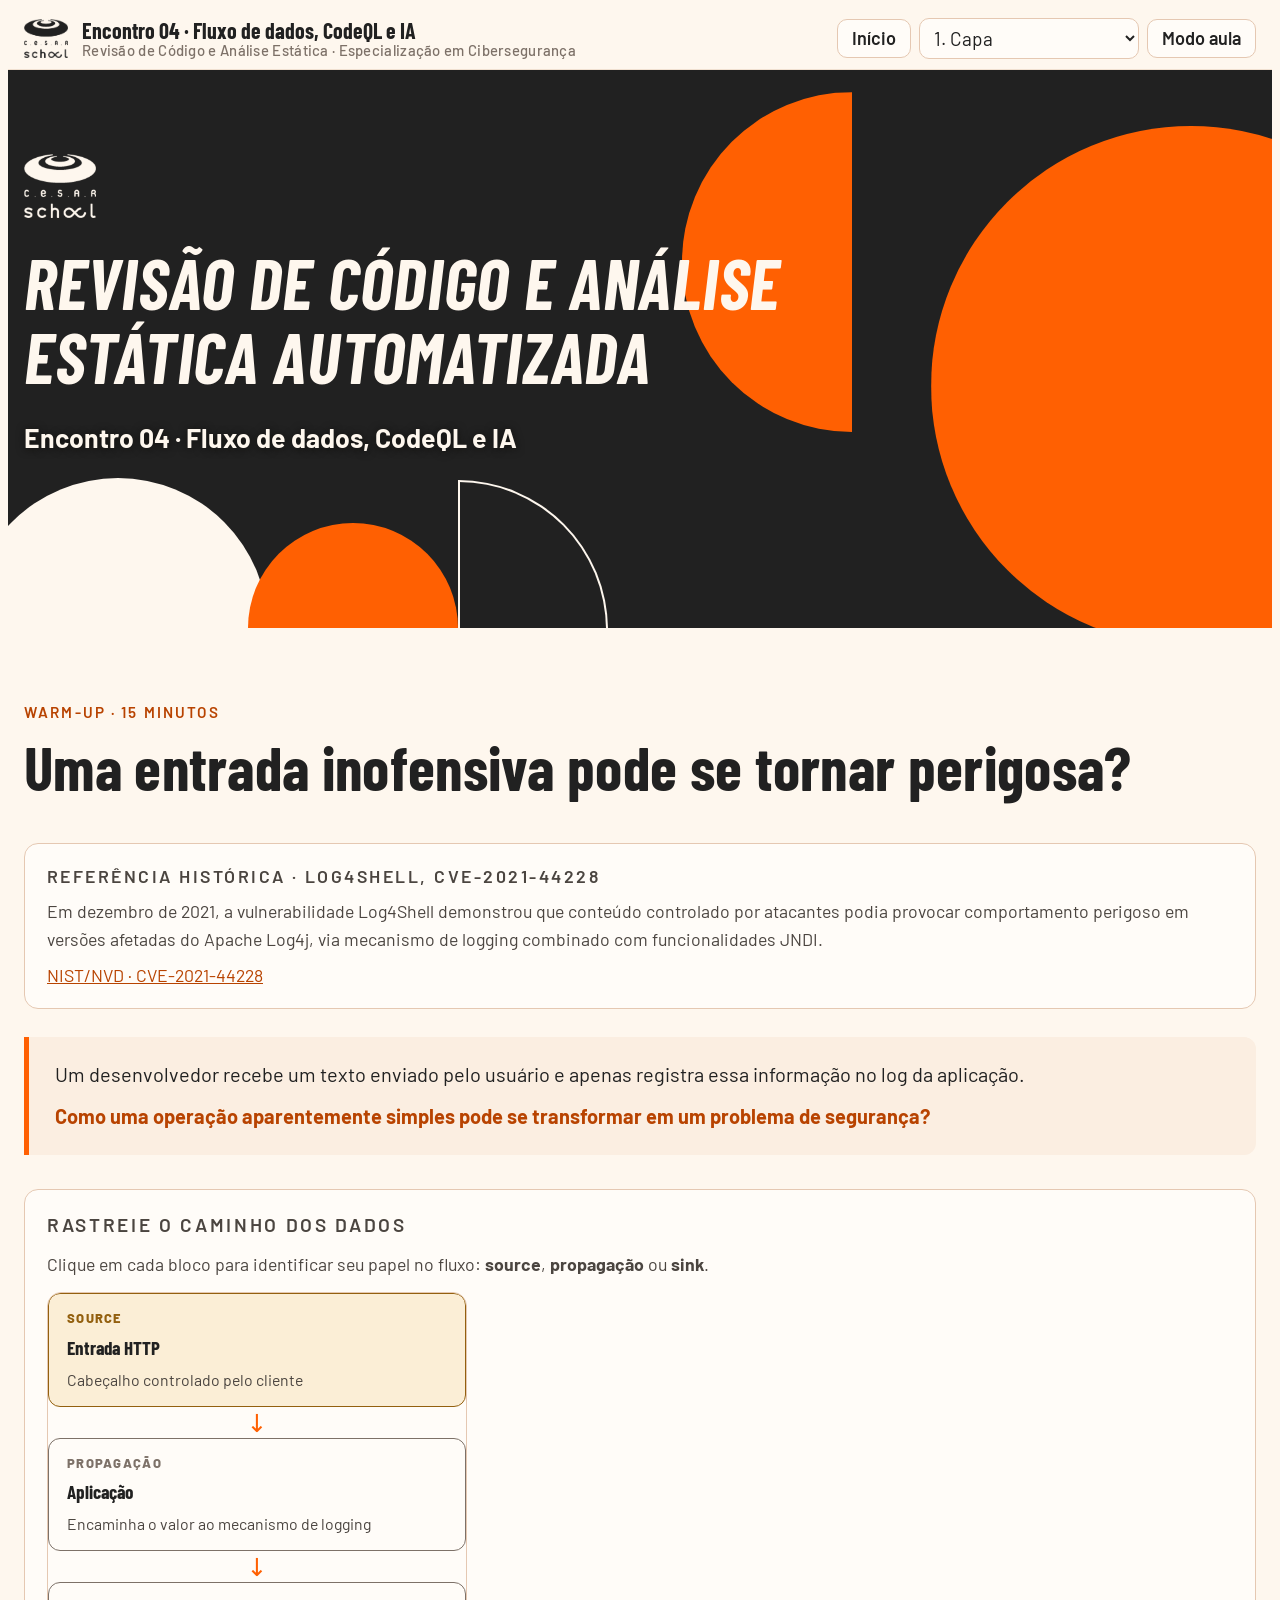
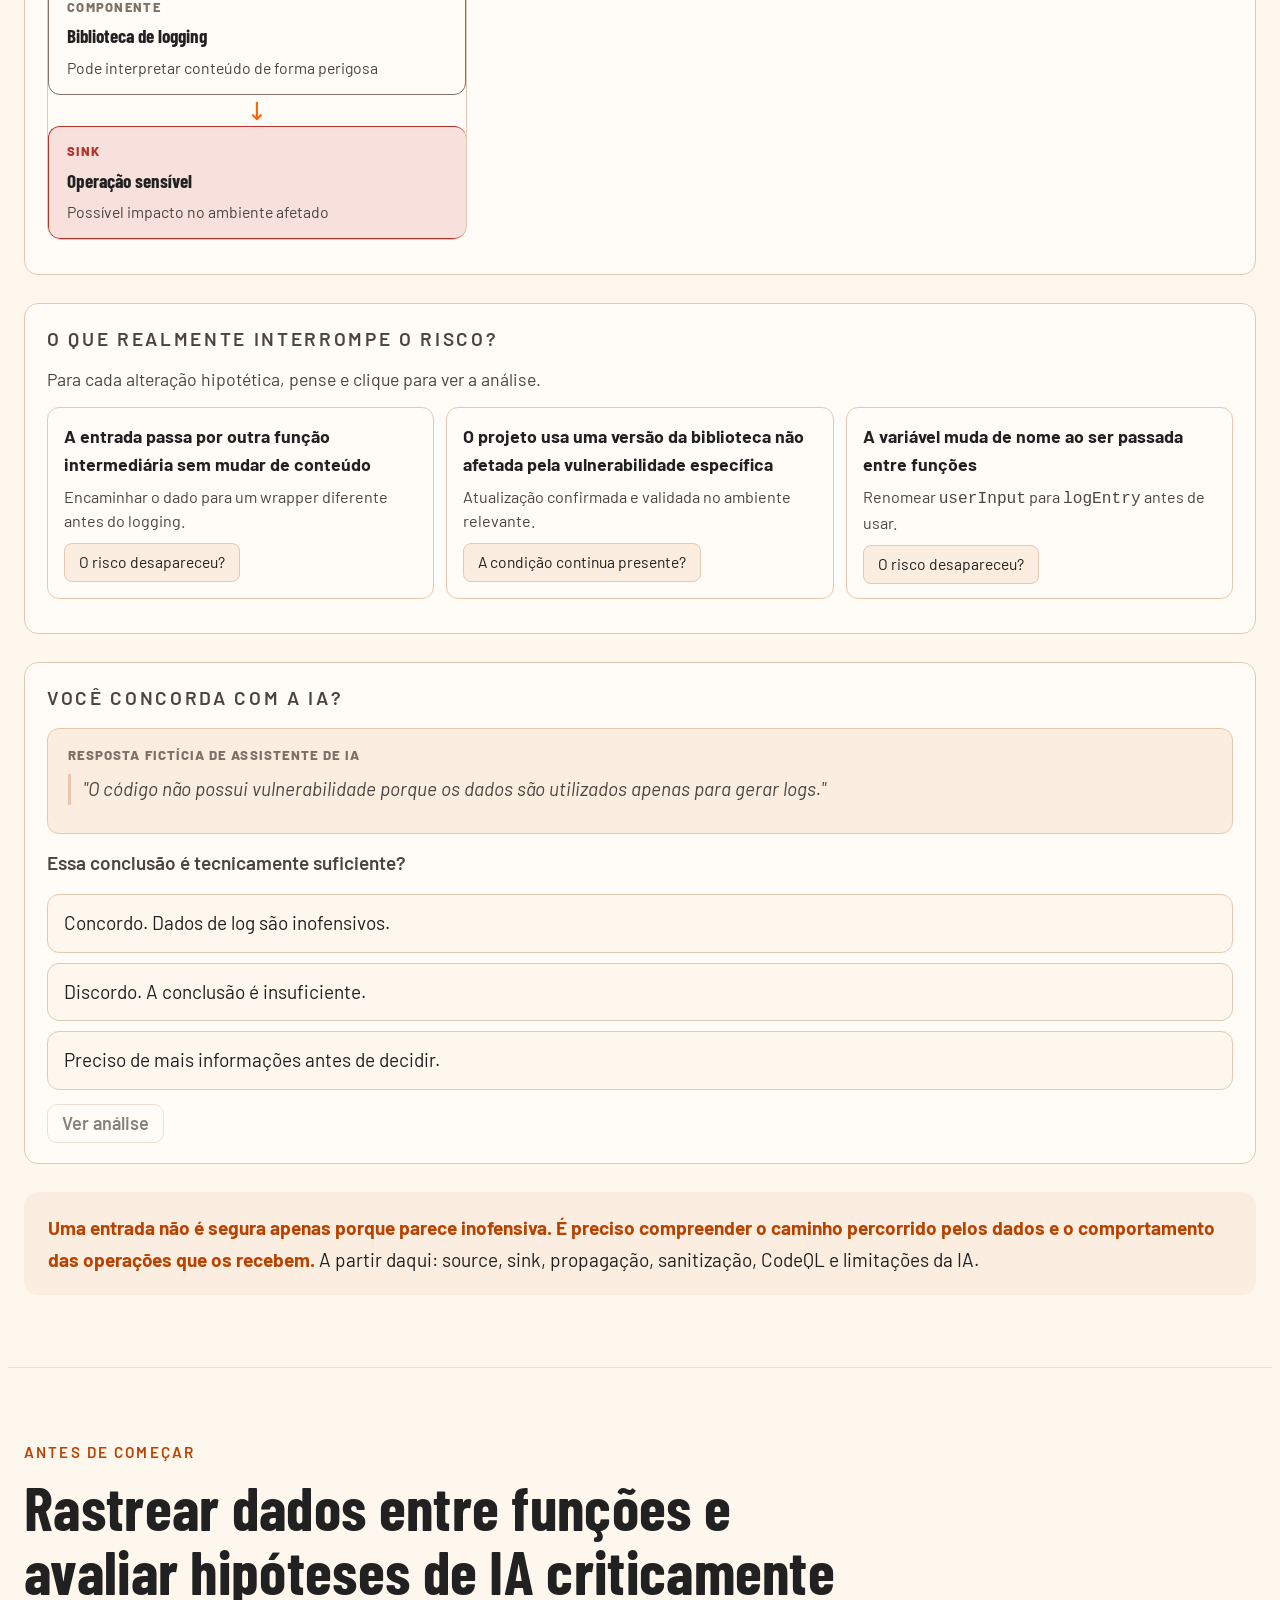
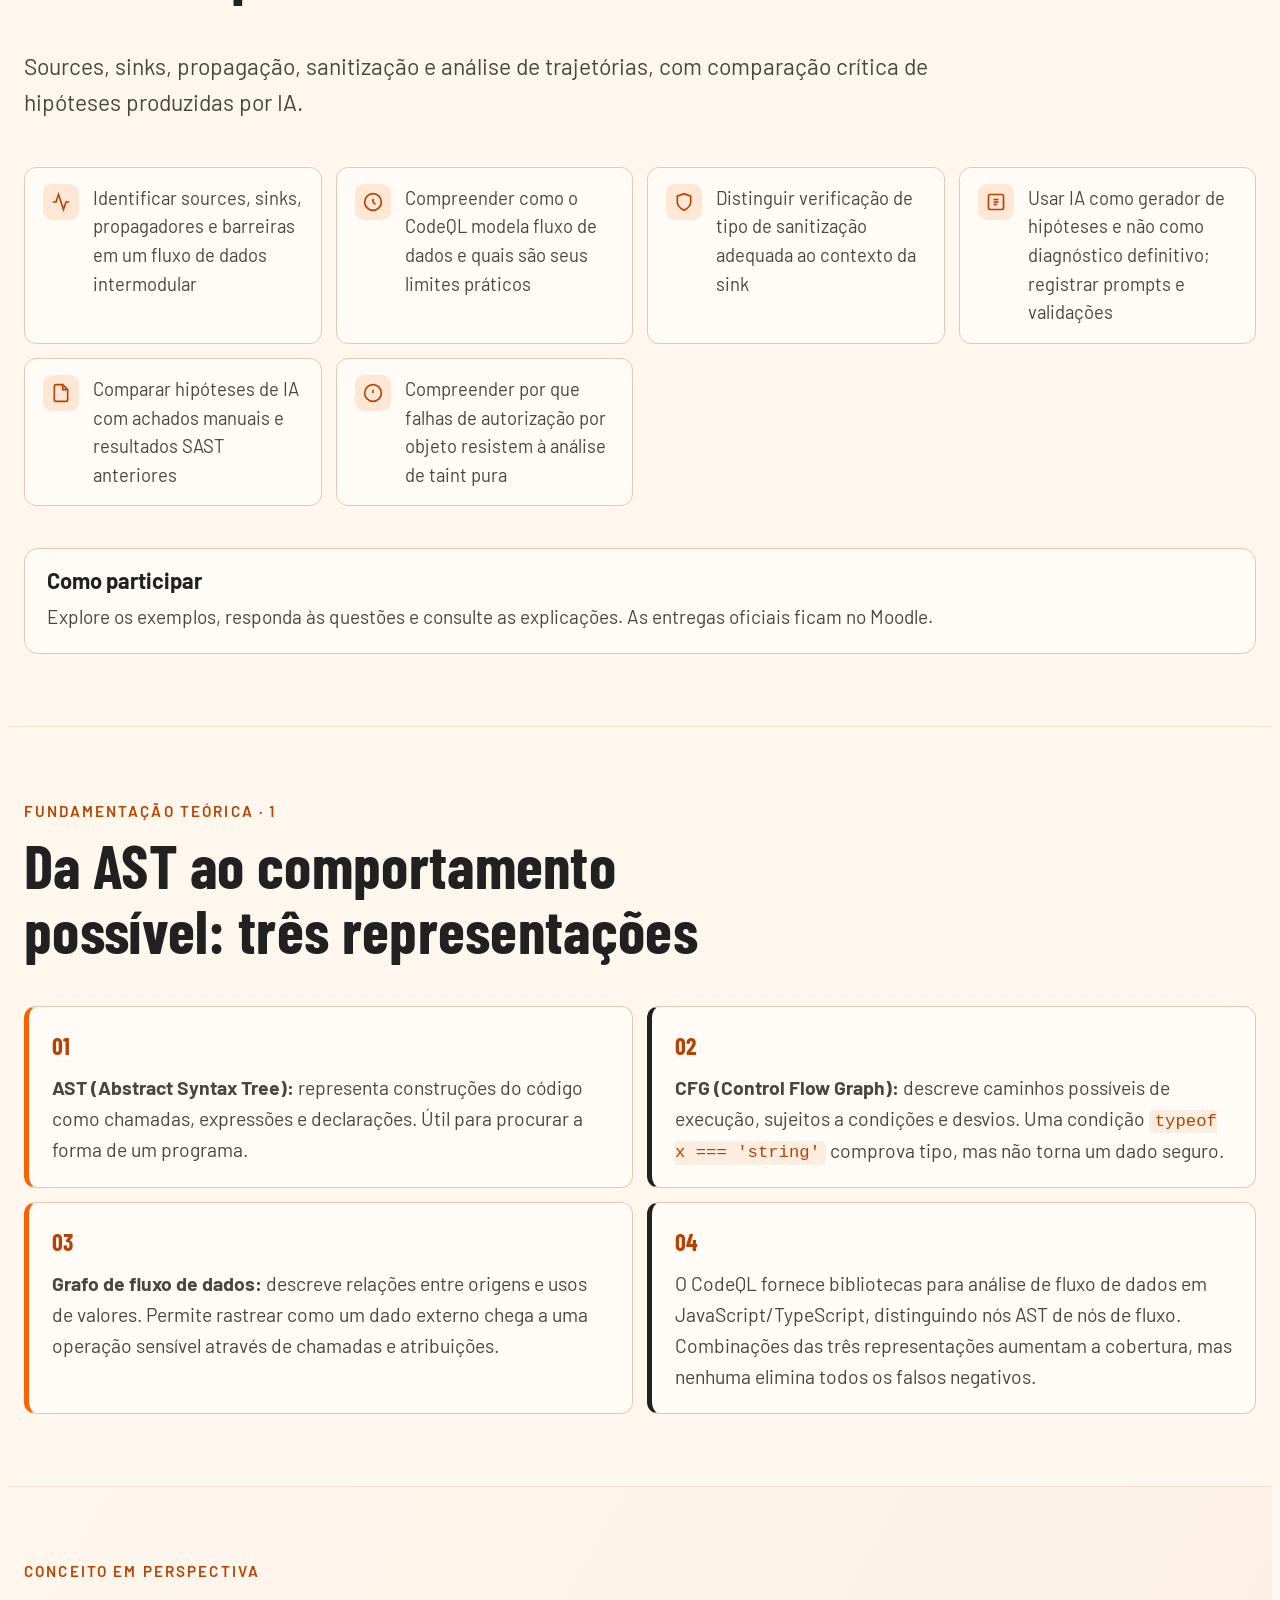
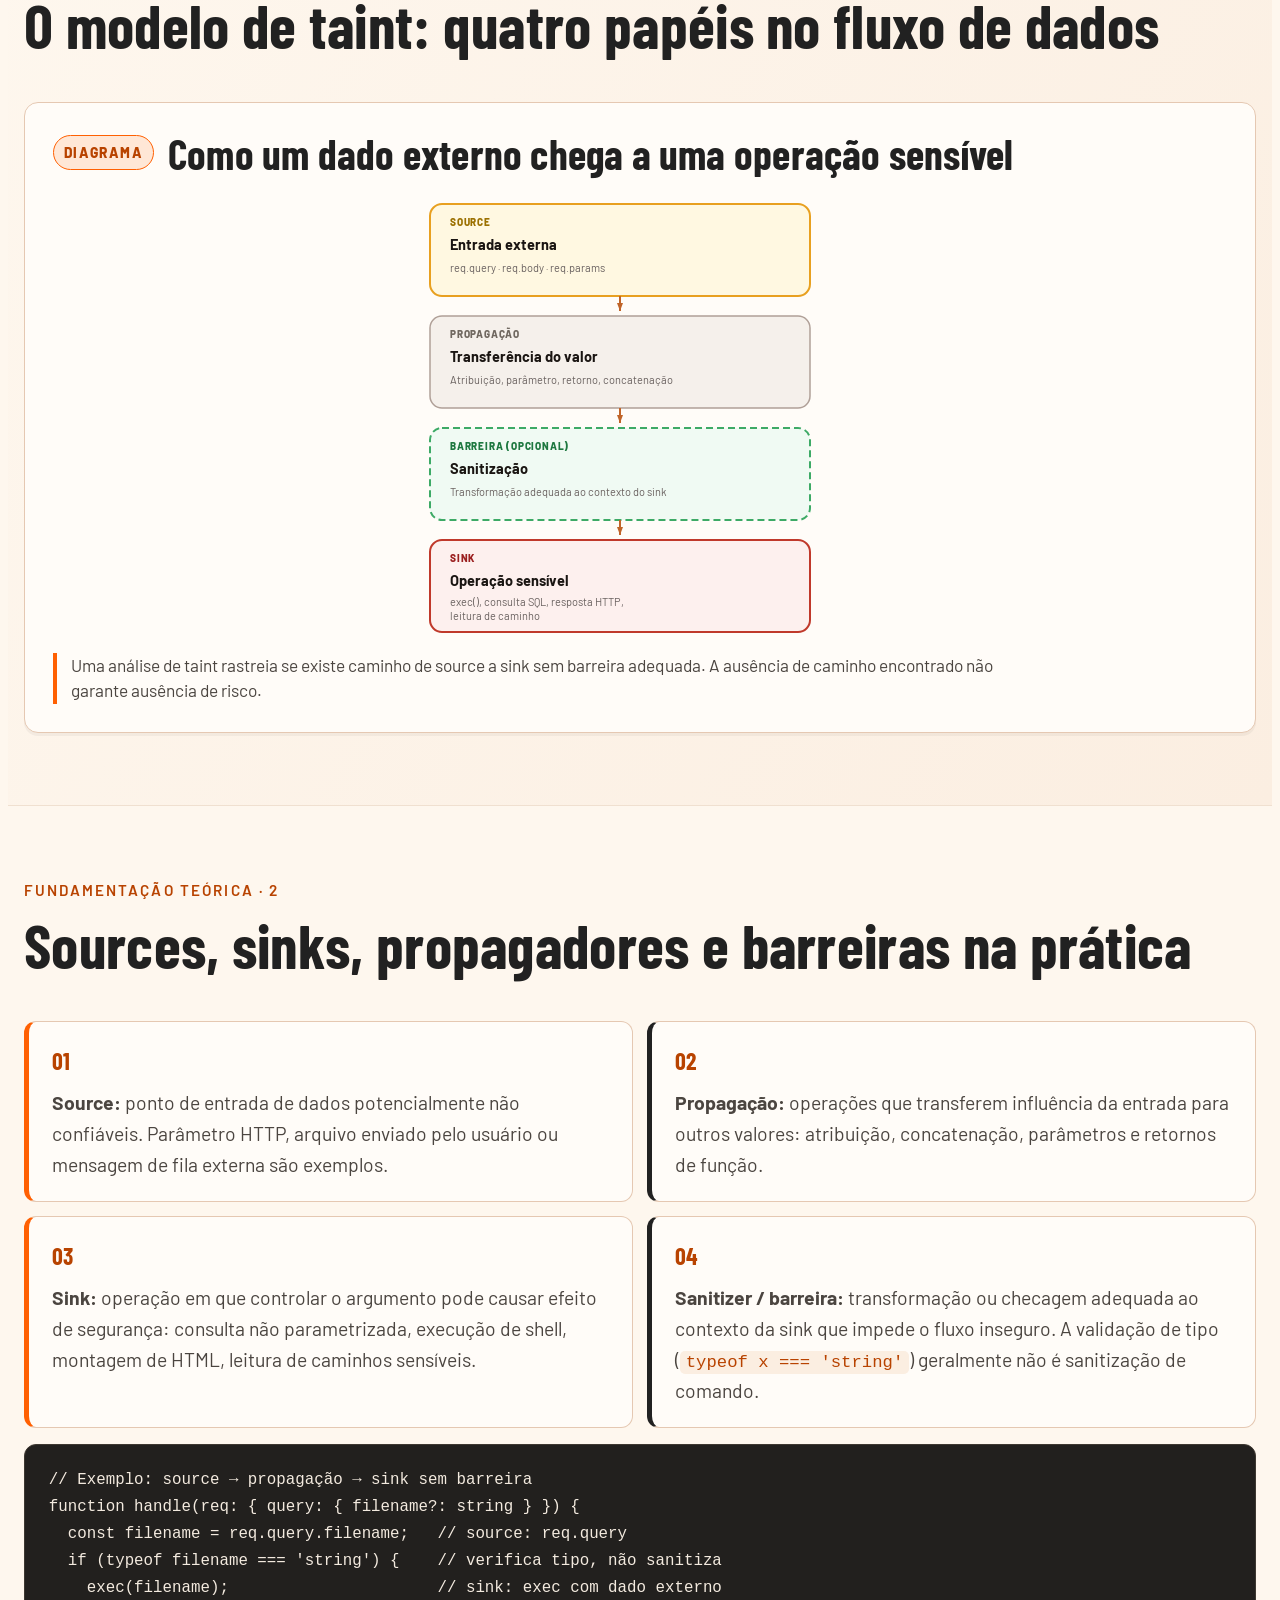
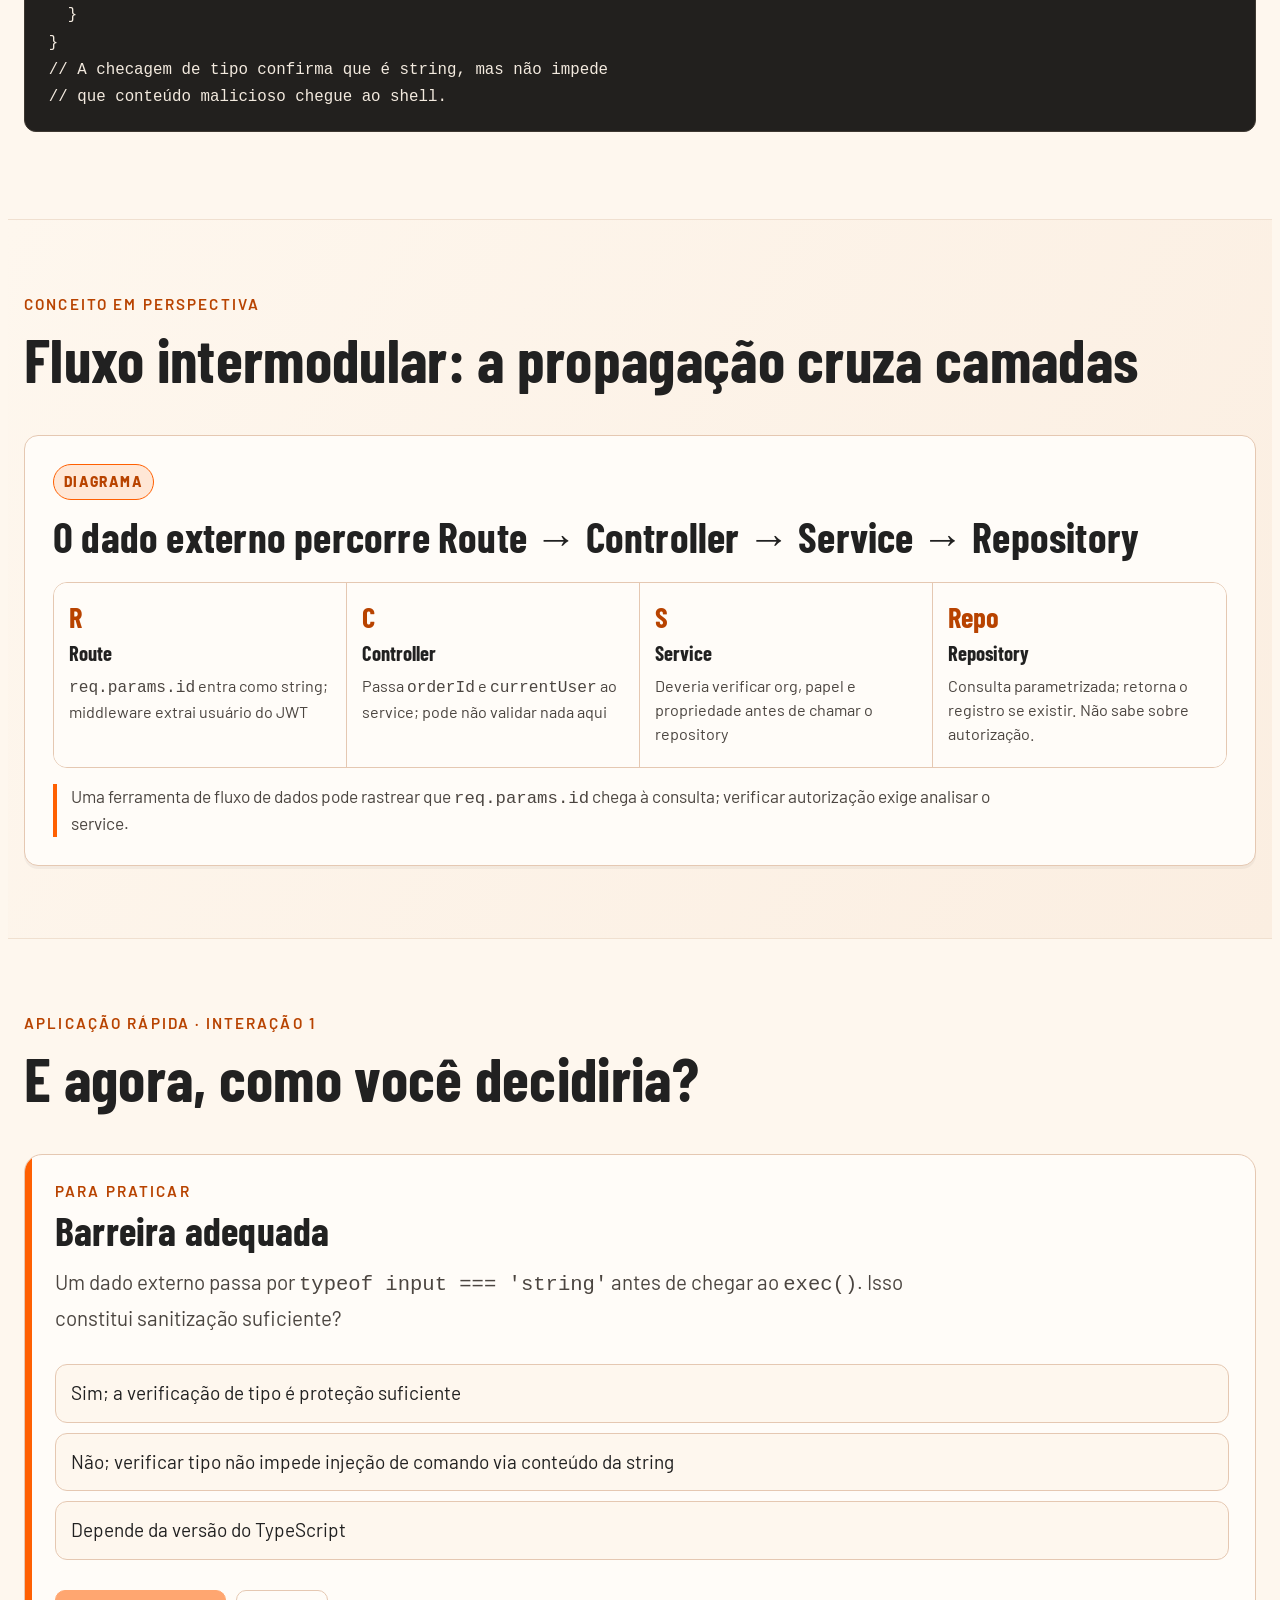
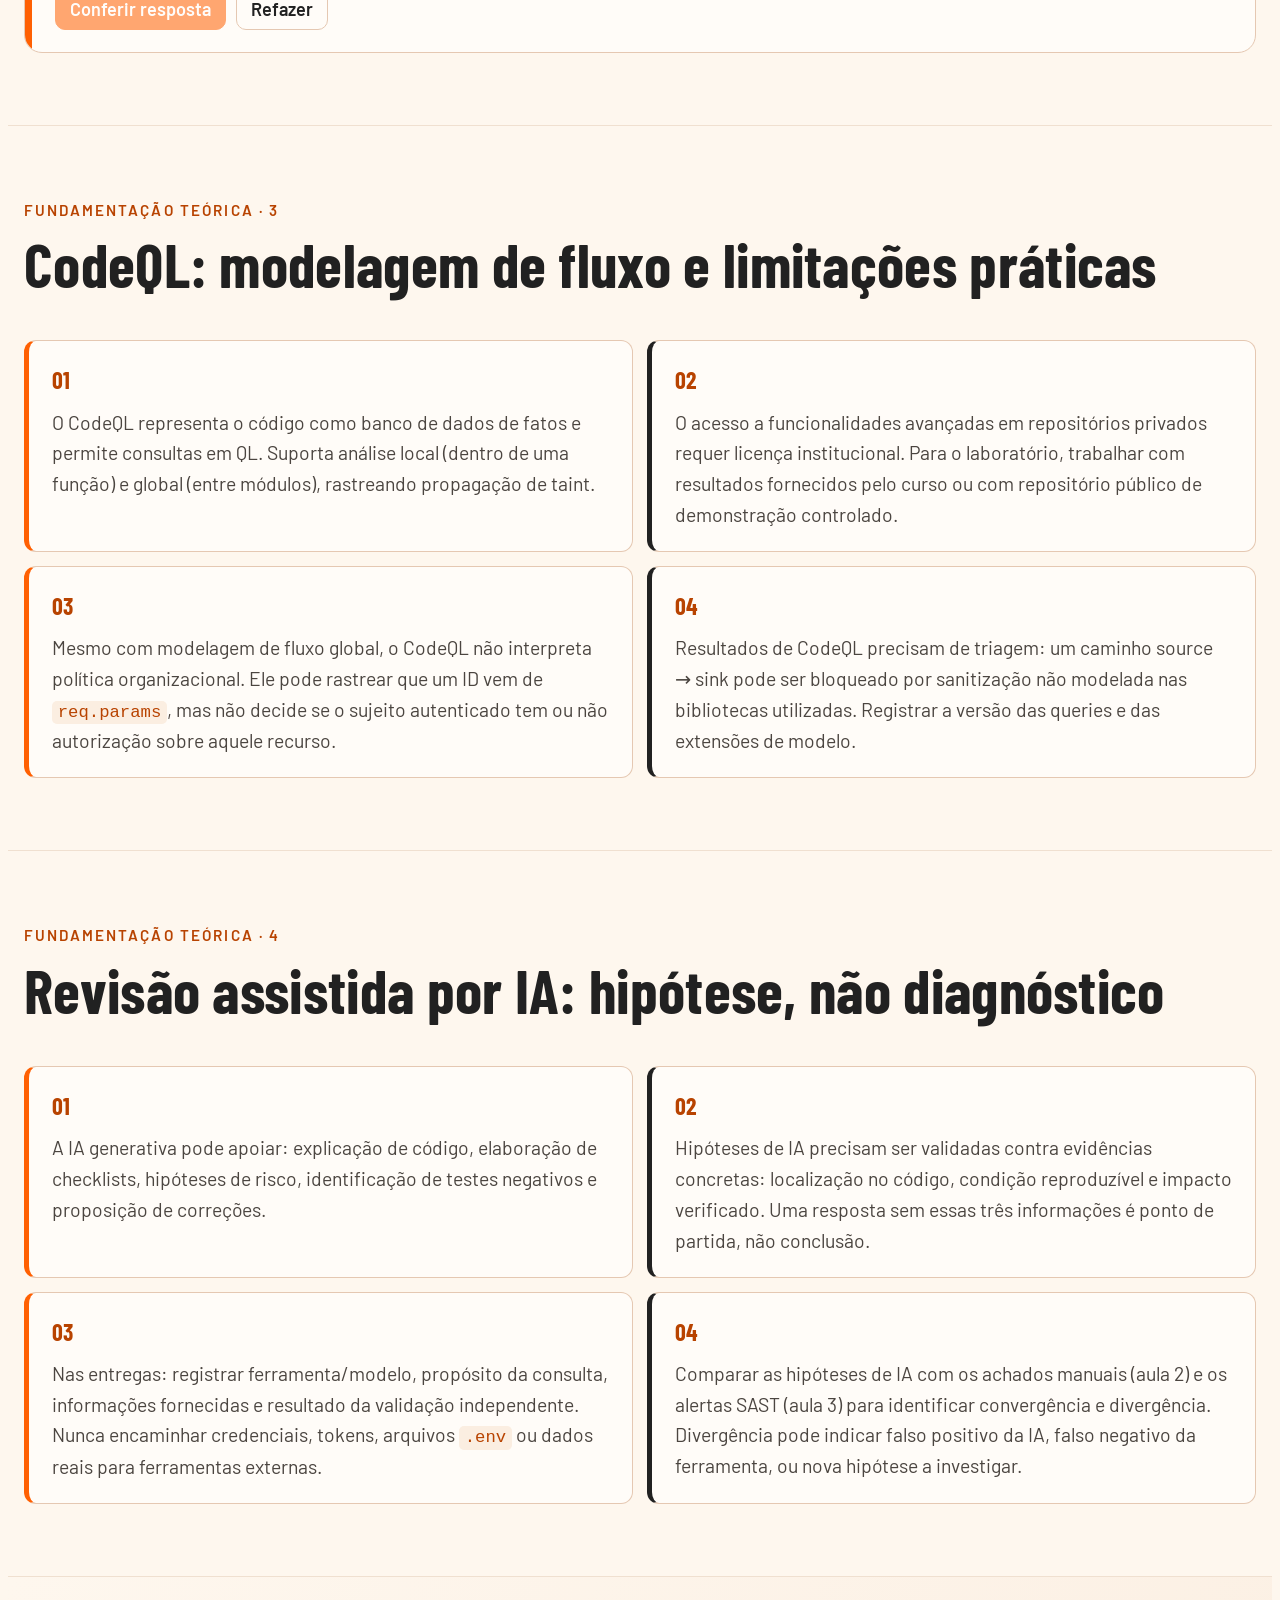
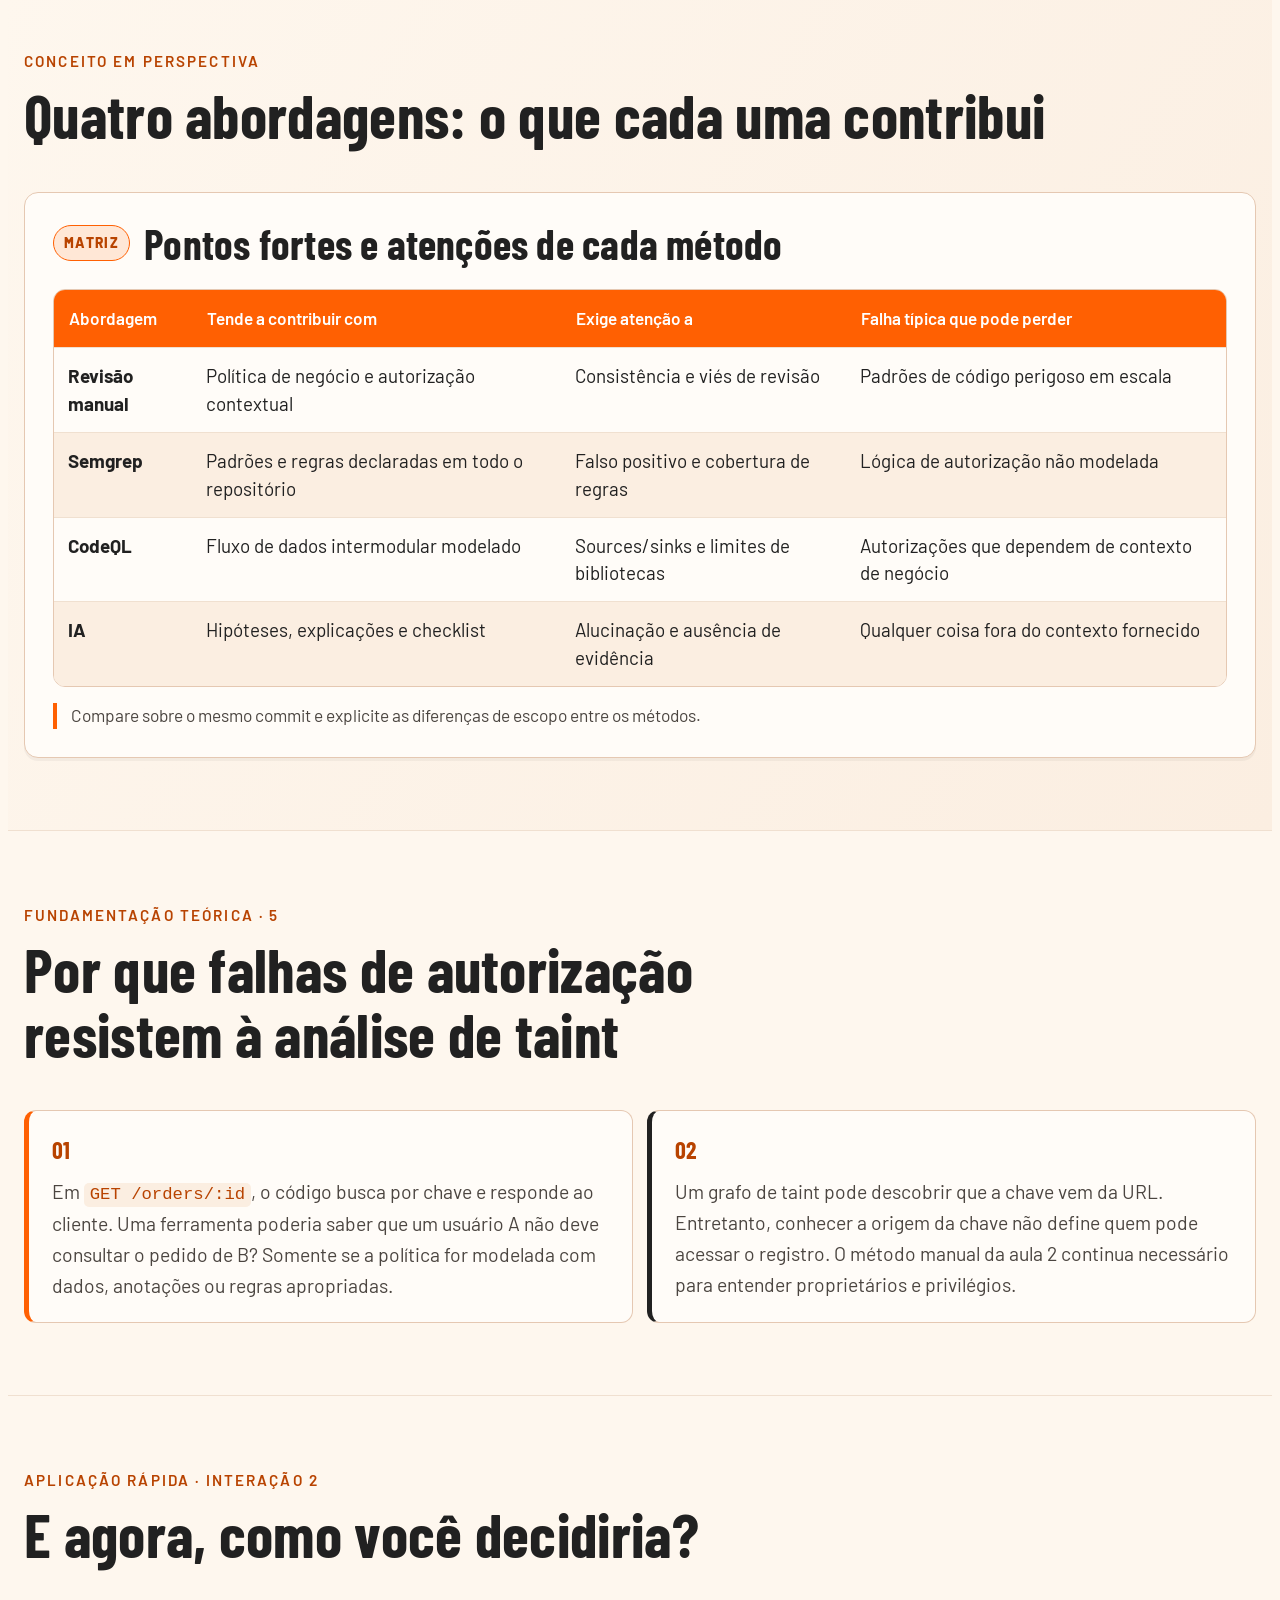
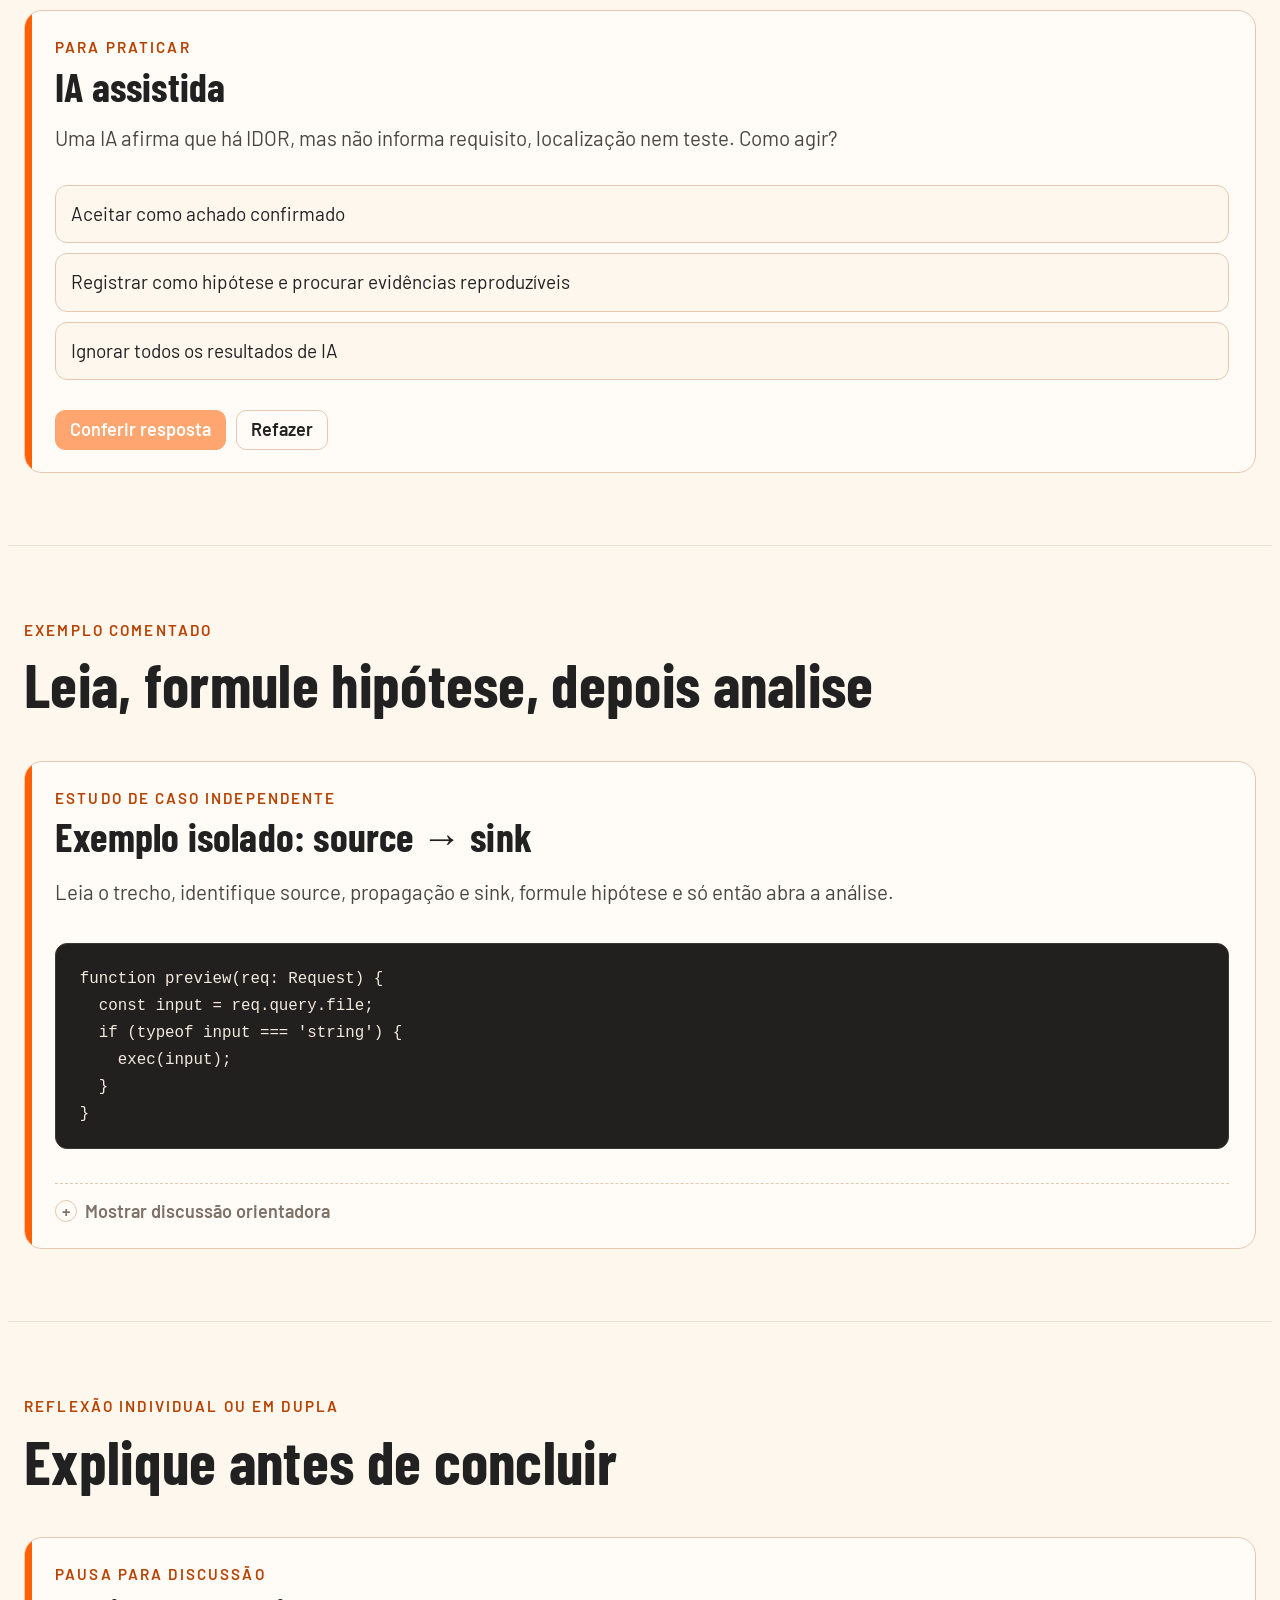
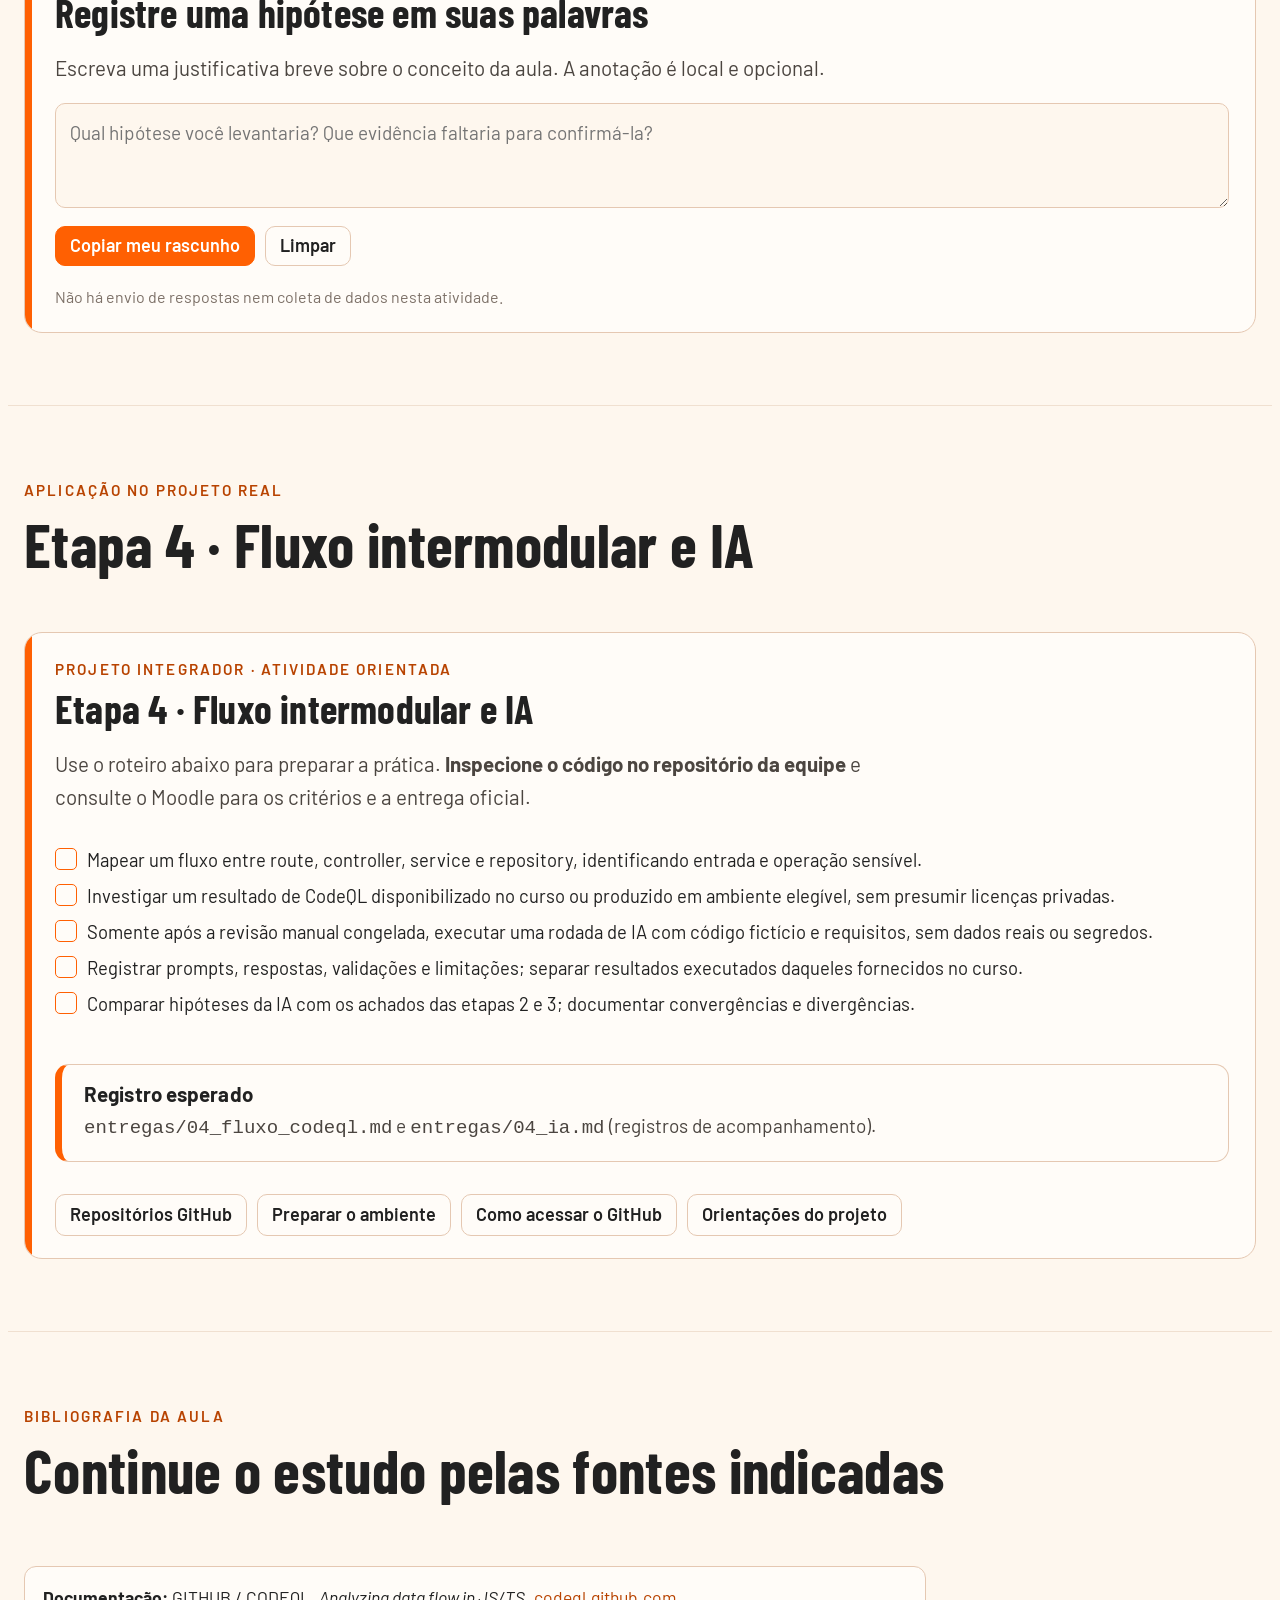
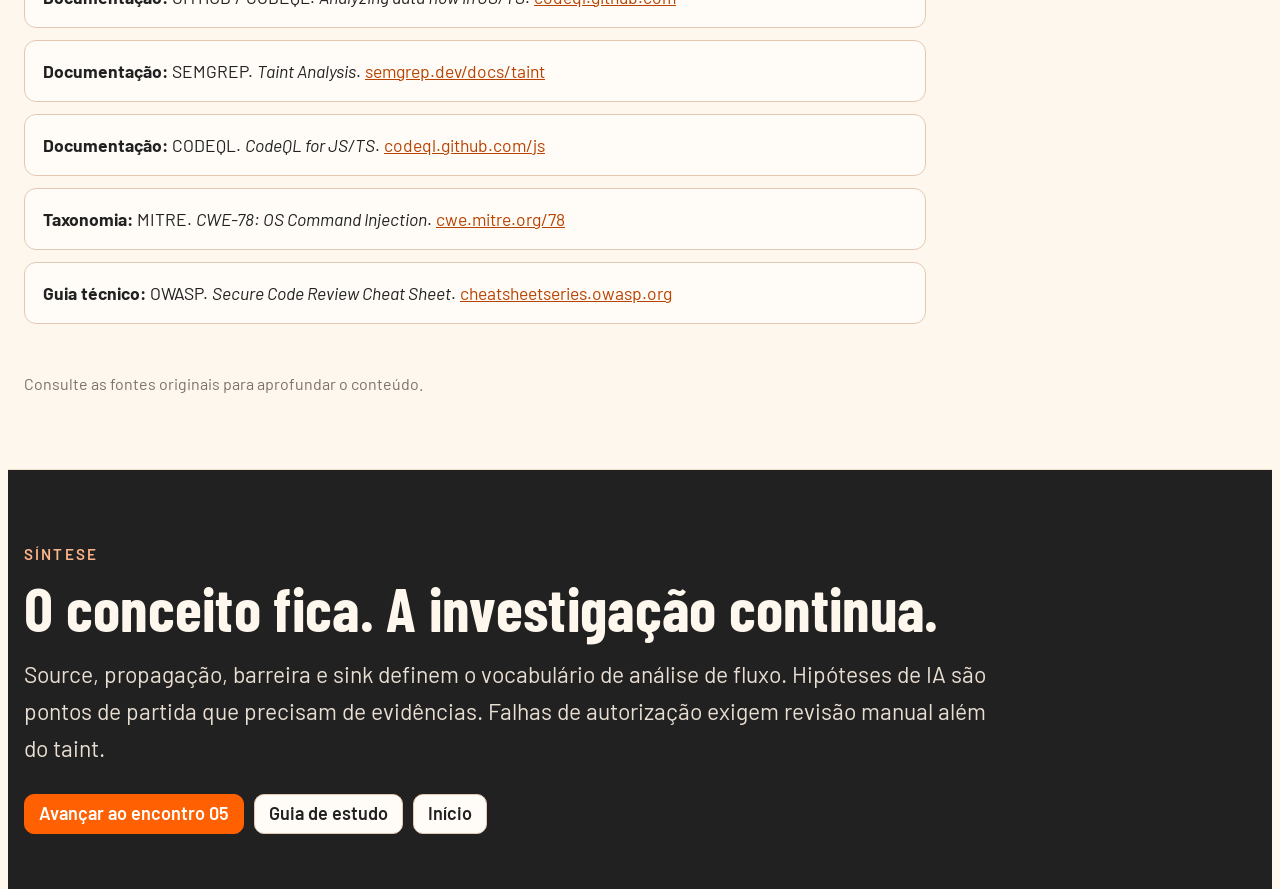
<file: aulas/aula-04.html>
﻿<!DOCTYPE html>
<html lang="pt-BR">
<head>
  <meta charset="utf-8"/><meta content="width=device-width,initial-scale=1" name="viewport"/>
  <meta content="#FEF7EE" name="theme-color"/>
  <link rel="icon" href="../assets/favicon.svg" type="image/svg+xml"/>
  <meta name="description" content="Sources, sinks, propagação, sanitização e análise de trajetórias, com comparação crítica de hipóteses produzidas por IA."/>
  <title>Encontro 04 · Fluxo de dados, CodeQL e IA | CESAR School</title>
  <link href="https://fonts.googleapis.com" rel="preconnect"/><link crossorigin href="https://fonts.gstatic.com" rel="preconnect"/>
  <link href="https://fonts.googleapis.com/css2?family=Barlow+Condensed:ital,wght@0,600;0,700;1,700&family=Barlow:wght@400;500;600;700&family=JetBrains+Mono:wght@400;600&display=swap" rel="stylesheet"/>
  <link href="../assets/css/laura-aulas.css" rel="stylesheet"/>
  <link href="../assets/css/adaptacao.css" rel="stylesheet"/>
  <link href="../assets/css/pedagogia-visual.css" rel="stylesheet"/>
  <link href="../assets/css/melhorias.css" rel="stylesheet"/>
  <script defer src="../assets/js/config.js"></script>
  <script defer src="../assets/js/site.js"></script>
</head>
<body>
<header class="topo"><div class="wrap">
  <a aria-label="Início" href="../index.html" style="color:inherit;display:block"><span aria-label="CESAR School" class="logo" role="img"></span></a>
  <div class="topo-titulo">Encontro 04 · Fluxo de dados, CodeQL e IA<small>Revisão de Código e Análise Estática · Especialização em Cibersegurança</small></div>
  <div class="topo-acoes">
    <a class="btn" href="../index.html" style="text-decoration:none;display:inline-flex;align-items:center;color:inherit">Início</a>
    <select aria-label="Ir diretamente a uma seção" id="irpara"></select>
    <button aria-pressed="false" class="btn" id="btnAula" type="button">Modo aula</button>
  </div>
</div></header>
<main>

<section class="cena capa" data-nome="Capa" id="capa">
  <div class="forma f1"></div><div class="forma f2"></div><div class="forma f3"></div><div class="forma f4"></div><div class="forma f5"></div>
  <div class="wrap"><span aria-label="CESAR School" class="logo" role="img"></span>
    <h1>Revisão de código e análise estática automatizada</h1>
    <p class="sub">Encontro 04 · Fluxo de dados, CodeQL e IA</p>
  </div>
</section>

<!-- ═══════════════════════ WARM-UP 04 ═══════════════════════ -->
<section class="cena" data-nome="Warm-up" id="warmup">
<style>
.wu-provoc{background:var(--sunk);border-left:5px solid var(--orange);border-radius:0 12px 12px 0;padding:22px 26px;margin:0 0 6px}
.wu-provoc p{margin:0 0 10px;font-size:1.05rem;line-height:1.6;color:var(--ink)}
.wu-provoc p:last-child{margin:0}
.wu-provoc strong{color:var(--orange-ink)}
.wu-caso{background:var(--surface);border:1.5px solid var(--line);border-radius:14px;padding:18px 22px}
.wu-caso .eyebrow{margin-bottom:6px}
.wu-caso p{margin:0 0 8px;font-size:.93rem;color:var(--ink-2);line-height:1.6}
.wu-caso p:last-child{margin:0}
.wu-caso a{color:var(--orange-ink)}
.wu-choices{display:grid;gap:10px;margin:16px 0 0}
.wu-choice{display:block;width:100%;text-align:left;font:inherit;background:var(--paper);color:var(--ink);border:1.5px solid var(--line);border-radius:12px;padding:14px 16px;cursor:pointer;transition:border-color .14s,background .14s;line-height:1.5}
.wu-choice:hover,.wu-choice:focus-visible{border-color:var(--orange)}
.wu-choice[aria-pressed="true"]{border-color:var(--orange);box-shadow:inset 5px 0 0 var(--orange);background:var(--orange-soft)}
.wu-choice[data-correct="true"][aria-pressed="true"]{border-color:var(--good);box-shadow:inset 5px 0 0 var(--good);background:var(--good-soft)}
.wu-feedback{border-left:5px solid var(--orange);border-radius:8px;padding:14px 16px;background:var(--sunk);margin-top:14px;line-height:1.6;font-size:.95rem;color:var(--ink)}
.wu-feedback[hidden]{display:none}
.wu-fechamento{background:var(--sunk);border-radius:14px;padding:20px 24px}
.wu-fechamento p{margin:0;font-size:1rem;line-height:1.65;color:var(--ink)}
.wu-fechamento strong{color:var(--orange-ink)}
/* Fluxo explorável */
.taint-flow{display:flex;flex-direction:column;align-items:center;gap:0;margin:14px 0;max-width:420px}
.tf-step{width:100%;border:1.5px solid var(--line);border-radius:12px;background:var(--surface);padding:0;cursor:pointer;text-align:left;font:inherit;transition:background .14s,border-color .14s}
.tf-step:hover,.tf-step:focus-visible{background:var(--sunk);border-color:var(--orange);outline:none}
.tf-step.active{border-color:var(--orange);background:var(--orange-soft)}
.tf-step.source{border-color:var(--warn);background:var(--warn-soft)}
.tf-step.prop{border-color:var(--muted)}
.tf-step.sink{border-color:var(--bad,#C0392B);background:var(--bad-soft,#FDF0EE)}
.tf-step-inner{padding:14px 18px}
.tf-step-label{font-size:.68rem;font-weight:800;letter-spacing:.1em;text-transform:uppercase;margin-bottom:4px}
.tf-step-label.lbl-source{color:var(--warn)}
.tf-step-label.lbl-sink{color:var(--bad,#C0392B)}
.tf-step-label.lbl-prop{color:var(--muted)}
.tf-step-name{font-family:var(--f-disp);font-weight:700;font-size:1rem;color:var(--ink)}
.tf-step-sub{font-size:.83rem;color:var(--ink-2);margin-top:3px}
.tf-arrow{color:var(--orange);font-size:1.3rem;line-height:1;padding:3px 0}
.tf-detail{background:var(--sunk);border:1.5px solid var(--line);border-radius:12px;padding:14px 18px;font-size:.9rem;line-height:1.6;color:var(--ink)}
.tf-detail[hidden]{display:none}
/* Cartões de alteração */
.change-cards{display:grid;grid-template-columns:repeat(auto-fit,minmax(min(100%,220px),1fr));gap:12px;margin:14px 0}
.change-card{border:1.5px solid var(--line);border-radius:12px;padding:14px 16px;background:var(--surface)}
.change-card strong{display:block;font-size:.93rem;margin-bottom:6px}
.change-card p{font-size:.85rem;color:var(--ink-2);margin:0 0 10px;line-height:1.5}
.change-card button{font:inherit;background:var(--sunk);color:var(--ink);border:1.5px solid var(--line);border-radius:8px;padding:6px 14px;cursor:pointer;font-size:.82rem}
.change-card button:hover{border-color:var(--orange)}
.change-answer{font-size:.85rem;line-height:1.5;padding:8px 12px;border-radius:8px;margin-top:8px}
.change-answer[hidden]{display:none}
.change-answer.no{background:var(--warn-soft);color:var(--warn);border:1px solid var(--warn)}
.change-answer.yes{background:var(--good-soft);color:var(--good);border:1px solid var(--good)}
/* IA card */
.ai-card{background:var(--sunk);border:1.5px solid var(--line);border-radius:12px;padding:16px 20px;margin:14px 0}
.ai-label{font-size:.7rem;font-weight:800;letter-spacing:.08em;text-transform:uppercase;color:var(--muted);margin-bottom:8px}
.ai-quote{font-style:italic;font-size:.97rem;color:var(--ink);line-height:1.6;border-left:3px solid var(--line);padding-left:12px;margin:0 0 12px}
</style>
  <div class="wrap pilha">
    <div>
      <p class="eyebrow">Warm-up · 15 minutos</p>
      <h2>Uma entrada inofensiva pode se tornar perigosa?</h2>
    </div>

    <div class="wu-caso">
      <p class="eyebrow">Referência histórica · Log4Shell, CVE-2021-44228</p>
      <p>Em dezembro de 2021, a vulnerabilidade Log4Shell demonstrou que conteúdo controlado por atacantes podia provocar comportamento perigoso em versões afetadas do Apache Log4j, via mecanismo de logging combinado com funcionalidades JNDI.</p>
      <p><a href="https://nvd.nist.gov/vuln/detail/CVE-2021-44228" target="_blank" rel="noopener">NIST/NVD · CVE-2021-44228</a></p>
    </div>

    <div class="wu-provoc">
      <p>Um desenvolvedor recebe um texto enviado pelo usuário e apenas registra essa informação no log da aplicação.</p>
      <p><strong>Como uma operação aparentemente simples pode se transformar em um problema de segurança?</strong></p>
    </div>

    <!-- Interação 1: Fluxo explorável -->
    <div class="cartao">
      <p class="eyebrow">Rastreie o caminho dos dados</p>
      <p style="margin:0 0 14px;font-size:.93rem;color:var(--ink-2)">Clique em cada bloco para identificar seu papel no fluxo: <strong>source</strong>, <strong>propagação</strong> ou <strong>sink</strong>.</p>
      <div class="taint-flow" id="taint-flow">
        <button class="tf-step source" data-key="http" tabindex="0">
          <div class="tf-step-inner">
            <div class="tf-step-label lbl-source">Source</div>
            <div class="tf-step-name">Entrada HTTP</div>
            <div class="tf-step-sub">Cabeçalho controlado pelo cliente</div>
          </div>
        </button>
        <div class="tf-arrow">↓</div>
        <button class="tf-step prop" data-key="app" tabindex="0">
          <div class="tf-step-inner">
            <div class="tf-step-label lbl-prop">Propagação</div>
            <div class="tf-step-name">Aplicação</div>
            <div class="tf-step-sub">Encaminha o valor ao mecanismo de logging</div>
          </div>
        </button>
        <div class="tf-arrow">↓</div>
        <button class="tf-step prop" data-key="lib" tabindex="0">
          <div class="tf-step-inner">
            <div class="tf-step-label lbl-prop">Componente</div>
            <div class="tf-step-name">Biblioteca de logging</div>
            <div class="tf-step-sub">Pode interpretar conteúdo de forma perigosa</div>
          </div>
        </button>
        <div class="tf-arrow">↓</div>
        <button class="tf-step sink" data-key="sink" tabindex="0">
          <div class="tf-step-inner">
            <div class="tf-step-label lbl-sink">Sink</div>
            <div class="tf-step-name">Operação sensível</div>
            <div class="tf-step-sub">Possível impacto no ambiente afetado</div>
          </div>
        </button>
      </div>
      <div class="tf-detail" id="tf-detail" hidden></div>
    </div>

    <!-- Interação 2: O que interrompe o risco? -->
    <div class="cartao">
      <p class="eyebrow">O que realmente interrompe o risco?</p>
      <p style="margin:0 0 14px;font-size:.93rem;color:var(--ink-2)">Para cada alteração hipotética, pense e clique para ver a análise.</p>
      <div class="change-cards">
        <div class="change-card">
          <strong>A entrada passa por outra função intermediária sem mudar de conteúdo</strong>
          <p>Encaminhar o dado para um wrapper diferente antes do logging.</p>
          <button onclick="revealChange(this,'no','Mudar a função intermediária <strong>não elimina</strong> a propagação. O dado não-confiável ainda chega ao sink com o mesmo conteúdo.')">O risco desapareceu?</button>
          <div class="change-answer no" hidden></div>
        </div>
        <div class="change-card">
          <strong>O projeto usa uma versão da biblioteca não afetada pela vulnerabilidade específica</strong>
          <p>Atualização confirmada e validada no ambiente relevante.</p>
          <button onclick="revealChange(this,'yes','Atualizar para uma versão comprovadamente não afetada pode remover a condição específica: <strong>desde que a atualização tenha sido aplicada e confirmada no ambiente correto</strong>.')">A condição continua presente?</button>
          <div class="change-answer yes" hidden></div>
        </div>
        <div class="change-card">
          <strong>A variável muda de nome ao ser passada entre funções</strong>
          <p>Renomear <code>userInput</code> para <code>logEntry</code> antes de usar.</p>
          <button onclick="revealChange(this,'no','Renomear uma variável <strong>não impede a propagação</strong> do dado não-confiável. O risco acompanha o valor, não o nome.')">O risco desapareceu?</button>
          <div class="change-answer no" hidden></div>
        </div>
      </div>
    </div>

    <!-- Interação 3: Crítica à IA -->
    <div class="cartao">
      <p class="eyebrow">Você concorda com a IA?</p>
      <div class="ai-card">
        <div class="ai-label">Resposta fictícia de assistente de IA</div>
        <p class="ai-quote">"O código não possui vulnerabilidade porque os dados são utilizados apenas para gerar logs."</p>
      </div>
      <p style="margin:0 0 14px;font-weight:600">Essa conclusão é tecnicamente suficiente?</p>
      <div class="wu-choices" id="wu-ia-choices">
        <button class="wu-choice" data-idx="0">Concordo. Dados de log são inofensivos.</button>
        <button class="wu-choice" data-idx="1" data-correct="true">Discordo. A conclusão é insuficiente.</button>
        <button class="wu-choice" data-idx="2">Preciso de mais informações antes de decidir.</button>
      </div>
      <div class="quiz-actions" style="margin-top:14px">
        <button class="btn" id="wu-ia-btn" disabled>Ver análise</button>
        <button class="btn" id="wu-ev-btn" style="display:none">Que evidências faltam?</button>
      </div>
      <div class="wu-feedback" id="wu-ia-feedback" hidden>
        A conclusão é insuficiente. É preciso investigar: biblioteca utilizada, versão, configuração, caminho do processamento, comportamento do componente e condições reais de exploração. A resposta de IA é uma <strong>hipótese a validar</strong>, não prova de segurança.
      </div>
      <div class="wu-feedback" id="wu-ev-feedback" hidden style="border-left-color:var(--muted)">
        Evidências necessárias: (1) qual biblioteca de logging é usada; (2) qual versão está em uso; (3) a versão possui vulnerabilidade conhecida neste mecanismo; (4) o valor chega sem sanitização ao componente vulnerável; (5) o ambiente de execução aplica as condições de exploração.
      </div>
    </div>

    <div class="wu-fechamento">
      <p><strong>Uma entrada não é segura apenas porque parece inofensiva. É preciso compreender o caminho percorrido pelos dados e o comportamento das operações que os recebem.</strong> A partir daqui: source, sink, propagação, sanitização, CodeQL e limitações da IA.</p>
    </div>
  </div>
</section>
<script>
(function(){
  var TF_INFO={
    http:'<strong>Source:</strong> origem de conteúdo que pode ser controlado externamente. Tudo que atravessa a fronteira de confiança é potencialmente não-confiável.',
    app:'<strong>Propagação:</strong> o valor é encaminhado. Mudar de função ou variável não remove, por si só, a influência externa sobre o dado.',
    lib:'Processamento potencialmente perigoso, a depender da versão e das condições de exploração da biblioteca.',
    sink:'<strong>Sink / efeito sensível:</strong> ponto em que o comportamento do componente pode gerar impacto fora do fluxo normal.'
  };
  var detail=document.getElementById('tf-detail');
  document.querySelectorAll('.tf-step').forEach(function(b){
    function act(){
      document.querySelectorAll('.tf-step').forEach(function(x){x.classList.remove('active')});
      b.classList.add('active');
      detail.innerHTML=TF_INFO[b.dataset.key];
      detail.removeAttribute('hidden');
    }
    b.addEventListener('click',act);
    b.addEventListener('keydown',function(e){if(e.key==='Enter'||e.key===' ')act()});
  });
  /* IA */
  var cia=document.querySelectorAll('#wu-ia-choices .wu-choice'),bia=document.getElementById('wu-ia-btn'),fia=document.getElementById('wu-ia-feedback'),bev=document.getElementById('wu-ev-btn'),fev=document.getElementById('wu-ev-feedback');
  cia.forEach(function(b){b.addEventListener('click',function(){cia.forEach(function(x){x.setAttribute('aria-pressed','false')});b.setAttribute('aria-pressed','true');bia.disabled=false})});
  bia.addEventListener('click',function(){fia.removeAttribute('hidden');bev.style.display='';var s=document.querySelector('#wu-ia-choices .wu-choice[aria-pressed="true"]');if(s&&s.dataset.correct){fia.style.borderLeftColor='var(--good)';fia.style.background='var(--good-soft)'}});
  bev.addEventListener('click',function(){fev.removeAttribute('hidden')});
})();
function revealChange(btn,type,msg){
  var ans=btn.nextElementSibling;
  ans.innerHTML=msg;ans.className='change-answer '+type;ans.removeAttribute('hidden');btn.disabled=true;
}
</script>

<section class="cena" data-nome="Objetivos e dinâmica" id="roteiro">
  <div class="wrap pilha">
    <div><p class="eyebrow">Antes de começar</p><h2>Rastrear dados entre funções e avaliar hipóteses de IA criticamente</h2></div>
    <p class="lede">Sources, sinks, propagação, sanitização e análise de trajetórias, com comparação crítica de hipóteses produzidas por IA.</p>
    <div class="obj-grid">
      <div class="obj-item"><div class="obj-icon"><svg viewBox="0 0 24 24" fill="none" stroke="var(--orange-ink)" stroke-width="2"><polyline points="22 12 18 12 15 21 9 3 6 12 2 12"/></svg></div><p>Identificar sources, sinks, propagadores e barreiras em um fluxo de dados intermodular</p></div>
      <div class="obj-item"><div class="obj-icon"><svg viewBox="0 0 24 24" fill="none" stroke="var(--orange-ink)" stroke-width="2"><circle cx="12" cy="12" r="10"/><path d="M12 8v4l3 3"/></svg></div><p>Compreender como o CodeQL modela fluxo de dados e quais são seus limites práticos</p></div>
      <div class="obj-item"><div class="obj-icon"><svg viewBox="0 0 24 24" fill="none" stroke="var(--orange-ink)" stroke-width="2"><path d="M12 22s8-4 8-10V5l-8-3-8 3v7c0 6 8 10 8 10z"/></svg></div><p>Distinguir verificação de tipo de sanitização adequada ao contexto da sink</p></div>
      <div class="obj-item"><div class="obj-icon"><svg viewBox="0 0 24 24" fill="none" stroke="var(--orange-ink)" stroke-width="2"><rect x="3" y="3" width="18" height="18" rx="2"/><path d="M9 9h6"/><path d="M9 12h6"/><path d="M9 15h4"/></svg></div><p>Usar IA como gerador de hipóteses e não como diagnóstico definitivo; registrar prompts e validações</p></div>
      <div class="obj-item"><div class="obj-icon"><svg viewBox="0 0 24 24" fill="none" stroke="var(--orange-ink)" stroke-width="2"><path d="M14 2H6a2 2 0 0 0-2 2v16a2 2 0 0 0 2 2h12a2 2 0 0 0 2-2V8z"/><polyline points="14 2 14 8 20 8"/></svg></div><p>Comparar hipóteses de IA com achados manuais e resultados SAST anteriores</p></div>
      <div class="obj-item"><div class="obj-icon"><svg viewBox="0 0 24 24" fill="none" stroke="var(--orange-ink)" stroke-width="2"><circle cx="12" cy="12" r="10"/><line x1="12" y1="8" x2="12" y2="12"/><line x1="12" y1="16" x2="12.01" y2="16"/></svg></div><p>Compreender por que falhas de autorização por objeto resistem à análise de taint pura</p></div>
    </div>
    <div class="cartao" style="margin-top:14px"><h3>Como participar</h3><p>Explore os exemplos, responda às questões e consulte as explicações. As entregas oficiais ficam no Moodle.</p></div>
  </div>
</section>

<section class="cena" data-nome="Conceito: Da AST ao comportamento possível" id="conceito-1">
  <div class="wrap pilha">
    <div><p class="eyebrow">Fundamentação teórica · 1</p><h2>Da AST ao comportamento possível: três representações</h2></div>
    <div class="section-text"><div class="learning-grid">
      <article class="study-card"><span class="study-card-no">01</span><p><strong>AST (Abstract Syntax Tree):</strong> representa construções do código como chamadas, expressões e declarações. Útil para procurar a forma de um programa.</p></article>
      <article class="study-card"><span class="study-card-no">02</span><p><strong>CFG (Control Flow Graph):</strong> descreve caminhos possíveis de execução, sujeitos a condições e desvios. Uma condição <code>typeof x === 'string'</code> comprova tipo, mas não torna um dado seguro.</p></article>
      <article class="study-card"><span class="study-card-no">03</span><p><strong>Grafo de fluxo de dados:</strong> descreve relações entre origens e usos de valores. Permite rastrear como um dado externo chega a uma operação sensível através de chamadas e atribuições.</p></article>
      <article class="study-card"><span class="study-card-no">04</span><p>O CodeQL fornece bibliotecas para análise de fluxo de dados em JavaScript/TypeScript, distinguindo nós AST de nós de fluxo. Combinações das três representações aumentam a cobertura, mas nenhuma elimina todos os falsos negativos.</p></article>
    </div></div>
  </div>
</section>

<section class="cena viz-scene" data-nome="Visual 1: Source → Propagação → Sink" id="visual-1">
  <div class="wrap pilha">
    <div><p class="eyebrow">Conceito em perspectiva</p><h2>O modelo de taint: quatro papéis no fluxo de dados</h2></div>
    <div class="visual-panel">
      <div class="viz-heading"><span class="viz-mark">DIAGRAMA</span><h3>Como um dado externo chega a uma operação sensível</h3></div>
      <svg viewBox="0 0 460 438" xmlns="http://www.w3.org/2000/svg"
           font-family="system-ui,-apple-system,sans-serif"
           aria-label="Fluxo de taint: source, propagação, barreira e sink"
           role="img" style="width:100%;max-width:460px;display:block;margin:0 auto 8px">
        <style>
          .tds-role{font-size:10px;font-weight:800;letter-spacing:.08em;text-transform:uppercase}
          .tds-name{font-size:14.5px;font-weight:700}
          .tds-sub {font-size:11px}
          .tds-src-bg{fill:#FFF8E1} .tds-src-bd{stroke:#E8A020;stroke-width:2;fill:none} .tds-src-role{fill:#9B7000}
          .tds-prp-bg{fill:#F5F0EB} .tds-prp-bd{stroke:#B0A098;stroke-width:1.5;fill:none} .tds-prp-role{fill:#706860}
          .tds-bar-bg{fill:#F0FAF3} .tds-bar-bd{stroke:#3DAA66;stroke-width:2;fill:none;stroke-dasharray:7 4} .tds-bar-role{fill:#1E7840}
          .tds-snk-bg{fill:#FDF0EE} .tds-snk-bd{stroke:#C0392B;stroke-width:2;fill:none} .tds-snk-role{fill:#9B2020}
          .tds-ink{fill:#1A1512} .tds-ink2{fill:#6A6260}
          .tds-arr{stroke:#C06428;stroke-width:2;fill:none} .tds-ah{fill:#C06428}
          @media(prefers-color-scheme:dark){
            .tds-src-bg{fill:#312500} .tds-prp-bg{fill:#2A2420} .tds-bar-bg{fill:#0A2810} .tds-snk-bg{fill:#2A0A07}
            .tds-src-role{fill:#E8B040} .tds-prp-role{fill:#A09888} .tds-bar-role{fill:#5DCC8A} .tds-snk-role{fill:#E05040}
            .tds-ink{fill:#EDE8E3} .tds-ink2{fill:#A09890}
            .tds-arr{stroke:#E8803A} .tds-ah{fill:#E8803A}
          }
          html[data-theme=dark] .tds-src-bg{fill:#312500}
          html[data-theme=dark] .tds-prp-bg{fill:#2A2420}
          html[data-theme=dark] .tds-bar-bg{fill:#0A2810}
          html[data-theme=dark] .tds-snk-bg{fill:#2A0A07}
          html[data-theme=dark] .tds-src-role{fill:#E8B040}
          html[data-theme=dark] .tds-prp-role{fill:#A09888}
          html[data-theme=dark] .tds-bar-role{fill:#5DCC8A}
          html[data-theme=dark] .tds-snk-role{fill:#E05040}
          html[data-theme=dark] .tds-ink{fill:#EDE8E3}
          html[data-theme=dark] .tds-ink2{fill:#A09890}
          html[data-theme=dark] .tds-arr{stroke:#E8803A}
          html[data-theme=dark] .tds-ah{fill:#E8803A}
        </style>
        <defs>
          <marker id="tds-a" markerWidth="10" markerHeight="10" refX="9" refY="5" orient="auto" markerUnits="userSpaceOnUse">
            <path d="M1,2 L9,5 L1,8 Z" class="tds-ah"/>
          </marker>
        </defs>
        <!-- SOURCE -->
        <rect x="20" y="5"   width="380" height="92" rx="12" class="tds-src-bg"/>
        <rect x="20" y="5"   width="380" height="92" rx="12" class="tds-src-bd"/>
        <text x="40" y="27"  class="tds-role tds-src-role">Source</text>
        <text x="40" y="51"  class="tds-name tds-ink">Entrada externa</text>
        <text x="40" y="73"  class="tds-sub  tds-ink2">req.query · req.body · req.params</text>
        <line x1="210" y1="97"  x2="210" y2="112" class="tds-arr" marker-end="url(#tds-a)"/>
        <!-- PROPAGAÇÃO -->
        <rect x="20" y="117" width="380" height="92" rx="12" class="tds-prp-bg"/>
        <rect x="20" y="117" width="380" height="92" rx="12" class="tds-prp-bd"/>
        <text x="40" y="139" class="tds-role tds-prp-role">Propagação</text>
        <text x="40" y="163" class="tds-name tds-ink">Transferência do valor</text>
        <text x="40" y="185" class="tds-sub  tds-ink2">Atribuição, parâmetro, retorno, concatenação</text>
        <line x1="210" y1="209" x2="210" y2="224" class="tds-arr" marker-end="url(#tds-a)"/>
        <!-- BARREIRA (opcional) -->
        <rect x="20" y="229" width="380" height="92" rx="12" class="tds-bar-bg"/>
        <rect x="20" y="229" width="380" height="92" rx="12" class="tds-bar-bd"/>
        <text x="40" y="251" class="tds-role tds-bar-role">Barreira (opcional)</text>
        <text x="40" y="275" class="tds-name tds-ink">Sanitização</text>
        <text x="40" y="297" class="tds-sub  tds-ink2">Transformação adequada ao contexto do sink</text>
        <line x1="210" y1="321" x2="210" y2="336" class="tds-arr" marker-end="url(#tds-a)"/>
        <!-- SINK -->
        <rect x="20" y="341" width="380" height="92" rx="12" class="tds-snk-bg"/>
        <rect x="20" y="341" width="380" height="92" rx="12" class="tds-snk-bd"/>
        <text x="40" y="363" class="tds-role tds-snk-role">Sink</text>
        <text x="40" y="387" class="tds-name tds-ink">Operação sensível</text>
        <text x="40" y="407" class="tds-sub  tds-ink2">exec(), consulta SQL, resposta HTTP,</text>
        <text x="40" y="421" class="tds-sub  tds-ink2">leitura de caminho</text>
      </svg>
      <p class="viz-caption">Uma análise de taint rastreia se existe caminho de source a sink sem barreira adequada. A ausência de caminho encontrado não garante ausência de risco.</p>
    </div>
  </div>
</section>

<section class="cena" data-nome="Conceito: Sources, sinks e barreiras" id="conceito-2">
  <div class="wrap pilha">
    <div><p class="eyebrow">Fundamentação teórica · 2</p><h2>Sources, sinks, propagadores e barreiras na prática</h2></div>
    <div class="section-text">
      <div class="learning-grid">
        <article class="study-card"><span class="study-card-no">01</span><p><strong>Source:</strong> ponto de entrada de dados potencialmente não confiáveis. Parâmetro HTTP, arquivo enviado pelo usuário ou mensagem de fila externa são exemplos.</p></article>
        <article class="study-card"><span class="study-card-no">02</span><p><strong>Propagação:</strong> operações que transferem influência da entrada para outros valores: atribuição, concatenação, parâmetros e retornos de função.</p></article>
        <article class="study-card"><span class="study-card-no">03</span><p><strong>Sink:</strong> operação em que controlar o argumento pode causar efeito de segurança: consulta não parametrizada, execução de shell, montagem de HTML, leitura de caminhos sensíveis.</p></article>
        <article class="study-card"><span class="study-card-no">04</span><p><strong>Sanitizer / barreira:</strong> transformação ou checagem adequada ao contexto da sink que impede o fluxo inseguro. A validação de tipo (<code>typeof x === 'string'</code>) geralmente não é sanitização de comando.</p></article>
      </div>
      <div style="margin-top:16px">
        <pre class="codigo"><code>// Exemplo: source → propagação → sink sem barreira
function handle(req: { query: { filename?: string } }) {
  const filename = req.query.filename;   // source: req.query
  if (typeof filename === 'string') {    // verifica tipo, não sanitiza
    exec(filename);                      // sink: exec com dado externo
  }
}
// A checagem de tipo confirma que é string, mas não impede
// que conteúdo malicioso chegue ao shell.</code></pre>
      </div>
    </div>
  </div>
</section>

<section class="cena viz-scene" data-nome="Visual 2: Fluxo intermodular" id="visual-2">
  <div class="wrap pilha">
    <div><p class="eyebrow">Conceito em perspectiva</p><h2>Fluxo intermodular: a propagação cruza camadas</h2></div>
    <div class="visual-panel">
      <div class="viz-heading"><span class="viz-mark">DIAGRAMA</span><h3>O dado externo percorre Route → Controller → Service → Repository</h3></div>
      <div class="hypo-flow" aria-label="Fluxo de dado externo entre camadas">
        <div class="hypo-step"><div class="hypo-num">R</div><h4>Route</h4><p><code>req.params.id</code> entra como string; middleware extrai usuário do JWT</p></div>
        <div class="hypo-step"><div class="hypo-num">C</div><h4>Controller</h4><p>Passa <code>orderId</code> e <code>currentUser</code> ao service; pode não validar nada aqui</p></div>
        <div class="hypo-step"><div class="hypo-num">S</div><h4>Service</h4><p>Deveria verificar org, papel e propriedade antes de chamar o repository</p></div>
        <div class="hypo-step"><div class="hypo-num">Repo</div><h4>Repository</h4><p>Consulta parametrizada; retorna o registro se existir. Não sabe sobre autorização.</p></div>
      </div>
      <p class="viz-caption">Uma ferramenta de fluxo de dados pode rastrear que <code>req.params.id</code> chega à consulta; verificar autorização exige analisar o service.</p>
    </div>
  </div>
</section>

<section class="cena" data-nome="Barreira adequada" id="interacao-1">
  <div class="wrap pilha">
    <div><p class="eyebrow">Aplicação rápida · interação 1</p><h2>E agora, como você decidiria?</h2></div>
    <div class="lab quiz" data-correct="1" data-explanation="Sanitização deve ser adequada ao contexto da sink. Verificar tipo confirma que é string, mas não impede que o conteúdo cause injeção de comando.">
      <div class="lab-cab"><p class="eyebrow">para praticar</p><h3>Barreira adequada</h3></div>
      <p class="instrucao">Um dado externo passa por <code>typeof input === 'string'</code> antes de chegar ao <code>exec()</code>. Isso constitui sanitização suficiente?</p>
      <div class="choices" role="group">
        <button class="choice" data-value="0" type="button">Sim; a verificação de tipo é proteção suficiente</button>
        <button class="choice" data-value="1" type="button">Não; verificar tipo não impede injeção de comando via conteúdo da string</button>
        <button class="choice" data-value="2" type="button">Depende da versão do TypeScript</button>
      </div>
      <div class="quiz-actions"><button class="btn prim check-answer" disabled type="button">Conferir resposta</button><button class="btn reset-answer" type="button">Refazer</button></div>
      <div aria-live="polite" class="feedback" role="status"></div>
    </div>
  </div>
</section>

<section class="cena" data-nome="Conceito: CodeQL e seus limites" id="conceito-5">
  <div class="wrap pilha">
    <div><p class="eyebrow">Fundamentação teórica · 3</p><h2>CodeQL: modelagem de fluxo e limitações práticas</h2></div>
    <div class="section-text"><div class="learning-grid">
      <article class="study-card"><span class="study-card-no">01</span><p>O CodeQL representa o código como banco de dados de fatos e permite consultas em QL. Suporta análise local (dentro de uma função) e global (entre módulos), rastreando propagação de taint.</p></article>
      <article class="study-card"><span class="study-card-no">02</span><p>O acesso a funcionalidades avançadas em repositórios privados requer licença institucional. Para o laboratório, trabalhar com resultados fornecidos pelo curso ou com repositório público de demonstração controlado.</p></article>
      <article class="study-card"><span class="study-card-no">03</span><p>Mesmo com modelagem de fluxo global, o CodeQL não interpreta política organizacional. Ele pode rastrear que um ID vem de <code>req.params</code>, mas não decide se o sujeito autenticado tem ou não autorização sobre aquele recurso.</p></article>
      <article class="study-card"><span class="study-card-no">04</span><p>Resultados de CodeQL precisam de triagem: um caminho source → sink pode ser bloqueado por sanitização não modelada nas bibliotecas utilizadas. Registrar a versão das queries e das extensões de modelo.</p></article>
    </div></div>
  </div>
</section>

<section class="cena" data-nome="Conceito: Revisão assistida por IA" id="conceito-6">
  <div class="wrap pilha">
    <div><p class="eyebrow">Fundamentação teórica · 4</p><h2>Revisão assistida por IA: hipótese, não diagnóstico</h2></div>
    <div class="section-text"><div class="learning-grid">
      <article class="study-card"><span class="study-card-no">01</span><p>A IA generativa pode apoiar: explicação de código, elaboração de checklists, hipóteses de risco, identificação de testes negativos e proposição de correções.</p></article>
      <article class="study-card"><span class="study-card-no">02</span><p>Hipóteses de IA precisam ser validadas contra evidências concretas: localização no código, condição reproduzível e impacto verificado. Uma resposta sem essas três informações é ponto de partida, não conclusão.</p></article>
      <article class="study-card"><span class="study-card-no">03</span><p>Nas entregas: registrar ferramenta/modelo, propósito da consulta, informações fornecidas e resultado da validação independente. Nunca encaminhar credenciais, tokens, arquivos <code>.env</code> ou dados reais para ferramentas externas.</p></article>
      <article class="study-card"><span class="study-card-no">04</span><p>Comparar as hipóteses de IA com os achados manuais (aula 2) e os alertas SAST (aula 3) para identificar convergência e divergência. Divergência pode indicar falso positivo da IA, falso negativo da ferramenta, ou nova hipótese a investigar.</p></article>
    </div></div>
  </div>
</section>

<section class="cena viz-scene" data-nome="Visual 3: Comparação de métodos" id="visual-3">
  <div class="wrap pilha">
    <div><p class="eyebrow">Conceito em perspectiva</p><h2>Quatro abordagens: o que cada uma contribui</h2></div>
    <div class="visual-panel">
      <div class="viz-heading"><span class="viz-mark">MATRIZ</span><h3>Pontos fortes e atenções de cada método</h3></div>
      <div class="vtable-scroll"><table class="visual-table">
        <thead><tr><th>Abordagem</th><th>Tende a contribuir com</th><th>Exige atenção a</th><th>Falha típica que pode perder</th></tr></thead>
        <tbody>
          <tr><td>Revisão manual</td><td>Política de negócio e autorização contextual</td><td>Consistência e viés de revisão</td><td>Padrões de código perigoso em escala</td></tr>
          <tr><td>Semgrep</td><td>Padrões e regras declaradas em todo o repositório</td><td>Falso positivo e cobertura de regras</td><td>Lógica de autorização não modelada</td></tr>
          <tr><td>CodeQL</td><td>Fluxo de dados intermodular modelado</td><td>Sources/sinks e limites de bibliotecas</td><td>Autorizações que dependem de contexto de negócio</td></tr>
          <tr><td>IA</td><td>Hipóteses, explicações e checklist</td><td>Alucinação e ausência de evidência</td><td>Qualquer coisa fora do contexto fornecido</td></tr>
        </tbody>
      </table></div>
      <p class="viz-caption">Compare sobre o mesmo commit e explicite as diferenças de escopo entre os métodos.</p>
    </div>
  </div>
</section>

<section class="cena" data-nome="Conceito: Falhas que dependem de política de negócio" id="conceito-7">
  <div class="wrap pilha">
    <div><p class="eyebrow">Fundamentação teórica · 5</p><h2>Por que falhas de autorização resistem à análise de taint</h2></div>
    <div class="section-text"><div class="learning-grid">
      <article class="study-card"><span class="study-card-no">01</span><p>Em <code>GET /orders/:id</code>, o código busca por chave e responde ao cliente. Uma ferramenta poderia saber que um usuário A não deve consultar o pedido de B? Somente se a política for modelada com dados, anotações ou regras apropriadas.</p></article>
      <article class="study-card"><span class="study-card-no">02</span><p>Um grafo de taint pode descobrir que a chave vem da URL. Entretanto, conhecer a origem da chave não define quem pode acessar o registro. O método manual da aula 2 continua necessário para entender proprietários e privilégios.</p></article>
    </div></div>
  </div>
</section>

<section class="cena" data-nome="IA assistida" id="interacao-2">
  <div class="wrap pilha">
    <div><p class="eyebrow">Aplicação rápida · interação 2</p><h2>E agora, como você decidiria?</h2></div>
    <div class="lab quiz" data-correct="1" data-explanation="A IA auxilia na formulação de hipóteses, mas não é fonte conclusiva de diagnóstico. A validação independente é obrigatória.">
      <div class="lab-cab"><p class="eyebrow">para praticar</p><h3>IA assistida</h3></div>
      <p class="instrucao">Uma IA afirma que há IDOR, mas não informa requisito, localização nem teste. Como agir?</p>
      <div class="choices" role="group">
        <button class="choice" data-value="0" type="button">Aceitar como achado confirmado</button>
        <button class="choice" data-value="1" type="button">Registrar como hipótese e procurar evidências reproduzíveis</button>
        <button class="choice" data-value="2" type="button">Ignorar todos os resultados de IA</button>
      </div>
      <div class="quiz-actions"><button class="btn prim check-answer" disabled type="button">Conferir resposta</button><button class="btn reset-answer" type="button">Refazer</button></div>
      <div aria-live="polite" class="feedback" role="status"></div>
    </div>
  </div>
</section>

<section class="cena" data-nome="Caso para discussão" id="estudo-caso">
  <div class="wrap pilha">
    <div><p class="eyebrow">Exemplo comentado</p><h2>Leia, formule hipótese, depois analise</h2></div>
    <div class="lab">
      <div class="lab-cab"><p class="eyebrow">Estudo de caso independente</p><h3>Exemplo isolado: source → sink</h3></div>
      <p class="instrucao">Leia o trecho, identifique source, propagação e sink, formule hipótese e só então abra a análise.</p>
      <pre class="codigo"><code>function preview(req: Request) {
  const input = req.query.file;
  if (typeof input === 'string') {
    exec(input);
  }
}</code></pre>
      <details class="conta">
        <summary>Mostrar discussão orientadora</summary>
        <div class="corpo">
          <p><strong>Source:</strong> <code>req.query.file</code>: parâmetro HTTP controlável pelo cliente.<br>
          <strong>Propagação:</strong> <code>const input = req.query.file</code>: atribuição transfere a influência.<br>
          <strong>Sem barreira adequada:</strong> <code>typeof input === 'string'</code> verifica tipo, não sanitiza.<br>
          <strong>Sink:</strong> <code>exec(input)</code>: execução de shell com dado externo.</p>
          <p>Por que a checagem de tipo não é proteção contextual suficiente para uma sink de execução de comando?</p>
          <p class="ref-nota">Este exemplo é independente da API avaliada no projeto.</p>
        </div>
      </details>
    </div>
  </div>
</section>

<section class="cena" data-nome="Registro de ideias" id="anotacoes">
  <div class="wrap pilha">
    <div><p class="eyebrow">Reflexão individual ou em dupla</p><h2>Explique antes de concluir</h2></div>
    <div class="lab" data-journal="">
      <div class="lab-cab"><p class="eyebrow">Pausa para discussão</p><h3>Registre uma hipótese em suas palavras</h3></div>
      <p class="instrucao">Escreva uma justificativa breve sobre o conceito da aula. A anotação é local e opcional.</p>
      <textarea aria-label="Seu rascunho" class="journal" placeholder="Qual hipótese você levantaria? Que evidência faltaria para confirmá-la?"></textarea>
      <div class="actions-row">
        <button class="btn prim" data-copy type="button">Copiar meu rascunho</button>
        <button class="btn" data-clear type="button">Limpar</button>
        <span class="note-local" role="status"></span>
      </div>
      <p class="note-local">Não há envio de respostas nem coleta de dados nesta atividade.</p>
    </div>
  </div>
</section>

<section class="cena" data-nome="Orientações do laboratório" id="laboratorio">
  <div class="wrap pilha">
    <div><p class="eyebrow">Aplicação no projeto real</p><h2>Etapa 4 · Fluxo intermodular e IA</h2></div>
    <div class="lab projeto">
      <div class="lab-cab"><p class="eyebrow">Projeto integrador · Atividade orientada</p><h3>Etapa 4 · Fluxo intermodular e IA</h3></div>
      <p class="instrucao">Use o roteiro abaixo para preparar a prática. <strong>Inspecione o código no repositório da equipe</strong> e consulte o Moodle para os critérios e a entrega oficial.</p>
      <ul class="check-list">
        <li>Mapear um fluxo entre route, controller, service e repository, identificando entrada e operação sensível.</li>
        <li>Investigar um resultado de CodeQL disponibilizado no curso ou produzido em ambiente elegível, sem presumir licenças privadas.</li>
        <li>Somente após a revisão manual congelada, executar uma rodada de IA com código fictício e requisitos, sem dados reais ou segredos.</li>
        <li>Registrar prompts, respostas, validações e limitações; separar resultados executados daqueles fornecidos no curso.</li>
        <li>Comparar hipóteses da IA com os achados das etapas 2 e 3; documentar convergências e divergências.</li>
      </ul>
      <div class="callout orange" style="margin-top:14px">
        <h3>Registro esperado</h3>
        <p><code>entregas/04_fluxo_codeql.md</code> e <code>entregas/04_ia.md</code> (registros de acompanhamento).</p>
      </div>
      <div class="lab-links">
        <a class="btn" data-target="githubOrganization">Repositórios GitHub</a>
        <a class="btn" href="../laboratorio/instalacao.html">Preparar o ambiente</a>
        <a class="btn" href="../laboratorio/github.html">Como acessar o GitHub</a>
        <a class="btn" href="../laboratorio/index.html">Orientações do projeto</a>
      </div>
    </div>
  </div>
</section>

<section class="cena" data-nome="Referências" id="referencias">
  <div class="wrap pilha">
    <div><p class="eyebrow">Bibliografia da aula</p><h2>Continue o estudo pelas fontes indicadas</h2></div>
    <ul class="fonte-lista">
      <li><p><strong>Documentação:</strong> GITHUB / CODEQL. <em>Analyzing data flow in JS/TS</em>. <a href="https://codeql.github.com/docs/codeql-language-guides/analyzing-data-flow-in-javascript-and-typescript/">codeql.github.com</a></p></li>
      <li><p><strong>Documentação:</strong> SEMGREP. <em>Taint Analysis</em>. <a href="https://semgrep.dev/docs/writing-rules/data-flow/taint-mode">semgrep.dev/docs/taint</a></p></li>
      <li><p><strong>Documentação:</strong> CODEQL. <em>CodeQL for JS/TS</em>. <a href="https://codeql.github.com/docs/codeql-language-guides/codeql-for-javascript/">codeql.github.com/js</a></p></li>
      <li><p><strong>Taxonomia:</strong> MITRE. <em>CWE-78: OS Command Injection</em>. <a href="https://cwe.mitre.org/data/definitions/78.html">cwe.mitre.org/78</a></p></li>
      <li><p><strong>Guia técnico:</strong> OWASP. <em>Secure Code Review Cheat Sheet</em>. <a href="https://cheatsheetseries.owasp.org/cheatsheets/Secure_Code_Review_Cheat_Sheet.html">cheatsheetseries.owasp.org</a></p></li>
    </ul>
    <p class="note-local">Consulte as fontes originais para aprofundar o conteúdo.</p>
  </div>
</section>

<section class="cena fecho" data-nome="Encerramento" id="encerramento">
  <div class="wrap pilha">
    <div>
      <p class="eyebrow">Síntese</p>
      <h2>O conceito fica. A investigação continua.</h2>
      <p class="lede" style="color:#E9DED2">Source, propagação, barreira e sink definem o vocabulário de análise de fluxo. Hipóteses de IA são pontos de partida que precisam de evidências. Falhas de autorização exigem revisão manual além do taint.</p>
    </div>
    <div class="actions-row">
      <a class="btn prim" href="aula-05.html" style="color:white">Avançar ao encontro 05</a>
      <a class="btn" href="../guia/">Guia de estudo</a>
      <a class="btn" href="../index.html">Início</a>
    </div>
  </div>
</section>

</main>
<div aria-label="Controles do modo aula" class="controles">
  <button aria-label="Seção anterior" class="btn" id="antes" type="button">←</button>
  <span class="cont num" id="contador"></span>
  <button aria-label="Próxima seção" class="btn" id="depois" type="button">→</button>
  <button class="btn" id="cheia" type="button">Tela cheia</button>
</div>
</body>
</html>
</file>
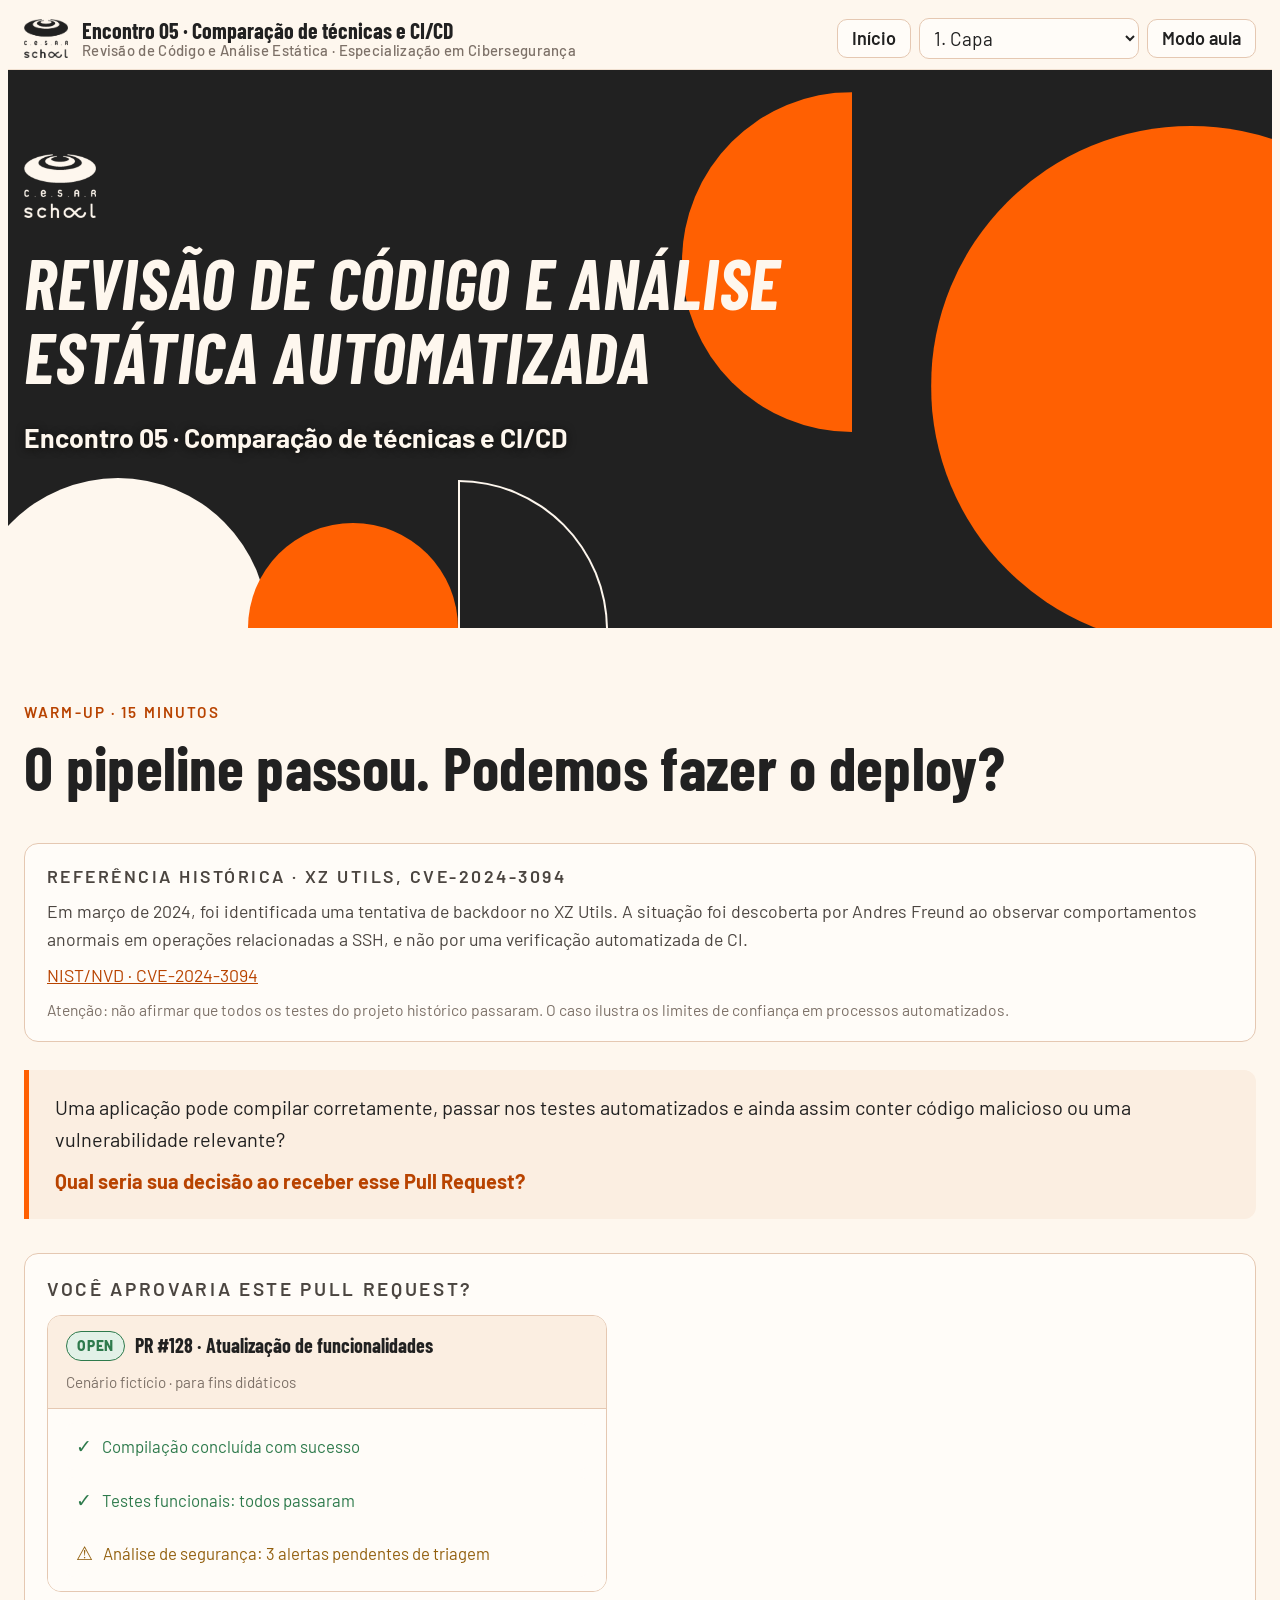
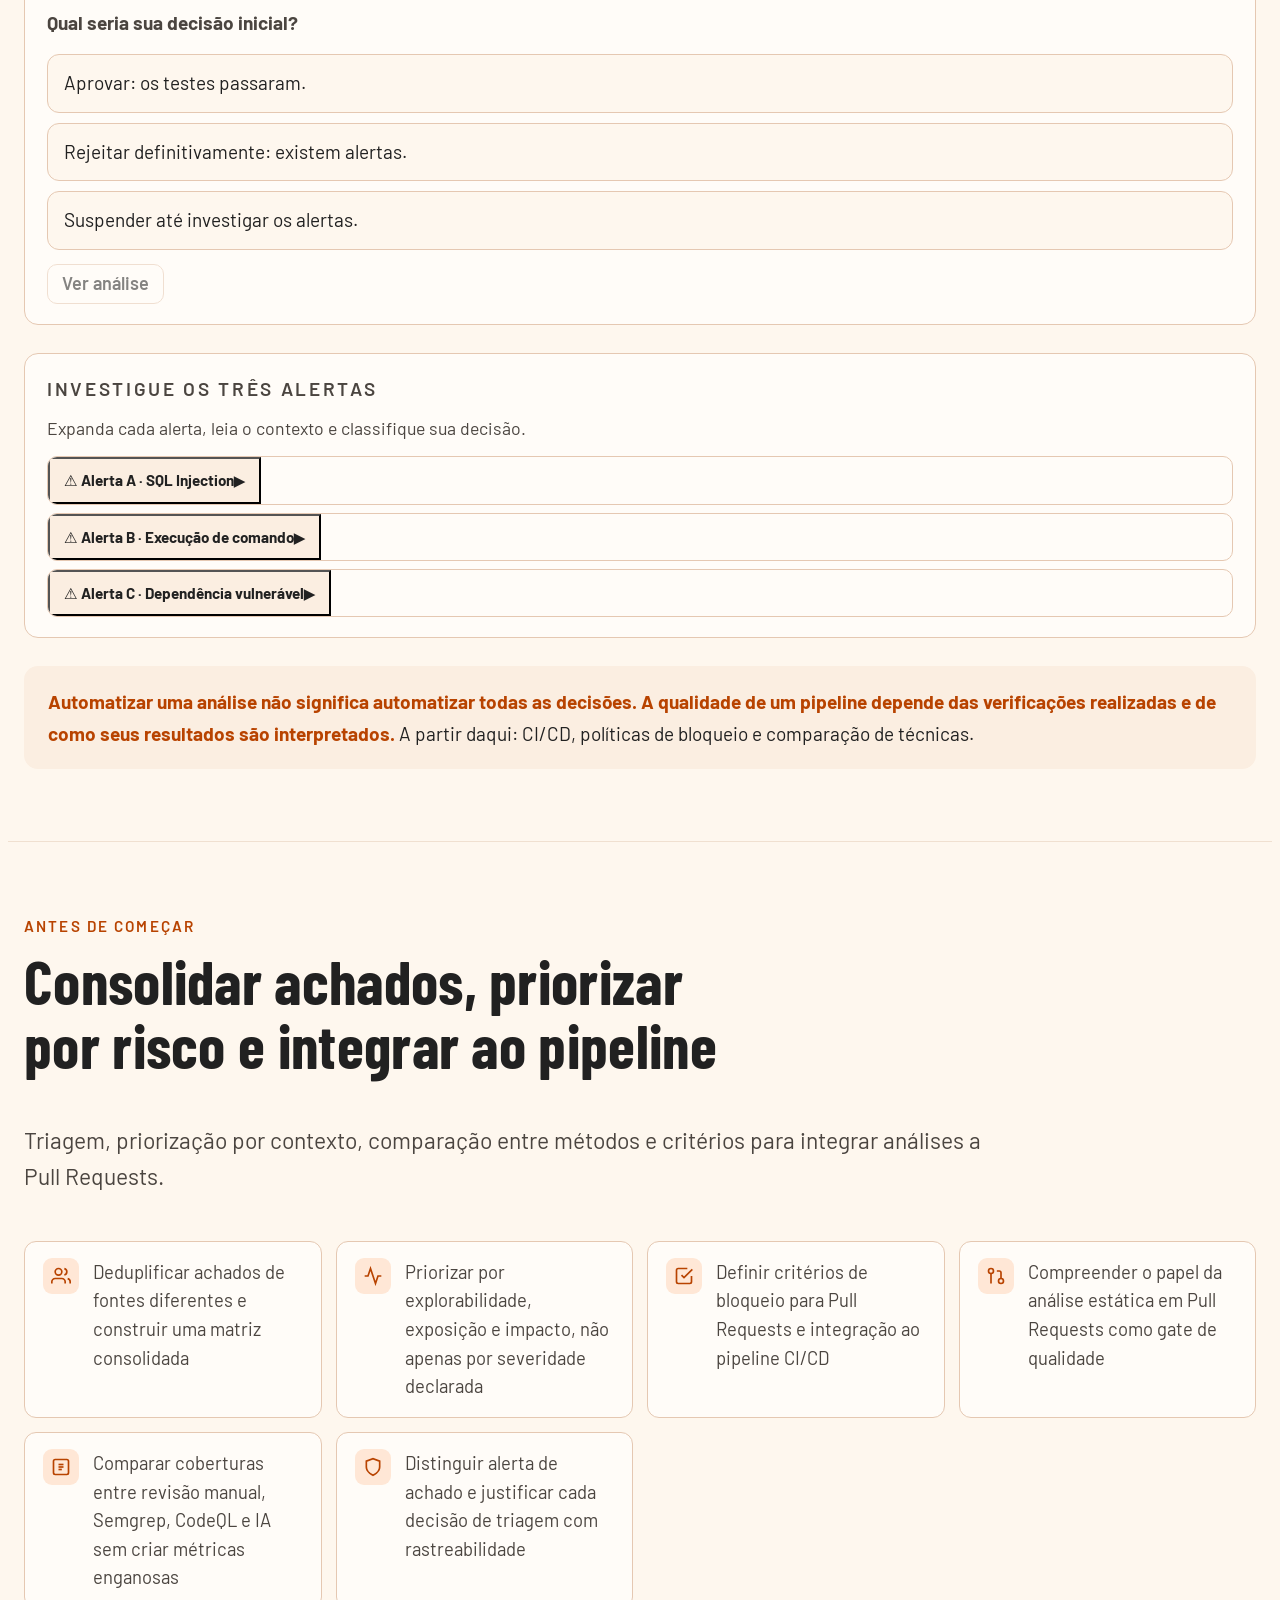
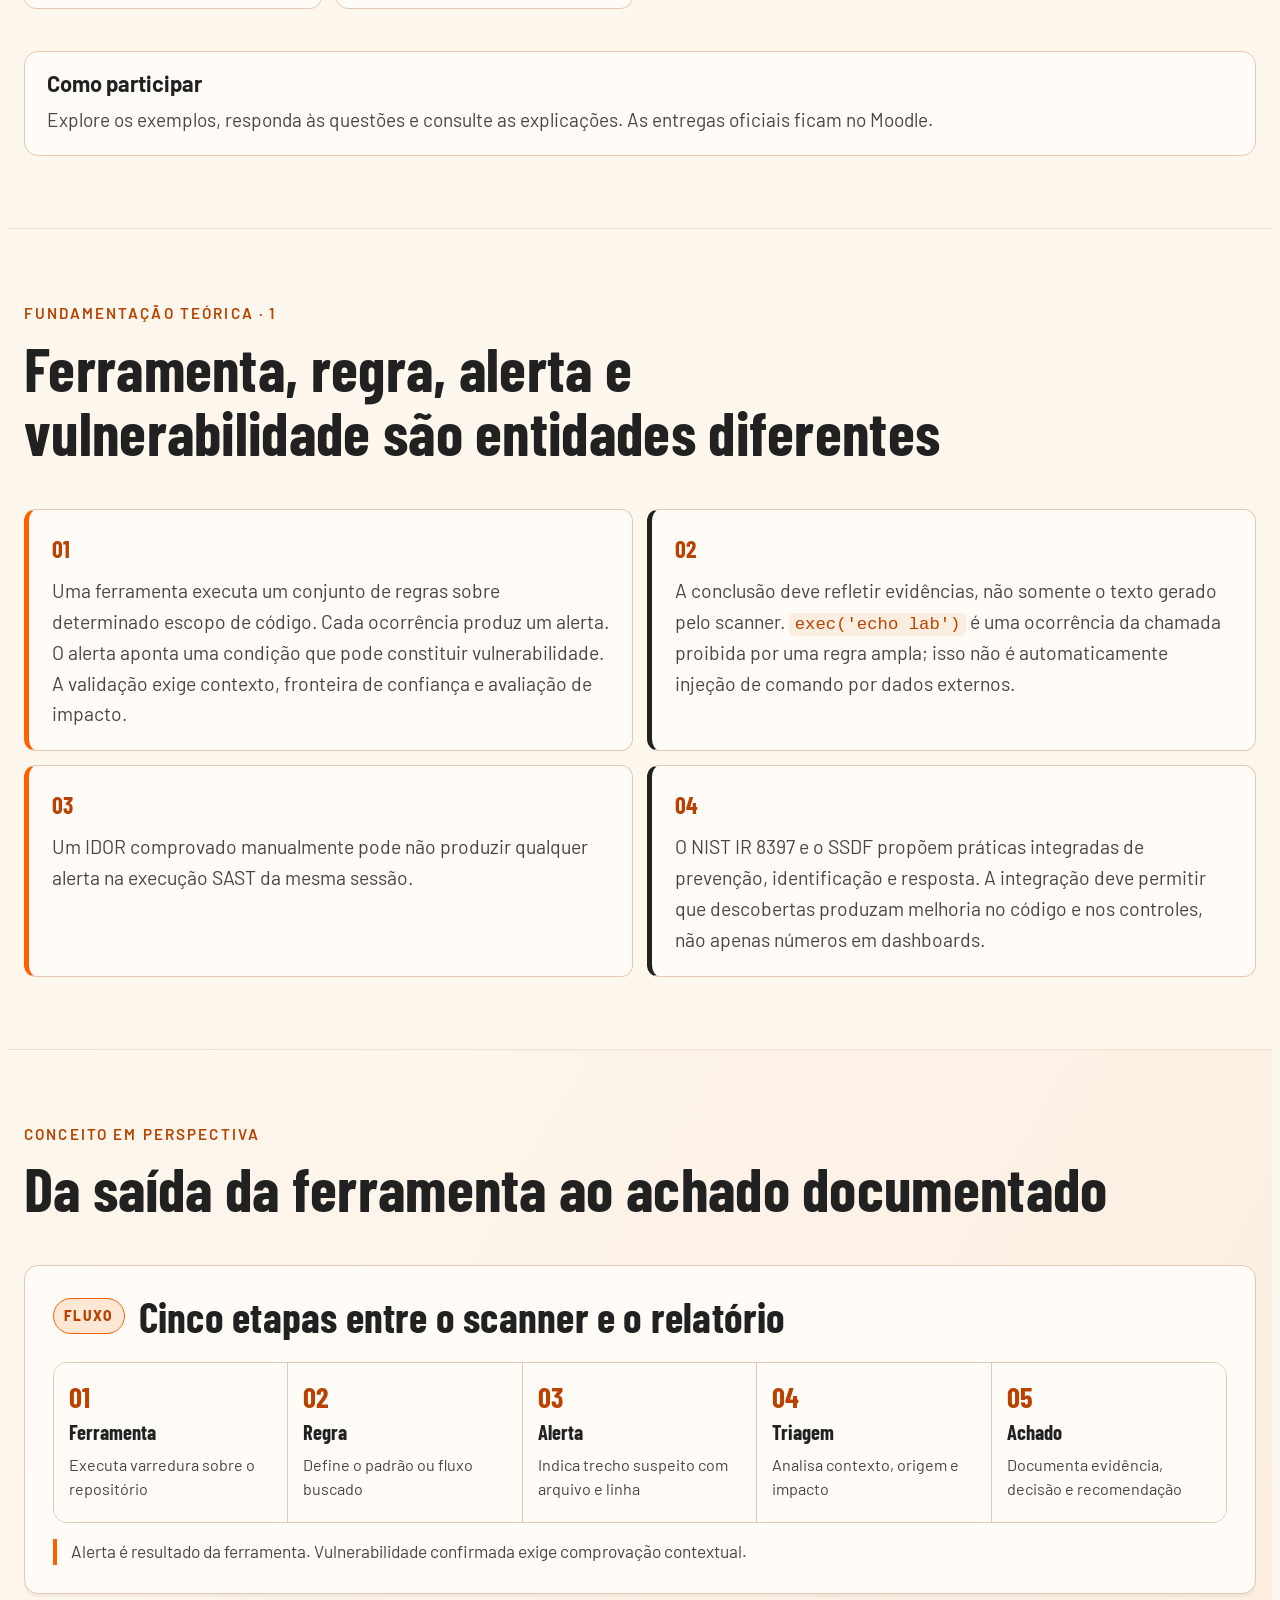
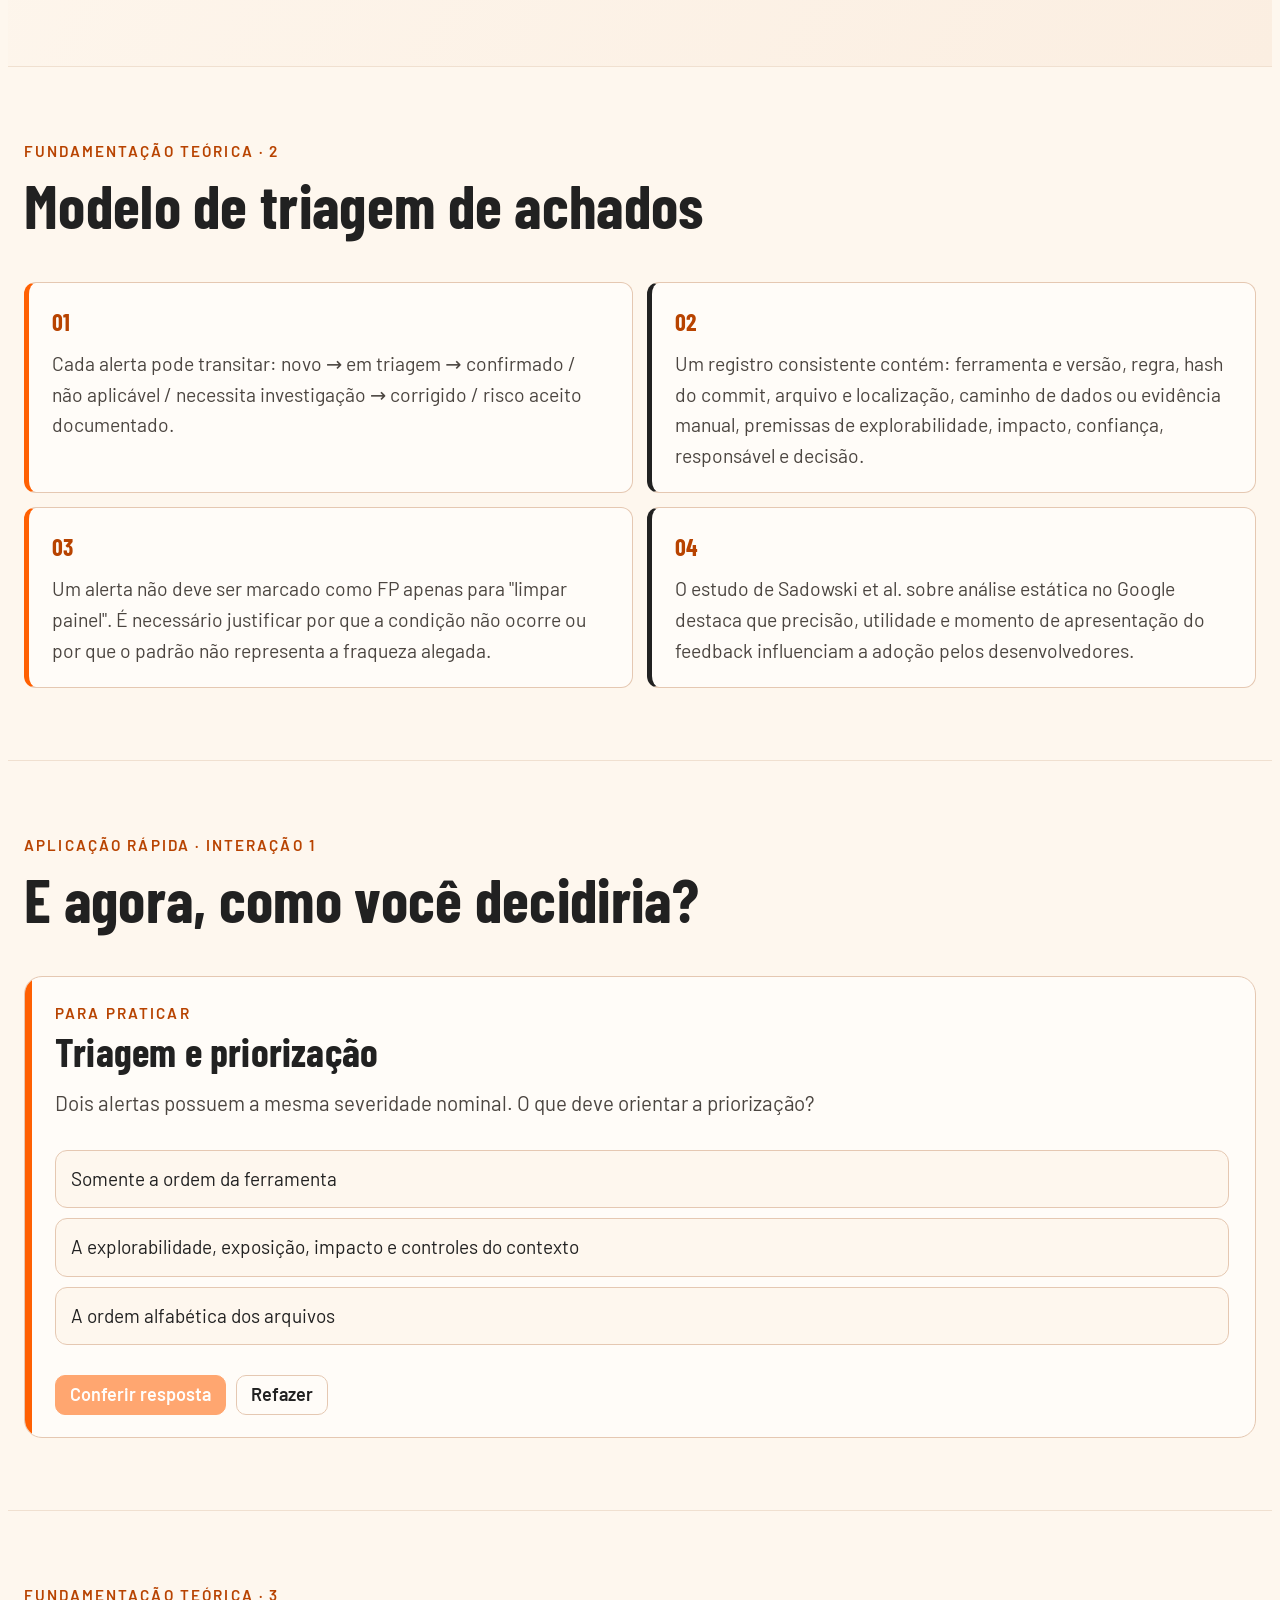
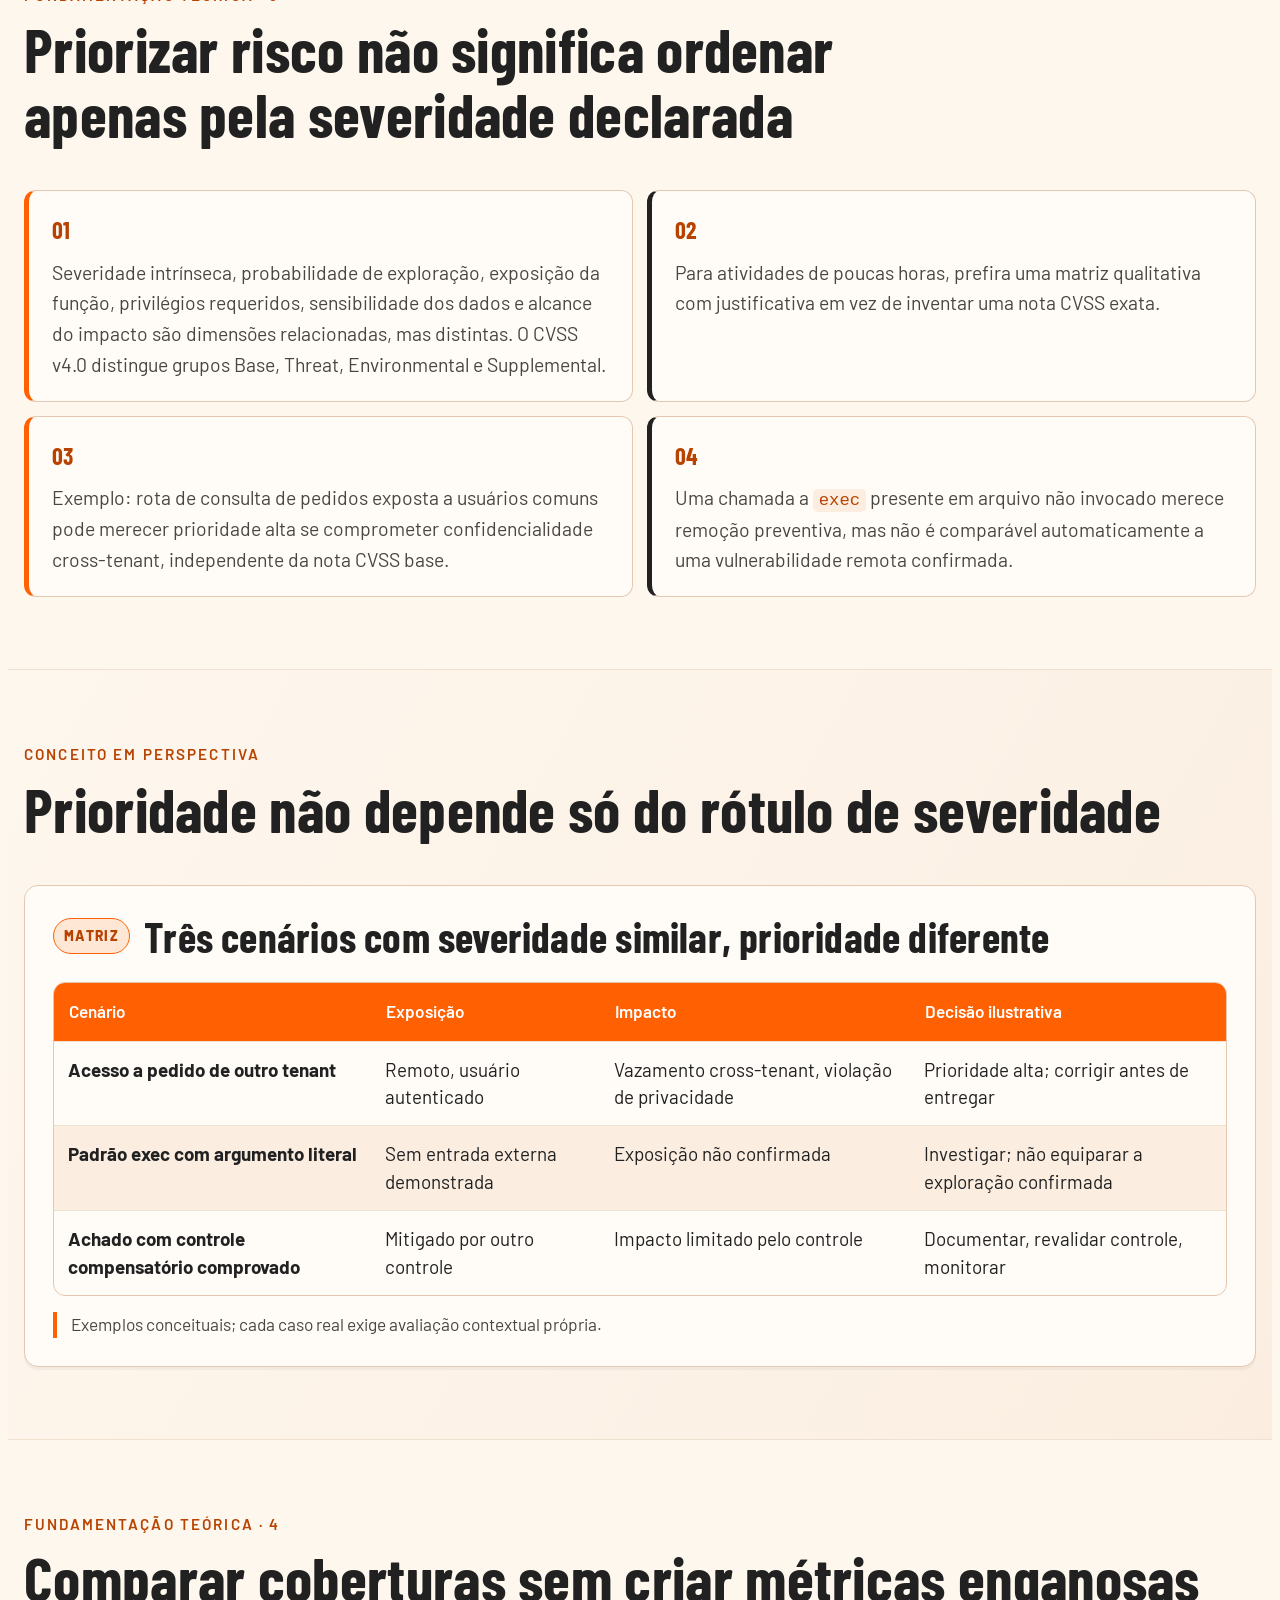
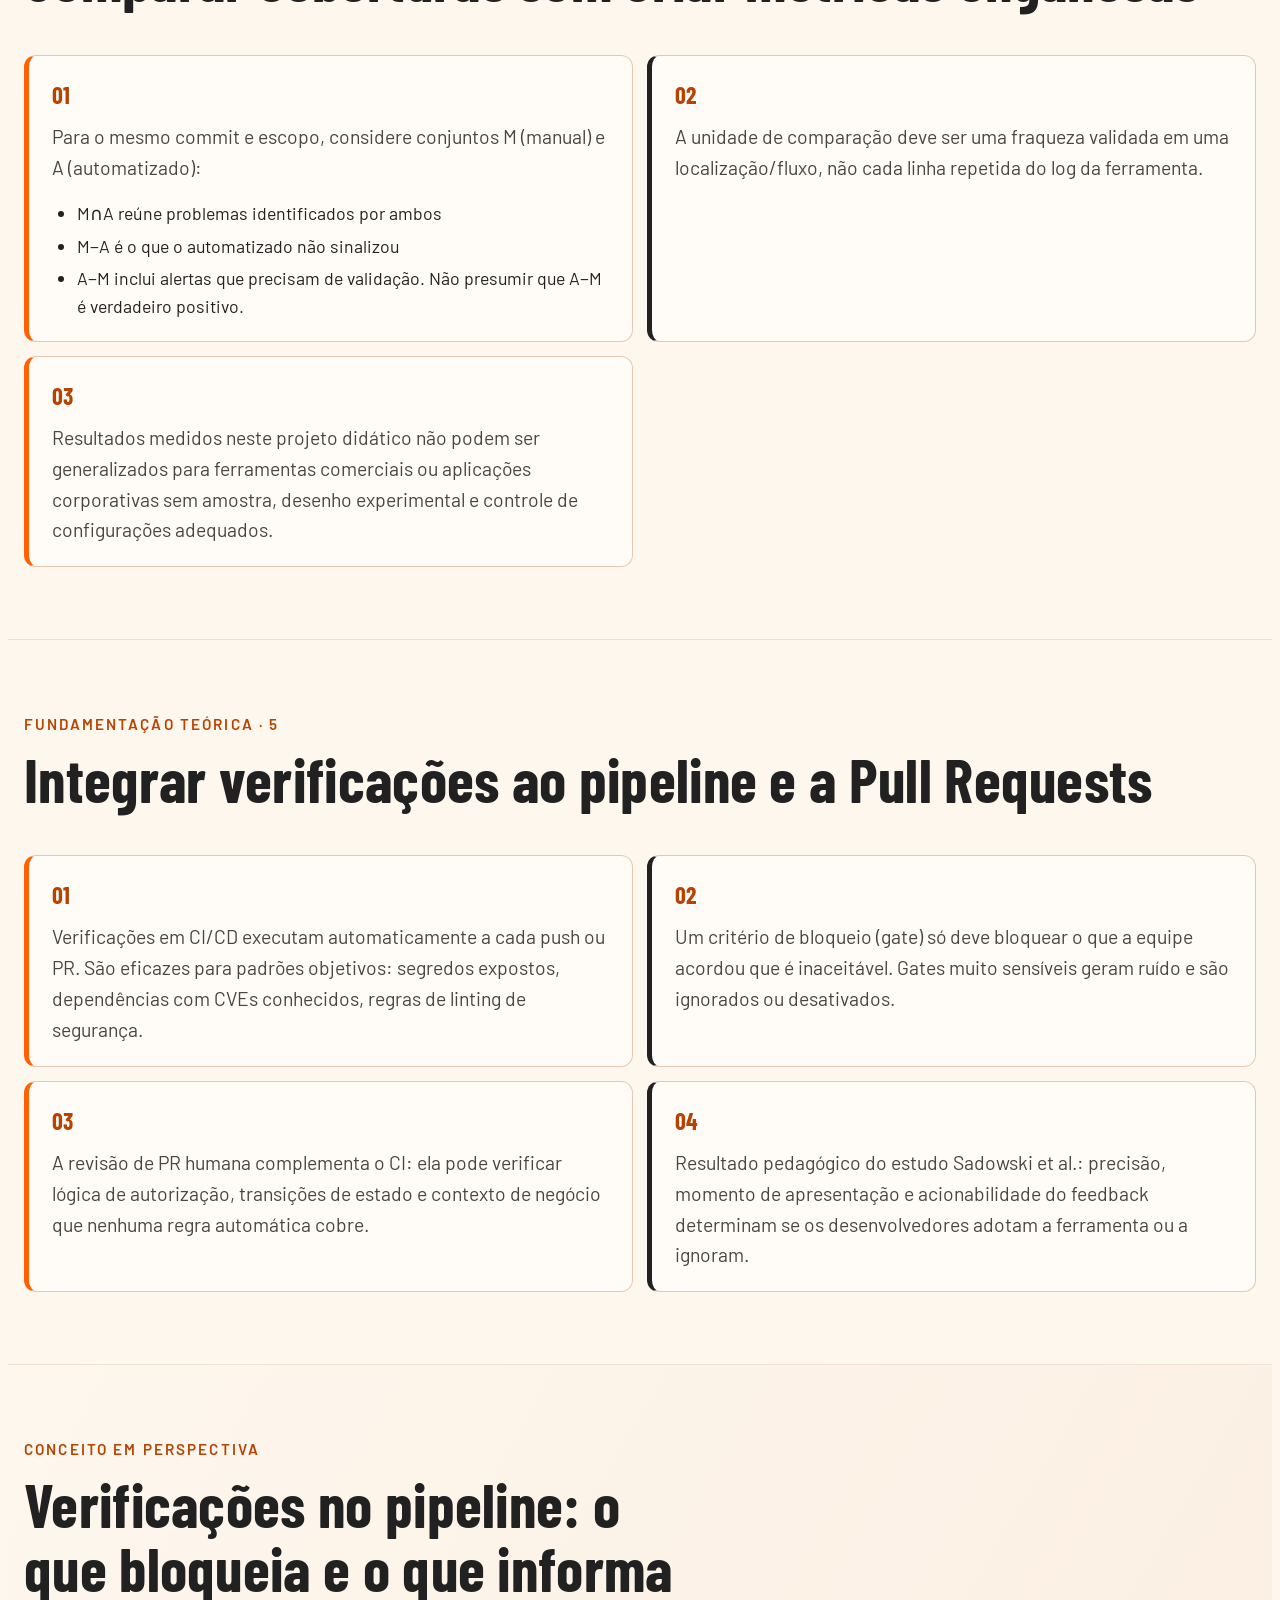
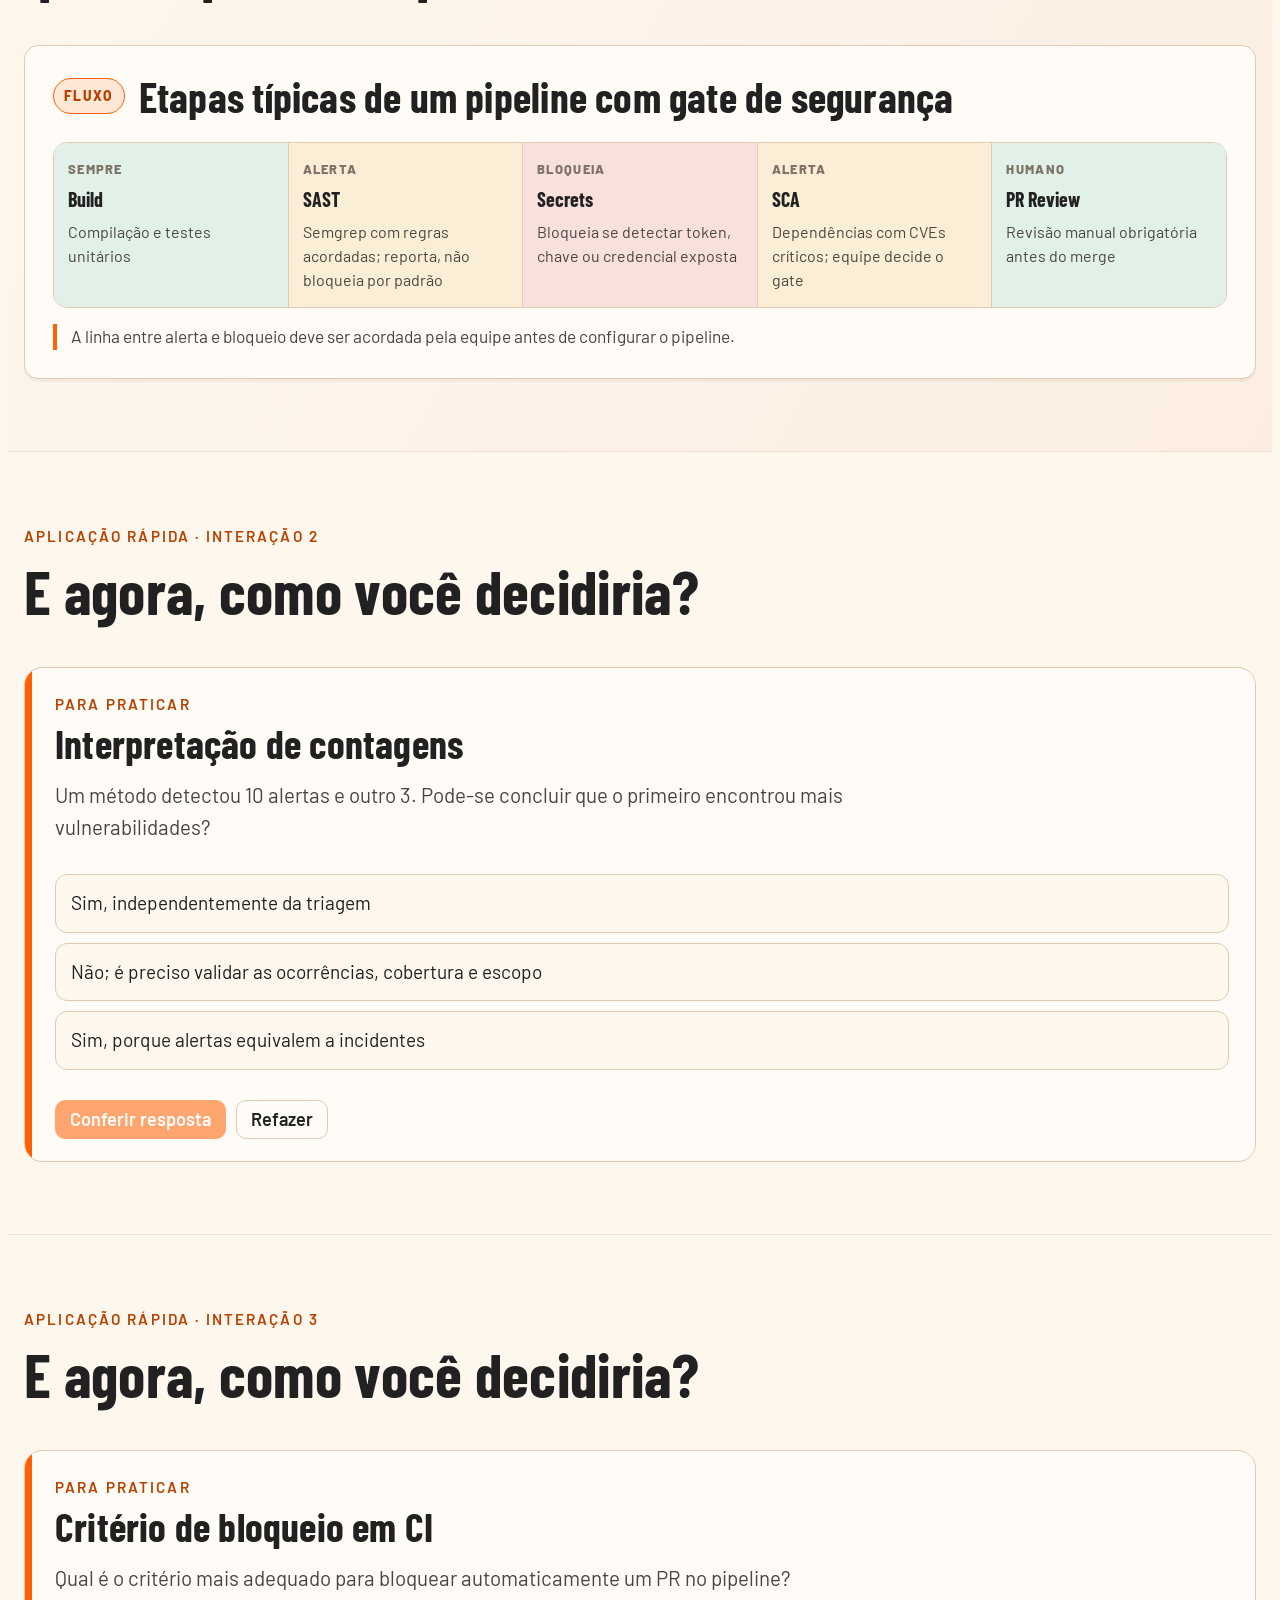
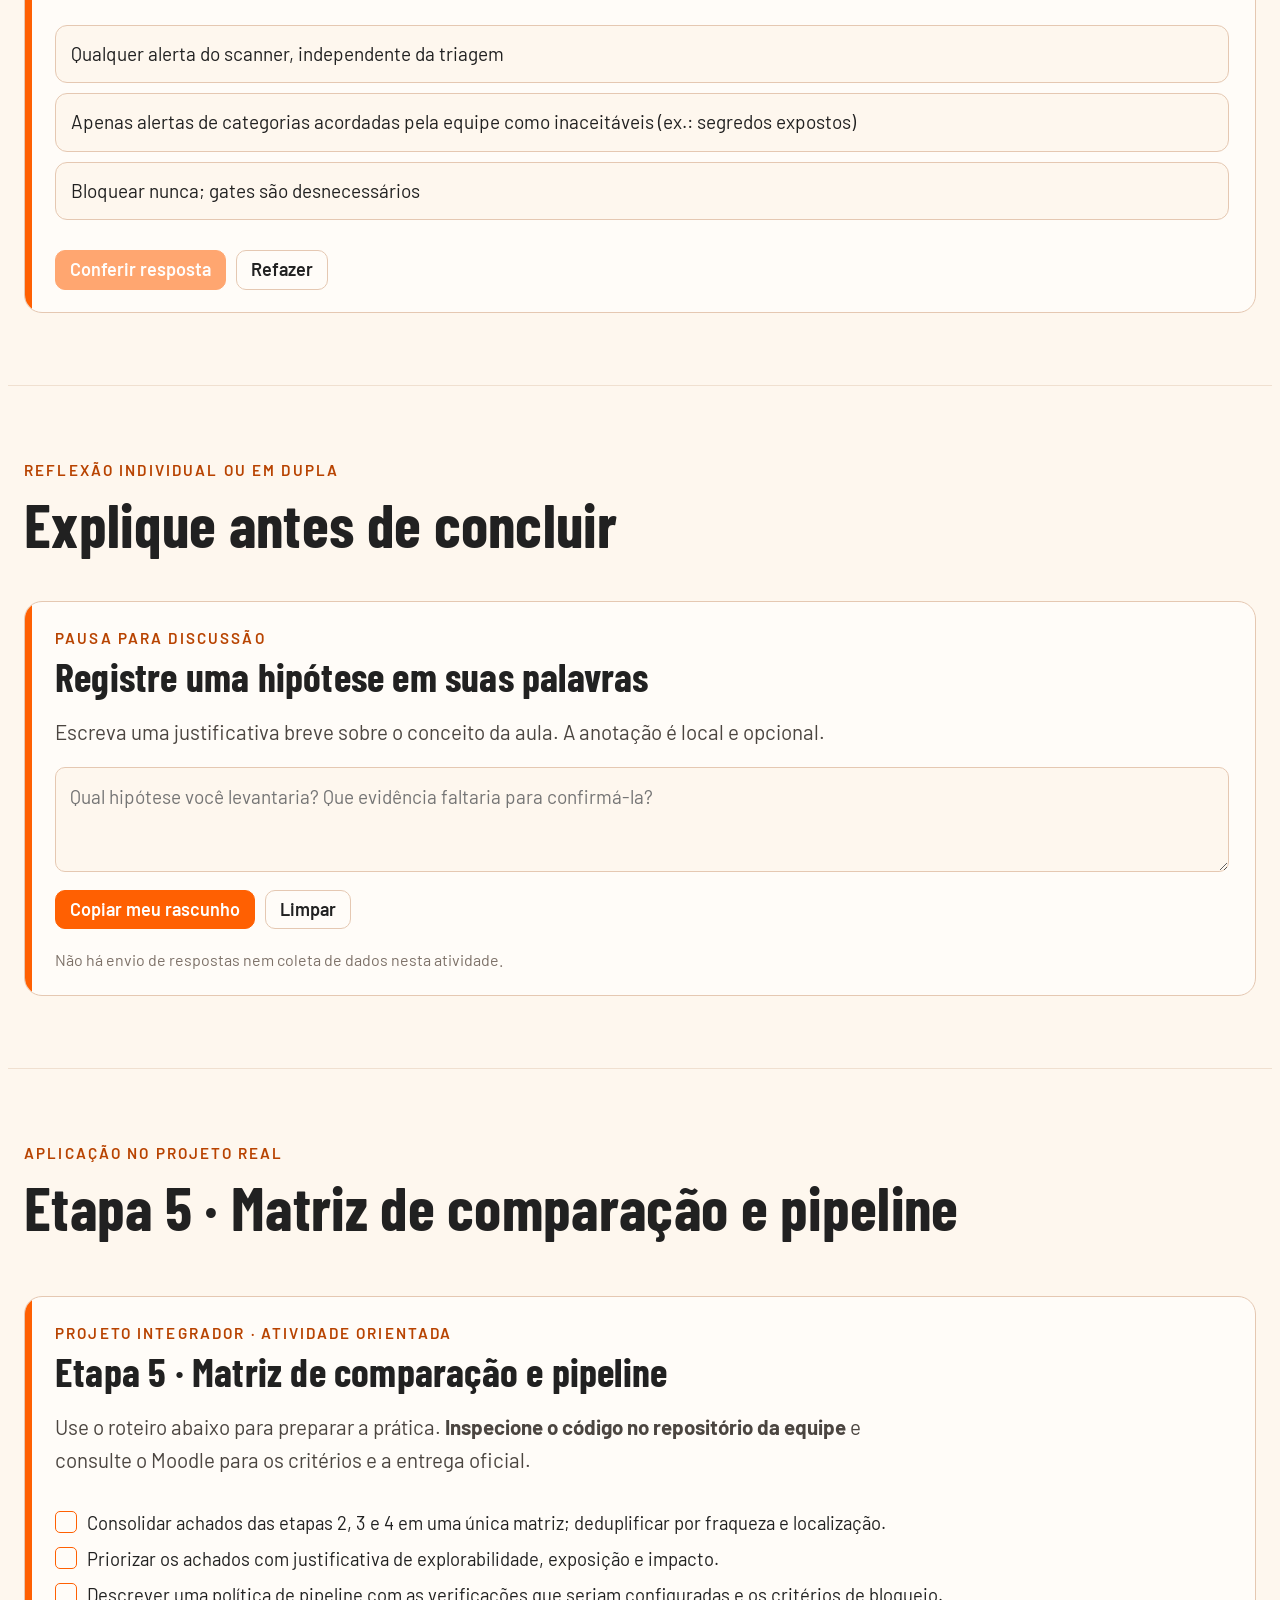
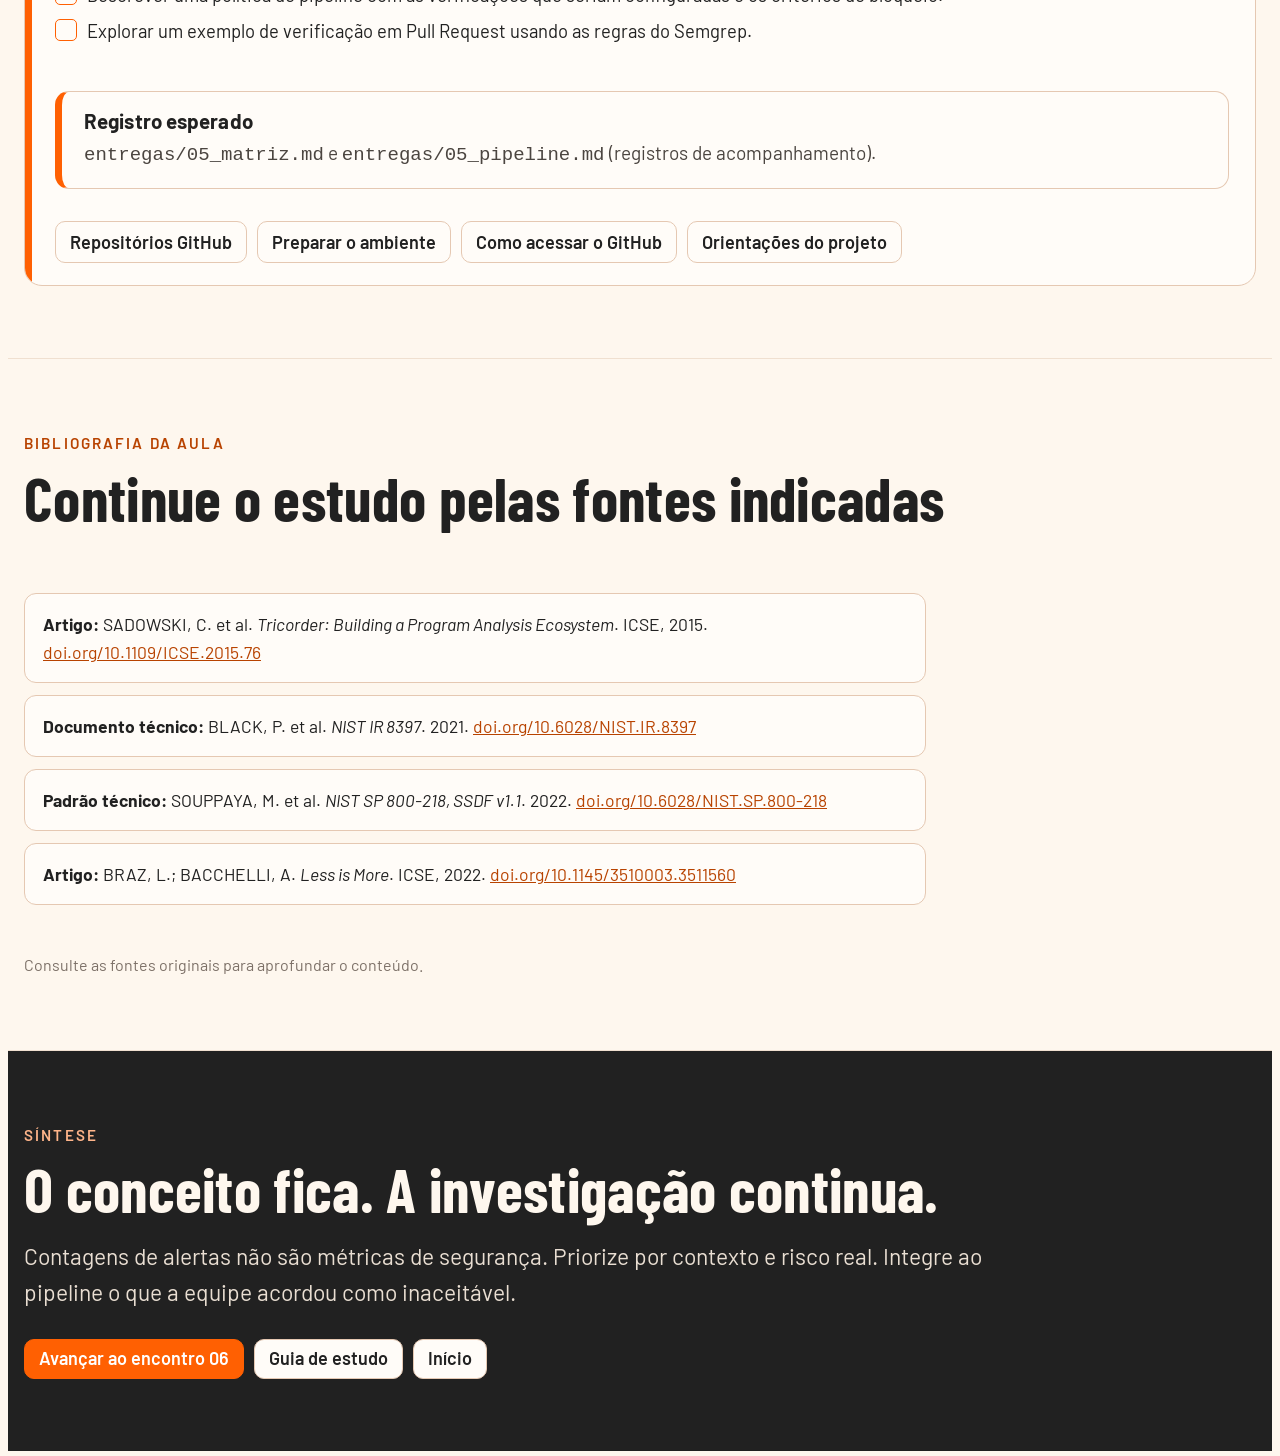
<file: aulas/aula-05.html>
﻿<!DOCTYPE html>
<html lang="pt-BR">
<head>
  <meta charset="utf-8"/><meta content="width=device-width,initial-scale=1" name="viewport"/>
  <meta content="#FEF7EE" name="theme-color"/>
  <link rel="icon" href="../assets/favicon.svg" type="image/svg+xml"/>
  <meta name="description" content="Triagem, priorização por contexto, comparação entre métodos e critérios para integrar análises a Pull Requests."/>
  <title>Encontro 05 · Comparação de técnicas e CI/CD | CESAR School</title>
  <link href="https://fonts.googleapis.com" rel="preconnect"/><link crossorigin href="https://fonts.gstatic.com" rel="preconnect"/>
  <link href="https://fonts.googleapis.com/css2?family=Barlow+Condensed:ital,wght@0,600;0,700;1,700&family=Barlow:wght@400;500;600;700&family=JetBrains+Mono:wght@400;600&display=swap" rel="stylesheet"/>
  <link href="../assets/css/laura-aulas.css" rel="stylesheet"/>
  <link href="../assets/css/adaptacao.css" rel="stylesheet"/>
  <link href="../assets/css/pedagogia-visual.css" rel="stylesheet"/>
  <link href="../assets/css/melhorias.css" rel="stylesheet"/>
  <script defer src="../assets/js/config.js"></script>
  <script defer src="../assets/js/site.js"></script>
</head>
<body>
<header class="topo"><div class="wrap">
  <a aria-label="Início" href="../index.html" style="color:inherit;display:block"><span aria-label="CESAR School" class="logo" role="img"></span></a>
  <div class="topo-titulo">Encontro 05 · Comparação de técnicas e CI/CD<small>Revisão de Código e Análise Estática · Especialização em Cibersegurança</small></div>
  <div class="topo-acoes">
    <a class="btn" href="../index.html" style="text-decoration:none;display:inline-flex;align-items:center;color:inherit">Início</a>
    <select aria-label="Ir diretamente a uma seção" id="irpara"></select>
    <button aria-pressed="false" class="btn" id="btnAula" type="button">Modo aula</button>
  </div>
</div></header>
<main>

<section class="cena capa" data-nome="Capa" id="capa">
  <div class="forma f1"></div><div class="forma f2"></div><div class="forma f3"></div><div class="forma f4"></div><div class="forma f5"></div>
  <div class="wrap"><span aria-label="CESAR School" class="logo" role="img"></span>
    <h1>Revisão de código e análise estática automatizada</h1>
    <p class="sub">Encontro 05 · Comparação de técnicas e CI/CD</p>
  </div>
</section>

<!-- ═══════════════════════ WARM-UP 05 ═══════════════════════ -->
<section class="cena" data-nome="Warm-up" id="warmup">
<style>
.wu-provoc{background:var(--sunk);border-left:5px solid var(--orange);border-radius:0 12px 12px 0;padding:22px 26px;margin:0 0 6px}
.wu-provoc p{margin:0 0 10px;font-size:1.05rem;line-height:1.6;color:var(--ink)}
.wu-provoc p:last-child{margin:0}
.wu-provoc strong{color:var(--orange-ink)}
.wu-caso{background:var(--surface);border:1.5px solid var(--line);border-radius:14px;padding:18px 22px}
.wu-caso .eyebrow{margin-bottom:6px}
.wu-caso p{margin:0 0 8px;font-size:.93rem;color:var(--ink-2);line-height:1.6}
.wu-caso p:last-child{margin:0}
.wu-caso a{color:var(--orange-ink)}
.wu-choices{display:grid;gap:10px;margin:16px 0 0}
.wu-choice{display:block;width:100%;text-align:left;font:inherit;background:var(--paper);color:var(--ink);border:1.5px solid var(--line);border-radius:12px;padding:14px 16px;cursor:pointer;transition:border-color .14s,background .14s;line-height:1.5}
.wu-choice:hover,.wu-choice:focus-visible{border-color:var(--orange)}
.wu-choice[aria-pressed="true"]{border-color:var(--orange);box-shadow:inset 5px 0 0 var(--orange);background:var(--orange-soft)}
.wu-choice[data-correct="true"][aria-pressed="true"]{border-color:var(--good);box-shadow:inset 5px 0 0 var(--good);background:var(--good-soft)}
.wu-feedback{border-left:5px solid var(--orange);border-radius:8px;padding:14px 16px;background:var(--sunk);margin-top:14px;line-height:1.6;font-size:.95rem;color:var(--ink)}
.wu-feedback[hidden]{display:none}
.wu-fechamento{background:var(--sunk);border-radius:14px;padding:20px 24px}
.wu-fechamento p{margin:0;font-size:1rem;line-height:1.65;color:var(--ink)}
.wu-fechamento strong{color:var(--orange-ink)}
/* PR Simulator */
.pr-box{border:1.5px solid var(--line);border-radius:14px;overflow:hidden;max-width:560px}
.pr-header{background:var(--sunk);padding:14px 18px;border-bottom:1.5px solid var(--line)}
.pr-title-row{display:flex;align-items:center;gap:10px;flex-wrap:wrap;margin-bottom:8px}
.pr-badge{background:var(--good-soft);color:var(--good);font-size:.72rem;font-weight:800;letter-spacing:.06em;text-transform:uppercase;padding:3px 10px;border-radius:999px;border:1px solid var(--good)}
.pr-name{font-family:var(--f-disp);font-weight:700;font-size:1.05rem}
.pr-checks{display:flex;flex-direction:column;gap:7px}
.pr-check{display:flex;align-items:center;gap:10px;font-size:.88rem;padding:8px 10px;border-radius:8px;background:var(--surface)}
.pr-check.ok{color:var(--good)}
.pr-check.warn{color:var(--warn)}
.pr-check-icon{font-size:1rem;flex:0 0 auto}
.pr-alerts-detail{margin-top:14px;display:flex;flex-direction:column;gap:8px}
.pr-alert-card{border:1.5px solid var(--line);border-radius:10px;overflow:hidden}
.pr-alert-head{padding:9px 14px;font-size:.8rem;font-weight:700;cursor:pointer;display:flex;justify-content:space-between;align-items:center;background:var(--sunk);transition:background .14s}
.pr-alert-head:hover{background:var(--surface)}
.pr-alert-head .pa-icon{font-size:.8rem;transition:transform .18s}
.pr-alert-head[aria-expanded="true"] .pa-icon{transform:rotate(90deg)}
.pr-alert-body{padding:12px 16px;font-size:.87rem;line-height:1.6;background:var(--surface);color:var(--ink-2);border-top:1.5px solid var(--line)}
.pr-alert-body[hidden]{display:none}
.pr-alert-decision{margin-top:10px;display:flex;gap:8px;flex-wrap:wrap}
.pr-dec-btn{font:inherit;padding:6px 14px;border-radius:8px;cursor:pointer;font-size:.82rem;border:1.5px solid var(--line);background:var(--paper);color:var(--ink)}
.pr-dec-btn:hover{border-color:var(--orange)}
.pr-dec-btn.block{border-color:var(--warn);color:var(--warn);background:var(--warn-soft)}
.pr-dec-btn.invest{border-color:var(--muted)}
.pr-dec-btn.accept{border-color:var(--good);color:var(--good);background:var(--good-soft)}
.pr-dec-result{font-size:.82rem;line-height:1.5;padding:8px 10px;border-radius:7px;margin-top:6px}
.pr-dec-result[hidden]{display:none}
</style>
  <div class="wrap pilha">
    <div>
      <p class="eyebrow">Warm-up · 15 minutos</p>
      <h2>O pipeline passou. Podemos fazer o deploy?</h2>
    </div>

    <div class="wu-caso">
      <p class="eyebrow">Referência histórica · XZ Utils, CVE-2024-3094</p>
      <p>Em março de 2024, foi identificada uma tentativa de backdoor no XZ Utils. A situação foi descoberta por Andres Freund ao observar comportamentos anormais em operações relacionadas a SSH, e não por uma verificação automatizada de CI.</p>
      <p><a href="https://nvd.nist.gov/vuln/detail/CVE-2024-3094" target="_blank" rel="noopener">NIST/NVD · CVE-2024-3094</a></p>
      <p style="font-size:.82rem;color:var(--muted)">Atenção: não afirmar que todos os testes do projeto histórico passaram. O caso ilustra os limites de confiança em processos automatizados.</p>
    </div>

    <div class="wu-provoc">
      <p>Uma aplicação pode compilar corretamente, passar nos testes automatizados e ainda assim conter código malicioso ou uma vulnerabilidade relevante?</p>
      <p><strong>Qual seria sua decisão ao receber esse Pull Request?</strong></p>
    </div>

    <!-- Interação 1: PR Simulator -->
    <div class="cartao">
      <p class="eyebrow">Você aprovaria este Pull Request?</p>
      <div class="pr-box">
        <div class="pr-header">
          <div class="pr-title-row">
            <span class="pr-badge">Open</span>
            <span class="pr-name">PR #128 · Atualização de funcionalidades</span>
          </div>
          <div style="font-size:.8rem;color:var(--muted)">Cenário fictício · para fins didáticos</div>
        </div>
        <div style="padding:14px 18px;background:var(--surface)">
          <div class="pr-checks">
            <div class="pr-check ok"><span class="pr-check-icon">✓</span> Compilação concluída com sucesso</div>
            <div class="pr-check ok"><span class="pr-check-icon">✓</span> Testes funcionais: todos passaram</div>
            <div class="pr-check warn"><span class="pr-check-icon">⚠</span> Análise de segurança: 3 alertas pendentes de triagem</div>
          </div>
        </div>
      </div>

      <p style="font-weight:700;margin:16px 0 0">Qual seria sua decisão inicial?</p>
      <div class="wu-choices" id="wu-pr-choices">
        <button class="wu-choice" data-idx="0">Aprovar: os testes passaram.</button>
        <button class="wu-choice" data-idx="1">Rejeitar definitivamente: existem alertas.</button>
        <button class="wu-choice" data-idx="2" data-correct="true">Suspender até investigar os alertas.</button>
      </div>
      <div class="quiz-actions" style="margin-top:14px">
        <button class="btn" id="wu-pr-btn" disabled>Ver análise</button>
      </div>
      <div class="wu-feedback" id="wu-pr-feedback" hidden>
        Pipeline funcional não comprova segurança. Por outro lado, a existência de alertas não determina automaticamente que todos representem vulnerabilidades. É preciso analisar regra, fluxo, impacto e contexto antes de decidir. <strong>Suspender para investigar</strong> é a decisão inicial mais fundamentada com as informações disponíveis.
      </div>
    </div>

    <!-- Interação 2: Alertas -->
    <div class="cartao">
      <p class="eyebrow">Investigue os três alertas</p>
      <p style="margin:0 0 14px;font-size:.93rem;color:var(--ink-2)">Expanda cada alerta, leia o contexto e classifique sua decisão.</p>
      <div class="pr-alerts-detail">

        <div class="pr-alert-card">
          <button class="pr-alert-head" aria-expanded="false" id="pra-btn-a" aria-controls="pra-body-a">
            <span>⚠ Alerta A · SQL Injection</span><span class="pa-icon">▶</span>
          </button>
          <div class="pr-alert-body" id="pra-body-a" hidden>
            <p>Entrada externa chega a uma consulta concatenada, sem parametrização. O valor é proveniente diretamente de parâmetro de requisição HTTP.</p>
            <div class="pr-alert-decision">
              <button class="pr-dec-btn block" onclick="prDecide(this,'block','Bloquear até correção. Evidência concreta de entrada não-confiável sem parametrização.')">Bloquear</button>
              <button class="pr-dec-btn invest" onclick="prDecide(this,'inv','Investigar antes de decidir seria válido, mas há evidência suficiente para bloquear imediatamente.')">Investigar</button>
              <button class="pr-dec-btn accept" onclick="prDecide(this,'acc','Aceitar este alerta sem correção representa risco concreto de SQL Injection documentado.')">Aceitar</button>
            </div>
            <div class="pr-dec-result" id="pra-res-a" hidden></div>
          </div>
        </div>

        <div class="pr-alert-card">
          <button class="pr-alert-head" aria-expanded="false" id="pra-btn-b" aria-controls="pra-body-b">
            <span>⚠ Alerta B · Execução de comando</span><span class="pa-icon">▶</span>
          </button>
          <div class="pr-alert-body" id="pra-body-b" hidden>
            <p>Chamada a <code>exec()</code> com argumento constante. No cenário analisado, não há influência de entrada externa compondo o comando.</p>
            <div class="pr-alert-decision">
              <button class="pr-dec-btn block" onclick="prDecide(this,'block','Bloquear sem evidência de injeção pode ser excessivo. O uso de exec() merece atenção, mas argumento constante não comprova injeção.')">Bloquear</button>
              <button class="pr-dec-btn invest" onclick="prDecide(this,'inv','Investigar e documentar é a decisão mais fundamentada. Sem evidência de entrada externa, não há como confirmar injeção neste cenário.')">Investigar</button>
              <button class="pr-dec-btn accept" onclick="prDecide(this,'acc','Aceitar com justificativa documentada pode ser válido se a investigação confirmar que nenhuma entrada externa alcança o comando.')">Aceitar</button>
            </div>
            <div class="pr-dec-result" id="pra-res-b" hidden></div>
          </div>
        </div>

        <div class="pr-alert-card">
          <button class="pr-alert-head" aria-expanded="false" id="pra-btn-c" aria-controls="pra-body-c">
            <span>⚠ Alerta C · Dependência vulnerável</span><span class="pa-icon">▶</span>
          </button>
          <div class="pr-alert-body" id="pra-body-c" hidden>
            <p>Versão com vulnerabilidade conhecida usada em uma funcionalidade ativa. A decisão depende de: exposição, gravidade, disponibilidade de exploração e política de segurança adotada.</p>
            <div class="pr-alert-decision">
              <button class="pr-dec-btn block" onclick="prDecide(this,'block','Bloquear pode ser adequado dependendo da gravidade e exposição. A resposta final depende do contexto.')">Bloquear</button>
              <button class="pr-dec-btn invest" onclick="prDecide(this,'inv','Investigar contexto, exposição, impacto e urgência de atualização antes de decidir é uma abordagem fundamentada.')">Investigar</button>
              <button class="pr-dec-btn accept" onclick="prDecide(this,'acc','Aceitar com justificativa pode ser válido com análise de risco documentada, dependendo da gravidade e do contexto.')">Aceitar</button>
            </div>
            <div class="pr-dec-result" id="pra-res-c" hidden></div>
          </div>
        </div>

      </div>
    </div>

    <div class="wu-fechamento">
      <p><strong>Automatizar uma análise não significa automatizar todas as decisões. A qualidade de um pipeline depende das verificações realizadas e de como seus resultados são interpretados.</strong> A partir daqui: CI/CD, políticas de bloqueio e comparação de técnicas.</p>
    </div>
  </div>
</section>
<script>
(function(){
  /* PR votação */
  var cpr=document.querySelectorAll('#wu-pr-choices .wu-choice'),bpr=document.getElementById('wu-pr-btn'),fpr=document.getElementById('wu-pr-feedback');
  cpr.forEach(function(b){b.addEventListener('click',function(){cpr.forEach(function(x){x.setAttribute('aria-pressed','false')});b.setAttribute('aria-pressed','true');bpr.disabled=false})});
  bpr.addEventListener('click',function(){fpr.removeAttribute('hidden');var s=document.querySelector('#wu-pr-choices .wu-choice[aria-pressed="true"]');if(s&&s.dataset.correct){fpr.style.borderLeftColor='var(--good)';fpr.style.background='var(--good-soft)'}});
  /* Alert accordion */
  ['a','b','c'].forEach(function(k){
    var btn=document.getElementById('pra-btn-'+k),body=document.getElementById('pra-body-'+k);
    btn.addEventListener('click',function(){
      var open=btn.getAttribute('aria-expanded')==='true';
      btn.setAttribute('aria-expanded',open?'false':'true');
      open?body.setAttribute('hidden',''):body.removeAttribute('hidden');
    });
  });
})();
function prDecide(btn,type,msg){
  var key=btn.closest('.pr-alert-card').querySelector('.pr-alert-body').id.replace('pra-body-','');
  var res=document.getElementById('pra-res-'+key);
  res.textContent=msg;
  res.className='pr-dec-result'+(type==='block'?' warn-bg':type==='inv'?'':' good-bg');
  res.style.background=type==='block'?'var(--warn-soft)':type==='acc'?'var(--good-soft)':'var(--sunk)';
  res.style.border='1px solid '+(type==='block'?'var(--warn)':type==='acc'?'var(--good)':'var(--line)');
  res.style.color=type==='block'?'var(--warn)':type==='acc'?'var(--good)':'var(--ink-2)';
  res.removeAttribute('hidden');
  btn.closest('.pr-alert-decision').querySelectorAll('button').forEach(function(b){b.disabled=true});
}
</script>

<section class="cena" data-nome="Objetivos e dinâmica" id="roteiro">
  <div class="wrap pilha">
    <div><p class="eyebrow">Antes de começar</p><h2>Consolidar achados, priorizar por risco e integrar ao pipeline</h2></div>
    <p class="lede">Triagem, priorização por contexto, comparação entre métodos e critérios para integrar análises a Pull Requests.</p>
    <div class="obj-grid">
      <div class="obj-item"><div class="obj-icon"><svg viewBox="0 0 24 24" fill="none" stroke="var(--orange-ink)" stroke-width="2"><path d="M17 21v-2a4 4 0 0 0-4-4H5a4 4 0 0 0-4 4v2"/><circle cx="9" cy="7" r="4"/><path d="M23 21v-2a4 4 0 0 0-3-3.87"/><path d="M16 3.13a4 4 0 0 1 0 7.75"/></svg></div><p>Deduplificar achados de fontes diferentes e construir uma matriz consolidada</p></div>
      <div class="obj-item"><div class="obj-icon"><svg viewBox="0 0 24 24" fill="none" stroke="var(--orange-ink)" stroke-width="2"><polyline points="22 12 18 12 15 21 9 3 6 12 2 12"/></svg></div><p>Priorizar por explorabilidade, exposição e impacto, não apenas por severidade declarada</p></div>
      <div class="obj-item"><div class="obj-icon"><svg viewBox="0 0 24 24" fill="none" stroke="var(--orange-ink)" stroke-width="2"><path d="M9 11l3 3L22 4"/><path d="M21 12v7a2 2 0 0 1-2 2H5a2 2 0 0 1-2-2V5a2 2 0 0 1 2-2h11"/></svg></div><p>Definir critérios de bloqueio para Pull Requests e integração ao pipeline CI/CD</p></div>
      <div class="obj-item"><div class="obj-icon"><svg viewBox="0 0 24 24" fill="none" stroke="var(--orange-ink)" stroke-width="2"><circle cx="18" cy="18" r="3"/><circle cx="6" cy="6" r="3"/><path d="M13 6h3a2 2 0 0 1 2 2v7"/><line x1="6" y1="9" x2="6" y2="21"/></svg></div><p>Compreender o papel da análise estática em Pull Requests como gate de qualidade</p></div>
      <div class="obj-item"><div class="obj-icon"><svg viewBox="0 0 24 24" fill="none" stroke="var(--orange-ink)" stroke-width="2"><rect x="3" y="3" width="18" height="18" rx="2"/><path d="M9 9h6"/><path d="M9 12h6"/><path d="M9 15h4"/></svg></div><p>Comparar coberturas entre revisão manual, Semgrep, CodeQL e IA sem criar métricas enganosas</p></div>
      <div class="obj-item"><div class="obj-icon"><svg viewBox="0 0 24 24" fill="none" stroke="var(--orange-ink)" stroke-width="2"><path d="M12 22s8-4 8-10V5l-8-3-8 3v7c0 6 8 10 8 10z"/></svg></div><p>Distinguir alerta de achado e justificar cada decisão de triagem com rastreabilidade</p></div>
    </div>
    <div class="cartao" style="margin-top:14px"><h3>Como participar</h3><p>Explore os exemplos, responda às questões e consulte as explicações. As entregas oficiais ficam no Moodle.</p></div>
  </div>
</section>

<section class="cena" data-nome="Conceito: Alerta, achado e vulnerabilidade são diferentes" id="conceito-1">
  <div class="wrap pilha">
    <div><p class="eyebrow">Fundamentação teórica · 1</p><h2>Ferramenta, regra, alerta e vulnerabilidade são entidades diferentes</h2></div>
    <div class="section-text"><div class="learning-grid">
      <article class="study-card"><span class="study-card-no">01</span><p>Uma ferramenta executa um conjunto de regras sobre determinado escopo de código. Cada ocorrência produz um alerta. O alerta aponta uma condição que pode constituir vulnerabilidade. A validação exige contexto, fronteira de confiança e avaliação de impacto.</p></article>
      <article class="study-card"><span class="study-card-no">02</span><p>A conclusão deve refletir evidências, não somente o texto gerado pelo scanner. <code>exec('echo lab')</code> é uma ocorrência da chamada proibida por uma regra ampla; isso não é automaticamente injeção de comando por dados externos.</p></article>
      <article class="study-card"><span class="study-card-no">03</span><p>Um IDOR comprovado manualmente pode não produzir qualquer alerta na execução SAST da mesma sessão.</p></article>
      <article class="study-card"><span class="study-card-no">04</span><p>O NIST IR 8397 e o SSDF propõem práticas integradas de prevenção, identificação e resposta. A integração deve permitir que descobertas produzam melhoria no código e nos controles, não apenas números em dashboards.</p></article>
    </div></div>
  </div>
</section>

<section class="cena viz-scene" data-nome="Visual 1: Da saída da ferramenta ao achado" id="visual-1">
  <div class="wrap pilha">
    <div><p class="eyebrow">Conceito em perspectiva</p><h2>Da saída da ferramenta ao achado documentado</h2></div>
    <div class="visual-panel">
      <div class="viz-heading"><span class="viz-mark">FLUXO</span><h3>Cinco etapas entre o scanner e o relatório</h3></div>
      <div class="hypo-flow">
        <div class="hypo-step"><div class="hypo-num">01</div><h4>Ferramenta</h4><p>Executa varredura sobre o repositório</p></div>
        <div class="hypo-step"><div class="hypo-num">02</div><h4>Regra</h4><p>Define o padrão ou fluxo buscado</p></div>
        <div class="hypo-step"><div class="hypo-num">03</div><h4>Alerta</h4><p>Indica trecho suspeito com arquivo e linha</p></div>
        <div class="hypo-step"><div class="hypo-num">04</div><h4>Triagem</h4><p>Analisa contexto, origem e impacto</p></div>
        <div class="hypo-step"><div class="hypo-num">05</div><h4>Achado</h4><p>Documenta evidência, decisão e recomendação</p></div>
      </div>
      <p class="viz-caption">Alerta é resultado da ferramenta. Vulnerabilidade confirmada exige comprovação contextual.</p>
    </div>
  </div>
</section>

<section class="cena" data-nome="Conceito: Modelo de triagem" id="conceito-2">
  <div class="wrap pilha">
    <div><p class="eyebrow">Fundamentação teórica · 2</p><h2>Modelo de triagem de achados</h2></div>
    <div class="section-text"><div class="learning-grid">
      <article class="study-card"><span class="study-card-no">01</span><p>Cada alerta pode transitar: novo → em triagem → confirmado / não aplicável / necessita investigação → corrigido / risco aceito documentado.</p></article>
      <article class="study-card"><span class="study-card-no">02</span><p>Um registro consistente contém: ferramenta e versão, regra, hash do commit, arquivo e localização, caminho de dados ou evidência manual, premissas de explorabilidade, impacto, confiança, responsável e decisão.</p></article>
      <article class="study-card"><span class="study-card-no">03</span><p>Um alerta não deve ser marcado como FP apenas para "limpar painel". É necessário justificar por que a condição não ocorre ou por que o padrão não representa a fraqueza alegada.</p></article>
      <article class="study-card"><span class="study-card-no">04</span><p>O estudo de Sadowski et al. sobre análise estática no Google destaca que precisão, utilidade e momento de apresentação do feedback influenciam a adoção pelos desenvolvedores.</p></article>
    </div></div>
  </div>
</section>

<section class="cena" data-nome="Triagem e priorização" id="interacao-1">
  <div class="wrap pilha">
    <div><p class="eyebrow">Aplicação rápida · interação 1</p><h2>E agora, como você decidiria?</h2></div>
    <div class="lab quiz" data-correct="1" data-explanation="A prioridade considera contexto e consequências, não só severidade declarada pelo scanner.">
      <div class="lab-cab"><p class="eyebrow">para praticar</p><h3>Triagem e priorização</h3></div>
      <p class="instrucao">Dois alertas possuem a mesma severidade nominal. O que deve orientar a priorização?</p>
      <div class="choices" role="group">
        <button class="choice" data-value="0" type="button">Somente a ordem da ferramenta</button>
        <button class="choice" data-value="1" type="button">A explorabilidade, exposição, impacto e controles do contexto</button>
        <button class="choice" data-value="2" type="button">A ordem alfabética dos arquivos</button>
      </div>
      <div class="quiz-actions"><button class="btn prim check-answer" disabled type="button">Conferir resposta</button><button class="btn reset-answer" type="button">Refazer</button></div>
      <div aria-live="polite" class="feedback" role="status"></div>
    </div>
  </div>
</section>

<section class="cena" data-nome="Conceito: Priorizar risco" id="conceito-3">
  <div class="wrap pilha">
    <div><p class="eyebrow">Fundamentação teórica · 3</p><h2>Priorizar risco não significa ordenar apenas pela severidade declarada</h2></div>
    <div class="section-text"><div class="learning-grid">
      <article class="study-card"><span class="study-card-no">01</span><p>Severidade intrínseca, probabilidade de exploração, exposição da função, privilégios requeridos, sensibilidade dos dados e alcance do impacto são dimensões relacionadas, mas distintas. O CVSS v4.0 distingue grupos Base, Threat, Environmental e Supplemental.</p></article>
      <article class="study-card"><span class="study-card-no">02</span><p>Para atividades de poucas horas, prefira uma matriz qualitativa com justificativa em vez de inventar uma nota CVSS exata.</p></article>
      <article class="study-card"><span class="study-card-no">03</span><p>Exemplo: rota de consulta de pedidos exposta a usuários comuns pode merecer prioridade alta se comprometer confidencialidade cross-tenant, independente da nota CVSS base.</p></article>
      <article class="study-card"><span class="study-card-no">04</span><p>Uma chamada a <code>exec</code> presente em arquivo não invocado merece remoção preventiva, mas não é comparável automaticamente a uma vulnerabilidade remota confirmada.</p></article>
    </div></div>
  </div>
</section>

<section class="cena viz-scene" data-nome="Visual 2: Risk first" id="visual-2">
  <div class="wrap pilha">
    <div><p class="eyebrow">Conceito em perspectiva</p><h2>Prioridade não depende só do rótulo de severidade</h2></div>
    <div class="visual-panel">
      <div class="viz-heading"><span class="viz-mark">MATRIZ</span><h3>Três cenários com severidade similar, prioridade diferente</h3></div>
      <div class="vtable-scroll"><table class="visual-table">
        <thead><tr><th>Cenário</th><th>Exposição</th><th>Impacto</th><th>Decisão ilustrativa</th></tr></thead>
        <tbody>
          <tr><td>Acesso a pedido de outro tenant</td><td>Remoto, usuário autenticado</td><td>Vazamento cross-tenant, violação de privacidade</td><td>Prioridade alta; corrigir antes de entregar</td></tr>
          <tr><td>Padrão exec com argumento literal</td><td>Sem entrada externa demonstrada</td><td>Exposição não confirmada</td><td>Investigar; não equiparar a exploração confirmada</td></tr>
          <tr><td>Achado com controle compensatório comprovado</td><td>Mitigado por outro controle</td><td>Impacto limitado pelo controle</td><td>Documentar, revalidar controle, monitorar</td></tr>
        </tbody>
      </table></div>
      <p class="viz-caption">Exemplos conceituais; cada caso real exige avaliação contextual própria.</p>
    </div>
  </div>
</section>

<section class="cena" data-nome="Conceito: Comparar coberturas sem métricas enganosas" id="conceito-4">
  <div class="wrap pilha">
    <div><p class="eyebrow">Fundamentação teórica · 4</p><h2>Comparar coberturas sem criar métricas enganosas</h2></div>
    <div class="section-text"><div class="learning-grid">
      <article class="study-card"><span class="study-card-no">01</span><p>Para o mesmo commit e escopo, considere conjuntos M (manual) e A (automatizado):</p>
        <ul>
          <li>M∩A reúne problemas identificados por ambos</li>
          <li>M−A é o que o automatizado não sinalizou</li>
          <li>A−M inclui alertas que precisam de validação. Não presumir que A−M é verdadeiro positivo.</li>
        </ul>
      </article>
      <article class="study-card"><span class="study-card-no">02</span><p>A unidade de comparação deve ser uma fraqueza validada em uma localização/fluxo, não cada linha repetida do log da ferramenta.</p></article>
      <article class="study-card"><span class="study-card-no">03</span><p>Resultados medidos neste projeto didático não podem ser generalizados para ferramentas comerciais ou aplicações corporativas sem amostra, desenho experimental e controle de configurações adequados.</p></article>
    </div></div>
  </div>
</section>

<section class="cena" data-nome="Conceito: CI/CD e Pull Requests" id="conceito-5">
  <div class="wrap pilha">
    <div><p class="eyebrow">Fundamentação teórica · 5</p><h2>Integrar verificações ao pipeline e a Pull Requests</h2></div>
    <div class="section-text"><div class="learning-grid">
      <article class="study-card"><span class="study-card-no">01</span><p>Verificações em CI/CD executam automaticamente a cada push ou PR. São eficazes para padrões objetivos: segredos expostos, dependências com CVEs conhecidos, regras de linting de segurança.</p></article>
      <article class="study-card"><span class="study-card-no">02</span><p>Um critério de bloqueio (gate) só deve bloquear o que a equipe acordou que é inaceitável. Gates muito sensíveis geram ruído e são ignorados ou desativados.</p></article>
      <article class="study-card"><span class="study-card-no">03</span><p>A revisão de PR humana complementa o CI: ela pode verificar lógica de autorização, transições de estado e contexto de negócio que nenhuma regra automática cobre.</p></article>
      <article class="study-card"><span class="study-card-no">04</span><p>Resultado pedagógico do estudo Sadowski et al.: precisão, momento de apresentação e acionabilidade do feedback determinam se os desenvolvedores adotam a ferramenta ou a ignoram.</p></article>
    </div></div>
  </div>
</section>

<section class="cena viz-scene" data-nome="Visual 3: Pipeline CI/CD" id="visual-3">
  <div class="wrap pilha">
    <div><p class="eyebrow">Conceito em perspectiva</p><h2>Verificações no pipeline: o que bloqueia e o que informa</h2></div>
    <div class="visual-panel">
      <div class="viz-heading"><span class="viz-mark">FLUXO</span><h3>Etapas típicas de um pipeline com gate de segurança</h3></div>
      <div class="pipeline-row" aria-label="Etapas do pipeline CI/CD com verificações de segurança">
        <div class="pipe-step ps-pass"><div class="pipe-label">Sempre</div><h4>Build</h4><p>Compilação e testes unitários</p></div>
        <div class="pipe-step ps-warn"><div class="pipe-label">Alerta</div><h4>SAST</h4><p>Semgrep com regras acordadas; reporta, não bloqueia por padrão</p></div>
        <div class="pipe-step ps-block"><div class="pipe-label">Bloqueia</div><h4>Secrets</h4><p>Bloqueia se detectar token, chave ou credencial exposta</p></div>
        <div class="pipe-step ps-warn"><div class="pipe-label">Alerta</div><h4>SCA</h4><p>Dependências com CVEs críticos; equipe decide o gate</p></div>
        <div class="pipe-step ps-pass"><div class="pipe-label">Humano</div><h4>PR Review</h4><p>Revisão manual obrigatória antes do merge</p></div>
      </div>
      <p class="viz-caption">A linha entre alerta e bloqueio deve ser acordada pela equipe antes de configurar o pipeline.</p>
    </div>
  </div>
</section>

<section class="cena" data-nome="Interpretação de contagens" id="interacao-2">
  <div class="wrap pilha">
    <div><p class="eyebrow">Aplicação rápida · interação 2</p><h2>E agora, como você decidiria?</h2></div>
    <div class="lab quiz" data-correct="1" data-explanation="Contagens brutas não são equivalentes a vulnerabilidades confirmadas ou cobertura de riscos.">
      <div class="lab-cab"><p class="eyebrow">para praticar</p><h3>Interpretação de contagens</h3></div>
      <p class="instrucao">Um método detectou 10 alertas e outro 3. Pode-se concluir que o primeiro encontrou mais vulnerabilidades?</p>
      <div class="choices" role="group">
        <button class="choice" data-value="0" type="button">Sim, independentemente da triagem</button>
        <button class="choice" data-value="1" type="button">Não; é preciso validar as ocorrências, cobertura e escopo</button>
        <button class="choice" data-value="2" type="button">Sim, porque alertas equivalem a incidentes</button>
      </div>
      <div class="quiz-actions"><button class="btn prim check-answer" disabled type="button">Conferir resposta</button><button class="btn reset-answer" type="button">Refazer</button></div>
      <div aria-live="polite" class="feedback" role="status"></div>
    </div>
  </div>
</section>

<section class="cena" data-nome="Critério de bloqueio em CI" id="interacao-3">
  <div class="wrap pilha">
    <div><p class="eyebrow">Aplicação rápida · interação 3</p><h2>E agora, como você decidiria?</h2></div>
    <div class="lab quiz" data-correct="1" data-explanation="Um gate muito sensível gera ruído e perde credibilidade. Deve cobrir apenas o que a equipe considera inaceitável de forma objetiva.">
      <div class="lab-cab"><p class="eyebrow">para praticar</p><h3>Critério de bloqueio em CI</h3></div>
      <p class="instrucao">Qual é o critério mais adequado para bloquear automaticamente um PR no pipeline?</p>
      <div class="choices" role="group">
        <button class="choice" data-value="0" type="button">Qualquer alerta do scanner, independente da triagem</button>
        <button class="choice" data-value="1" type="button">Apenas alertas de categorias acordadas pela equipe como inaceitáveis (ex.: segredos expostos)</button>
        <button class="choice" data-value="2" type="button">Bloquear nunca; gates são desnecessários</button>
      </div>
      <div class="quiz-actions"><button class="btn prim check-answer" disabled type="button">Conferir resposta</button><button class="btn reset-answer" type="button">Refazer</button></div>
      <div aria-live="polite" class="feedback" role="status"></div>
    </div>
  </div>
</section>

<section class="cena" data-nome="Registro de ideias" id="anotacoes">
  <div class="wrap pilha">
    <div><p class="eyebrow">Reflexão individual ou em dupla</p><h2>Explique antes de concluir</h2></div>
    <div class="lab" data-journal="">
      <div class="lab-cab"><p class="eyebrow">Pausa para discussão</p><h3>Registre uma hipótese em suas palavras</h3></div>
      <p class="instrucao">Escreva uma justificativa breve sobre o conceito da aula. A anotação é local e opcional.</p>
      <textarea aria-label="Seu rascunho" class="journal" placeholder="Qual hipótese você levantaria? Que evidência faltaria para confirmá-la?"></textarea>
      <div class="actions-row">
        <button class="btn prim" data-copy type="button">Copiar meu rascunho</button>
        <button class="btn" data-clear type="button">Limpar</button>
        <span class="note-local" role="status"></span>
      </div>
      <p class="note-local">Não há envio de respostas nem coleta de dados nesta atividade.</p>
    </div>
  </div>
</section>

<section class="cena" data-nome="Orientações do laboratório" id="laboratorio">
  <div class="wrap pilha">
    <div><p class="eyebrow">Aplicação no projeto real</p><h2>Etapa 5 · Matriz de comparação e pipeline</h2></div>
    <div class="lab projeto">
      <div class="lab-cab"><p class="eyebrow">Projeto integrador · Atividade orientada</p><h3>Etapa 5 · Matriz de comparação e pipeline</h3></div>
      <p class="instrucao">Use o roteiro abaixo para preparar a prática. <strong>Inspecione o código no repositório da equipe</strong> e consulte o Moodle para os critérios e a entrega oficial.</p>
      <ul class="check-list">
        <li>Consolidar achados das etapas 2, 3 e 4 em uma única matriz; deduplificar por fraqueza e localização.</li>
        <li>Priorizar os achados com justificativa de explorabilidade, exposição e impacto.</li>
        <li>Descrever uma política de pipeline com as verificações que seriam configuradas e os critérios de bloqueio.</li>
        <li>Explorar um exemplo de verificação em Pull Request usando as regras do Semgrep.</li>
      </ul>
      <div class="callout orange" style="margin-top:14px">
        <h3>Registro esperado</h3>
        <p><code>entregas/05_matriz.md</code> e <code>entregas/05_pipeline.md</code> (registros de acompanhamento).</p>
      </div>
      <div class="lab-links">
        <a class="btn" data-target="githubOrganization">Repositórios GitHub</a>
        <a class="btn" href="../laboratorio/instalacao.html">Preparar o ambiente</a>
        <a class="btn" href="../laboratorio/github.html">Como acessar o GitHub</a>
        <a class="btn" href="../laboratorio/index.html">Orientações do projeto</a>
      </div>
    </div>
  </div>
</section>

<section class="cena" data-nome="Referências" id="referencias">
  <div class="wrap pilha">
    <div><p class="eyebrow">Bibliografia da aula</p><h2>Continue o estudo pelas fontes indicadas</h2></div>
    <ul class="fonte-lista">
      <li><p><strong>Artigo:</strong> SADOWSKI, C. et al. <em>Tricorder: Building a Program Analysis Ecosystem</em>. ICSE, 2015. <a href="https://doi.org/10.1109/ICSE.2015.76">doi.org/10.1109/ICSE.2015.76</a></p></li>
      <li><p><strong>Documento técnico:</strong> BLACK, P. et al. <em>NIST IR 8397</em>. 2021. <a href="https://doi.org/10.6028/NIST.IR.8397">doi.org/10.6028/NIST.IR.8397</a></p></li>
      <li><p><strong>Padrão técnico:</strong> SOUPPAYA, M. et al. <em>NIST SP 800-218, SSDF v1.1</em>. 2022. <a href="https://doi.org/10.6028/NIST.SP.800-218">doi.org/10.6028/NIST.SP.800-218</a></p></li>
      <li><p><strong>Artigo:</strong> BRAZ, L.; BACCHELLI, A. <em>Less is More</em>. ICSE, 2022. <a href="https://doi.org/10.1145/3510003.3511560">doi.org/10.1145/3510003.3511560</a></p></li>
    </ul>
    <p class="note-local">Consulte as fontes originais para aprofundar o conteúdo.</p>
  </div>
</section>

<section class="cena fecho" data-nome="Encerramento" id="encerramento">
  <div class="wrap pilha">
    <div>
      <p class="eyebrow">Síntese</p>
      <h2>O conceito fica. A investigação continua.</h2>
      <p class="lede" style="color:#E9DED2">Contagens de alertas não são métricas de segurança. Priorize por contexto e risco real. Integre ao pipeline o que a equipe acordou como inaceitável.</p>
    </div>
    <div class="actions-row">
      <a class="btn prim" href="aula-06.html" style="color:white">Avançar ao encontro 06</a>
      <a class="btn" href="../guia/">Guia de estudo</a>
      <a class="btn" href="../index.html">Início</a>
    </div>
  </div>
</section>

</main>
<div aria-label="Controles do modo aula" class="controles">
  <button aria-label="Seção anterior" class="btn" id="antes" type="button">←</button>
  <span class="cont num" id="contador"></span>
  <button aria-label="Próxima seção" class="btn" id="depois" type="button">→</button>
  <button class="btn" id="cheia" type="button">Tela cheia</button>
</div>
</body>
</html>
</file>
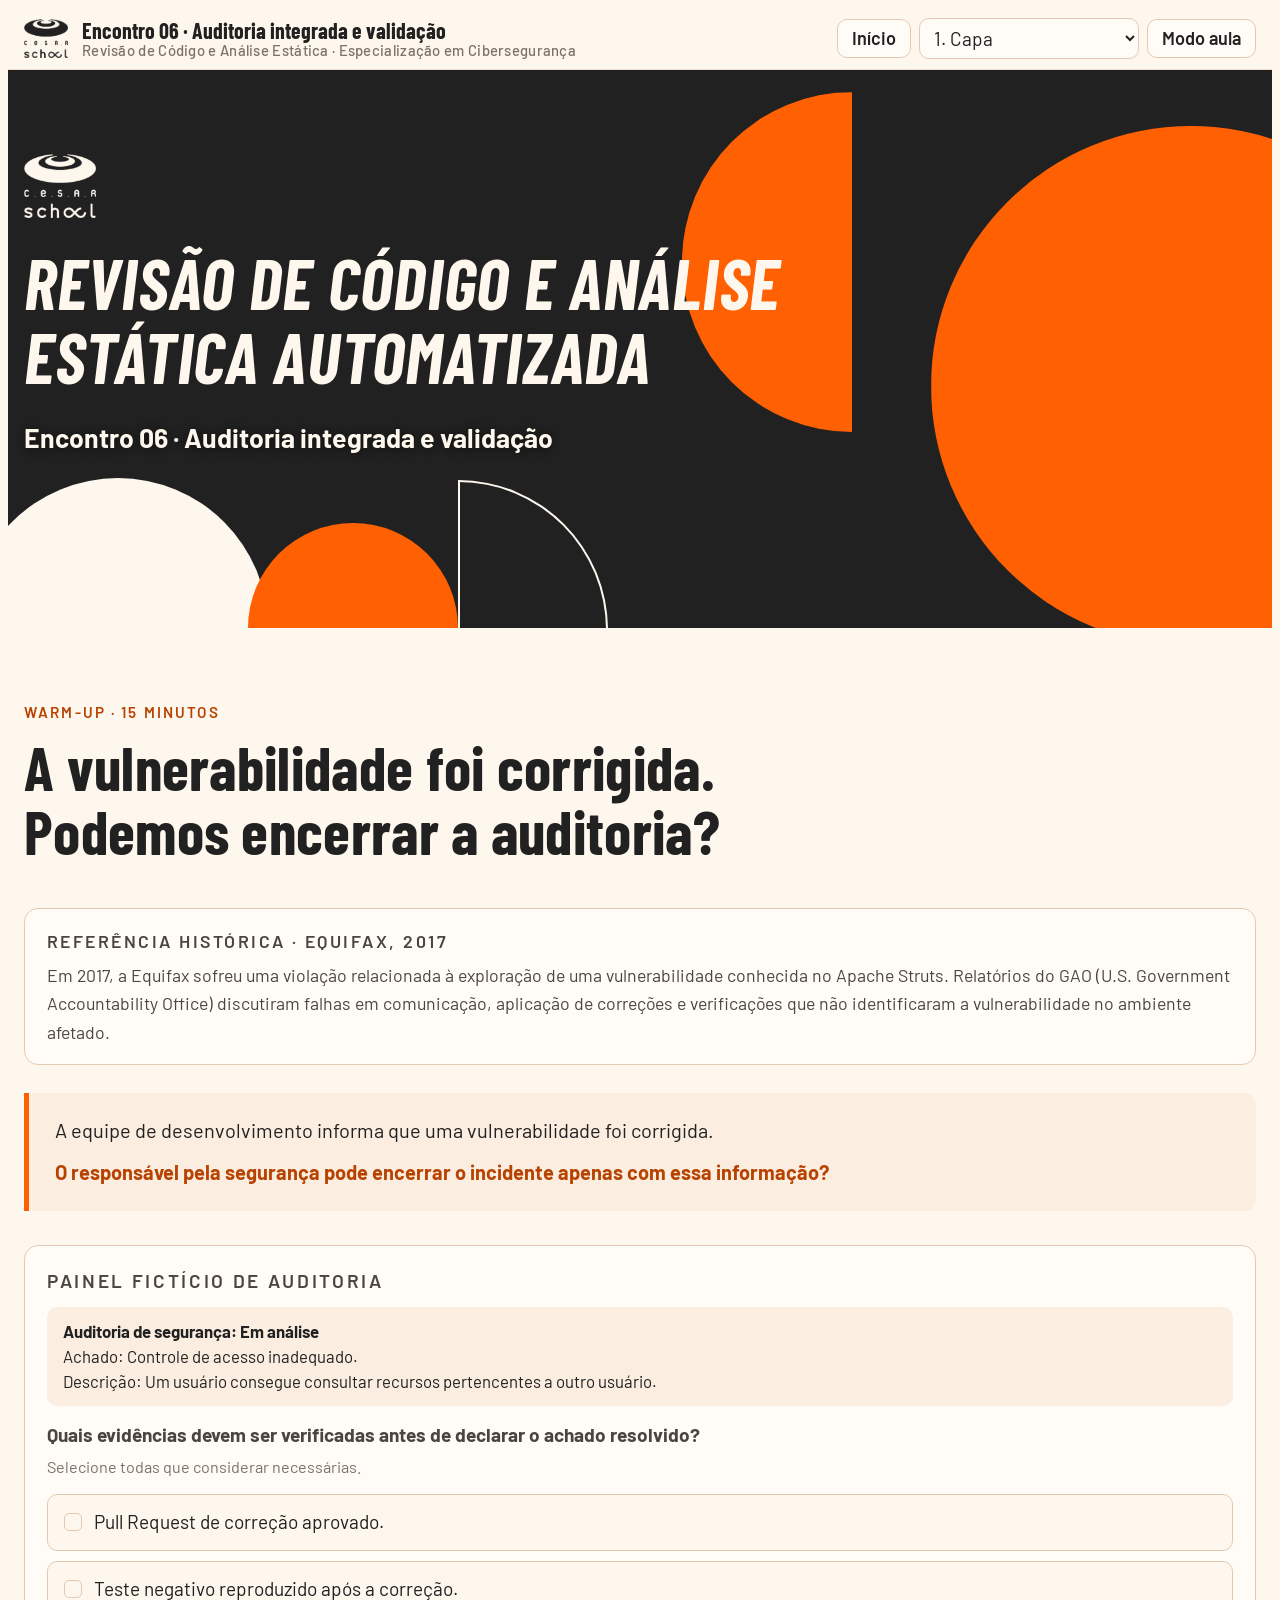
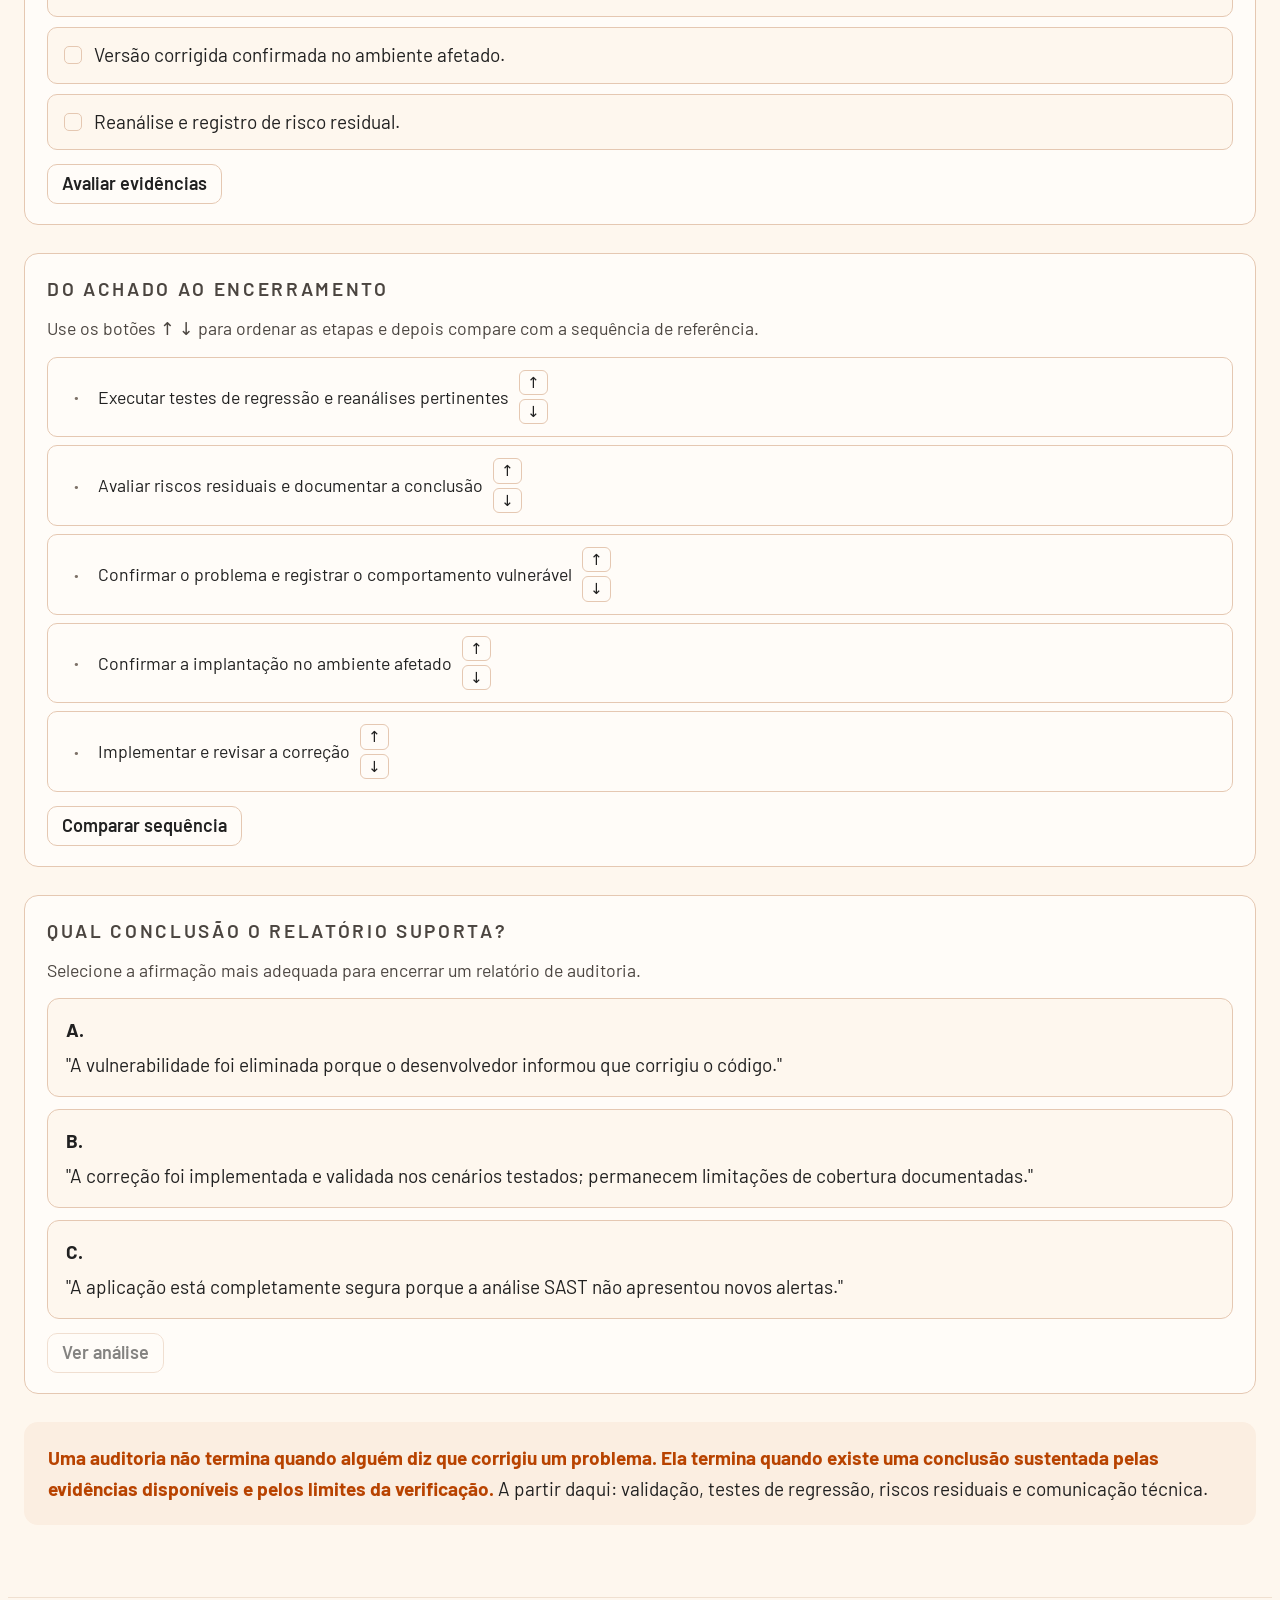
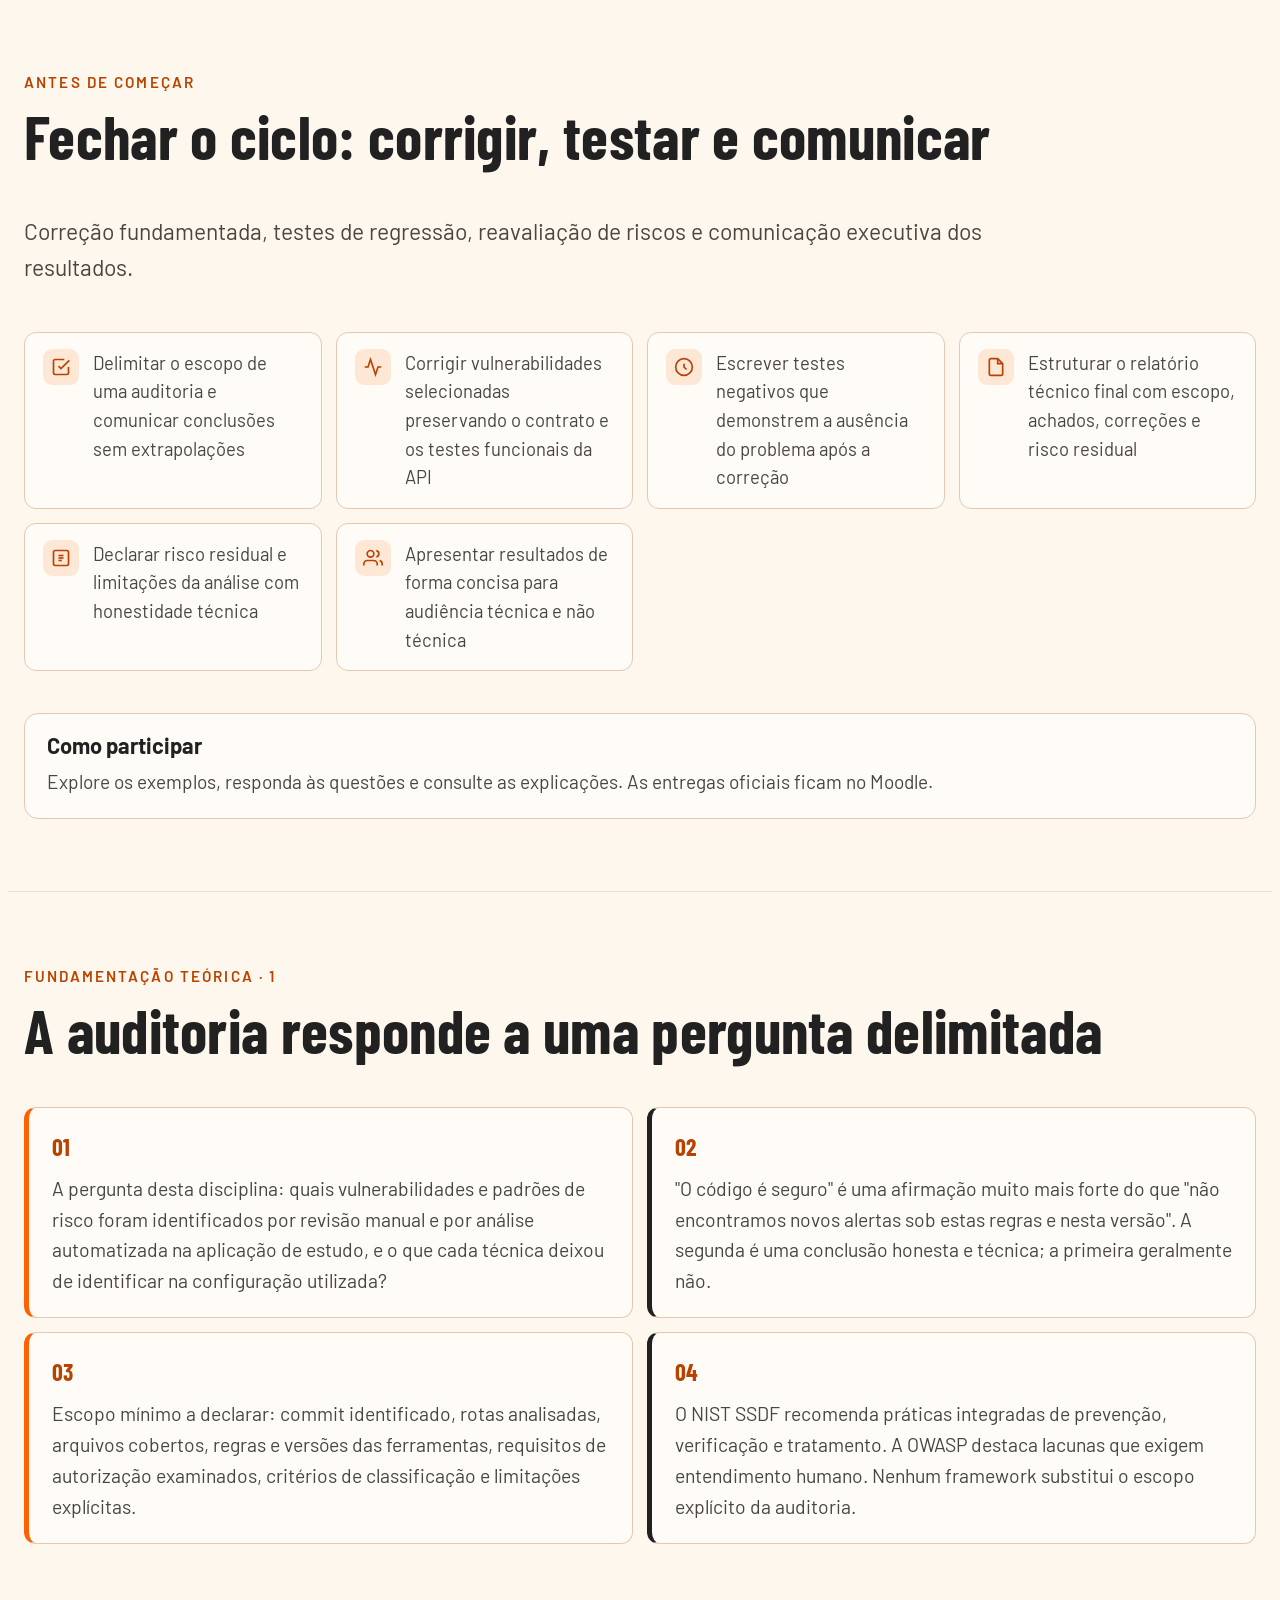
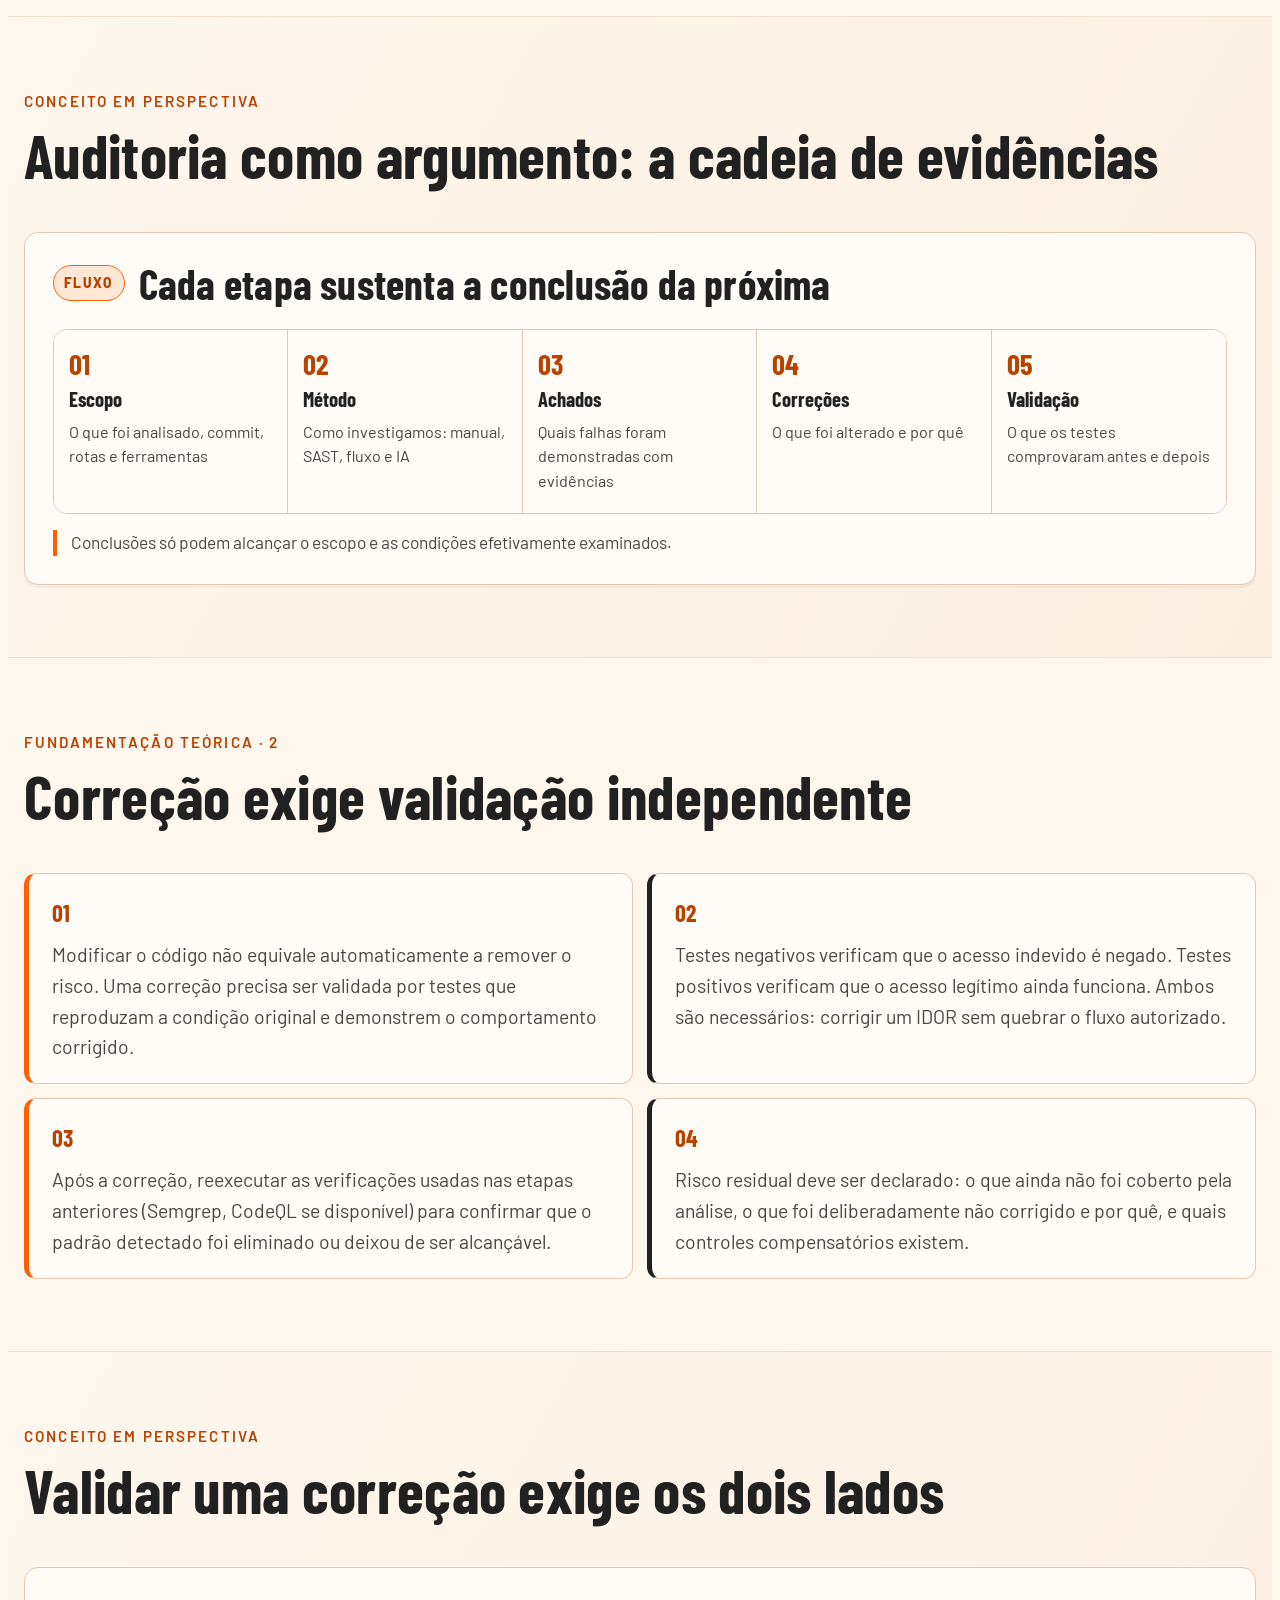
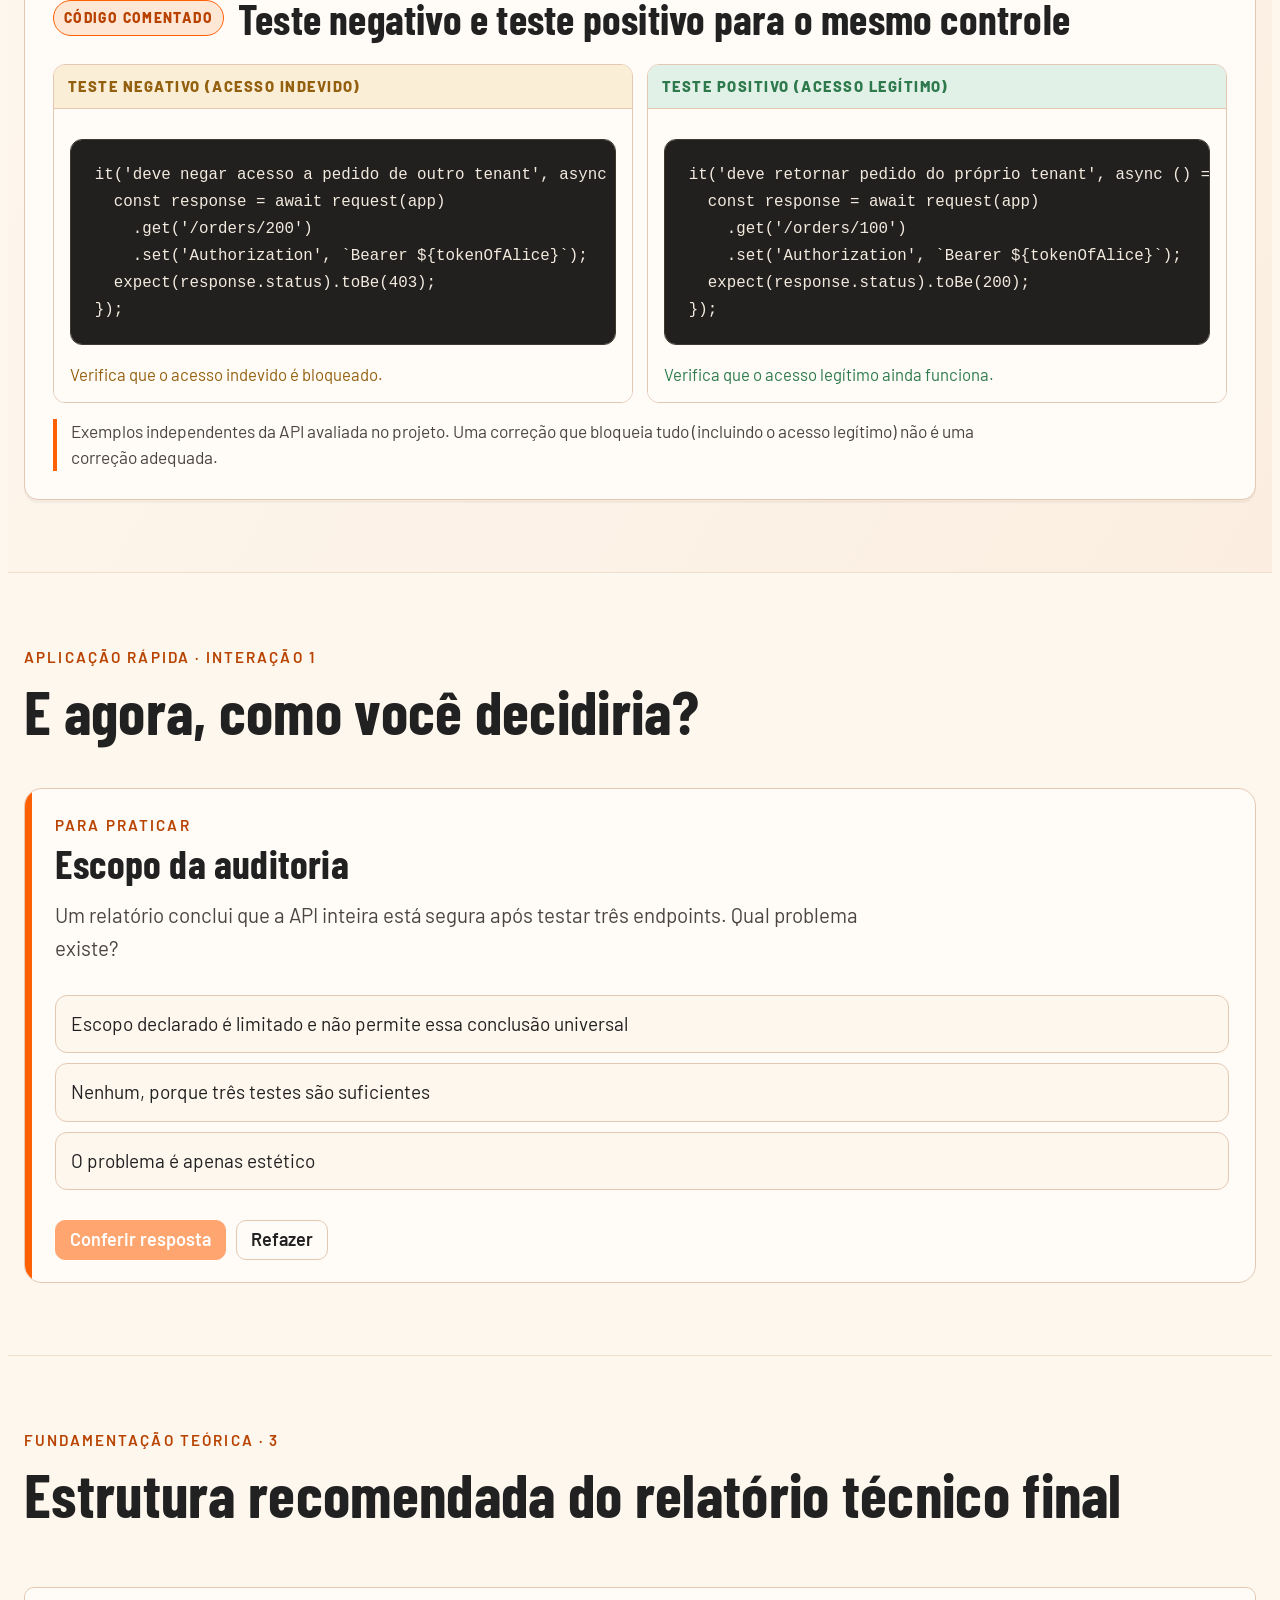
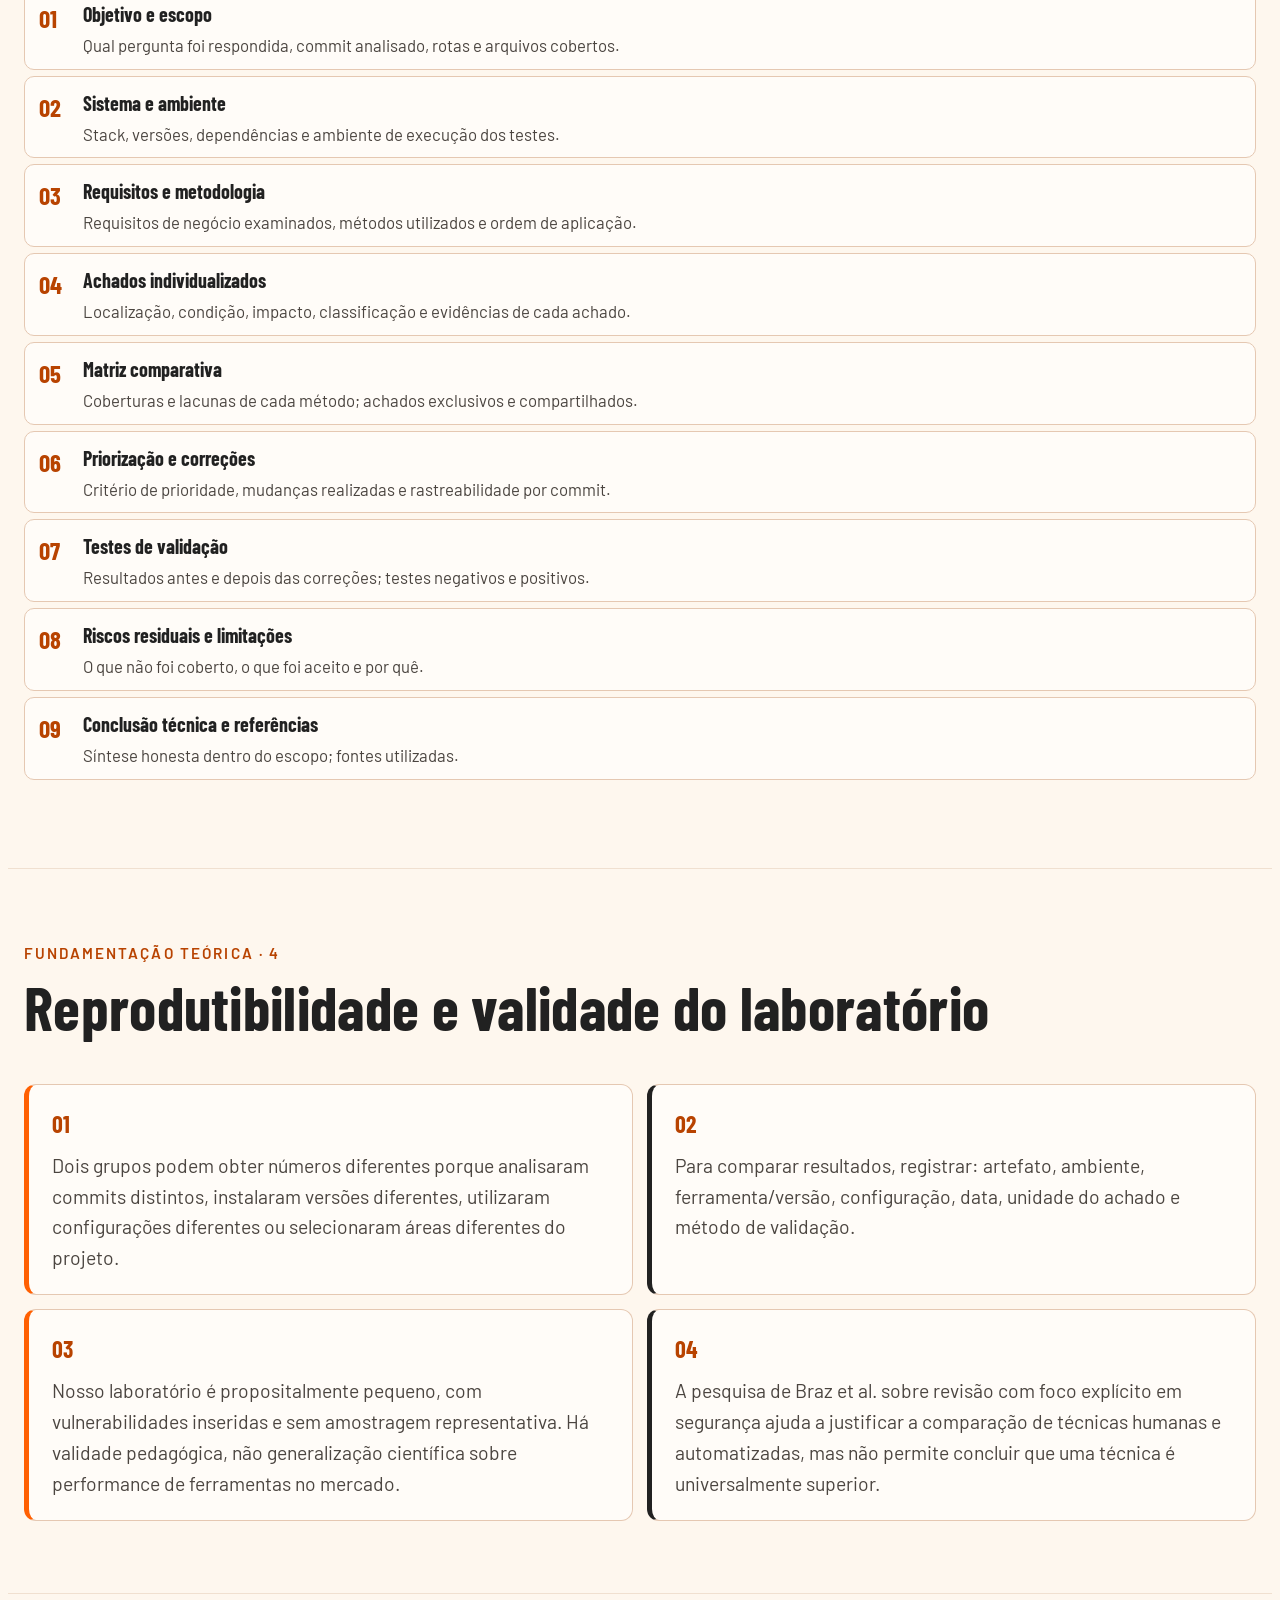
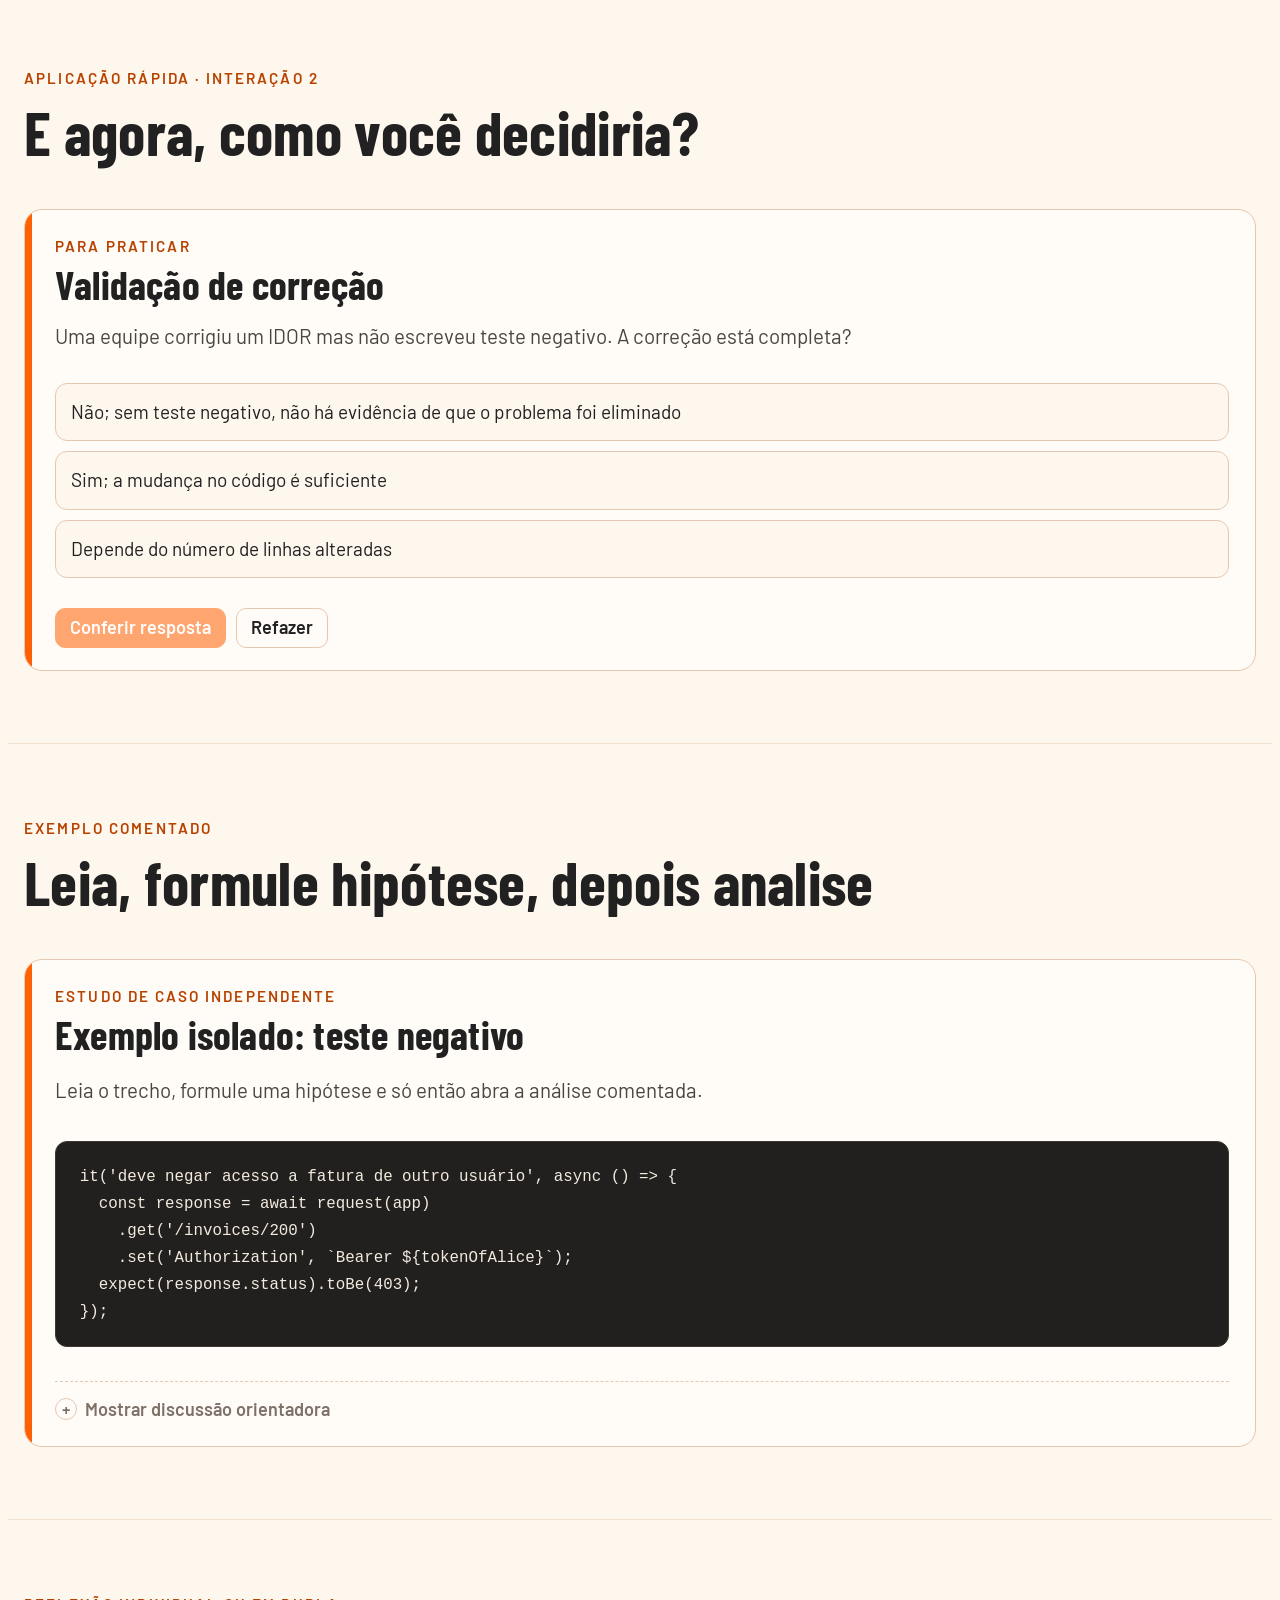
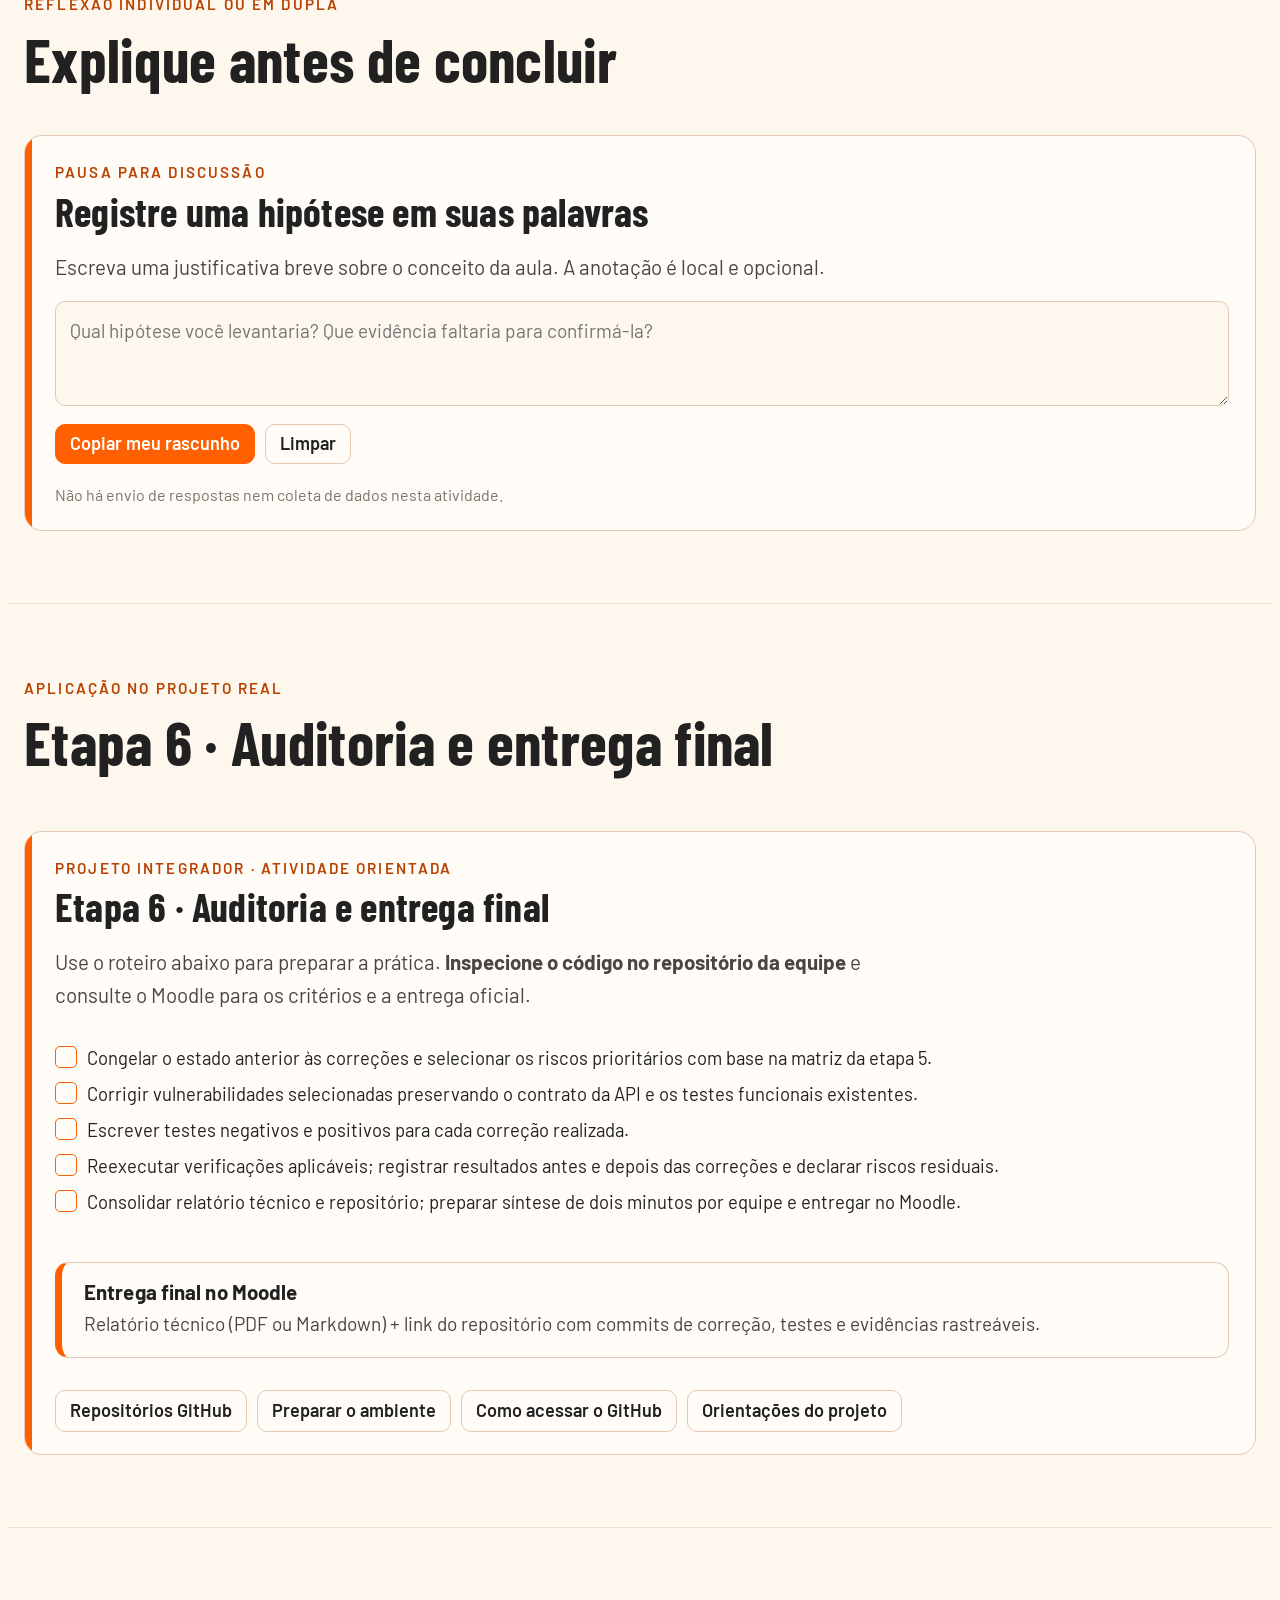
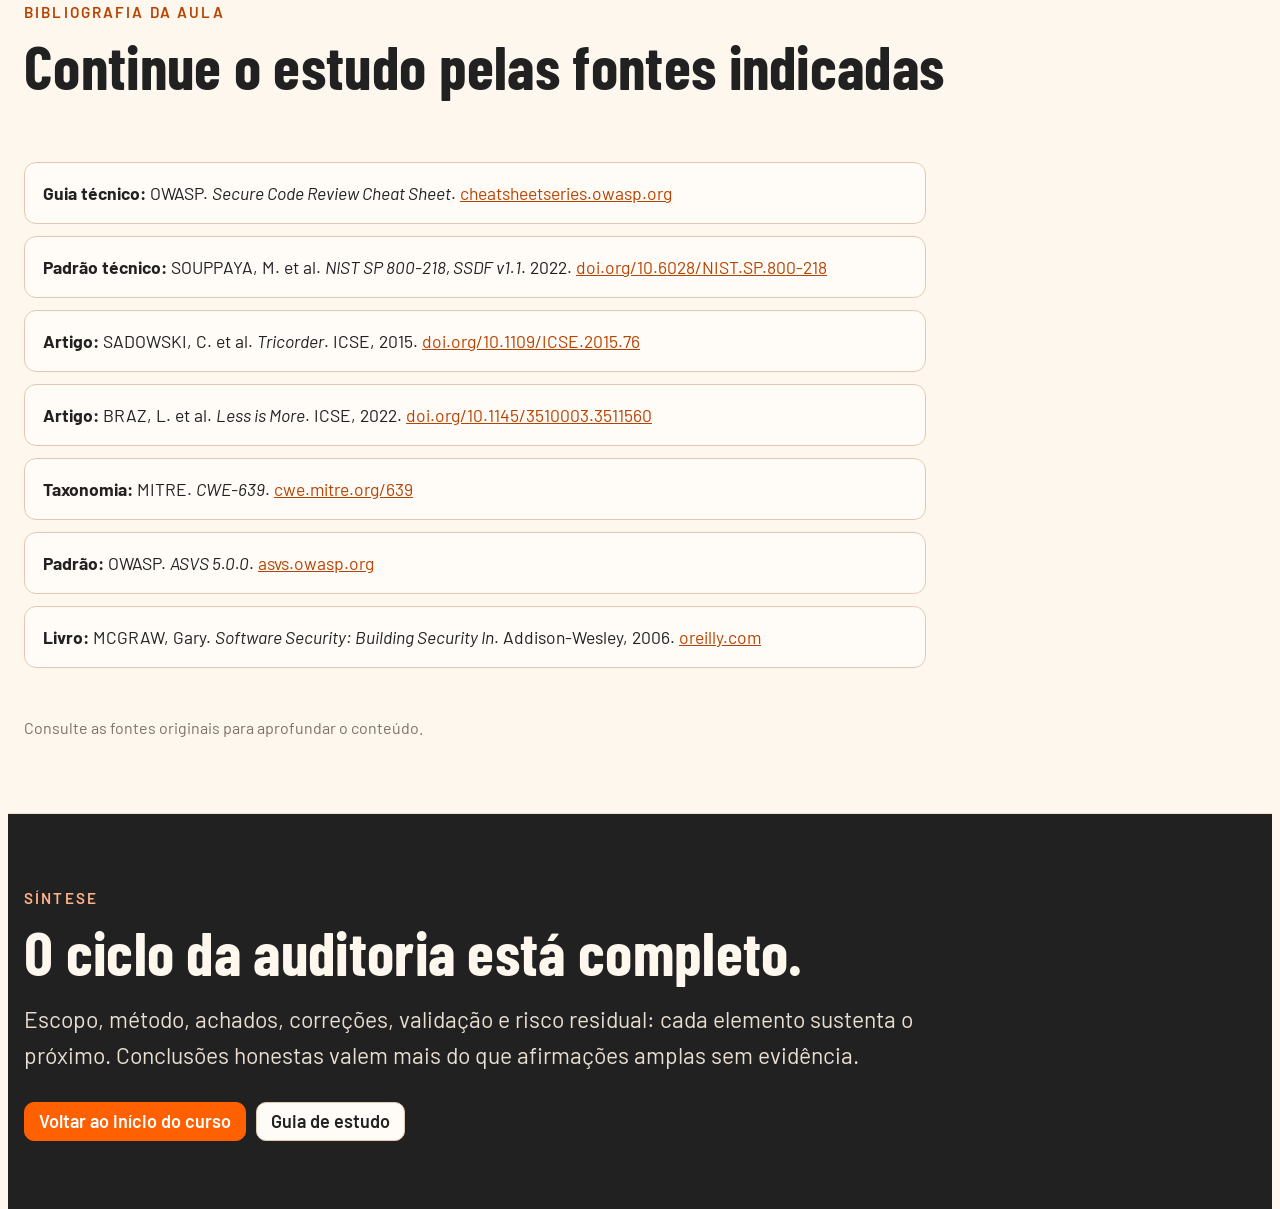
<file: aulas/aula-06.html>
﻿<!DOCTYPE html>
<html lang="pt-BR">
<head>
  <meta charset="utf-8"/><meta content="width=device-width,initial-scale=1" name="viewport"/>
  <meta content="#FEF7EE" name="theme-color"/>
  <link rel="icon" href="../assets/favicon.svg" type="image/svg+xml"/>
  <meta name="description" content="Correção fundamentada, testes de regressão, reavaliação de riscos e comunicação executiva dos resultados."/>
  <title>Encontro 06 · Auditoria integrada e validação | CESAR School</title>
  <link href="https://fonts.googleapis.com" rel="preconnect"/><link crossorigin href="https://fonts.gstatic.com" rel="preconnect"/>
  <link href="https://fonts.googleapis.com/css2?family=Barlow+Condensed:ital,wght@0,600;0,700;1,700&family=Barlow:wght@400;500;600;700&family=JetBrains+Mono:wght@400;600&display=swap" rel="stylesheet"/>
  <link href="../assets/css/laura-aulas.css" rel="stylesheet"/>
  <link href="../assets/css/adaptacao.css" rel="stylesheet"/>
  <link href="../assets/css/pedagogia-visual.css" rel="stylesheet"/>
  <link href="../assets/css/melhorias.css" rel="stylesheet"/>
  <script defer src="../assets/js/config.js"></script>
  <script defer src="../assets/js/site.js"></script>
</head>
<body>
<header class="topo"><div class="wrap">
  <a aria-label="Início" href="../index.html" style="color:inherit;display:block"><span aria-label="CESAR School" class="logo" role="img"></span></a>
  <div class="topo-titulo">Encontro 06 · Auditoria integrada e validação<small>Revisão de Código e Análise Estática · Especialização em Cibersegurança</small></div>
  <div class="topo-acoes">
    <a class="btn" href="../index.html" style="text-decoration:none;display:inline-flex;align-items:center;color:inherit">Início</a>
    <select aria-label="Ir diretamente a uma seção" id="irpara"></select>
    <button aria-pressed="false" class="btn" id="btnAula" type="button">Modo aula</button>
  </div>
</div></header>
<main>

<section class="cena capa" data-nome="Capa" id="capa">
  <div class="forma f1"></div><div class="forma f2"></div><div class="forma f3"></div><div class="forma f4"></div><div class="forma f5"></div>
  <div class="wrap"><span aria-label="CESAR School" class="logo" role="img"></span>
    <h1>Revisão de código e análise estática automatizada</h1>
    <p class="sub">Encontro 06 · Auditoria integrada e validação</p>
  </div>
</section>

<!-- ═══════════════════════ WARM-UP 06 ═══════════════════════ -->
<section class="cena" data-nome="Warm-up" id="warmup">
<style>
.wu-provoc{background:var(--sunk);border-left:5px solid var(--orange);border-radius:0 12px 12px 0;padding:22px 26px;margin:0 0 6px}
.wu-provoc p{margin:0 0 10px;font-size:1.05rem;line-height:1.6;color:var(--ink)}
.wu-provoc p:last-child{margin:0}
.wu-provoc strong{color:var(--orange-ink)}
.wu-caso{background:var(--surface);border:1.5px solid var(--line);border-radius:14px;padding:18px 22px}
.wu-caso .eyebrow{margin-bottom:6px}
.wu-caso p{margin:0 0 8px;font-size:.93rem;color:var(--ink-2);line-height:1.6}
.wu-caso p:last-child{margin:0}
.wu-choices{display:grid;gap:10px;margin:16px 0 0}
.wu-choice{display:block;width:100%;text-align:left;font:inherit;background:var(--paper);color:var(--ink);border:1.5px solid var(--line);border-radius:12px;padding:14px 16px;cursor:pointer;transition:border-color .14s,background .14s;line-height:1.5}
.wu-choice:hover,.wu-choice:focus-visible{border-color:var(--orange)}
.wu-choice[aria-pressed="true"]{border-color:var(--orange);box-shadow:inset 5px 0 0 var(--orange);background:var(--orange-soft)}
.wu-choice[data-correct="true"][aria-pressed="true"]{border-color:var(--good);box-shadow:inset 5px 0 0 var(--good);background:var(--good-soft)}
.wu-feedback{border-left:5px solid var(--orange);border-radius:8px;padding:14px 16px;background:var(--sunk);margin-top:14px;line-height:1.6;font-size:.95rem;color:var(--ink)}
.wu-feedback[hidden]{display:none}
.wu-fechamento{background:var(--sunk);border-radius:14px;padding:20px 24px}
.wu-fechamento p{margin:0;font-size:1rem;line-height:1.65;color:var(--ink)}
.wu-fechamento strong{color:var(--orange-ink)}
/* Seleção de evidências */
.evid-grid{display:grid;gap:10px;margin:14px 0}
.evid-item{display:flex;align-items:center;gap:12px;padding:12px 16px;border:1.5px solid var(--line);border-radius:10px;cursor:pointer;background:var(--paper);transition:border-color .14s,background .14s;font-size:.93rem;line-height:1.5;text-align:left;width:100%;font:inherit;color:var(--ink)}
.evid-item:hover{border-color:var(--orange)}
.evid-item[aria-pressed="true"]{border-color:var(--orange);background:var(--orange-soft)}
.evid-cb{width:18px;height:18px;border:1.5px solid var(--line);border-radius:5px;flex:0 0 auto;display:flex;align-items:center;justify-content:center;font-size:.8rem;transition:background .14s}
.evid-item[aria-pressed="true"] .evid-cb{background:var(--orange);border-color:var(--orange);color:#fff}
/* Ordenação */
.order-list{display:flex;flex-direction:column;gap:8px;margin:14px 0}
.order-item{display:flex;align-items:center;gap:10px;padding:12px 16px;border:1.5px solid var(--line);border-radius:10px;background:var(--surface);cursor:pointer;font-size:.93rem;line-height:1.4;user-select:none}
.order-item.selected{border-color:var(--orange);background:var(--orange-soft)}
.order-num{font-family:var(--f-disp);font-weight:700;font-size:1.1rem;color:var(--muted);min-width:24px;text-align:center}
.order-item.correct .order-num{color:var(--good)}
.order-item.wrong .order-num{color:var(--warn)}
.order-move{display:flex;flex-direction:column;gap:4px}
.order-move button{font:inherit;background:none;border:1.5px solid var(--line);border-radius:6px;padding:1px 7px;cursor:pointer;line-height:1.4;font-size:.8rem}
.order-move button:hover{border-color:var(--orange)}
/* Conclusão */
.concl-cards{display:grid;gap:12px;margin:14px 0}
.concl-card{border:1.5px solid var(--line);border-radius:12px;padding:16px 18px;cursor:pointer;background:var(--paper);font-size:.93rem;line-height:1.6;text-align:left;width:100%;font:inherit;color:var(--ink);transition:border-color .14s,background .14s}
.concl-card:hover{border-color:var(--orange)}
.concl-card[aria-pressed="true"]{border-color:var(--orange);background:var(--orange-soft)}
.concl-card[data-correct="true"][aria-pressed="true"]{border-color:var(--good);background:var(--good-soft)}
.concl-card strong{display:block;font-weight:700;margin-bottom:4px}
</style>
  <div class="wrap pilha">
    <div>
      <p class="eyebrow">Warm-up · 15 minutos</p>
      <h2>A vulnerabilidade foi corrigida. Podemos encerrar a auditoria?</h2>
    </div>

    <div class="wu-caso">
      <p class="eyebrow">Referência histórica · Equifax, 2017</p>
      <p>Em 2017, a Equifax sofreu uma violação relacionada à exploração de uma vulnerabilidade conhecida no Apache Struts. Relatórios do GAO (U.S. Government Accountability Office) discutiram falhas em comunicação, aplicação de correções e verificações que não identificaram a vulnerabilidade no ambiente afetado.</p>
    </div>

    <div class="wu-provoc">
      <p>A equipe de desenvolvimento informa que uma vulnerabilidade foi corrigida.</p>
      <p><strong>O responsável pela segurança pode encerrar o incidente apenas com essa informação?</strong></p>
    </div>

    <!-- Interação 1: Seleção de evidências -->
    <div class="cartao">
      <p class="eyebrow">Painel fictício de auditoria</p>
      <div style="background:var(--sunk);border-radius:10px;padding:12px 16px;margin-bottom:14px;font-size:.88rem;line-height:1.5">
        <strong>Auditoria de segurança: Em análise</strong><br>
        Achado: Controle de acesso inadequado.<br>
        Descrição: Um usuário consegue consultar recursos pertencentes a outro usuário.
      </div>
      <p style="font-weight:700;margin:0 0 4px">Quais evidências devem ser verificadas antes de declarar o achado resolvido?</p>
      <p style="font-size:.85rem;color:var(--muted);margin:0 0 4px">Selecione todas que considerar necessárias.</p>
      <div class="evid-grid" id="evid-grid">
        <button class="evid-item" aria-pressed="false" data-idx="0">
          <span class="evid-cb"></span>Pull Request de correção aprovado.
        </button>
        <button class="evid-item" aria-pressed="false" data-idx="1" data-needed="true">
          <span class="evid-cb"></span>Teste negativo reproduzido após a correção.
        </button>
        <button class="evid-item" aria-pressed="false" data-idx="2" data-needed="true">
          <span class="evid-cb"></span>Versão corrigida confirmada no ambiente afetado.
        </button>
        <button class="evid-item" aria-pressed="false" data-idx="3" data-needed="true">
          <span class="evid-cb"></span>Reanálise e registro de risco residual.
        </button>
      </div>
      <div class="quiz-actions" style="margin-top:14px">
        <button class="btn" id="evid-btn">Avaliar evidências</button>
      </div>
      <div class="wu-feedback" id="evid-feedback" hidden></div>
    </div>

    <!-- Interação 2: Ordenação -->
    <div class="cartao">
      <p class="eyebrow">Do achado ao encerramento</p>
      <p style="margin:0 0 14px;font-size:.93rem;color:var(--ink-2)">Use os botões ↑ ↓ para ordenar as etapas e depois compare com a sequência de referência.</p>
      <div class="order-list" id="order-list">
        <div class="order-item" data-correct="3" tabindex="0">
          <div class="order-num" id="on-0">·</div>
          <div>Executar testes de regressão e reanálises pertinentes</div>
          <div class="order-move">
            <button aria-label="Mover para cima" onclick="moveOrder(this,-1)">↑</button>
            <button aria-label="Mover para baixo" onclick="moveOrder(this,1)">↓</button>
          </div>
        </div>
        <div class="order-item" data-correct="5" tabindex="0">
          <div class="order-num" id="on-1">·</div>
          <div>Avaliar riscos residuais e documentar a conclusão</div>
          <div class="order-move">
            <button aria-label="Mover para cima" onclick="moveOrder(this,-1)">↑</button>
            <button aria-label="Mover para baixo" onclick="moveOrder(this,1)">↓</button>
          </div>
        </div>
        <div class="order-item" data-correct="1" tabindex="0">
          <div class="order-num" id="on-2">·</div>
          <div>Confirmar o problema e registrar o comportamento vulnerável</div>
          <div class="order-move">
            <button aria-label="Mover para cima" onclick="moveOrder(this,-1)">↑</button>
            <button aria-label="Mover para baixo" onclick="moveOrder(this,1)">↓</button>
          </div>
        </div>
        <div class="order-item" data-correct="4" tabindex="0">
          <div class="order-num" id="on-3">·</div>
          <div>Confirmar a implantação no ambiente afetado</div>
          <div class="order-move">
            <button aria-label="Mover para cima" onclick="moveOrder(this,-1)">↑</button>
            <button aria-label="Mover para baixo" onclick="moveOrder(this,1)">↓</button>
          </div>
        </div>
        <div class="order-item" data-correct="2" tabindex="0">
          <div class="order-num" id="on-4">·</div>
          <div>Implementar e revisar a correção</div>
          <div class="order-move">
            <button aria-label="Mover para cima" onclick="moveOrder(this,-1)">↑</button>
            <button aria-label="Mover para baixo" onclick="moveOrder(this,1)">↓</button>
          </div>
        </div>
      </div>
      <div class="quiz-actions">
        <button class="btn" id="order-compare-btn">Comparar sequência</button>
      </div>
      <div class="wu-feedback" id="order-feedback" hidden>
        Sequência de referência: (1) Confirmar e registrar → (2) Implementar e revisar → (3) Testar e reanalisar → (4) Confirmar implantação → (5) Avaliar riscos residuais e documentar. Em projetos reais, algumas atividades podem ocorrer em paralelo ou se repetir.
      </div>
    </div>

    <!-- Interação 3: Conclusão -->
    <div class="cartao">
      <p class="eyebrow">Qual conclusão o relatório suporta?</p>
      <p style="margin:0 0 14px;font-size:.93rem;color:var(--ink-2)">Selecione a afirmação mais adequada para encerrar um relatório de auditoria.</p>
      <div class="concl-cards" id="concl-cards">
        <button class="concl-card" aria-pressed="false" data-idx="0">
          <strong>A.</strong> "A vulnerabilidade foi eliminada porque o desenvolvedor informou que corrigiu o código."
        </button>
        <button class="concl-card" aria-pressed="false" data-idx="1" data-correct="true">
          <strong>B.</strong> "A correção foi implementada e validada nos cenários testados; permanecem limitações de cobertura documentadas."
        </button>
        <button class="concl-card" aria-pressed="false" data-idx="2">
          <strong>C.</strong> "A aplicação está completamente segura porque a análise SAST não apresentou novos alertas."
        </button>
      </div>
      <div class="quiz-actions" style="margin-top:14px">
        <button class="btn" id="concl-btn" disabled>Ver análise</button>
      </div>
      <div class="wu-feedback" id="concl-feedback" hidden></div>
    </div>

    <div class="wu-fechamento">
      <p><strong>Uma auditoria não termina quando alguém diz que corrigiu um problema. Ela termina quando existe uma conclusão sustentada pelas evidências disponíveis e pelos limites da verificação.</strong> A partir daqui: validação, testes de regressão, riscos residuais e comunicação técnica.</p>
    </div>
  </div>
</section>
<script>
(function(){
  /* Evidências */
  document.querySelectorAll('#evid-grid .evid-item').forEach(function(b){
    b.addEventListener('click',function(){
      var on=b.getAttribute('aria-pressed')==='true';
      b.setAttribute('aria-pressed',on?'false':'true');
      b.querySelector('.evid-cb').textContent=on?'':'✓';
    });
  });
  document.getElementById('evid-btn').addEventListener('click',function(){
    var sel=Array.from(document.querySelectorAll('#evid-grid .evid-item[aria-pressed="true"]'));
    var selIdx=sel.map(function(x){return parseInt(x.dataset.idx)});
    var fb=document.getElementById('evid-feedback');fb.removeAttribute('hidden');
    var hasPR=selIdx.includes(0),has1=selIdx.includes(1),has2=selIdx.includes(2),has3=selIdx.includes(3);
    if(has1&&has2&&has3&&!hasPR){
      fb.textContent='Você reuniu evidências relevantes de teste, implantação e reanálise. Ainda é necessário avaliar se elas cobrem os cenários e riscos pertinentes.';
      fb.style.borderLeftColor='var(--good)';fb.style.background='var(--good-soft)';
    } else if(hasPR&&!has1&&!has2&&!has3){
      fb.textContent='Um Pull Request aprovado, isoladamente, não comprova correção efetiva. Procure evidências de testes, implantação no ambiente pertinente e avaliação do risco remanescente.';
    } else {
      fb.textContent='Revise a seleção: o PR aprovado, isoladamente, não é suficiente. As evidências de teste, implantação confirmada e risco residual são as mais relevantes.';
    }
    this.disabled=true;
  });

  /* Ordenação */
  window.moveOrder=function(btn,dir){
    var item=btn.closest('.order-item');
    var list=document.getElementById('order-list');
    var items=Array.from(list.children);
    var idx=items.indexOf(item);
    var target=idx+dir;
    if(target<0||target>=items.length)return;
    if(dir===-1)list.insertBefore(item,items[target]);
    else list.insertBefore(items[target],item);
  };
  document.getElementById('order-compare-btn').addEventListener('click',function(){
    var items=Array.from(document.getElementById('order-list').children);
    items.forEach(function(item,i){
      var num=item.querySelector('.order-num');
      num.textContent=i+1;
      var correct=parseInt(item.dataset.correct);
      item.classList.remove('correct','wrong');
      if(i+1===correct)item.classList.add('correct');
      else item.classList.add('wrong');
    });
    document.getElementById('order-feedback').removeAttribute('hidden');
    this.disabled=true;
  });

  /* Conclusão */
  var cc=document.querySelectorAll('#concl-cards .concl-card'),bc=document.getElementById('concl-btn'),fc=document.getElementById('concl-feedback');
  cc.forEach(function(b){b.addEventListener('click',function(){cc.forEach(function(x){x.setAttribute('aria-pressed','false')});b.setAttribute('aria-pressed','true');bc.disabled=false})});
  bc.addEventListener('click',function(){
    fc.removeAttribute('hidden');
    var s=document.querySelector('#concl-cards .concl-card[aria-pressed="true"]');
    if(s&&s.dataset.correct){
      fc.textContent='Correto. O relatório deve comunicar o que foi demonstrado pelas evidências, sem afirmar mais do que os testes e análises realmente cobrem.';
      fc.style.borderLeftColor='var(--good)';fc.style.background='var(--good-soft)';
    } else if(s&&s.dataset.idx==='0'){
      fc.textContent='A declaração do desenvolvedor não é evidência de correção: é uma afirmação a ser verificada. Um relatório precisa de evidências de teste e validação.';
    } else {
      fc.textContent='A ausência de novos alertas SAST não é demonstração de segurança completa. Ferramentas têm cobertura limitada e podem não detectar todos os cenários de exploração.';
    }
    this.disabled=true;
  });
})();
</script>

<section class="cena" data-nome="Objetivos e dinâmica" id="roteiro">
  <div class="wrap pilha">
    <div><p class="eyebrow">Antes de começar</p><h2>Fechar o ciclo: corrigir, testar e comunicar</h2></div>
    <p class="lede">Correção fundamentada, testes de regressão, reavaliação de riscos e comunicação executiva dos resultados.</p>
    <div class="obj-grid">
      <div class="obj-item"><div class="obj-icon"><svg viewBox="0 0 24 24" fill="none" stroke="var(--orange-ink)" stroke-width="2"><path d="M9 11l3 3L22 4"/><path d="M21 12v7a2 2 0 0 1-2 2H5a2 2 0 0 1-2-2V5a2 2 0 0 1 2-2h11"/></svg></div><p>Delimitar o escopo de uma auditoria e comunicar conclusões sem extrapolações</p></div>
      <div class="obj-item"><div class="obj-icon"><svg viewBox="0 0 24 24" fill="none" stroke="var(--orange-ink)" stroke-width="2"><polyline points="22 12 18 12 15 21 9 3 6 12 2 12"/></svg></div><p>Corrigir vulnerabilidades selecionadas preservando o contrato e os testes funcionais da API</p></div>
      <div class="obj-item"><div class="obj-icon"><svg viewBox="0 0 24 24" fill="none" stroke="var(--orange-ink)" stroke-width="2"><circle cx="12" cy="12" r="10"/><path d="M12 8v4l3 3"/></svg></div><p>Escrever testes negativos que demonstrem a ausência do problema após a correção</p></div>
      <div class="obj-item"><div class="obj-icon"><svg viewBox="0 0 24 24" fill="none" stroke="var(--orange-ink)" stroke-width="2"><path d="M14 2H6a2 2 0 0 0-2 2v16a2 2 0 0 0 2 2h12a2 2 0 0 0 2-2V8z"/><polyline points="14 2 14 8 20 8"/></svg></div><p>Estruturar o relatório técnico final com escopo, achados, correções e risco residual</p></div>
      <div class="obj-item"><div class="obj-icon"><svg viewBox="0 0 24 24" fill="none" stroke="var(--orange-ink)" stroke-width="2"><rect x="3" y="3" width="18" height="18" rx="2"/><path d="M9 9h6"/><path d="M9 12h6"/><path d="M9 15h4"/></svg></div><p>Declarar risco residual e limitações da análise com honestidade técnica</p></div>
      <div class="obj-item"><div class="obj-icon"><svg viewBox="0 0 24 24" fill="none" stroke="var(--orange-ink)" stroke-width="2"><path d="M17 21v-2a4 4 0 0 0-4-4H5a4 4 0 0 0-4 4v2"/><circle cx="9" cy="7" r="4"/><path d="M23 21v-2a4 4 0 0 0-3-3.87"/><path d="M16 3.13a4 4 0 0 1 0 7.75"/></svg></div><p>Apresentar resultados de forma concisa para audiência técnica e não técnica</p></div>
    </div>
    <div class="cartao" style="margin-top:14px"><h3>Como participar</h3><p>Explore os exemplos, responda às questões e consulte as explicações. As entregas oficiais ficam no Moodle.</p></div>
  </div>
</section>

<section class="cena" data-nome="Conceito: A auditoria responde a uma pergunta delimitada" id="conceito-1">
  <div class="wrap pilha">
    <div><p class="eyebrow">Fundamentação teórica · 1</p><h2>A auditoria responde a uma pergunta delimitada</h2></div>
    <div class="section-text"><div class="learning-grid">
      <article class="study-card"><span class="study-card-no">01</span><p>A pergunta desta disciplina: quais vulnerabilidades e padrões de risco foram identificados por revisão manual e por análise automatizada na aplicação de estudo, e o que cada técnica deixou de identificar na configuração utilizada?</p></article>
      <article class="study-card"><span class="study-card-no">02</span><p>"O código é seguro" é uma afirmação muito mais forte do que "não encontramos novos alertas sob estas regras e nesta versão". A segunda é uma conclusão honesta e técnica; a primeira geralmente não.</p></article>
      <article class="study-card"><span class="study-card-no">03</span><p>Escopo mínimo a declarar: commit identificado, rotas analisadas, arquivos cobertos, regras e versões das ferramentas, requisitos de autorização examinados, critérios de classificação e limitações explícitas.</p></article>
      <article class="study-card"><span class="study-card-no">04</span><p>O NIST SSDF recomenda práticas integradas de prevenção, verificação e tratamento. A OWASP destaca lacunas que exigem entendimento humano. Nenhum framework substitui o escopo explícito da auditoria.</p></article>
    </div></div>
  </div>
</section>

<section class="cena viz-scene" data-nome="Visual 1: Cadeia de evidências" id="visual-1">
  <div class="wrap pilha">
    <div><p class="eyebrow">Conceito em perspectiva</p><h2>Auditoria como argumento: a cadeia de evidências</h2></div>
    <div class="visual-panel">
      <div class="viz-heading"><span class="viz-mark">FLUXO</span><h3>Cada etapa sustenta a conclusão da próxima</h3></div>
      <div class="hypo-flow">
        <div class="hypo-step"><div class="hypo-num">01</div><h4>Escopo</h4><p>O que foi analisado, commit, rotas e ferramentas</p></div>
        <div class="hypo-step"><div class="hypo-num">02</div><h4>Método</h4><p>Como investigamos: manual, SAST, fluxo e IA</p></div>
        <div class="hypo-step"><div class="hypo-num">03</div><h4>Achados</h4><p>Quais falhas foram demonstradas com evidências</p></div>
        <div class="hypo-step"><div class="hypo-num">04</div><h4>Correções</h4><p>O que foi alterado e por quê</p></div>
        <div class="hypo-step"><div class="hypo-num">05</div><h4>Validação</h4><p>O que os testes comprovaram antes e depois</p></div>
      </div>
      <p class="viz-caption">Conclusões só podem alcançar o escopo e as condições efetivamente examinados.</p>
    </div>
  </div>
</section>

<section class="cena" data-nome="Conceito: Correção e validação" id="conceito-3">
  <div class="wrap pilha">
    <div><p class="eyebrow">Fundamentação teórica · 2</p><h2>Correção exige validação independente</h2></div>
    <div class="section-text"><div class="learning-grid">
      <article class="study-card"><span class="study-card-no">01</span><p>Modificar o código não equivale automaticamente a remover o risco. Uma correção precisa ser validada por testes que reproduzam a condição original e demonstrem o comportamento corrigido.</p></article>
      <article class="study-card"><span class="study-card-no">02</span><p>Testes negativos verificam que o acesso indevido é negado. Testes positivos verificam que o acesso legítimo ainda funciona. Ambos são necessários: corrigir um IDOR sem quebrar o fluxo autorizado.</p></article>
      <article class="study-card"><span class="study-card-no">03</span><p>Após a correção, reexecutar as verificações usadas nas etapas anteriores (Semgrep, CodeQL se disponível) para confirmar que o padrão detectado foi eliminado ou deixou de ser alcançável.</p></article>
      <article class="study-card"><span class="study-card-no">04</span><p>Risco residual deve ser declarado: o que ainda não foi coberto pela análise, o que foi deliberadamente não corrigido e por quê, e quais controles compensatórios existem.</p></article>
    </div></div>
  </div>
</section>

<section class="cena viz-scene" data-nome="Visual 2: Teste negativo e positivo" id="visual-2">
  <div class="wrap pilha">
    <div><p class="eyebrow">Conceito em perspectiva</p><h2>Validar uma correção exige os dois lados</h2></div>
    <div class="visual-panel">
      <div class="viz-heading"><span class="viz-mark">CÓDIGO COMENTADO</span><h3>Teste negativo e teste positivo para o mesmo controle</h3></div>
      <div class="case-split">
        <div class="case-panel">
          <div class="case-panel-head head-warn">Teste negativo (acesso indevido)</div>
          <div class="case-panel-body">
            <pre class="codigo"><code>it('deve negar acesso a pedido de outro tenant', async () => {
  const response = await request(app)
    .get('/orders/200')
    .set('Authorization', `Bearer ${tokenOfAlice}`);
  expect(response.status).toBe(403);
});</code></pre>
            <p style="font-size:.88rem;color:var(--warn);margin-top:8px">Verifica que o acesso indevido é bloqueado.</p>
          </div>
        </div>
        <div class="case-panel">
          <div class="case-panel-head head-safe">Teste positivo (acesso legítimo)</div>
          <div class="case-panel-body">
            <pre class="codigo"><code>it('deve retornar pedido do próprio tenant', async () => {
  const response = await request(app)
    .get('/orders/100')
    .set('Authorization', `Bearer ${tokenOfAlice}`);
  expect(response.status).toBe(200);
});</code></pre>
            <p style="font-size:.88rem;color:var(--good);margin-top:8px">Verifica que o acesso legítimo ainda funciona.</p>
          </div>
        </div>
      </div>
      <p class="viz-caption">Exemplos independentes da API avaliada no projeto. Uma correção que bloqueia tudo (incluindo o acesso legítimo) não é uma correção adequada.</p>
    </div>
  </div>
</section>

<section class="cena" data-nome="Escopo da auditoria" id="interacao-1">
  <div class="wrap pilha">
    <div><p class="eyebrow">Aplicação rápida · interação 1</p><h2>E agora, como você decidiria?</h2></div>
    <div class="lab quiz" data-correct="0" data-explanation="Conclusões devem respeitar o escopo, as técnicas e os cenários realmente avaliados.">
      <div class="lab-cab"><p class="eyebrow">para praticar</p><h3>Escopo da auditoria</h3></div>
      <p class="instrucao">Um relatório conclui que a API inteira está segura após testar três endpoints. Qual problema existe?</p>
      <div class="choices" role="group">
        <button class="choice" data-value="0" type="button">Escopo declarado é limitado e não permite essa conclusão universal</button>
        <button class="choice" data-value="1" type="button">Nenhum, porque três testes são suficientes</button>
        <button class="choice" data-value="2" type="button">O problema é apenas estético</button>
      </div>
      <div class="quiz-actions"><button class="btn prim check-answer" disabled type="button">Conferir resposta</button><button class="btn reset-answer" type="button">Refazer</button></div>
      <div aria-live="polite" class="feedback" role="status"></div>
    </div>
  </div>
</section>

<section class="cena" data-nome="Conceito: Estrutura do relatório" id="conceito-4">
  <div class="wrap pilha">
    <div><p class="eyebrow">Fundamentação teórica · 3</p><h2>Estrutura recomendada do relatório técnico final</h2></div>
    <div class="section-text">
      <div class="report-structure" aria-label="Nove seções do relatório técnico">
        <div class="rs-row"><div class="rs-num">01</div><div><h4>Objetivo e escopo</h4><p>Qual pergunta foi respondida, commit analisado, rotas e arquivos cobertos.</p></div></div>
        <div class="rs-row"><div class="rs-num">02</div><div><h4>Sistema e ambiente</h4><p>Stack, versões, dependências e ambiente de execução dos testes.</p></div></div>
        <div class="rs-row"><div class="rs-num">03</div><div><h4>Requisitos e metodologia</h4><p>Requisitos de negócio examinados, métodos utilizados e ordem de aplicação.</p></div></div>
        <div class="rs-row"><div class="rs-num">04</div><div><h4>Achados individualizados</h4><p>Localização, condição, impacto, classificação e evidências de cada achado.</p></div></div>
        <div class="rs-row"><div class="rs-num">05</div><div><h4>Matriz comparativa</h4><p>Coberturas e lacunas de cada método; achados exclusivos e compartilhados.</p></div></div>
        <div class="rs-row"><div class="rs-num">06</div><div><h4>Priorização e correções</h4><p>Critério de prioridade, mudanças realizadas e rastreabilidade por commit.</p></div></div>
        <div class="rs-row"><div class="rs-num">07</div><div><h4>Testes de validação</h4><p>Resultados antes e depois das correções; testes negativos e positivos.</p></div></div>
        <div class="rs-row"><div class="rs-num">08</div><div><h4>Riscos residuais e limitações</h4><p>O que não foi coberto, o que foi aceito e por quê.</p></div></div>
        <div class="rs-row"><div class="rs-num">09</div><div><h4>Conclusão técnica e referências</h4><p>Síntese honesta dentro do escopo; fontes utilizadas.</p></div></div>
      </div>
    </div>
  </div>
</section>

<section class="cena" data-nome="Conceito: Reprodutibilidade e validade" id="conceito-2">
  <div class="wrap pilha">
    <div><p class="eyebrow">Fundamentação teórica · 4</p><h2>Reprodutibilidade e validade do laboratório</h2></div>
    <div class="section-text"><div class="learning-grid">
      <article class="study-card"><span class="study-card-no">01</span><p>Dois grupos podem obter números diferentes porque analisaram commits distintos, instalaram versões diferentes, utilizaram configurações diferentes ou selecionaram áreas diferentes do projeto.</p></article>
      <article class="study-card"><span class="study-card-no">02</span><p>Para comparar resultados, registrar: artefato, ambiente, ferramenta/versão, configuração, data, unidade do achado e método de validação.</p></article>
      <article class="study-card"><span class="study-card-no">03</span><p>Nosso laboratório é propositalmente pequeno, com vulnerabilidades inseridas e sem amostragem representativa. Há validade pedagógica, não generalização científica sobre performance de ferramentas no mercado.</p></article>
      <article class="study-card"><span class="study-card-no">04</span><p>A pesquisa de Braz et al. sobre revisão com foco explícito em segurança ajuda a justificar a comparação de técnicas humanas e automatizadas, mas não permite concluir que uma técnica é universalmente superior.</p></article>
    </div></div>
  </div>
</section>

<section class="cena" data-nome="Validação de correção" id="interacao-2">
  <div class="wrap pilha">
    <div><p class="eyebrow">Aplicação rápida · interação 2</p><h2>E agora, como você decidiria?</h2></div>
    <div class="lab quiz" data-correct="0" data-explanation="Modificar o código é condição necessária, mas não suficiente. Testes negativos demonstram que o problema foi eliminado.">
      <div class="lab-cab"><p class="eyebrow">para praticar</p><h3>Validação de correção</h3></div>
      <p class="instrucao">Uma equipe corrigiu um IDOR mas não escreveu teste negativo. A correção está completa?</p>
      <div class="choices" role="group">
        <button class="choice" data-value="0" type="button">Não; sem teste negativo, não há evidência de que o problema foi eliminado</button>
        <button class="choice" data-value="1" type="button">Sim; a mudança no código é suficiente</button>
        <button class="choice" data-value="2" type="button">Depende do número de linhas alteradas</button>
      </div>
      <div class="quiz-actions"><button class="btn prim check-answer" disabled type="button">Conferir resposta</button><button class="btn reset-answer" type="button">Refazer</button></div>
      <div aria-live="polite" class="feedback" role="status"></div>
    </div>
  </div>
</section>

<section class="cena" data-nome="Caso para discussão" id="estudo-caso">
  <div class="wrap pilha">
    <div><p class="eyebrow">Exemplo comentado</p><h2>Leia, formule hipótese, depois analise</h2></div>
    <div class="lab">
      <div class="lab-cab"><p class="eyebrow">Estudo de caso independente</p><h3>Exemplo isolado: teste negativo</h3></div>
      <p class="instrucao">Leia o trecho, formule uma hipótese e só então abra a análise comentada.</p>
      <pre class="codigo"><code>it('deve negar acesso a fatura de outro usuário', async () => {
  const response = await request(app)
    .get('/invoices/200')
    .set('Authorization', `Bearer ${tokenOfAlice}`);
  expect(response.status).toBe(403);
});</code></pre>
      <details class="conta">
        <summary>Mostrar discussão orientadora</summary>
        <div class="corpo">
          <p>Um teste negativo deve ser acompanhado de teste positivo para garantir que o acesso legítimo permaneça possível. O que mais seria necessário verificar?</p>
          <ul style="margin:.6rem 0 0;padding-left:1.3rem;line-height:1.65">
            <li>O teste usa um token real de Alice ou um mock?</li>
            <li>O ID 200 pertence realmente a outro usuário no ambiente de teste?</li>
            <li>Existe um teste correspondente que verifica que Alice acessa suas próprias faturas com 200?</li>
          </ul>
          <p class="ref-nota">Este exemplo é independente da API avaliada no projeto.</p>
        </div>
      </details>
    </div>
  </div>
</section>

<section class="cena" data-nome="Registro de ideias" id="anotacoes">
  <div class="wrap pilha">
    <div><p class="eyebrow">Reflexão individual ou em dupla</p><h2>Explique antes de concluir</h2></div>
    <div class="lab" data-journal="">
      <div class="lab-cab"><p class="eyebrow">Pausa para discussão</p><h3>Registre uma hipótese em suas palavras</h3></div>
      <p class="instrucao">Escreva uma justificativa breve sobre o conceito da aula. A anotação é local e opcional.</p>
      <textarea aria-label="Seu rascunho" class="journal" placeholder="Qual hipótese você levantaria? Que evidência faltaria para confirmá-la?"></textarea>
      <div class="actions-row">
        <button class="btn prim" data-copy type="button">Copiar meu rascunho</button>
        <button class="btn" data-clear type="button">Limpar</button>
        <span class="note-local" role="status"></span>
      </div>
      <p class="note-local">Não há envio de respostas nem coleta de dados nesta atividade.</p>
    </div>
  </div>
</section>

<section class="cena" data-nome="Orientações do laboratório" id="laboratorio">
  <div class="wrap pilha">
    <div><p class="eyebrow">Aplicação no projeto real</p><h2>Etapa 6 · Auditoria e entrega final</h2></div>
    <div class="lab projeto">
      <div class="lab-cab"><p class="eyebrow">Projeto integrador · Atividade orientada</p><h3>Etapa 6 · Auditoria e entrega final</h3></div>
      <p class="instrucao">Use o roteiro abaixo para preparar a prática. <strong>Inspecione o código no repositório da equipe</strong> e consulte o Moodle para os critérios e a entrega oficial.</p>
      <ul class="check-list">
        <li>Congelar o estado anterior às correções e selecionar os riscos prioritários com base na matriz da etapa 5.</li>
        <li>Corrigir vulnerabilidades selecionadas preservando o contrato da API e os testes funcionais existentes.</li>
        <li>Escrever testes negativos e positivos para cada correção realizada.</li>
        <li>Reexecutar verificações aplicáveis; registrar resultados antes e depois das correções e declarar riscos residuais.</li>
        <li>Consolidar relatório técnico e repositório; preparar síntese de dois minutos por equipe e entregar no Moodle.</li>
      </ul>
      <div class="callout orange" style="margin-top:14px">
        <h3>Entrega final no Moodle</h3>
        <p>Relatório técnico (PDF ou Markdown) + link do repositório com commits de correção, testes e evidências rastreáveis.</p>
      </div>
      <div class="lab-links">
        <a class="btn" data-target="githubOrganization">Repositórios GitHub</a>
        <a class="btn" href="../laboratorio/instalacao.html">Preparar o ambiente</a>
        <a class="btn" href="../laboratorio/github.html">Como acessar o GitHub</a>
        <a class="btn" href="../laboratorio/index.html">Orientações do projeto</a>
      </div>
    </div>
  </div>
</section>

<section class="cena" data-nome="Referências" id="referencias">
  <div class="wrap pilha">
    <div><p class="eyebrow">Bibliografia da aula</p><h2>Continue o estudo pelas fontes indicadas</h2></div>
    <ul class="fonte-lista">
      <li><p><strong>Guia técnico:</strong> OWASP. <em>Secure Code Review Cheat Sheet</em>. <a href="https://cheatsheetseries.owasp.org/cheatsheets/Secure_Code_Review_Cheat_Sheet.html">cheatsheetseries.owasp.org</a></p></li>
      <li><p><strong>Padrão técnico:</strong> SOUPPAYA, M. et al. <em>NIST SP 800-218, SSDF v1.1</em>. 2022. <a href="https://doi.org/10.6028/NIST.SP.800-218">doi.org/10.6028/NIST.SP.800-218</a></p></li>
      <li><p><strong>Artigo:</strong> SADOWSKI, C. et al. <em>Tricorder</em>. ICSE, 2015. <a href="https://doi.org/10.1109/ICSE.2015.76">doi.org/10.1109/ICSE.2015.76</a></p></li>
      <li><p><strong>Artigo:</strong> BRAZ, L. et al. <em>Less is More</em>. ICSE, 2022. <a href="https://doi.org/10.1145/3510003.3511560">doi.org/10.1145/3510003.3511560</a></p></li>
      <li><p><strong>Taxonomia:</strong> MITRE. <em>CWE-639</em>. <a href="https://cwe.mitre.org/data/definitions/639.html">cwe.mitre.org/639</a></p></li>
      <li><p><strong>Padrão:</strong> OWASP. <em>ASVS 5.0.0</em>. <a href="https://asvs.owasp.org/">asvs.owasp.org</a></p></li>
      <li><p><strong>Livro:</strong> MCGRAW, Gary. <em>Software Security: Building Security In</em>. Addison-Wesley, 2006. <a href="https://www.oreilly.com/library/view/software-security-building/0321356705/">oreilly.com</a></p></li>
    </ul>
    <p class="note-local">Consulte as fontes originais para aprofundar o conteúdo.</p>
  </div>
</section>

<section class="cena fecho" data-nome="Encerramento" id="encerramento">
  <div class="wrap pilha">
    <div>
      <p class="eyebrow">Síntese</p>
      <h2>O ciclo da auditoria está completo.</h2>
      <p class="lede" style="color:#E9DED2">Escopo, método, achados, correções, validação e risco residual: cada elemento sustenta o próximo. Conclusões honestas valem mais do que afirmações amplas sem evidência.</p>
    </div>
    <div class="actions-row">
      <a class="btn prim" href="../index.html" style="color:white">Voltar ao início do curso</a>
      <a class="btn" href="../guia/">Guia de estudo</a>
    </div>
  </div>
</section>

</main>
<div aria-label="Controles do modo aula" class="controles">
  <button aria-label="Seção anterior" class="btn" id="antes" type="button">←</button>
  <span class="cont num" id="contador"></span>
  <button aria-label="Próxima seção" class="btn" id="depois" type="button">→</button>
  <button class="btn" id="cheia" type="button">Tela cheia</button>
</div>
</body>
</html>
</file>
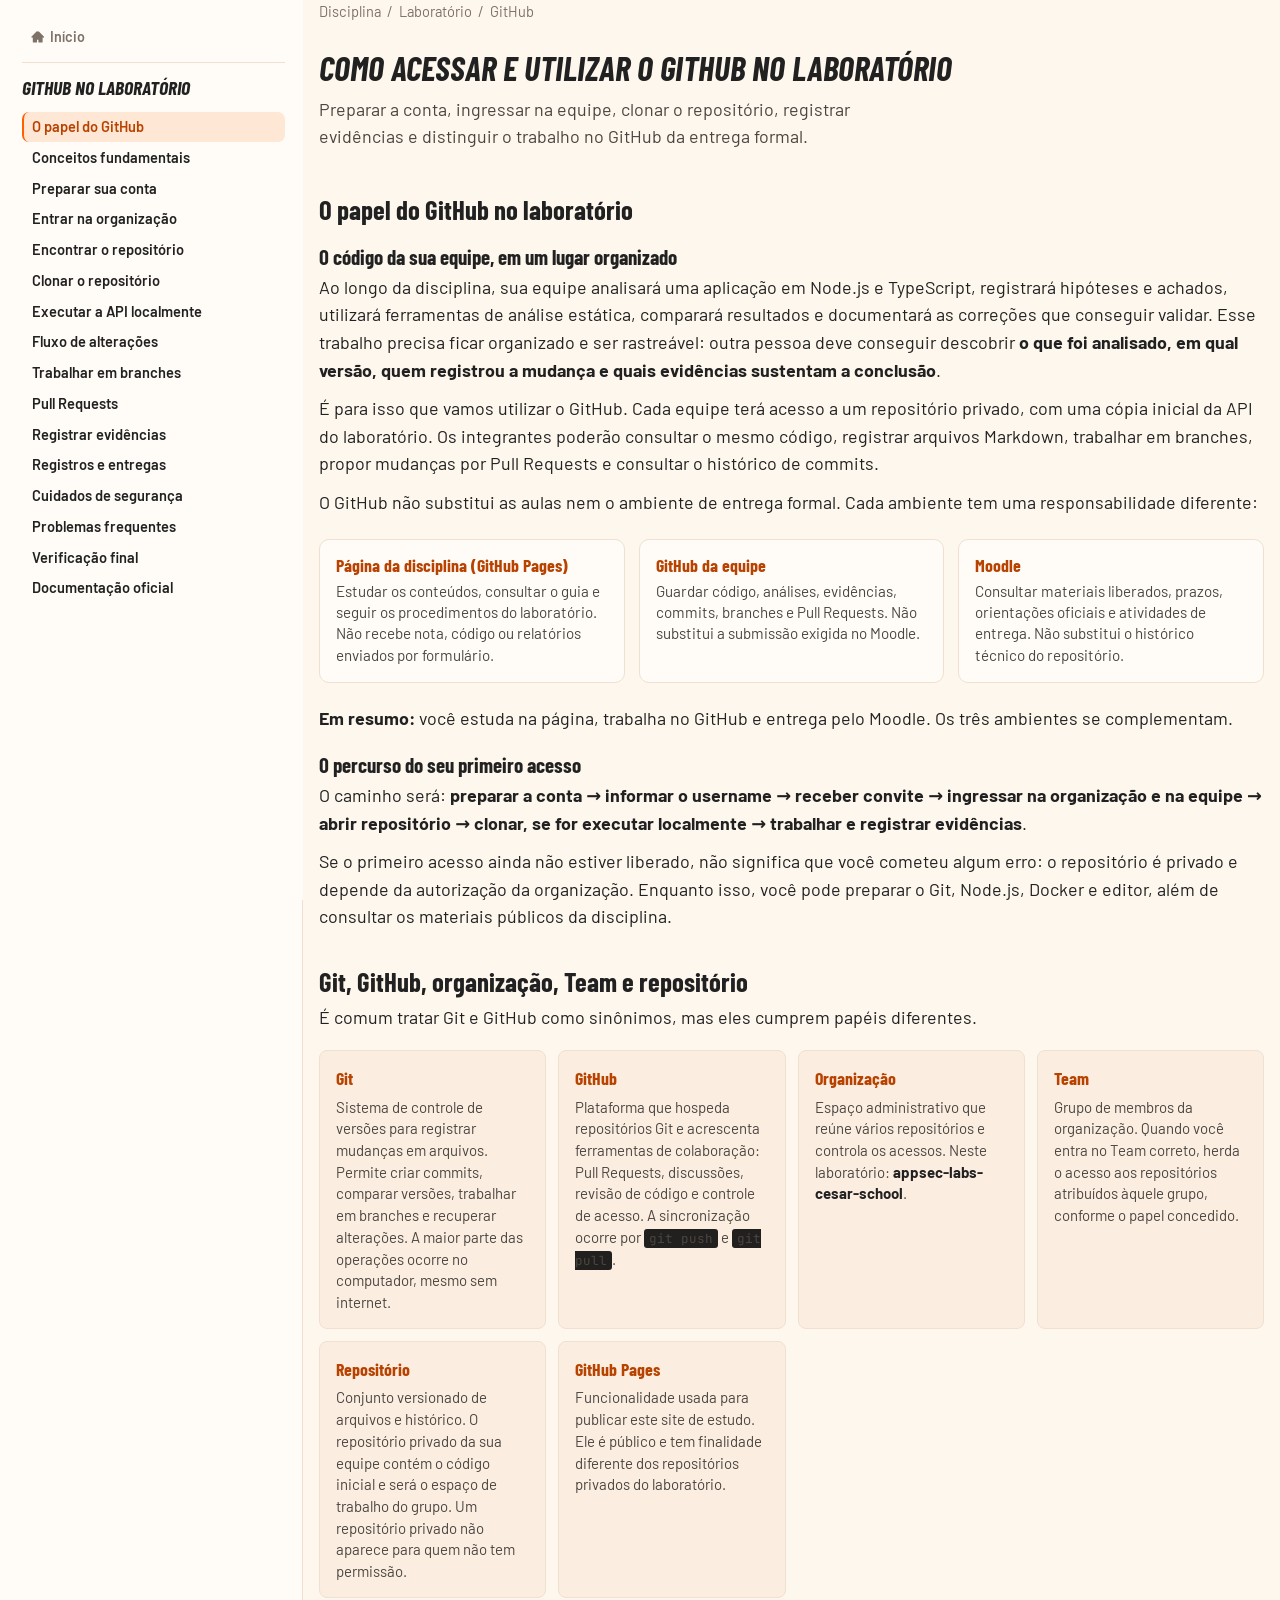
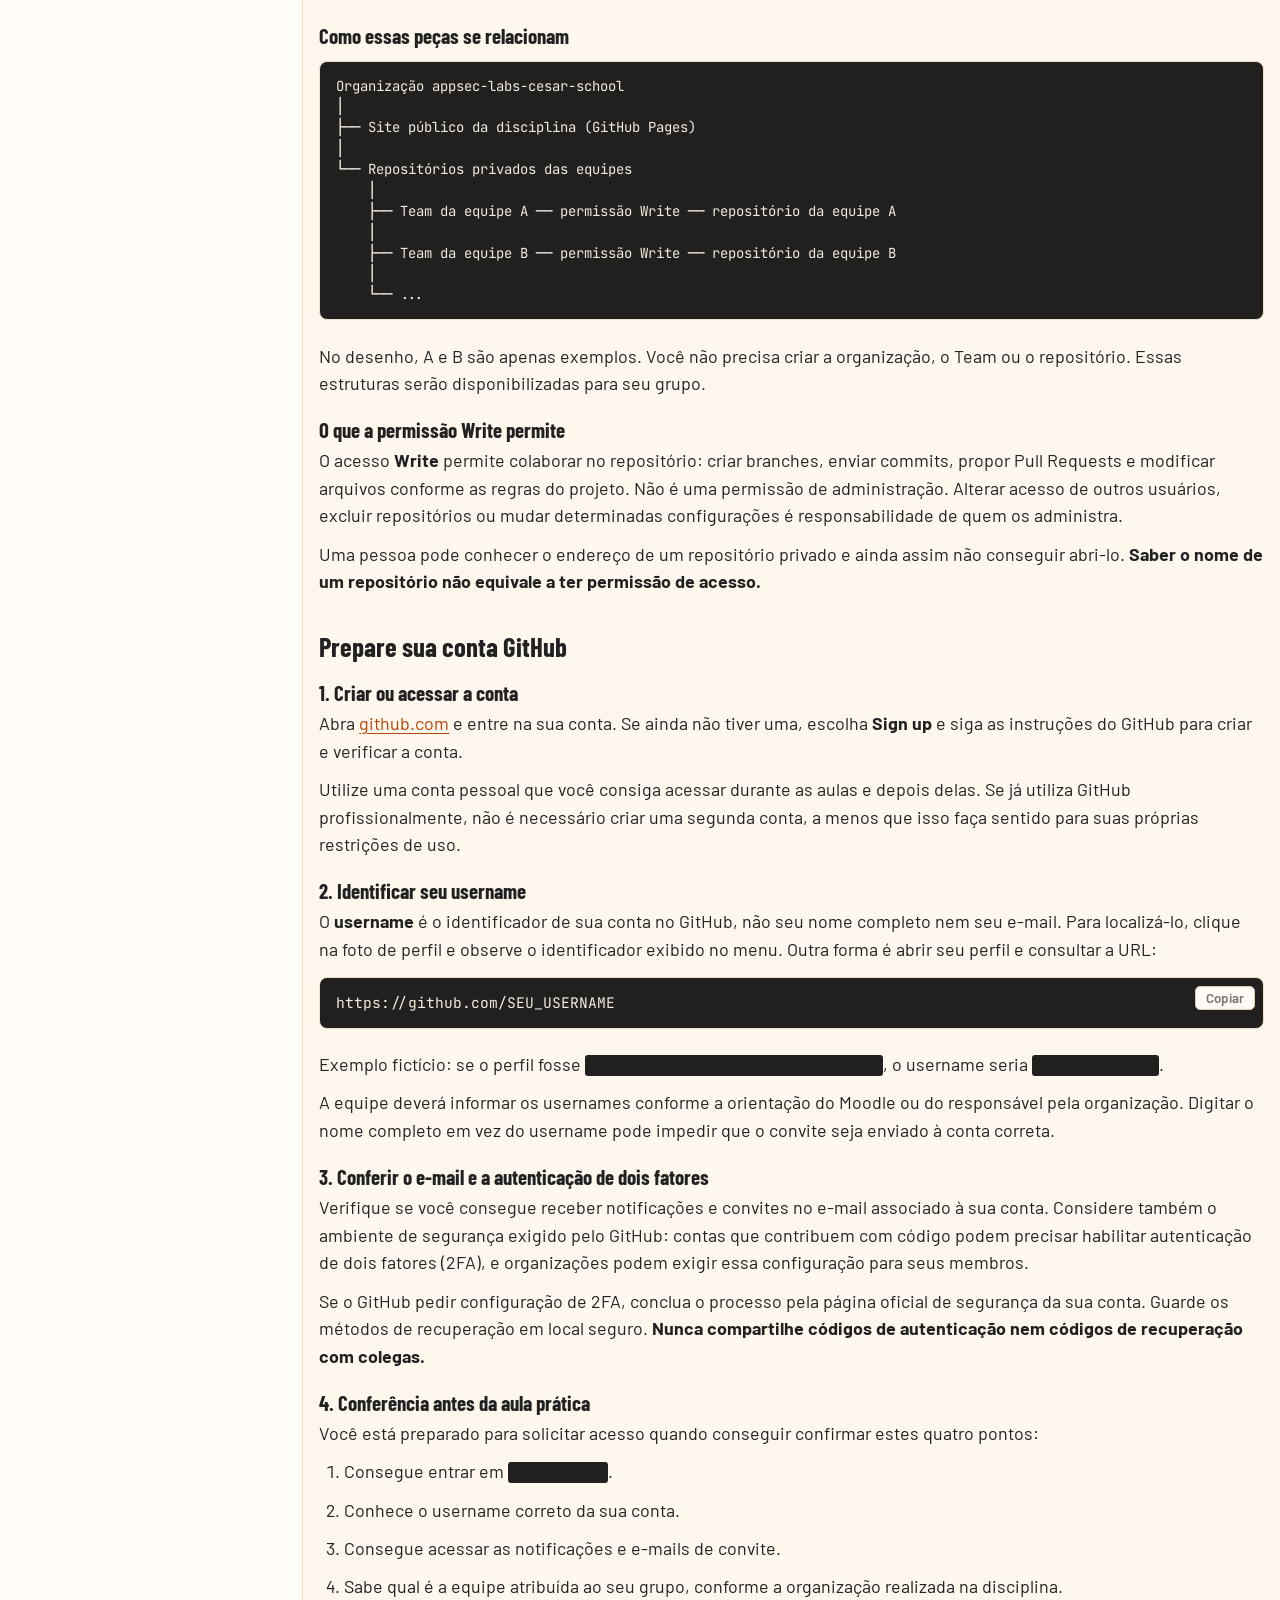
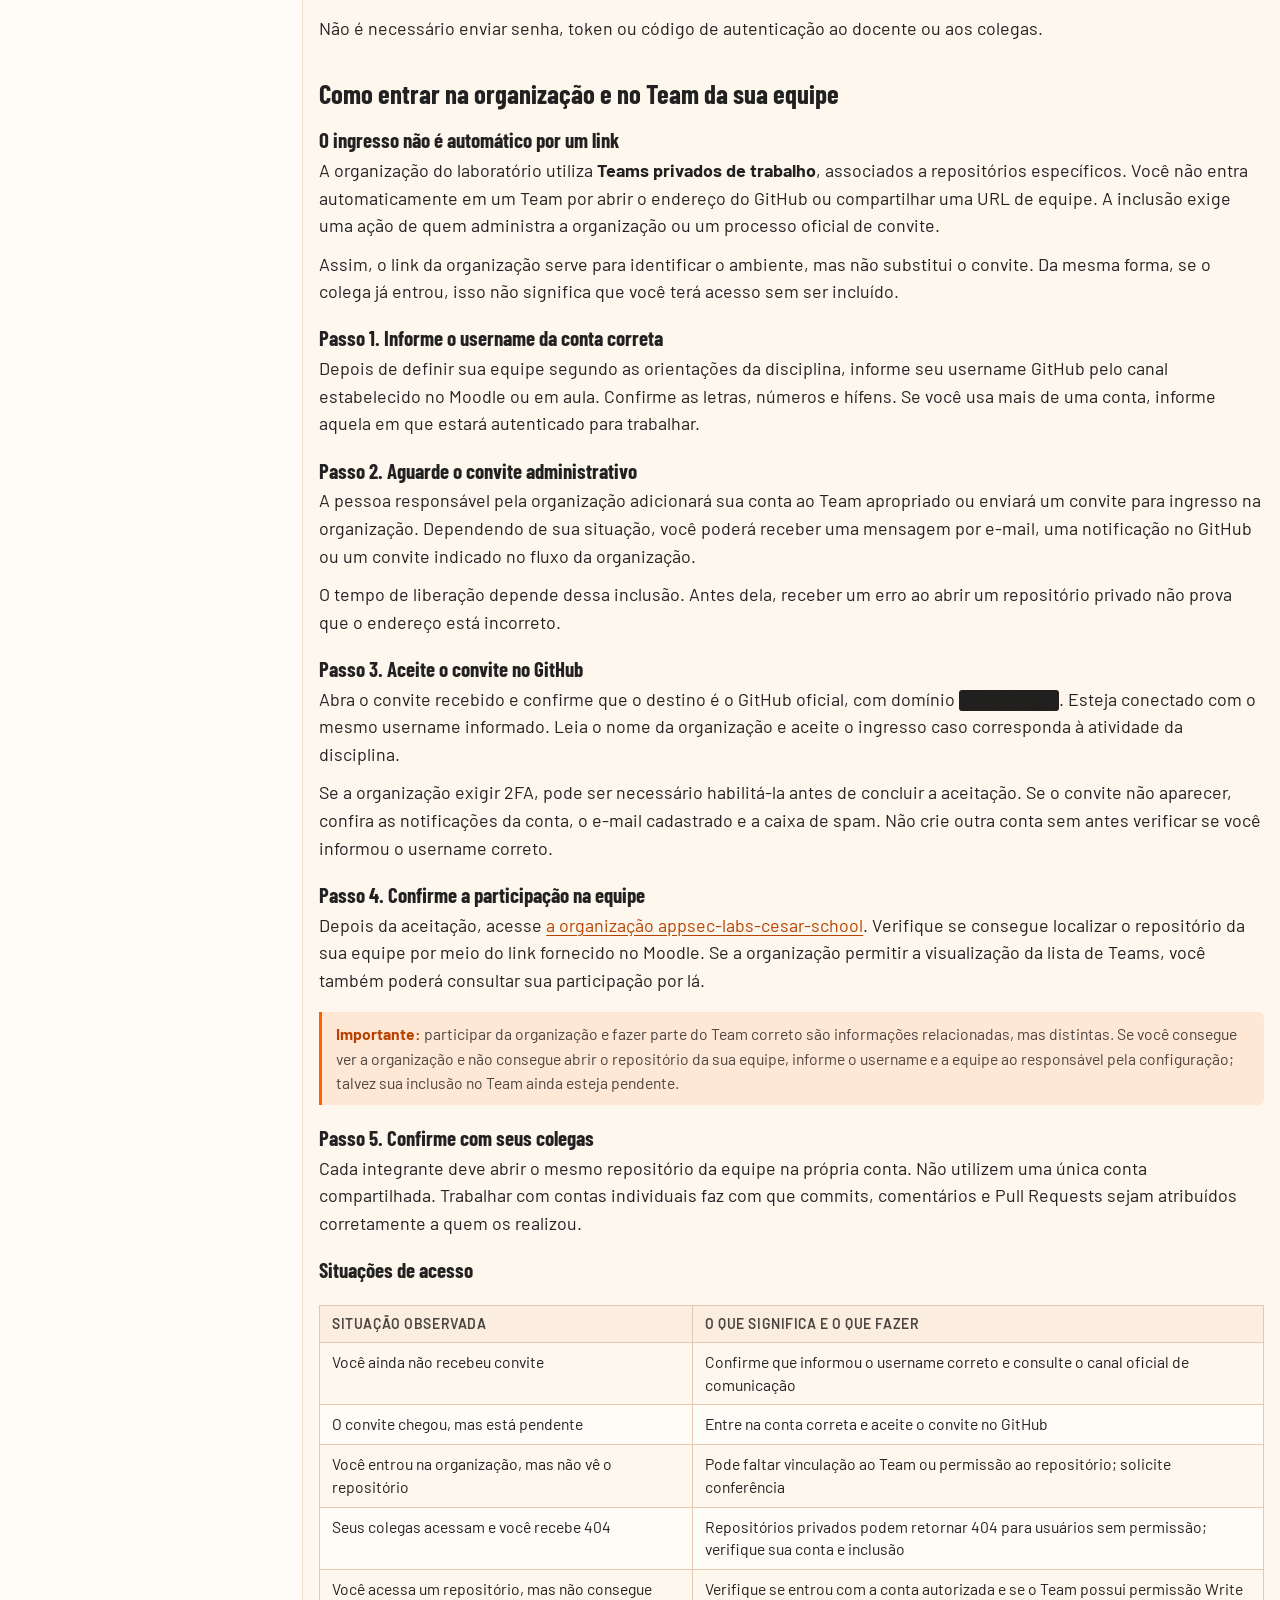
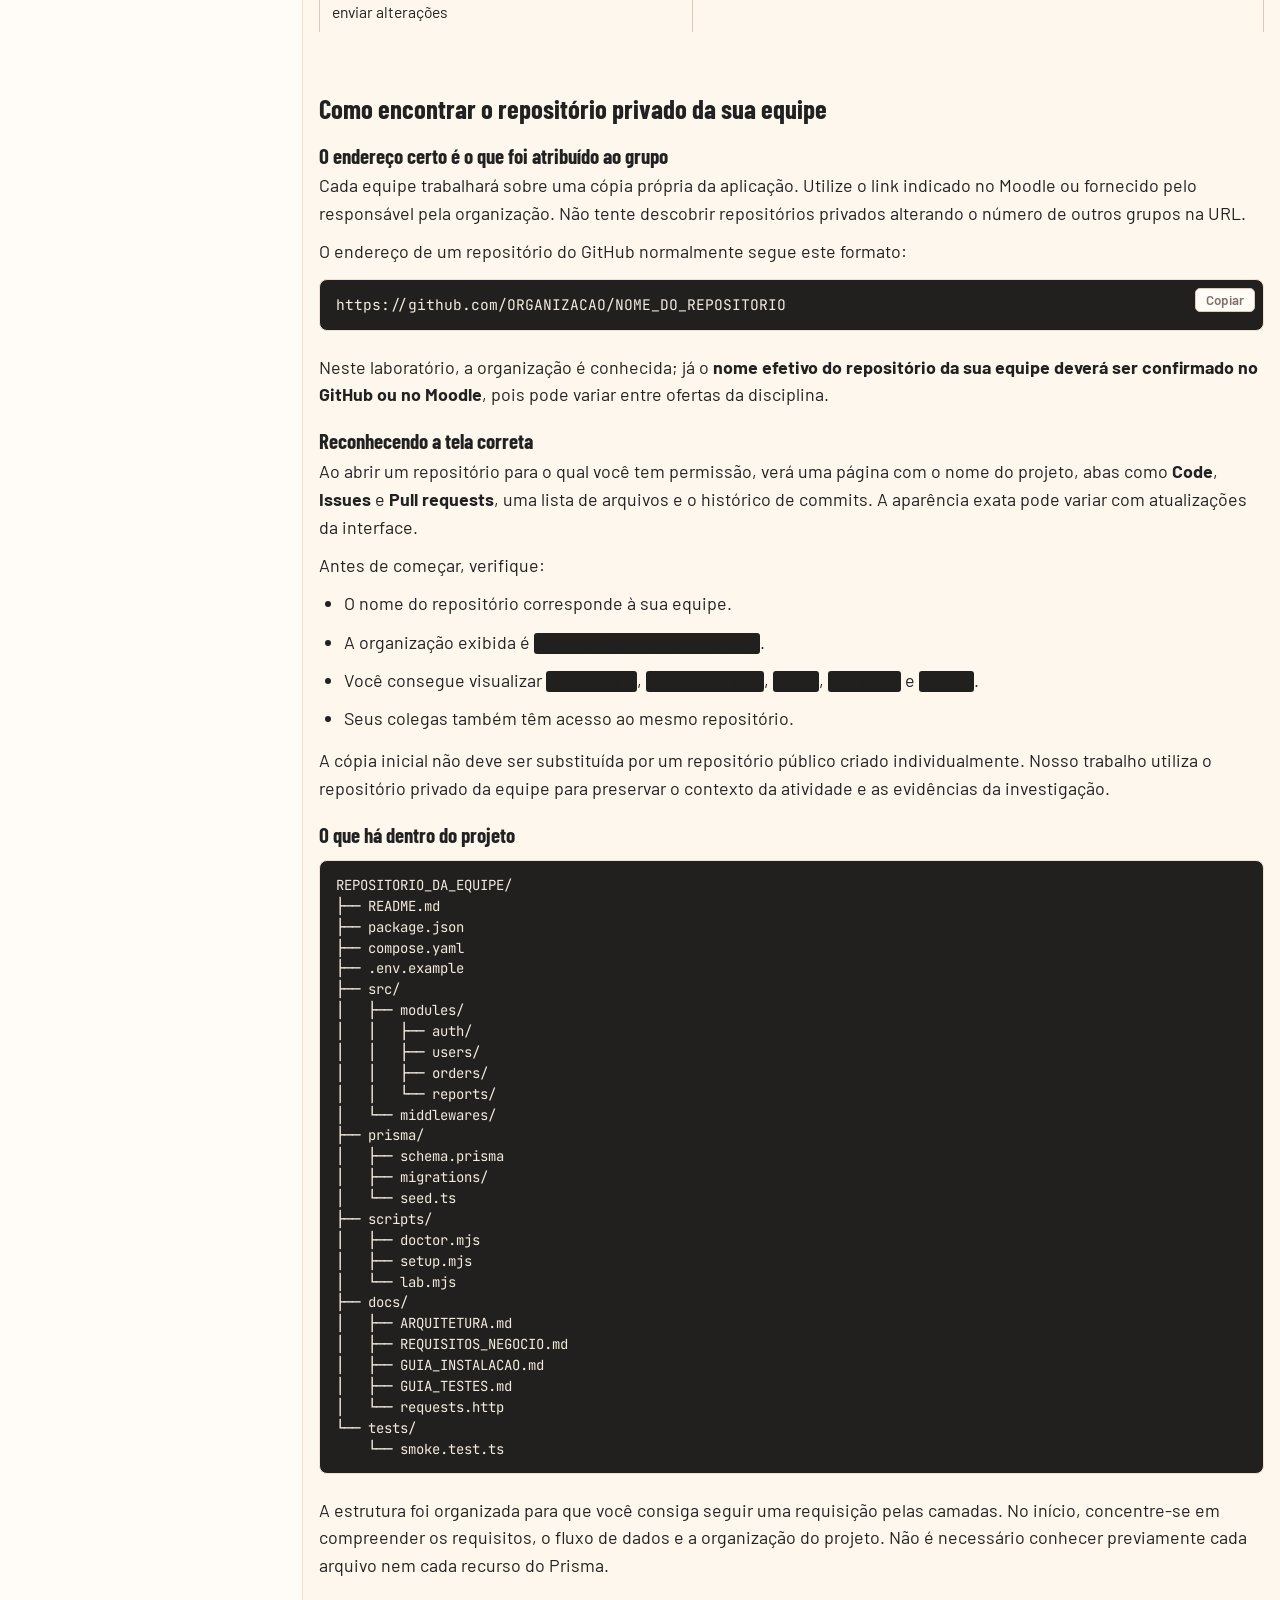
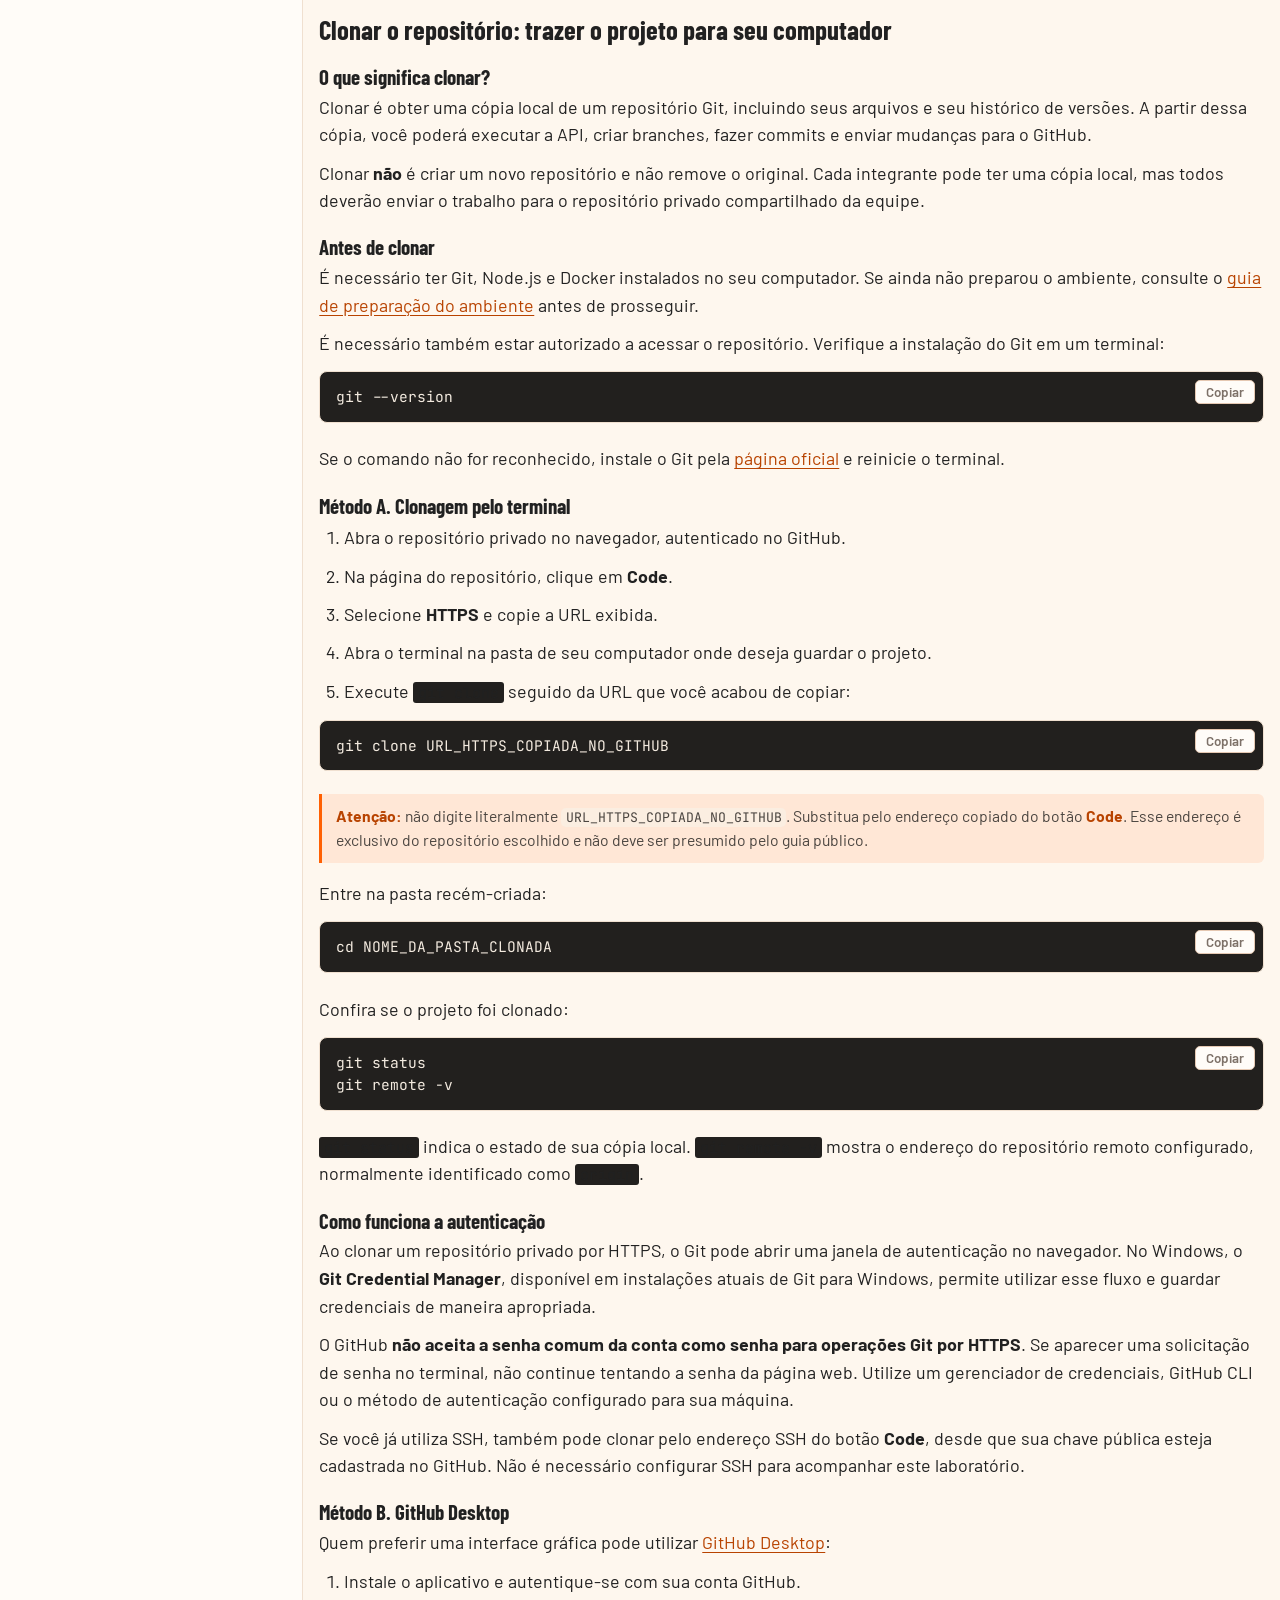
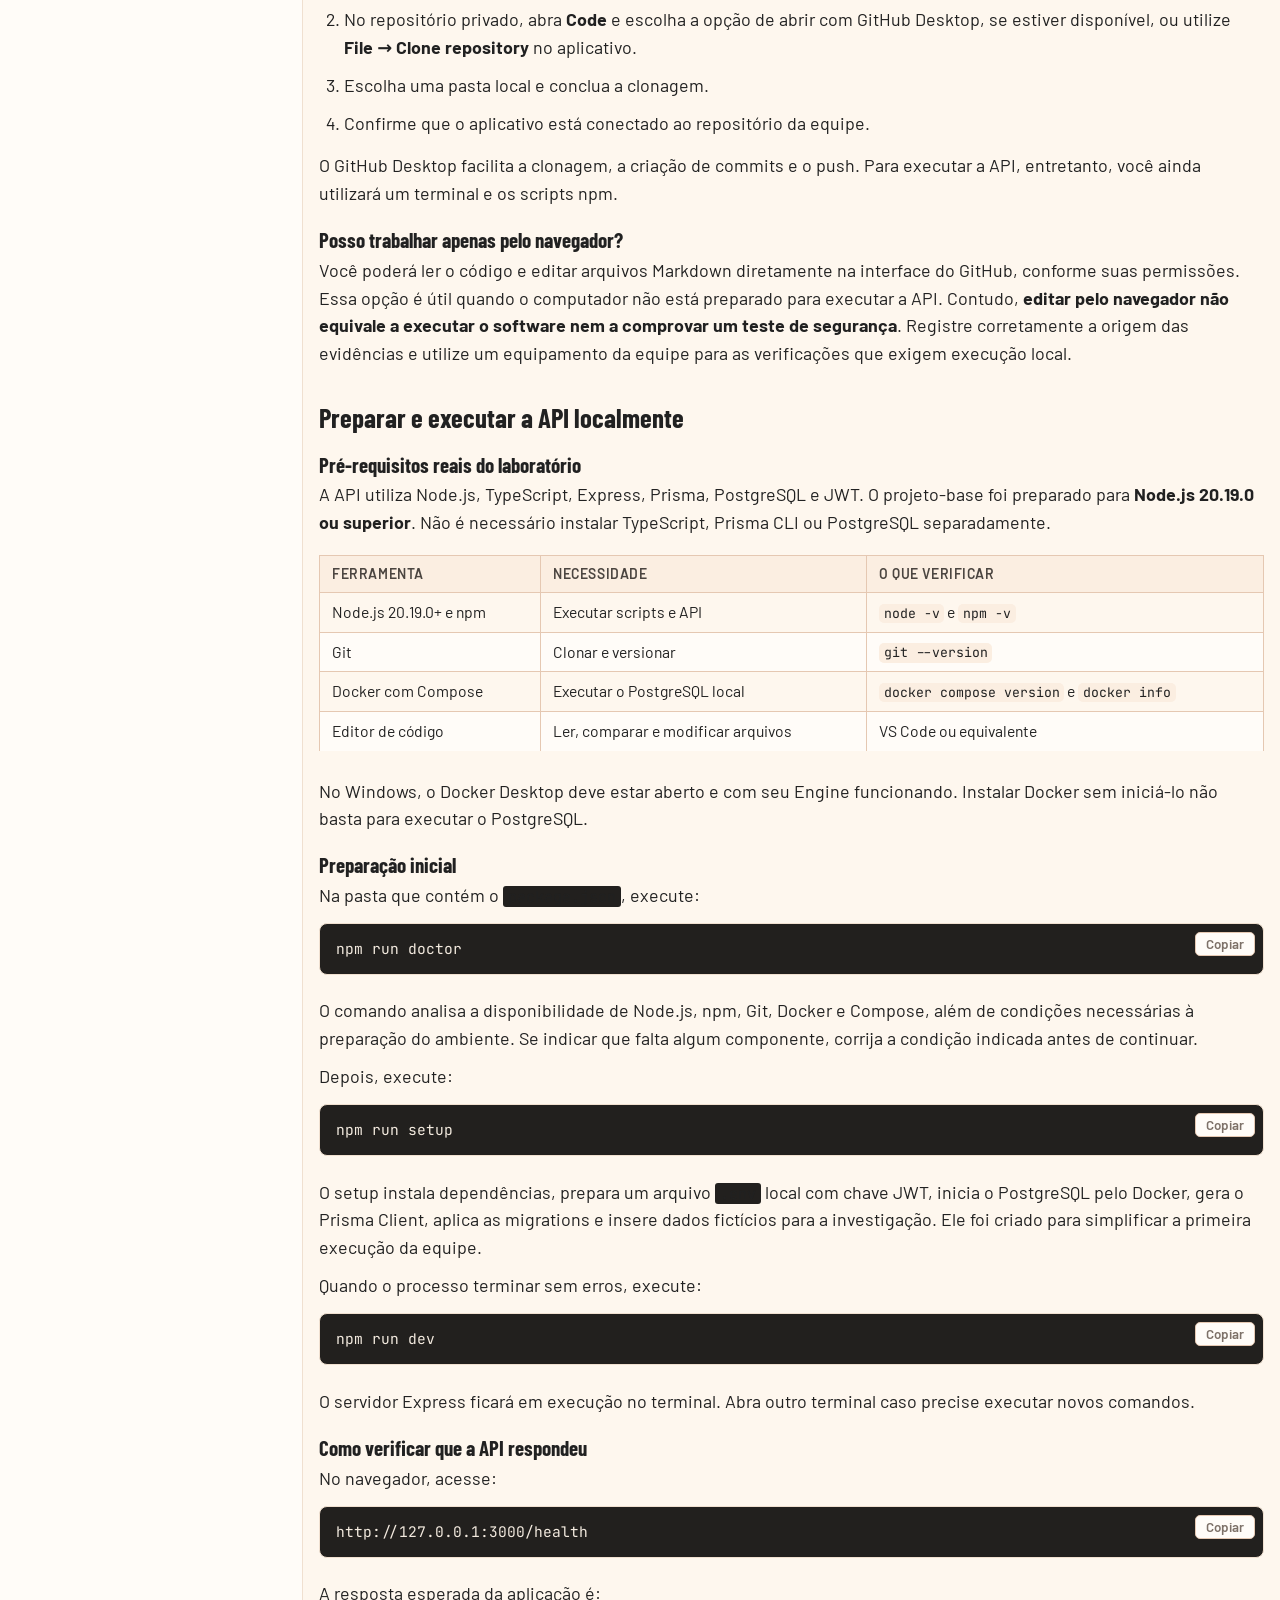
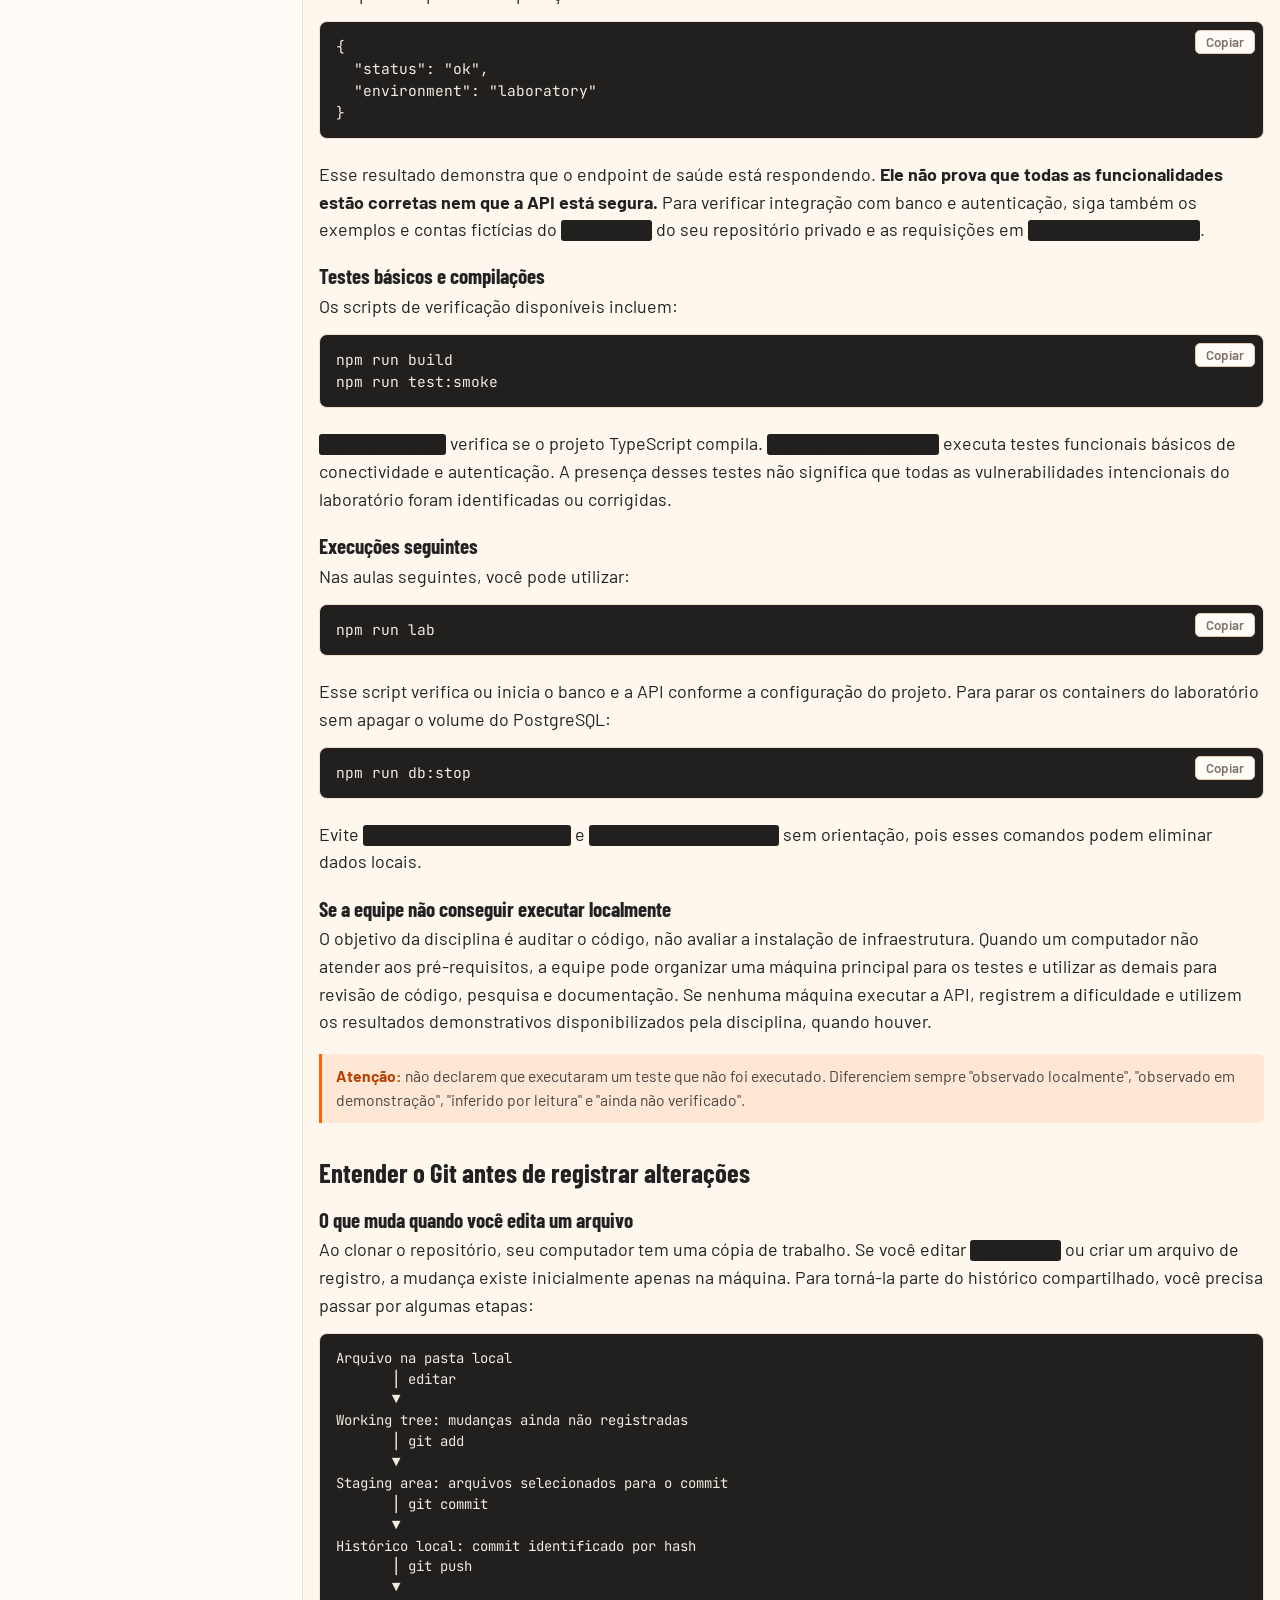
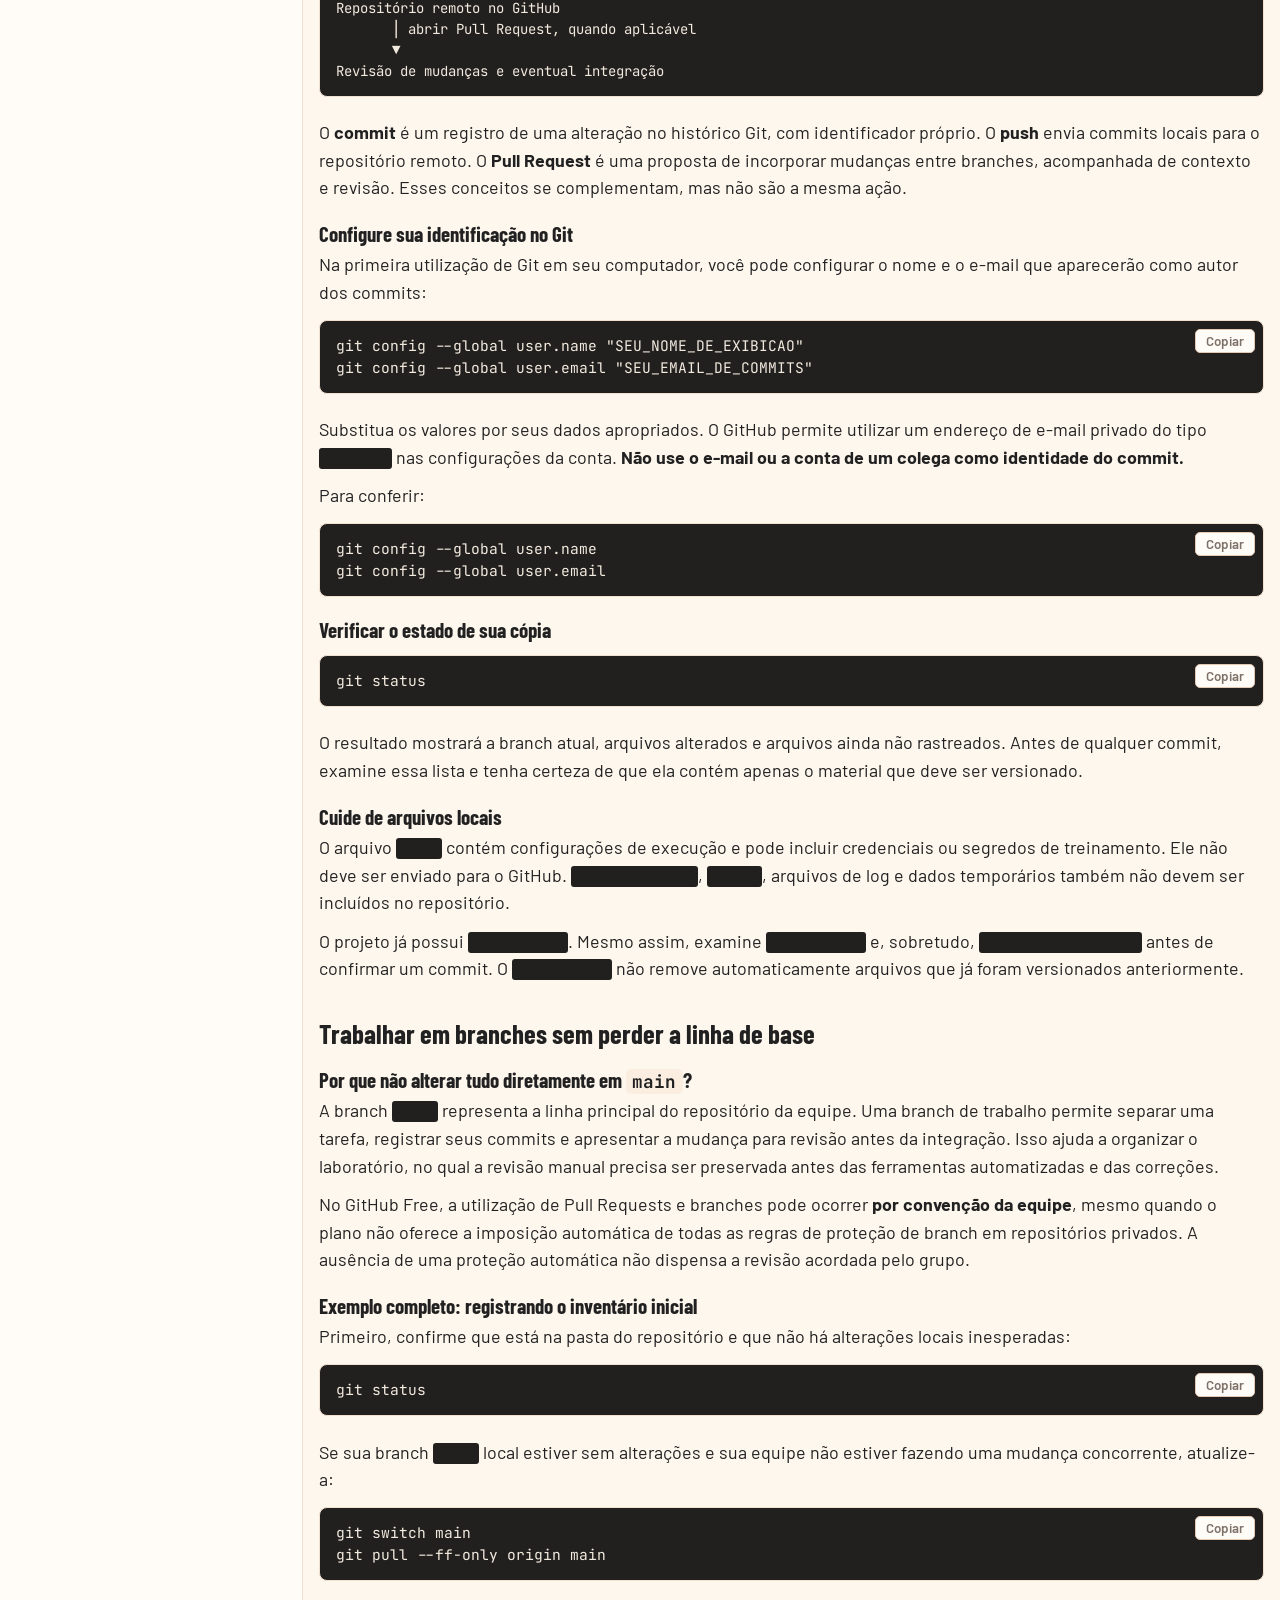
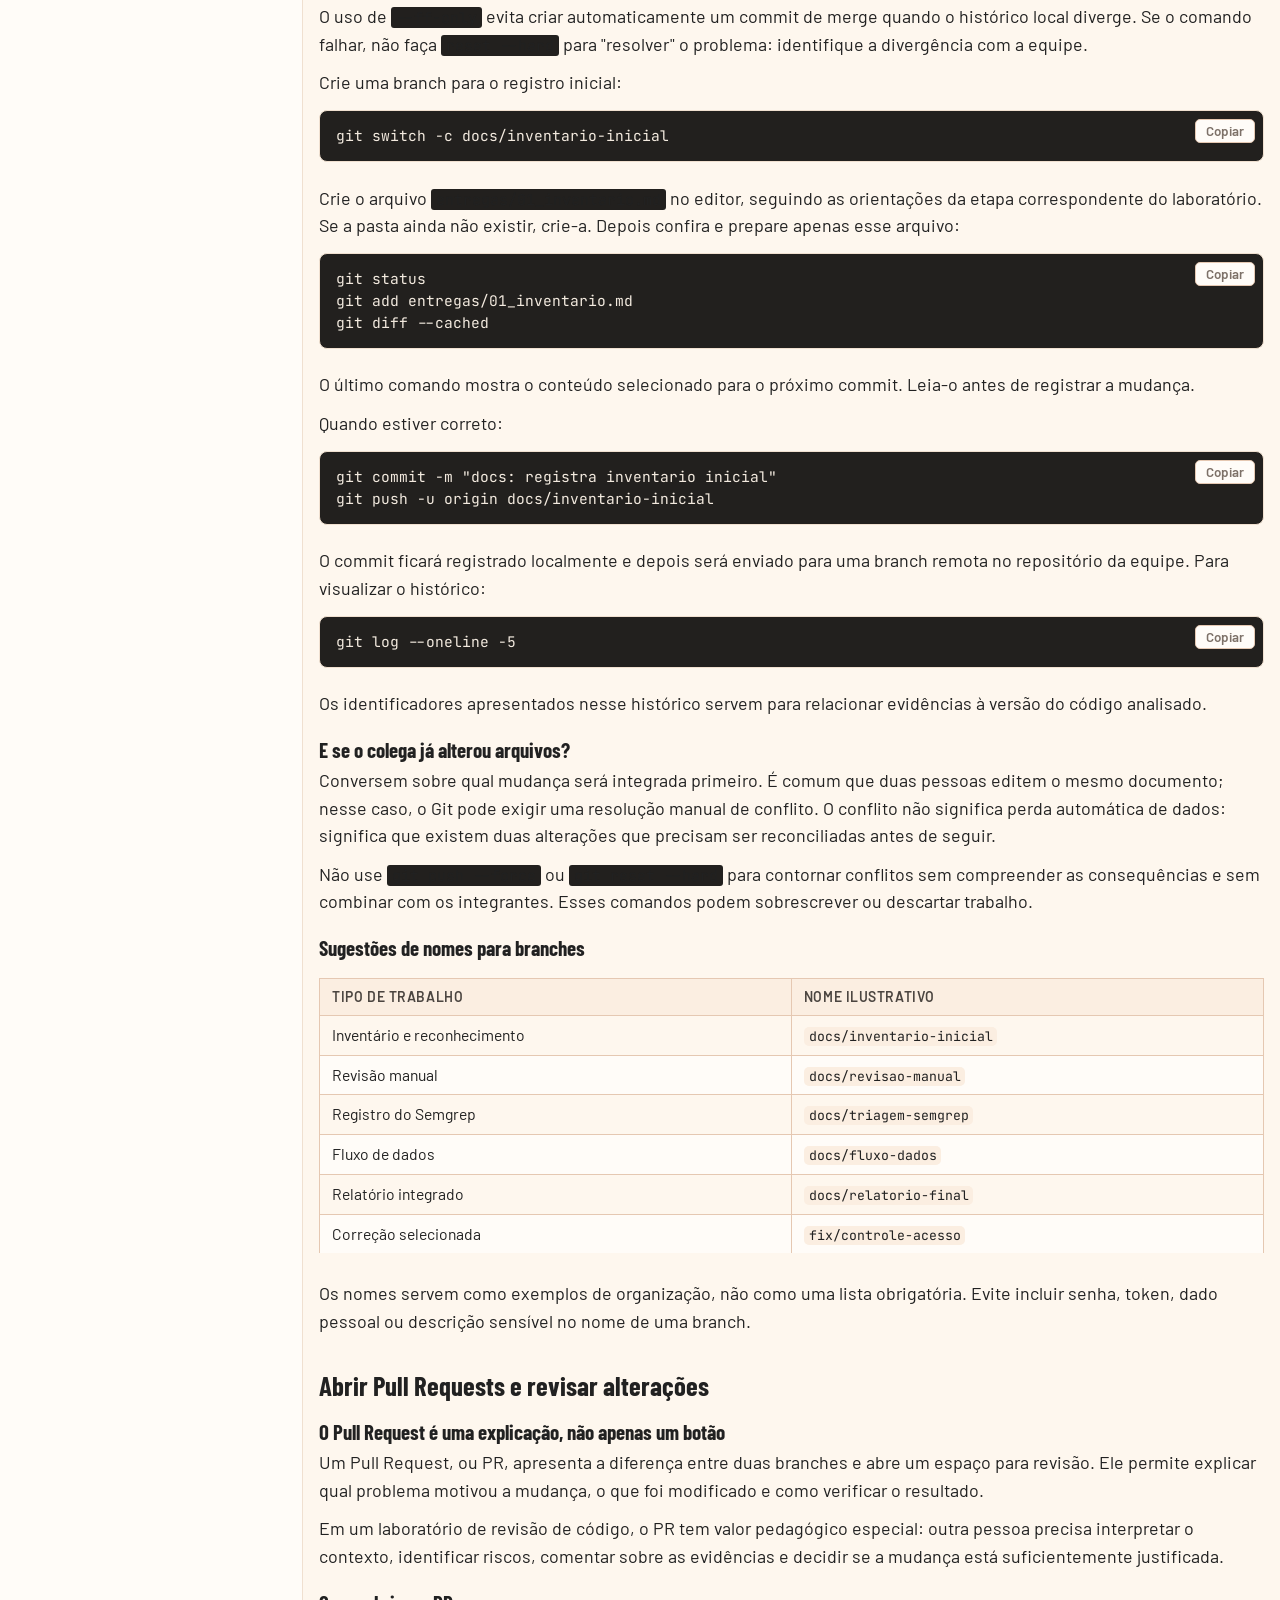
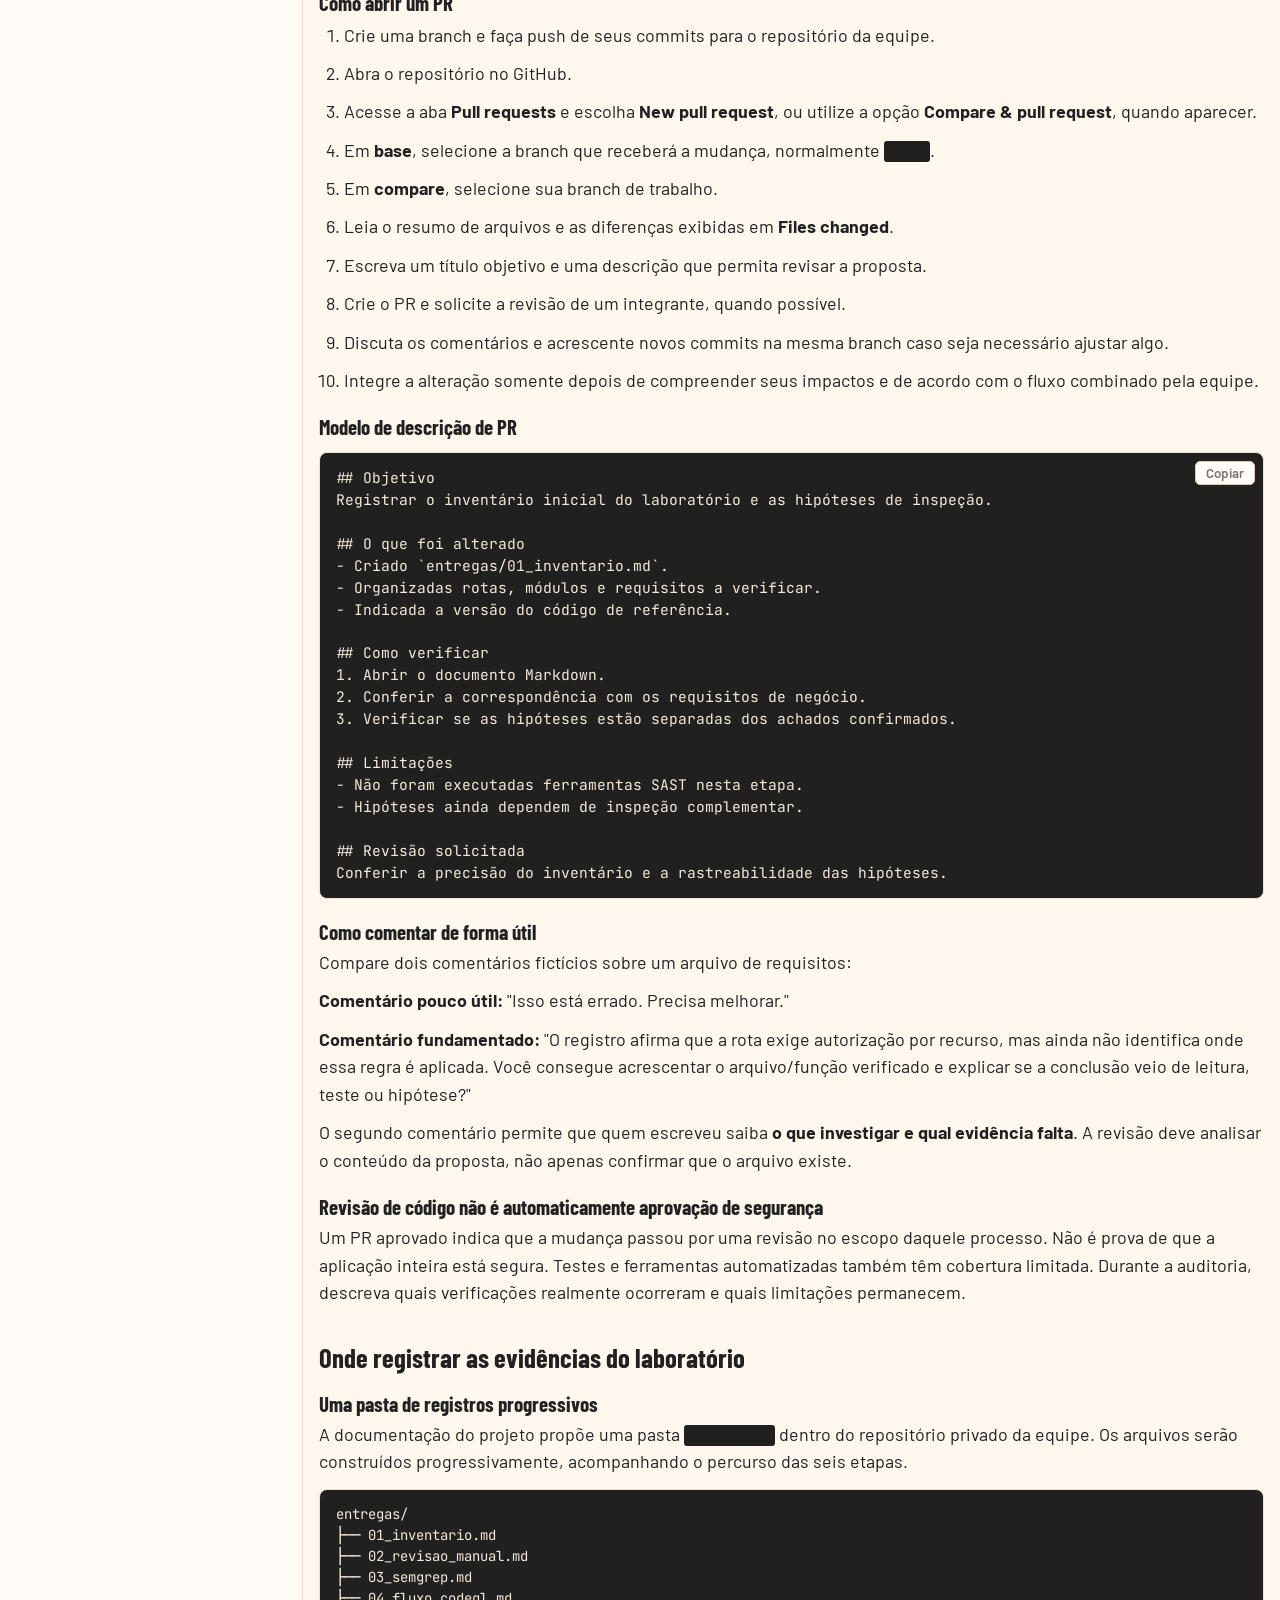
<file: laboratorio/github.html>
<!DOCTYPE html>
<html lang="pt-BR">
<head>
  <meta charset="UTF-8">
  <meta name="viewport" content="width=device-width, initial-scale=1.0">
  <link rel="icon" href="../assets/favicon.svg" type="image/svg+xml">
  <title>Como acessar o GitHub | Laboratório</title>
  <link rel="preconnect" href="https://fonts.googleapis.com">
  <link href="https://fonts.googleapis.com/css2?family=Barlow+Condensed:ital,wght@0,400;0,600;0,700;1,700&family=Barlow:wght@400;600;700&family=JetBrains+Mono:wght@400;700&display=swap" rel="stylesheet">
  <link rel="stylesheet" href="../assets/css/laura-guia.css">
  <link rel="stylesheet" href="../assets/css/github-guia.css">
</head>
<body>

<div class="topo-movel" id="topo-movel">
  <span class="topo-movel-titulo">GitHub no laboratório</span>
  <button aria-expanded="false" aria-controls="nav-movel" class="topo-toggle" id="btn-nav-movel" type="button">Menu</button>
</div>
<nav aria-label="Índice móvel" class="nav-movel" id="nav-movel" hidden>
  <ul class="lat-nav">
    <li><a href="#visao-geral">O papel do GitHub</a></li>
    <li><a href="#conceitos">Conceitos fundamentais</a></li>
    <li><a href="#conta">Preparar sua conta</a></li>
    <li><a href="#entrar-equipe">Entrar na organização</a></li>
    <li><a href="#encontrar-repositorio">Encontrar o repositório</a></li>
    <li><a href="#clonar">Clonar o repositório</a></li>
    <li><a href="#executar">Executar a API localmente</a></li>
    <li><a href="#git-basico">Fluxo de alterações</a></li>
    <li><a href="#branches">Trabalhar em branches</a></li>
    <li><a href="#pull-requests">Pull Requests</a></li>
    <li><a href="#evidencias">Registrar evidências</a></li>
    <li><a href="#entregas">Registros e entregas</a></li>
    <li><a href="#seguranca">Cuidados de segurança</a></li>
    <li><a href="#problemas">Problemas frequentes</a></li>
    <li><a href="#checagem">Verificação final</a></li>
    <li><a href="#referencias">Documentação oficial</a></li>
  </ul>
</nav>

<div class="livro">

  <nav class="lateral" aria-label="Índice do guia GitHub">
    <div class="lateral-header">
      <a href="../index.html" class="voltar-inicio" aria-label="Voltar à página inicial">
        <svg xmlns="http://www.w3.org/2000/svg" viewBox="0 0 20 20" fill="currentColor" aria-hidden="true"><path d="M10.707 2.293a1 1 0 0 0-1.414 0l-7 7a1 1 0 0 0 1.414 1.414L4 10.414V17a1 1 0 0 0 1 1h4a1 1 0 0 0 1-1v-3h2v3a1 1 0 0 0 1 1h4a1 1 0 0 0 1-1v-6.586l.293.293a1 1 0 0 0 1.414-1.414l-7-7z"/></svg>
        Início
      </a>
    </div>
    <strong class="lateral-titulo-bloco">GitHub no laboratório</strong>
    <ul class="lat-nav">
      <li><a href="#visao-geral">O papel do GitHub</a></li>
      <li><a href="#conceitos">Conceitos fundamentais</a></li>
      <li><a href="#conta">Preparar sua conta</a></li>
      <li><a href="#entrar-equipe">Entrar na organização</a></li>
      <li><a href="#encontrar-repositorio">Encontrar o repositório</a></li>
      <li><a href="#clonar">Clonar o repositório</a></li>
      <li><a href="#executar">Executar a API localmente</a></li>
      <li><a href="#git-basico">Fluxo de alterações</a></li>
      <li><a href="#branches">Trabalhar em branches</a></li>
      <li><a href="#pull-requests">Pull Requests</a></li>
      <li><a href="#evidencias">Registrar evidências</a></li>
      <li><a href="#entregas">Registros e entregas</a></li>
      <li><a href="#seguranca">Cuidados de segurança</a></li>
      <li><a href="#problemas">Problemas frequentes</a></li>
      <li><a href="#checagem">Verificação final</a></li>
      <li><a href="#referencias">Documentação oficial</a></li>
    </ul>
  </nav>

  <main class="conteudo">

    <nav aria-label="Navegação estrutural" class="breadcrumb">
      <a href="../index.html">Disciplina</a> <span>/</span>
      <a href="index.html">Laboratório</a> <span>/</span>
      <span>GitHub</span>
    </nav>

    <header class="pagina-header">
      <h1>Como acessar e utilizar o GitHub no laboratório</h1>
      <p class="lead">Preparar a conta, ingressar na equipe, clonar o repositório, registrar evidências e distinguir o trabalho no GitHub da entrega formal.</p>
    </header>

    <!-- ══════════════════════════════════════════════════ -->
    <section id="visao-geral">
      <h2>O papel do GitHub no laboratório</h2>

      <h3>O código da sua equipe, em um lugar organizado</h3>
      <p>Ao longo da disciplina, sua equipe analisará uma aplicação em Node.js e TypeScript, registrará hipóteses e achados, utilizará ferramentas de análise estática, comparará resultados e documentará as correções que conseguir validar. Esse trabalho precisa ficar organizado e ser rastreável: outra pessoa deve conseguir descobrir <strong>o que foi analisado, em qual versão, quem registrou a mudança e quais evidências sustentam a conclusão</strong>.</p>
      <p>É para isso que vamos utilizar o GitHub. Cada equipe terá acesso a um repositório privado, com uma cópia inicial da API do laboratório. Os integrantes poderão consultar o mesmo código, registrar arquivos Markdown, trabalhar em branches, propor mudanças por Pull Requests e consultar o histórico de commits.</p>
      <p>O GitHub não substitui as aulas nem o ambiente de entrega formal. Cada ambiente tem uma responsabilidade diferente:</p>

      <div class="tres-ambientes">
        <div class="amb-card">
          <h4>Página da disciplina (GitHub Pages)</h4>
          <p>Estudar os conteúdos, consultar o guia e seguir os procedimentos do laboratório. Não recebe nota, código ou relatórios enviados por formulário.</p>
        </div>
        <div class="amb-card">
          <h4>GitHub da equipe</h4>
          <p>Guardar código, análises, evidências, commits, branches e Pull Requests. Não substitui a submissão exigida no Moodle.</p>
        </div>
        <div class="amb-card">
          <h4>Moodle</h4>
          <p>Consultar materiais liberados, prazos, orientações oficiais e atividades de entrega. Não substitui o histórico técnico do repositório.</p>
        </div>
      </div>

      <p><strong>Em resumo:</strong> você estuda na página, trabalha no GitHub e entrega pelo Moodle. Os três ambientes se complementam.</p>

      <h3>O percurso do seu primeiro acesso</h3>
      <p>O caminho será: <strong>preparar a conta → informar o username → receber convite → ingressar na organização e na equipe → abrir repositório → clonar, se for executar localmente → trabalhar e registrar evidências</strong>.</p>
      <p>Se o primeiro acesso ainda não estiver liberado, não significa que você cometeu algum erro: o repositório é privado e depende da autorização da organização. Enquanto isso, você pode preparar o Git, Node.js, Docker e editor, além de consultar os materiais públicos da disciplina.</p>
    </section>

    <!-- ══════════════════════════════════════════════════ -->
    <section id="conceitos">
      <h2>Git, GitHub, organização, Team e repositório</h2>
      <p>É comum tratar Git e GitHub como sinônimos, mas eles cumprem papéis diferentes.</p>

      <div class="conceito-cards">
        <div class="conceito-card">
          <div class="termo">Git</div>
          <p>Sistema de controle de versões para registrar mudanças em arquivos. Permite criar commits, comparar versões, trabalhar em branches e recuperar alterações. A maior parte das operações ocorre no computador, mesmo sem internet.</p>
        </div>
        <div class="conceito-card">
          <div class="termo">GitHub</div>
          <p>Plataforma que hospeda repositórios Git e acrescenta ferramentas de colaboração: Pull Requests, discussões, revisão de código e controle de acesso. A sincronização ocorre por <code>git push</code> e <code>git pull</code>.</p>
        </div>
        <div class="conceito-card">
          <div class="termo">Organização</div>
          <p>Espaço administrativo que reúne vários repositórios e controla os acessos. Neste laboratório: <strong>appsec-labs-cesar-school</strong>.</p>
        </div>
        <div class="conceito-card">
          <div class="termo">Team</div>
          <p>Grupo de membros da organização. Quando você entra no Team correto, herda o acesso aos repositórios atribuídos àquele grupo, conforme o papel concedido.</p>
        </div>
        <div class="conceito-card">
          <div class="termo">Repositório</div>
          <p>Conjunto versionado de arquivos e histórico. O repositório privado da sua equipe contém o código inicial e será o espaço de trabalho do grupo. Um repositório privado não aparece para quem não tem permissão.</p>
        </div>
        <div class="conceito-card">
          <div class="termo">GitHub Pages</div>
          <p>Funcionalidade usada para publicar este site de estudo. Ele é público e tem finalidade diferente dos repositórios privados do laboratório.</p>
        </div>
      </div>

      <h3>Como essas peças se relacionam</h3>
<pre class="diagrama">Organização appsec-labs-cesar-school
│
├── Site público da disciplina (GitHub Pages)
│
└── Repositórios privados das equipes
    │
    ├── Team da equipe A ── permissão Write ── repositório da equipe A
    │
    ├── Team da equipe B ── permissão Write ── repositório da equipe B
    │
    └── ...</pre>
      <p>No desenho, A e B são apenas exemplos. Você não precisa criar a organização, o Team ou o repositório. Essas estruturas serão disponibilizadas para seu grupo.</p>

      <h3>O que a permissão Write permite</h3>
      <p>O acesso <strong>Write</strong> permite colaborar no repositório: criar branches, enviar commits, propor Pull Requests e modificar arquivos conforme as regras do projeto. Não é uma permissão de administração. Alterar acesso de outros usuários, excluir repositórios ou mudar determinadas configurações é responsabilidade de quem os administra.</p>
      <p>Uma pessoa pode conhecer o endereço de um repositório privado e ainda assim não conseguir abri-lo. <strong>Saber o nome de um repositório não equivale a ter permissão de acesso.</strong></p>
    </section>

    <!-- ══════════════════════════════════════════════════ -->
    <section id="conta">
      <h2>Prepare sua conta GitHub</h2>

      <h3>1. Criar ou acessar a conta</h3>
      <p>Abra <a href="https://github.com/" target="_blank" rel="noopener noreferrer">github.com</a> e entre na sua conta. Se ainda não tiver uma, escolha <strong>Sign up</strong> e siga as instruções do GitHub para criar e verificar a conta.</p>
      <p>Utilize uma conta pessoal que você consiga acessar durante as aulas e depois delas. Se já utiliza GitHub profissionalmente, não é necessário criar uma segunda conta, a menos que isso faça sentido para suas próprias restrições de uso.</p>

      <h3>2. Identificar seu username</h3>
      <p>O <strong>username</strong> é o identificador de sua conta no GitHub, não seu nome completo nem seu e-mail. Para localizá-lo, clique na foto de perfil e observe o identificador exibido no menu. Outra forma é abrir seu perfil e consultar a URL:</p>
<pre class="bloco-cmd"><code class="bloco-cmd">https://github.com/SEU_USERNAME</code></pre>
      <p>Exemplo fictício: se o perfil fosse <code>https://github.com/aluno-exemplo</code>, o username seria <code>aluno-exemplo</code>.</p>
      <p>A equipe deverá informar os usernames conforme a orientação do Moodle ou do responsável pela organização. Digitar o nome completo em vez do username pode impedir que o convite seja enviado à conta correta.</p>

      <h3>3. Conferir o e-mail e a autenticação de dois fatores</h3>
      <p>Verifique se você consegue receber notificações e convites no e-mail associado à sua conta. Considere também o ambiente de segurança exigido pelo GitHub: contas que contribuem com código podem precisar habilitar autenticação de dois fatores (2FA), e organizações podem exigir essa configuração para seus membros.</p>
      <p>Se o GitHub pedir configuração de 2FA, conclua o processo pela página oficial de segurança da sua conta. Guarde os métodos de recuperação em local seguro. <strong>Nunca compartilhe códigos de autenticação nem códigos de recuperação com colegas.</strong></p>

      <h3>4. Conferência antes da aula prática</h3>
      <p>Você está preparado para solicitar acesso quando conseguir confirmar estes quatro pontos:</p>
      <ol>
        <li>Consegue entrar em <code>github.com</code>.</li>
        <li>Conhece o username correto da sua conta.</li>
        <li>Consegue acessar as notificações e e-mails de convite.</li>
        <li>Sabe qual é a equipe atribuída ao seu grupo, conforme a organização realizada na disciplina.</li>
      </ol>
      <p>Não é necessário enviar senha, token ou código de autenticação ao docente ou aos colegas.</p>
    </section>

    <!-- ══════════════════════════════════════════════════ -->
    <section id="entrar-equipe">
      <h2>Como entrar na organização e no Team da sua equipe</h2>

      <h3>O ingresso não é automático por um link</h3>
      <p>A organização do laboratório utiliza <strong>Teams privados de trabalho</strong>, associados a repositórios específicos. Você não entra automaticamente em um Team por abrir o endereço do GitHub ou compartilhar uma URL de equipe. A inclusão exige uma ação de quem administra a organização ou um processo oficial de convite.</p>
      <p>Assim, o link da organização serve para identificar o ambiente, mas não substitui o convite. Da mesma forma, se o colega já entrou, isso não significa que você terá acesso sem ser incluído.</p>

      <h3>Passo 1. Informe o username da conta correta</h3>
      <p>Depois de definir sua equipe segundo as orientações da disciplina, informe seu username GitHub pelo canal estabelecido no Moodle ou em aula. Confirme as letras, números e hífens. Se você usa mais de uma conta, informe aquela em que estará autenticado para trabalhar.</p>

      <h3>Passo 2. Aguarde o convite administrativo</h3>
      <p>A pessoa responsável pela organização adicionará sua conta ao Team apropriado ou enviará um convite para ingresso na organização. Dependendo de sua situação, você poderá receber uma mensagem por e-mail, uma notificação no GitHub ou um convite indicado no fluxo da organização.</p>
      <p>O tempo de liberação depende dessa inclusão. Antes dela, receber um erro ao abrir um repositório privado não prova que o endereço está incorreto.</p>

      <h3>Passo 3. Aceite o convite no GitHub</h3>
      <p>Abra o convite recebido e confirme que o destino é o GitHub oficial, com domínio <code>github.com</code>. Esteja conectado com o mesmo username informado. Leia o nome da organização e aceite o ingresso caso corresponda à atividade da disciplina.</p>
      <p>Se a organização exigir 2FA, pode ser necessário habilitá-la antes de concluir a aceitação. Se o convite não aparecer, confira as notificações da conta, o e-mail cadastrado e a caixa de spam. Não crie outra conta sem antes verificar se você informou o username correto.</p>

      <h3>Passo 4. Confirme a participação na equipe</h3>
      <p>Depois da aceitação, acesse <a href="https://github.com/appsec-labs-cesar-school" target="_blank" rel="noopener noreferrer">a organização appsec-labs-cesar-school</a>. Verifique se consegue localizar o repositório da sua equipe por meio do link fornecido no Moodle. Se a organização permitir a visualização da lista de Teams, você também poderá consultar sua participação por lá.</p>
      <div class="aviso"><strong>Importante:</strong> participar da organização e fazer parte do Team correto são informações relacionadas, mas distintas. Se você consegue ver a organização e não consegue abrir o repositório da sua equipe, informe o username e a equipe ao responsável pela configuração; talvez sua inclusão no Team ainda esteja pendente.</div>

      <h3>Passo 5. Confirme com seus colegas</h3>
      <p>Cada integrante deve abrir o mesmo repositório da equipe na própria conta. Não utilizem uma única conta compartilhada. Trabalhar com contas individuais faz com que commits, comentários e Pull Requests sejam atribuídos corretamente a quem os realizou.</p>

      <h3>Situações de acesso</h3>
      <div class="situacoes-table">
        <table class="tabela">
          <thead>
            <tr><th>Situação observada</th><th>O que significa e o que fazer</th></tr>
          </thead>
          <tbody>
            <tr><td>Você ainda não recebeu convite</td><td>Confirme que informou o username correto e consulte o canal oficial de comunicação</td></tr>
            <tr><td>O convite chegou, mas está pendente</td><td>Entre na conta correta e aceite o convite no GitHub</td></tr>
            <tr><td>Você entrou na organização, mas não vê o repositório</td><td>Pode faltar vinculação ao Team ou permissão ao repositório; solicite conferência</td></tr>
            <tr><td>Seus colegas acessam e você recebe 404</td><td>Repositórios privados podem retornar 404 para usuários sem permissão; verifique sua conta e inclusão</td></tr>
            <tr><td>Você acessa um repositório, mas não consegue enviar alterações</td><td>Verifique se entrou com a conta autorizada e se o Team possui permissão Write</td></tr>
          </tbody>
        </table>
      </div>
    </section>

    <!-- ══════════════════════════════════════════════════ -->
    <section id="encontrar-repositorio">
      <h2>Como encontrar o repositório privado da sua equipe</h2>

      <h3>O endereço certo é o que foi atribuído ao grupo</h3>
      <p>Cada equipe trabalhará sobre uma cópia própria da aplicação. Utilize o link indicado no Moodle ou fornecido pelo responsável pela organização. Não tente descobrir repositórios privados alterando o número de outros grupos na URL.</p>
      <p>O endereço de um repositório do GitHub normalmente segue este formato:</p>
<pre class="bloco-cmd"><code class="bloco-cmd">https://github.com/ORGANIZACAO/NOME_DO_REPOSITORIO</code></pre>
      <p>Neste laboratório, a organização é conhecida; já o <strong>nome efetivo do repositório da sua equipe deverá ser confirmado no GitHub ou no Moodle</strong>, pois pode variar entre ofertas da disciplina.</p>

      <h3>Reconhecendo a tela correta</h3>
      <p>Ao abrir um repositório para o qual você tem permissão, verá uma página com o nome do projeto, abas como <strong>Code</strong>, <strong>Issues</strong> e <strong>Pull requests</strong>, uma lista de arquivos e o histórico de commits. A aparência exata pode variar com atualizações da interface.</p>
      <p>Antes de começar, verifique:</p>
      <ul>
        <li>O nome do repositório corresponde à sua equipe.</li>
        <li>A organização exibida é <code>appsec-labs-cesar-school</code>.</li>
        <li>Você consegue visualizar <code>README.md</code>, <code>package.json</code>, <code>src/</code>, <code>prisma/</code> e <code>docs/</code>.</li>
        <li>Seus colegas também têm acesso ao mesmo repositório.</li>
      </ul>
      <p>A cópia inicial não deve ser substituída por um repositório público criado individualmente. Nosso trabalho utiliza o repositório privado da equipe para preservar o contexto da atividade e as evidências da investigação.</p>

      <h3>O que há dentro do projeto</h3>
<pre class="arvore">REPOSITORIO_DA_EQUIPE/
├── README.md
├── package.json
├── compose.yaml
├── .env.example
├── src/
│   ├── modules/
│   │   ├── auth/
│   │   ├── users/
│   │   ├── orders/
│   │   └── reports/
│   └── middlewares/
├── prisma/
│   ├── schema.prisma
│   ├── migrations/
│   └── seed.ts
├── scripts/
│   ├── doctor.mjs
│   ├── setup.mjs
│   └── lab.mjs
├── docs/
│   ├── ARQUITETURA.md
│   ├── REQUISITOS_NEGOCIO.md
│   ├── GUIA_INSTALACAO.md
│   ├── GUIA_TESTES.md
│   └── requests.http
└── tests/
    └── smoke.test.ts</pre>
      <p>A estrutura foi organizada para que você consiga seguir uma requisição pelas camadas. No início, concentre-se em compreender os requisitos, o fluxo de dados e a organização do projeto. Não é necessário conhecer previamente cada arquivo nem cada recurso do Prisma.</p>
    </section>

    <!-- ══════════════════════════════════════════════════ -->
    <section id="clonar">
      <h2>Clonar o repositório: trazer o projeto para seu computador</h2>

      <h3>O que significa clonar?</h3>
      <p>Clonar é obter uma cópia local de um repositório Git, incluindo seus arquivos e seu histórico de versões. A partir dessa cópia, você poderá executar a API, criar branches, fazer commits e enviar mudanças para o GitHub.</p>
      <p>Clonar <strong>não</strong> é criar um novo repositório e não remove o original. Cada integrante pode ter uma cópia local, mas todos deverão enviar o trabalho para o repositório privado compartilhado da equipe.</p>

      <h3>Antes de clonar</h3>
      <p>É necessário ter Git, Node.js e Docker instalados no seu computador. Se ainda não preparou o ambiente, consulte o <a href="instalacao.html">guia de preparação do ambiente</a> antes de prosseguir.</p>
      <p>É necessário também estar autorizado a acessar o repositório. Verifique a instalação do Git em um terminal:</p>
<pre class="bloco-bash"><code class="bloco-cmd">git --version</code></pre>
      <p>Se o comando não for reconhecido, instale o Git pela <a href="https://git-scm.com/downloads" target="_blank" rel="noopener noreferrer">página oficial</a> e reinicie o terminal.</p>

      <h3>Método A. Clonagem pelo terminal</h3>
      <ol>
        <li>Abra o repositório privado no navegador, autenticado no GitHub.</li>
        <li>Na página do repositório, clique em <strong>Code</strong>.</li>
        <li>Selecione <strong>HTTPS</strong> e copie a URL exibida.</li>
        <li>Abra o terminal na pasta de seu computador onde deseja guardar o projeto.</li>
        <li>Execute <code>git clone</code> seguido da URL que você acabou de copiar:</li>
      </ol>
<pre class="bloco-bash"><code class="bloco-cmd">git clone URL_HTTPS_COPIADA_NO_GITHUB</code></pre>
      <div class="aviso"><strong>Atenção:</strong> não digite literalmente <code>URL_HTTPS_COPIADA_NO_GITHUB</code>. Substitua pelo endereço copiado do botão <strong>Code</strong>. Esse endereço é exclusivo do repositório escolhido e não deve ser presumido pelo guia público.</div>
      <p>Entre na pasta recém-criada:</p>
<pre class="bloco-bash"><code class="bloco-cmd">cd NOME_DA_PASTA_CLONADA</code></pre>
      <p>Confira se o projeto foi clonado:</p>
<pre class="bloco-bash"><code class="bloco-cmd">git status
git remote -v</code></pre>
      <p><code>git status</code> indica o estado de sua cópia local. <code>git remote -v</code> mostra o endereço do repositório remoto configurado, normalmente identificado como <code>origin</code>.</p>

      <h3>Como funciona a autenticação</h3>
      <p>Ao clonar um repositório privado por HTTPS, o Git pode abrir uma janela de autenticação no navegador. No Windows, o <strong>Git Credential Manager</strong>, disponível em instalações atuais de Git para Windows, permite utilizar esse fluxo e guardar credenciais de maneira apropriada.</p>
      <p>O GitHub <strong>não aceita a senha comum da conta como senha para operações Git por HTTPS</strong>. Se aparecer uma solicitação de senha no terminal, não continue tentando a senha da página web. Utilize um gerenciador de credenciais, GitHub CLI ou o método de autenticação configurado para sua máquina.</p>
      <p>Se você já utiliza SSH, também pode clonar pelo endereço SSH do botão <strong>Code</strong>, desde que sua chave pública esteja cadastrada no GitHub. Não é necessário configurar SSH para acompanhar este laboratório.</p>

      <h3>Método B. GitHub Desktop</h3>
      <p>Quem preferir uma interface gráfica pode utilizar <a href="https://desktop.github.com/" target="_blank" rel="noopener noreferrer">GitHub Desktop</a>:</p>
      <ol>
        <li>Instale o aplicativo e autentique-se com sua conta GitHub.</li>
        <li>No repositório privado, abra <strong>Code</strong> e escolha a opção de abrir com GitHub Desktop, se estiver disponível, ou utilize <strong>File → Clone repository</strong> no aplicativo.</li>
        <li>Escolha uma pasta local e conclua a clonagem.</li>
        <li>Confirme que o aplicativo está conectado ao repositório da equipe.</li>
      </ol>
      <p>O GitHub Desktop facilita a clonagem, a criação de commits e o push. Para executar a API, entretanto, você ainda utilizará um terminal e os scripts npm.</p>

      <h3>Posso trabalhar apenas pelo navegador?</h3>
      <p>Você poderá ler o código e editar arquivos Markdown diretamente na interface do GitHub, conforme suas permissões. Essa opção é útil quando o computador não está preparado para executar a API. Contudo, <strong>editar pelo navegador não equivale a executar o software nem a comprovar um teste de segurança</strong>. Registre corretamente a origem das evidências e utilize um equipamento da equipe para as verificações que exigem execução local.</p>
    </section>

    <!-- ══════════════════════════════════════════════════ -->
    <section id="executar">
      <h2>Preparar e executar a API localmente</h2>

      <h3>Pré-requisitos reais do laboratório</h3>
      <p>A API utiliza Node.js, TypeScript, Express, Prisma, PostgreSQL e JWT. O projeto-base foi preparado para <strong>Node.js 20.19.0 ou superior</strong>. Não é necessário instalar TypeScript, Prisma CLI ou PostgreSQL separadamente.</p>
      <table class="tabela">
        <thead>
          <tr><th>Ferramenta</th><th>Necessidade</th><th>O que verificar</th></tr>
        </thead>
        <tbody>
          <tr><td>Node.js 20.19.0+ e npm</td><td>Executar scripts e API</td><td><code>node -v</code> e <code>npm -v</code></td></tr>
          <tr><td>Git</td><td>Clonar e versionar</td><td><code>git --version</code></td></tr>
          <tr><td>Docker com Compose</td><td>Executar o PostgreSQL local</td><td><code>docker compose version</code> e <code>docker info</code></td></tr>
          <tr><td>Editor de código</td><td>Ler, comparar e modificar arquivos</td><td>VS Code ou equivalente</td></tr>
        </tbody>
      </table>
      <p>No Windows, o Docker Desktop deve estar aberto e com seu Engine funcionando. Instalar Docker sem iniciá-lo não basta para executar o PostgreSQL.</p>

      <h3>Preparação inicial</h3>
      <p>Na pasta que contém o <code>package.json</code>, execute:</p>
<pre class="bloco-bash"><code class="bloco-cmd">npm run doctor</code></pre>
      <p>O comando analisa a disponibilidade de Node.js, npm, Git, Docker e Compose, além de condições necessárias à preparação do ambiente. Se indicar que falta algum componente, corrija a condição indicada antes de continuar.</p>
      <p>Depois, execute:</p>
<pre class="bloco-bash"><code class="bloco-cmd">npm run setup</code></pre>
      <p>O setup instala dependências, prepara um arquivo <code>.env</code> local com chave JWT, inicia o PostgreSQL pelo Docker, gera o Prisma Client, aplica as migrations e insere dados fictícios para a investigação. Ele foi criado para simplificar a primeira execução da equipe.</p>
      <p>Quando o processo terminar sem erros, execute:</p>
<pre class="bloco-bash"><code class="bloco-cmd">npm run dev</code></pre>
      <p>O servidor Express ficará em execução no terminal. Abra outro terminal caso precise executar novos comandos.</p>

      <h3>Como verificar que a API respondeu</h3>
      <p>No navegador, acesse:</p>
<pre class="bloco-cmd"><code class="bloco-cmd">http://127.0.0.1:3000/health</code></pre>
      <p>A resposta esperada da aplicação é:</p>
<pre class="bloco-cmd"><code class="bloco-cmd">{
  "status": "ok",
  "environment": "laboratory"
}</code></pre>
      <p>Esse resultado demonstra que o endpoint de saúde está respondendo. <strong>Ele não prova que todas as funcionalidades estão corretas nem que a API está segura.</strong> Para verificar integração com banco e autenticação, siga também os exemplos e contas fictícias do <code>README.md</code> do seu repositório privado e as requisições em <code>docs/requests.http</code>.</p>

      <h3>Testes básicos e compilações</h3>
      <p>Os scripts de verificação disponíveis incluem:</p>
<pre class="bloco-bash"><code class="bloco-cmd">npm run build
npm run test:smoke</code></pre>
      <p><code>npm run build</code> verifica se o projeto TypeScript compila. <code>npm run test:smoke</code> executa testes funcionais básicos de conectividade e autenticação. A presença desses testes não significa que todas as vulnerabilidades intencionais do laboratório foram identificadas ou corrigidas.</p>

      <h3>Execuções seguintes</h3>
      <p>Nas aulas seguintes, você pode utilizar:</p>
<pre class="bloco-bash"><code class="bloco-cmd">npm run lab</code></pre>
      <p>Esse script verifica ou inicia o banco e a API conforme a configuração do projeto. Para parar os containers do laboratório sem apagar o volume do PostgreSQL:</p>
<pre class="bloco-bash"><code class="bloco-cmd">npm run db:stop</code></pre>
      <p>Evite <code>docker compose down -v</code> e <code>prisma migrate reset</code> sem orientação, pois esses comandos podem eliminar dados locais.</p>

      <h3>Se a equipe não conseguir executar localmente</h3>
      <p>O objetivo da disciplina é auditar o código, não avaliar a instalação de infraestrutura. Quando um computador não atender aos pré-requisitos, a equipe pode organizar uma máquina principal para os testes e utilizar as demais para revisão de código, pesquisa e documentação. Se nenhuma máquina executar a API, registrem a dificuldade e utilizem os resultados demonstrativos disponibilizados pela disciplina, quando houver.</p>
      <div class="aviso"><strong>Atenção:</strong> não declarem que executaram um teste que não foi executado. Diferenciem sempre "observado localmente", "observado em demonstração", "inferido por leitura" e "ainda não verificado".</div>
    </section>

    <!-- ══════════════════════════════════════════════════ -->
    <section id="git-basico">
      <h2>Entender o Git antes de registrar alterações</h2>

      <h3>O que muda quando você edita um arquivo</h3>
      <p>Ao clonar o repositório, seu computador tem uma cópia de trabalho. Se você editar <code>README.md</code> ou criar um arquivo de registro, a mudança existe inicialmente apenas na máquina. Para torná-la parte do histórico compartilhado, você precisa passar por algumas etapas:</p>
<pre class="diagrama">Arquivo na pasta local
       │ editar
       ▼
Working tree: mudanças ainda não registradas
       │ git add
       ▼
Staging area: arquivos selecionados para o commit
       │ git commit
       ▼
Histórico local: commit identificado por hash
       │ git push
       ▼
Repositório remoto no GitHub
       │ abrir Pull Request, quando aplicável
       ▼
Revisão de mudanças e eventual integração</pre>
      <p>O <strong>commit</strong> é um registro de uma alteração no histórico Git, com identificador próprio. O <strong>push</strong> envia commits locais para o repositório remoto. O <strong>Pull Request</strong> é uma proposta de incorporar mudanças entre branches, acompanhada de contexto e revisão. Esses conceitos se complementam, mas não são a mesma ação.</p>

      <h3>Configure sua identificação no Git</h3>
      <p>Na primeira utilização de Git em seu computador, você pode configurar o nome e o e-mail que aparecerão como autor dos commits:</p>
<pre class="bloco-bash"><code class="bloco-cmd">git config --global user.name "SEU_NOME_DE_EXIBICAO"
git config --global user.email "SEU_EMAIL_DE_COMMITS"</code></pre>
      <p>Substitua os valores por seus dados apropriados. O GitHub permite utilizar um endereço de e-mail privado do tipo <code>noreply</code> nas configurações da conta. <strong>Não use o e-mail ou a conta de um colega como identidade do commit.</strong></p>
      <p>Para conferir:</p>
<pre class="bloco-bash"><code class="bloco-cmd">git config --global user.name
git config --global user.email</code></pre>

      <h3>Verificar o estado de sua cópia</h3>
<pre class="bloco-bash"><code class="bloco-cmd">git status</code></pre>
      <p>O resultado mostrará a branch atual, arquivos alterados e arquivos ainda não rastreados. Antes de qualquer commit, examine essa lista e tenha certeza de que ela contém apenas o material que deve ser versionado.</p>

      <h3>Cuide de arquivos locais</h3>
      <p>O arquivo <code>.env</code> contém configurações de execução e pode incluir credenciais ou segredos de treinamento. Ele não deve ser enviado para o GitHub. <code>node_modules/</code>, <code>dist/</code>, arquivos de log e dados temporários também não devem ser incluídos no repositório.</p>
      <p>O projeto já possui <code>.gitignore</code>. Mesmo assim, examine <code>git status</code> e, sobretudo, <code>git diff --cached</code> antes de confirmar um commit. O <code>.gitignore</code> não remove automaticamente arquivos que já foram versionados anteriormente.</p>
    </section>

    <!-- ══════════════════════════════════════════════════ -->
    <section id="branches">
      <h2>Trabalhar em branches sem perder a linha de base</h2>

      <h3>Por que não alterar tudo diretamente em <code>main</code>?</h3>
      <p>A branch <code>main</code> representa a linha principal do repositório da equipe. Uma branch de trabalho permite separar uma tarefa, registrar seus commits e apresentar a mudança para revisão antes da integração. Isso ajuda a organizar o laboratório, no qual a revisão manual precisa ser preservada antes das ferramentas automatizadas e das correções.</p>
      <p>No GitHub Free, a utilização de Pull Requests e branches pode ocorrer <strong>por convenção da equipe</strong>, mesmo quando o plano não oferece a imposição automática de todas as regras de proteção de branch em repositórios privados. A ausência de uma proteção automática não dispensa a revisão acordada pelo grupo.</p>

      <h3>Exemplo completo: registrando o inventário inicial</h3>
      <p>Primeiro, confirme que está na pasta do repositório e que não há alterações locais inesperadas:</p>
<pre class="bloco-bash"><code class="bloco-cmd">git status</code></pre>
      <p>Se sua branch <code>main</code> local estiver sem alterações e sua equipe não estiver fazendo uma mudança concorrente, atualize-a:</p>
<pre class="bloco-bash"><code class="bloco-cmd">git switch main
git pull --ff-only origin main</code></pre>
      <p>O uso de <code>--ff-only</code> evita criar automaticamente um commit de merge quando o histórico local diverge. Se o comando falhar, não faça <code>reset --hard</code> para "resolver" o problema: identifique a divergência com a equipe.</p>
      <p>Crie uma branch para o registro inicial:</p>
<pre class="bloco-bash"><code class="bloco-cmd">git switch -c docs/inventario-inicial</code></pre>
      <p>Crie o arquivo <code>entregas/01_inventario.md</code> no editor, seguindo as orientações da etapa correspondente do laboratório. Se a pasta ainda não existir, crie-a. Depois confira e prepare apenas esse arquivo:</p>
<pre class="bloco-bash"><code class="bloco-cmd">git status
git add entregas/01_inventario.md
git diff --cached</code></pre>
      <p>O último comando mostra o conteúdo selecionado para o próximo commit. Leia-o antes de registrar a mudança.</p>
      <p>Quando estiver correto:</p>
<pre class="bloco-bash"><code class="bloco-cmd">git commit -m "docs: registra inventario inicial"
git push -u origin docs/inventario-inicial</code></pre>
      <p>O commit ficará registrado localmente e depois será enviado para uma branch remota no repositório da equipe. Para visualizar o histórico:</p>
<pre class="bloco-bash"><code class="bloco-cmd">git log --oneline -5</code></pre>
      <p>Os identificadores apresentados nesse histórico servem para relacionar evidências à versão do código analisado.</p>

      <h3>E se o colega já alterou arquivos?</h3>
      <p>Conversem sobre qual mudança será integrada primeiro. É comum que duas pessoas editem o mesmo documento; nesse caso, o Git pode exigir uma resolução manual de conflito. O conflito não significa perda automática de dados: significa que existem duas alterações que precisam ser reconciliadas antes de seguir.</p>
      <p>Não use <code>git push --force</code> ou <code>git reset --hard</code> para contornar conflitos sem compreender as consequências e sem combinar com os integrantes. Esses comandos podem sobrescrever ou descartar trabalho.</p>

      <h3>Sugestões de nomes para branches</h3>
      <table class="tabela">
        <thead>
          <tr><th>Tipo de trabalho</th><th>Nome ilustrativo</th></tr>
        </thead>
        <tbody>
          <tr><td>Inventário e reconhecimento</td><td><code>docs/inventario-inicial</code></td></tr>
          <tr><td>Revisão manual</td><td><code>docs/revisao-manual</code></td></tr>
          <tr><td>Registro do Semgrep</td><td><code>docs/triagem-semgrep</code></td></tr>
          <tr><td>Fluxo de dados</td><td><code>docs/fluxo-dados</code></td></tr>
          <tr><td>Relatório integrado</td><td><code>docs/relatorio-final</code></td></tr>
          <tr><td>Correção selecionada</td><td><code>fix/controle-acesso</code></td></tr>
        </tbody>
      </table>
      <p>Os nomes servem como exemplos de organização, não como uma lista obrigatória. Evite incluir senha, token, dado pessoal ou descrição sensível no nome de uma branch.</p>
    </section>

    <!-- ══════════════════════════════════════════════════ -->
    <section id="pull-requests">
      <h2>Abrir Pull Requests e revisar alterações</h2>

      <h3>O Pull Request é uma explicação, não apenas um botão</h3>
      <p>Um Pull Request, ou PR, apresenta a diferença entre duas branches e abre um espaço para revisão. Ele permite explicar qual problema motivou a mudança, o que foi modificado e como verificar o resultado.</p>
      <p>Em um laboratório de revisão de código, o PR tem valor pedagógico especial: outra pessoa precisa interpretar o contexto, identificar riscos, comentar sobre as evidências e decidir se a mudança está suficientemente justificada.</p>

      <h3>Como abrir um PR</h3>
      <ol>
        <li>Crie uma branch e faça push de seus commits para o repositório da equipe.</li>
        <li>Abra o repositório no GitHub.</li>
        <li>Acesse a aba <strong>Pull requests</strong> e escolha <strong>New pull request</strong>, ou utilize a opção <strong>Compare &amp; pull request</strong>, quando aparecer.</li>
        <li>Em <strong>base</strong>, selecione a branch que receberá a mudança, normalmente <code>main</code>.</li>
        <li>Em <strong>compare</strong>, selecione sua branch de trabalho.</li>
        <li>Leia o resumo de arquivos e as diferenças exibidas em <strong>Files changed</strong>.</li>
        <li>Escreva um título objetivo e uma descrição que permita revisar a proposta.</li>
        <li>Crie o PR e solicite a revisão de um integrante, quando possível.</li>
        <li>Discuta os comentários e acrescente novos commits na mesma branch caso seja necessário ajustar algo.</li>
        <li>Integre a alteração somente depois de compreender seus impactos e de acordo com o fluxo combinado pela equipe.</li>
      </ol>

      <h3>Modelo de descrição de PR</h3>
<pre class="bloco-cmd"><code class="bloco-cmd">## Objetivo
Registrar o inventário inicial do laboratório e as hipóteses de inspeção.

## O que foi alterado
- Criado `entregas/01_inventario.md`.
- Organizadas rotas, módulos e requisitos a verificar.
- Indicada a versão do código de referência.

## Como verificar
1. Abrir o documento Markdown.
2. Conferir a correspondência com os requisitos de negócio.
3. Verificar se as hipóteses estão separadas dos achados confirmados.

## Limitações
- Não foram executadas ferramentas SAST nesta etapa.
- Hipóteses ainda dependem de inspeção complementar.

## Revisão solicitada
Conferir a precisão do inventário e a rastreabilidade das hipóteses.</code></pre>

      <h3>Como comentar de forma útil</h3>
      <p>Compare dois comentários fictícios sobre um arquivo de requisitos:</p>
      <p><strong>Comentário pouco útil:</strong> "Isso está errado. Precisa melhorar."</p>
      <p><strong>Comentário fundamentado:</strong> "O registro afirma que a rota exige autorização por recurso, mas ainda não identifica onde essa regra é aplicada. Você consegue acrescentar o arquivo/função verificado e explicar se a conclusão veio de leitura, teste ou hipótese?"</p>
      <p>O segundo comentário permite que quem escreveu saiba <strong>o que investigar e qual evidência falta</strong>. A revisão deve analisar o conteúdo da proposta, não apenas confirmar que o arquivo existe.</p>

      <h3>Revisão de código não é automaticamente aprovação de segurança</h3>
      <p>Um PR aprovado indica que a mudança passou por uma revisão no escopo daquele processo. Não é prova de que a aplicação inteira está segura. Testes e ferramentas automatizadas também têm cobertura limitada. Durante a auditoria, descreva quais verificações realmente ocorreram e quais limitações permanecem.</p>
    </section>

    <!-- ══════════════════════════════════════════════════ -->
    <section id="evidencias">
      <h2>Onde registrar as evidências do laboratório</h2>

      <h3>Uma pasta de registros progressivos</h3>
      <p>A documentação do projeto propõe uma pasta <code>entregas/</code> dentro do repositório privado da equipe. Os arquivos serão construídos progressivamente, acompanhando o percurso das seis etapas.</p>
<pre class="arvore">entregas/
├── 01_inventario.md
├── 02_revisao_manual.md
├── 03_semgrep.md
├── 04_fluxo_codeql.md
├── 04_ia.md
├── 05_matriz.md
├── 05_pipeline.md
└── 06_relatorio_final.md</pre>
      <p>A existência desses arquivos <strong>não significa oito avaliações independentes</strong>. Eles são registros técnicos de um único projeto, que culmina em duas entregas formais no Moodle. Caso o Moodle estabeleça um formato complementar, siga a atividade oficial.</p>

      <h3>O que cada arquivo deve responder</h3>
      <table class="tabela">
        <thead>
          <tr><th>Arquivo</th><th>Finalidade e pergunta principal</th></tr>
        </thead>
        <tbody>
          <tr><td><code>01_inventario.md</code></td><td>Quais módulos, rotas, atores, recursos e requisitos vamos investigar?</td></tr>
          <tr><td><code>02_revisao_manual.md</code></td><td>O que a inspeção humana identificou <strong>antes</strong> das ferramentas? Quais são as evidências?</td></tr>
          <tr><td><code>03_semgrep.md</code></td><td>Quais regras e alertas foram produzidos? O que foi confirmado, descartado ou mantido inconclusivo?</td></tr>
          <tr><td><code>04_fluxo_codeql.md</code></td><td>Como os dados percorrem funções até operações sensíveis? Qual foi a origem dos resultados do CodeQL?</td></tr>
          <tr><td><code>04_ia.md</code></td><td>Quais hipóteses a IA propôs e como foram validadas criticamente?</td></tr>
          <tr><td><code>05_matriz.md</code></td><td>O que cada método encontrou, não encontrou, não executou ou classificou de forma diferente?</td></tr>
          <tr><td><code>05_pipeline.md</code></td><td>Quais verificações de CI/CD foram observadas e como os alertas deveriam influenciar uma decisão?</td></tr>
          <tr><td><code>06_relatorio_final.md</code></td><td>Qual foi o escopo, quais achados são sustentados por evidências e quais correções/testes foram realizados?</td></tr>
        </tbody>
      </table>

      <h3>Como escrever uma evidência verificável</h3>
      <p>Evite registros como "encontramos uma vulnerabilidade na API". Essa frase não permite que alguém reproduza ou compreenda sua conclusão.</p>
      <p>Um achado deve apresentar pelo menos: requisito relacionado, arquivo/função, versão do código ou commit, condição investigada, comportamento esperado, comportamento observado, origem da observação, impacto possível, situação da hipótese e recomendação. Evidências podem incluir testes negativos controlados, trechos de código contextualizados e saídas de ferramentas identificadas.</p>
      <p><strong>Exemplo neutro, independente da API avaliada:</strong></p>
<pre class="bloco-cmd"><code class="bloco-cmd">### Hipótese H-01: autorização no compartilhamento de documentos

- Requisito: somente pessoas autorizadas podem compartilhar documentos.
- Fluxo: rota de compartilhamento → service → repository.
- Referência: commit &lt;HASH_DA_VERSAO_ANALISADA&gt;.
- Observação: a rota autentica o usuário, mas ainda precisamos verificar
  se a autorização por documento é aplicada na camada de serviço.
- Classificação: hipótese, não confirmada.
- Próximo passo: revisar o service e executar teste negativo com
  um usuário que não seja proprietário, em ambiente controlado.</code></pre>
      <p>O exemplo ilustra a diferença entre hipótese e confirmação. Não representa uma vulnerabilidade identificada no projeto real da disciplina.</p>

      <h3>Por que registrar o commit?</h3>
      <p>O código muda durante o projeto. Uma hipótese registrada hoje pode deixar de ser verdadeira depois de uma correção ou refatoração. O hash do commit permite localizar o estado exato em que a observação foi feita. Por isso, preserve uma linha de base da revisão manual antes de incorporar resultados de Semgrep, CodeQL ou IA e antes de alterar trechos investigados.</p>

      <h3>Posso colar o resultado de uma ferramenta como relatório?</h3>
      <p>A saída de uma ferramenta é uma <strong>fonte de evidência</strong>, não uma conclusão completa. Explique a regra utilizada, os arquivos analisados, a versão da ferramenta, o contexto do alerta, as condições de risco, as verificações realizadas e a justificativa da classificação. Não use apenas capturas de tela. Se a ferramenta não foi executada no ambiente da equipe, identifique expressamente a origem dos resultados fornecidos.</p>

      <h3>Como registrar o trabalho em equipe</h3>
      <p>Distribuam atividades e documentem a revisão cruzada, sem exigir que todos realizem exatamente a mesma alteração. O histórico de commits e os comentários dos PRs podem ajudar a demonstrar como a equipe trabalhou e discutiu as decisões técnicas. Evitem fazer todo o projeto em uma conta compartilhada, pois isso torna a autoria e a rastreabilidade menos claras.</p>
    </section>

    <!-- ══════════════════════════════════════════════════ -->
    <section id="entregas">
      <h2>O que registrar no GitHub e o que entregar no Moodle</h2>

      <h3>O projeto é contínuo, mas as entregas formais são duas</h3>
      <p>O trabalho ocorre em seis etapas integradas. Em cada uma delas, o grupo produz registros que permanecem versionados no GitHub. Entretanto, <strong>existem apenas duas entregas formais</strong>, conforme as atividades oficiais do Moodle:</p>
      <ol>
        <li><strong>Revisão manual parcial</strong>, associada à terceira etapa. A evidência central é <code>entregas/02_revisao_manual.md</code>, contendo a análise humana preservada antes das ferramentas automatizadas.</li>
        <li><strong>Auditoria integrada final</strong>, associada à sexta etapa. A evidência central é o relatório consolidado <code>entregas/06_relatorio_final.md</code>, com resultados dos métodos utilizados, comparação, correções selecionadas, verificações e riscos residuais.</li>
      </ol>
      <p>Os arquivos intermediários são necessários para documentar a evolução técnica, mas <strong>não exigem uma submissão formal independente no Moodle a cada etapa</strong>, salvo orientação institucional adicional.</p>

      <h3>Como concluir uma entrega formal</h3>
      <ol>
        <li>Verifique se os arquivos exigidos estão no repositório privado da equipe e se o histórico correspondente foi enviado ao GitHub.</li>
        <li>Abra os links ou arquivos na própria interface do GitHub para conferir se são legíveis.</li>
        <li>Identifique o commit ou a versão a que o relatório se refere. Confirme que não está enviando uma branch antiga ou um documento ainda incompleto.</li>
        <li>Consulte a atividade correspondente no Moodle, leia formato, prazo e anexos solicitados.</li>
        <li>Submeta o arquivo e/ou o link solicitado pelo Moodle. O que vale como submissão é o registro na atividade oficial, não apenas a existência de um commit.</li>
        <li>Verifique a confirmação de envio no Moodle.</li>
      </ol>
      <div class="aviso"><strong>GitHub registra o trabalho. Moodle recebe a entrega.</strong> Uma ação não substitui automaticamente a outra.</div>

      <h3>Composição geral da avaliação</h3>
      <table class="tabela">
        <thead>
          <tr><th>Critério de avaliação</th><th style="text-align:right">Peso</th></tr>
        </thead>
        <tbody>
          <tr><td>Revisão manual</td><td style="text-align:right">30%</td></tr>
          <tr><td>Análise estática de segurança (SAST)</td><td style="text-align:right">25%</td></tr>
          <tr><td>Comparação crítica das técnicas</td><td style="text-align:right">25%</td></tr>
          <tr><td>Correções e validação</td><td style="text-align:right">20%</td></tr>
          <tr><td><strong>Total</strong></td><td style="text-align:right"><strong>100%</strong></td></tr>
        </tbody>
      </table>
      <p>Os critérios detalhados e eventuais orientações complementares estão na atividade oficial e na <a href="index.html">página do laboratório</a>. A primeira entrega formal concentra a revisão manual. A segunda consolida a auditoria integrada.</p>
    </section>

    <!-- ══════════════════════════════════════════════════ -->
    <section id="seguranca">
      <h2>Cuidados de segurança durante o trabalho</h2>

      <h3>Repositório privado não significa ausência de cuidados</h3>
      <p>A aplicação-base contém situações intencionalmente inseguras para fins de aprendizagem. Execute-a apenas em ambiente de treinamento, com dados fictícios e acesso restrito. Não hospede a API vulnerável publicamente, não exponha suas portas à internet e não reutilize configurações de laboratório em sistemas reais.</p>

      <h3>O que não colocar em commits ou PRs</h3>
      <ul>
        <li>Senhas de contas pessoais, tokens de autenticação e códigos de recuperação.</li>
        <li>Conteúdo do <code>.env</code>, chaves JWT, credenciais de serviços ou segredos de integração.</li>
        <li>Capturas de tela que exibam informações privadas da conta ou dados pessoais de terceiros.</li>
        <li>Informações confidenciais de empresas, projetos reais ou sistemas fora do escopo do laboratório.</li>
        <li>Resultados de varredura sobre serviços que não façam parte da atividade autorizada.</li>
      </ul>
      <p>Utilize dados fictícios e redija valores sensíveis em logs e imagens. Se um segredo for enviado por engano a um commit, apenas excluí-lo no commit seguinte pode não removê-lo do histórico. Informe o ocorrido imediatamente aos responsáveis pelo ambiente e providencie a revogação do segredo afetado.</p>

      <h3>Ao utilizar ferramentas de IA</h3>
      <p>Não compartilhe tokens, <code>.env</code>, credenciais ou dados reais com assistentes externos. Se utilizar IA para apoiar análise de código, registro de hipóteses ou revisão, indique ferramenta, finalidade, informações fornecidas e validação independente. Respostas de IA não são evidência de testes executados.</p>

      <h3>Ao trabalhar com colegas</h3>
      <p>Utilizem suas próprias contas e permissões. Não solicitem login ou 2FA do colega. Não concedam acesso ao repositório para pessoas externas à equipe sem autorização. Ao editar ou integrar um PR, preservem o histórico da investigação e os registros necessários à avaliação.</p>
    </section>

    <!-- ══════════════════════════════════════════════════ -->
    <section id="problemas">
      <h2>Problemas frequentes e como resolver</h2>

      <details class="faq">
        <summary>Recebo erro 404 ao abrir o repositório da equipe</summary>
        <div class="faq-corpo">
          <p>Em repositórios privados, um 404 pode indicar <strong>falta de permissão</strong>, não necessariamente a inexistência do endereço. Verifique se está autenticado com o username convidado, se aceitou o convite da organização, se foi incluído no Team correto e se recebeu o link oficial do repositório. Se os colegas conseguirem abrir e você não, informe seu username e a equipe para conferência administrativa.</p>
        </div>
      </details>

      <details class="faq">
        <summary>Aceitei o convite, mas ainda não consigo abrir o repositório</summary>
        <div class="faq-corpo">
          <p>Confirme primeiro se o convite de organização foi aceito e, depois, se houve inclusão no Team que tem acesso ao repositório. Essas duas condições são distintas. Evite criar outra conta ou duplicar o repositório para contornar a permissão: isso fragmentaria as evidências do grupo.</p>
        </div>
      </details>

      <details class="faq">
        <summary>Não recebi o e-mail de convite</summary>
        <div class="faq-corpo">
          <p>Confira o e-mail associado à conta GitHub, notificações, spam e o username informado. O convite também pode estar pendente de ações na própria conta. Se persistir, solicite conferência do convite ao responsável pela organização, sem compartilhar senha ou código de segurança.</p>
        </div>
      </details>

      <details class="faq">
        <summary>O Git pede uma senha que não funciona</summary>
        <div class="faq-corpo">
          <p>O GitHub não aceita a senha normal de login para operações Git por HTTPS. Utilize o fluxo de autenticação do Git Credential Manager ou GitHub CLI, ou SSH se já configurado. Evite criar tokens de acesso pessoal sem compreender o escopo e a necessidade. Nunca cole credenciais em mensagens, documentos ou capturas de tela.</p>
        </div>
      </details>

      <details class="faq">
        <summary>O comando <code>git clone</code> diz "Repository not found"</summary>
        <div class="faq-corpo">
          <p>Confirme a URL copiada pelo botão <strong>Code</strong>, a autenticação na conta correta e o acesso ao repositório privado. Se o caminho estiver correto e a mensagem persistir, a causa pode ser autorização ausente ou credencial local de outra conta.</p>
        </div>
      </details>

      <details class="faq">
        <summary>O comando <code>git push</code> retorna "Permission denied" ou erro 403</summary>
        <div class="faq-corpo">
          <p>Verifique se o repositório remoto (<code>git remote -v</code>) corresponde ao da sua equipe, se a conta autenticada é a autorizada e se você possui permissão Write. Para corrigir, procure a configuração de credenciais ou a pessoa responsável pela organização. Não solicite permissão de administrador para executar operações comuns de estudante.</p>
        </div>
      </details>

      <details class="faq">
        <summary>Não consigo fazer push porque o repositório remoto tem commits novos</summary>
        <div class="faq-corpo">
          <p>O repositório pode ter recebido alterações de um colega. Veja <code>git status</code>, <code>git branch --show-current</code> e converse com a equipe sobre como sincronizar as branches. Não resolva esse caso executando <code>git push --force</code>, <code>git reset --hard</code> ou apagando a pasta sem compreender a situação.</p>
        </div>
      </details>

      <details class="faq">
        <summary>Apareceu um conflito de merge</summary>
        <div class="faq-corpo">
          <p>Um conflito significa que o Git não consegue decidir sozinho como combinar determinadas alterações. Abra os arquivos indicados, compare as versões e discuta o resultado correto com quem editou o material. Remova marcadores de conflito somente depois de decidir qual conteúdo manter, execute os testes pertinentes e registre a resolução. Em caso de dúvida, preserve o trabalho local e peça orientação antes de descartar mudanças.</p>
        </div>
      </details>

      <details class="faq">
        <summary><code>node</code> ou <code>npm</code> não é reconhecido</summary>
        <div class="faq-corpo">
          <p>Confira se Node.js está instalado e se a versão é pelo menos 20.19.0. Abra um novo terminal após a instalação e execute <code>node -v</code> e <code>npm -v</code>. Se o problema persistir, investigue a configuração de PATH ou utilize o computador de outro integrante que esteja preparado.</p>
        </div>
      </details>

      <details class="faq">
        <summary><code>docker --version</code> funciona, mas <code>npm run setup</code> falha</summary>
        <div class="faq-corpo">
          <p>O cliente Docker pode estar instalado enquanto o Docker Engine está parado. Verifique <code>docker info</code> e <code>docker compose version</code>. No Windows, abra o Docker Desktop e aguarde o Engine iniciar. Não habilite configurações administrativas inseguras para contornar restrições do equipamento.</p>
        </div>
      </details>

      <details class="faq">
        <summary>A porta 3000 ou a porta do banco está ocupada</summary>
        <div class="faq-corpo">
          <p>Outra aplicação ou container pode estar utilizando a porta. Identifique o processo antes de encerrá-lo. Se for necessário alterar configuração, mantenha coerência entre <code>.env</code>, scripts e Compose, seguindo o guia de instalação da API e as orientações da equipe. Não publique uma porta externa como solução improvisada.</p>
        </div>
      </details>

      <details class="faq">
        <summary>O endpoint <code>/health</code> funciona. A atividade está concluída?</summary>
        <div class="faq-corpo">
          <p>Não. O endpoint <code>/health</code> confirma uma parte da inicialização. O objetivo do projeto é investigar requisitos, controles de acesso, fluxo de dados, resultados de ferramentas, correções e evidências. Um resultado funcional não equivale a uma auditoria de segurança.</p>
        </div>
      </details>

      <details class="faq">
        <summary>O colega registrou um arquivo, mas não o vejo no meu computador</summary>
        <div class="faq-corpo">
          <p>O colega precisa confirmar que fez <code>git commit</code> e <code>git push</code>, e você precisa obter as alterações do remoto na branch apropriada. Consulte o GitHub no navegador para identificar onde o commit foi enviado. Depois sincronize com cuidado, preservando quaisquer mudanças locais ainda não registradas.</p>
        </div>
      </details>

      <details class="faq">
        <summary>Criei um commit, mas ele não aparece no GitHub</summary>
        <div class="faq-corpo">
          <p>O commit pode existir apenas localmente. Execute <code>git status</code>, <code>git log --oneline -5</code> e confira a branch atual. Se necessário, envie os commits com <code>git push</code>. Lembre-se: <code>git commit</code> registra localmente; <code>git push</code> envia ao remoto.</p>
        </div>
      </details>

      <details class="faq">
        <summary>Abri um Pull Request. Isso já conta como entrega no Moodle?</summary>
        <div class="faq-corpo">
          <p>Não. Pull Requests ajudam a explicar e revisar as mudanças. As entregas formais continuam sendo feitas nas atividades oficiais do Moodle, com os documentos e links exigidos. Sempre confira a confirmação de submissão.</p>
        </div>
      </details>

      <details class="faq">
        <summary>Posso fazer tudo diretamente na branch <code>main</code>?</summary>
        <div class="faq-corpo">
          <p>É tecnicamente possível em alguns repositórios, mas não é o fluxo recomendado. Utilize uma branch para cada conjunto de mudanças, proponha um PR e preserve o histórico. Como determinados controles obrigatórios de branch não estão incluídos no GitHub Free para repositórios privados, parte dessa disciplina de trabalho depende do acordo entre os integrantes.</p>
        </div>
      </details>

      <details class="faq">
        <summary>Minha equipe encontrou uma suspeita. Devemos corrigir imediatamente?</summary>
        <div class="faq-corpo">
          <p>Não alterem o comportamento antes de registrar a observação e a versão analisada. A comparação entre revisão manual, SAST, CodeQL e IA depende de uma linha de base preservada. Primeiro documentem a hipótese e as evidências; a correção será realizada no momento correspondente do percurso do laboratório.</p>
        </div>
      </details>

      <details class="faq">
        <summary>Posso disponibilizar o projeto em um repositório público?</summary>
        <div class="faq-corpo">
          <p>Não. O material foi organizado para investigação em repositórios privados da organização, com falhas intencionais para estudo. Repositórios públicos, deploys externos e compartilhamento desnecessário do código contrariam essa finalidade e podem expor respostas ou comportamentos inseguros.</p>
        </div>
      </details>

      <details class="faq">
        <summary>Como devo proceder se não tiver computador adequado?</summary>
        <div class="faq-corpo">
          <p>É possível acompanhar a leitura do código e a documentação diretamente pelo GitHub, além de trabalhar com outro integrante que consiga executar a API localmente. Registre claramente o que foi observado em execução e o que foi inferido por leitura. O desafio é demonstrar qualidade da análise, não apenas realizar a instalação.</p>
        </div>
      </details>
    </section>

    <!-- ══════════════════════════════════════════════════ -->
    <section id="checagem">
      <h2>Verificação final de acesso e trabalho</h2>
      <p>Antes de começar a investigação, confira:</p>
      <ul class="checklist-local">
        <li><label><input type="checkbox"> Tenho acesso à minha conta GitHub e conheço meu username.</label></li>
        <li><label><input type="checkbox"> Aceitei o convite necessário para a organização e/ou Team.</label></li>
        <li><label><input type="checkbox"> Consigo abrir o repositório privado atribuído à minha equipe.</label></li>
        <li><label><input type="checkbox"> Verifiquei o <code>README.md</code> e os requisitos de negócio do projeto.</label></li>
        <li><label><input type="checkbox"> Sei onde registrar os arquivos em <code>entregas/</code>.</label></li>
        <li><label><input type="checkbox"> Se utilizarei execução local, conferi Node.js, Git e Docker.</label></li>
        <li><label><input type="checkbox"> Consigo distinguir commit, push e Pull Request.</label></li>
        <li><label><input type="checkbox"> Sei que o Moodle é o local oficial das entregas parciais e finais.</label></li>
        <li><label><input type="checkbox"> Entendo que a revisão manual deve ser preservada antes das análises automatizadas.</label></li>
      </ul>
      <p>Esse checklist é apenas uma orientação pessoal. Marcar uma opção nesta página não equivale a comprovar acesso nem a realizar uma entrega formal.</p>
    </section>

    <!-- ══════════════════════════════════════════════════ -->
    <section id="referencias">
      <h2>Documentação oficial e próximos passos</h2>
      <p>Para dúvidas sobre o funcionamento do GitHub e das ferramentas, consulte as fontes oficiais:</p>
      <ul class="refs-lista">
        <li><a href="https://github.com/appsec-labs-cesar-school" target="_blank" rel="noopener noreferrer">Organização GitHub da disciplina</a></li>
        <li><a href="https://docs.github.com/en/organizations/organizing-members-into-teams/adding-organization-members-to-a-team" target="_blank" rel="noopener noreferrer">GitHub Docs: adicionar membros de uma organização a um Team</a></li>
        <li><a href="https://docs.github.com/en/organizations/managing-membership-in-your-organization/inviting-users-to-join-your-organization" target="_blank" rel="noopener noreferrer">GitHub Docs: convite para participar de uma organização</a></li>
        <li><a href="https://docs.github.com/pt/repositories/creating-and-managing-repositories/cloning-a-repository" target="_blank" rel="noopener noreferrer">GitHub Docs: clonar um repositório</a></li>
        <li><a href="https://docs.github.com/en/get-started/git-basics/caching-your-github-credentials-in-git?platform=windows" target="_blank" rel="noopener noreferrer">GitHub Docs: autenticação HTTPS com gerenciador de credenciais</a></li>
        <li><a href="https://docs.github.com/en/pull-requests/get-started/pull-request-quickstart" target="_blank" rel="noopener noreferrer">GitHub Docs: primeiros passos com Pull Requests</a></li>
        <li><a href="https://docs.github.com/en/authentication/securing-your-account-with-two-factor-authentication-2fa/about-two-factor-authentication" target="_blank" rel="noopener noreferrer">GitHub Docs: autenticação de dois fatores</a></li>
        <li><a href="https://git-scm.com/downloads" target="_blank" rel="noopener noreferrer">Git SCM: documentação e instalação</a></li>
        <li><a href="https://nodejs.org/en/download" target="_blank" rel="noopener noreferrer">Node.js: página oficial</a></li>
        <li><a href="https://docs.docker.com/get-docker/" target="_blank" rel="noopener noreferrer">Docker: instruções oficiais de instalação</a></li>
        <li><a href="https://desktop.github.com/" target="_blank" rel="noopener noreferrer">GitHub Desktop</a></li>
      </ul>
      <p><strong>Próximo passo:</strong> abra o <a href="index.html">laboratório da disciplina</a>, consulte as tarefas da etapa em andamento, confirme o endereço do seu repositório privado no Moodle e comece a registrar sua investigação com evidências rastreáveis.</p>
    </section>

  </main>
</div>

<script>
(function() {
  var btn = document.getElementById('btn-nav-movel');
  var nav = document.getElementById('nav-movel');
  if (!btn || !nav) return;
  btn.addEventListener('click', function() {
    var expanded = btn.getAttribute('aria-expanded') === 'true';
    btn.setAttribute('aria-expanded', String(!expanded));
    nav.hidden = expanded;
  });
  nav.querySelectorAll('a').forEach(function(a) {
    a.addEventListener('click', function() {
      nav.hidden = true;
      btn.setAttribute('aria-expanded', 'false');
    });
  });
})();

document.querySelectorAll('pre.bloco-bash, pre.bloco-cmd').forEach(function(pre) {
  if (pre.classList.contains('diagrama') || pre.classList.contains('arvore')) return;
  var btn = document.createElement('button');
  btn.className = 'copiar-btn';
  btn.textContent = 'Copiar';
  btn.setAttribute('aria-label', 'Copiar comando');
  pre.appendChild(btn);
  btn.addEventListener('click', function() {
    var code = pre.querySelector('code');
    var text = code ? code.textContent : pre.textContent.replace(/Copiar$/, '').trim();
    if (navigator.clipboard) {
      navigator.clipboard.writeText(text).then(function() {
        btn.textContent = 'Copiado';
        setTimeout(function() { btn.textContent = 'Copiar'; }, 2000);
      }).catch(function() {
        btn.textContent = 'Falhou';
        setTimeout(function() { btn.textContent = 'Copiar'; }, 2000);
      });
    } else {
      var range = document.createRange();
      range.selectNodeContents(code || pre);
      window.getSelection().removeAllRanges();
      window.getSelection().addRange(range);
      btn.textContent = 'Selecione e copie';
      setTimeout(function() { btn.textContent = 'Copiar'; }, 3000);
    }
  });
});

(function() {
  var sections = document.querySelectorAll('section[id]');
  var navLinks = {};
  document.querySelectorAll('.lateral [href^="#"], .nav-movel [href^="#"]').forEach(function(a) {
    var id = a.getAttribute('href').slice(1);
    if (!navLinks[id]) navLinks[id] = [];
    var li = a.closest('li');
    if (li) navLinks[id].push(li);
  });
  if ('IntersectionObserver' in window) {
    var obs = new IntersectionObserver(function(entries) {
      entries.forEach(function(e) {
        var links = navLinks[e.target.id];
        if (links) links.forEach(function(li) { li.classList.toggle('ativo', e.isIntersecting); });
      });
    }, { rootMargin: '-15% 0px -60% 0px' });
    sections.forEach(function(s) { obs.observe(s); });
  }
})();
</script>
</body>
</html>
</file>
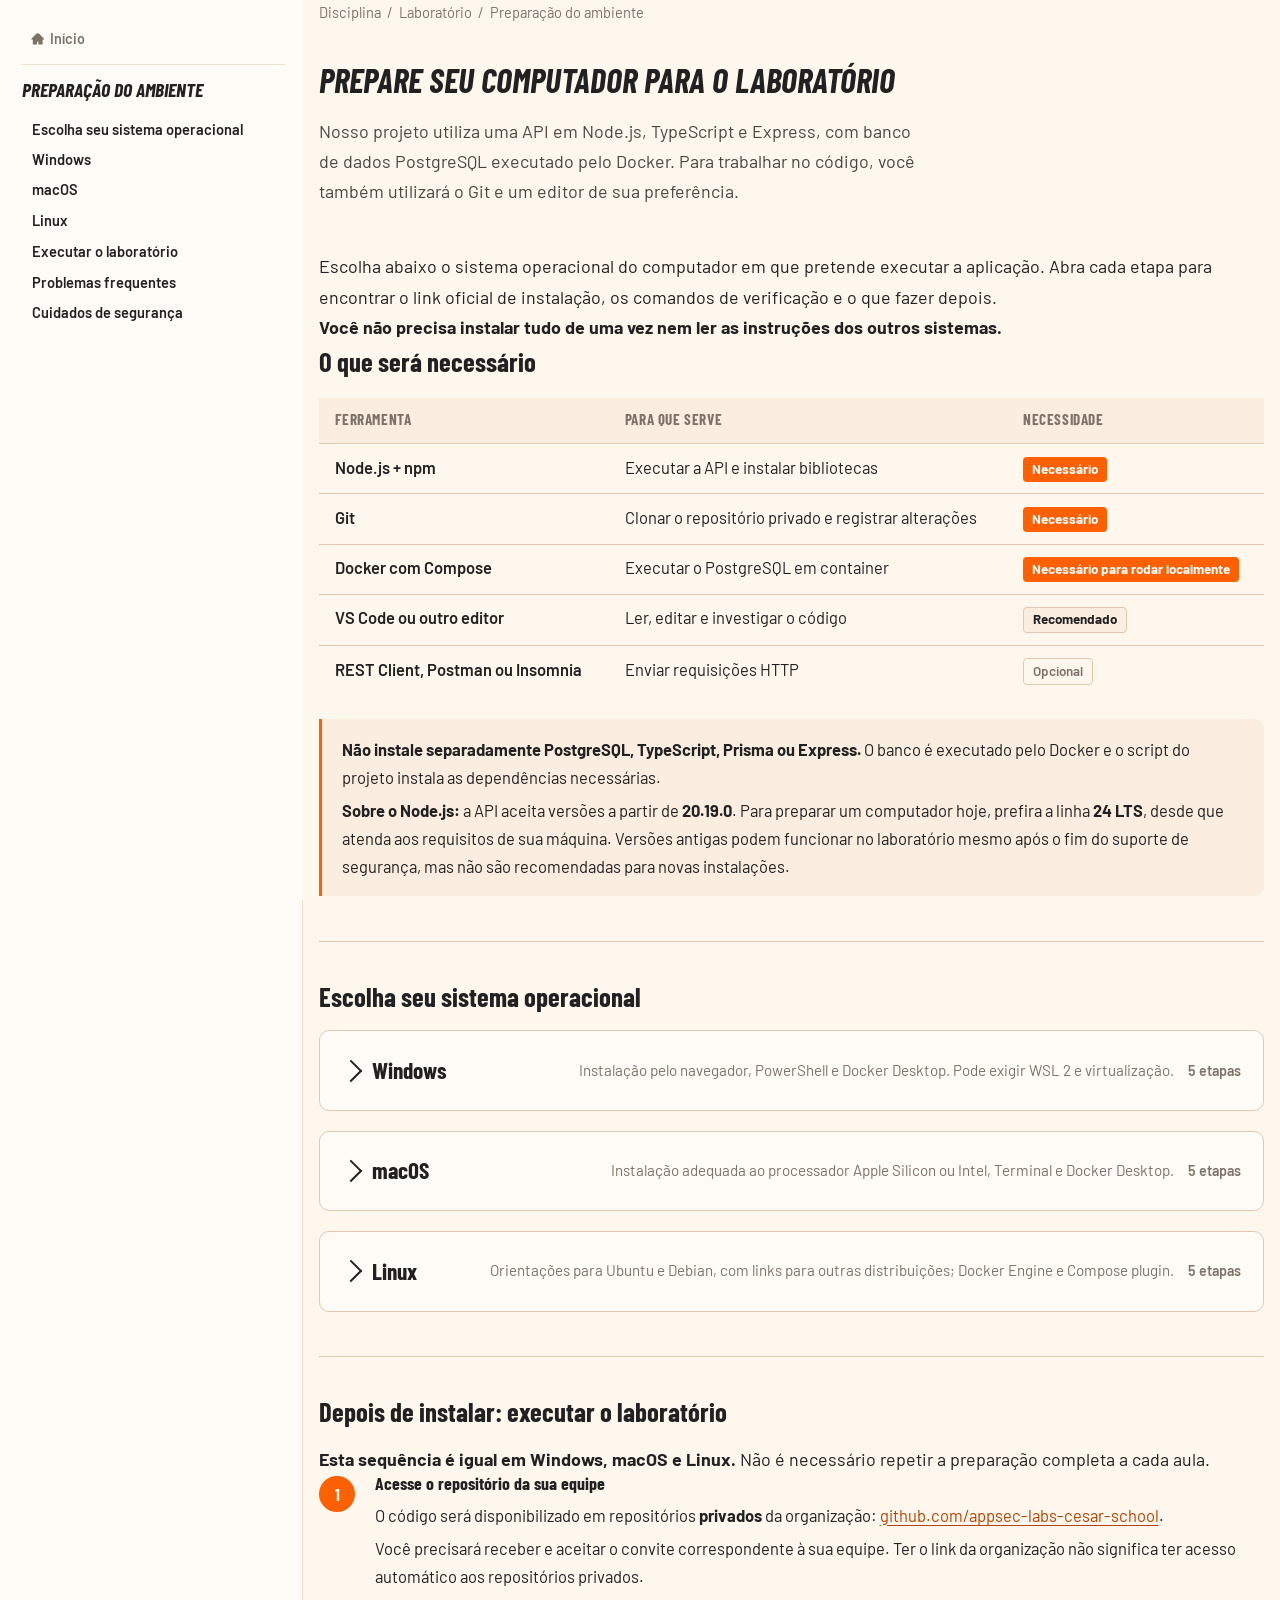
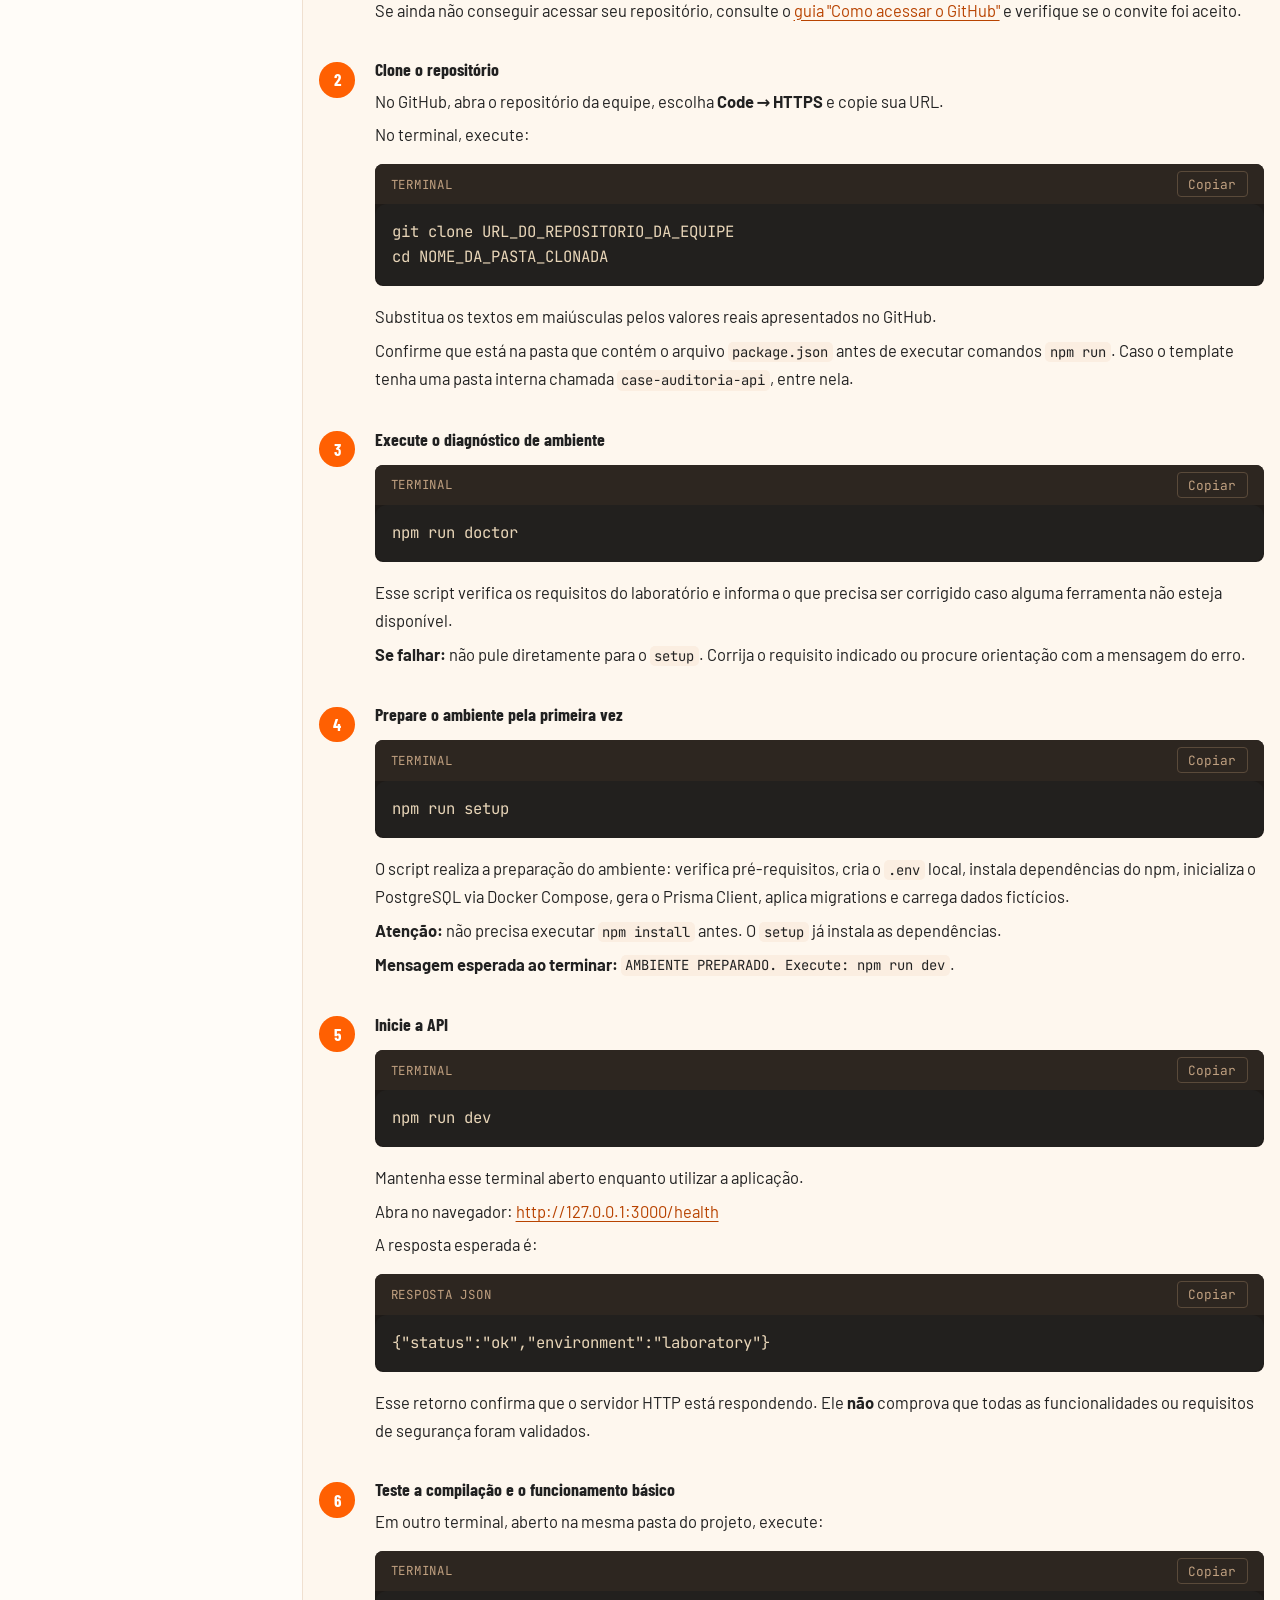
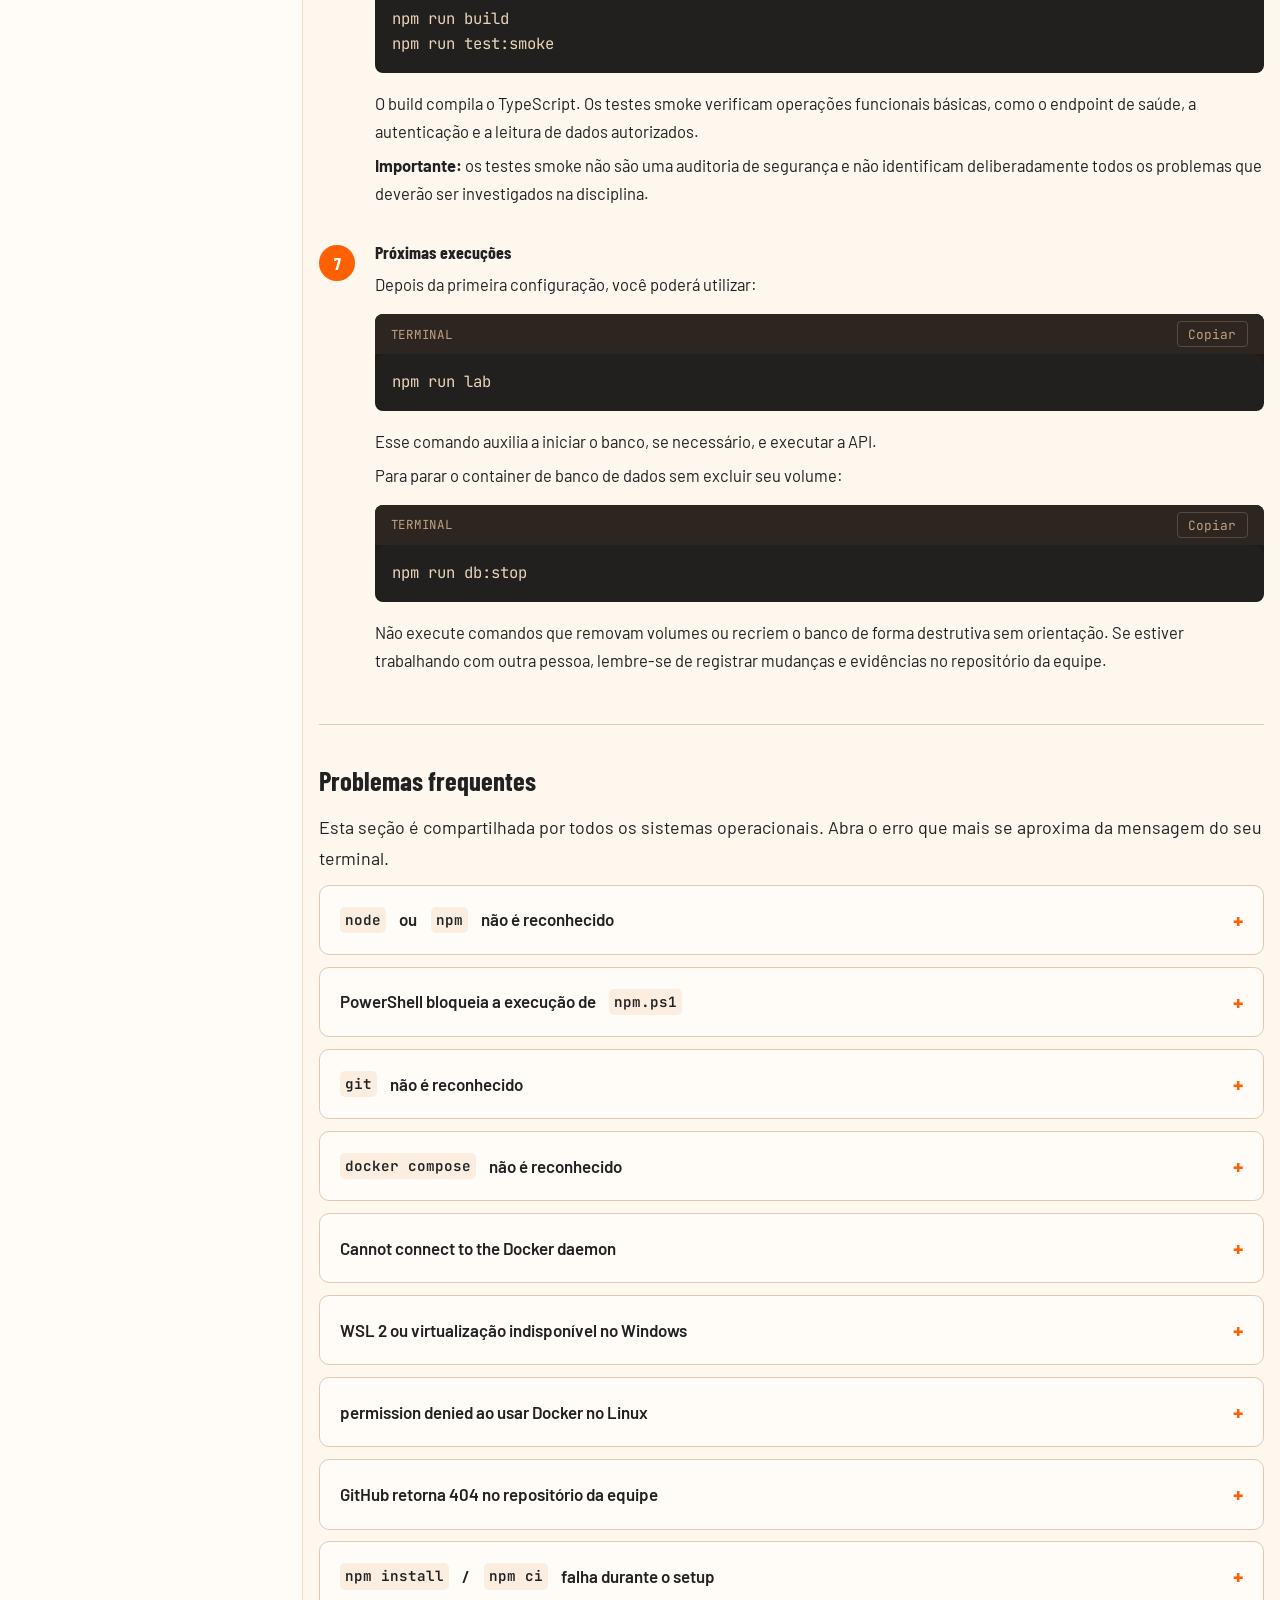
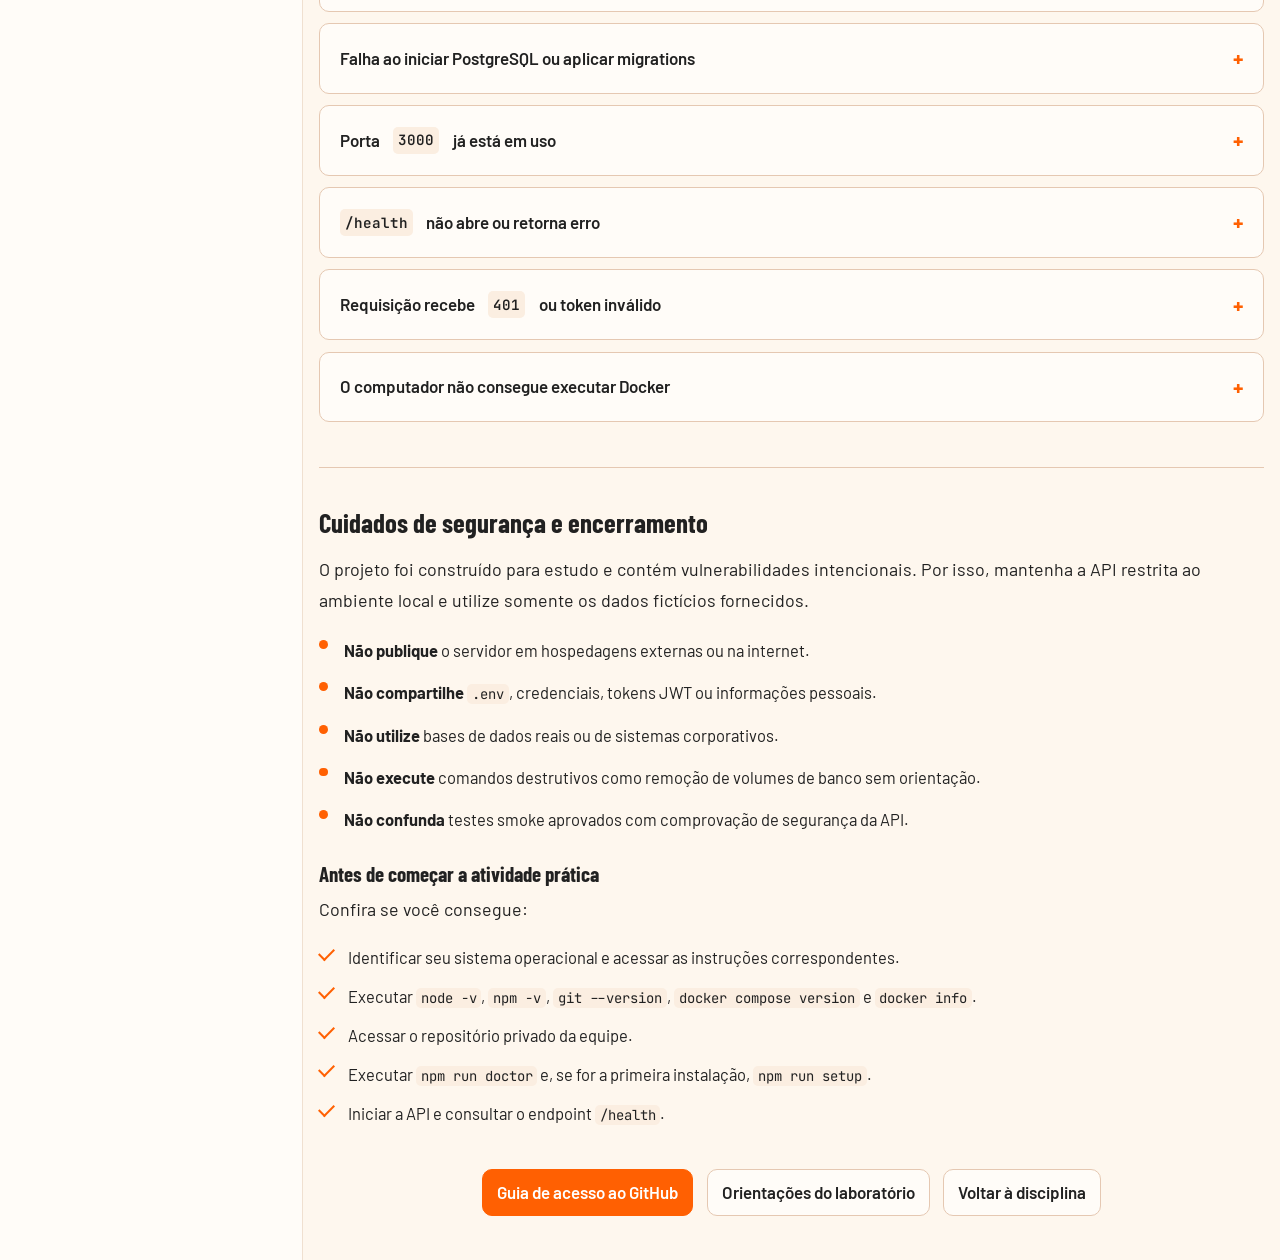
<file: laboratorio/instalacao.html>
<!DOCTYPE html>
<html lang="pt-BR">
<head>
  <meta charset="UTF-8">
  <meta name="viewport" content="width=device-width, initial-scale=1.0">
  <link rel="icon" href="../assets/favicon.svg" type="image/svg+xml">
  <title>Preparação do ambiente | Laboratório</title>
  <link rel="preconnect" href="https://fonts.googleapis.com">
  <link rel="preconnect" href="https://fonts.gstatic.com" crossorigin>
  <link href="https://fonts.googleapis.com/css2?family=Barlow+Condensed:wght@400;600;700;800&family=Barlow:ital,wght@0,400;0,500;0,600;0,700;1,400&family=JetBrains+Mono:wght@400;500&display=swap" rel="stylesheet">
  <link rel="stylesheet" href="../assets/css/laura-guia.css">
  <link rel="stylesheet" href="../assets/css/instalacao.css">
  <script src="../assets/js/instalacao.js" defer></script>
</head>
<body class="instalacao-page">

<div class="topo-movel" id="topo-movel">
  <span class="topo-movel-titulo">Preparação do ambiente</span>
  <button aria-expanded="false" aria-controls="nav-movel" class="topo-toggle" id="btn-nav-movel" type="button">Menu</button>
</div>
<nav aria-label="Índice móvel" class="nav-movel" id="nav-movel" hidden>
  <ul class="lat-nav">
    <li><a href="#sistemas">Escolha seu sistema operacional</a></li>
    <li><a href="#windows">Windows</a></li>
    <li><a href="#macos">macOS</a></li>
    <li><a href="#linux">Linux</a></li>
    <li><a href="#executar">Executar o laboratório</a></li>
    <li><a href="#problemas">Problemas frequentes</a></li>
    <li><a href="#seguranca">Cuidados de segurança</a></li>
  </ul>
</nav>

<div class="livro">

  <nav class="lateral" aria-label="Índice do guia de instalação">
    <div class="lateral-header">
      <a href="../index.html" class="voltar-inicio" aria-label="Voltar à página inicial">
        <svg xmlns="http://www.w3.org/2000/svg" viewBox="0 0 20 20" fill="currentColor" aria-hidden="true"><path d="M10.707 2.293a1 1 0 0 0-1.414 0l-7 7a1 1 0 0 0 1.414 1.414L4 10.414V17a1 1 0 0 0 1 1h4a1 1 0 0 0 1-1v-3h2v3a1 1 0 0 0 1 1h4a1 1 0 0 0 1-1v-6.586l.293.293a1 1 0 0 0 1.414-1.414l-7-7z"/></svg>
        Início
      </a>
    </div>
    <strong class="lateral-titulo-bloco">Preparação do ambiente</strong>
    <ul class="lat-nav">
      <li><a href="#sistemas">Escolha seu sistema operacional</a>
        <ul class="lat-nav">
          <li><a href="#windows">Windows</a></li>
          <li><a href="#macos">macOS</a></li>
          <li><a href="#linux">Linux</a></li>
        </ul>
      </li>
      <li><a href="#executar">Executar o laboratório</a></li>
      <li><a href="#problemas">Problemas frequentes</a></li>
      <li><a href="#seguranca">Cuidados de segurança</a></li>
    </ul>
  </nav>

  <main class="conteudo">

    <nav aria-label="Navegação estrutural" class="breadcrumb">
      <a href="../index.html">Disciplina</a> <span>/</span>
      <a href="index.html">Laboratório</a> <span>/</span>
      <span>Preparação do ambiente</span>
    </nav>

    <header class="pagina-header">
      <h1>Prepare seu computador para o laboratório</h1>
      <p class="lead">Nosso projeto utiliza uma API em Node.js, TypeScript e Express, com banco de dados PostgreSQL executado pelo Docker. Para trabalhar no código, você também utilizará o Git e um editor de sua preferência.</p>
    </header>

    <!-- ══════════════════════════════════════════════════ -->
    <section id="o-que-instalar">
      <p>Escolha abaixo o sistema operacional do computador em que pretende executar a aplicação. Abra cada etapa para encontrar o link oficial de instalação, os comandos de verificação e o que fazer depois.</p>
      <p><strong>Você não precisa instalar tudo de uma vez nem ler as instruções dos outros sistemas.</strong></p>

      <h2>O que será necessário</h2>

      <table class="inst-tools-table">
        <thead>
          <tr>
            <th>Ferramenta</th>
            <th>Para que serve</th>
            <th>Necessidade</th>
          </tr>
        </thead>
        <tbody>
          <tr>
            <td>Node.js + npm</td>
            <td>Executar a API e instalar bibliotecas</td>
            <td><span class="badge-nec">Necessário</span></td>
          </tr>
          <tr>
            <td>Git</td>
            <td>Clonar o repositório privado e registrar alterações</td>
            <td><span class="badge-nec">Necessário</span></td>
          </tr>
          <tr>
            <td>Docker com Compose</td>
            <td>Executar o PostgreSQL em container</td>
            <td><span class="badge-nec">Necessário para rodar localmente</span></td>
          </tr>
          <tr>
            <td>VS Code ou outro editor</td>
            <td>Ler, editar e investigar o código</td>
            <td><span class="badge-rec">Recomendado</span></td>
          </tr>
          <tr>
            <td>REST Client, Postman ou Insomnia</td>
            <td>Enviar requisições HTTP</td>
            <td><span class="badge-opc">Opcional</span></td>
          </tr>
        </tbody>
      </table>

      <div class="inst-nota">
        <p><strong>Não instale separadamente PostgreSQL, TypeScript, Prisma ou Express.</strong> O banco é executado pelo Docker e o script do projeto instala as dependências necessárias.</p>
        <p><strong>Sobre o Node.js:</strong> a API aceita versões a partir de <strong>20.19.0</strong>. Para preparar um computador hoje, prefira a linha <strong>24 LTS</strong>, desde que atenda aos requisitos de sua máquina. Versões antigas podem funcionar no laboratório mesmo após o fim do suporte de segurança, mas não são recomendadas para novas instalações.</p>
      </div>
    </section>

    <!-- ══════════════════════════════════════════════════ -->
    <section id="sistemas" aria-labelledby="titulo-sistemas">
      <h2 id="titulo-sistemas">Escolha seu sistema operacional</h2>

      <!-- ── Windows ── -->
      <details class="os-accordion" name="sistema" id="windows">
        <summary>
          <span class="os-nome">Windows</span>
          <span class="os-desc">Instalação pelo navegador, PowerShell e Docker Desktop. Pode exigir WSL 2 e virtualização.</span>
          <span class="os-etapas">5 etapas</span>
        </summary>
        <div class="os-accordion__content">

          <details class="step-accordion" id="windows-node">
            <summary><span class="step-num">1.</span> Instalar Node.js e npm</summary>
            <div class="step-accordion__content">
              <p>O Node.js é o ambiente utilizado para executar nossa API. O npm, instalado junto com ele, é responsável por obter as bibliotecas do projeto.</p>
              <ol>
                <li>Acesse o <a href="https://nodejs.org/en/download" target="_blank" rel="noopener noreferrer">site oficial de download do Node.js</a>.</li>
                <li>Escolha a versão <strong>LTS</strong> compatível, preferencialmente a linha 24, e o instalador para Windows (<code>.msi</code>).</li>
                <li>Execute a instalação mantendo as opções padrão adequadas ao seu ambiente.</li>
                <li>Feche e reabra o PowerShell ou o terminal do Visual Studio Code.</li>
                <li>Execute:</li>
              </ol>
              <div class="command-block" data-command-block>
                <div class="command-block__top">
                  <span>PowerShell</span>
                  <button type="button" class="command-block__copy-btn" data-copy-command aria-label="Copiar comandos de verificação do Node.js" style="display:none">Copiar</button>
                </div>
                <pre><code>node -v
npm -v</code></pre>
                <span class="sr-only" role="status" aria-live="polite" data-copy-status></span>
              </div>
              <p class="resultado"><strong>Resultado esperado:</strong> os dois comandos mostram números de versão. Se o Node.js instalado for anterior a <code>20.19.0</code>, atualize-o antes de executar o laboratório.</p>
              <p class="resultado">Não é necessário instalar npm separadamente, nem instalar TypeScript ou Prisma de modo global.</p>
            </div>
          </details>

          <details class="step-accordion" id="windows-git">
            <summary><span class="step-num">2.</span> Instalar Git</summary>
            <div class="step-accordion__content">
              <p>O Git permitirá obter o código da equipe e enviar alterações ao repositório privado.</p>
              <ol>
                <li>Acesse <a href="https://git-scm.com/install/windows" target="_blank" rel="noopener noreferrer">Git para Windows</a>.</li>
                <li>Baixe o instalador compatível com o computador e execute-o.</li>
                <li>Após concluir, abra um terminal novo e verifique:</li>
              </ol>
              <div class="command-block" data-command-block>
                <div class="command-block__top">
                  <span>PowerShell</span>
                  <button type="button" class="command-block__copy-btn" data-copy-command aria-label="Copiar comando de verificação do Git" style="display:none">Copiar</button>
                </div>
                <pre><code>git --version</code></pre>
                <span class="sr-only" role="status" aria-live="polite" data-copy-status></span>
              </div>
              <p class="resultado"><strong>Resultado esperado:</strong> uma mensagem iniciada por <code>git version</code>.</p>
              <p>O GitHub exige autenticação para acessar repositórios privados. O convite à equipe e o acesso ao repositório são explicados no <a href="github.html">guia de GitHub da disciplina</a>. Não utilize sua senha da conta como senha de operações Git por HTTPS.</p>
            </div>
          </details>

          <details class="step-accordion" id="windows-docker">
            <summary><span class="step-num">3.</span> Instalar e iniciar Docker Desktop</summary>
            <div class="step-accordion__content">
              <p>O Docker executará o banco PostgreSQL em um container. Não é necessário instalar o PostgreSQL separadamente.</p>
              <ol>
                <li>Consulte a <a href="https://docs.docker.com/desktop/setup/install/windows-install/" target="_blank" rel="noopener noreferrer">documentação oficial do Docker Desktop para Windows</a>.</li>
                <li>Confira os requisitos de sistema, virtualização e WSL 2 informados na documentação.</li>
                <li>Instale o Docker Desktop e reinicie o computador se solicitado.</li>
                <li>Abra o <strong>Docker Desktop</strong> e aguarde a inicialização do Docker Engine.</li>
                <li>No PowerShell, execute:</li>
              </ol>
              <div class="command-block" data-command-block>
                <div class="command-block__top">
                  <span>PowerShell</span>
                  <button type="button" class="command-block__copy-btn" data-copy-command aria-label="Copiar comandos de verificação do Docker" style="display:none">Copiar</button>
                </div>
                <pre><code>docker --version
docker compose version
docker info</code></pre>
                <span class="sr-only" role="status" aria-live="polite" data-copy-status></span>
              </div>
              <p class="resultado"><strong>Resultado esperado:</strong> os comandos mostram a versão do Docker, a versão do Compose e informações do Engine. O comando <code>docker info</code> não deve terminar com erro de conexão.</p>
              <div class="inst-nota">
                <p><strong>Se o instalador exigir WSL 2:</strong> siga a documentação do Docker. Em computadores pessoais compatíveis, a instalação pode exigir a configuração do WSL com permissões administrativas. Em computador institucional, não altere configurações de virtualização ou políticas de segurança sem autorização.</p>
                <p><strong>Importante:</strong> apenas ter o comando <code>docker</code> instalado não significa que o Docker Engine esteja rodando. Verifique <code>docker info</code> com o Docker Desktop aberto.</p>
              </div>
            </div>
          </details>

          <details class="step-accordion" id="windows-editor">
            <summary><span class="step-num">4.</span> Preparar editor e ferramentas opcionais</summary>
            <div class="step-accordion__content">
              <p>Para ler e editar código, recomendamos o <a href="https://code.visualstudio.com/download" target="_blank" rel="noopener noreferrer">Visual Studio Code</a>, mas você pode utilizar outro editor de sua preferência.</p>
              <p>Se utilizar o VS Code, algumas extensões úteis são <strong>Prisma</strong>, <strong>ESLint</strong>, <strong>Prettier</strong> e <strong>REST Client</strong>. Elas não são exigidas para executar a API.</p>
              <p>Para testar requisições HTTP, o projeto disponibiliza <code>docs/requests.http</code>, que pode ser usado com REST Client. Também é possível usar Postman ou Insomnia.</p>
            </div>
          </details>

          <details class="step-accordion" id="windows-verificar">
            <summary><span class="step-num">5.</span> Conferir a instalação no Windows</summary>
            <div class="step-accordion__content">
              <p>Abra um PowerShell ou um terminal integrado novo e execute:</p>
              <div class="command-block" data-command-block>
                <div class="command-block__top">
                  <span>PowerShell</span>
                  <button type="button" class="command-block__copy-btn" data-copy-command aria-label="Copiar todos os comandos de verificação" style="display:none">Copiar</button>
                </div>
                <pre><code>node -v
npm -v
git --version
docker --version
docker compose version
docker info</code></pre>
                <span class="sr-only" role="status" aria-live="polite" data-copy-status></span>
              </div>
              <p>Se todos responderem sem erro, avance para <a href="#executar"><strong>Depois de instalar: executar o laboratório</strong></a>, abaixo dos sistemas operacionais.</p>
              <p>Se algum comando não for reconhecido, tente primeiro fechar e reabrir o terminal. Consulte a seção <a href="#problemas"><strong>Problemas frequentes</strong></a> ao final desta página.</p>
            </div>
          </details>

        </div>
      </details>

      <!-- ── macOS ── -->
      <details class="os-accordion" name="sistema" id="macos">
        <summary>
          <span class="os-nome">macOS</span>
          <span class="os-desc">Instalação adequada ao processador Apple Silicon ou Intel, Terminal e Docker Desktop.</span>
          <span class="os-etapas">5 etapas</span>
        </summary>
        <div class="os-accordion__content">

          <details class="step-accordion" id="macos-node">
            <summary><span class="step-num">1.</span> Instalar Node.js e npm</summary>
            <div class="step-accordion__content">
              <ol>
                <li>Acesse o <a href="https://nodejs.org/en/download" target="_blank" rel="noopener noreferrer">download oficial do Node.js</a>.</li>
                <li>Selecione uma versão LTS compatível, preferencialmente da linha 24, e o instalador adequado ao macOS.</li>
                <li>Conclua a instalação e abra uma nova janela do Terminal.</li>
                <li>Verifique:</li>
              </ol>
              <div class="command-block" data-command-block>
                <div class="command-block__top">
                  <span>Terminal</span>
                  <button type="button" class="command-block__copy-btn" data-copy-command aria-label="Copiar comandos de verificação do Node.js" style="display:none">Copiar</button>
                </div>
                <pre><code>node -v
npm -v</code></pre>
                <span class="sr-only" role="status" aria-live="polite" data-copy-status></span>
              </div>
              <p class="resultado"><strong>Resultado esperado:</strong> versões identificadas para Node.js e npm. A API aceita Node.js a partir de <code>20.19.0</code>.</p>
              <p>Se você utiliza um gerenciador de versões do Node.js, como nvm, confirme qual versão está efetivamente ativa na janela do terminal antes de executar o projeto.</p>
            </div>
          </details>

          <details class="step-accordion" id="macos-git">
            <summary><span class="step-num">2.</span> Verificar ou instalar Git</summary>
            <div class="step-accordion__content">
              <p>Muitos Macs já possuem Git ou oferecem sua instalação por meio das ferramentas de linha de comando da Apple.</p>
              <p>Execute:</p>
              <div class="command-block" data-command-block>
                <div class="command-block__top">
                  <span>Terminal</span>
                  <button type="button" class="command-block__copy-btn" data-copy-command aria-label="Copiar comando de verificação do Git" style="display:none">Copiar</button>
                </div>
                <pre><code>git --version</code></pre>
                <span class="sr-only" role="status" aria-live="polite" data-copy-status></span>
              </div>
              <p>Se o sistema solicitar as ferramentas de desenvolvimento, acompanhe a instalação oficial. Você também pode iniciar essa instalação com:</p>
              <div class="command-block" data-command-block>
                <div class="command-block__top">
                  <span>Terminal</span>
                  <button type="button" class="command-block__copy-btn" data-copy-command aria-label="Copiar comando xcode-select" style="display:none">Copiar</button>
                </div>
                <pre><code>xcode-select --install</code></pre>
                <span class="sr-only" role="status" aria-live="polite" data-copy-status></span>
              </div>
              <p>Outra alternativa é consultar <a href="https://git-scm.com/install/mac" target="_blank" rel="noopener noreferrer">as opções de instalação do Git no macOS</a>, incluindo Homebrew e MacPorts.</p>
              <p class="resultado"><strong>Resultado esperado:</strong> <code>git version ...</code>.</p>
            </div>
          </details>

          <details class="step-accordion" id="macos-docker">
            <summary><span class="step-num">3.</span> Instalar e iniciar Docker Desktop</summary>
            <div class="step-accordion__content">
              <p>O Docker será responsável pelo PostgreSQL utilizado no laboratório.</p>
              <ol>
                <li>Acesse a <a href="https://docs.docker.com/desktop/setup/install/mac-install/" target="_blank" rel="noopener noreferrer">documentação oficial do Docker Desktop para Mac</a>.</li>
                <li>Escolha o instalador adequado ao seu computador: <strong>Apple Silicon</strong> (chips da família M) ou <strong>Intel</strong>.</li>
                <li>Instale, abra o Docker Desktop e conclua as autorizações necessárias.</li>
                <li>Aguarde o Docker Engine iniciar.</li>
                <li>No Terminal, execute:</li>
              </ol>
              <div class="command-block" data-command-block>
                <div class="command-block__top">
                  <span>Terminal</span>
                  <button type="button" class="command-block__copy-btn" data-copy-command aria-label="Copiar comandos de verificação do Docker" style="display:none">Copiar</button>
                </div>
                <pre><code>docker --version
docker compose version
docker info</code></pre>
                <span class="sr-only" role="status" aria-live="polite" data-copy-status></span>
              </div>
              <p class="resultado"><strong>Resultado esperado:</strong> o Docker e o Compose estão instalados e <code>docker info</code> consegue consultar o Engine.</p>
              <p>Não há necessidade de instalar manualmente o PostgreSQL no macOS.</p>
            </div>
          </details>

          <details class="step-accordion" id="macos-editor">
            <summary><span class="step-num">4.</span> Preparar editor e ferramentas opcionais</summary>
            <div class="step-accordion__content">
              <p>Baixe o <a href="https://code.visualstudio.com/download" target="_blank" rel="noopener noreferrer">Visual Studio Code para macOS</a> ou utilize um editor equivalente.</p>
              <p>Se optar pelo VS Code, as extensões <strong>Prisma</strong>, <strong>ESLint</strong>, <strong>Prettier</strong> e <strong>REST Client</strong> podem auxiliar a análise. Também é possível testar a API com Postman ou Insomnia.</p>
              <p>Essas ferramentas são opcionais e não precisam ser instaladas para executar os scripts do projeto.</p>
            </div>
          </details>

          <details class="step-accordion" id="macos-verificar">
            <summary><span class="step-num">5.</span> Conferir a instalação no macOS</summary>
            <div class="step-accordion__content">
              <p>Em uma nova janela do Terminal, execute:</p>
              <div class="command-block" data-command-block>
                <div class="command-block__top">
                  <span>Terminal</span>
                  <button type="button" class="command-block__copy-btn" data-copy-command aria-label="Copiar todos os comandos de verificação" style="display:none">Copiar</button>
                </div>
                <pre><code>node -v
npm -v
git --version
docker --version
docker compose version
docker info</code></pre>
                <span class="sr-only" role="status" aria-live="polite" data-copy-status></span>
              </div>
              <p>Se todos responderem sem erro, vá para <a href="#executar"><strong>Depois de instalar: executar o laboratório</strong></a>.</p>
              <p>Se o terminal não encontrar um comando recém-instalado, reinicie a sessão do terminal ou consulte a seção <a href="#problemas"><strong>Problemas frequentes</strong></a>.</p>
            </div>
          </details>

        </div>
      </details>

      <!-- ── Linux ── -->
      <details class="os-accordion" name="sistema" id="linux">
        <summary>
          <span class="os-nome">Linux</span>
          <span class="os-desc">Orientações para Ubuntu e Debian, com links para outras distribuições; Docker Engine e Compose plugin.</span>
          <span class="os-etapas">5 etapas</span>
        </summary>
        <div class="os-accordion__content">

          <details class="step-accordion" id="linux-node">
            <summary><span class="step-num">1.</span> Instalar Node.js e npm</summary>
            <div class="step-accordion__content">
              <p>A versão do Node.js disponibilizada pelo gerenciador de pacotes da sua distribuição pode ser antiga. Por isso, verifique sempre a versão instalada e prefira uma versão LTS com suporte.</p>
              <ol>
                <li>Acesse o <a href="https://nodejs.org/en/download" target="_blank" rel="noopener noreferrer">site oficial do Node.js</a>.</li>
                <li>Selecione um método apropriado à sua distribuição e arquitetura, preferencialmente para a linha 24 LTS.</li>
                <li>Conclua a instalação e execute:</li>
              </ol>
              <div class="command-block" data-command-block>
                <div class="command-block__top">
                  <span>Terminal</span>
                  <button type="button" class="command-block__copy-btn" data-copy-command aria-label="Copiar comandos de verificação do Node.js" style="display:none">Copiar</button>
                </div>
                <pre><code>node -v
npm -v</code></pre>
                <span class="sr-only" role="status" aria-live="polite" data-copy-status></span>
              </div>
              <p class="resultado"><strong>Resultado esperado:</strong> ambos os comandos exibem versões. A API exige pelo menos <code>20.19.0</code>, mas uma linha LTS com suporte é preferível.</p>
              <p>Não use <code>sudo npm install -g</code> para instalar Prisma, TypeScript ou Express. Essas dependências são específicas do projeto e serão instaladas pelo setup.</p>
            </div>
          </details>

          <details class="step-accordion" id="linux-git">
            <summary><span class="step-num">2.</span> Instalar Git</summary>
            <div class="step-accordion__content">
              <p>Para Ubuntu e Debian, abra o terminal e execute:</p>
              <div class="command-block" data-command-block>
                <div class="command-block__top">
                  <span>Terminal</span>
                  <button type="button" class="command-block__copy-btn" data-copy-command aria-label="Copiar comandos de instalação do Git" style="display:none">Copiar</button>
                </div>
                <pre><code>sudo apt update
sudo apt install -y git</code></pre>
                <span class="sr-only" role="status" aria-live="polite" data-copy-status></span>
              </div>
              <p>Depois confira:</p>
              <div class="command-block" data-command-block>
                <div class="command-block__top">
                  <span>Terminal</span>
                  <button type="button" class="command-block__copy-btn" data-copy-command aria-label="Copiar comando de verificação do Git" style="display:none">Copiar</button>
                </div>
                <pre><code>git --version</code></pre>
                <span class="sr-only" role="status" aria-live="polite" data-copy-status></span>
              </div>
              <p class="resultado"><strong>Resultado esperado:</strong> <code>git version ...</code>.</p>
              <p>Se utilizar Fedora, Arch ou outra distribuição, consulte o <a href="https://git-scm.com/download/linux" target="_blank" rel="noopener noreferrer">guia oficial do Git para Linux</a> e utilize o procedimento correspondente à sua distribuição.</p>
            </div>
          </details>

          <details class="step-accordion" id="linux-docker">
            <summary><span class="step-num">3.</span> Instalar Docker Engine e Compose plugin</summary>
            <div class="step-accordion__content">
              <p>No Linux, recomendamos o <strong>Docker Engine</strong> com o <strong>plugin Docker Compose v2</strong>. Não é necessário instalar o Docker Desktop.</p>
              <ol>
                <li>Identifique sua distribuição Linux.</li>
                <li>Siga o procedimento oficial completo da documentação do Docker, incluindo configuração do repositório e instalação dos componentes indicados.</li>
                <li>Certifique-se de instalar o <strong>Compose plugin</strong>, e não apenas a versão antiga <code>docker-compose</code>.</li>
              </ol>
              <p><strong>Documentação por distribuição:</strong></p>
              <ul>
                <li><strong>Ubuntu:</strong> <a href="https://docs.docker.com/engine/install/ubuntu/" target="_blank" rel="noopener noreferrer">Instalar Docker Engine no Ubuntu</a>.</li>
                <li><strong>Debian:</strong> <a href="https://docs.docker.com/engine/install/debian/" target="_blank" rel="noopener noreferrer">Instalar Docker Engine no Debian</a>.</li>
                <li><strong>Fedora:</strong> <a href="https://docs.docker.com/engine/install/fedora/" target="_blank" rel="noopener noreferrer">Instalar Docker Engine no Fedora</a>.</li>
                <li><strong>Outras distribuições:</strong> <a href="https://docs.docker.com/engine/install/" target="_blank" rel="noopener noreferrer">Documentação geral do Docker Engine</a>.</li>
                <li><strong>Compose:</strong> <a href="https://docs.docker.com/compose/install/linux/" target="_blank" rel="noopener noreferrer">Instalar o plugin Docker Compose</a>.</li>
              </ul>
              <p>Em distribuições que utilizam <code>systemd</code>, você pode verificar o serviço com:</p>
              <div class="command-block" data-command-block>
                <div class="command-block__top">
                  <span>Terminal</span>
                  <button type="button" class="command-block__copy-btn" data-copy-command aria-label="Copiar comando de status do Docker" style="display:none">Copiar</button>
                </div>
                <pre><code>sudo systemctl status docker</code></pre>
                <span class="sr-only" role="status" aria-live="polite" data-copy-status></span>
              </div>
              <p>Se a instalação foi concluída, mas o serviço está parado, pode ser necessário iniciá-lo:</p>
              <div class="command-block" data-command-block>
                <div class="command-block__top">
                  <span>Terminal</span>
                  <button type="button" class="command-block__copy-btn" data-copy-command aria-label="Copiar comando para iniciar Docker" style="display:none">Copiar</button>
                </div>
                <pre><code>sudo systemctl start docker</code></pre>
                <span class="sr-only" role="status" aria-live="polite" data-copy-status></span>
              </div>
              <p>Depois teste <strong>com seu usuário habitual</strong>:</p>
              <div class="command-block" data-command-block>
                <div class="command-block__top">
                  <span>Terminal</span>
                  <button type="button" class="command-block__copy-btn" data-copy-command aria-label="Copiar comandos de verificação do Docker" style="display:none">Copiar</button>
                </div>
                <pre><code>docker --version
docker compose version
docker info</code></pre>
                <span class="sr-only" role="status" aria-live="polite" data-copy-status></span>
              </div>
              <p class="resultado"><strong>Resultado esperado:</strong> os três comandos funcionam. O script <code>npm run setup</code> utiliza o comando <code>docker</code> sem <code>sudo</code>.</p>
              <div class="inst-nota">
                <p><strong>Se houver erro de permissão:</strong> consulte as <a href="https://docs.docker.com/engine/install/linux-postinstall/" target="_blank" rel="noopener noreferrer">orientações oficiais de pós-instalação do Docker no Linux</a>. A participação no grupo <code>docker</code> concede privilégios elevados. Não altere permissões do socket Docker indiscriminadamente.</p>
              </div>
            </div>
          </details>

          <details class="step-accordion" id="linux-editor">
            <summary><span class="step-num">4.</span> Preparar editor e ferramentas opcionais</summary>
            <div class="step-accordion__content">
              <p>O <a href="https://code.visualstudio.com/download" target="_blank" rel="noopener noreferrer">Visual Studio Code</a> está disponível para diversas distribuições Linux. Outros editores podem ser utilizados.</p>
              <p>Extensões recomendadas: <strong>Prisma</strong>, <strong>ESLint</strong>, <strong>Prettier</strong> e <strong>REST Client</strong>. Também é possível utilizar Postman ou Insomnia para testar endpoints.</p>
              <p>O editor e essas extensões não fazem parte da instalação obrigatória da API.</p>
            </div>
          </details>

          <details class="step-accordion" id="linux-verificar">
            <summary><span class="step-num">5.</span> Conferir a instalação no Linux</summary>
            <div class="step-accordion__content">
              <p>Em um novo terminal, com o usuário que executará o projeto, rode:</p>
              <div class="command-block" data-command-block>
                <div class="command-block__top">
                  <span>Terminal</span>
                  <button type="button" class="command-block__copy-btn" data-copy-command aria-label="Copiar todos os comandos de verificação" style="display:none">Copiar</button>
                </div>
                <pre><code>node -v
npm -v
git --version
docker --version
docker compose version
docker info</code></pre>
                <span class="sr-only" role="status" aria-live="polite" data-copy-status></span>
              </div>
              <p class="resultado"><strong>Resultado esperado:</strong> comandos reconhecidos e Docker Engine acessível pelo usuário sem erro de permissão.</p>
              <p>Se algum deles falhar, consulte <a href="#problemas"><strong>Problemas frequentes</strong></a> antes de iniciar o setup.</p>
            </div>
          </details>

        </div>
      </details>
    </section>

    <!-- ══════════════════════════════════════════════════ -->
    <section id="executar" aria-labelledby="titulo-executar">
      <h2 id="titulo-executar">Depois de instalar: executar o laboratório</h2>
      <p><strong>Esta sequência é igual em Windows, macOS e Linux.</strong> Não é necessário repetir a preparação completa a cada aula.</p>

      <ol class="exec-steps">
        <li>
          <div>
            <h3>Acesse o repositório da sua equipe</h3>
            <p>O código será disponibilizado em repositórios <strong>privados</strong> da organização: <a href="https://github.com/appsec-labs-cesar-school" target="_blank" rel="noopener noreferrer">github.com/appsec-labs-cesar-school</a>.</p>
            <p>Você precisará receber e aceitar o convite correspondente à sua equipe. Ter o link da organização não significa ter acesso automático aos repositórios privados.</p>
            <p>Se ainda não conseguir acessar seu repositório, consulte o <a href="github.html">guia "Como acessar o GitHub"</a> e verifique se o convite foi aceito.</p>
          </div>
        </li>

        <li>
          <div>
            <h3>Clone o repositório</h3>
            <p>No GitHub, abra o repositório da equipe, escolha <strong>Code &rarr; HTTPS</strong> e copie sua URL.</p>
            <p>No terminal, execute:</p>
            <div class="command-block" data-command-block>
              <div class="command-block__top">
                <span>Terminal</span>
                <button type="button" class="command-block__copy-btn" data-copy-command aria-label="Copiar comandos de clone" style="display:none">Copiar</button>
              </div>
              <pre><code>git clone URL_DO_REPOSITORIO_DA_EQUIPE
cd NOME_DA_PASTA_CLONADA</code></pre>
              <span class="sr-only" role="status" aria-live="polite" data-copy-status></span>
            </div>
            <p>Substitua os textos em maiúsculas pelos valores reais apresentados no GitHub.</p>
            <p>Confirme que está na pasta que contém o arquivo <code>package.json</code> antes de executar comandos <code>npm run</code>. Caso o template tenha uma pasta interna chamada <code>case-auditoria-api</code>, entre nela.</p>
          </div>
        </li>

        <li>
          <div>
            <h3>Execute o diagnóstico de ambiente</h3>
            <div class="command-block" data-command-block>
              <div class="command-block__top">
                <span>Terminal</span>
                <button type="button" class="command-block__copy-btn" data-copy-command aria-label="Copiar comando doctor" style="display:none">Copiar</button>
              </div>
              <pre><code>npm run doctor</code></pre>
              <span class="sr-only" role="status" aria-live="polite" data-copy-status></span>
            </div>
            <p>Esse script verifica os requisitos do laboratório e informa o que precisa ser corrigido caso alguma ferramenta não esteja disponível.</p>
            <p><strong>Se falhar:</strong> não pule diretamente para o <code>setup</code>. Corrija o requisito indicado ou procure orientação com a mensagem do erro.</p>
          </div>
        </li>

        <li>
          <div>
            <h3>Prepare o ambiente pela primeira vez</h3>
            <div class="command-block" data-command-block>
              <div class="command-block__top">
                <span>Terminal</span>
                <button type="button" class="command-block__copy-btn" data-copy-command aria-label="Copiar comando setup" style="display:none">Copiar</button>
              </div>
              <pre><code>npm run setup</code></pre>
              <span class="sr-only" role="status" aria-live="polite" data-copy-status></span>
            </div>
            <p>O script realiza a preparação do ambiente: verifica pré-requisitos, cria o <code>.env</code> local, instala dependências do npm, inicializa o PostgreSQL via Docker Compose, gera o Prisma Client, aplica migrations e carrega dados fictícios.</p>
            <p><strong>Atenção:</strong> não precisa executar <code>npm install</code> antes. O <code>setup</code> já instala as dependências.</p>
            <p class="resultado"><strong>Mensagem esperada ao terminar:</strong> <code>AMBIENTE PREPARADO. Execute: npm run dev</code>.</p>
          </div>
        </li>

        <li>
          <div>
            <h3>Inicie a API</h3>
            <div class="command-block" data-command-block>
              <div class="command-block__top">
                <span>Terminal</span>
                <button type="button" class="command-block__copy-btn" data-copy-command aria-label="Copiar comando dev" style="display:none">Copiar</button>
              </div>
              <pre><code>npm run dev</code></pre>
              <span class="sr-only" role="status" aria-live="polite" data-copy-status></span>
            </div>
            <p>Mantenha esse terminal aberto enquanto utilizar a aplicação.</p>
            <p>Abra no navegador: <a href="http://127.0.0.1:3000/health" target="_blank" rel="noopener noreferrer">http://127.0.0.1:3000/health</a></p>
            <p>A resposta esperada é:</p>
            <div class="command-block" data-command-block>
              <div class="command-block__top">
                <span>Resposta JSON</span>
                <button type="button" class="command-block__copy-btn" data-copy-command aria-label="Copiar resposta esperada" style="display:none">Copiar</button>
              </div>
              <pre><code>{"status":"ok","environment":"laboratory"}</code></pre>
              <span class="sr-only" role="status" aria-live="polite" data-copy-status></span>
            </div>
            <p>Esse retorno confirma que o servidor HTTP está respondendo. Ele <strong>não</strong> comprova que todas as funcionalidades ou requisitos de segurança foram validados.</p>
          </div>
        </li>

        <li>
          <div>
            <h3>Teste a compilação e o funcionamento básico</h3>
            <p>Em outro terminal, aberto na mesma pasta do projeto, execute:</p>
            <div class="command-block" data-command-block>
              <div class="command-block__top">
                <span>Terminal</span>
                <button type="button" class="command-block__copy-btn" data-copy-command aria-label="Copiar comandos de build e smoke test" style="display:none">Copiar</button>
              </div>
              <pre><code>npm run build
npm run test:smoke</code></pre>
              <span class="sr-only" role="status" aria-live="polite" data-copy-status></span>
            </div>
            <p>O build compila o TypeScript. Os testes smoke verificam operações funcionais básicas, como o endpoint de saúde, a autenticação e a leitura de dados autorizados.</p>
            <p><strong>Importante:</strong> os testes smoke não são uma auditoria de segurança e não identificam deliberadamente todos os problemas que deverão ser investigados na disciplina.</p>
          </div>
        </li>

        <li>
          <div>
            <h3>Próximas execuções</h3>
            <p>Depois da primeira configuração, você poderá utilizar:</p>
            <div class="command-block" data-command-block>
              <div class="command-block__top">
                <span>Terminal</span>
                <button type="button" class="command-block__copy-btn" data-copy-command aria-label="Copiar comando lab" style="display:none">Copiar</button>
              </div>
              <pre><code>npm run lab</code></pre>
              <span class="sr-only" role="status" aria-live="polite" data-copy-status></span>
            </div>
            <p>Esse comando auxilia a iniciar o banco, se necessário, e executar a API.</p>
            <p>Para parar o container de banco de dados sem excluir seu volume:</p>
            <div class="command-block" data-command-block>
              <div class="command-block__top">
                <span>Terminal</span>
                <button type="button" class="command-block__copy-btn" data-copy-command aria-label="Copiar comando db:stop" style="display:none">Copiar</button>
              </div>
              <pre><code>npm run db:stop</code></pre>
              <span class="sr-only" role="status" aria-live="polite" data-copy-status></span>
            </div>
            <p>Não execute comandos que removam volumes ou recriem o banco de forma destrutiva sem orientação. Se estiver trabalhando com outra pessoa, lembre-se de registrar mudanças e evidências no repositório da equipe.</p>
          </div>
        </li>
      </ol>
    </section>

    <!-- ══════════════════════════════════════════════════ -->
    <section id="problemas" aria-labelledby="titulo-problemas">
      <h2 id="titulo-problemas">Problemas frequentes</h2>
      <p>Esta seção é compartilhada por todos os sistemas operacionais. Abra o erro que mais se aproxima da mensagem do seu terminal.</p>

      <details class="faq-item" id="erro-node-nao-reconhecido">
        <summary><code>node</code> ou <code>npm</code> não é reconhecido</summary>
        <div class="faq-item__content">
          <p><strong>Sintoma:</strong> o terminal informa que <code>node</code>, <code>npm</code> ou um dos comandos não existe.</p>
          <p><strong>Causas possíveis:</strong> Node.js não foi instalado, instalação incompleta, terminal aberto antes da instalação ou variável PATH incorreta.</p>
          <p><strong>Como verificar:</strong> feche e reabra o terminal, execute <code>node -v</code> e <code>npm -v</code> novamente e confira a instalação pelo site oficial. No macOS/Linux, se utilizar um gerenciador de versões, confirme se ele está carregado no terminal atual.</p>
          <p class="faq-nao-faca"><strong>Não faça:</strong> instalar pacotes globais aleatórios ou copiar arquivos executáveis de fontes desconhecidas para solucionar o PATH.</p>
        </div>
      </details>

      <details class="faq-item" id="erro-powershell-bloqueado">
        <summary>PowerShell bloqueia a execução de <code>npm.ps1</code></summary>
        <div class="faq-item__content">
          <p><strong>Sintoma:</strong> mensagem semelhante a "running scripts is disabled on this system".</p>
          <p><strong>Orientação:</strong> esse comportamento está relacionado às políticas de execução do PowerShell, não necessariamente ao Node.js. Experimente abrir o <strong>Prompt de Comando (cmd)</strong> ou executar <code>npm.cmd -v</code> / <code>npm.cmd run doctor</code> no PowerShell. Em computadores administrados pela instituição, siga a política local. Evite alterar permanentemente as políticas de segurança apenas para executar o laboratório.</p>
        </div>
      </details>

      <details class="faq-item" id="erro-git-nao-reconhecido">
        <summary><code>git</code> não é reconhecido</summary>
        <div class="faq-item__content">
          <p><strong>Sintoma:</strong> comando <code>git</code> não encontrado.</p>
          <p><strong>Como resolver:</strong> confirme a instalação pelo site oficial, feche e reabra o terminal, execute <code>git --version</code> e verifique a integração do Git ao PATH. No macOS, as ferramentas de linha de comando podem resolver a ausência de Git.</p>
        </div>
      </details>

      <details class="faq-item" id="erro-docker-compose-nao-reconhecido">
        <summary><code>docker compose</code> não é reconhecido</summary>
        <div class="faq-item__content">
          <p><strong>Sintoma:</strong> <code>docker</code> funciona, mas <code>docker compose version</code> falha.</p>
          <p><strong>Causa possível:</strong> Compose plugin ausente ou instalação incompleta do Docker. Não confunda o comando moderno <code>docker compose</code> com a versão antiga <code>docker-compose</code>.</p>
          <p><strong>Como resolver:</strong> atualize ou instale o Docker Desktop, no Windows/macOS, ou o Compose plugin, no Linux, usando a documentação oficial. Depois abra novo terminal e repita o comando.</p>
        </div>
      </details>

      <details class="faq-item" id="erro-docker-daemon">
        <summary>Cannot connect to the Docker daemon</summary>
        <div class="faq-item__content">
          <p><strong>Sintoma:</strong> <code>docker info</code> não consegue se comunicar com o Docker Engine.</p>
          <p><strong>Windows/macOS:</strong> abra o Docker Desktop e aguarde sua inicialização. Confira os requisitos da máquina e a virtualização.</p>
          <p><strong>Linux:</strong> confirme se o serviço está ativo com <code>sudo systemctl status docker</code> quando a distribuição utilizar systemd.</p>
          <p><strong>Importante:</strong> <code>docker --version</code> pode funcionar mesmo com o Engine parado. O diagnóstico relevante é <code>docker info</code>.</p>
        </div>
      </details>

      <details class="faq-item" id="erro-wsl2-virtualizacao">
        <summary>WSL 2 ou virtualização indisponível no Windows</summary>
        <div class="faq-item__content">
          <p><strong>Sintoma:</strong> o Docker Desktop não inicia e solicita WSL 2, virtualização ou recurso de sistema.</p>
          <p><strong>Como proceder:</strong> consulte os pré-requisitos oficiais do Docker Desktop. Uma instalação ou alteração de configuração pode exigir permissão de administrador e reinicialização. Se você utiliza computador corporativo/institucional, não contorne restrições de segurança. Utilize temporariamente a máquina de outro integrante da equipe e registre o impedimento.</p>
        </div>
      </details>

      <details class="faq-item" id="erro-permissao-docker-linux">
        <summary>permission denied ao usar Docker no Linux</summary>
        <div class="faq-item__content">
          <p><strong>Sintoma:</strong> seu usuário não consegue acessar o Docker daemon, mesmo com o serviço ativo.</p>
          <p><strong>Como proceder:</strong> consulte a documentação oficial de pós-instalação e verifique a política de permissões da máquina. O acesso ao grupo <code>docker</code> equivale a conceder privilégios importantes no sistema. Não utilize <code>chmod 666</code> no socket Docker nem altere permissões indiscriminadamente.</p>
        </div>
      </details>

      <details class="faq-item" id="erro-github-404">
        <summary>GitHub retorna 404 no repositório da equipe</summary>
        <div class="faq-item__content">
          <p><strong>Sintoma:</strong> o link do repositório privado abre uma página <code>404</code> ou o clone indica ausência de acesso.</p>
          <p><strong>O que verificar:</strong> você está logado na conta GitHub correta? O convite para a organização foi aceito? Seu usuário foi associado ao Team certo? Sua equipe já recebeu permissão no repositório?</p>
          <p><strong>Como resolver:</strong> consulte o <a href="github.html">guia de acesso ao GitHub</a> e, se necessário, informe seu <strong>username GitHub</strong> ao responsável pela disciplina. Não compartilhe sua senha ou token para obter acesso.</p>
        </div>
      </details>

      <details class="faq-item" id="erro-npm-install-falha">
        <summary><code>npm install</code> / <code>npm ci</code> falha durante o setup</summary>
        <div class="faq-item__content">
          <p><strong>Sintoma:</strong> a instalação de dependências para com erro de conexão, permissão, pacote não encontrado ou incompatibilidade.</p>
          <p><strong>Como investigar:</strong> confira a versão do Node.js com <code>node -v</code>, sua conexão com a internet e a mensagem exata de erro. Se houver rede corporativa, proxy ou certificados institucionais, procure o suporte adequado; não desative verificações TLS para contornar o problema.</p>
          <p><strong>Se o erro indicar <code>package-lock.json</code>:</strong> confirme que está usando a pasta e o repositório corretos e que os arquivos do projeto estão íntegros. Não apague ou modifique o lockfile às cegas.</p>
        </div>
      </details>

      <details class="faq-item" id="erro-postgres-migrations">
        <summary>Falha ao iniciar PostgreSQL ou aplicar migrations</summary>
        <div class="faq-item__content">
          <p><strong>Sintoma:</strong> o setup falha ao iniciar container, conectar ao banco ou executar migrations do Prisma.</p>
          <p><strong>Como verificar:</strong></p>
          <div class="command-block" data-command-block>
            <div class="command-block__top">
              <span>Terminal</span>
              <button type="button" class="command-block__copy-btn" data-copy-command aria-label="Copiar comandos de diagnóstico do Docker" style="display:none">Copiar</button>
            </div>
            <pre><code>docker compose ps
docker compose logs --tail=50</code></pre>
            <span class="sr-only" role="status" aria-live="polite" data-copy-status></span>
          </div>
          <p>Confirme que o Engine está ativo, que o banco iniciou e que o arquivo <code>.env</code> está coerente com o <code>compose.yaml</code>. Não publique seu <code>.env</code> para pedir ajuda.</p>
          <p><strong>Porta do banco:</strong> a configuração do laboratório utiliza <code>55433</code> no computador. Se já estiver ocupada por outro processo, procure orientação antes de alterar a configuração do Docker e a string de conexão.</p>
        </div>
      </details>

      <details class="faq-item" id="erro-porta-3000">
        <summary>Porta <code>3000</code> já está em uso</summary>
        <div class="faq-item__content">
          <p><strong>Sintoma:</strong> a API não inicia e informa algo como <code>EADDRINUSE</code>.</p>
          <p><strong>Causa provável:</strong> outro processo já está usando a porta <code>3000</code>, possivelmente outra execução da própria API.</p>
          <p><strong>Como resolver:</strong> verifique se existe outro terminal com <code>npm run dev</code> ativo e encerre apenas a execução que você reconhece. Se necessário, a configuração de porta pode ser ajustada no <code>.env</code>, mas nesse caso o endereço do <code>/health</code> também mudará.</p>
        </div>
      </details>

      <details class="faq-item" id="erro-health-nao-abre">
        <summary><code>/health</code> não abre ou retorna erro</summary>
        <div class="faq-item__content">
          <p><strong>Sintoma:</strong> o navegador não abre <a href="http://127.0.0.1:3000/health" target="_blank" rel="noopener noreferrer">http://127.0.0.1:3000/health</a>.</p>
          <p><strong>O que verificar:</strong> o <code>npm run dev</code> está em execução? Houve erro no terminal? A aplicação está na porta <code>3000</code>? Você está acessando o mesmo computador em que a API foi iniciada?</p>
          <p><strong>Importante:</strong> <code>127.0.0.1</code> significa o <strong>computador em que o navegador está rodando</strong>. Se você abrir o link no celular, ele não apontará automaticamente para a API do notebook. Não exponha a API vulnerável na rede para contornar essa situação.</p>
        </div>
      </details>

      <details class="faq-item" id="erro-401-token">
        <summary>Requisição recebe <code>401</code> ou token inválido</summary>
        <div class="faq-item__content">
          <p><strong>Sintoma:</strong> endpoints protegidos respondem com erro de autenticação.</p>
          <p><strong>Como verificar:</strong> faça login novamente utilizando a conta fictícia disponibilizada na documentação do projeto e inclua o token retornado no cabeçalho <code>Authorization: Bearer SEU_TOKEN</code>. Confira se o token pertence ao ambiente atual e não foi copiado com aspas ou espaços extras.</p>
          <p class="faq-nao-faca"><strong>Cuidados:</strong> não cole tokens em páginas públicas, prints de suporte ou commits.</p>
        </div>
      </details>

      <details class="faq-item" id="erro-sem-docker">
        <summary>O computador não consegue executar Docker</summary>
        <div class="faq-item__content">
          <p><strong>Situação:</strong> restrições institucionais, limitações de hardware, ausência de virtualização ou falta de privilégios administrativos impedem a configuração local.</p>
          <p><strong>Plano alternativo:</strong> participe da investigação do código diretamente no repositório privado da equipe e trabalhe, quando possível, no computador de outro integrante. Registre o problema e procure orientação para os testes que dependem da API em execução.</p>
          <p><strong>O foco da disciplina é revisão de código e análise de segurança.</strong> A instalação local é um meio para trabalhar no projeto, não um critério de nota isolado.</p>
        </div>
      </details>

    </section>

    <!-- ══════════════════════════════════════════════════ -->
    <section id="seguranca" aria-labelledby="titulo-seguranca">
      <h2 id="titulo-seguranca">Cuidados de segurança e encerramento</h2>
      <p>O projeto foi construído para estudo e contém vulnerabilidades intencionais. Por isso, mantenha a API restrita ao ambiente local e utilize somente os dados fictícios fornecidos.</p>

      <ul class="inst-security-list">
        <li><strong>Não publique</strong> o servidor em hospedagens externas ou na internet.</li>
        <li><strong>Não compartilhe</strong> <code>.env</code>, credenciais, tokens JWT ou informações pessoais.</li>
        <li><strong>Não utilize</strong> bases de dados reais ou de sistemas corporativos.</li>
        <li><strong>Não execute</strong> comandos destrutivos como remoção de volumes de banco sem orientação.</li>
        <li><strong>Não confunda</strong> testes smoke aprovados com comprovação de segurança da API.</li>
      </ul>

      <h3>Antes de começar a atividade prática</h3>
      <p>Confira se você consegue:</p>

      <ul class="inst-checklist">
        <li>Identificar seu sistema operacional e acessar as instruções correspondentes.</li>
        <li>Executar <code>node -v</code>, <code>npm -v</code>, <code>git --version</code>, <code>docker compose version</code> e <code>docker info</code>.</li>
        <li>Acessar o repositório privado da equipe.</li>
        <li>Executar <code>npm run doctor</code> e, se for a primeira instalação, <code>npm run setup</code>.</li>
        <li>Iniciar a API e consultar o endpoint <code>/health</code>.</li>
      </ul>

      <div class="inst-footer-links">
        <a class="primario" href="github.html">Guia de acesso ao GitHub</a>
        <a href="index.html">Orientações do laboratório</a>
        <a href="../index.html">Voltar à disciplina</a>
      </div>
    </section>

  </main>

</div><!-- /.livro -->

</body>
</html>
</file>
<file: assets/css/laura-home.css>
/* Base visual extraída do template HTML fornecido (profª Laura). */

/* Página de entrada clean: barra superior fixa com atalhos; no computador, apresentação à esquerda (fixa) e a trilha dos 7 encontros à direita; laranja CESAR só como acento */
:root{
  --paper:#FFFFFF; --ink:#1C1C1C; --muted:#5E5E5E; --line:#E4E4E4; --wash:#F5F5F3;
  --orange:#FF6002; --orange-text:#C24A00; --bar:rgba(255,255,255,.92);
  --f:"Barlow",system-ui,-apple-system,"Segoe UI",sans-serif;
  --maxw:1240px; --barh:76px;
}
@media (prefers-color-scheme: dark){
  :root:not([data-theme="light"]){
    --paper:#161616; --ink:#EDEDED; --muted:#A3A3A3; --line:#2E2E2E; --wash:#1F1F1F;
    --orange:#FF6A14; --orange-text:#FF8C4A; --bar:rgba(22,22,22,.92); color-scheme:dark;
  }
}
:root[data-theme="dark"]{
  --paper:#161616; --ink:#EDEDED; --muted:#A3A3A3; --line:#2E2E2E; --wash:#1F1F1F;
  --orange:#FF6A14; --orange-text:#FF8C4A; --bar:rgba(22,22,22,.92); color-scheme:dark;
}
*{box-sizing:border-box}
html{font-size:clamp(16px,0.35vw + 13.5px,19px);-webkit-text-size-adjust:100%;scroll-behavior:smooth;scroll-padding-top:calc(var(--barh) + 16px)}
@media (prefers-reduced-motion: reduce){html{scroll-behavior:auto}}
body{margin:0;background:var(--paper);color:var(--ink);font-family:var(--f);font-weight:400;line-height:1.6;-webkit-font-smoothing:antialiased}
h1,h2,h3{font-weight:600;margin:0;letter-spacing:-.01em;line-height:1.15;text-wrap:balance}
p{margin:0}
a{color:inherit}
:focus-visible{outline:2px solid var(--orange);outline-offset:3px;border-radius:4px}
.wrap{max-width:var(--maxw);margin:0 auto;padding-left:max(24px,env(safe-area-inset-left,0px));padding-right:max(24px,env(safe-area-inset-right,0px))}
.logo{display:block;flex:none;background:currentColor;-webkit-mask:url("[data-uri]") center/contain no-repeat;mask:url("[data-uri]") center/contain no-repeat}

/* barra superior */
.barra{position:sticky;top:0;z-index:20;background:var(--bar);-webkit-backdrop-filter:saturate(1.4) blur(10px);backdrop-filter:saturate(1.4) blur(10px);border-bottom:1px solid var(--line);padding-top:env(safe-area-inset-top,0px)}
.barra .wrap{display:flex;align-items:center;gap:28px;min-height:var(--barh)}
.marca{display:flex;align-items:center;gap:14px;text-decoration:none;flex:none}
.marca .logo{width:62px;height:56px}
.marca b{display:block;font-weight:600;font-size:1.02rem;line-height:1.2}
.marca span{display:block;font-size:.85rem;color:var(--muted);line-height:1.2}
.menu{display:flex;align-items:center;gap:4px;margin-left:auto;list-style:none;padding:0;margin-top:0;margin-bottom:0}
.menu a{display:block;padding:8px 14px;border-radius:8px;text-decoration:none;font-weight:500;color:var(--muted);white-space:nowrap}
.menu a:hover{color:var(--ink);background:var(--wash)}
.menu a.pdf{color:var(--ink);box-shadow:inset 0 0 0 1px var(--line);margin-left:8px}
.menu a.pdf:hover{box-shadow:inset 0 0 0 1px var(--ink);background:transparent}
@media (max-width:980px){
  .barra .wrap{flex-wrap:wrap;gap:0;padding-top:10px}
  .menu{order:2;width:100%;margin-left:-14px;overflow-x:auto;scrollbar-width:none;padding:4px 0 8px}
  .menu::-webkit-scrollbar{display:none}
  .menu a.pdf{margin-left:4px}
  .marca .logo{width:50px;height:45px}
}

/* abertura + trilha */
.topo{display:grid;grid-template-columns:minmax(0,5fr) minmax(0,7fr);gap:56px 80px;padding-top:72px;padding-bottom:72px;align-items:start}
.intro{position:sticky;top:calc(var(--barh) + 48px)}
.intro h1{font-size:clamp(2.6rem,4.6vw,4.2rem);line-height:1.04}
.intro .quem{display:flex;flex-wrap:wrap;align-items:baseline;gap:4px 18px;margin-top:20px;font-size:1.05rem;color:var(--muted)}
.intro .turma{font-weight:600;font-size:1.15rem;color:var(--orange-text)}
.intro .lead{margin-top:12px;font-size:1.2rem;color:var(--muted)}
.acoes{display:flex;flex-wrap:wrap;align-items:center;gap:14px 24px;margin-top:36px}
.btn{display:inline-flex;align-items:center;justify-content:center;min-height:48px;padding:0 24px;border-radius:8px;background:var(--orange);color:#fff;font-weight:600;text-decoration:none}
.btn:hover{background:#E85600}
.btn.claro{background:transparent;color:var(--ink);box-shadow:inset 0 0 0 1px var(--line)}
.btn.claro:hover{box-shadow:inset 0 0 0 1px var(--ink)}
.link{font-weight:600;color:var(--ink);text-decoration:underline;text-decoration-color:var(--line);text-underline-offset:6px;text-decoration-thickness:2px}
.link:hover{text-decoration-color:var(--orange)}
@media (max-width:980px){
  .topo{grid-template-columns:1fr;padding-top:48px;gap:56px}
  .intro{position:static}
  .intro .lead{max-width:60ch}
}

.encontros h2{font-size:1.7rem}
.encontros>p{color:var(--muted);margin-top:6px;margin-bottom:20px}
.trilha{list-style:none;margin:0;padding:0}
.enc{position:relative;display:grid;grid-template-columns:44px 1fr auto;column-gap:22px;align-items:start;padding:20px 0}
.enc:not(:last-child)::before{content:"";position:absolute;left:21px;top:64px;bottom:-20px;width:1px;background:var(--line)}
.enc .n{position:relative;z-index:1;display:grid;place-items:center;width:44px;height:44px;border-radius:50%;background:var(--paper);box-shadow:inset 0 0 0 1px var(--line);font-weight:600;font-size:1.05rem;font-variant-numeric:tabular-nums;transition:color .15s,box-shadow .15s}
.enc.fim .n{background:var(--orange);color:#fff;box-shadow:none}
.enc h3{font-size:1.25rem;padding-top:8px}
.enc h3 a{text-decoration:none}
.enc h3 a::after{content:"";position:absolute;inset:0}
.enc p{color:var(--muted);margin-top:4px}
.enc .base{position:relative;z-index:1;display:inline-flex;align-items:center;gap:6px;margin-top:10px;font-size:.88rem;font-weight:500;color:var(--muted);text-decoration:none;white-space:nowrap}
.enc .base svg{width:15px;height:15px;flex:none}
.enc .base:hover{color:var(--orange-text);text-decoration:underline;text-underline-offset:4px}
.enc:hover h3{color:var(--orange-text)}
.enc:hover .n{box-shadow:inset 0 0 0 1.5px var(--orange);color:var(--orange-text)}
.enc.fim:hover .n{color:#fff;box-shadow:none}
@media (prefers-reduced-motion: reduce){.enc .n{transition:none}}
@media (max-width:1180px) and (min-width:981px){
  .enc{grid-template-columns:44px 1fr}
  .enc .base{grid-column:2;justify-self:start}
}
@media (max-width:640px){
  .enc{grid-template-columns:44px 1fr;column-gap:16px}
  .enc .base{grid-column:2;justify-self:start;white-space:normal;overflow-wrap:anywhere}
}

/* seções de baixo */
.secao{padding-top:64px;padding-bottom:64px;border-top:1px solid var(--line)}
.secao>h2{font-size:1.7rem}
.secao>.sub{color:var(--muted);margin-top:6px;margin-bottom:28px;max-width:70ch}
.par{display:grid;grid-template-columns:1fr 1fr;gap:20px}
@media (max-width:820px){.par{grid-template-columns:1fr}}
.painel{background:var(--wash);border-radius:14px;padding:36px 32px;display:flex;flex-direction:column;gap:12px}
.painel h2{font-size:1.6rem}
.painel p{color:var(--muted)}
.painel .nota{font-size:.9rem}
.painel .acoes{margin-top:auto;padding-top:14px}
.dicas{display:grid;grid-template-columns:repeat(4,minmax(0,1fr));gap:28px 40px;list-style:none;margin:0;padding:0}
@media (max-width:1080px){.dicas{grid-template-columns:1fr 1fr}}
@media (max-width:600px){.dicas{grid-template-columns:1fr;gap:22px}}
.dicas h3{font-size:1.05rem;margin-bottom:6px}
.dicas p{color:var(--muted);font-size:.95rem}

footer{border-top:1px solid var(--line);padding:32px 0 max(32px,env(safe-area-inset-bottom,0px));color:var(--muted);font-size:.9rem}
footer .wrap{display:flex;flex-wrap:wrap;align-items:center;gap:12px 20px}
footer .logo{width:40px;height:36px;color:var(--ink)}
footer p+p{margin-left:auto}
@media (max-width:640px){footer p+p{margin-left:0}}
</file>
<file: assets/css/home-adaptacao.css>
/* Complementos mínimos à home: base original da professora Laura permanece em laura-home.css. */

/* Variáveis complementares: laura-home.css não define surface, ink-2 etc., usados pelos cards inline */
:root {
  --surface: var(--wash);
  --sunk: #EDEDE9;
  --ink-2: var(--ink);
  --orange-soft: #FFF0E8;
  --orange-ink: var(--orange-text);
  --good: #2A6E44;
  --good-soft: #E4F0EB;
  --warn: #855808;
  --warn-soft: #F5ECCF;
  --bad: #A02E25;
  --bad-soft: #F5E0DC;
  --line-soft: var(--line);
}
@media (prefers-color-scheme: dark) {
  :root:not([data-theme="light"]) {
    --surface: #1E1E1E;
    --sunk: #262626;
    --ink-2: #EDEDED;
    --orange-soft: #2A1A0A;
    --orange-ink: #FF8C4A;
    --good: #68C991;
    --good-soft: #1A3022;
    --warn: #E0A030;
    --warn-soft: #2D2210;
    --bad: #F07070;
    --bad-soft: #301815;
    --line-soft: #282828;
  }
}
:root[data-theme="dark"] {
  --surface: #1E1E1E;
  --sunk: #262626;
  --ink-2: #EDEDED;
  --orange-soft: #2A1A0A;
  --orange-ink: #FF8C4A;
  --good: #68C991;
  --good-soft: #1A3022;
  --warn: #E0A030;
  --warn-soft: #2D2210;
  --bad: #F07070;
  --bad-soft: #301815;
  --line-soft: #282828;
}

/* Grid e cartão: definidos em laura-aulas.css, que não é carregado na home */
.grade2 { display: grid; grid-template-columns: repeat(auto-fill, minmax(min(100%, 280px), 1fr)); gap: 20px; }
.grade3 { display: grid; grid-template-columns: repeat(auto-fill, minmax(min(100%, 220px), 1fr)); gap: 18px; }
.cartao { background: var(--wash); border: 1.5px solid var(--line); border-radius: 12px; padding: 20px 22px; position: relative; overflow: hidden; }
.cartao.barra { padding-left: 28px; }
.cartao.barra::before { content: ""; position: absolute; left: 0; top: 0; bottom: 0; width: 6px; background: var(--orange); }
.cartao h3 { font-size: 1.1rem; font-weight: 700; margin-bottom: 10px; letter-spacing: 0; }
.cartao p { color: var(--ink); font-size: .95rem; line-height: 1.65; }

.marca span span {display:block}
.home-narrative{max-width:70ch}
.versao{font-size:.86rem;color:var(--muted)}
.bloqueado{opacity:.8;font-size:.88rem;color:var(--muted)}
.home-inline{background:var(--wash);padding:14px 18px;border-radius:12px;border-left:4px solid var(--orange);max-width:74ch;margin-top:20px}
.acoes a.btn{text-decoration:none}
@media (max-width:680px){.menu{gap:6px}.menu li a{font-size:.82rem}}

/* Alignment refinement: home cards remain readable, never compress their action links. */
html{scroll-padding-top:95px}
[id]{scroll-margin-top:104px}
.topo{grid-template-columns:minmax(0,.92fr) minmax(0,1.12fr);gap:clamp(26px,4vw,72px);padding-top:54px;padding-bottom:62px;align-items:start}
.intro{position:static;min-width:0}.intro h1{max-width:14ch}
.home-pills{display:flex;flex-wrap:wrap;gap:8px;margin:18px 0 10px}
.home-pills span{display:inline-flex;align-items:center;border:1px solid var(--line);background:var(--wash);border-radius:999px;padding:6px 12px;font-size:.86rem;font-weight:600;color:var(--muted)}
.encontros{min-width:0}.enc{grid-template-columns:44px minmax(0,1fr);gap:8px 16px;align-items:start}
.enc > div{min-width:0}.enc .base{grid-column:2;justify-self:start;margin-top:4px;white-space:normal;text-align:center}
.enc h3{max-width:42ch}.enc p{max-width:55ch}
.home-inline{max-width:none}.painel{min-width:0}
@media (max-width:1100px){.topo{gap:28px;grid-template-columns:minmax(0,.85fr) minmax(0,1fr)}.intro h1{font-size:clamp(2.4rem,4.2vw,3.5rem)}}
@media (max-width:900px){.topo{grid-template-columns:1fr}.intro h1{max-width:20ch}.home-pills{margin-top:16px}.encontros{margin-top:6px}}
@media(max-width:520px){.topo{padding-top:32px}.enc{gap:8px 13px}.enc .n{width:40px;height:40px}.enc:not(:last-child)::before{left:19px}.enc .base{grid-column:2}.barra .wrap{gap:8px;flex-wrap:wrap}.marca{min-width:0}.marca b{font-size:.9rem}.menu{flex-wrap:wrap;gap:2px}}
/* Keep the brand block inside the viewport, including long course titles. */
.barra .marca{min-width:0;max-width:100%;flex-shrink:1}
.barra .marca > span:last-child{min-width:0;max-width:100%}
.barra .marca b,.barra .marca span{overflow-wrap:anywhere;white-space:normal}

/* Laboratory is an orientation page, not a second timeline cramped in the home grid. */
.page-lab main.topo{display:block;max-width:var(--maxw);padding-top:48px;padding-bottom:60px}
.page-lab .intro{max-width:900px}
.page-lab .intro h1{max-width:22ch}
.page-lab .intro .lead{max-width:75ch}
.page-lab .intro .acoes{margin-top:20px;gap:12px}
.page-lab .encontros{margin-top:50px}
.page-lab .encontros h2{font-size:clamp(1.75rem,3vw,2.3rem);margin-bottom:22px}
.page-lab .trilha{display:grid;grid-template-columns:repeat(2,minmax(0,1fr));gap:18px;list-style:none}
.page-lab .lab-stage{padding:22px 24px;border-radius:14px;background:var(--wash);border:1px solid var(--line);border-top:5px solid var(--orange);min-width:0;display:flex;flex-direction:column;gap:12px}
.page-lab .lab-stage h3{font-size:1.45rem;line-height:1.2}
.page-lab .lab-stage-index{font-size:.73rem;letter-spacing:.12em;color:var(--orange-text);font-weight:800}
.page-lab .lab-stage p{max-width:65ch;color:var(--muted);margin:0;line-height:1.55}
.page-lab .lab-stage p:last-child{margin-top:auto}
.page-lab .lab-stage a{color:var(--orange-text);font-weight:700;text-underline-offset:3px}
.page-lab .secao{margin-top:50px;max-width:900px}
.page-lab .secao h2{margin-bottom:16px}
.page-lab .secao p{margin-bottom:12px}
@media(max-width:760px){.page-lab main.topo{padding-top:30px}.page-lab .trilha{grid-template-columns:1fr}.page-lab .lab-stage{padding:18px 20px}}
</file>
<file: assets/css/laura-guia.css>
/* Base visual extraída do template HTML fornecido (profª Laura). */
/* Layout: guia de estudo em coluna de leitura (~68ch) com sumário fixo à esquerda; capítulos abrem em faixa escura CESAR com numeral laranja; quadros identificados por ferramenta */
:root{
  --paper:#FEF7EE; --surface:#FFFCF8; --sunk:#FBEEE1; --ink:#212121; --ink-2:#4B4540; --muted:#7D7168;
  --line:#E5C8B2; --line-soft:#F0E0D0; --orange:#FF6002; --orange-ink:#B84300; --orange-soft:#FFE7D6;
  --good:#2E7A4C; --good-soft:#E2F1E7; --warn:#93600F; --warn-soft:#FBEED6; --bad:#B53228; --bad-soft:#F8E0DC;
  --teal:#2F6E68; --teal-soft:#E1EFEC; --code-bg:#22201E; --code-ink:#F3EADF; --code-k:#FF8A4C; --code-s:#9FD3A8; --code-c:#A99C8F; --code-n:#F2C46D;
  --c1:#FF6002; --c2:#212121; --c3:#C99A70; --c4:#5F8A84;
  --cover:#212121; --cover-ink:#FEF7EE;
  --f-disp:"Barlow Condensed","Arial Narrow","Roboto Condensed",sans-serif;
  --f-body:"Barlow",system-ui,-apple-system,"Segoe UI",sans-serif;
  --f-mono:"JetBrains Mono",ui-monospace,"SFMono-Regular",Menlo,Consolas,monospace;
  --col:44rem; --side:17rem;
}
@media (prefers-color-scheme: dark){
  :root:not([data-theme="light"]){
    --paper:#1A1918; --surface:#24221F; --sunk:#2C2825; --ink:#FEF7EE; --ink-2:#E3D8CC; --muted:#B3A597;
    --line:#4D4036; --line-soft:#352C26; --orange:#FF6A14; --orange-ink:#FF8C4A; --orange-soft:#3B2517;
    --good:#72C792; --good-soft:#1E3327; --warn:#E6B453; --warn-soft:#3A2F17; --bad:#F2806F; --bad-soft:#3E201C;
    --teal:#86C4BC; --teal-soft:#1D2E2C; --code-bg:#121110; --code-ink:#F3EADF; --code-k:#FF8A4C; --code-s:#9FD3A8; --code-c:#9A8D80; --code-n:#F2C46D;
    --c1:#FF6A14; --c2:#FEF7EE; --c3:#C99A70; --c4:#7FB0A9;
    color-scheme:dark;
  }
}
:root[data-theme="dark"]{
  --paper:#1A1918; --surface:#24221F; --sunk:#2C2825; --ink:#FEF7EE; --ink-2:#E3D8CC; --muted:#B3A597;
  --line:#4D4036; --line-soft:#352C26; --orange:#FF6A14; --orange-ink:#FF8C4A; --orange-soft:#3B2517;
  --good:#72C792; --good-soft:#1E3327; --warn:#E6B453; --warn-soft:#3A2F17; --bad:#F2806F; --bad-soft:#3E201C;
  --teal:#86C4BC; --teal-soft:#1D2E2C; --code-bg:#121110; --code-ink:#F3EADF; --code-k:#FF8A4C; --code-s:#9FD3A8; --code-c:#9A8D80; --code-n:#F2C46D;
  --c1:#FF6A14; --c2:#FEF7EE; --c3:#C99A70; --c4:#7FB0A9;
  color-scheme:dark;
}
*{box-sizing:border-box}
html{font-size:clamp(16px,0.3vw + 14px,19px);scroll-behavior:smooth;scroll-padding-top:calc(env(safe-area-inset-top,0px) + 16px)}
@media (prefers-reduced-motion:reduce){html{scroll-behavior:auto}}
body{margin:0;background:var(--paper);color:var(--ink);font-family:var(--f-body);font-size:1rem;line-height:1.7;-webkit-font-smoothing:antialiased}
h1,h2,h3,h4{font-family:var(--f-disp);font-weight:700;line-height:1.08;margin:0;text-wrap:balance;color:var(--ink)}
p,ul,ol{margin:0}
a{color:var(--orange-ink);text-underline-offset:3px}
a:focus-visible,button:focus-visible,summary:focus-visible{outline:3px solid var(--orange);outline-offset:2px;border-radius:4px}
b,strong{font-weight:700;color:var(--ink)}
code{font-family:var(--f-mono);font-size:.84em;background:var(--sunk);padding:.08em .35em;border-radius:5px;overflow-wrap:anywhere}
kbd{font-family:var(--f-mono);font-size:.8em;border:1px solid var(--line);border-bottom-width:2px;border-radius:5px;padding:.05em .4em;background:var(--surface)}
.logo{display:block;width:44px;height:40px;flex:none;background:var(--ink);-webkit-mask:url("[data-uri]") center/contain no-repeat;mask:url("[data-uri]") center/contain no-repeat}
.menu-trilha{font-weight:700}

/* ---------- estrutura ---------- */
.livro{display:grid;grid-template-columns:var(--side) minmax(0,1fr);min-height:100vh;background:linear-gradient(to right,var(--surface) calc(var(--side) - 1px),var(--line-soft) calc(var(--side) - 1px),var(--line-soft) var(--side),transparent var(--side))}
.lateral{position:sticky;top:env(safe-area-inset-top,0px);height:100vh;overflow-y:auto;padding:24px 18px 40px 22px;background:var(--surface)}
.lateral .marca{display:flex;align-items:center;gap:10px;margin-bottom:18px}
.lateral .marca span{font-family:var(--f-disp);font-weight:700;font-style:italic;text-transform:uppercase;font-size:1.15rem;line-height:1}
.lateral .marca small{display:block;font-family:var(--f-body);font-style:normal;text-transform:none;font-weight:600;font-size:.72rem;color:var(--muted);letter-spacing:.02em;margin-top:3px}
.lateral-header{padding-bottom:10px;margin-bottom:2px;border-bottom:1px solid var(--line-soft)}
.voltar-inicio{display:inline-flex;align-items:center;gap:6px;font-size:.8rem;font-weight:600;color:var(--muted);text-decoration:none;padding:4px 8px;border-radius:6px;transition:color .15s,background .15s;line-height:1}
.voltar-inicio:hover{color:var(--orange);background:var(--sunk)}
.voltar-inicio svg{flex:none;width:14px;height:14px}
.lateral-titulo-bloco{display:block;font-family:var(--f-disp);font-weight:700;font-style:italic;text-transform:uppercase;font-size:1.1rem;padding:12px 0 14px;color:var(--ink);line-height:1.1}
.lat-nav{list-style:none;padding:0;margin:0;display:flex;flex-direction:column;gap:1px}
.lat-nav li a{display:block;padding:5px 10px;border-radius:7px;text-decoration:none;color:var(--ink);font-weight:600;font-size:.82rem;line-height:1.35;transition:background .1s,color .1s}
.lat-nav li a:hover{background:var(--sunk)}
.lat-nav li.ativo>a{background:var(--orange-soft);color:var(--orange-ink);border-left:2px solid var(--orange);padding-left:8px}
.sumario ol{list-style:none;padding:0;margin:0;display:flex;flex-direction:column;gap:2px}
.sumario > ol > li > a{display:grid;grid-template-columns:2.1rem 1fr;align-items:baseline;gap:4px;padding:6px 8px;border-radius:8px;text-decoration:none;color:var(--ink);font-weight:600;font-size:.9rem;line-height:1.25}
.sumario > ol > li > a .n{font-family:var(--f-disp);font-weight:700;font-style:italic;color:var(--orange-ink);font-size:1.05rem}
.sumario > ol > li > a:hover{background:var(--sunk)}
.sumario > ol > li.ativo > a{background:var(--orange-soft)}
.sumario ol ol{padding-left:2.5rem;margin:2px 0 6px;display:none}
.sumario li.ativo ol{display:flex}
.sumario ol ol a{display:block;padding:3px 6px;font-size:.8rem;line-height:1.3;color:var(--ink-2);text-decoration:none;border-radius:6px}
.sumario ol ol a:hover{background:var(--sunk);color:var(--ink)}
.conteudo{min-width:0;padding-left:max(16px,env(safe-area-inset-left,0px));padding-right:max(16px,env(safe-area-inset-right,0px))}
.topo-movel{display:none}
@media (max-width:1050px){
  .livro{display:block;background:none}
  .lateral{display:none}
  .topo-movel{display:block;position:sticky;top:env(safe-area-inset-top,0px);z-index:20;background:var(--surface);border-bottom:1px solid var(--line-soft);margin-inline:calc(-1 * max(16px,env(safe-area-inset-left,0px))) calc(-1 * max(16px,env(safe-area-inset-right,0px)));padding:8px max(16px,env(safe-area-inset-right,0px)) 8px max(16px,env(safe-area-inset-left,0px))}
  body::before{content:"";position:fixed;inset:0 0 auto;height:env(safe-area-inset-top,0px);z-index:30;background:var(--surface)}
  .topo-movel summary{list-style:none;cursor:pointer;display:flex;align-items:center;gap:10px;font-weight:700;font-size:.95rem}
  .topo-movel summary::-webkit-details-marker{display:none}
  .topo-movel summary .logo{width:28px;height:26px}
  .topo-movel summary .onde{margin-left:auto;font-weight:600;color:var(--muted);font-size:.85rem;white-space:nowrap;overflow:hidden;text-overflow:ellipsis;max-width:55vw}
  .topo-movel .sumario{max-height:70vh;overflow-y:auto;padding:10px 0 6px}
  .topo-movel .sumario ol ol{display:none!important}
}

/* ---------- capa ---------- */
.capa{background:var(--cover);color:var(--cover-ink);position:relative;overflow:hidden;margin-inline:calc(-1 * max(16px,env(safe-area-inset-left,0px))) calc(-1 * max(16px,env(safe-area-inset-right,0px)));padding:72px max(16px,env(safe-area-inset-right,0px)) 150px max(16px,env(safe-area-inset-left,0px))}
.capa .dentro{position:relative;z-index:2;max-width:var(--col);margin-inline:auto;display:flex;flex-direction:column;align-items:flex-start}
.capa .logo{background:var(--cover-ink);width:70px;height:62px;margin-bottom:34px}
.capa .eyebrow{color:#FFB58A}
.capa h1{color:var(--cover-ink);font-style:italic;text-transform:uppercase;font-size:clamp(2.7rem,7vw,5rem);line-height:.92;letter-spacing:.005em;max-width:12ch;margin-top:10px}
.capa .sub{margin-top:22px;font-size:1.25rem;font-weight:600;max-width:32ch;color:#F1E6DA}
.capa .meta{margin-top:30px;display:flex;flex-direction:column;gap:2px;color:#E2D5C7;font-size:.95rem}
.capa .meta b{color:var(--cover-ink)}
.capa .turma{display:inline-block;align-self:flex-start;margin-top:24px;background:var(--orange);color:#fff;font-weight:700;letter-spacing:.08em;text-transform:uppercase;font-size:.78rem;padding:7px 14px;border-radius:999px}
.forma{position:absolute;z-index:1;pointer-events:none}
.f1{width:min(42vw,460px);aspect-ratio:1;border-radius:50%;background:var(--orange);right:-12vw;top:12%}
.f2{width:min(26vw,280px);aspect-ratio:1;border-radius:50%;background:var(--orange);right:min(15vw,170px);top:4%;clip-path:inset(0 50% 0 0)}
.f3{width:min(32vw,280px);aspect-ratio:2/1;border-radius:300px 300px 0 0;background:var(--cover-ink);left:-40px;bottom:0}
.f4{width:min(22vw,200px);aspect-ratio:2/1;border-radius:200px 200px 0 0;background:var(--orange);left:min(26vw,220px);bottom:0}
@media (max-width:700px){.f1{right:-30vw;top:3%;bottom:auto;width:55vw}.f2{display:none}}

/* ---------- abertura e textos ---------- */
.pagina{max-width:var(--col);margin-inline:auto;padding-block:56px 24px;display:flex;flex-direction:column;gap:1.1rem}
.eyebrow{font-family:var(--f-body);font-size:.74rem;font-weight:700;letter-spacing:.14em;text-transform:uppercase;color:var(--orange-ink)}
.pagina > h2,.cap h2{font-size:clamp(1.9rem,4vw,2.5rem);margin-top:2.2rem;scroll-margin-top:64px}
.cap h3{font-size:1.45rem;margin-top:1.4rem;scroll-margin-top:64px}
.cap h4{font-size:1.15rem;margin-top:.6rem}
.cap p,.pagina p{max-width:68ch}
.cap ul,.cap ol,.pagina ul,.pagina ol{padding-left:1.3rem;display:flex;flex-direction:column;gap:.35rem;max-width:66ch}
.cap li::marker{color:var(--orange-ink)}
.lede{font-size:1.15rem;color:var(--ink-2)}
.destaque{font-family:var(--f-disp);font-weight:700;font-size:1.6rem;line-height:1.15;color:var(--ink);border-left:4px solid var(--orange);padding:4px 0 4px 18px;max-width:30ch;margin-block:.4rem}

/* ---------- texto justificado ---------- */
@media (min-width:640px){
  .cap p,.cap li,.pagina p,.pagina li,.q p,.q li,.glossario dd{text-align:left;hyphens:none}
  .destaque,.frase,.ruim p,.bom p,.recursos span,.tab-leg{text-align:left;hyphens:none}
}
.sumario-impresso{display:none}
.mk{font-size:1px;line-height:0}

/* ---------- capítulo ---------- */
.cap{max-width:var(--col);margin-inline:auto;padding-bottom:40px;display:flex;flex-direction:column;gap:1rem}
.abre{background:var(--cover);color:var(--cover-ink);margin-inline:calc(-1 * max(16px,env(safe-area-inset-left,0px))) calc(-1 * max(16px,env(safe-area-inset-right,0px)));padding:54px max(16px,env(safe-area-inset-right,0px)) 46px max(16px,env(safe-area-inset-left,0px));position:relative;overflow:hidden}
.abre .dentro{max-width:var(--col);margin-inline:auto;display:grid;grid-template-columns:auto minmax(0,1fr);gap:4px 26px;align-items:end;position:relative;z-index:2}
.abre .num{font-family:var(--f-disp);font-weight:700;font-style:italic;font-size:clamp(6rem,16vw,10rem);line-height:.78;color:var(--orange);grid-row:span 3}
.abre .eyebrow{color:#FFB58A}
.abre h1{color:var(--cover-ink);font-style:italic;text-transform:uppercase;font-size:clamp(2.1rem,5vw,3.3rem);line-height:.95}
.abre .enc{color:#E2D5C7;font-size:.95rem}
.abre::after{content:"";position:absolute;width:220px;aspect-ratio:2/1;border-radius:220px 220px 0 0;background:var(--orange);opacity:.9;right:-30px;bottom:0}
@media (max-width:560px){.abre .dentro{grid-template-columns:1fr}.abre .num{grid-row:auto;font-size:6rem}.abre::after{width:140px;right:-40px}}
.objetivos{background:var(--surface);border:1px solid var(--line);border-radius:14px;padding:16px 20px;margin-top:1.6rem}
.objetivos h4{font-family:var(--f-body);font-size:.74rem;letter-spacing:.14em;text-transform:uppercase;color:var(--orange-ink);margin-bottom:6px}
.objetivos ul{gap:.2rem}

/* ---------- quadros ---------- */
.q{border-radius:14px;padding:16px 20px 18px;display:flex;flex-direction:column;gap:.6rem;border:1px solid var(--line);background:var(--surface);break-inside:avoid}
.q > .rot{display:flex;align-items:center;gap:8px;font-size:.72rem;font-weight:700;letter-spacing:.14em;text-transform:uppercase}
.q > .rot i{width:22px;height:22px;border-radius:6px;display:grid;place-items:center;font-style:normal;font-size:.8rem;letter-spacing:0;color:#fff}
.q h4{font-size:1.2rem}
.q ol,.q ul{max-width:none}
.q.excel{border-color:color-mix(in srgb,var(--teal) 35%,transparent);background:var(--teal-soft)}
.q.excel > .rot{color:var(--teal)} .q.excel > .rot i{background:var(--teal)}
.q.python{border-color:var(--line);background:var(--surface)}
.q.python > .rot{color:var(--ink-2)} .q.python > .rot i{background:var(--code-bg);color:var(--code-k)}
.q.conta{background:var(--sunk);border-color:var(--line-soft)}
.q.conta > .rot{color:var(--muted)} .q.conta > .rot i{background:var(--muted)}
.q.cuidado{background:var(--bad-soft);border-color:color-mix(in srgb,var(--bad) 30%,transparent)}
.q.cuidado > .rot{color:var(--bad)} .q.cuidado > .rot i{background:var(--bad)}
.q.exemplo{background:var(--surface)}
.q.exemplo > .rot{color:var(--orange-ink)} .q.exemplo > .rot i{background:var(--orange)}
.q.projeto{background:var(--orange-soft);border-color:color-mix(in srgb,var(--orange) 35%,transparent)}
.q.projeto > .rot{color:var(--orange-ink)} .q.projeto > .rot i{background:var(--orange)}
.q.confere{background:var(--warn-soft);border-color:color-mix(in srgb,var(--warn) 30%,transparent)}
.q.confere > .rot{color:var(--warn)} .q.confere > .rot i{background:var(--warn)}
.passos{counter-reset:p;list-style:none;padding:0!important;display:flex;flex-direction:column;gap:.55rem!important}
.passos > li{counter-increment:p;position:relative;padding-left:2.3rem;min-height:1.6rem}
.passos > li::before{content:counter(p);position:absolute;left:0;top:.12rem;font-family:var(--f-disp);font-weight:700;font-size:1.05rem;width:1.55rem;height:1.55rem;border-radius:50%;display:grid;place-items:center;background:var(--teal);color:#fff}
.q.excel .menu{font-weight:700;color:var(--ink)}
.resumo{border-top:3px solid var(--ink);padding-top:14px;margin-top:1.6rem}
.resumo h3{margin:0 0 8px}
.resumo ul{gap:.45rem}

/* ---------- tabelas ---------- */
.tab{overflow-x:auto;border:1px solid var(--line);border-radius:12px;background:var(--surface);break-inside:avoid}
table{border-collapse:collapse;width:100%;font-size:.9rem;line-height:1.45}
th,td{text-align:left;padding:8px 12px;border-bottom:1px solid var(--line-soft);vertical-align:top}
th{background:var(--sunk);font-weight:700;font-size:.78rem;letter-spacing:.04em;text-transform:uppercase;color:var(--ink-2)}
tr:last-child td{border-bottom:none}
td.num,th.num{text-align:right;font-variant-numeric:tabular-nums;white-space:nowrap}
.tab table.larga{min-width:34rem}
.tab td code{overflow-wrap:normal}
.tab-leg{font-size:.82rem;color:var(--muted);margin-top:-.5rem}

/* ---------- código ---------- */
pre{margin:0;background:var(--code-bg);color:var(--code-ink);border-radius:12px;padding:14px 16px;overflow-x:auto;font-family:var(--f-mono);font-size:.8rem;line-height:1.6;tab-size:4;break-inside:avoid}
pre code{background:none;padding:0;font-size:inherit;color:inherit;overflow-wrap:normal}
pre .k{color:var(--code-k)} pre .s{color:var(--code-s)} pre .c{color:var(--code-c);font-style:italic} pre .n{color:var(--code-n)} pre .o{color:var(--code-ink);opacity:.75}
pre.saida{background:var(--sunk);color:var(--ink-2);border:1px dashed var(--line)}
.fx{font-family:var(--f-mono);font-size:.82em;background:color-mix(in srgb,var(--teal) 14%,transparent);color:var(--ink);padding:.08em .4em;border-radius:5px;overflow-wrap:anywhere;-webkit-box-decoration-break:clone;box-decoration-break:clone}
math{font-size:1.12em}
.formula{background:var(--surface);border:1px solid var(--line-soft);border-radius:12px;padding:14px 16px;overflow-x:auto;display:flex;flex-direction:column;gap:6px;align-items:center;break-inside:avoid}
.formula p{font-size:.85rem;color:var(--muted);text-align:center}

/* ---------- figuras ---------- */
figure{margin:.4rem 0;display:flex;flex-direction:column;gap:8px;break-inside:avoid}
figure .area{background:var(--surface);border:1px solid var(--line-soft);border-radius:14px;padding:14px;overflow-x:auto}
figure .area svg{display:block;width:100%;max-width:820px;height:auto;margin-inline:auto}
figure .area.dupla{display:grid;grid-template-columns:1fr 1fr;gap:12px}
@media (max-width:640px){figure .area.dupla{grid-template-columns:1fr}}
figcaption{font-size:.85rem;color:var(--ink-2);line-height:1.45}
figcaption b{color:var(--orange-ink);font-weight:700}
svg text{font-family:var(--f-body);fill:var(--ink-2);font-size:14px}
svg .t-forte{fill:var(--ink);font-weight:700}
svg .t-peq{font-size:12px}
svg .t-alerta{fill:var(--bad);font-weight:700}
svg .t-ok{fill:var(--good);font-weight:700}
svg .t-media{fill:var(--orange-ink);font-weight:700}
svg .t-mediana{fill:var(--ink);font-weight:700}
svg .t-disp{font-family:var(--f-disp);font-weight:700;fill:var(--ink)}
svg .t-branco{fill:#fff;font-weight:700}
svg .t-laranja{fill:var(--orange-ink);font-weight:700}
svg .eixo{stroke:var(--line);stroke-width:1.2}
svg .grade{stroke:var(--line-soft);stroke-width:1}
svg .barra{fill:var(--c3)} svg .barra.hi{fill:var(--orange)} svg .barra.fraca{fill:var(--c3);opacity:.45}
svg .ponto{fill:var(--c3)} svg .marcador{fill:var(--orange)}
svg .m-media{stroke:var(--orange);stroke-width:2.5} svg .m-mediana{stroke:var(--ink);stroke-width:2;stroke-dasharray:5 4}
svg .caixa{fill:var(--orange);fill-opacity:.18;stroke:var(--orange);stroke-width:2}
svg .m-mediana-box{stroke:var(--ink);stroke-width:3}
svg .p1{fill:var(--c1)} svg .p2{fill:var(--c2)} svg .p3{fill:var(--c3)} svg .p4{fill:var(--c4)}
svg .linha-serie{fill:none;stroke:var(--orange);stroke-width:3} svg .area-serie{fill:var(--orange);fill-opacity:.12}
svg .seta{stroke:var(--orange);stroke-width:2.5;fill:none} svg .seta-c{stroke:var(--muted);stroke-width:2;fill:none}
svg .no{fill:var(--surface);stroke:var(--line);stroke-width:2} svg .no.on{fill:var(--orange);stroke:var(--orange)} svg .no.esc{fill:var(--cover);stroke:var(--cover)}
svg .vazio-cel{fill:var(--warn)} svg .cheio-cel{fill:var(--line-soft)} svg .ruim-cel{fill:var(--bad)}
svg .faixa{fill:var(--orange);fill-opacity:.08} svg .faixa2{fill:var(--c4);fill-opacity:.14}
svg .cerca{stroke:var(--bad);stroke-width:2.2;stroke-dasharray:6 4}
svg .contorno{fill:none;stroke:var(--ink-2);stroke-width:1.6}
svg .regua{stroke:var(--ink-2);stroke-width:1.4}
svg .fundo{fill:var(--sunk)}

/* ---------- exercícios e respostas ---------- */
.exercicios{border:1.5px solid var(--ink);border-radius:16px;padding:18px 22px 20px;display:flex;flex-direction:column;gap:12px;margin-top:1.4rem}
.exercicios li,.respostas li{break-inside:avoid}
.exercicios h3{margin:0}
.exercicios ol{gap:.75rem}
.exercicios .resp-link{font-size:.82rem;font-weight:600;white-space:nowrap}
.respostas h3{margin-top:1.6rem}
.respostas ol{gap:.7rem}
.glossario dl{display:grid;grid-template-columns:minmax(9rem,13rem) minmax(0,1fr);gap:.55rem 1.2rem;margin:0}
.glossario dt{font-weight:700}
.glossario dd{margin:0;color:var(--ink-2)}
@media (max-width:560px){.glossario dl{grid-template-columns:1fr;gap:.1rem}.glossario dd{margin-bottom:.6rem}}
.recursos{display:grid;grid-template-columns:repeat(auto-fill,minmax(15rem,1fr));gap:12px}
.recursos a{display:flex;flex-direction:column;gap:4px;padding:14px 16px;border:1px solid var(--line);border-radius:12px;background:var(--surface);text-decoration:none;color:var(--ink)}
.recursos a span{font-size:.85rem;color:var(--ink-2)}
.recursos a b{color:var(--orange-ink)}
.rodape{max-width:var(--col);margin:40px auto 0;padding-block:20px 60px;border-top:1px solid var(--line);font-size:.85rem;color:var(--muted);display:flex;gap:12px;align-items:center}
.rodape .logo{width:32px;height:28px;background:var(--muted)}
.duas{display:grid;grid-template-columns:1fr 1fr;gap:14px}
@media (max-width:640px){.duas{grid-template-columns:1fr}}
.duas > *{min-width:0}
.ruim,.bom{border-radius:12px;padding:12px 16px;display:flex;flex-direction:column;gap:6px}
.ruim{background:var(--bad-soft)} .bom{background:var(--good-soft)}
.ruim .r,.bom .r{font-size:.72rem;font-weight:700;letter-spacing:.14em;text-transform:uppercase}
.ruim .r{color:var(--bad)} .bom .r{color:var(--good)}
.ruim .frase,.bom .frase{font-family:var(--f-disp);font-weight:700;font-size:1.25rem;line-height:1.2}

/* ---------- impressão / PDF ---------- */
@page{size:A4;margin:16mm 17mm 18mm}
@media print{
  :root{--paper:#FFFFFF;--surface:#FFFFFF}
  html{font-size:10.6pt}
  body{background:#fff;-webkit-print-color-adjust:exact;print-color-adjust:exact}
  .lateral,.topo-movel,body::before{display:none!important}
  .livro{display:block;background:none}
  .conteudo{padding:0}
  .cap p,.cap li,.pagina p,.pagina li,.q p,.q li,.glossario dd{text-align:left;hyphens:none}
  .destaque,.frase,.ruim p,.bom p,.ruim li,.bom li,.recursos span,.tab-leg{text-align:left}
  /* capa: página inteira */
  .capa{margin:0;width:210mm;height:297mm;padding:30mm 22mm 44mm;break-after:page;overflow:hidden}
  .capa .dentro{max-width:none;margin:0;height:100%}
  .capa .logo{width:24mm;height:21mm;margin-bottom:26mm}
  .capa .eyebrow{font-size:9pt}
  .capa h1{font-size:52pt;max-width:11ch;margin-top:5mm}
  .capa .sub{font-size:14pt;max-width:28ch;margin-top:9mm}
  .capa .turma{font-size:8.5pt;margin-top:9mm}
  .capa .meta{margin-top:auto;font-size:10pt}
  .f1{width:118mm;right:-48mm;top:96mm;bottom:auto}
  .f2{width:62mm;right:30mm;top:-12mm;display:block}
  .f3{width:96mm;left:auto;right:-16mm;bottom:0}
  .f4{width:54mm;left:auto;right:84mm;bottom:0}
  /* sumário do PDF */
  .sumario-impresso{display:block;break-after:page}
  .sumario-impresso h2{font-size:30pt;margin:2mm 0 6mm}
  .sumario-impresso ol{list-style:none;margin:0;padding:0;display:flex;flex-direction:column}
  .sumario-impresso li{display:flex;align-items:baseline;gap:3mm;break-inside:avoid}
  .sumario-impresso .si-cap{font-family:var(--f-disp);font-weight:700;font-size:14pt;margin-top:3.2mm}
  .sumario-impresso .si-sec{font-size:9.6pt;color:var(--ink-2);padding-left:9mm;margin-top:.6mm}
  .sumario-impresso .si-n{width:6mm;color:var(--orange-ink);font-style:italic}
  .sumario-impresso .si-t{flex:1;display:flex;align-items:baseline;gap:2mm}
  .sumario-impresso .si-t::after{content:"";flex:1;border-bottom:1px dotted var(--line);transform:translateY(-1mm)}
  .sumario-impresso .si-pg{min-width:7mm;text-align:right;font-variant-numeric:tabular-nums}
  /* capítulos */
  .abre{margin:0 0 8mm;padding:16mm 12mm 12mm;break-before:page;break-after:avoid}
  .abre .dentro{max-width:none}
  .pagina{padding-top:0}
  .pagina.quebra{break-before:page}
  .cap,.pagina{max-width:none}
  .cap p,.cap ul,.cap ol,.pagina p,.pagina ul,.pagina ol,.destaque{max-width:none}
  figure .area{padding:3mm}
  figure .area svg{max-height:92mm;width:auto;max-width:100%}
  figure .area.dupla svg{max-height:80mm}
  /* o que nunca se divide entre páginas */
  figure,.formula,.duas,.ruim,.bom,.objetivos,.destaque,tr,li,.q > p,.q > h4{break-inside:avoid}
  /* o que pode se dividir quando é grande (o gerador do PDF marca os pequenos como .inteiro) */
  .q,.tab,pre,.exercicios{break-inside:auto}
  .tab{overflow:visible}
  /* fim de capítulo apertado: resumo e exercícios um pouco mais compactos */
  .exercicios.compacto{padding:12px 18px 14px;gap:8px}
  .exercicios.compacto ol{gap:.35rem}
  .exercicios.compacto li,.resumo.compacto li{line-height:1.55}
  .resumo.compacto ul{gap:.2rem}
  .exercicios.compacto2 li,.resumo.compacto2 li{font-size:.94em;line-height:1.5}
  /* capítulo apertado (só quando a última página ficaria quase vazia) */
  .apertado td,.apertado th{padding-top:5px;padding-bottom:5px}
  .apertado .recursos{gap:8px}
  .apertado .recursos a{padding:9px 12px}
  .cap.apertado,.pagina.apertado{gap:.72rem}
  .apertado .q{padding:12px 16px 14px;gap:.45rem}
  .cap.apertado h2,.pagina.apertado h2{margin-top:1.5rem}
  .cap.apertado h3{margin-top:1rem}
  .apertado ul,.apertado ol{gap:.3rem}
  .apertado .glossario dl{row-gap:.28rem}
  .apertado .glossario dd{line-height:1.5}
  ul.solta1 > li:first-child,ol.solta1 > li:first-child{break-after:auto!important}
  .q.inteiro,.tab.inteiro,pre.inteiro{break-inside:avoid}
  /* caixa grande que precisa continuar: leva pelo menos o rótulo, o título e dois itens */
  .q > .rot,.q > h4,.resumo h3{break-after:avoid}
  .q ol > li:first-child,.q ul > li:first-child,.resumo li:first-child{break-after:avoid}
  thead{display:table-header-group}
  /* títulos e parágrafos de abertura nunca ficam sozinhos no fim da página */
  .cap h2,.cap h3,.cap h4,.pagina h2,.pagina h3,.q h4,.segue{break-after:avoid}
  .segue + ul > li:first-child,.segue + ol > li:first-child,h2 + ul > li:first-child,h3 + ol > li:first-child{break-after:avoid}
  p,li{orphans:3;widows:3}
  [data-b],[data-mk]{position:relative}
  .pula{break-before:page}
  a{color:var(--orange-ink);text-decoration:none}
  .resp-link{display:none}
  .rodape{display:none}
}

.site-links{display:flex;flex-wrap:wrap;gap:8px;margin:0 0 18px}
.site-links a{font-size:.8rem;font-weight:600;line-height:1.2;padding:6px 11px;border:1px solid var(--line);border-radius:999px;color:var(--ink);background:var(--paper);text-decoration:none}
.site-links a:hover{border-color:var(--orange);color:var(--orange-ink)}
.topo-movel .site-links{margin:12px 0 4px}
</file>
<file: assets/css/laura-aulas.css>
/* Base visual extraída do template HTML fornecido (profª Laura). */

/* Layout: aula em cenas empilhadas (rolagem) que viram slides no "Modo aula"; laboratórios em cartões com barra laranja, como no template CESAR School */
:root{
  --paper:#FEF7EE; --surface:#FFFCF8; --sunk:#FBEEE1; --ink:#212121; --ink-2:#4B4540; --muted:#7D7168;
  --line:#E5C8B2; --line-soft:#F0E0D0; --orange:#FF6002; --orange-ink:#B84300; --orange-soft:#FFE7D6;
  --good:#2E7A4C; --good-soft:#E2F1E7; --warn:#93600F; --warn-soft:#FBEED6; --bad:#B53228; --bad-soft:#F8E0DC;
  --c1:#FF6002; --c2:#212121; --c3:#C99A70; --c4:#5F8A84;
  --cover:#212121; --cover-ink:#FEF7EE; --cover-cream:#FEF7EE;
  --f-disp:"Barlow Condensed","Arial Narrow","Roboto Condensed",sans-serif;
  --f-body:"Barlow",system-ui,-apple-system,"Segoe UI",sans-serif;
  --r:14px; --maxw:1280px;
}
@media (prefers-color-scheme: dark){
  :root:not([data-theme="light"]){
    --paper:#1A1918; --surface:#24221F; --sunk:#2C2825; --ink:#FEF7EE; --ink-2:#E3D8CC; --muted:#B3A597;
    --line:#4D4036; --line-soft:#352C26; --orange:#FF6A14; --orange-ink:#FF8C4A; --orange-soft:#3B2517;
    --good:#72C792; --good-soft:#1E3327; --warn:#E6B453; --warn-soft:#3A2F17; --bad:#F2806F; --bad-soft:#3E201C;
    --c1:#FF6A14; --c2:#FEF7EE; --c3:#C99A70; --c4:#7FB0A9;
    color-scheme:dark;
  }
}
:root[data-theme="dark"]{
  --paper:#1A1918; --surface:#24221F; --sunk:#2C2825; --ink:#FEF7EE; --ink-2:#E3D8CC; --muted:#B3A597;
  --line:#4D4036; --line-soft:#352C26; --orange:#FF6A14; --orange-ink:#FF8C4A; --orange-soft:#3B2517;
  --good:#72C792; --good-soft:#1E3327; --warn:#E6B453; --warn-soft:#3A2F17; --bad:#F2806F; --bad-soft:#3E201C;
  --c1:#FF6A14; --c2:#FEF7EE; --c3:#C99A70; --c4:#7FB0A9;
  color-scheme:dark;
}
*{box-sizing:border-box}
html{scroll-behavior:smooth;font-size:clamp(16px,0.55vw + 12px,22px)}
html.aula{font-size:clamp(19px,1vw + 3px,28px)}
@media (prefers-reduced-motion: reduce){html{scroll-behavior:auto}}
body{background:var(--paper);color:var(--ink);font-family:var(--f-body);font-size:1rem;line-height:1.6;-webkit-font-smoothing:antialiased}
body::before{content:"";position:fixed;inset:0 0 auto;height:env(safe-area-inset-top,0px);z-index:30;background:var(--paper)}
h1,h2,h3{font-family:var(--f-disp);font-weight:700;line-height:1.05;margin:0;text-wrap:balance;letter-spacing:.005em}
p{margin:0}
button,select,input,textarea{font:inherit;color:inherit}
:focus-visible{outline:3px solid var(--orange);outline-offset:2px;border-radius:6px}
.num{font-variant-numeric:tabular-nums}

.wrap{max-width:var(--maxw);margin:0 auto;padding-left:max(16px,env(safe-area-inset-left,0px));padding-right:max(16px,env(safe-area-inset-right,0px))}

/* ---------- topo ---------- */
.topo{position:sticky;top:env(safe-area-inset-top,0px);z-index:20;background:var(--paper);border-bottom:1px solid var(--line-soft)}
.topo .wrap{display:flex;align-items:center;gap:14px;padding-block:10px}
.logo{display:block;width:44px;height:40px;flex:none;background:var(--ink);-webkit-mask:url("[data-uri]") center/contain no-repeat;mask:url("[data-uri]") center/contain no-repeat}
.topo-titulo{font-family:var(--f-disp);font-weight:700;font-size:1.15rem;line-height:1.1;min-width:0}
.topo-titulo small{display:block;font-family:var(--f-body);font-weight:500;font-size:.78rem;color:var(--muted);letter-spacing:.02em}
.topo-acoes{margin-left:auto;display:flex;gap:8px;align-items:center}
.topo select{max-width:220px;padding:7px 10px;border-radius:10px;border:1.5px solid var(--line);background:var(--surface)}
.btn{display:inline-flex;align-items:center;gap:6px;padding:8px 14px;border-radius:10px;border:1.5px solid var(--line);background:var(--surface);cursor:pointer;font-weight:600;font-size:.95rem;line-height:1.2}
.btn:hover{border-color:var(--orange)}
.btn.prim{background:var(--orange);border-color:var(--orange);color:#fff}
.btn.prim:hover{filter:brightness(1.06)}
.btn[aria-pressed="true"]{background:var(--ink);color:var(--paper);border-color:var(--ink)}
@media (max-width:640px){.topo-titulo small{display:none}.topo select{max-width:130px}.topo-titulo{font-size:1rem}}
@media (max-width:420px){.topo-titulo{display:none}}

/* ---------- cenas ---------- */
.cena{padding-block:72px;border-bottom:1px solid var(--line-soft)}
.eyebrow{font-weight:600;font-size:.8rem;letter-spacing:.14em;text-transform:uppercase;color:var(--orange-ink);margin-bottom:10px}
.cena h2{font-size:clamp(2.3rem,4.8vw,3.5rem);margin-bottom:16px}
.lede{font-size:1.2rem;color:var(--ink-2);max-width:68ch}
.pilha{display:flex;flex-direction:column;gap:28px}
.grade2{display:grid;grid-template-columns:repeat(2,minmax(0,1fr));gap:18px}
.grade3{display:grid;grid-template-columns:repeat(3,minmax(0,1fr));gap:18px}
@media (max-width:820px){.grade2,.grade3{grid-template-columns:1fr}}

.cartao{background:var(--surface);border:1.5px solid var(--line);border-radius:var(--r);padding:20px 22px;position:relative;overflow:hidden}
.cartao.barra::before{content:"";position:absolute;left:0;top:0;bottom:0;width:6px;background:var(--orange)}
.cartao h3{font-family:var(--f-body);font-weight:700;font-size:1.15rem;margin-bottom:6px;letter-spacing:0}
.cartao p{color:var(--ink-2);font-size:1rem}

/* ---------- capa ---------- */
.capa{background:var(--cover);color:var(--cover-ink);position:relative;overflow:hidden;border-bottom:none;padding-block:84px 120px}
.capa .wrap{position:relative;z-index:2}
.capa .logo{background:var(--cover-ink);width:72px;height:64px;margin-bottom:28px}
.capa h1{font-style:italic;text-transform:uppercase;font-size:clamp(2.6rem,7vw,5rem);max-width:12ch;letter-spacing:.01em}
.capa .sub{margin-top:22px;font-weight:700;font-size:clamp(1.1rem,2.2vw,1.4rem)}
.capa .meta{margin-top:14px;display:flex;flex-direction:column;gap:2px;font-size:1.02rem;color:#E9DED2}
.capa .meta b{color:var(--cover-ink)}
.capa .tag{display:inline-block;margin-top:24px;background:var(--orange);color:#fff;font-weight:700;letter-spacing:.08em;text-transform:uppercase;font-size:.8rem;padding:6px 12px;border-radius:999px}
.forma{position:absolute;z-index:1;pointer-events:none}
.f1{width:min(46vw,520px);aspect-ratio:1;border-radius:50%;background:var(--orange);right:-14vw;top:10%;clip-path:inset(0 0 0 0)}
.f2{width:min(30vw,340px);aspect-ratio:1;border-radius:50%;background:var(--orange);right:min(22vw,250px);top:4%;clip-path:inset(0 50% 0 0)}
.f3{width:min(34vw,300px);aspect-ratio:2/1;border-radius:300px 300px 0 0;background:var(--cover-cream);left:-40px;bottom:0}
.f4{width:min(24vw,210px);aspect-ratio:2/1;border-radius:210px 210px 0 0;background:var(--orange);left:min(28vw,240px);bottom:0}
.f5{width:min(16vw,150px);aspect-ratio:1;border:2px solid var(--cover-ink);border-radius:0 100% 0 0;border-left:2px solid var(--cover-ink);border-bottom:2px solid var(--cover-ink);left:min(48vw,450px);bottom:-2px;border-top-left-radius:0}
@media (max-width:700px){.f1{right:-40vw;top:auto;bottom:18%;width:70vw}.f2{display:none}.f5{display:none}.capa{padding-block:56px 110px}}

/* ---------- laboratório ---------- */
.lab{background:var(--surface);border:1.5px solid var(--line);border-radius:18px;padding:24px 26px 22px 30px;position:relative;overflow:hidden;display:flex;flex-direction:column;gap:18px}
.lab::before{content:"";position:absolute;left:0;top:0;bottom:0;width:7px;background:var(--orange)}
.lab-cab{display:flex;flex-wrap:wrap;align-items:baseline;gap:6px 14px}
.lab-cab .eyebrow{margin:0}
.lab-cab h3{font-size:2.1rem;flex-basis:100%}
.instrucao{color:var(--ink-2);max-width:72ch;font-size:1.08rem}
.instrucao b{color:var(--ink)}
.conta{border-top:1px dashed var(--line);padding-top:12px}
.conta summary{cursor:pointer;font-weight:600;color:var(--muted);font-size:.95rem;list-style:none;display:inline-flex;align-items:center;gap:8px}
.conta summary::-webkit-details-marker{display:none}
.conta summary::before{content:"+";display:inline-grid;place-items:center;width:20px;height:20px;border-radius:50%;border:1.5px solid var(--line);font-size:.9rem;line-height:1}
.conta[open] summary::before{content:"−"}
.conta .corpo{margin-top:10px;background:var(--sunk);border-radius:10px;padding:12px 14px;font-size:.95rem;color:var(--ink-2)}
.excel{background:var(--sunk);border-radius:12px;padding:14px 16px;font-size:.96rem;color:var(--ink-2)}
.excel .chip-x{display:inline-block;font-weight:700;font-size:.72rem;letter-spacing:.1em;text-transform:uppercase;color:var(--orange-ink);margin-bottom:4px}
.excel ol{margin:6px 0 0;padding-left:20px}
.excel li{margin-bottom:4px}

.chips{display:flex;flex-wrap:wrap;gap:8px}
.chip{padding:.4em .85em;border-radius:999px;border:1.5px solid var(--line);background:var(--surface);cursor:pointer;font-weight:500;font-size:1rem}
.chip:hover{border-color:var(--orange)}
.chip[aria-pressed="true"]{background:var(--ink);color:var(--paper);border-color:var(--ink)}
.rotulo{font-size:.78rem;font-weight:600;letter-spacing:.1em;text-transform:uppercase;color:var(--muted);margin-bottom:6px}

.veredito{display:inline-flex;align-items:center;gap:6px;padding:4px 11px;border-radius:999px;font-weight:700;font-size:.85rem}
.v-ok{background:var(--good-soft);color:var(--good)}
.v-cuidado{background:var(--warn-soft);color:var(--warn)}
.v-nao,.v-impossivel{background:var(--bad-soft);color:var(--bad)}

/* tabela */
.tabela-wrap{overflow-x:auto;border:1.5px solid var(--line);border-radius:12px}
table{border-collapse:collapse;width:100%;font-size:1rem;font-variant-numeric:tabular-nums}
th{background:var(--orange);color:#fff;text-align:left;font-weight:600;padding:9px 12px;white-space:nowrap}
td{padding:8px 12px;border-top:1px solid var(--line-soft);white-space:nowrap}
tbody tr:nth-child(even) td{background:var(--sunk)}
td.hi,th.hi{outline:2.5px solid var(--orange);outline-offset:-2.5px}
td.col-hi{background:var(--orange-soft)!important}
tr.divisor td{border-top:3px solid var(--ink)}
tfoot td{font-weight:700;background:var(--surface)}

/* DIKW */
.dikw{display:grid;grid-template-columns:minmax(0,.9fr) minmax(0,1.1fr);gap:22px;align-items:start}
@media (max-width:820px){.dikw{grid-template-columns:1fr}}
.escada{display:flex;flex-direction:column-reverse;gap:6px;align-items:center}
.degrau{height:2.7rem;border-radius:8px;display:flex;align-items:center;justify-content:center;font-family:var(--f-disp);font-weight:700;font-size:1.3rem;border:1.5px solid var(--line);background:var(--surface);color:var(--muted);transition:background .25s,color .25s;cursor:pointer}
.degrau.feito{background:var(--orange-soft);color:var(--orange-ink);border-color:var(--orange-soft)}
.degrau.agora{background:var(--orange);color:#fff;border-color:var(--orange)}
.painel-dikw{display:flex;flex-direction:column;gap:12px}
.frase-dikw{font-family:var(--f-disp);font-weight:700;font-size:clamp(1.8rem,3.6vw,2.6rem);line-height:1.1;min-height:2.3em}
.viz-dikw{border:1.5px solid var(--line);border-radius:12px;background:var(--paper);padding:10px 12px}
.muda{color:var(--ink-2)}
.muda b{color:var(--orange-ink)}
.passos{display:flex;gap:8px;flex-wrap:wrap}

/* tipos */
.arvore{display:grid;grid-template-columns:1fr 1fr;gap:18px}
@media (max-width:720px){.arvore{grid-template-columns:1fr}}
.ramo{border:1.5px solid var(--line);border-radius:var(--r);padding:16px 18px;background:var(--surface)}
.ramo h3{font-size:1.5rem;margin-bottom:10px}
.folhas{display:grid;grid-template-columns:1fr 1fr;gap:10px}
.folha{background:var(--sunk);border-radius:10px;padding:12px 14px;display:flex;flex-direction:column;gap:6px}
.folha b{display:block;font-size:1.1rem}
.folha span{font-size:.95rem;color:var(--ink-2)}
.folha svg{width:100%;max-width:300px}
.escala-viz{border:1.5px solid var(--line);border-radius:12px;background:var(--paper);padding:12px 14px}
.escala-viz svg{max-width:760px;margin:0 auto}
.escala-viz svg text{font-size:15px}
.escalas{display:grid;grid-template-columns:repeat(4,minmax(0,1fr));gap:10px}
@media (max-width:720px){.escalas{grid-template-columns:repeat(2,minmax(0,1fr))}}
.escala{border:1.5px solid var(--line);border-radius:12px;padding:12px;background:var(--surface);cursor:pointer;text-align:left}
.escala[aria-pressed="true"]{border-color:var(--orange);background:var(--orange-soft)}
.escala b{font-family:var(--f-disp);font-size:1.3rem;display:block}
.escala span{font-size:.88rem;color:var(--ink-2)}
.ops{display:flex;flex-wrap:wrap;gap:8px}
.op{padding:7px 12px;border-radius:999px;font-weight:600;font-size:.92rem;border:1.5px dashed var(--line);color:var(--muted)}
.op.on{border-style:solid;border-color:var(--good);background:var(--good-soft);color:var(--good)}

/* classificador */
.colunas{display:grid;grid-template-columns:repeat(3,minmax(0,1fr));gap:14px}
@media (max-width:900px){.colunas{grid-template-columns:repeat(2,minmax(0,1fr))}}
@media (max-width:560px){.colunas{grid-template-columns:1fr}}
.col-card{border:1.5px solid var(--line);border-radius:12px;padding:14px;background:var(--surface);display:flex;flex-direction:column;gap:8px}
.col-card.certo{border-color:var(--good)}
.col-card.errado{border-color:var(--warn)}
.col-nome{font-family:ui-monospace,"SFMono-Regular",Menlo,Consolas,monospace;font-weight:600;font-size:1rem}
.amostra{font-size:.95rem;color:var(--muted);font-variant-numeric:tabular-nums}
.opcoes{display:grid;grid-template-columns:1fr 1fr;gap:6px}
.opcoes button{padding:.45em .6em;border-radius:8px;border:1.5px solid var(--line);background:var(--surface);cursor:pointer;font-size:.95rem;font-weight:600}
.r2-cab{display:flex;align-items:center;gap:12px}
#rodada2{grid-template-columns:repeat(4,minmax(0,1fr))}
@media (max-width:1000px){#rodada2{grid-template-columns:repeat(2,minmax(0,1fr))}}
@media (max-width:560px){#rodada2{grid-template-columns:1fr}}
.icone{width:2.6rem;height:2.6rem;flex:none;color:var(--orange-ink)}
.icone svg{width:100%;height:100%}
.icone svg *{fill:none;stroke:currentColor;stroke-width:1.8;stroke-linecap:round;stroke-linejoin:round}
.opcoes button:hover{border-color:var(--orange)}
.opcoes button.marcado{background:var(--ink);color:var(--paper);border-color:var(--ink)}
.retorno{font-size:.95rem;line-height:1.45}
.retorno.ok{color:var(--good)}
.retorno.no{color:var(--warn)}
.placar{display:flex;align-items:center;gap:14px;flex-wrap:wrap}
.placar .grande{font-family:var(--f-disp);font-weight:700;font-size:2rem}

/* calcular */
.calc{display:grid;grid-template-columns:minmax(0,1fr) minmax(0,1.25fr);gap:22px}
@media (max-width:860px){.calc{grid-template-columns:1fr}}
.resultado{border:1.5px solid var(--line);border-radius:14px;padding:16px 18px;background:var(--paper);display:flex;flex-direction:column;gap:10px;min-width:0}
.valor{font-family:var(--f-disp);font-weight:700;font-size:clamp(2.2rem,5vw,3.3rem);line-height:1;font-variant-numeric:tabular-nums;word-break:break-word}
.msg{color:var(--ink-2)}
svg{display:block;max-width:100%;height:auto}
svg text{font-family:var(--f-body);fill:var(--ink-2);font-size:14px}
svg .faixa-ok{fill:var(--good-soft)}
svg .faixa-alerta{fill:var(--bad-soft)}
svg .t-ok{fill:var(--good);font-weight:700}
svg .t-alerta{fill:var(--bad);font-weight:700}
svg .marcador{fill:var(--orange)}
svg .t-marc{fill:#fff;font-weight:700}
svg .t-grande{font-family:var(--f-disp);font-size:72px;font-weight:700;fill:var(--ink)}
svg .t-disp{font-family:var(--f-disp);font-weight:700;fill:var(--ink)}
svg .linha-media{stroke:var(--ink);stroke-width:2;stroke-dasharray:6 5}
svg .barra.fraca{fill:var(--c3);opacity:.45}
svg .contorno{fill:none;stroke:var(--ink-2);stroke-width:1.6}
svg .liq{fill:var(--orange)}
svg .chipf1{fill:var(--c1)} svg .chipf2{fill:var(--c4)} svg .chipf3{fill:var(--c3)}
svg .t-branco{fill:#fff;font-weight:700}
svg .regua{stroke:var(--ink-2);stroke-width:1.4}
svg .t-forte{fill:var(--ink);font-weight:700}
svg .barra{fill:var(--c3)}
svg .barra.hi{fill:var(--orange)}
svg .eixo{stroke:var(--line);stroke-width:1.2}
svg .ponto{fill:var(--c3)}
svg .m-media{stroke:var(--orange);stroke-width:2.5}
svg .m-mediana{stroke:var(--ink);stroke-width:2;stroke-dasharray:5 4}
svg .m-fraco{opacity:.45}
svg .t-media{fill:var(--orange-ink);font-weight:700}
svg .t-mediana{fill:var(--ink);font-weight:700}

/* fontes */
.fontes{display:grid;grid-template-columns:repeat(3,minmax(0,1fr));gap:14px}
@media (max-width:860px){.fontes{grid-template-columns:repeat(2,minmax(0,1fr))}}
@media (max-width:520px){.fontes{grid-template-columns:1fr}}
.fonte{border:1.5px solid var(--line);border-radius:12px;padding:16px 18px;background:var(--surface);display:flex;flex-direction:column;gap:4px}
.fonte .icone{margin-bottom:6px}
.fonte b{display:block;font-size:1.1rem;margin-bottom:2px}
.fonte p{font-size:.98rem;color:var(--ink-2)}
.fonte .risco{margin-top:6px;font-size:.94rem;color:var(--warn)}
.quiz{display:flex;flex-direction:column;gap:14px}
.q{border-top:1px solid var(--line-soft);padding-top:12px}
.q p{font-weight:600;margin-bottom:8px}

/* viés */
.vies{display:grid;grid-template-columns:minmax(0,1.2fr) minmax(0,1fr);gap:22px;align-items:start}
@media (max-width:860px){.vies{grid-template-columns:1fr}}
.legenda{display:flex;flex-wrap:wrap;gap:12px;font-size:.88rem;color:var(--ink-2)}
.legenda i{display:inline-block;width:11px;height:11px;border-radius:3px;margin-right:6px;vertical-align:-1px}
.medidor{display:flex;flex-direction:column;gap:8px}
.medidor .linha{display:grid;grid-template-columns:120px minmax(0,1fr) 54px;align-items:center;gap:10px;font-size:.92rem}
.medidor .trilho{height:16px;border-radius:8px;background:var(--sunk);position:relative;overflow:hidden}
.medidor .enche{position:absolute;inset:0 auto 0 0;border-radius:8px;background:var(--orange);transition:width .45s}
.medidor .enche.real{background:var(--ink)}
@media (prefers-reduced-motion: reduce){.medidor .enche{transition:none}}

/* regras */
.regras{display:grid;grid-template-columns:repeat(5,minmax(0,1fr));gap:12px}
@media (max-width:980px){.regras{grid-template-columns:repeat(2,minmax(0,1fr))}}
@media (max-width:520px){.regras{grid-template-columns:1fr}}
.regra{border:1.5px solid var(--line);border-radius:12px;padding:14px;background:var(--surface)}
.regra .n{font-family:var(--f-disp);font-weight:700;color:var(--orange-ink);font-size:.95rem;letter-spacing:.06em;text-transform:uppercase}
.regra b{display:block;font-size:1.05rem;margin:2px 0 6px}
.regra p{font-size:.9rem;color:var(--ink-2)}
.fluxos{display:grid;grid-template-columns:1fr 1fr;gap:18px}
@media (max-width:720px){.fluxos{grid-template-columns:1fr}}
.fluxo{border-radius:14px;padding:16px 18px;border:1.5px solid var(--line)}
.fluxo.ruim{background:var(--bad-soft);border-color:transparent}
.fluxo.bom{background:var(--good-soft);border-color:transparent}
.fluxo h3{font-family:var(--f-body);font-size:1.02rem;margin-bottom:8px}
.fluxo.ruim h3{color:var(--bad)} .fluxo.bom h3{color:var(--good)}
.fluxo ol{margin:0;padding-left:20px;color:var(--ink-2)}

/* decisão */
.estat{display:grid;grid-template-columns:repeat(2,minmax(0,1fr));gap:12px}
.est{border:1.5px solid var(--line);border-radius:12px;padding:12px 14px;background:var(--paper)}
.est .k{font-size:.82rem;color:var(--muted);font-weight:600}
.est .v{font-family:var(--f-disp);font-weight:700;font-size:1.7rem;font-variant-numeric:tabular-nums}
.est .v small{font-family:var(--f-body);font-size:.85rem;font-weight:500;color:var(--muted)}
details.resp{border:1.5px solid var(--line);border-radius:12px;padding:10px 14px;background:var(--surface)}
details.resp summary{cursor:pointer;font-weight:600}
details.resp p{margin-top:8px;color:var(--ink-2)}

/* atividade */
.form-ativ{display:flex;flex-direction:column;gap:14px}
.linha-ativ{display:grid;grid-template-columns:minmax(0,1.1fr) minmax(0,1fr) minmax(0,1fr);gap:10px;align-items:center;padding:10px 0;border-top:1px solid var(--line-soft)}
@media (max-width:700px){.linha-ativ{grid-template-columns:1fr}}
.linha-ativ select,.campo input,.campo textarea{width:100%;padding:8px 10px;border-radius:9px;border:1.5px solid var(--line);background:var(--paper)}
.campo{display:flex;flex-direction:column;gap:6px}
.campo label{font-weight:600}
.campo textarea{min-height:84px;resize:vertical}
.aviso{font-size:.9rem;color:var(--muted)}
.copiado{font-weight:600;color:var(--good);font-size:.92rem}

/* encerramento */
.fecho{background:var(--cover);color:var(--cover-ink);border-bottom:none}
.fecho .eyebrow{color:#FFB58A}
.fecho h2{color:var(--cover-ink)}
.fecho li{color:#E9DED2;margin-bottom:12px;font-size:1.2rem}
.fecho li b{color:var(--cover-ink)}
.fecho .prox{margin-top:26px;border-left:4px solid var(--orange);padding:6px 0 6px 16px;color:#E9DED2}
.fecho .prox b{color:var(--cover-ink)}

/* cronograma */
.crono{list-style:none;margin:0;padding:0;display:grid;grid-template-columns:repeat(7,minmax(0,1fr));gap:8px;counter-reset:e}
@media (max-width:900px){.crono{grid-template-columns:1fr}}
.crono li{border:1.5px solid var(--line);border-radius:12px;padding:10px 12px;background:var(--surface);font-size:.92rem;line-height:1.3}
.crono li b{display:block;font-family:var(--f-disp);font-size:1.1rem;color:var(--muted)}
.crono li.hoje{background:var(--orange);border-color:var(--orange);color:#fff}
.crono li.hoje b{color:#fff}
.pesos{display:grid;grid-template-columns:repeat(3,minmax(0,1fr));gap:14px;text-align:center}
@media (max-width:620px){.pesos{grid-template-columns:1fr}}
.pesos .p{font-family:var(--f-disp);font-weight:700;font-size:2.6rem;line-height:1}
.pesos b{display:block;margin-top:4px}
.pesos span{font-size:.9rem;color:var(--ink-2)}
.ciclo{display:flex;flex-wrap:wrap;gap:10px;align-items:center}
.ciclo .passo{background:var(--surface);border:1.5px solid var(--line);border-radius:12px;padding:10px 14px}
.ciclo .passo b{display:block}
.ciclo .passo span{font-size:.9rem;color:var(--ink-2)}
.ciclo .seta{color:var(--orange-ink);font-weight:700;font-size:1.3rem}

/* ---------- modo aula ---------- */
.controles{display:none}
body.aula .cena{display:none}
body.aula .cena.atual{display:block;min-height:calc(100vh - 62px);padding-block:48px 120px;position:relative;border-bottom:none}
body.aula .cena.atual::after{content:"";position:absolute;left:0;bottom:0;width:92%;height:16px;background:var(--orange);border-radius:0 14px 0 0}
body.aula .cena.capa.atual::after,body.aula .cena.fecho.atual::after{display:none}
body.aula .wrap{max-width:min(1560px,94vw)}
@media (min-width:1200px){body.aula #colunas{grid-template-columns:repeat(auto-fill,minmax(290px,1fr))}}
body.aula .controles{display:flex;position:fixed;right:calc(16px + env(safe-area-inset-right,0px));bottom:calc(28px + env(safe-area-inset-bottom,0px));z-index:25;gap:8px;align-items:center;background:var(--surface);border:1.5px solid var(--line);border-radius:14px;padding:6px;box-shadow:0 6px 24px rgba(0,0,0,.12)}
.controles .cont{font-weight:600;font-size:.9rem;min-width:56px;text-align:center}
</file>
<file: assets/css/adaptacao.css>
/* Ajustes pontuais para conteúdos de Segurança, sem alterar as variáveis, fontes ou padrões de Laura. */
:root { --f-mono:"JetBrains Mono",ui-monospace,Consolas,monospace; }
.section-text{max-width:76ch}
.section-text p{margin:0 0 1rem;line-height:1.72}
.section-text p:last-child{margin-bottom:0}
.section-text h3{font-size:1.4rem;margin:1.1rem 0 .65rem}
.section-text h4{font-size:1.1rem;margin:.9rem 0 .4rem}
.section-text ul,.section-text ol{padding-left:1.45rem;margin:.4rem 0 1rem}
.section-text li{margin-bottom:.48rem}
.section-text pre,pre.codigo{background:#22201E;color:#F3EADF;border:1px solid #3e3831;border-radius:12px;padding:1.1rem 1.25rem;overflow:auto;font-size:.83rem;line-height:1.65;font-family:var(--f-mono)}
.section-text code:not(pre code),.small-code{background:var(--sunk);color:var(--orange-ink);border-radius:5px;padding:.12rem .3rem;font-size:.89em}
pre code{background:none!important;color:inherit!important;padding:0!important}
.section-text blockquote{border-left:4px solid var(--orange);padding:.55rem 1rem;background:var(--sunk);margin:1rem 0}
.section-text table{width:100%;border-collapse:collapse;overflow-x:auto;font-size:.86rem}
.section-text th,.section-text td{border:1px solid var(--line);padding:.56rem .65rem;text-align:left}
.section-text th{background:var(--sunk)}
.ref-mini{color:var(--orange-ink);text-decoration:none;font-size:.8rem;font-weight:600}
.fonte-lista{list-style:none;padding:0;display:grid;gap:12px;max-width:82ch;overflow-wrap:anywhere}
.fonte-lista li{background:var(--surface);border:1px solid var(--line);padding:16px 18px;border-radius:12px;font-size:.92rem}
.fonte-lista a{color:var(--orange-ink)}
.lab.projeto{margin-top:12px}
.choices{display:grid;gap:10px;margin:16px 0}
.choice{display:block;width:100%;text-align:left;font:inherit;background:var(--paper);color:var(--ink);border:1.5px solid var(--line);border-radius:12px;padding:13px 15px;cursor:pointer;transition:border-color .14s,background .14s}
.choice:hover,.choice:focus-visible{border-color:var(--orange)}
.choice[aria-pressed="true"]{border-color:var(--orange);box-shadow:inset 5px 0 0 var(--orange);background:var(--orange-soft)}
.feedback{border-left:5px solid var(--orange);border-radius:8px;padding:14px 16px;background:var(--sunk);margin-top:14px;line-height:1.55}
.feedback[data-state="correct"]{border-color:var(--good);background:var(--good-soft)}
.feedback[data-state="incorrect"]{border-color:var(--warn);background:var(--warn-soft)}
.feedback:empty{display:none}
.quiz-actions{display:flex;gap:10px;flex-wrap:wrap;align-items:center}
.quiz-actions .btn[disabled]{opacity:.55;cursor:not-allowed}
.quiz-hint{font-size:.85rem;color:var(--muted)}
.note-local{color:var(--muted);font-size:.84rem}
.journal{width:100%;min-height:105px;font:inherit;border:1.5px solid var(--line);background:var(--paper);color:var(--ink);padding:14px;border-radius:10px;resize:vertical}
.lab .ref-nota{font-size:.85rem;color:var(--muted)}
.actions-row{display:flex;gap:10px;flex-wrap:wrap;align-items:center}
.actions-row a{color:var(--ink);text-decoration:none}
.callout{border:1.5px solid var(--line);background:var(--surface);border-radius:var(--r);padding:18px 22px}
.callout.orange{border-left:7px solid var(--orange)}
.callout h3{font-family:var(--f-body);font-size:1.08rem;margin:0 0 6px}
.callout p{margin:0;color:var(--ink-2)}
.flowline{display:flex;flex-wrap:wrap;align-items:center;gap:8px}
.flowline .passo{border:1.5px solid var(--line);border-radius:12px;padding:12px 14px;background:var(--surface);font-weight:600}
.flowline .seta{color:var(--orange);font-weight:700;font-size:1.15rem}
.course-link{color:var(--orange-ink);font-weight:600;text-decoration:underline;text-underline-offset:3px}
.place-link{border:1.5px dashed var(--line);background:var(--sunk);border-radius:10px;padding:10px 12px;color:var(--muted)}
.lab-links{display:flex;gap:10px;flex-wrap:wrap;margin-top:14px}
.lab-links a{color:var(--ink);text-decoration:none}
.lede,.intro-detail{max-width:75ch}
.dados{display:flex;gap:10px;flex-wrap:wrap}
.dados span{border-radius:999px;padding:4px 12px;background:var(--sunk);border:1px solid var(--line);font-size:.8rem}
.section-number{font-family:var(--f-disp);color:var(--orange-ink);font-size:1.5rem}
.warning-lite{background:var(--warn-soft);border-left:4px solid var(--warn);padding:10px 14px;border-radius:7px}
/* Espaçamento interno dos cartões nas aulas */
.cartao h3 { margin-bottom: 10px; }
/* Listas dentro de study-cards */
.study-card ul,.study-card ol{margin:8px 0 0;padding-left:1.4em;font-size:.93rem;line-height:1.6;color:var(--ink)}
.study-card li{margin-bottom:4px}.study-card li:last-child{margin-bottom:0}
/* Capa: h1 moderado + text-shadow no subtítulo para garantir contraste sobre qualquer elemento decorativo */
.capa .wrap{margin-bottom:50px}
.capa h1{font-size:clamp(2.4rem,5.5vw,4rem);min-width:70%}
.capa .sub{text-shadow:0 1px 8px rgba(10,8,5,.7)}
body.aula .section-text{max-width:92ch}
body.aula .section-text p{line-height:1.54}
body.aula .cena h2{font-size:clamp(2.1rem,4vw,3.2rem)}
body.aula .section-text pre{font-size:.72rem}
@media(max-width:800px){.flowline{align-items:stretch;flex-direction:column}.flowline .seta{transform:rotate(90deg);align-self:center}.cena{padding-block:42px}.section-text pre{font-size:.73rem}}
@media print{.topo,.controles,.quiz-actions{display:none!important}.cena{break-inside:avoid;page-break-inside:avoid}.feedback{display:block!important}}

/* Position fixes: accessible anchor targets, responsive content and truthful link states. */
html{scroll-padding-top:110px}
.cena,.cena [id]{scroll-margin-top:110px}
.section-text,.pilha,.visual-panel,.lab,.cartao,.code-pane{min-width:0}
.section-text p,.study-card,.visual-card,.cartao{overflow-wrap:break-word}
.section-text pre,pre.codigo{max-width:100%;overflow-x:auto}
.topo .wrap{min-width:0}.topo-acoes{flex:0 0 auto;min-width:0}
.lab-links{align-items:center}.lab-links a{min-height:42px;display:inline-flex;align-items:center;justify-content:center}
.place-link{border-style:solid;color:var(--orange-ink);background:var(--orange-soft);font-weight:700}
.pending-destination{display:inline-flex;padding:12px 15px;border:1.5px dashed var(--line);color:var(--muted);background:var(--sunk);border-radius:10px;font-weight:600}
.access-help{font-size:.92rem;color:var(--ink-2);background:var(--wash);border-left:4px solid var(--orange);padding:12px 14px;border-radius:8px}
body.aula .cena.atual{padding-bottom:130px;overflow-wrap:anywhere}
@media(max-width:920px){.topo .wrap{flex-wrap:wrap;row-gap:8px}.topo-acoes{margin-left:auto;flex-wrap:wrap;justify-content:flex-end}.topo select{max-width:min(48vw,220px)}}
@media(max-width:540px){.topo .wrap{gap:8px}.topo .logo{width:32px;height:32px}.topo-acoes{width:100%;margin-left:0;justify-content:space-between}.topo select{max-width:min(46vw,220px)}.topo-acoes .btn{font-size:.84rem;padding:8px 10px}.cena{padding-block:40px}.lab{padding:20px 18px 20px 24px}.lab-cab h3{font-size:1.6rem}body.aula .cena.atual{padding-block:30px 120px}body.aula .controles{right:8px;bottom:8px}}
</file>
<file: assets/css/pedagogia-visual.css>
/* Structural additions to Laura's existing palettes and typography. No visual rebranding. */
:root{--v-orange:var(--orange);--v-ink:var(--ink);--v-muted:var(--ink-2);--v-panel:var(--surface)}
.viz-scene{background:linear-gradient(120deg,var(--paper),var(--sunk))}
.visual-panel{border:1.5px solid var(--line);border-radius:var(--r);background:var(--surface);padding:clamp(16px,3vw,28px);box-shadow:0 3px 0 rgba(30,20,10,.045);width:100%}
.viz-heading{display:flex;align-items:center;gap:14px;flex-wrap:wrap;margin-bottom:24px}.viz-heading h3{font-family:var(--f-disp);font-size:clamp(1.6rem,3.5vw,2.2rem);line-height:1.05;margin:0}
.viz-mark{display:inline-flex;align-items:center;padding:6px 10px;border:1.5px solid var(--orange);background:var(--orange-soft);color:var(--orange-ink);border-radius:999px;font-size:.72rem;letter-spacing:.1em;font-weight:800}
.visual-flow{display:flex;align-items:stretch;gap:6px;max-width:100%;margin:18px 0 14px}.vflow-step{flex:1;min-width:0;border:1.5px solid var(--line);border-top:6px solid var(--orange);background:var(--paper);border-radius:12px;padding:16px 12px}.vflow-step h3{font-family:var(--f-body);font-size:1.07rem;font-weight:700;margin:4px 0 7px}.vflow-step p{font-size:.88rem;line-height:1.47;color:var(--ink-2);margin:0}.vflow-num{font-family:var(--f-disp);color:var(--orange-ink);font-size:1.4rem;font-weight:700}.vflow-arrow{align-self:center;color:var(--orange-ink);font-size:24px;font-weight:700}
.viz-caption{font-size:.91rem;line-height:1.5;color:var(--ink-2);margin:16px 0 0;padding-left:14px;border-left:4px solid var(--orange)}
.visual-cards{display:grid;grid-template-columns:repeat(3,minmax(0,1fr));gap:14px}.visual-cards.cols-2{grid-template-columns:repeat(2,minmax(0,1fr))}.visual-card{border-radius:12px;background:var(--sunk);border:1.5px solid var(--line);padding:20px;position:relative;min-height:148px}.visual-card h3{font-family:var(--f-disp);font-size:1.38rem;margin:8px 0 6px}.visual-card p{font-size:.97rem;line-height:1.5;color:var(--ink-2);margin:0}.vc-icon{background:var(--orange);border-radius:9px;color:#fff;display:inline-flex;align-items:center;justify-content:center;width:32px;height:32px;font-family:var(--f-disp);font-weight:700}
.vtable-scroll{overflow-x:auto;border:1.5px solid var(--line);border-radius:12px}.visual-table{width:100%;border-collapse:collapse;table-layout:fixed;font-size:.99rem}.visual-table th{background:var(--orange);color:white;font-size:.9rem;padding:15px;text-align:left;white-space:normal}.visual-table td{padding:14px;border-bottom:1px solid var(--line-soft);white-space:normal;vertical-align:top;line-height:1.48}.visual-table td:first-child{font-weight:700}.visual-table tbody tr:nth-child(even){background:var(--sunk)}.visual-table tr:last-child td{border-bottom:0}
.comparison-two{display:grid;grid-template-columns:1fr 1fr;gap:14px}.comparison-card{background:var(--sunk);padding:22px;border-radius:14px;border:1.5px solid var(--line);border-left:7px solid var(--orange);min-height:200px}.comparison-safe{border-left-color:var(--good)}.comparison-card .vc-label{font-size:.72rem;letter-spacing:.14em;font-weight:800;color:var(--muted)}.comparison-card h3{font-family:var(--f-disp);font-size:clamp(1.4rem,2.9vw,1.9rem);margin:13px 0 10px;line-height:1.1}.comparison-card p{line-height:1.58;color:var(--ink-2)}
.code-grid{display:grid;grid-template-columns:repeat(2,minmax(0,1fr));gap:14px}.code-pane{min-width:0}.code-caption{font-weight:800;font-size:.85rem;color:var(--orange-ink);letter-spacing:.05em}.code-pane pre{white-space:pre;overflow:auto;background:#25211e;color:#fff3e4;border-radius:11px;padding:16px;font-family:var(--f-mono);font-size:.79rem;min-height:112px}.code-pane p{font-size:.93rem;line-height:1.5;color:var(--ink-2)}
.visual-svg{background:var(--sunk);padding:15px;border-radius:14px;overflow:hidden}.visual-svg svg{display:block;width:100%;height:auto}
/* Preserve every theoretical explanation, but present ideas as small, scannable, illustrated cards. */
.section-text{max-width:none}.learning-grid{display:grid;grid-template-columns:repeat(2,minmax(0,1fr));gap:14px;max-width:none}.study-card{background:var(--surface);border-radius:12px;border:1.5px solid var(--line);border-left:5px solid var(--orange);padding:20px 23px;min-width:0;display:flex;flex-direction:column;gap:8px}.study-card:nth-child(2n){border-left-color:var(--ink)}.study-card p{font-size:1.02rem;line-height:1.59;margin:0;color:var(--ink-2)}.study-card-no{font-family:var(--f-disp);font-size:1.25rem;color:var(--orange-ink);font-weight:700}.learning-grid>pre,.learning-grid>table,.learning-grid>ul,.learning-grid>ol,.learning-grid>blockquote{grid-column:1/-1}.section-text .learning-grid .study-card code{overflow-wrap:anywhere}.section-text p{max-width:95ch}
/* Navigation remains directly inherited from Laura; slightly denser typography in lecture mode. */
body.aula .learning-grid{gap:12px}body.aula .study-card{padding:14px 16px}body.aula .study-card p{font-size:.94rem;line-height:1.42}body.aula .vflow-step{padding:12px 10px}body.aula .vflow-step p{font-size:.81rem}body.aula .visual-panel{padding:16px}
@media(max-width:980px){.visual-flow{flex-wrap:wrap}.vflow-step{min-width:160px}.vflow-arrow{display:none}.visual-cards{grid-template-columns:repeat(2,minmax(0,1fr))}}
@media(max-width:720px){.learning-grid,.visual-cards,.visual-cards.cols-2,.comparison-two,.code-grid{grid-template-columns:1fr}.visual-table{table-layout:auto;min-width:520px}.visual-flow{flex-direction:column}.vflow-step{width:100%}.viz-heading h3{font-size:1.6rem}.study-card p{font-size:.97rem}.visual-panel{padding:15px}}
@media print{.study-card,.visual-card,.visual-panel,.visual-svg{break-inside:avoid}.visual-flow{flex-wrap:wrap}}

/* Balanced repositioning for flowcharts and code comparisons on different screen widths. */
.visual-panel{max-width:100%;overflow:visible}
.visual-flow{display:grid;grid-template-columns:repeat(auto-fit,minmax(min(100%,190px),1fr));gap:12px;align-items:stretch}
.visual-flow .vflow-step{min-width:0;min-height:130px;display:flex;flex-direction:column;gap:5px}
.visual-flow .vflow-arrow{display:none}
.visual-cards{grid-template-columns:repeat(auto-fit,minmax(min(100%,225px),1fr));align-items:stretch}
.visual-cards.cols-2{grid-template-columns:repeat(2,minmax(0,1fr))}
.visual-card,.study-card,.comparison-card{min-width:0;height:100%}
.visual-card h3,.study-card p,.comparison-card p{overflow-wrap:break-word}
.code-grid,.comparison-two,.learning-grid{align-items:stretch}
.code-pane pre{max-width:100%;font-size:.76rem;line-height:1.55;overflow-x:auto}
.visual-table{table-layout:auto}.visual-table th,.visual-table td{overflow-wrap:anywhere}
.vtable-scroll{max-width:100%}.viz-caption{max-width:95ch}
body.aula .visual-flow{grid-template-columns:repeat(auto-fit,minmax(min(100%,195px),1fr))}
@media(max-width:720px){.visual-flow,.visual-cards,.visual-cards.cols-2{grid-template-columns:1fr}.vflow-step{min-width:0}.learning-grid{grid-template-columns:1fr}.visual-panel{padding:16px}.study-card{padding:16px 18px}}
</file>
<file: assets/css/melhorias.css>
/* ═══════════════════════════════════════════════════════════════
   melhorias.css: sistema de componentes visuais adicionais
   Sem conflito com laura-*.css; apenas extensão.
   ═══════════════════════════════════════════════════════════════ */

/* ── Objetivos com ícone ── */
.obj-grid{display:grid;grid-template-columns:repeat(auto-fit,minmax(min(100%,255px),1fr));gap:14px;margin-top:18px}
.obj-item{display:flex;gap:14px;align-items:flex-start;background:var(--surface);border:1.5px solid var(--line);border-radius:12px;padding:16px 18px}
.obj-icon{flex:none;width:36px;height:36px;background:var(--orange-soft);border-radius:9px;display:flex;align-items:center;justify-content:center}
.obj-icon svg{width:20px;height:20px}
.obj-item p{font-size:.97rem;line-height:1.55;color:var(--ink-2);margin:0}

/* ── Diagrama de camadas ── */
.layer-diagram{display:flex;flex-direction:column;gap:6px;margin:20px 0 14px}
.layer-row{display:flex;align-items:center;gap:10px}
.layer-label{font-family:var(--f-disp);font-weight:700;font-size:.75rem;letter-spacing:.07em;color:var(--muted);width:92px;flex:none;text-align:right;text-transform:uppercase}
.layer-bar{flex:1;border-radius:8px;padding:11px 16px;font-weight:600;font-size:.95rem;border:1.5px solid transparent}
.layer-bar.l-infra{background:var(--sunk);border-color:var(--line);color:var(--muted)}
.layer-bar.l-authn{background:var(--warn-soft);border-color:var(--warn);color:var(--warn)}
.layer-bar.l-authz{background:var(--orange-soft);border-color:var(--orange);color:var(--orange-ink)}
.layer-bar.l-biz{background:var(--good-soft);border-color:var(--good);color:var(--good)}
.layer-bar small{font-weight:400;font-size:.82rem;display:block;margin-top:2px;opacity:.8}
.layer-arrow{display:flex;flex-direction:column;align-items:center;gap:2px;padding:2px 0}
.layer-arrow span{width:2px;height:7px;background:var(--line);display:block}

/* ── Taxonomia cards ── */
.taxo-grid{display:grid;grid-template-columns:repeat(auto-fit,minmax(min(100%,190px),1fr));gap:12px;margin:18px 0 14px}
.taxo-card{border-radius:12px;border:1.5px solid var(--line);padding:16px 18px;background:var(--surface);position:relative;overflow:hidden}
.taxo-card::before{content:'';position:absolute;top:0;left:0;width:100%;height:4px}
.taxo-card.tc-owasp::before{background:var(--bad)}
.taxo-card.tc-cwe::before{background:var(--warn)}
.taxo-card.tc-cve::before{background:var(--orange)}
.taxo-card.tc-cvss::before{background:var(--c4)}
.taxo-card.tc-asvs::before{background:var(--good)}
.taxo-card .tc-tag{font-size:.7rem;font-weight:800;letter-spacing:.12em;text-transform:uppercase;color:var(--muted);margin-bottom:6px}
.taxo-card h4{font-family:var(--f-disp);font-size:1.08rem;margin:0 0 4px}
.taxo-card .tc-q{font-size:.82rem;color:var(--orange-ink);font-weight:600;margin-bottom:4px}
.taxo-card p{font-size:.88rem;line-height:1.5;color:var(--ink-2);margin:0}

/* ── Fluxo hipótese ── */
.hypo-flow{display:grid;grid-template-columns:repeat(auto-fit,minmax(min(100%,145px),1fr));gap:0;margin:20px 0 14px;border:1.5px solid var(--line);border-radius:14px;overflow:hidden}
.hypo-step{padding:20px 15px;border-right:1.5px solid var(--line);position:relative;background:var(--surface)}
.hypo-step:last-child{border-right:none}
.hypo-num{font-family:var(--f-disp);font-weight:700;font-size:1.5rem;color:var(--orange-ink);line-height:1;margin-bottom:5px}
.hypo-step h4{font-family:var(--f-disp);font-size:1.08rem;margin:0 0 4px}
.hypo-step p{font-size:.85rem;line-height:1.5;color:var(--ink-2);margin:0}
@media(max-width:699px){.hypo-flow{grid-template-columns:1fr}.hypo-step{border-right:none;border-bottom:1.5px solid var(--line)}.hypo-step:last-child{border-bottom:none}}

/* ── Comparação dois lados ── */
.distinction-box{display:grid;grid-template-columns:1fr 1fr;gap:14px;margin:18px 0 14px}
.dist-side{border-radius:12px;border:1.5px solid var(--line);padding:18px 20px;background:var(--surface)}
.dist-side.ds-authn{border-top:5px solid var(--warn)}
.dist-side.ds-authz{border-top:5px solid var(--orange)}
.dist-side .ds-label{font-size:.7rem;font-weight:800;letter-spacing:.12em;text-transform:uppercase;color:var(--muted);margin-bottom:6px}
.dist-side h4{font-family:var(--f-disp);font-size:1.2rem;margin:0 0 7px}
.dist-side p{font-size:.9rem;line-height:1.55;color:var(--ink-2);margin:0}
.dist-side ul{font-size:.88rem;color:var(--ink-2);margin:8px 0 0;padding-left:1.2rem}
.dist-side li{margin-bottom:4px}
@media(max-width:680px){.distinction-box{grid-template-columns:1fr}}

/* ── Três lentes ── */
.lens-row{display:grid;grid-template-columns:repeat(3,1fr);gap:0;border:1.5px solid var(--line);border-radius:14px;overflow:hidden;margin:18px 0 14px}
.lens-col{padding:20px 17px;border-right:1.5px solid var(--line)}
.lens-col:last-child{border-right:none}
.lens-icon{width:40px;height:40px;border-radius:10px;display:flex;align-items:center;justify-content:center;margin-bottom:10px}
.lens-icon svg{width:22px;height:22px}
.li-func{background:var(--sunk)}
.li-qual{background:var(--warn-soft)}
.li-sec{background:var(--orange-soft)}
.lens-col h4{font-family:var(--f-disp);font-size:1.12rem;margin:0 0 5px}
.lens-col p{font-size:.9rem;line-height:1.55;color:var(--ink-2);margin:0 0 7px}
.lens-ex{font-size:.82rem;color:var(--muted);border-top:1px solid var(--line-soft);padding-top:7px;margin-top:7px}
.lens-ex strong{color:var(--orange-ink)}
@media(max-width:680px){.lens-row{grid-template-columns:1fr}.lens-col{border-right:none;border-bottom:1.5px solid var(--line)}.lens-col:last-child{border-bottom:none}}

/* ── Code split (antes/depois) ── */
.case-split{display:grid;grid-template-columns:1fr 1fr;gap:14px;margin-top:14px}
.case-panel{border-radius:12px;overflow:hidden;border:1.5px solid var(--line)}
.case-panel-head{padding:10px 14px;font-size:.77rem;font-weight:800;letter-spacing:.1em;text-transform:uppercase;background:var(--sunk);border-bottom:1.5px solid var(--line);color:var(--ink-2)}
.case-panel-head.head-warn{background:var(--warn-soft);color:var(--warn)}
.case-panel-head.head-safe{background:var(--good-soft);color:var(--good)}
.case-panel-head.head-orange{background:var(--orange-soft);color:var(--orange-ink)}
.case-panel-head.head-info{background:var(--sunk);color:var(--muted)}
.case-panel-body{padding:14px 16px;background:var(--surface)}
@media(max-width:720px){.case-split{grid-template-columns:1fr}}

/* ── Checklist visual ── */
.check-list{list-style:none;padding:0;display:flex;flex-direction:column;gap:8px;margin:14px 0}
.check-list li{display:flex;gap:10px;align-items:flex-start;font-size:.97rem;line-height:1.52}
.check-list li::before{content:'';flex:none;width:20px;height:20px;border:1.5px solid var(--orange);border-radius:5px;margin-top:2px}

/* ── SVG diagrama de fronteira de confiança ── */
.trust-diagram{width:100%;overflow-x:auto}
.trust-diagram svg{min-width:580px;display:block;width:100%;height:auto}

/* ── Fluxo source→sink ── */
.taint-flow{display:grid;grid-template-columns:repeat(auto-fit,minmax(min(100%,130px),1fr));gap:0;border:1.5px solid var(--line);border-radius:14px;overflow:hidden;margin:18px 0 14px}
.tf-step{padding:16px 14px;border-right:1.5px solid var(--line);background:var(--surface)}
.tf-step:last-child{border-right:none}
.tf-step.tf-source{background:var(--warn-soft);border-top:4px solid var(--warn)}
.tf-step.tf-prop{background:var(--surface);border-top:4px solid var(--line)}
.tf-step.tf-sink{background:var(--bad-soft);border-top:4px solid var(--bad)}
.tf-step.tf-barrier{background:var(--good-soft);border-top:4px solid var(--good)}
.tf-label{font-size:.7rem;font-weight:800;letter-spacing:.1em;text-transform:uppercase;margin-bottom:5px;color:var(--muted)}
.tf-step h4{font-family:var(--f-disp);font-size:1.05rem;margin:0 0 4px}
.tf-step p{font-size:.84rem;line-height:1.48;color:var(--ink-2);margin:0}
@media(max-width:699px){.taint-flow{grid-template-columns:1fr}.tf-step{border-right:none;border-bottom:1.5px solid var(--line)}.tf-step:last-child{border-bottom:none}}

/* ── Pipeline CI/CD steps ── */
.pipeline-row{display:flex;flex-wrap:wrap;gap:0;border:1.5px solid var(--line);border-radius:14px;overflow:hidden;margin:18px 0 14px}
.pipe-step{flex:1;min-width:110px;padding:16px 14px;border-right:1.5px solid var(--line);background:var(--surface);position:relative}
.pipe-step:last-child{border-right:none}
.pipe-step.ps-block{background:var(--bad-soft)}
.pipe-step.ps-warn{background:var(--warn-soft)}
.pipe-step.ps-pass{background:var(--good-soft)}
.pipe-label{font-size:.68rem;font-weight:800;letter-spacing:.1em;text-transform:uppercase;color:var(--muted);margin-bottom:5px}
.pipe-step h4{font-family:var(--f-disp);font-size:1.05rem;margin:0 0 4px}
.pipe-step p{font-size:.84rem;line-height:1.48;color:var(--ink-2);margin:0}
@media(max-width:680px){.pipeline-row{flex-direction:column}.pipe-step{border-right:none;border-bottom:1.5px solid var(--line)}.pipe-step:last-child{border-bottom:none}}

/* ── Grid de princípios ── */
.principles-grid{display:grid;grid-template-columns:repeat(auto-fit,minmax(min(100%,230px),1fr));gap:12px;margin:16px 0}
.principle-card{background:var(--surface);border:1.5px solid var(--line);border-radius:12px;padding:16px 18px;border-left:5px solid var(--orange)}
.principle-card:nth-child(2n){border-left-color:var(--c4)}
.principle-card:nth-child(3n){border-left-color:var(--good)}
.principle-num{font-family:var(--f-disp);font-size:1.3rem;color:var(--orange-ink);font-weight:700;margin-bottom:4px}
.principle-card h4{font-family:var(--f-disp);font-size:1.08rem;margin:0 0 5px}
.principle-card p{font-size:.88rem;line-height:1.5;color:var(--ink-2);margin:0}

/* ── Estrutura de relatório ── */
.report-structure{display:flex;flex-direction:column;gap:6px;margin:16px 0}
.rs-row{display:flex;gap:12px;align-items:flex-start;padding:11px 14px;border-radius:10px;background:var(--surface);border:1.5px solid var(--line)}
.rs-num{font-family:var(--f-disp);font-weight:700;font-size:1.3rem;color:var(--orange-ink);flex:none;width:32px}
.rs-row h4{font-family:var(--f-disp);font-size:1.05rem;margin:0 0 2px}
.rs-row p{font-size:.88rem;color:var(--ink-2);margin:0;line-height:1.48}

/* ── Decisão de triagem ── */
.triage-grid{display:grid;grid-template-columns:repeat(auto-fit,minmax(min(100%,200px),1fr));gap:12px;margin:16px 0}
.triage-card{border-radius:12px;padding:16px 18px;border:1.5px solid var(--line);background:var(--surface)}
.triage-card.tc-confirm{border-top:4px solid var(--bad)}
.triage-card.tc-fp{border-top:4px solid var(--good)}
.triage-card.tc-invest{border-top:4px solid var(--warn)}
.triage-card.tc-accept{border-top:4px solid var(--c4)}
.triage-tag{font-size:.7rem;font-weight:800;letter-spacing:.1em;text-transform:uppercase;margin-bottom:5px}
.tc-confirm .triage-tag{color:var(--bad)}
.tc-fp .triage-tag{color:var(--good)}
.tc-invest .triage-tag{color:var(--warn)}
.tc-accept .triage-tag{color:var(--c4)}
.triage-card h4{font-family:var(--f-disp);font-size:1.08rem;margin:0 0 5px}
.triage-card p{font-size:.88rem;line-height:1.5;color:var(--ink-2);margin:0}

/* ── Responsivo geral ── */
@media(max-width:720px){
  .layer-label{width:72px;font-size:.68rem}
  .obj-grid{grid-template-columns:1fr}
  .taxo-grid{grid-template-columns:1fr}
}
</file>
<file: assets/css/apresentacao-docente.css>
.apresentacao-docente {
  background: var(--paper);
}

.apresentacao-docente__grade {
  display: grid;
  grid-template-columns: minmax(0, 1.2fr) minmax(260px, 0.8fr);
  gap: clamp(24px, 5vw, 72px);
  align-items: center;
}

.apresentacao-docente__conteudo {
  display: grid;
  gap: 16px;
  min-width: 0;
}

.apresentacao-docente__nome {
  font-family: var(--f-disp);
  font-size: clamp(2.4rem, 5vw, 4rem);
  font-weight: 700;
  line-height: 1;
  color: var(--ink);
}

.apresentacao-docente__funcao {
  font-weight: 700;
  color: var(--orange-ink);
}

.apresentacao-docente__conteudo > p:not(.apresentacao-docente__funcao) {
  color: var(--ink-2);
  line-height: 1.6;
  max-width: 68ch;
}

.apresentacao-docente__fotos {
  position: relative;
  display: grid;
  place-items: center;
  min-height: 350px;
  isolation: isolate;
}

.apresentacao-docente__foto-principal,
.apresentacao-docente__foto-secundaria {
  overflow: hidden;
  border-radius: 50%;
  margin: 0;
  background: var(--surface);
}

.apresentacao-docente__foto-principal {
  position: relative;
  z-index: 2;
  width: min(100%, 390px);
  aspect-ratio: 1;
}

.apresentacao-docente__foto-secundaria {
  position: absolute;
  z-index: 3;
  top: -12px;
  right: -8px;
  width: clamp(100px, 12vw, 150px);
  aspect-ratio: 1;
  border: 5px solid var(--paper);
}

.apresentacao-docente__foto-principal img,
.apresentacao-docente__foto-secundaria img {
  display: block;
  width: 100%;
  height: 100%;
  object-fit: cover;
  object-position: center 35%;
}

.apresentacao-docente__forma {
  position: absolute;
  z-index: 1;
  width: 45%;
  aspect-ratio: 1;
  border-radius: 50%;
  background: var(--orange);
  right: 0;
  bottom: 0;
  pointer-events: none;
}

.apresentacao-docente__conexao {
  display: grid;
  gap: 12px;
  padding: 22px 26px;
  background: var(--surface);
  border: 1px solid var(--line);
  border-left: 6px solid var(--orange);
  border-radius: 14px;
}

.apresentacao-docente__conexao h3 {
  font-size: clamp(1.5rem, 2.5vw, 2rem);
}

.apresentacao-docente__conexao p {
  color: var(--ink-2);
  line-height: 1.6;
}

.apresentacao-docente__pergunta {
  padding-top: 8px;
}

.apresentacao-docente__pergunta > p:last-child {
  font-family: var(--f-disp);
  font-size: clamp(1.7rem, 3.2vw, 2.5rem);
  font-weight: 700;
  line-height: 1.15;
  max-width: 28ch;
}

@media (max-width: 820px) {
  .apresentacao-docente__grade {
    grid-template-columns: 1fr;
  }

  .apresentacao-docente__fotos {
    min-height: 300px;
    max-width: 420px;
    width: 100%;
    margin-inline: auto;
  }

  .apresentacao-docente__foto-principal {
    width: min(75vw, 330px);
  }

  .apresentacao-docente__foto-secundaria {
    right: 8px;
    top: 0;
    width: 105px;
  }
}

@media (max-width: 480px) {
  .apresentacao-docente__fotos {
    min-height: 270px;
  }

  .apresentacao-docente__foto-principal {
    width: min(78vw, 290px);
  }

  .apresentacao-docente__foto-secundaria {
    width: 85px;
    border-width: 3px;
  }

  .apresentacao-docente__conexao {
    padding: 18px;
  }
}

/* ── Apresentação Pessoal ── */

.apresentacao-pessoal {
  background: var(--paper);
}

.apresentacao-pessoal__grade {
  display: grid;
  grid-template-columns: minmax(260px, 0.8fr) minmax(0, 1.2fr);
  gap: clamp(24px, 5vw, 72px);
  align-items: center;
}

.apresentacao-pessoal__fotos {
  position: relative;
  display: grid;
  place-items: center;
  min-height: 350px;
  isolation: isolate;
}

.apresentacao-pessoal__foto-principal,
.apresentacao-pessoal__foto-secundaria {
  overflow: hidden;
  border-radius: 50%;
  margin: 0;
  background: var(--surface);
}

.apresentacao-pessoal__foto-principal {
  position: relative;
  z-index: 2;
  width: min(100%, 390px);
  aspect-ratio: 1;
}

.apresentacao-pessoal__foto-secundaria {
  position: absolute;
  z-index: 3;
  top: -12px;
  left: -8px;
  width: clamp(100px, 12vw, 150px);
  aspect-ratio: 1;
  border: 5px solid var(--paper);
}

.apresentacao-pessoal__foto-principal img,
.apresentacao-pessoal__foto-secundaria img {
  display: block;
  width: 100%;
  height: 100%;
  object-fit: cover;
  object-position: center 35%;
}

.apresentacao-pessoal__foto-principal img {
  object-position: center 15%;
  transform: scale(1.35);
  transform-origin: center 25%;
}

.apresentacao-pessoal__forma {
  position: absolute;
  z-index: 1;
  width: 45%;
  aspect-ratio: 1;
  border-radius: 50%;
  background: var(--orange-soft, #FDE8D2);
  left: 0;
  bottom: 0;
  pointer-events: none;
}

.apresentacao-pessoal__conteudo {
  display: grid;
  gap: 20px;
  min-width: 0;
}

.apresentacao-pessoal__conteudo > p {
  color: var(--ink-2);
  line-height: 1.6;
}

.apresentacao-pessoal__lista {
  list-style: none;
  padding: 0;
  margin: 0;
  display: grid;
  gap: 14px;
}

.apresentacao-pessoal__lista li {
  display: grid;
  grid-template-columns: 36px 1fr;
  gap: 12px;
  align-items: start;
}

.ap-icone {
  width: 36px;
  height: 36px;
  border-radius: 50%;
  background: var(--orange-soft, #FDE8D2);
  color: var(--orange-ink);
  display: flex;
  align-items: center;
  justify-content: center;
  flex-shrink: 0;
  margin-top: 2px;
}

.ap-icone svg {
  width: 18px;
  height: 18px;
  flex-shrink: 0;
}

.apresentacao-pessoal__lista strong {
  display: block;
  font-weight: 700;
  color: var(--ink);
  line-height: 1.3;
  font-size: .95rem;
}

.apresentacao-pessoal__lista p {
  margin: 2px 0 0;
  color: var(--ink-2);
  line-height: 1.5;
  font-size: .9rem;
}

.apresentacao-pessoal__fechamento {
  padding: 20px 26px;
  background: var(--sunk, #F3ECE2);
  border-radius: 12px;
  border-left: 6px solid var(--orange);
}

.apresentacao-pessoal__fechamento p {
  font-style: italic;
  color: var(--ink-2);
  line-height: 1.65;
  font-size: .97rem;
}

@media (max-width: 820px) {
  .apresentacao-pessoal__grade {
    grid-template-columns: 1fr;
  }

  .apresentacao-pessoal__fotos {
    min-height: 300px;
    max-width: 420px;
    width: 100%;
    margin-inline: auto;
  }

  .apresentacao-pessoal__foto-principal {
    width: min(75vw, 330px);
  }

  .apresentacao-pessoal__foto-secundaria {
    left: 8px;
    top: 0;
    width: 105px;
  }
}

@media (max-width: 480px) {
  .apresentacao-pessoal__fotos {
    min-height: 270px;
  }

  .apresentacao-pessoal__foto-principal {
    width: min(78vw, 290px);
  }

  .apresentacao-pessoal__foto-secundaria {
    width: 85px;
    border-width: 3px;
  }

  .apresentacao-pessoal__fechamento {
    padding: 16px;
  }
}
</file>
<file: assets/css/github-guia.css>
/* Este arquivo é exclusivo de laboratorio/github.html */

/* Reduz a entrelinha global herdada do laura-guia.css (body:1.7) */
body { line-height: 1.55; }

section[id] { scroll-margin-top: 5rem; }

/* Parágrafos e listas com espaçamento compacto */
.conteudo p, .conteudo li { line-height: 1.55; margin-bottom: .6rem; }
.conteudo p:last-child { margin-bottom: 0; }
.conteudo ul, .conteudo ol { margin-block: .4rem .8rem; padding-left: 1.4rem; }
.conteudo li + li { margin-top: .15rem; }

/* Títulos das seções */
.conteudo h2 { margin-top: 2rem; margin-bottom: .5rem; }
.conteudo h3 { margin-top: 1.2rem; margin-bottom: .3rem; }

/* Código inline: evita que a fonte mono distorça a entrelinha do parágrafo */
.conteudo p code, .conteudo li code, .faq-corpo code {
  font-size: .84em;
  vertical-align: baseline;
  line-height: 1;
  padding: 1px 5px;
  background: var(--code-bg);
  border-radius: 3px;
  font-family: var(--f-mono);
}

.breadcrumb { font-size: .82rem; color: var(--muted); margin-bottom: 1.5rem; display: flex; gap: 6px; align-items: center; flex-wrap: wrap; }
.breadcrumb a { color: var(--muted); text-decoration: none; }
.breadcrumb a:hover { color: var(--orange); }

.pagina-header { margin-bottom: 2.5rem; }
.pagina-header h1 { font-family: var(--f-disp); font-weight: 700; font-style: italic; text-transform: uppercase; font-size: 1.9rem; line-height: 1.1; color: var(--ink); margin-bottom: .5rem; }
.pagina-header .lead { color: var(--ink-2); font-size: 1rem; max-width: 60ch; }

.tabela { width: 100%; border-collapse: collapse; font-size: .88rem; margin: 1rem 0 1.5rem; }
.tabela th, .tabela td { padding: 8px 12px; border: 1px solid var(--line); text-align: left; vertical-align: top; }
.tabela th { background: var(--sunk); font-weight: 600; color: var(--ink-2); }
.tabela tr:nth-child(even) td { background: var(--surface); }

pre.bloco-cmd, pre.bloco-bash, pre.diagrama, pre.arvore {
  background: var(--code-bg); border: 1px solid var(--line-soft); border-radius: 8px;
  padding: 14px 16px; overflow-x: auto; font-family: var(--f-mono); font-size: .82rem;
  line-height: 1.5; margin: .75rem 0 1.25rem; position: relative;
}
pre.diagrama, pre.arvore { font-size: .78rem; }
code.bloco-cmd { background: none; padding: 0; font-family: inherit; font-size: inherit; }

.copiar-btn {
  position: absolute; top: 8px; right: 8px; padding: 3px 10px;
  font-size: .75rem; font-family: var(--f-body); font-weight: 600;
  background: var(--surface); border: 1px solid var(--line); border-radius: 5px;
  cursor: pointer; color: var(--muted); transition: color .15s, background .15s;
}
.copiar-btn:hover { background: var(--sunk); color: var(--orange); }

details.faq { border: 1px solid var(--line-soft); border-radius: 8px; margin-bottom: .75rem; overflow: hidden; }
details.faq summary { padding: 11px 44px 11px 16px; font-weight: 600; cursor: pointer; color: var(--ink); background: var(--surface); list-style: none; position: relative; line-height: 1.4; }
details.faq summary::-webkit-details-marker { display: none; }
details.faq summary::after { content: '+'; font-size: 1.1rem; color: var(--muted); position: absolute; right: 16px; top: 50%; transform: translateY(-50%); }
details.faq[open] summary::after { content: '-'; }
details.faq .faq-corpo { padding: 12px 16px; background: var(--sunk); font-size: .9rem; line-height: 1.5; }
details.faq .faq-corpo p { margin: 0 0 .4rem; line-height: 1.5; }
details.faq .faq-corpo p:last-child { margin-bottom: 0; }
details.faq .faq-corpo pre { margin: .4rem 0; }
details.faq .faq-corpo ul, details.faq .faq-corpo ol { margin: .3rem 0 .4rem; padding-left: 1.2rem; }
details.faq .faq-corpo li { line-height: 1.5; margin-bottom: .15rem; }

.checklist-local { list-style: none; padding: 0; margin: 1rem 0; display: flex; flex-direction: column; gap: 8px; }
.checklist-local li { display: flex; align-items: flex-start; gap: 10px; }
.checklist-local input[type="checkbox"] { margin-top: 3px; accent-color: var(--orange); width: 16px; height: 16px; flex-shrink: 0; }
.checklist-local label { font-size: .9rem; color: var(--ink); line-height: 1.5; cursor: pointer; }

.aviso { background: var(--orange-soft); border-left: 3px solid var(--orange); padding: 10px 14px; border-radius: 0 6px 6px 0; margin: 1rem 0; font-size: .88rem; color: var(--ink-2); }
.aviso strong { color: var(--orange-ink); }

.tres-ambientes { display: grid; grid-template-columns: repeat(auto-fit, minmax(200px, 1fr)); gap: 14px; margin: 1.25rem 0; }
.amb-card { background: var(--surface); border: 1px solid var(--line-soft); border-radius: 10px; padding: 16px; }
.amb-card h4 { font-family: var(--f-disp); font-weight: 700; font-size: 1rem; color: var(--orange-ink); margin-bottom: 6px; }
.amb-card p { font-size: .85rem; color: var(--ink-2); line-height: 1.4; margin: 0; }

.conceito-cards { display: grid; grid-template-columns: repeat(auto-fit, minmax(200px, 1fr)); gap: 12px; margin: 1rem 0 1.5rem; }
.conceito-card { background: var(--sunk); border: 1px solid var(--line-soft); border-radius: 8px; padding: 14px 16px; }
.conceito-card .termo { font-family: var(--f-disp); font-weight: 700; font-size: 1rem; color: var(--orange-ink); margin-bottom: 4px; }
.conceito-card p { font-size: .84rem; color: var(--ink-2); line-height: 1.45; margin: 0; }

.situacoes-table { overflow-x: auto; }

.refs-lista { list-style: none; padding: 0; margin: 1rem 0; display: flex; flex-direction: column; gap: 8px; }
.refs-lista li { font-size: .9rem; }
.refs-lista a { color: var(--orange-ink); font-weight: 600; text-decoration: none; }
.refs-lista a:hover { text-decoration: underline; }

@media (max-width: 700px) {
  .tabela { font-size: .78rem; }
  .tabela th, .tabela td { padding: 6px 8px; }
  pre.bloco-cmd, pre.bloco-bash { font-size: .75rem; padding: 10px 12px; }
  .tres-ambientes { grid-template-columns: 1fr; }
}

@media print {
  details.faq { border: none; }
  details.faq .faq-corpo { display: block !important; }
  details.faq summary::after { display: none; }
}
</file>
<file: assets/css/instalacao.css>
/* instalacao.css — adaptações para a página de preparação do ambiente */

/* ── Variáveis locais (mapeiam sobre as vars do laura-guia.css) ── */
.instalacao-page {
  --inst-bg:      var(--paper,      #fef7ee);
  --inst-surface: var(--surface,    #fffcf8);
  --inst-ink:     var(--ink,        #1a1a1a);
  --inst-accent:  var(--orange,     #ff6002);
  --inst-border:  var(--line,       #e5c8b2);
  --inst-sunk:    var(--sunk,       #f5ede3);
  --inst-muted:   var(--muted,      #7a6a5e);
  --inst-mono:    var(--f-mono,     'JetBrains Mono', monospace);
  --inst-disp:    var(--f-disp,     'Barlow Condensed', sans-serif);
  --inst-radius:  10px;
}

/* ── Breadcrumb e cabeçalho da página ── */
.instalacao-page .breadcrumb {
  font-size: 0.82rem;
  color: var(--muted);
  margin-bottom: 2rem;
  display: flex;
  gap: 6px;
  align-items: center;
  flex-wrap: wrap;
}
.instalacao-page .breadcrumb a {
  color: var(--muted);
  text-decoration: none;
}
.instalacao-page .breadcrumb a:hover { color: var(--orange); }
.instalacao-page .pagina-header {
  margin-bottom: 2.5rem;
}
.instalacao-page .pagina-header h1 {
  font-family: var(--f-disp);
  font-weight: 700;
  font-style: italic;
  text-transform: uppercase;
  font-size: 1.9rem;
  line-height: 1.1;
  color: var(--ink);
  margin-bottom: 1rem;
}
.instalacao-page .pagina-header .lead {
  color: var(--ink-2);
  font-size: 1rem;
  max-width: 60ch;
}

/* ── Espaçamento de seções ── */
.instalacao-page section[id] {
  scroll-margin-top: 5rem;
}
.instalacao-page .conteudo > section + section {
  margin-top: 2.5rem;
  padding-top: 2rem;
  border-top: 1px solid var(--inst-border);
}
.instalacao-page h2 {
  margin-top: 0.25rem;
  margin-bottom: 1rem;
}
.instalacao-page h3 {
  margin-top: 1.25rem;
  margin-bottom: 0.5rem;
}

/* ── Resumo de ferramentas (tabela responsiva) ── */
.inst-tools-table {
  width: 100%;
  border-collapse: collapse;
  margin: 1.25rem 0;
  font-size: 0.925rem;
}
.inst-tools-table th,
.inst-tools-table td {
  text-align: left;
  padding: 0.65rem 0.9rem;
  border-bottom: 1px solid var(--inst-border);
  vertical-align: top;
}
.inst-tools-table th {
  font-family: var(--inst-disp);
  font-size: 0.85rem;
  font-weight: 700;
  letter-spacing: 0.04em;
  text-transform: uppercase;
  color: var(--inst-muted);
  background: var(--inst-sunk);
}
.inst-tools-table td:first-child {
  font-weight: 600;
  white-space: nowrap;
}
.inst-tools-table .badge-nec {
  display: inline-block;
  font-size: 0.75rem;
  font-weight: 700;
  padding: 0.15rem 0.5rem;
  border-radius: 4px;
  background: var(--inst-accent);
  color: #fff;
}
.inst-tools-table .badge-rec {
  display: inline-block;
  font-size: 0.75rem;
  font-weight: 700;
  padding: 0.15rem 0.5rem;
  border-radius: 4px;
  background: var(--inst-sunk);
  border: 1px solid var(--inst-border);
  color: var(--inst-ink);
}
.inst-tools-table .badge-opc {
  display: inline-block;
  font-size: 0.75rem;
  font-weight: 600;
  padding: 0.15rem 0.5rem;
  border-radius: 4px;
  background: transparent;
  border: 1px solid var(--inst-border);
  color: var(--inst-muted);
}
@media (max-width: 680px) {
  .inst-tools-table { display: block; overflow-x: auto; }
}

/* ── Aviso / nota ── */
.inst-nota {
  background: var(--inst-sunk);
  border-left: 3px solid var(--inst-accent);
  border-radius: 0 var(--inst-radius) var(--inst-radius) 0;
  padding: 0.9rem 1.1rem;
  margin: 1rem 0;
  font-size: 0.925rem;
}
.inst-nota p { margin: 0.3rem 0; }
.inst-nota p:first-child { margin-top: 0; }
.inst-nota p:last-child { margin-bottom: 0; }

/* ── Accordeões OS (nível externo) ── */
.os-accordion {
  background: var(--inst-surface);
  border: 1px solid var(--inst-border);
  border-radius: var(--inst-radius);
  margin-block: 1.1rem;
  overflow: hidden;
}
.os-accordion > summary {
  cursor: pointer;
  list-style: none;
  display: flex;
  align-items: center;
  gap: 0.75rem;
  padding: 1.1rem 1.25rem;
  font-family: var(--inst-disp);
  font-size: 1.3rem;
  font-weight: 700;
  user-select: none;
  transition: background 0.15s;
}
.os-accordion > summary::-webkit-details-marker { display: none; }
.os-accordion > summary::before {
  content: '';
  display: block;
  width: 0.6em;
  height: 0.6em;
  border-right: 2px solid currentColor;
  border-bottom: 2px solid currentColor;
  transform: rotate(-45deg);
  flex-shrink: 0;
  transition: transform 0.2s;
}
.os-accordion[open] > summary::before {
  transform: rotate(45deg);
}
.os-accordion > summary:hover,
.os-accordion > summary:focus-visible {
  background: var(--inst-sunk);
}
.os-accordion > summary:focus-visible {
  outline: 2px solid var(--inst-accent);
  outline-offset: -2px;
}
.os-accordion > summary .os-nome {
  flex: 1;
}
.os-accordion > summary .os-desc {
  font-family: var(--f-body, 'Barlow', sans-serif);
  font-size: 0.85rem;
  font-weight: 400;
  color: var(--inst-muted);
}
.os-accordion > summary .os-etapas {
  font-family: var(--f-body, 'Barlow', sans-serif);
  font-size: 0.8rem;
  font-weight: 600;
  color: var(--inst-muted);
  white-space: nowrap;
}
.os-accordion__content {
  padding: 0.75rem 1.25rem 1.5rem;
  border-top: 1px solid var(--inst-border);
}

/* ── Accordeões de passo (nível interno) ── */
.step-accordion {
  background: var(--inst-sunk);
  border: 1px solid var(--inst-border);
  border-radius: 8px;
  margin-block: 0.75rem;
}
.step-accordion > summary {
  cursor: pointer;
  list-style: none;
  display: flex;
  align-items: center;
  gap: 0.6rem;
  padding: 0.75rem 1rem;
  font-weight: 600;
  font-size: 0.95rem;
  user-select: none;
}
.step-accordion > summary::-webkit-details-marker { display: none; }
.step-accordion > summary::before {
  content: '';
  display: block;
  width: 0.5em;
  height: 0.5em;
  border-right: 2px solid var(--inst-muted);
  border-bottom: 2px solid var(--inst-muted);
  transform: rotate(-45deg);
  flex-shrink: 0;
  transition: transform 0.2s;
}
.step-accordion[open] > summary::before {
  transform: rotate(45deg);
}
.step-accordion > summary:focus-visible {
  outline: 2px solid var(--inst-accent);
  outline-offset: -2px;
  border-radius: 8px;
}
.step-accordion > summary .step-num {
  font-family: var(--inst-disp);
  font-size: 1.05rem;
  font-weight: 700;
  color: var(--inst-accent);
  min-width: 1.6ch;
}
.step-accordion__content {
  padding: 0 1rem 1rem;
  border-top: 1px solid var(--inst-border);
}
.step-accordion__content > *:first-child { margin-top: 0.75rem; }
.step-accordion__content ol,
.step-accordion__content ul {
  padding-left: 1.4rem;
  margin: 0.5rem 0;
}
.step-accordion__content li { margin-bottom: 0.4rem; }
.step-accordion__content p { margin: 0.5rem 0; }
.step-accordion__content .resultado {
  font-size: 0.9rem;
  color: var(--inst-muted);
  margin-top: 0.75rem;
}
.step-accordion__content .resultado strong {
  color: var(--inst-ink);
}

/* ── Bloco de comando copiável ── */
.command-block {
  background: #1e1a17;
  border-radius: 8px;
  overflow: hidden;
  margin: 0.9rem 0;
}
.command-block__top {
  display: flex;
  align-items: center;
  justify-content: space-between;
  padding: 0.4rem 0.9rem;
  background: #2d2620;
  font-size: 0.75rem;
  color: #c0a080;
  font-family: var(--inst-mono);
}
.command-block__top span {
  text-transform: uppercase;
  letter-spacing: 0.06em;
  font-size: 0.7rem;
}
.command-block pre {
  margin: 0;
  padding: 0.9rem 1rem;
  overflow-x: auto;
}
.command-block pre code {
  font-family: var(--inst-mono);
  font-size: 0.875rem;
  color: #e8d5b8;
  background: none;
  padding: 0;
  border: none;
  line-height: 1.6;
  white-space: pre;
}
.command-block__copy-btn {
  background: transparent;
  border: 1px solid #5a4a3a;
  border-radius: 4px;
  color: #c0a080;
  font-family: var(--inst-mono);
  font-size: 0.72rem;
  padding: 0.2rem 0.6rem;
  cursor: pointer;
  transition: background 0.15s, color 0.15s;
}
.command-block__copy-btn:hover,
.command-block__copy-btn:focus-visible {
  background: var(--inst-accent);
  color: #fff;
  border-color: var(--inst-accent);
  outline: none;
}
.sr-only {
  position: absolute;
  width: 1px;
  height: 1px;
  padding: 0;
  margin: -1px;
  overflow: hidden;
  clip: rect(0,0,0,0);
  white-space: nowrap;
  border: 0;
}

/* ── Accordeões FAQ ── */
.faq-item {
  background: var(--inst-surface);
  border: 1px solid var(--inst-border);
  border-radius: var(--inst-radius);
  margin-block: 0.65rem;
}
.faq-item > summary {
  cursor: pointer;
  list-style: none;
  display: flex;
  align-items: center;
  gap: 0.75rem;
  padding: 0.9rem 1.1rem;
  font-weight: 600;
  font-size: 0.95rem;
  user-select: none;
}
.faq-item > summary::-webkit-details-marker { display: none; }
.faq-item > summary::after {
  content: '+';
  font-size: 1.2rem;
  color: var(--inst-accent);
  font-weight: 700;
  flex-shrink: 0;
  margin-left: auto;
}
.faq-item[open] > summary::after { content: '−'; }
.faq-item > summary:focus-visible {
  outline: 2px solid var(--inst-accent);
  outline-offset: -2px;
  border-radius: var(--inst-radius);
}
.faq-item__content {
  padding: 0 1.1rem 1rem;
  border-top: 1px solid var(--inst-border);
}
.faq-item__content > *:first-child { margin-top: 0.75rem; }
.faq-item__content p { margin: 0.4rem 0; font-size: 0.925rem; }
.faq-item__content strong { color: var(--inst-ink); }
.faq-item__content .faq-nao-faca {
  color: #c0392b;
  font-size: 0.875rem;
}

/* ── Seção de execução compartilhada ── */
.exec-steps { counter-reset: exec-step; list-style: none; padding: 0; }
.exec-steps > li {
  counter-increment: exec-step;
  display: flex;
  gap: 1.1rem;
  align-items: flex-start;
  margin-bottom: 1.75rem;
}
.exec-steps > li::before {
  content: counter(exec-step);
  min-width: 2rem;
  height: 2rem;
  background: var(--inst-accent);
  color: #fff;
  border-radius: 50%;
  display: flex;
  align-items: center;
  justify-content: center;
  font-family: var(--inst-disp);
  font-weight: 700;
  font-size: 0.95rem;
  flex-shrink: 0;
  margin-top: 0.1rem;
}
.exec-steps > li > div { flex: 1; }
.exec-steps > li > div h3 {
  margin: 0 0 0.4rem;
  font-size: 1rem;
  font-weight: 700;
}
.exec-steps > li > div p { margin: 0.3rem 0; font-size: 0.925rem; }

/* ── Aviso de segurança ── */
.inst-security-list {
  list-style: none;
  padding: 0;
  margin: 0.75rem 0;
}
.inst-security-list li {
  padding: 0.4rem 0;
  padding-left: 1.4rem;
  position: relative;
  font-size: 0.925rem;
}
.inst-security-list li::before {
  content: '';
  position: absolute;
  left: 0;
  top: 0.65rem;
  width: 0.5rem;
  height: 0.5rem;
  border-radius: 50%;
  background: var(--inst-accent);
}
.inst-checklist {
  list-style: none;
  padding: 0;
  margin: 0.75rem 0;
}
.inst-checklist li {
  padding: 0.3rem 0;
  padding-left: 1.6rem;
  position: relative;
  font-size: 0.925rem;
}
.inst-checklist li::before {
  content: '';
  position: absolute;
  left: 0;
  top: 0.55rem;
  width: 0.75rem;
  height: 0.4rem;
  border-left: 2px solid var(--inst-accent);
  border-bottom: 2px solid var(--inst-accent);
  transform: rotate(-45deg);
}

/* ── Links de rodapé ── */
.inst-footer-links {
  display: flex;
  flex-wrap: wrap;
  gap: 0.75rem;
  margin-top: 2rem;
  margin-bottom: 2.5rem;
  justify-content: center;
}
.inst-footer-links a {
  display: inline-flex;
  align-items: center;
  gap: 0.4rem;
  padding: 8px 14px;
  border-radius: 10px;
  border: 1.5px solid var(--inst-border);
  background: var(--inst-surface);
  font-weight: 600;
  font-size: 0.95rem;
  text-decoration: none;
  color: var(--inst-ink);
  transition: border-color 0.15s, color 0.15s;
}
.inst-footer-links a:hover,
.inst-footer-links a:focus-visible {
  border-color: var(--inst-accent);
  color: var(--inst-accent);
}
.inst-footer-links a.primario {
  background: var(--inst-accent);
  border-color: var(--inst-accent);
  color: #fff;
}
.inst-footer-links a.primario:hover,
.inst-footer-links a.primario:focus-visible {
  background: var(--orange-ink, #b84300);
  border-color: var(--orange-ink, #b84300);
  color: #fff;
}

/* ── Impressão: expandir detalhes ── */
@media print {
  details { display: block !important; }
  details > summary { font-weight: 700; border-bottom: 1px solid #ccc; padding-bottom: 0.25rem; }
  .os-accordion__content,
  .step-accordion__content,
  .faq-item__content { display: block !important; padding: 0.5rem 0 0.5rem 1rem; }
  .command-block__copy-btn { display: none; }
}
</file>
